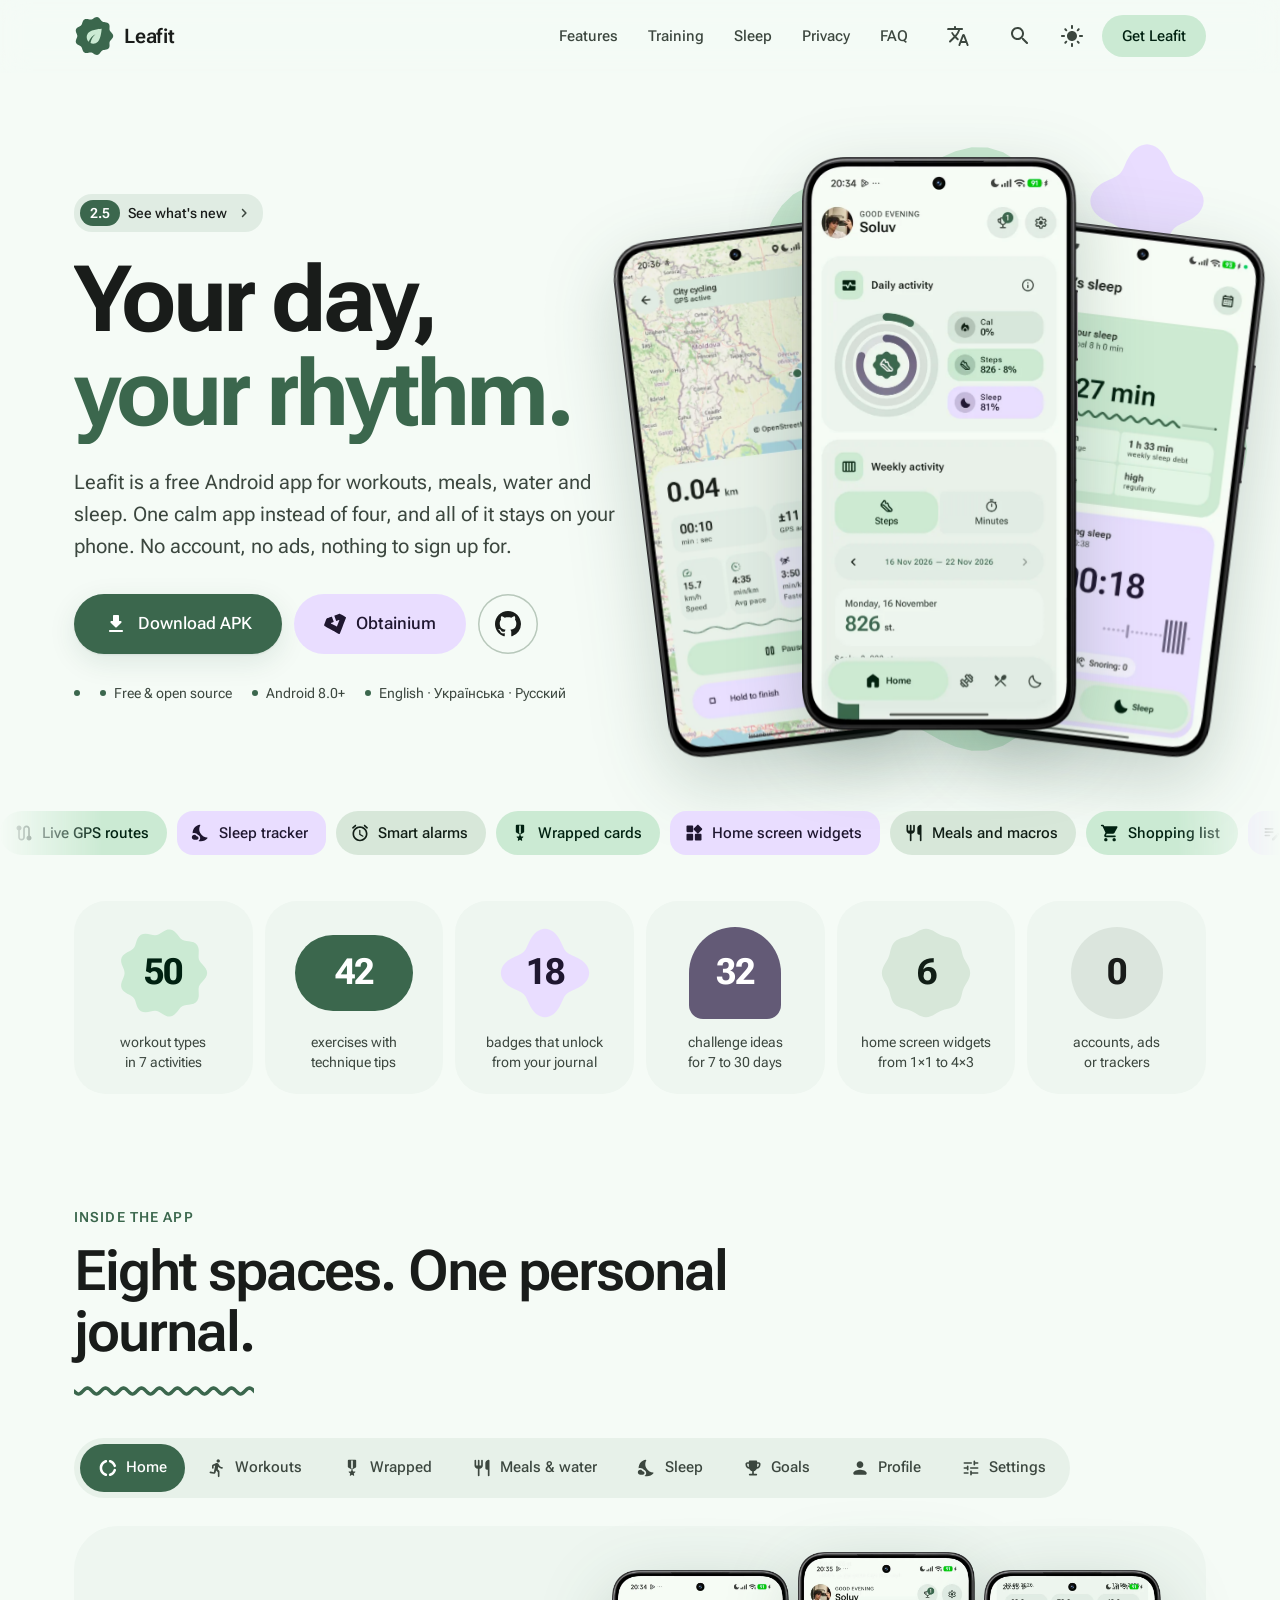
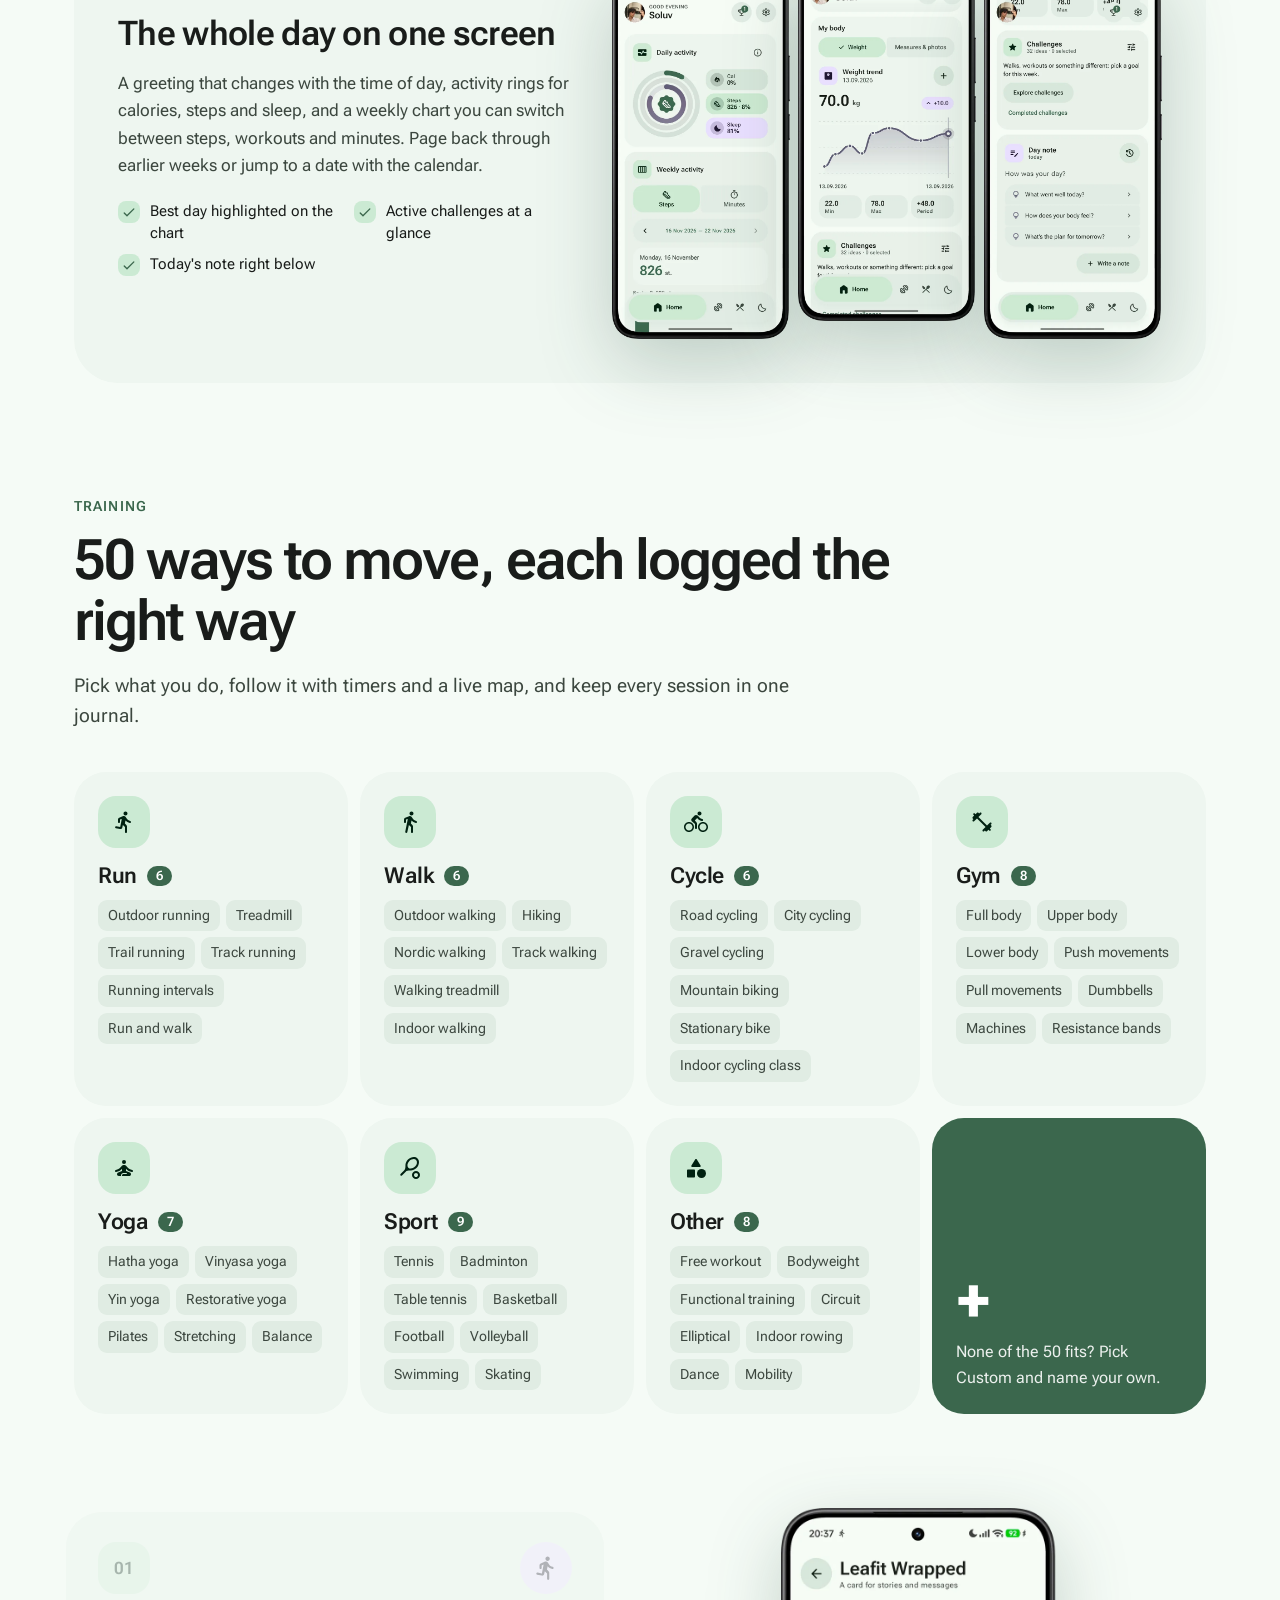
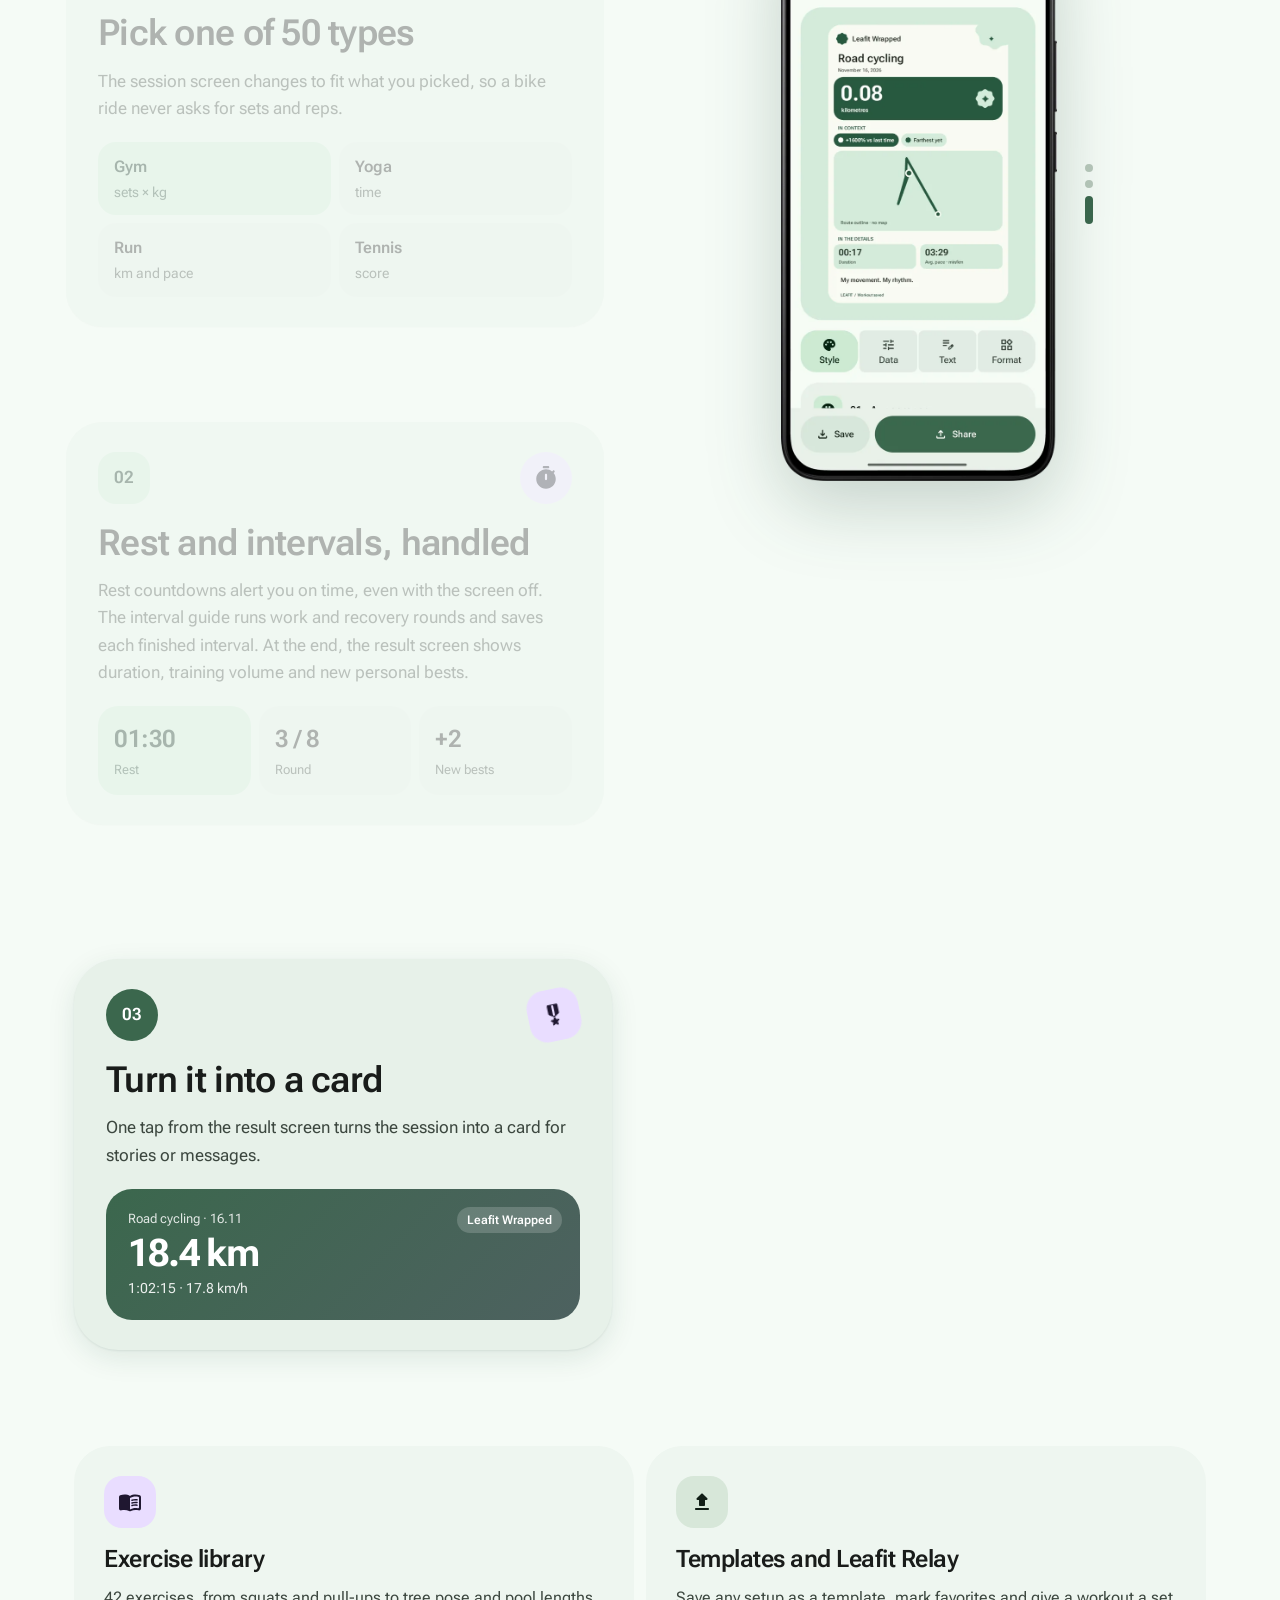
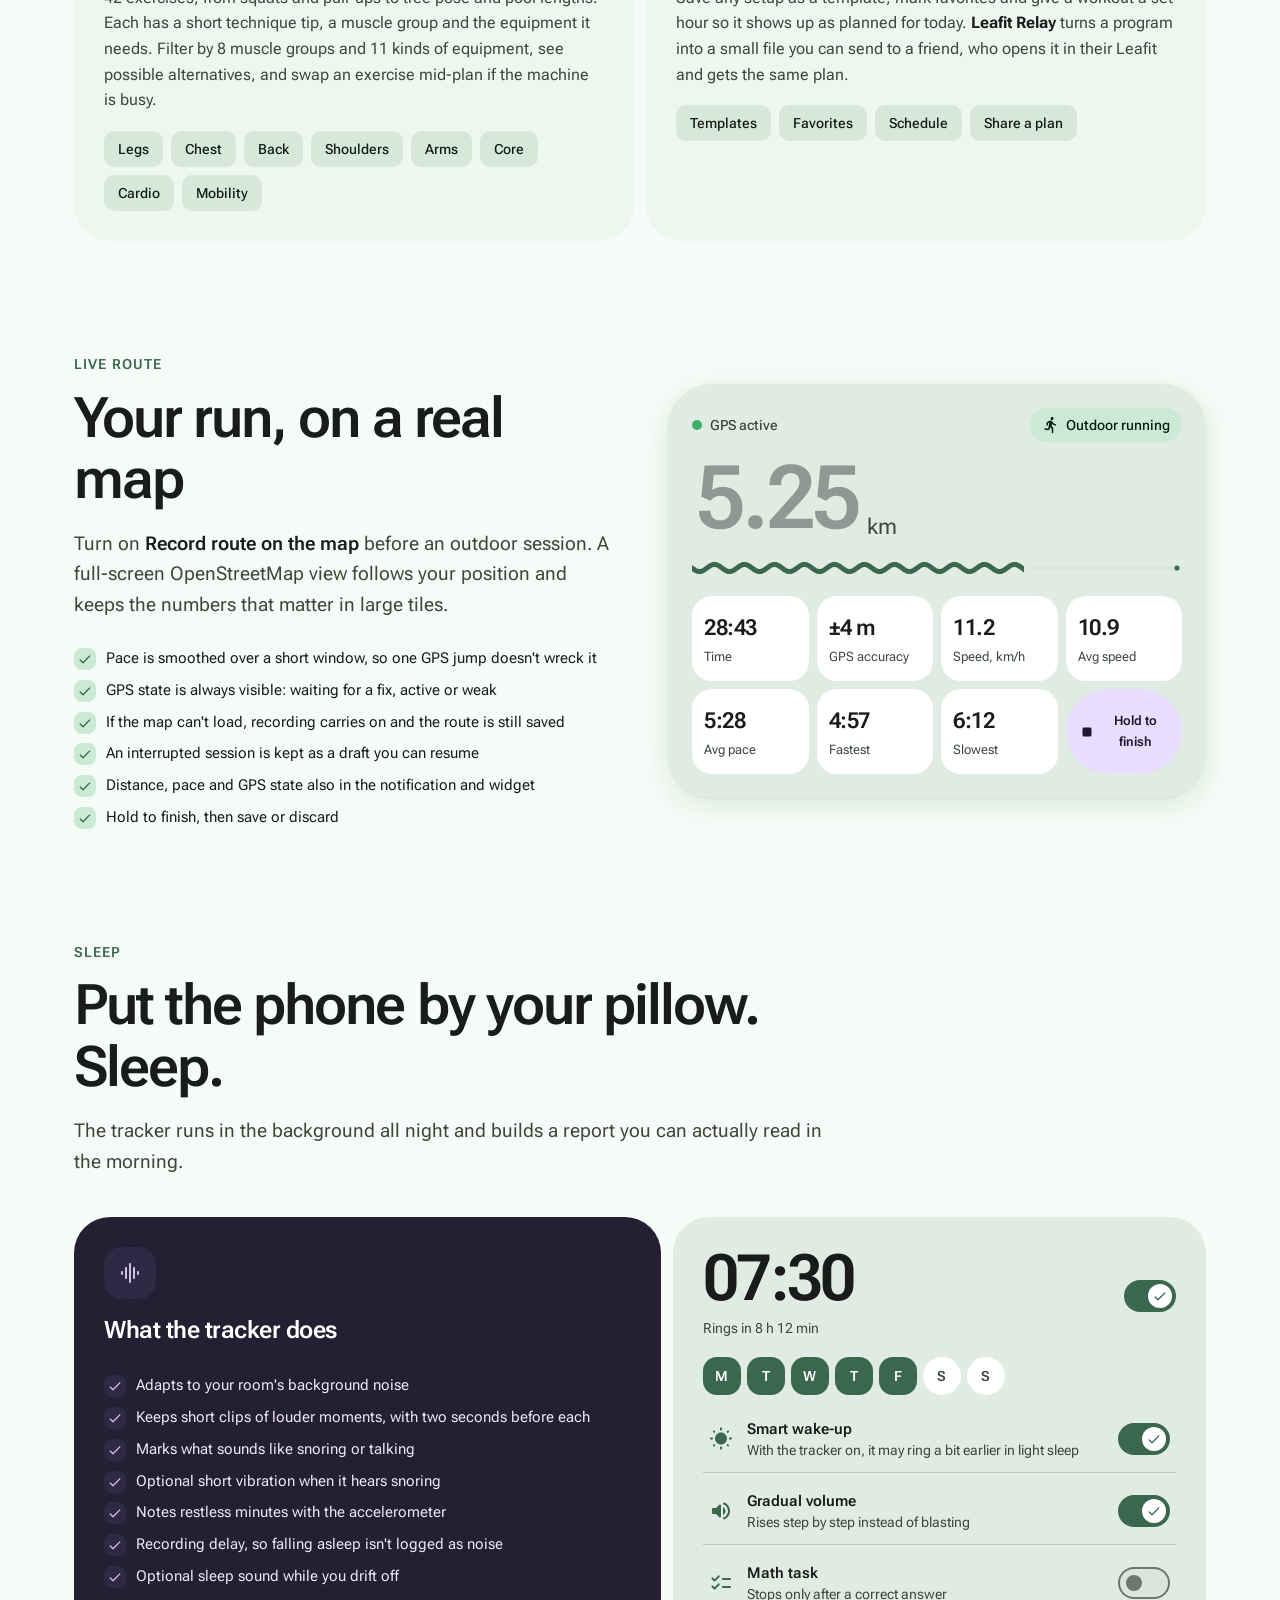
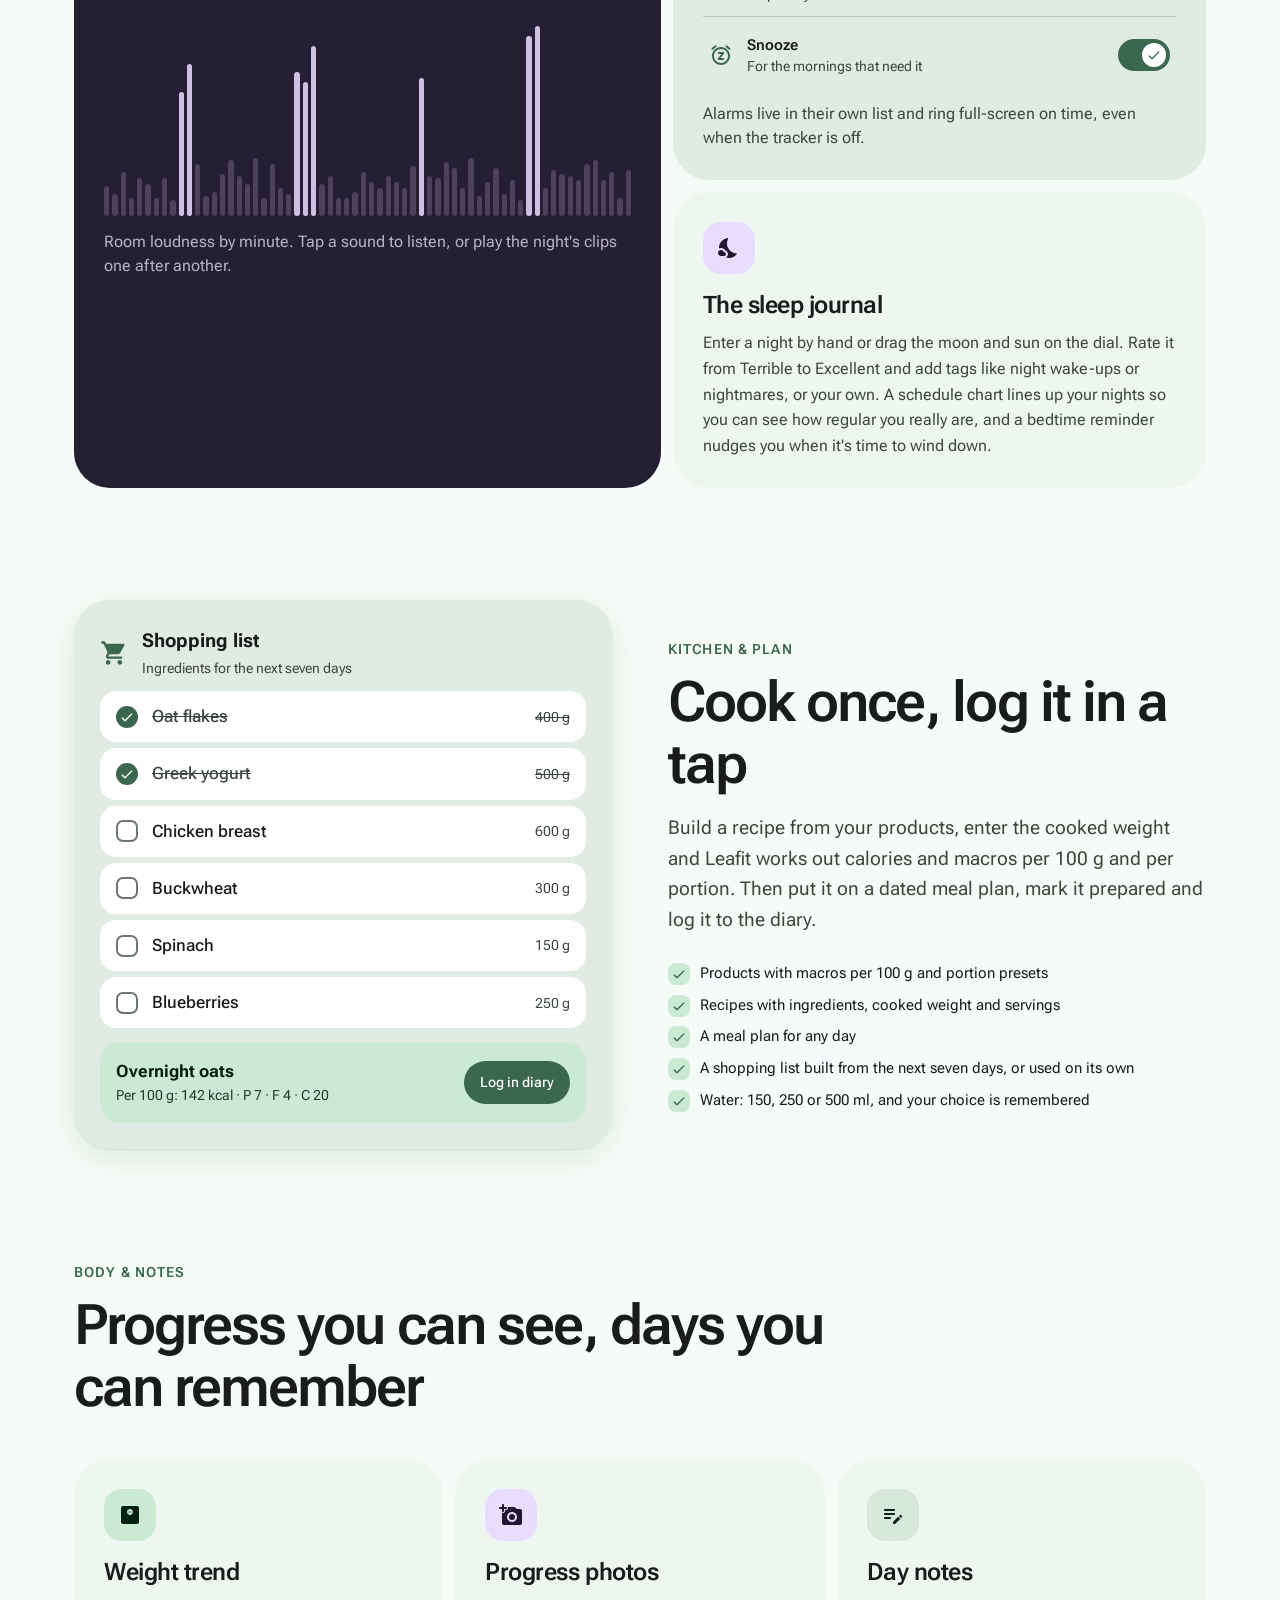
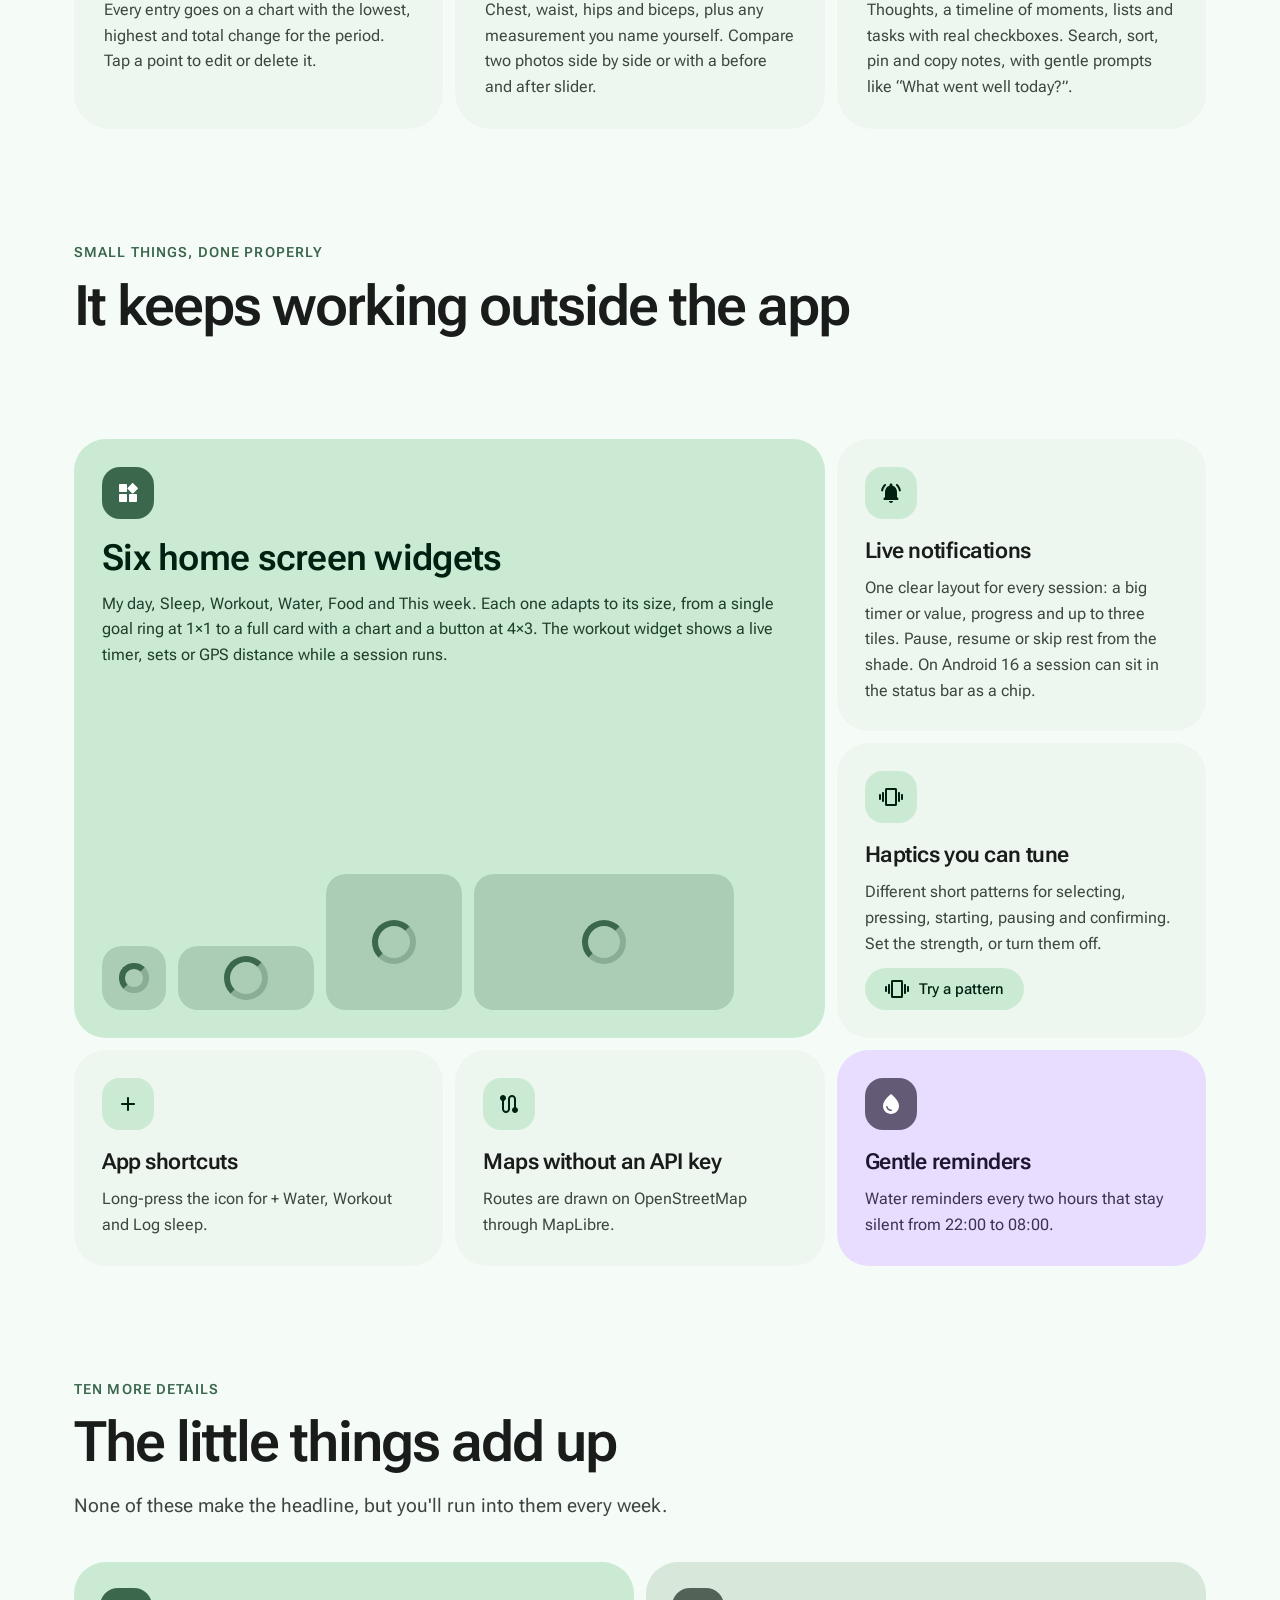
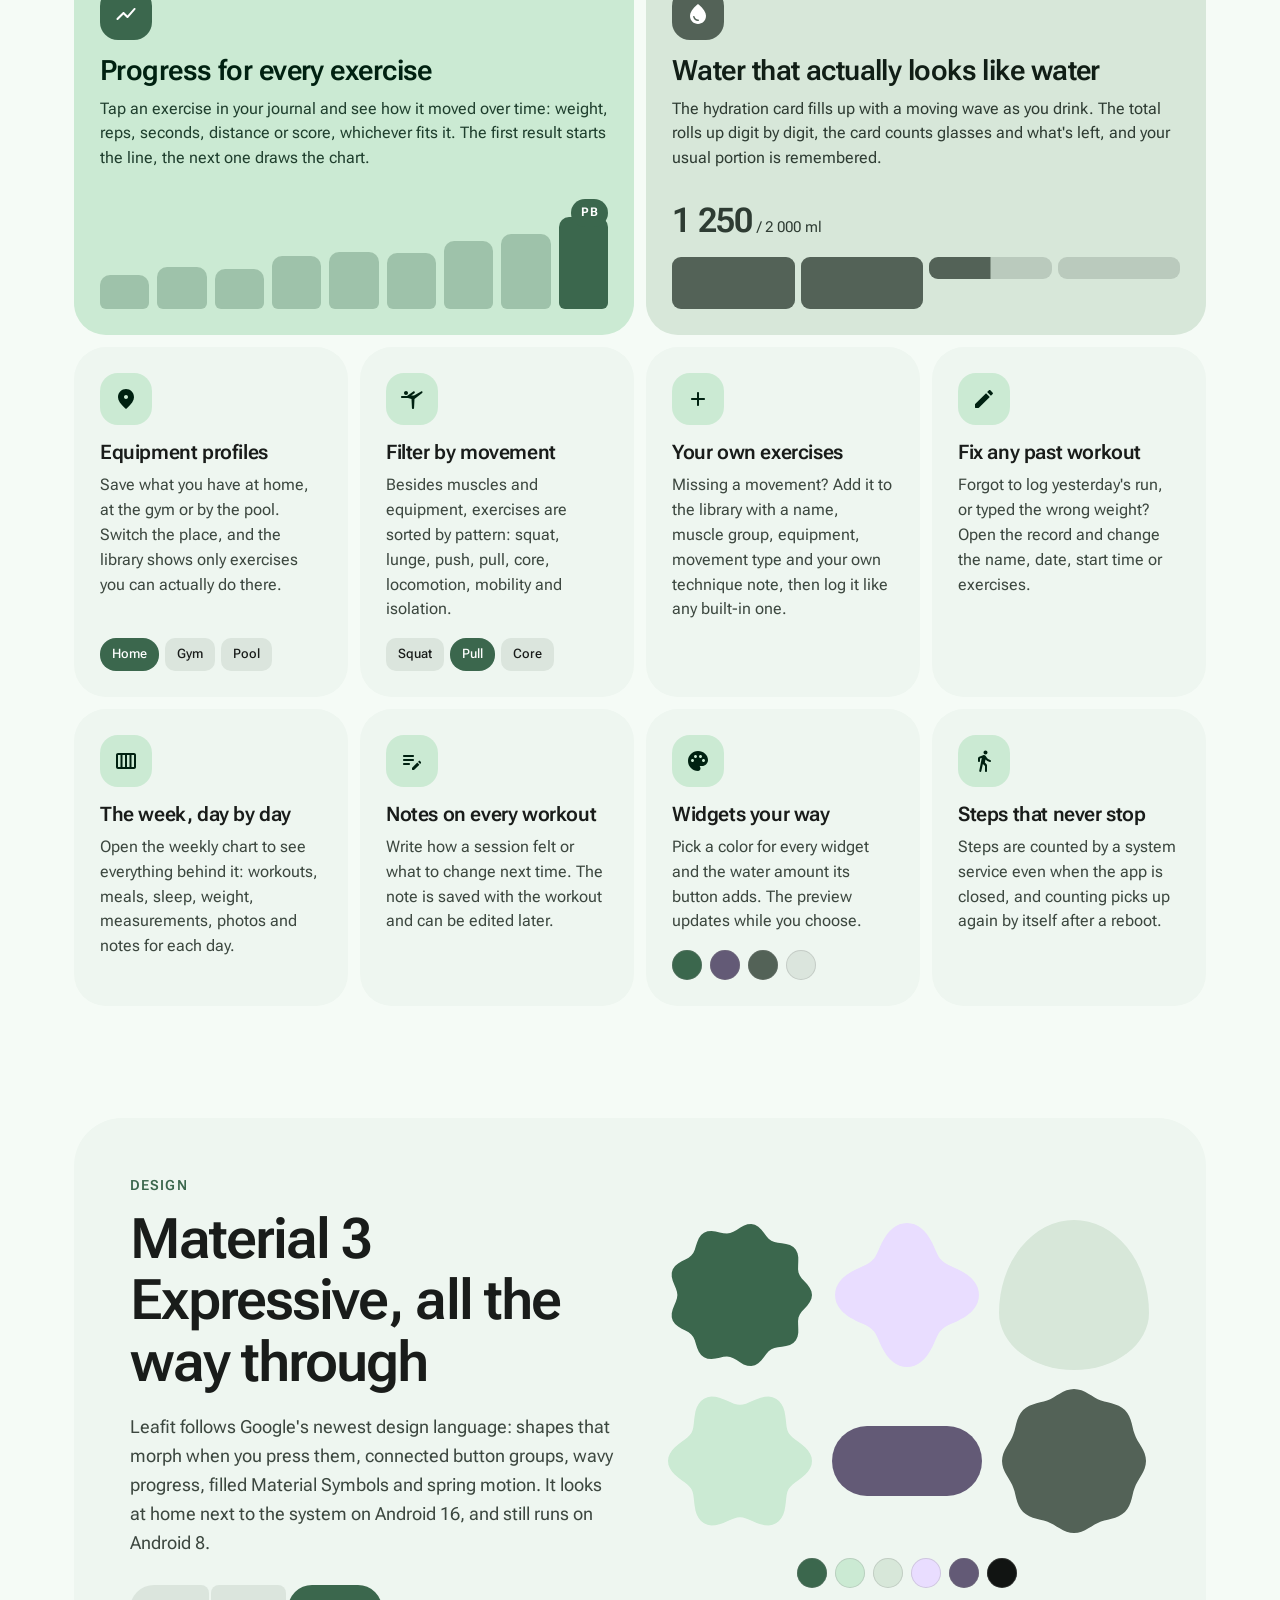
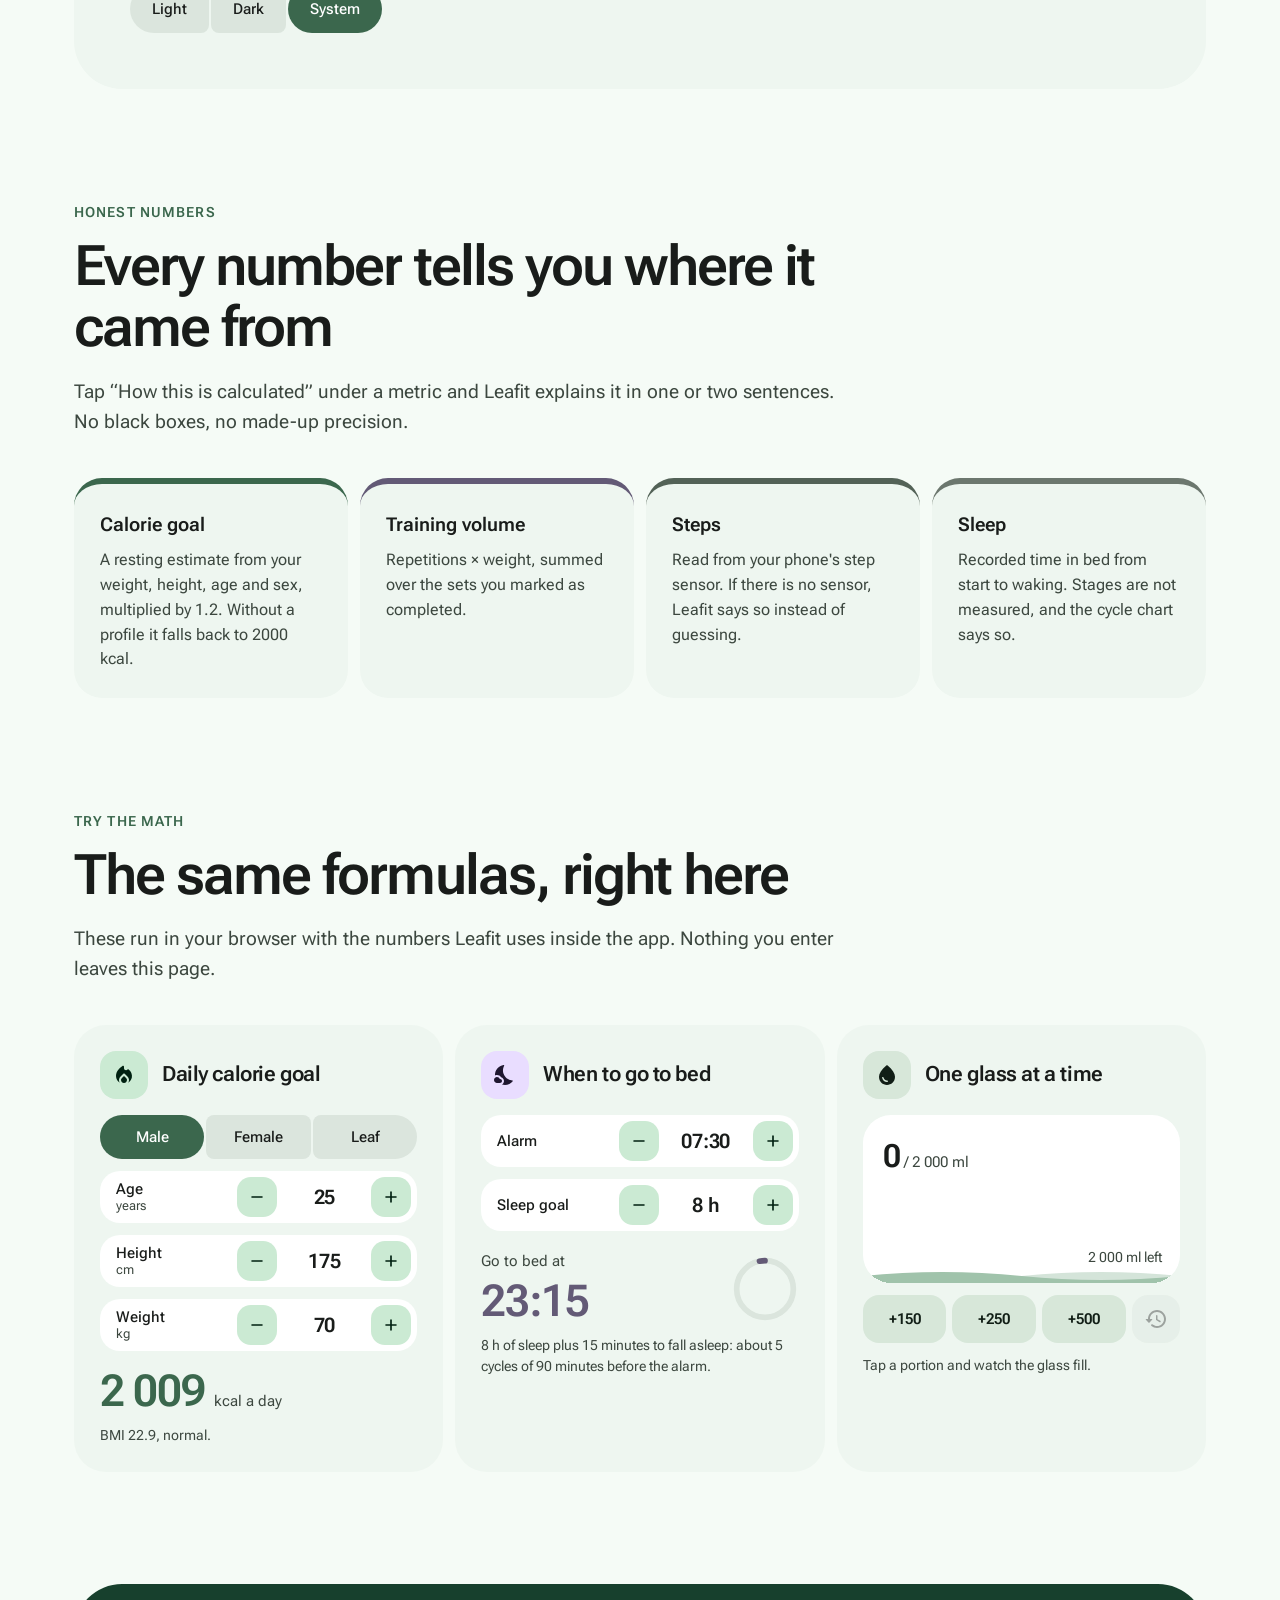
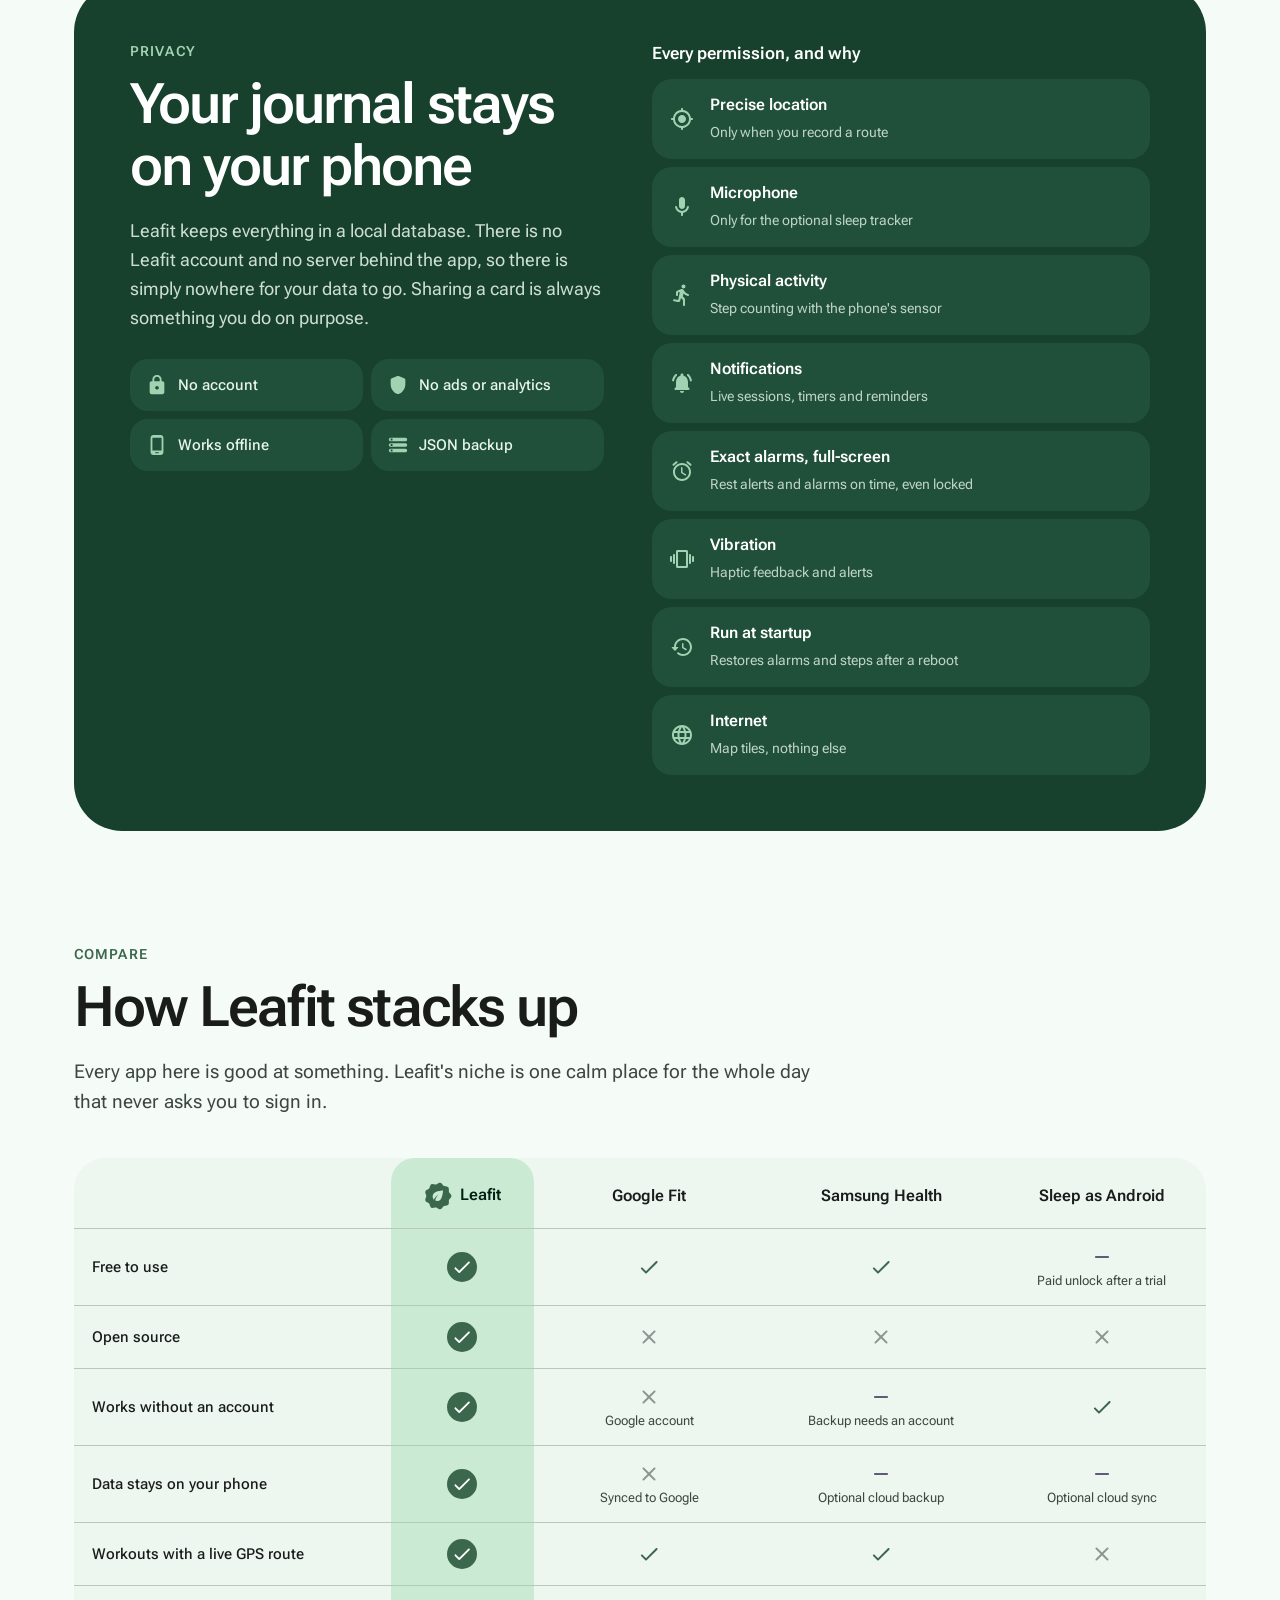
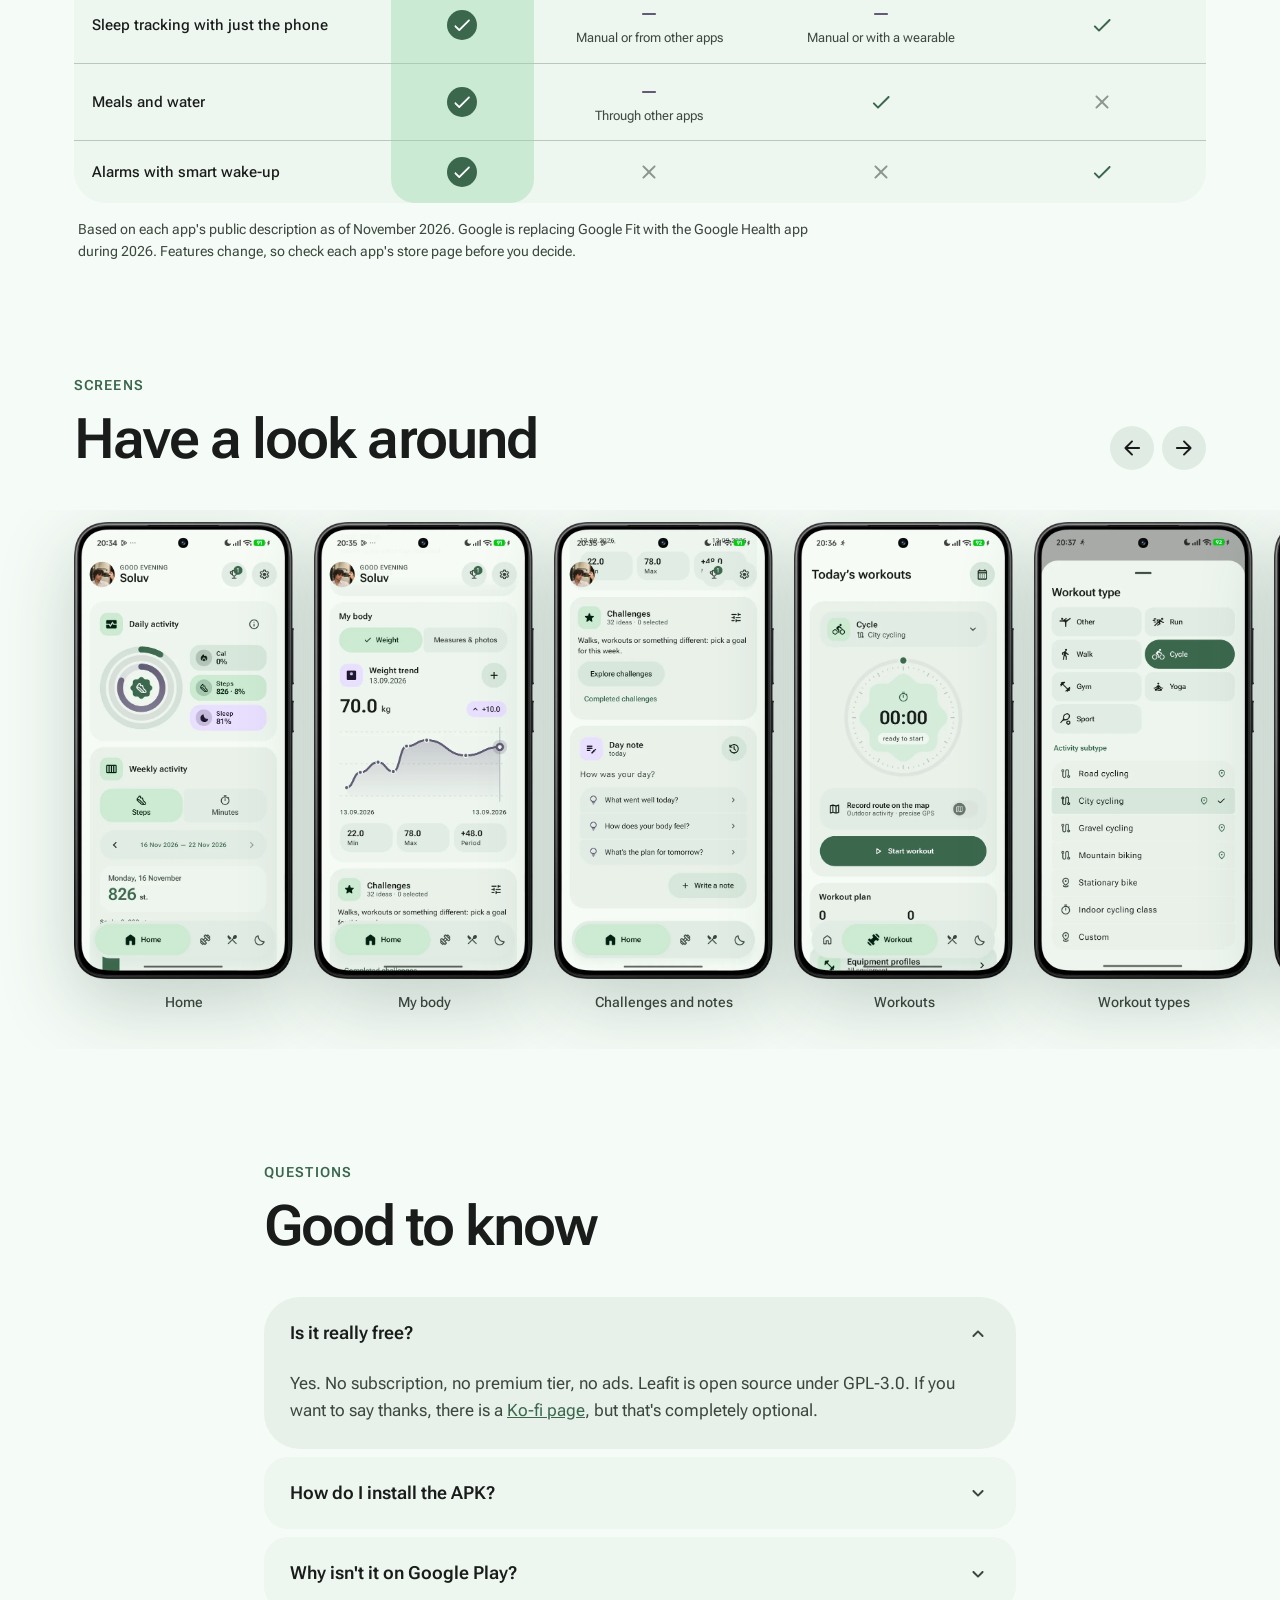
<file: index.html>
<!doctype html>
<html lang="en">
<head>
<meta charset="utf-8">
<meta name="viewport" content="width=device-width, initial-scale=1, viewport-fit=cover">
<title>Leafit: free workout, sleep and meal tracker for Android</title>
<meta name="description" content="Leafit is a free, open-source Android app for workouts with live GPS, sleep tracking with alarms, meals and water. No account, no ads, works offline.">
<meta name="theme-color" content="#F5FBF6" media="(prefers-color-scheme: light)">
<meta name="theme-color" content="#111412" media="(prefers-color-scheme: dark)">
<meta name="robots" content="index, follow, max-image-preview:large, max-snippet:-1">
<meta name="author" content="Soluv">
<link rel="canonical" href="https://leafitapp.github.io/">
<link rel="alternate" hreflang="en" href="https://leafitapp.github.io/">
<link rel="alternate" hreflang="uk" href="https://leafitapp.github.io/uk/">
<link rel="alternate" hreflang="ru" href="https://leafitapp.github.io/ru/">
<link rel="alternate" hreflang="x-default" href="https://leafitapp.github.io/">
<link rel="sitemap" type="application/xml" href="sitemap.xml">
<link rel="icon" type="image/svg+xml" href="assets/favicon.svg">
<link rel="apple-touch-icon" href="assets/icons/icon-180.png">
<link rel="manifest" href="manifest.webmanifest">
<meta property="og:type" content="website">
<meta property="og:site_name" content="Leafit">
<meta property="og:locale" content="en_US">
<meta property="og:title" content="Leafit: free workout, sleep and meal tracker for Android">
<meta property="og:description" content="Workouts, meals, water, sleep and notes in one calm Android app. No account, no ads, open source.">
<meta property="og:url" content="https://leafitapp.github.io/">
<meta property="og:image" content="https://leafitapp.github.io/assets/og.jpg">
<meta property="og:image:width" content="1280">
<meta property="og:image:height" content="640">
<meta property="og:image:alt" content="Leafit app screens: home, live GPS workout and sleep tracker">
<meta name="twitter:card" content="summary_large_image">
<meta name="twitter:title" content="Leafit: free workout, sleep and meal tracker for Android">
<meta name="twitter:description" content="Workouts with live GPS, a sleep tracker with alarms, meals and water in one calm app. No account, no ads, open source.">
<meta name="twitter:image" content="https://leafitapp.github.io/assets/og.jpg">
<script type="application/ld+json">[{"@context":"https://schema.org","@type":"SoftwareApplication","name":"Leafit","alternateName":"Leafit Android","description":"Free open-source Android app for workouts with live GPS routes, sleep tracking with alarms, meals and macros, water reminders, challenges and day notes. No account, no ads, works offline.","applicationCategory":"HealthApplication","applicationSubCategory":"Fitness tracker","operatingSystem":"Android 8.0+","softwareVersion":"2.5.0","downloadUrl":"https://github.com/So1uv/Leafit/releases/latest/download/Leafit.apk","installUrl":"https://github.com/So1uv/Leafit/releases/latest","codeRepository":"https://github.com/So1uv/Leafit","license":"https://www.gnu.org/licenses/gpl-3.0.html","isAccessibleForFree":true,"inLanguage":["en","uk","ru"],"url":"https://leafitapp.github.io/","image":"https://leafitapp.github.io/assets/og.jpg","screenshot":["https://leafitapp.github.io/screenshots/home.webp","https://leafitapp.github.io/screenshots/gps-live.webp","https://leafitapp.github.io/screenshots/sleep-tracker.webp","https://leafitapp.github.io/screenshots/wrapped.webp","https://leafitapp.github.io/screenshots/meals.webp"],"offers":{"@type":"Offer","price":"0","priceCurrency":"USD"},"author":{"@type":"Person","name":"Soluv","url":"https://github.com/So1uv"}},{"@context":"https://schema.org","@type":"WebSite","name":"Leafit","url":"https://leafitapp.github.io/"},{"@context":"https://schema.org","@type":"FAQPage","mainEntity":[{"@type":"Question","name":"Is it really free?","acceptedAnswer":{"@type":"Answer","text":"Yes. No subscription, no premium tier, no ads. Leafit is open source under GPL-3.0."}},{"@type":"Question","name":"How do I install the APK?","acceptedAnswer":{"@type":"Answer","text":"Download Leafit.apk on your phone and open it. Android will ask you once to allow installs from your browser or file manager."}},{"@type":"Question","name":"Which Android versions does Leafit support?","acceptedAnswer":{"@type":"Answer","text":"Android 8.0 and newer. It is tested on Samsung Galaxy S10, Xiaomi 15 and Pixel 7."}},{"@type":"Question","name":"Does the sleep tracker record audio?","acceptedAnswer":{"@type":"Answer","text":"Only if you turn the tracker on. Audio is analyzed on the device and only short clips of louder moments are kept, stored locally."}}]}]</script>
<link rel="preload" href="assets/fonts/roboto-flex-400.woff2" as="font" type="font/woff2" crossorigin>
<link rel="preload" href="assets/fonts/roboto-flex-600.woff2" as="font" type="font/woff2" crossorigin>
<link rel="stylesheet" href="assets/style.css?v=202611192120">
<script>try{var t=localStorage.getItem("leafit-theme");if(t)document.documentElement.dataset.theme=t}catch(e){}</script>
</head>
<body>
<svg width="0" height="0" style="position:absolute" aria-hidden="true"><symbol id="i-Share" viewBox="0 0 24 24"><path d="M18 16.08c-.76 0-1.44.3-1.96.77L8.91 12.7c.05-.23.09-.46.09-.7s-.04-.47-.09-.7l7.05-4.11c.54.5 1.25.81 2.04.81 1.66 0 3-1.34 3-3s-1.34-3-3-3-3 1.34-3 3c0 .24.04.47.09.7L8.04 9.81C7.5 9.31 6.79 9 6 9c-1.66 0-3 1.34-3 3s1.34 3 3 3c.79 0 1.5-.31 2.04-.81l7.12 4.16c-.05.21-.08.43-.08.65 0 1.61 1.31 2.92 2.92 2.92s2.92-1.31 2.92-2.92-1.31-2.92-2.92-2.92z"/></symbol><symbol id="i-QrCode" viewBox="0 0 24 24"><path d="M3 11h8V3H3v8zm2-6h4v4H5V5zM3 21h8v-8H3v8zm2-6h4v4H5v-4zM13 3v8h8V3h-8zm6 6h-4V5h4v4zM13 13h2v2h-2zM15 15h2v2h-2zM13 17h2v2h-2zM17 17h2v2h-2zM19 19h2v2h-2zM15 19h2v2h-2zM17 13h2v2h-2zM19 15h2v2h-2z"/></symbol><symbol id="i-Eco" viewBox="0 0 24 24"><path d="M6.05 8.05c-2.73 2.73-2.73 7.15-.02 9.88 1.47-3.4 4.09-6.24 7.36-7.93-2.77 2.34-4.71 5.61-5.39 9.32 2.6 1.23 5.8.78 7.95-1.37C19.43 14.47 20 4 20 4S9.53 4.57 6.05 8.05z"/></symbol><symbol id="i-Add" viewBox="0 0 24 24"><path d="M18,13h-5v5c0,0.55 -0.45,1 -1,1s-1,-0.45 -1,-1v-5H6c-0.55,0 -1,-0.45 -1,-1s0.45,-1 1,-1h5V6c0,-0.55 0.45,-1 1,-1s1,0.45 1,1v5h5c0.55,0 1,0.45 1,1s-0.45,1 -1,1z"/></symbol><symbol id="i-AddAPhoto" viewBox="0 0 24 24"><path d="M3,8c0,0.55 0.45,1 1,1s1,-0.45 1,-1V6h2c0.55,0 1,-0.45 1,-1s-0.45,-1 -1,-1H5V2c0,-0.55 -0.45,-1 -1,-1s-1,0.45 -1,1v2H1c-0.55,0 -1,0.45 -1,1s0.45,1 1,1h2v2z"/><path d="M13,14m-3,0a3,3 0,1 1,6 0a3,3 0,1 1,-6 0"/><path d="M21,6h-3.17l-1.24,-1.35c-0.37,-0.41 -0.91,-0.65 -1.47,-0.65h-6.4c0.17,0.3 0.28,0.63 0.28,1 0,1.1 -0.9,2 -2,2L6,7v1c0,1.1 -0.9,2 -2,2 -0.37,0 -0.7,-0.11 -1,-0.28L3,20c0,1.1 0.9,2 2,2h16c1.1,0 2,-0.9 2,-2L23,8c0,-1.1 -0.9,-2 -2,-2zM13,19c-2.76,0 -5,-2.24 -5,-5s2.24,-5 5,-5 5,2.24 5,5 -2.24,5 -5,5z"/></symbol><symbol id="i-Alarm" viewBox="0 0 24 24"><path d="M15.87,15.25l-3.37,-2L12.5,8.72c0,-0.4 -0.32,-0.72 -0.72,-0.72h-0.06c-0.4,0 -0.72,0.32 -0.72,0.72v4.72c0,0.35 0.18,0.68 0.49,0.86l3.65,2.19c0.34,0.2 0.78,0.1 0.98,-0.24 0.21,-0.35 0.1,-0.8 -0.25,-1zM21.18,5.01L18.1,2.45c-0.42,-0.35 -1.05,-0.3 -1.41,0.13 -0.35,0.42 -0.29,1.05 0.13,1.41l3.07,2.56c0.42,0.35 1.05,0.3 1.41,-0.13 0.36,-0.42 0.3,-1.05 -0.12,-1.41zM4.1,6.55l3.07,-2.56c0.43,-0.36 0.49,-0.99 0.13,-1.41 -0.35,-0.43 -0.98,-0.48 -1.4,-0.13L2.82,5.01c-0.42,0.36 -0.48,0.99 -0.12,1.41 0.35,0.43 0.98,0.48 1.4,0.13zM12,4c-4.97,0 -9,4.03 -9,9s4.03,9 9,9 9,-4.03 9,-9 -4.03,-9 -9,-9zM12,20c-3.86,0 -7,-3.14 -7,-7s3.14,-7 7,-7 7,3.14 7,7 -3.14,7 -7,7z"/></symbol><symbol id="i-ArrowBack" viewBox="0 0 24 24"><path d="M19,11H7.83l4.88,-4.88c0.39,-0.39 0.39,-1.03 0,-1.42 -0.39,-0.39 -1.02,-0.39 -1.41,0l-6.59,6.59c-0.39,0.39 -0.39,1.02 0,1.41l6.59,6.59c0.39,0.39 1.02,0.39 1.41,0 0.39,-0.39 0.39,-1.02 0,-1.41L7.83,13H19c0.55,0 1,-0.45 1,-1s-0.45,-1 -1,-1z"/></symbol><symbol id="i-ArrowForward" viewBox="0 0 24 24"><path d="M5,13h11.17l-4.88,4.88c-0.39,0.39 -0.39,1.03 0,1.42 0.39,0.39 1.02,0.39 1.41,0l6.59,-6.59c0.39,-0.39 0.39,-1.02 0,-1.41l-6.58,-6.6c-0.39,-0.39 -1.02,-0.39 -1.41,0 -0.39,0.39 -0.39,1.02 0,1.41L16.17,11H5c-0.55,0 -1,0.45 -1,1s0.45,1 1,1z"/></symbol><symbol id="i-AwardStar" viewBox="0 0 24 24"><path d="M17,10.43V3c0,-0.55 -0.45,-1 -1,-1H8C7.45,2 7,2.45 7,3v7.43c0,0.35 0.18,0.68 0.49,0.86l4.18,2.51l-0.99,2.34l-2.22,0.19C8,16.37 7.82,16.92 8.16,17.21l1.69,1.46l-0.51,2.18c-0.1,0.43 0.37,0.77 0.75,0.54L12,20.23l1.91,1.15c0.38,0.23 0.85,-0.11 0.75,-0.54l-0.51,-2.18l1.69,-1.46c0.33,-0.29 0.16,-0.84 -0.29,-0.88l-2.22,-0.19l-0.99,-2.34l4.18,-2.51C16.82,11.11 17,10.79 17,10.43zM13,12.23l-1,0.6l-1,-0.6V3h2V12.23z"/></symbol><symbol id="i-Category" viewBox="0 0 24 24"><path d="M11.15,3.4L7.43,9.48c-0.41,0.66 0.07,1.52 0.85,1.52h7.43c0.78,0 1.26,-0.86 0.85,-1.52L12.85,3.4c-0.39,-0.64 -1.31,-0.64 -1.7,0z"/><path d="M17.5,17.5m-4.5,0a4.5,4.5 0,1 1,9 0a4.5,4.5 0,1 1,-9 0"/><path d="M4,21.5h6c0.55,0 1,-0.45 1,-1v-6c0,-0.55 -0.45,-1 -1,-1H4c-0.55,0 -1,0.45 -1,1v6c0,0.55 0.45,1 1,1z"/></symbol><symbol id="i-Checklist" viewBox="0 0 24 24"><path d="M22,8c0,-0.55 -0.45,-1 -1,-1h-7c-0.55,0 -1,0.45 -1,1s0.45,1 1,1h7C21.55,9 22,8.55 22,8zM13,16c0,0.55 0.45,1 1,1h7c0.55,0 1,-0.45 1,-1c0,-0.55 -0.45,-1 -1,-1h-7C13.45,15 13,15.45 13,16zM10.47,4.63c0.39,0.39 0.39,1.02 0,1.41l-4.23,4.25c-0.39,0.39 -1.02,0.39 -1.42,0L2.7,8.16c-0.39,-0.39 -0.39,-1.02 0,-1.41c0.39,-0.39 1.02,-0.39 1.41,0l1.42,1.42l3.54,-3.54C9.45,4.25 10.09,4.25 10.47,4.63zM10.48,12.64c0.39,0.39 0.39,1.02 0,1.41l-4.23,4.25c-0.39,0.39 -1.02,0.39 -1.42,0L2.7,16.16c-0.39,-0.39 -0.39,-1.02 0,-1.41s1.02,-0.39 1.41,0l1.42,1.42l3.54,-3.54C9.45,12.25 10.09,12.25 10.48,12.64L10.48,12.64z"/></symbol><symbol id="i-ChevronRight" viewBox="0 0 24 24"><path d="M9.29,6.71c-0.39,0.39 -0.39,1.02 0,1.41L13.17,12l-3.88,3.88c-0.39,0.39 -0.39,1.02 0,1.41 0.39,0.39 1.02,0.39 1.41,0l4.59,-4.59c0.39,-0.39 0.39,-1.02 0,-1.41L10.7,6.7c-0.38,-0.38 -1.02,-0.38 -1.41,0.01z"/></symbol><symbol id="i-Close" viewBox="0 0 24 24"><path d="M18.3,5.71c-0.39,-0.39 -1.02,-0.39 -1.41,0L12,10.59 7.11,5.7c-0.39,-0.39 -1.02,-0.39 -1.41,0 -0.39,0.39 -0.39,1.02 0,1.41L10.59,12 5.7,16.89c-0.39,0.39 -0.39,1.02 0,1.41 0.39,0.39 1.02,0.39 1.41,0L12,13.41l4.89,4.89c0.39,0.39 1.02,0.39 1.41,0 0.39,-0.39 0.39,-1.02 0,-1.41L13.41,12l4.89,-4.89c0.38,-0.38 0.38,-1.02 0,-1.4z"/></symbol><symbol id="i-DarkMode" viewBox="0 0 24 24"><path d="M11.01,3.05C6.51,3.54 3,7.36 3,12c0,4.97 4.03,9 9,9c4.63,0 8.45,-3.5 8.95,-8c0.09,-0.79 -0.78,-1.42 -1.54,-0.95c-0.84,0.54 -1.84,0.85 -2.91,0.85c-2.98,0 -5.4,-2.42 -5.4,-5.4c0,-1.06 0.31,-2.06 0.84,-2.89C12.39,3.94 11.9,2.98 11.01,3.05z"/></symbol><symbol id="i-Database" viewBox="0 0 24 24"><path d="M4,20h16c1.1,0 2,-0.9 2,-2s-0.9,-2 -2,-2L4,16c-1.1,0 -2,0.9 -2,2s0.9,2 2,2zM4,17h2v2L4,19v-2zM2,6c0,1.1 0.9,2 2,2h16c1.1,0 2,-0.9 2,-2s-0.9,-2 -2,-2L4,4c-1.1,0 -2,0.9 -2,2zM6,7L4,7L4,5h2v2zM4,14h16c1.1,0 2,-0.9 2,-2s-0.9,-2 -2,-2L4,10c-1.1,0 -2,0.9 -2,2s0.9,2 2,2zM4,11h2v2L4,13v-2z"/></symbol><symbol id="i-DirectionsBike" viewBox="0 0 24 24"><path d="M15.5,5.5c1.1,0 2,-0.9 2,-2s-0.9,-2 -2,-2 -2,0.9 -2,2 0.9,2 2,2zM5,12c-2.8,0 -5,2.2 -5,5s2.2,5 5,5 5,-2.2 5,-5 -2.2,-5 -5,-5zM5,20.5c-1.9,0 -3.5,-1.6 -3.5,-3.5s1.6,-3.5 3.5,-3.5 3.5,1.6 3.5,3.5 -1.6,3.5 -3.5,3.5zM10.8,10.5l2.4,-2.4 0.8,0.8c1.06,1.06 2.38,1.78 3.96,2.02 0.6,0.09 1.14,-0.39 1.14,-1 0,-0.49 -0.37,-0.91 -0.85,-0.99 -1.11,-0.18 -2.02,-0.71 -2.75,-1.43l-1.9,-1.9c-0.5,-0.4 -1,-0.6 -1.6,-0.6s-1.1,0.2 -1.4,0.6L7.8,8.4c-0.4,0.4 -0.6,0.9 -0.6,1.4 0,0.6 0.2,1.1 0.6,1.4L11,14v4c0,0.55 0.45,1 1,1s1,-0.45 1,-1v-4.4c0,-0.52 -0.2,-1.01 -0.55,-1.38L10.8,10.5zM19,12c-2.8,0 -5,2.2 -5,5s2.2,5 5,5 5,-2.2 5,-5 -2.2,-5 -5,-5zM19,20.5c-1.9,0 -3.5,-1.6 -3.5,-3.5s1.6,-3.5 3.5,-3.5 3.5,1.6 3.5,3.5 -1.6,3.5 -3.5,3.5z"/></symbol><symbol id="i-DirectionsRun" viewBox="0 0 24 24"><path d="M13.49,5.48c1.1,0 2,-0.9 2,-2s-0.9,-2 -2,-2 -2,0.9 -2,2 0.9,2 2,2zM10.32,17.48l0.57,-2.5 2.1,2v5c0,0.55 0.45,1 1,1s1,-0.45 1,-1v-5.64c0,-0.55 -0.22,-1.07 -0.62,-1.45l-1.48,-1.41 0.6,-3c1.07,1.24 2.62,2.13 4.36,2.41 0.6,0.09 1.14,-0.39 1.14,-1 0,-0.49 -0.36,-0.9 -0.85,-0.98 -1.52,-0.25 -2.78,-1.15 -3.45,-2.33l-1,-1.6c-0.4,-0.6 -1,-1 -1.7,-1 -0.3,0 -0.5,0.1 -0.8,0.1L7.21,7.76c-0.74,0.32 -1.22,1.04 -1.22,1.85v2.37c0,0.55 0.45,1 1,1s1,-0.45 1,-1v-2.4l1.8,-0.7 -1.6,8.1 -3.92,-0.8c-0.54,-0.11 -1.07,0.24 -1.18,0.78L3.09,17c-0.11,0.54 0.24,1.07 0.78,1.18l4.11,0.82c1.06,0.21 2.1,-0.46 2.34,-1.52z"/></symbol><symbol id="i-DirectionsWalk" viewBox="0 0 24 24"><path d="M13.5,5.5c1.1,0 2,-0.9 2,-2s-0.9,-2 -2,-2 -2,0.9 -2,2 0.9,2 2,2zM9.8,8.9L7.24,21.81c-0.13,0.61 0.35,1.19 0.98,1.19h0.08c0.47,0 0.87,-0.32 0.98,-0.78L10.9,15l2.1,2v5c0,0.55 0.45,1 1,1s1,-0.45 1,-1v-5.64c0,-0.55 -0.22,-1.07 -0.62,-1.45L12.9,13.5l0.6,-3c1.07,1.24 2.62,2.13 4.36,2.41 0.6,0.09 1.14,-0.39 1.14,-1 0,-0.49 -0.36,-0.9 -0.85,-0.98 -1.52,-0.25 -2.78,-1.15 -3.45,-2.33l-1,-1.6c-0.56,-0.89 -1.68,-1.25 -2.65,-0.84L7.22,7.78C6.48,8.1 6,8.82 6,9.63V12c0,0.55 0.45,1 1,1s1,-0.45 1,-1V9.6l1.8,-0.7"/></symbol><symbol id="i-DonutLarge" viewBox="0 0 24 24"><path d="M14.07,5.32C16.26,6 18,7.74 18.68,9.93c0.19,0.63 0.76,1.07 1.41,1.07h0.04c1,0 1.72,-0.96 1.43,-1.91 -0.97,-3.18 -3.48,-5.69 -6.66,-6.66 -0.94,-0.29 -1.9,0.43 -1.9,1.43v0.04c0,0.66 0.44,1.23 1.07,1.42zM18.68,14.07c-0.68,2.2 -2.42,3.93 -4.61,4.61 -0.63,0.19 -1.07,0.76 -1.07,1.41v0.04c0,1 0.96,1.72 1.91,1.43 3.18,-0.97 5.69,-3.48 6.66,-6.66 0.29,-0.95 -0.43,-1.91 -1.42,-1.91h-0.05c-0.66,0.01 -1.23,0.45 -1.42,1.08zM11,20.11c0,-0.67 -0.45,-1.24 -1.09,-1.44C7.07,17.78 5,15.13 5,12s2.07,-5.78 4.91,-6.67c0.64,-0.2 1.09,-0.77 1.09,-1.44v-0.01c0,-1 -0.97,-1.74 -1.93,-1.44C4.98,3.69 2,7.5 2,12c0,4.5 2.98,8.31 7.07,9.56 0.96,0.3 1.93,-0.44 1.93,-1.45z"/></symbol><symbol id="i-EditNote" viewBox="0 0 24 24"><path d="M14,11c0,0.55 -0.45,1 -1,1H4c-0.55,0 -1,-0.45 -1,-1s0.45,-1 1,-1h9C13.55,10 14,10.45 14,11zM3,7c0,0.55 0.45,1 1,1h9c0.55,0 1,-0.45 1,-1s-0.45,-1 -1,-1H4C3.45,6 3,6.45 3,7zM10,15c0,-0.55 -0.45,-1 -1,-1H4c-0.55,0 -1,0.45 -1,1s0.45,1 1,1h5C9.55,16 10,15.55 10,15zM18.01,12.87l0.71,-0.71c0.39,-0.39 1.02,-0.39 1.41,0l0.71,0.71c0.39,0.39 0.39,1.02 0,1.41l-0.71,0.71L18.01,12.87zM17.3,13.58l-5.16,5.16C12.05,18.83 12,18.95 12,19.09v1.41c0,0.28 0.22,0.5 0.5,0.5h1.41c0.13,0 0.26,-0.05 0.35,-0.15l5.16,-5.16L17.3,13.58z"/></symbol><symbol id="i-EmojiEvents" viewBox="0 0 24 24"><path d="M19,5h-2V4c0,-0.55 -0.45,-1 -1,-1H8C7.45,3 7,3.45 7,4v1H5C3.9,5 3,5.9 3,7v1c0,2.55 1.92,4.63 4.39,4.94c0.63,1.5 1.98,2.63 3.61,2.96V19H8c-0.55,0 -1,0.45 -1,1v0c0,0.55 0.45,1 1,1h8c0.55,0 1,-0.45 1,-1v0c0,-0.55 -0.45,-1 -1,-1h-3v-3.1c1.63,-0.33 2.98,-1.46 3.61,-2.96C19.08,12.63 21,10.55 21,8V7C21,5.9 20.1,5 19,5zM5,8V7h2v3.82C5.84,10.4 5,9.3 5,8zM19,8c0,1.3 -0.84,2.4 -2,2.82V7h2V8z"/></symbol><symbol id="i-ExpandMore" viewBox="0 0 24 24"><path d="M15.88,9.29L12,13.17 8.12,9.29c-0.39,-0.39 -1.02,-0.39 -1.41,0 -0.39,0.39 -0.39,1.02 0,1.41l4.59,4.59c0.39,0.39 1.02,0.39 1.41,0l4.59,-4.59c0.39,-0.39 0.39,-1.02 0,-1.41 -0.39,-0.38 -1.03,-0.39 -1.42,0z"/></symbol><symbol id="i-FileDownload" viewBox="0 0 24 24"><path d="M16.59,9H15V4c0,-0.55 -0.45,-1 -1,-1h-4C9.45,3 9,3.45 9,4v5H7.41c-0.89,0 -1.34,1.08 -0.71,1.71l4.59,4.59c0.39,0.39 1.02,0.39 1.41,0l4.59,-4.59C17.92,10.08 17.48,9 16.59,9zM5,19c0,0.55 0.45,1 1,1h12c0.55,0 1,-0.45 1,-1s-0.45,-1 -1,-1H6C5.45,18 5,18.45 5,19z"/></symbol><symbol id="i-FitnessCenter" viewBox="0 0 24 24"><path d="M20.57,14.86l0.72,-0.72c0.39,-0.39 0.39,-1.02 0,-1.41l-0.02,-0.02c-0.39,-0.39 -1.02,-0.39 -1.41,0L17,15.57 8.43,7l2.86,-2.86c0.39,-0.39 0.39,-1.02 0,-1.41l-0.02,-0.02c-0.39,-0.39 -1.02,-0.39 -1.41,0l-0.72,0.72 -0.72,-0.72c-0.39,-0.39 -1.03,-0.39 -1.42,0L5.57,4.14l-0.72,-0.72c-0.39,-0.39 -1.04,-0.39 -1.43,0 -0.39,0.39 -0.39,1.04 0,1.43l0.72,0.72L2.71,7c-0.39,0.39 -0.39,1.02 0,1.41l0.72,0.72 -0.72,0.73c-0.39,0.39 -0.39,1.02 0,1.41l0.02,0.02c0.39,0.39 1.02,0.39 1.41,0L7,8.43 15.57,17l-2.86,2.86c-0.39,0.39 -0.39,1.02 0,1.41l0.02,0.02c0.39,0.39 1.02,0.39 1.41,0l0.72,-0.72 0.72,0.72c0.39,0.39 1.02,0.39 1.41,0l1.43,-1.43 0.72,0.72c0.39,0.39 1.04,0.39 1.43,0 0.39,-0.39 0.39,-1.04 0,-1.43l-0.72,-0.72L21.29,17c0.39,-0.39 0.39,-1.02 0,-1.41l-0.72,-0.73z"/></symbol><symbol id="i-GraphicEq" viewBox="0 0 24 24"><path d="M8,18c0.55,0 1,-0.45 1,-1L9,7c0,-0.55 -0.45,-1 -1,-1s-1,0.45 -1,1v10c0,0.55 0.45,1 1,1zM12,22c0.55,0 1,-0.45 1,-1L13,3c0,-0.55 -0.45,-1 -1,-1s-1,0.45 -1,1v18c0,0.55 0.45,1 1,1zM4,14c0.55,0 1,-0.45 1,-1v-2c0,-0.55 -0.45,-1 -1,-1s-1,0.45 -1,1v2c0,0.55 0.45,1 1,1zM16,18c0.55,0 1,-0.45 1,-1L17,7c0,-0.55 -0.45,-1 -1,-1s-1,0.45 -1,1v10c0,0.55 0.45,1 1,1zM19,11v2c0,0.55 0.45,1 1,1s1,-0.45 1,-1v-2c0,-0.55 -0.45,-1 -1,-1s-1,0.45 -1,1z"/></symbol><symbol id="i-Grocery" viewBox="0 0 24 24"><path d="M7,18c-1.1,0 -1.99,0.9 -1.99,2S5.9,22 7,22s2,-0.9 2,-2 -0.9,-2 -2,-2zM2,4h1l3.6,7.59 -1.35,2.44C4.52,15.37 5.48,17 7,17h11c0.55,0 1,-0.45 1,-1s-0.45,-1 -1,-1L7,15l1.1,-2h7.45c0.75,0 1.41,-0.41 1.75,-1.03l3.58,-6.49c0.37,-0.66 -0.11,-1.48 -0.87,-1.48L5.21,4l-0.67,-1.43c-0.16,-0.35 -0.52,-0.57 -0.9,-0.57L2,2c-0.55,0 -1,0.45 -1,1s0.45,1 1,1zM17,18c-1.1,0 -1.99,0.9 -1.99,2s0.89,2 1.99,2 2,-0.9 2,-2 -0.9,-2 -2,-2z"/></symbol><symbol id="i-Info" viewBox="0 0 24 24"><path d="M12,2C6.48,2 2,6.48 2,12s4.48,10 10,10 10,-4.48 10,-10S17.52,2 12,2zM12,17c-0.55,0 -1,-0.45 -1,-1v-4c0,-0.55 0.45,-1 1,-1s1,0.45 1,1v4c0,0.55 -0.45,1 -1,1zM13,9h-2L11,7h2v2z"/></symbol><symbol id="i-Language" viewBox="0 0 24 24"><path d="M11.99,2C6.47,2 2,6.48 2,12s4.47,10 9.99,10C17.52,22 22,17.52 22,12S17.52,2 11.99,2zM18.92,8h-2.95c-0.32,-1.25 -0.78,-2.45 -1.38,-3.56 1.84,0.63 3.37,1.91 4.33,3.56zM12,4.04c0.83,1.2 1.48,2.53 1.91,3.96h-3.82c0.43,-1.43 1.08,-2.76 1.91,-3.96zM4.26,14C4.1,13.36 4,12.69 4,12s0.1,-1.36 0.26,-2h3.38c-0.08,0.66 -0.14,1.32 -0.14,2s0.06,1.34 0.14,2L4.26,14zM5.08,16h2.95c0.32,1.25 0.78,2.45 1.38,3.56 -1.84,-0.63 -3.37,-1.9 -4.33,-3.56zM8.03,8L5.08,8c0.96,-1.66 2.49,-2.93 4.33,-3.56C8.81,5.55 8.35,6.75 8.03,8zM12,19.96c-0.83,-1.2 -1.48,-2.53 -1.91,-3.96h3.82c-0.43,1.43 -1.08,2.76 -1.91,3.96zM14.34,14L9.66,14c-0.09,-0.66 -0.16,-1.32 -0.16,-2s0.07,-1.35 0.16,-2h4.68c0.09,0.65 0.16,1.32 0.16,2s-0.07,1.34 -0.16,2zM14.59,19.56c0.6,-1.11 1.06,-2.31 1.38,-3.56h2.95c-0.96,1.65 -2.49,2.93 -4.33,3.56zM16.36,14c0.08,-0.66 0.14,-1.32 0.14,-2s-0.06,-1.34 -0.14,-2h3.38c0.16,0.64 0.26,1.31 0.26,2s-0.1,1.36 -0.26,2h-3.38z"/></symbol><symbol id="i-LightMode" viewBox="0 0 24 24"><path d="M12,7c-2.76,0 -5,2.24 -5,5s2.24,5 5,5s5,-2.24 5,-5S14.76,7 12,7L12,7zM2,13l2,0c0.55,0 1,-0.45 1,-1s-0.45,-1 -1,-1l-2,0c-0.55,0 -1,0.45 -1,1S1.45,13 2,13zM20,13l2,0c0.55,0 1,-0.45 1,-1s-0.45,-1 -1,-1l-2,0c-0.55,0 -1,0.45 -1,1S19.45,13 20,13zM11,2v2c0,0.55 0.45,1 1,1s1,-0.45 1,-1V2c0,-0.55 -0.45,-1 -1,-1S11,1.45 11,2zM11,20v2c0,0.55 0.45,1 1,1s1,-0.45 1,-1v-2c0,-0.55 -0.45,-1 -1,-1C11.45,19 11,19.45 11,20zM5.99,4.58c-0.39,-0.39 -1.03,-0.39 -1.41,0c-0.39,0.39 -0.39,1.03 0,1.41l1.06,1.06c0.39,0.39 1.03,0.39 1.41,0s0.39,-1.03 0,-1.41L5.99,4.58zM18.36,16.95c-0.39,-0.39 -1.03,-0.39 -1.41,0c-0.39,0.39 -0.39,1.03 0,1.41l1.06,1.06c0.39,0.39 1.03,0.39 1.41,0c0.39,-0.39 0.39,-1.03 0,-1.41L18.36,16.95zM19.42,5.99c0.39,-0.39 0.39,-1.03 0,-1.41c-0.39,-0.39 -1.03,-0.39 -1.41,0l-1.06,1.06c-0.39,0.39 -0.39,1.03 0,1.41s1.03,0.39 1.41,0L19.42,5.99zM7.05,18.36c0.39,-0.39 0.39,-1.03 0,-1.41c-0.39,-0.39 -1.03,-0.39 -1.41,0l-1.06,1.06c-0.39,0.39 -0.39,1.03 0,1.41s1.03,0.39 1.41,0L7.05,18.36z"/></symbol><symbol id="i-Lock" viewBox="0 0 24 24"><path d="M18,8h-1L17,6c0,-2.76 -2.24,-5 -5,-5S7,3.24 7,6v2L6,8c-1.1,0 -2,0.9 -2,2v10c0,1.1 0.9,2 2,2h12c1.1,0 2,-0.9 2,-2L20,10c0,-1.1 -0.9,-2 -2,-2zM12,17c-1.1,0 -2,-0.9 -2,-2s0.9,-2 2,-2 2,0.9 2,2 -0.9,2 -2,2zM9,8L9,6c0,-1.66 1.34,-3 3,-3s3,1.34 3,3v2L9,8z"/></symbol><symbol id="i-MenuBook" viewBox="0 0 24 24"><path d="M17.5,4.5c-1.95,0 -4.05,0.4 -5.5,1.5c-1.45,-1.1 -3.55,-1.5 -5.5,-1.5c-1.45,0 -2.99,0.22 -4.28,0.79C1.49,5.62 1,6.33 1,7.14l0,11.28c0,1.3 1.22,2.26 2.48,1.94C4.46,20.11 5.5,20 6.5,20c1.56,0 3.22,0.26 4.56,0.92c0.6,0.3 1.28,0.3 1.87,0c1.34,-0.67 3,-0.92 4.56,-0.92c1,0 2.04,0.11 3.02,0.36c1.26,0.33 2.48,-0.63 2.48,-1.94l0,-11.28c0,-0.81 -0.49,-1.52 -1.22,-1.85C20.49,4.72 18.95,4.5 17.5,4.5zM21,17.23c0,0.63 -0.58,1.09 -1.2,0.98c-0.75,-0.14 -1.53,-0.2 -2.3,-0.2c-1.7,0 -4.15,0.65 -5.5,1.5V8c1.35,-0.85 3.8,-1.5 5.5,-1.5c0.92,0 1.83,0.09 2.7,0.28c0.46,0.1 0.8,0.51 0.8,0.98V17.23z"/><path d="M13.98,11.01c-0.32,0 -0.61,-0.2 -0.71,-0.52c-0.13,-0.39 0.09,-0.82 0.48,-0.94c1.54,-0.5 3.53,-0.66 5.36,-0.45c0.41,0.05 0.71,0.42 0.66,0.83c-0.05,0.41 -0.42,0.71 -0.83,0.66c-1.62,-0.19 -3.39,-0.04 -4.73,0.39C14.13,10.99 14.05,11.01 13.98,11.01z"/><path d="M13.98,13.67c-0.32,0 -0.61,-0.2 -0.71,-0.52c-0.13,-0.39 0.09,-0.82 0.48,-0.94c1.53,-0.5 3.53,-0.66 5.36,-0.45c0.41,0.05 0.71,0.42 0.66,0.83c-0.05,0.41 -0.42,0.71 -0.83,0.66c-1.62,-0.19 -3.39,-0.04 -4.73,0.39C14.13,13.66 14.05,13.67 13.98,13.67z"/><path d="M13.98,16.33c-0.32,0 -0.61,-0.2 -0.71,-0.52c-0.13,-0.39 0.09,-0.82 0.48,-0.94c1.53,-0.5 3.53,-0.66 5.36,-0.45c0.41,0.05 0.71,0.42 0.66,0.83c-0.05,0.41 -0.42,0.7 -0.83,0.66c-1.62,-0.19 -3.39,-0.04 -4.73,0.39C14.13,16.32 14.05,16.33 13.98,16.33z"/></symbol><symbol id="i-Mic" viewBox="0 0 24 24"><path d="M12,14c1.66,0 3,-1.34 3,-3L15,5c0,-1.66 -1.34,-3 -3,-3S9,3.34 9,5v6c0,1.66 1.34,3 3,3zM17.91,11c-0.49,0 -0.9,0.36 -0.98,0.85C16.52,14.2 14.47,16 12,16s-4.52,-1.8 -4.93,-4.15c-0.08,-0.49 -0.49,-0.85 -0.98,-0.85 -0.61,0 -1.09,0.54 -1,1.14 0.49,3 2.89,5.35 5.91,5.78L11,20c0,0.55 0.45,1 1,1s1,-0.45 1,-1v-2.08c3.02,-0.43 5.42,-2.78 5.91,-5.78 0.1,-0.6 -0.39,-1.14 -1,-1.14z"/></symbol><symbol id="i-MobileVibrate" viewBox="0 0 24 24"><path d="M1,15c0.55,0 1,-0.45 1,-1v-4c0,-0.55 -0.45,-1 -1,-1s-1,0.45 -1,1v4c0,0.55 0.45,1 1,1zM4,17c0.55,0 1,-0.45 1,-1L5,8c0,-0.55 -0.45,-1 -1,-1s-1,0.45 -1,1v8c0,0.55 0.45,1 1,1zM22,10v4c0,0.55 0.45,1 1,1s1,-0.45 1,-1v-4c0,-0.55 -0.45,-1 -1,-1s-1,0.45 -1,1zM20,17c0.55,0 1,-0.45 1,-1L21,8c0,-0.55 -0.45,-1 -1,-1s-1,0.45 -1,1v8c0,0.55 0.45,1 1,1zM16.5,3h-9C6.67,3 6,3.67 6,4.5v15c0,0.83 0.67,1.5 1.5,1.5h9c0.83,0 1.5,-0.67 1.5,-1.5v-15c0,-0.83 -0.67,-1.5 -1.5,-1.5zM16,19L8,19L8,5h8v14z"/></symbol><symbol id="i-MonitorWeight" viewBox="0 0 24 24"><path d="M19,3H5C3.9,3 3,3.9 3,5v14c0,1.1 0.9,2 2,2h14c1.1,0 2,-0.9 2,-2V5C21,3.9 20.1,3 19,3zM12,12c-1.66,0 -3,-1.34 -3,-3s1.34,-3 3,-3s3,1.34 3,3S13.66,12 12,12z"/><path d="M10.5,9m-0.5,0a0.5,0.5 0,1 1,1 0a0.5,0.5 0,1 1,-1 0"/><path d="M13.5,9m-0.5,0a0.5,0.5 0,1 1,1 0a0.5,0.5 0,1 1,-1 0"/><path d="M12,9m-0.5,0a0.5,0.5 0,1 1,1 0a0.5,0.5 0,1 1,-1 0"/></symbol><symbol id="i-MoonStars" viewBox="0 0 24 24"><path d="M11.1,12.08c-2,-3.88 -0.92,-7.36 0.07,-9.27c0.19,-0.36 -0.12,-0.77 -0.53,-0.72C5.62,2.77 1.78,7.16 1.99,12.41c0.01,0 0.01,0 0.01,0.01C2.62,12.15 3.29,12 4,12c1.66,0 3.18,0.83 4.1,2.15C9.77,14.63 11,16.17 11,18c0,1.52 -0.87,2.83 -2.12,3.51c0.98,0.32 2.03,0.5 3.11,0.5c3.13,0 5.92,-1.44 7.76,-3.69c0.26,-0.32 0.04,-0.79 -0.37,-0.82C16.89,17.37 13.1,15.97 11.1,12.08z"/><path d="M7,16l-0.18,0C6.4,14.84 5.3,14 4,14c-1.66,0 -3,1.34 -3,3s1.34,3 3,3c0.62,0 2.49,0 3,0c1.1,0 2,-0.9 2,-2C9,16.9 8.1,16 7,16z"/></symbol><symbol id="i-MyLocation" viewBox="0 0 24 24"><path d="M12,8c-2.21,0 -4,1.79 -4,4s1.79,4 4,4 4,-1.79 4,-4 -1.79,-4 -4,-4zM20.94,11c-0.46,-4.17 -3.77,-7.48 -7.94,-7.94L13,2c0,-0.55 -0.45,-1 -1,-1s-1,0.45 -1,1v1.06C6.83,3.52 3.52,6.83 3.06,11L2,11c-0.55,0 -1,0.45 -1,1s0.45,1 1,1h1.06c0.46,4.17 3.77,7.48 7.94,7.94L11,22c0,0.55 0.45,1 1,1s1,-0.45 1,-1v-1.06c4.17,-0.46 7.48,-3.77 7.94,-7.94L22,13c0.55,0 1,-0.45 1,-1s-0.45,-1 -1,-1h-1.06zM12,19c-3.87,0 -7,-3.13 -7,-7s3.13,-7 7,-7 7,3.13 7,7 -3.13,7 -7,7z"/></symbol><symbol id="i-NightsStay" viewBox="0 0 24 24"><path d="M11.1,12.08c-2,-3.88 -0.92,-7.36 0.07,-9.27c0.19,-0.36 -0.12,-0.77 -0.53,-0.72C5.62,2.77 1.78,7.16 1.99,12.41c0.01,0 0.01,0 0.01,0.01C2.62,12.15 3.29,12 4,12c1.66,0 3.18,0.83 4.1,2.15C9.77,14.63 11,16.17 11,18c0,1.52 -0.87,2.83 -2.12,3.51c0.98,0.32 2.03,0.5 3.11,0.5c3.13,0 5.92,-1.44 7.76,-3.69c0.26,-0.32 0.04,-0.79 -0.37,-0.82C16.89,17.37 13.1,15.97 11.1,12.08z"/><path d="M7,16l-0.18,0C6.4,14.84 5.3,14 4,14c-1.66,0 -3,1.34 -3,3s1.34,3 3,3c0.62,0 2.49,0 3,0c1.1,0 2,-0.9 2,-2C9,16.9 8.1,16 7,16z"/></symbol><symbol id="i-NotificationsActive" viewBox="0 0 24 24"><path d="M18,16v-5c0,-3.07 -1.64,-5.64 -4.5,-6.32L13.5,4c0,-0.83 -0.68,-1.5 -1.51,-1.5S10.5,3.17 10.5,4v0.68C7.63,5.36 6,7.92 6,11v5l-1.3,1.29c-0.63,0.63 -0.19,1.71 0.7,1.71h13.17c0.89,0 1.34,-1.08 0.71,-1.71L18,16zM11.99,22c1.1,0 2,-0.9 2,-2h-4c0,1.1 0.89,2 2,2zM6.77,4.73c0.42,-0.38 0.43,-1.03 0.03,-1.43 -0.38,-0.38 -1,-0.39 -1.39,-0.02C3.7,4.84 2.52,6.96 2.14,9.34c-0.09,0.61 0.38,1.16 1,1.16 0.48,0 0.9,-0.35 0.98,-0.83 0.3,-1.94 1.26,-3.67 2.65,-4.94zM18.6,3.28c-0.4,-0.37 -1.02,-0.36 -1.4,0.02 -0.4,0.4 -0.38,1.04 0.03,1.42 1.38,1.27 2.35,3 2.65,4.94 0.07,0.48 0.49,0.83 0.98,0.83 0.61,0 1.09,-0.55 0.99,-1.16 -0.38,-2.37 -1.55,-4.48 -3.25,-6.05z"/></symbol><symbol id="i-Person" viewBox="0 0 24 24"><path d="M12,12c2.21,0 4,-1.79 4,-4s-1.79,-4 -4,-4 -4,1.79 -4,4 1.79,4 4,4zM12,14c-2.67,0 -8,1.34 -8,4v1c0,0.55 0.45,1 1,1h14c0.55,0 1,-0.45 1,-1v-1c0,-2.66 -5.33,-4 -8,-4z"/></symbol><symbol id="i-PhoneAndroid" viewBox="0 0 24 24"><path d="M16,1L8,1C6.34,1 5,2.34 5,4v16c0,1.66 1.34,3 3,3h8c1.66,0 3,-1.34 3,-3L19,4c0,-1.66 -1.34,-3 -3,-3zM13.5,21h-3c-0.28,0 -0.5,-0.22 -0.5,-0.5s0.22,-0.5 0.5,-0.5h3c0.28,0 0.5,0.22 0.5,0.5s-0.22,0.5 -0.5,0.5zM17,18L7,18L7,4h10v14z"/></symbol><symbol id="i-Restaurant" viewBox="0 0 24 24"><path d="M16,6v6c0,1.1 0.9,2 2,2h1v7c0,0.55 0.45,1 1,1s1,-0.45 1,-1L21,3.13c0,-0.65 -0.61,-1.13 -1.24,-0.98C17.6,2.68 16,4.51 16,6zM11,9L9,9L9,3c0,-0.55 -0.45,-1 -1,-1s-1,0.45 -1,1v6L5,9L5,3c0,-0.55 -0.45,-1 -1,-1s-1,0.45 -1,1v6c0,2.21 1.79,4 4,4v8c0,0.55 0.45,1 1,1s1,-0.45 1,-1v-8c2.21,0 4,-1.79 4,-4L13,3c0,-0.55 -0.45,-1 -1,-1s-1,0.45 -1,1v6z"/></symbol><symbol id="i-Restore" viewBox="0 0 24 24"><path d="M13.25,3c-5.09,-0.14 -9.26,3.94 -9.26,9L2.2,12c-0.45,0 -0.67,0.54 -0.35,0.85l2.79,2.8c0.2,0.2 0.51,0.2 0.71,0l2.79,-2.8c0.32,-0.31 0.09,-0.85 -0.35,-0.85h-1.8c0,-3.9 3.18,-7.05 7.1,-7 3.72,0.05 6.85,3.18 6.9,6.9 0.05,3.91 -3.1,7.1 -7,7.1 -1.61,0 -3.1,-0.55 -4.28,-1.48 -0.4,-0.31 -0.96,-0.28 -1.32,0.08 -0.42,0.43 -0.39,1.13 0.08,1.5 1.52,1.19 3.44,1.9 5.52,1.9 5.05,0 9.14,-4.17 9,-9.26 -0.13,-4.69 -4.05,-8.61 -8.74,-8.74zM12.74,8c-0.41,0 -0.75,0.34 -0.75,0.75v3.68c0,0.35 0.19,0.68 0.49,0.86l3.12,1.85c0.36,0.21 0.82,0.09 1.03,-0.26 0.21,-0.36 0.09,-0.82 -0.26,-1.03l-2.88,-1.71v-3.4c0,-0.4 -0.33,-0.74 -0.75,-0.74z"/></symbol><symbol id="i-Route" viewBox="0 0 24 24"><path d="M19,15.18V7c0,-2.21 -1.79,-4 -4,-4s-4,1.79 -4,4v10c0,1.1 -0.9,2 -2,2s-2,-0.9 -2,-2V8.82C8.16,8.4 9,7.3 9,6c0,-1.66 -1.34,-3 -3,-3S3,4.34 3,6c0,1.3 0.84,2.4 2,2.82V17c0,2.21 1.79,4 4,4s4,-1.79 4,-4V7c0,-1.1 0.9,-2 2,-2s2,0.9 2,2v8.18c-1.16,0.41 -2,1.51 -2,2.82c0,1.66 1.34,3 3,3s3,-1.34 3,-3C21,16.7 20.16,15.6 19,15.18z"/></symbol><symbol id="i-SelfImprovement" viewBox="0 0 24 24"><path d="M12,6m-2,0a2,2 0,1 1,4 0a2,2 0,1 1,-4 0"/><path d="M21,14.94L21,14.94c0,-0.5 -0.36,-0.93 -0.85,-0.98c-1.88,-0.21 -3.49,-1.13 -4.75,-2.63l-1.34,-1.6C13.68,9.26 13.12,9 12.53,9h-1.05c-0.59,0 -1.15,0.26 -1.53,0.72l-1.34,1.6c-1.25,1.5 -2.87,2.42 -4.75,2.63C3.36,14.01 3,14.44 3,14.94v0c0,0.6 0.53,1.07 1.13,1c2.3,-0.27 4.32,-1.39 5.87,-3.19V15l-3.76,1.5c-0.65,0.26 -1.16,0.83 -1.23,1.53C4.91,19.1 5.74,20 6.79,20H9v-0.5c0,-1.38 1.12,-2.5 2.5,-2.5h3c0.28,0 0.5,0.22 0.5,0.5S14.78,18 14.5,18h-3c-0.83,0 -1.5,0.67 -1.5,1.5V20l7.1,0c0.85,0 1.65,-0.54 1.85,-1.37c0.21,-0.89 -0.27,-1.76 -1.08,-2.08L14,15v-2.25c1.56,1.8 3.57,2.91 5.87,3.19C20.47,16 21,15.54 21,14.94z"/></symbol><symbol id="i-Shield" viewBox="0 0 24 24"><path d="M11.3,2.26l-6,2.25C4.52,4.81 4,5.55 4,6.39v4.7c0,4.83 3.13,9.37 7.43,10.75c0.37,0.12 0.77,0.12 1.14,0c4.3,-1.38 7.43,-5.91 7.43,-10.75v-4.7c0,-0.83 -0.52,-1.58 -1.3,-1.87l-6,-2.25C12.25,2.09 11.75,2.09 11.3,2.26z"/></symbol><symbol id="i-Snooze" viewBox="0 0 24 24"><path d="M10,11h2.63l-3.72,4.35C8.36,16 8.82,17 9.67,17L14,17c0.55,0 1,-0.45 1,-1s-0.45,-1 -1,-1h-2.63l3.72,-4.35c0.55,-0.65 0.09,-1.65 -0.76,-1.65L10,9c-0.55,0 -1,0.45 -1,1s0.45,1 1,1zM21.3,6.42c-0.35,0.42 -0.98,0.48 -1.41,0.13l-3.07,-2.56c-0.42,-0.36 -0.48,-0.99 -0.12,-1.41 0.35,-0.42 0.98,-0.48 1.41,-0.13l3.07,2.56c0.42,0.36 0.48,0.99 0.12,1.41zM2.7,6.42c0.35,0.43 0.98,0.48 1.4,0.13l3.07,-2.56c0.43,-0.36 0.49,-0.99 0.13,-1.41 -0.35,-0.43 -0.98,-0.48 -1.4,-0.13L2.82,5.01c-0.42,0.36 -0.48,0.99 -0.12,1.41zM12,6c3.86,0 7,3.14 7,7s-3.14,7 -7,7 -7,-3.14 -7,-7 3.14,-7 7,-7m0,-2c-4.97,0 -9,4.03 -9,9s4.03,9 9,9 9,-4.03 9,-9 -4.03,-9 -9,-9z"/></symbol><symbol id="i-SportsTennis" viewBox="0 0 24 24"><path d="M19.52,2.49c-2.34,-2.34 -6.62,-1.87 -9.55,1.06c-1.6,1.6 -2.52,3.87 -2.54,5.46c-0.02,1.58 0.26,3.89 -1.35,5.5l-3.54,3.53c-0.39,0.39 -0.39,1.02 0,1.42l0,0c0.39,0.39 1.02,0.39 1.42,0l3.53,-3.54c1.61,-1.61 3.92,-1.33 5.5,-1.35s3.86,-0.94 5.46,-2.54C21.38,9.11 21.86,4.83 19.52,2.49zM10.32,11.68c-1.53,-1.53 -1.05,-4.61 1.06,-6.72s5.18,-2.59 6.72,-1.06c1.53,1.53 1.05,4.61 -1.06,6.72S11.86,13.21 10.32,11.68z"/><path d="M18,17c0.53,0 1.04,0.21 1.41,0.59c0.78,0.78 0.78,2.05 0,2.83C19.04,20.79 18.53,21 18,21s-1.04,-0.21 -1.41,-0.59c-0.78,-0.78 -0.78,-2.05 0,-2.83C16.96,17.21 17.47,17 18,17M18,15c-1.02,0 -2.05,0.39 -2.83,1.17c-1.56,1.56 -1.56,4.09 0,5.66C15.95,22.61 16.98,23 18,23s2.05,-0.39 2.83,-1.17c1.56,-1.56 1.56,-4.09 0,-5.66C20.05,15.39 19.02,15 18,15L18,15z"/></symbol><symbol id="i-Sprint" viewBox="0 0 24 24"><path d="M13.49,5.48c1.1,0 2,-0.9 2,-2s-0.9,-2 -2,-2 -2,0.9 -2,2 0.9,2 2,2zM10.32,17.48l0.57,-2.5 2.1,2v5c0,0.55 0.45,1 1,1s1,-0.45 1,-1v-5.64c0,-0.55 -0.22,-1.07 -0.62,-1.45l-1.48,-1.41 0.6,-3c1.07,1.24 2.62,2.13 4.36,2.41 0.6,0.09 1.14,-0.39 1.14,-1 0,-0.49 -0.36,-0.9 -0.85,-0.98 -1.52,-0.25 -2.78,-1.15 -3.45,-2.33l-1,-1.6c-0.4,-0.6 -1,-1 -1.7,-1 -0.3,0 -0.5,0.1 -0.8,0.1L7.21,7.76c-0.74,0.32 -1.22,1.04 -1.22,1.85v2.37c0,0.55 0.45,1 1,1s1,-0.45 1,-1v-2.4l1.8,-0.7 -1.6,8.1 -3.92,-0.8c-0.54,-0.11 -1.07,0.24 -1.18,0.78L3.09,17c-0.11,0.54 0.24,1.07 0.78,1.18l4.11,0.82c1.06,0.21 2.1,-0.46 2.34,-1.52z"/></symbol><symbol id="i-Stop" viewBox="0 0 24 24"><path d="M8,6h8c1.1,0 2,0.9 2,2v8c0,1.1 -0.9,2 -2,2H8c-1.1,0 -2,-0.9 -2,-2V8c0,-1.1 0.9,-2 2,-2z"/></symbol><symbol id="i-Timer" viewBox="0 0 24 24"><path d="M10,3h4c0.55,0 1,-0.45 1,-1c0,-0.55 -0.45,-1 -1,-1h-4C9.45,1 9,1.45 9,2C9,2.55 9.45,3 10,3z"/><path d="M19.03,7.39l0.75,-0.75c0.38,-0.38 0.39,-1.01 0,-1.4c0,0 -0.01,-0.01 -0.01,-0.01c-0.39,-0.39 -1.01,-0.38 -1.4,0l-0.75,0.75C16.07,4.74 14.12,4 12,4c-4.8,0 -8.88,3.96 -9,8.76C2.87,17.84 6.94,22 12,22c4.98,0 9,-4.03 9,-9C21,10.88 20.26,8.93 19.03,7.39zM13,13c0,0.55 -0.45,1 -1,1s-1,-0.45 -1,-1V9c0,-0.55 0.45,-1 1,-1s1,0.45 1,1V13z"/></symbol><symbol id="i-Translate" viewBox="0 0 24 24"><path d="M12.65,15.67c0.14,-0.36 0.05,-0.77 -0.23,-1.05l-2.09,-2.06 0.03,-0.03c1.74,-1.94 2.98,-4.17 3.71,-6.53h1.94c0.54,0 0.99,-0.45 0.99,-0.99v-0.02c0,-0.54 -0.45,-0.99 -0.99,-0.99L10,4L10,3c0,-0.55 -0.45,-1 -1,-1s-1,0.45 -1,1v1L1.99,4c-0.54,0 -0.99,0.45 -0.99,0.99 0,0.55 0.45,0.99 0.99,0.99h10.18C11.5,7.92 10.44,9.75 9,11.35c-0.81,-0.89 -1.49,-1.86 -2.06,-2.88 -0.16,-0.29 -0.45,-0.47 -0.78,-0.47 -0.69,0 -1.13,0.75 -0.79,1.35 0.63,1.13 1.4,2.21 2.3,3.21L3.3,16.87c-0.4,0.39 -0.4,1.03 0,1.42 0.39,0.39 1.02,0.39 1.42,0L9,14l2.02,2.02c0.51,0.51 1.38,0.32 1.63,-0.35zM17.5,10c-0.6,0 -1.14,0.37 -1.35,0.94l-3.67,9.8c-0.24,0.61 0.22,1.26 0.87,1.26 0.39,0 0.74,-0.24 0.88,-0.61l0.89,-2.39h4.75l0.9,2.39c0.14,0.36 0.49,0.61 0.88,0.61 0.65,0 1.11,-0.65 0.88,-1.26l-3.67,-9.8c-0.22,-0.57 -0.76,-0.94 -1.36,-0.94zM15.88,17l1.62,-4.33L19.12,17h-3.24z"/></symbol><symbol id="i-Tune" viewBox="0 0 24 24"><path d="M3,18c0,0.55 0.45,1 1,1h5v-2L4,17c-0.55,0 -1,0.45 -1,1zM3,6c0,0.55 0.45,1 1,1h9L13,5L4,5c-0.55,0 -1,0.45 -1,1zM13,20v-1h7c0.55,0 1,-0.45 1,-1s-0.45,-1 -1,-1h-7v-1c0,-0.55 -0.45,-1 -1,-1s-1,0.45 -1,1v4c0,0.55 0.45,1 1,1s1,-0.45 1,-1zM7,10v1L4,11c-0.55,0 -1,0.45 -1,1s0.45,1 1,1h3v1c0,0.55 0.45,1 1,1s1,-0.45 1,-1v-4c0,-0.55 -0.45,-1 -1,-1s-1,0.45 -1,1zM21,12c0,-0.55 -0.45,-1 -1,-1h-9v2h9c0.55,0 1,-0.45 1,-1zM16,9c0.55,0 1,-0.45 1,-1L17,7h3c0.55,0 1,-0.45 1,-1s-0.45,-1 -1,-1h-3L17,4c0,-0.55 -0.45,-1 -1,-1s-1,0.45 -1,1v4c0,0.55 0.45,1 1,1z"/></symbol><symbol id="i-Upload" viewBox="0 0 24 24"><path d="M10,16h4c0.55,0 1,-0.45 1,-1v-5h1.59c0.89,0 1.34,-1.08 0.71,-1.71L12.71,3.7c-0.39,-0.39 -1.02,-0.39 -1.41,0L6.71,8.29c-0.63,0.63 -0.19,1.71 0.7,1.71L9,10v5c0,0.55 0.45,1 1,1zM6,18h12c0.55,0 1,0.45 1,1s-0.45,1 -1,1L6,20c-0.55,0 -1,-0.45 -1,-1s0.45,-1 1,-1z"/></symbol><symbol id="i-VolumeUp" viewBox="0 0 24 24"><path d="M3,10v4c0,0.55 0.45,1 1,1h3l3.29,3.29c0.63,0.63 1.71,0.18 1.71,-0.71L12,6.41c0,-0.89 -1.08,-1.34 -1.71,-0.71L7,9L4,9c-0.55,0 -1,0.45 -1,1zM16.5,12c0,-1.77 -1.02,-3.29 -2.5,-4.03v8.05c1.48,-0.73 2.5,-2.25 2.5,-4.02zM14,4.45v0.2c0,0.38 0.25,0.71 0.6,0.85C17.18,6.53 19,9.06 19,12s-1.82,5.47 -4.4,6.5c-0.36,0.14 -0.6,0.47 -0.6,0.85v0.2c0,0.63 0.63,1.07 1.21,0.85C18.6,19.11 21,15.84 21,12s-2.4,-7.11 -5.79,-8.4c-0.58,-0.23 -1.21,0.22 -1.21,0.85z"/></symbol><symbol id="i-WbSunny" viewBox="0 0 24 24"><path d="M6.05,4.14l-0.39,-0.39c-0.39,-0.39 -1.02,-0.38 -1.4,0l-0.01,0.01c-0.39,0.39 -0.39,1.02 0,1.4l0.39,0.39c0.39,0.39 1.01,0.39 1.4,0l0.01,-0.01c0.39,-0.38 0.39,-1.02 0,-1.4zM3.01,10.5L1.99,10.5c-0.55,0 -0.99,0.44 -0.99,0.99v0.01c0,0.55 0.44,0.99 0.99,0.99L3,12.49c0.56,0.01 1,-0.43 1,-0.98v-0.01c0,-0.56 -0.44,-1 -0.99,-1zM12.01,0.55L12,0.55c-0.56,0 -1,0.44 -1,0.99v0.96c0,0.55 0.44,0.99 0.99,0.99L12,3.49c0.56,0.01 1,-0.43 1,-0.98v-0.97c0,-0.55 -0.44,-0.99 -0.99,-0.99zM19.75,3.76c-0.39,-0.39 -1.02,-0.39 -1.41,-0.01l-0.39,0.39c-0.39,0.39 -0.39,1.02 0,1.4l0.01,0.01c0.39,0.39 1.02,0.39 1.4,0l0.39,-0.39c0.39,-0.39 0.39,-1.01 0,-1.4zM17.94,18.86l0.39,0.39c0.39,0.39 1.02,0.39 1.41,0 0.39,-0.39 0.39,-1.02 0,-1.41l-0.39,-0.39c-0.39,-0.39 -1.02,-0.38 -1.4,0 -0.4,0.4 -0.4,1.02 -0.01,1.41zM20,11.49v0.01c0,0.55 0.44,0.99 0.99,0.99L22,12.49c0.55,0 0.99,-0.44 0.99,-0.99v-0.01c0,-0.55 -0.44,-0.99 -0.99,-0.99h-1.01c-0.55,0 -0.99,0.44 -0.99,0.99zM12,5.5c-3.31,0 -6,2.69 -6,6s2.69,6 6,6 6,-2.69 6,-6 -2.69,-6 -6,-6zM11.99,22.45L12,22.45c0.55,0 0.99,-0.44 0.99,-0.99v-0.96c0,-0.55 -0.44,-0.99 -0.99,-0.99h-0.01c-0.55,0 -0.99,0.44 -0.99,0.99v0.96c0,0.55 0.44,0.99 0.99,0.99zM4.25,19.24c0.39,0.39 1.02,0.39 1.41,0l0.39,-0.39c0.39,-0.39 0.38,-1.02 0,-1.4l-0.01,-0.01c-0.39,-0.39 -1.02,-0.39 -1.41,0l-0.39,0.39c-0.38,0.4 -0.38,1.02 0.01,1.41z"/></symbol><symbol id="i-Widgets" viewBox="0 0 24 24"><path d="M13,14v6c0,0.55 0.45,1 1,1h6c0.55,0 1,-0.45 1,-1v-6c0,-0.55 -0.45,-1 -1,-1h-6c-0.55,0 -1,0.45 -1,1zM4,21h6c0.55,0 1,-0.45 1,-1v-6c0,-0.55 -0.45,-1 -1,-1L4,13c-0.55,0 -1,0.45 -1,1v6c0,0.55 0.45,1 1,1zM3,4v6c0,0.55 0.45,1 1,1h6c0.55,0 1,-0.45 1,-1L11,4c0,-0.55 -0.45,-1 -1,-1L4,3c-0.55,0 -1,0.45 -1,1zM15.95,2.4L11.7,6.64c-0.39,0.39 -0.39,1.02 0,1.41l4.25,4.25c0.39,0.39 1.02,0.39 1.41,0l4.25,-4.25c0.39,-0.39 0.39,-1.02 0,-1.41L17.37,2.4c-0.39,-0.39 -1.03,-0.39 -1.42,0z"/></symbol><symbol id="s-cookie" viewBox="-100 -100 200 200"><path d="M96.0,0.0 L95.2,5.0 L92.9,9.8 L89.6,14.2 L85.9,18.3 L82.4,22.1 L79.7,25.9 L78.0,30.0 L77.4,34.5 L77.5,39.5 L77.7,44.9 L77.7,50.4 L76.7,55.7 L74.5,60.4 L71.1,64.0 L66.6,66.6 L61.4,68.1 L55.9,69.0 L50.6,69.7 L45.9,70.6 L41.8,72.3 L38.2,75.0 L35.0,78.6 L31.8,82.9 L28.3,87.2 L24.4,91.0 L19.9,93.6 L15.0,94.7 L9.9,94.3 L4.8,92.5 L0.0,89.8 L-4.5,86.8 L-8.9,84.2 L-13.1,82.6 L-17.4,82.0 L-22.1,82.4 L-27.1,83.5 L-32.5,84.7 L-38.0,85.4 L-43.3,84.9 L-48.0,83.1 L-51.9,79.9 L-54.9,75.6 L-57.1,70.5 L-58.8,65.3 L-60.3,60.3 L-62.3,56.1 L-65.0,52.6 L-68.5,49.8 L-72.9,47.3 L-77.7,44.9 L-82.5,42.0 L-86.6,38.6 L-89.6,34.4 L-91.0,29.6 L-91.0,24.4 L-89.7,19.1 L-87.7,13.9 L-85.6,9.0 L-84.1,4.4 L-83.5,0.0 L-84.1,-4.4 L-85.6,-9.0 L-87.7,-13.9 L-89.7,-19.1 L-91.0,-24.4 L-91.0,-29.6 L-89.6,-34.4 L-86.6,-38.6 L-82.5,-42.0 L-77.7,-44.9 L-72.9,-47.3 L-68.5,-49.8 L-65.0,-52.6 L-62.3,-56.1 L-60.3,-60.3 L-58.8,-65.3 L-57.1,-70.5 L-54.9,-75.6 L-51.9,-79.9 L-48.0,-83.1 L-43.3,-84.9 L-38.0,-85.4 L-32.5,-84.7 L-27.1,-83.5 L-22.1,-82.4 L-17.4,-82.0 L-13.1,-82.6 L-8.9,-84.2 L-4.5,-86.8 L-0.0,-89.8 L4.8,-92.5 L9.9,-94.3 L15.0,-94.7 L19.9,-93.6 L24.4,-91.0 L28.3,-87.2 L31.8,-82.9 L35.0,-78.6 L38.2,-75.0 L41.8,-72.3 L45.9,-70.6 L50.6,-69.7 L55.9,-69.0 L61.4,-68.1 L66.6,-66.6 L71.1,-64.0 L74.5,-60.4 L76.7,-55.7 L77.7,-50.4 L77.7,-44.9 L77.5,-39.5 L77.4,-34.5 L78.0,-30.0 L79.7,-25.9 L82.4,-22.1 L85.9,-18.3 L89.6,-14.2 L92.9,-9.8 L95.2,-5.0Z"/></symbol><symbol id="s-clover" viewBox="-100 -100 200 200"><path d="M96.0,0.0 L95.5,5.0 L94.2,9.9 L91.9,14.6 L88.9,18.9 L85.3,22.9 L81.2,26.4 L76.8,29.5 L72.2,32.1 L67.6,34.5 L63.2,36.5 L59.0,38.3 L55.2,40.1 L51.8,41.9 L48.8,43.9 L46.2,46.2 L43.9,48.8 L41.9,51.8 L40.1,55.2 L38.3,59.0 L36.5,63.2 L34.5,67.6 L32.1,72.2 L29.5,76.8 L26.4,81.2 L22.9,85.3 L18.9,88.9 L14.6,91.9 L9.9,94.2 L5.0,95.5 L0.0,96.0 L-5.0,95.5 L-9.9,94.2 L-14.6,91.9 L-18.9,88.9 L-22.9,85.3 L-26.4,81.2 L-29.5,76.8 L-32.1,72.2 L-34.5,67.6 L-36.5,63.2 L-38.3,59.0 L-40.1,55.2 L-41.9,51.8 L-43.9,48.8 L-46.2,46.2 L-48.8,43.9 L-51.8,41.9 L-55.2,40.1 L-59.0,38.3 L-63.2,36.5 L-67.6,34.5 L-72.2,32.1 L-76.8,29.5 L-81.2,26.4 L-85.3,22.9 L-88.9,18.9 L-91.9,14.6 L-94.2,9.9 L-95.5,5.0 L-96.0,0.0 L-95.5,-5.0 L-94.2,-9.9 L-91.9,-14.6 L-88.9,-18.9 L-85.3,-22.9 L-81.2,-26.4 L-76.8,-29.5 L-72.2,-32.1 L-67.6,-34.5 L-63.2,-36.5 L-59.0,-38.3 L-55.2,-40.1 L-51.8,-41.9 L-48.8,-43.9 L-46.2,-46.2 L-43.9,-48.8 L-41.9,-51.8 L-40.1,-55.2 L-38.3,-59.0 L-36.5,-63.2 L-34.5,-67.6 L-32.1,-72.2 L-29.5,-76.8 L-26.4,-81.2 L-22.9,-85.3 L-18.9,-88.9 L-14.6,-91.9 L-9.9,-94.2 L-5.0,-95.5 L-0.0,-96.0 L5.0,-95.5 L9.9,-94.2 L14.6,-91.9 L18.9,-88.9 L22.9,-85.3 L26.4,-81.2 L29.5,-76.8 L32.1,-72.2 L34.5,-67.6 L36.5,-63.2 L38.3,-59.0 L40.1,-55.2 L41.9,-51.8 L43.9,-48.8 L46.2,-46.2 L48.8,-43.9 L51.8,-41.9 L55.2,-40.1 L59.0,-38.3 L63.2,-36.5 L67.6,-34.5 L72.2,-32.1 L76.8,-29.5 L81.2,-26.4 L85.3,-22.9 L88.9,-18.9 L91.9,-14.6 L94.2,-9.9 L95.5,-5.0Z"/></symbol><symbol id="s-sunny" viewBox="-100 -100 200 200"><path d="M96.0,0.0 L95.5,5.0 L94.2,9.9 L92.2,14.6 L89.8,19.1 L87.2,23.4 L84.7,27.5 L82.5,31.7 L80.8,36.0 L79.3,40.4 L78.2,45.1 L77.0,50.0 L75.5,54.9 L73.6,59.6 L71.1,64.0 L67.9,67.9 L64.0,71.1 L59.6,73.6 L54.9,75.5 L50.0,77.0 L45.1,78.2 L40.4,79.3 L36.0,80.8 L31.7,82.5 L27.5,84.7 L23.4,87.2 L19.1,89.8 L14.6,92.2 L9.9,94.2 L5.0,95.5 L0.0,96.0 L-5.0,95.5 L-9.9,94.2 L-14.6,92.2 L-19.1,89.8 L-23.4,87.2 L-27.5,84.7 L-31.7,82.5 L-36.0,80.8 L-40.4,79.3 L-45.1,78.2 L-50.0,77.0 L-54.9,75.5 L-59.6,73.6 L-64.0,71.1 L-67.9,67.9 L-71.1,64.0 L-73.6,59.6 L-75.5,54.9 L-77.0,50.0 L-78.2,45.1 L-79.3,40.4 L-80.8,36.0 L-82.5,31.7 L-84.7,27.5 L-87.2,23.4 L-89.8,19.1 L-92.2,14.6 L-94.2,9.9 L-95.5,5.0 L-96.0,0.0 L-95.5,-5.0 L-94.2,-9.9 L-92.2,-14.6 L-89.8,-19.1 L-87.2,-23.4 L-84.7,-27.5 L-82.5,-31.7 L-80.8,-36.0 L-79.3,-40.4 L-78.2,-45.1 L-77.0,-50.0 L-75.5,-54.9 L-73.6,-59.6 L-71.1,-64.0 L-67.9,-67.9 L-64.0,-71.1 L-59.6,-73.6 L-54.9,-75.5 L-50.0,-77.0 L-45.1,-78.2 L-40.4,-79.3 L-36.0,-80.8 L-31.7,-82.5 L-27.5,-84.7 L-23.4,-87.2 L-19.1,-89.8 L-14.6,-92.2 L-9.9,-94.2 L-5.0,-95.5 L-0.0,-96.0 L5.0,-95.5 L9.9,-94.2 L14.6,-92.2 L19.1,-89.8 L23.4,-87.2 L27.5,-84.7 L31.7,-82.5 L36.0,-80.8 L40.4,-79.3 L45.1,-78.2 L50.0,-77.0 L54.9,-75.5 L59.6,-73.6 L64.0,-71.1 L67.9,-67.9 L71.1,-64.0 L73.6,-59.6 L75.5,-54.9 L77.0,-50.0 L78.2,-45.1 L79.3,-40.4 L80.8,-36.0 L82.5,-31.7 L84.7,-27.5 L87.2,-23.4 L89.8,-19.1 L92.2,-14.6 L94.2,-9.9 L95.5,-5.0Z"/></symbol><symbol id="s-flower" viewBox="-100 -100 200 200"><path d="M96.0,0.0 L95.4,5.0 L93.5,9.8 L90.5,14.3 L86.8,18.4 L82.5,22.1 L78.2,25.4 L74.0,28.4 L70.2,31.3 L67.2,34.2 L64.8,37.4 L63.2,41.1 L62.2,45.2 L61.6,49.9 L61.1,55.0 L60.4,60.4 L59.4,65.9 L57.7,71.2 L55.2,76.0 L52.0,80.1 L48.0,83.1 L43.3,85.1 L38.2,85.9 L32.8,85.6 L27.4,84.4 L22.1,82.5 L17.1,80.4 L12.4,78.3 L8.0,76.5 L3.9,75.3 L0.0,74.9 L-3.9,75.3 L-8.0,76.5 L-12.4,78.3 L-17.1,80.4 L-22.1,82.5 L-27.4,84.4 L-32.8,85.6 L-38.2,85.9 L-43.3,85.1 L-48.0,83.1 L-52.0,80.1 L-55.2,76.0 L-57.7,71.2 L-59.4,65.9 L-60.4,60.4 L-61.1,55.0 L-61.6,49.9 L-62.2,45.2 L-63.2,41.1 L-64.8,37.4 L-67.2,34.2 L-70.2,31.3 L-74.0,28.4 L-78.2,25.4 L-82.5,22.1 L-86.8,18.4 L-90.5,14.3 L-93.5,9.8 L-95.4,5.0 L-96.0,0.0 L-95.4,-5.0 L-93.5,-9.8 L-90.5,-14.3 L-86.8,-18.4 L-82.5,-22.1 L-78.2,-25.4 L-74.0,-28.4 L-70.2,-31.3 L-67.2,-34.2 L-64.8,-37.4 L-63.2,-41.1 L-62.2,-45.2 L-61.6,-49.9 L-61.1,-55.0 L-60.4,-60.4 L-59.4,-65.9 L-57.7,-71.2 L-55.2,-76.0 L-52.0,-80.1 L-48.0,-83.1 L-43.3,-85.1 L-38.2,-85.9 L-32.8,-85.6 L-27.4,-84.4 L-22.1,-82.5 L-17.1,-80.4 L-12.4,-78.3 L-8.0,-76.5 L-3.9,-75.3 L-0.0,-74.9 L3.9,-75.3 L8.0,-76.5 L12.4,-78.3 L17.1,-80.4 L22.1,-82.5 L27.4,-84.4 L32.8,-85.6 L38.2,-85.9 L43.3,-85.1 L48.0,-83.1 L52.0,-80.1 L55.2,-76.0 L57.7,-71.2 L59.4,-65.9 L60.4,-60.4 L61.1,-55.0 L61.6,-49.9 L62.2,-45.2 L63.2,-41.1 L64.8,-37.4 L67.2,-34.2 L70.2,-31.3 L74.0,-28.4 L78.2,-25.4 L82.5,-22.1 L86.8,-18.4 L90.5,-14.3 L93.5,-9.8 L95.4,-5.0Z"/></symbol><symbol id="s-gem" viewBox="-100 -100 200 200"><path d="M96.0,0.0 L95.6,5.0 L94.3,9.9 L92.3,14.6 L89.7,19.1 L86.5,23.2 L83.1,27.0 L79.5,30.5 L75.9,33.8 L72.4,36.9 L69.2,39.9 L66.3,43.0 L63.7,46.3 L61.4,49.7 L59.4,53.4 L57.5,57.5 L55.6,61.7 L53.6,66.2 L51.3,70.7 L48.8,75.1 L45.8,79.4 L42.4,83.3 L38.6,86.6 L34.3,89.3 L29.7,91.3 L24.8,92.4 L19.7,92.8 L14.6,92.3 L9.6,91.2 L4.7,89.5 L0.0,87.4 L-4.5,85.0 L-8.7,82.6 L-12.7,80.3 L-16.6,78.1 L-20.5,76.3 L-24.3,74.9 L-28.3,73.8 L-32.5,73.0 L-36.9,72.4 L-41.5,71.9 L-46.4,71.4 L-51.3,70.7 L-56.4,69.6 L-61.3,68.1 L-66.1,66.1 L-70.5,63.5 L-74.4,60.2 L-77.7,56.4 L-80.3,52.1 L-82.1,47.4 L-83.3,42.4 L-83.8,37.3 L-83.6,32.1 L-83.1,27.0 L-82.2,22.0 L-81.2,17.3 L-80.3,12.7 L-79.4,8.3 L-78.9,4.1 L-78.7,0.0 L-78.9,-4.1 L-79.4,-8.3 L-80.3,-12.7 L-81.2,-17.3 L-82.2,-22.0 L-83.1,-27.0 L-83.6,-32.1 L-83.8,-37.3 L-83.3,-42.4 L-82.1,-47.4 L-80.3,-52.1 L-77.7,-56.4 L-74.4,-60.2 L-70.5,-63.5 L-66.1,-66.1 L-61.3,-68.1 L-56.4,-69.6 L-51.3,-70.7 L-46.4,-71.4 L-41.5,-71.9 L-36.9,-72.4 L-32.5,-73.0 L-28.3,-73.8 L-24.3,-74.9 L-20.5,-76.3 L-16.6,-78.1 L-12.7,-80.3 L-8.7,-82.6 L-4.5,-85.0 L-0.0,-87.4 L4.7,-89.5 L9.6,-91.2 L14.6,-92.3 L19.7,-92.8 L24.8,-92.4 L29.7,-91.3 L34.3,-89.3 L38.6,-86.6 L42.4,-83.3 L45.8,-79.4 L48.8,-75.1 L51.3,-70.7 L53.6,-66.2 L55.6,-61.7 L57.5,-57.5 L59.4,-53.4 L61.4,-49.7 L63.7,-46.3 L66.3,-43.0 L69.2,-39.9 L72.4,-36.9 L75.9,-33.8 L79.5,-30.5 L83.1,-27.0 L86.5,-23.2 L89.7,-19.1 L92.3,-14.6 L94.3,-9.9 L95.6,-5.0Z"/></symbol><symbol id="i-ShowChart" viewBox="0 0 24 24"><path d="M4.2,17.78l5.3,-5.3 3.25,3.25c0.41,0.41 1.07,0.39 1.45,-0.04l7.17,-8.07c0.35,-0.39 0.33,-0.99 -0.04,-1.37 -0.4,-0.4 -1.07,-0.39 -1.45,0.04l-6.39,7.18 -3.29,-3.29c-0.39,-0.39 -1.02,-0.39 -1.41,0l-6.09,6.1c-0.39,0.39 -0.39,1.02 0,1.41l0.09,0.09c0.39,0.39 1.03,0.39 1.41,0z"/></symbol><symbol id="i-WaterDrop" viewBox="0 0 24 24"><path d="M12.66,2.58c-0.38,-0.33 -0.95,-0.33 -1.33,0C6.45,6.88 4,10.62 4,13.8c0,4.98 3.8,8.2 8,8.2s8,-3.22 8,-8.2C20,10.62 17.55,6.88 12.66,2.58zM7.83,14c0.37,0 0.67,0.26 0.74,0.62c0.41,2.22 2.28,2.98 3.64,2.87c0.43,-0.02 0.79,0.32 0.79,0.75c0,0.4 -0.32,0.73 -0.72,0.75c-2.13,0.13 -4.62,-1.09 -5.19,-4.12C7.01,14.42 7.37,14 7.83,14z"/></symbol><symbol id="i-Edit" viewBox="0 0 24 24"><path d="M3,17.46v3.04c0,0.28 0.22,0.5 0.5,0.5h3.04c0.13,0 0.26,-0.05 0.35,-0.15L17.81,9.94l-3.75,-3.75L3.15,17.1c-0.1,0.1 -0.15,0.22 -0.15,0.36zM20.71,7.04c0.39,-0.39 0.39,-1.02 0,-1.41l-2.34,-2.34c-0.39,-0.39 -1.02,-0.39 -1.41,0l-1.83,1.83 3.75,3.75 1.83,-1.83z"/></symbol><symbol id="i-CalendarViewWeek" viewBox="0 0 24 24"><path d="M20,4H4C2.9,4 2,4.9 2,6v12c0,1.1 0.9,2 2,2h16c1.1,0 2,-0.9 2,-2V6C22,4.9 21.1,4 20,4zM13,6h2.5v12H13V6zM11,18H8.5V6H11V18zM4,6h2.5v12H4V6zM20,18h-2.5V6H20V18z"/></symbol><symbol id="i-Star" viewBox="0 0 24 24"><path d="M12,17.27l4.15,2.51c0.76,0.46 1.69,-0.22 1.49,-1.08l-1.1,-4.72l3.67,-3.18c0.67,-0.58 0.31,-1.68 -0.57,-1.75l-4.83,-0.41l-1.89,-4.46c-0.34,-0.81 -1.5,-0.81 -1.84,0L9.19,8.63L4.36,9.04c-0.88,0.07 -1.24,1.17 -0.57,1.75l3.67,3.18l-1.1,4.72c-0.2,0.86 0.73,1.54 1.49,1.08L12,17.27z"/></symbol><symbol id="i-Palette" viewBox="0 0 24 24"><path d="M12,2C6.49,2 2,6.49 2,12s4.49,10 10,10c1.38,0 2.5,-1.12 2.5,-2.5c0,-0.61 -0.23,-1.2 -0.64,-1.67c-0.08,-0.1 -0.13,-0.21 -0.13,-0.33c0,-0.28 0.22,-0.5 0.5,-0.5H16c3.31,0 6,-2.69 6,-6C22,6.04 17.51,2 12,2zM17.5,13c-0.83,0 -1.5,-0.67 -1.5,-1.5c0,-0.83 0.67,-1.5 1.5,-1.5s1.5,0.67 1.5,1.5C19,12.33 18.33,13 17.5,13zM14.5,9C13.67,9 13,8.33 13,7.5C13,6.67 13.67,6 14.5,6S16,6.67 16,7.5C16,8.33 15.33,9 14.5,9zM5,11.5C5,10.67 5.67,10 6.5,10S8,10.67 8,11.5C8,12.33 7.33,13 6.5,13S5,12.33 5,11.5zM11,7.5C11,8.33 10.33,9 9.5,9S8,8.33 8,7.5C8,6.67 8.67,6 9.5,6S11,6.67 11,7.5z"/></symbol><symbol id="i-LocationOn" viewBox="0 0 24 24"><path d="M12,2c-4.2,0 -8,3.22 -8,8.2c0,3.18 2.45,6.92 7.34,11.23c0.38,0.33 0.95,0.33 1.33,0C17.55,17.12 20,13.38 20,10.2C20,5.22 16.2,2 12,2zM12,12c-1.1,0 -2,-0.9 -2,-2c0,-1.1 0.9,-2 2,-2c1.1,0 2,0.9 2,2C14,11.1 13.1,12 12,12z"/></symbol><symbol id="i-SportsGymnastics" viewBox="0 0 24 24"><path d="M4,6c0,-1.1 0.9,-2 2,-2s2,0.9 2,2S7.1,8 6,8S4,7.1 4,6zM13,22c-0.56,0 -1.02,-0.44 -1.05,-1l-0.45,-9L8,11H2c-0.55,0 -1,-0.45 -1,-1s0.45,-1 1,-1h5l6.26,-4.47c0.42,-0.3 1,-0.23 1.34,0.16c0.38,0.45 0.3,1.12 -0.18,1.46L11.14,8.5H14l7.09,-4.09c0.41,-0.24 0.93,-0.15 1.24,0.21c0.36,0.43 0.3,1.07 -0.14,1.41L14.5,12l-0.45,9C14.02,21.56 13.56,22 13,22z"/></symbol><symbol id="i-Search" viewBox="0 0 24 24"><path d="M15.5,14h-0.79l-0.28,-0.27c1.2,-1.4 1.82,-3.31 1.48,-5.34 -0.47,-2.78 -2.79,-5 -5.59,-5.34 -4.23,-0.52 -7.79,3.04 -7.27,7.27 0.34,2.8 2.56,5.12 5.34,5.59 2.03,0.34 3.94,-0.28 5.34,-1.48l0.27,0.28v0.79l4.25,4.25c0.41,0.41 1.08,0.41 1.49,0 0.41,-0.41 0.41,-1.08 0,-1.49L15.5,14zM9.5,14C7.01,14 5,11.99 5,9.5S7.01,5 9.5,5 14,7.01 14,9.5 11.99,14 9.5,14z"/></symbol><symbol id="i-LocalFireDepartment" viewBox="0 0 24 24"><path d="M12,12.9l-2.03,2c-0.46,0.46 -0.82,1.03 -0.93,1.67C8.74,18.41 10.18,20 12,20s3.26,-1.59 2.96,-3.42c-0.11,-0.64 -0.46,-1.22 -0.93,-1.67L12,12.9z"/><path d="M15.56,6.55L15.56,6.55C14.38,8.02 12,7.19 12,5.3V3.77c0,-0.8 -0.89,-1.28 -1.55,-0.84C8.12,4.49 4,7.97 4,13c0,2.92 1.56,5.47 3.89,6.86c-0.71,-1.02 -1.06,-2.31 -0.81,-3.68c0.19,-1.04 0.75,-1.98 1.51,-2.72l2.71,-2.67c0.39,-0.38 1.01,-0.38 1.4,0l2.73,2.69c0.74,0.73 1.3,1.65 1.48,2.68c0.25,1.36 -0.07,2.64 -0.77,3.66c1.89,-1.15 3.29,-3.06 3.71,-5.3c0.61,-3.27 -0.81,-6.37 -3.22,-8.1C16.3,6.17 15.83,6.22 15.56,6.55z"/></symbol><symbol id="i-KeyboardArrowUp" viewBox="0 0 24 24"><path d="M8.12,14.71L12,10.83l3.88,3.88c0.39,0.39 1.02,0.39 1.41,0 0.39,-0.39 0.39,-1.02 0,-1.41L12.7,8.71c-0.39,-0.39 -1.02,-0.39 -1.41,0L6.7,13.3c-0.39,0.39 -0.39,1.02 0,1.41 0.39,0.38 1.03,0.39 1.42,0z"/></symbol><symbol id="i-Remove" viewBox="0 0 24 24"><path d="M18,13H6c-0.55,0 -1,-0.45 -1,-1s0.45,-1 1,-1h12c0.55,0 1,0.45 1,1s-0.45,1 -1,1z"/></symbol><symbol id="i-Keyboard" viewBox="0 0 24 24"><path d="M20,5L4,5c-1.1,0 -1.99,0.9 -1.99,2L2,17c0,1.1 0.9,2 2,2h16c1.1,0 2,-0.9 2,-2L22,7c0,-1.1 -0.9,-2 -2,-2zM11,8h2v2h-2L11,8zM11,11h2v2h-2v-2zM8,8h2v2L8,10L8,8zM8,11h2v2L8,13v-2zM7,13L5,13v-2h2v2zM7,10L5,10L5,8h2v2zM15,17L9,17c-0.55,0 -1,-0.45 -1,-1s0.45,-1 1,-1h6c0.55,0 1,0.45 1,1s-0.45,1 -1,1zM16,13h-2v-2h2v2zM16,10h-2L14,8h2v2zM19,13h-2v-2h2v2zM19,10h-2L17,8h2v2z"/></symbol><symbol id="i-ContentCopy" viewBox="0 0 24 24"><path d="M15,20H5V7c0,-0.55 -0.45,-1 -1,-1h0C3.45,6 3,6.45 3,7v13c0,1.1 0.9,2 2,2h10c0.55,0 1,-0.45 1,-1v0C16,20.45 15.55,20 15,20zM20,16V4c0,-1.1 -0.9,-2 -2,-2H9C7.9,2 7,2.9 7,4v12c0,1.1 0.9,2 2,2h9C19.1,18 20,17.1 20,16zM18,16H9V4h9V16z"/></symbol><symbol id="i-Schedule" viewBox="0 0 24 24"><path d="M11.99,2C6.47,2 2,6.48 2,12s4.47,10 9.99,10C17.52,22 22,17.52 22,12S17.52,2 11.99,2zM12,20c-4.42,0 -8,-3.58 -8,-8s3.58,-8 8,-8 8,3.58 8,8 -3.58,8 -8,8zM11.78,7h-0.06c-0.4,0 -0.72,0.32 -0.72,0.72v4.72c0,0.35 0.18,0.68 0.49,0.86l4.15,2.49c0.34,0.2 0.78,0.1 0.98,-0.24 0.21,-0.34 0.1,-0.79 -0.25,-0.99l-3.87,-2.3L12.5,7.72c0,-0.4 -0.32,-0.72 -0.72,-0.72z"/></symbol><symbol id="i-Check" viewBox="0 0 24 24"><path d="M9,16.17L5.53,12.7c-0.39,-0.39 -1.02,-0.39 -1.41,0 -0.39,0.39 -0.39,1.02 0,1.41l4.18,4.18c0.39,0.39 1.02,0.39 1.41,0L20.29,7.71c0.39,-0.39 0.39,-1.02 0,-1.41 -0.39,-0.39 -1.02,-0.39 -1.41,0L9,16.17z"/></symbol><symbol id="i-PlayArrow" viewBox="0 0 24 24"><path d="M8,6.82v10.36c0,0.79 0.87,1.27 1.54,0.84l8.14,-5.18c0.62,-0.39 0.62,-1.29 0,-1.69L9.54,5.98C8.87,5.55 8,6.03 8,6.82z"/></symbol><symbol id="i-Pause" viewBox="0 0 24 24"><path d="M8,19c1.1,0 2,-0.9 2,-2L10,7c0,-1.1 -0.9,-2 -2,-2s-2,0.9 -2,2v10c0,1.1 0.9,2 2,2zM14,7v10c0,1.1 0.9,2 2,2s2,-0.9 2,-2L18,7c0,-1.1 -0.9,-2 -2,-2s-2,0.9 -2,2z"/></symbol><symbol id="i-Settings" viewBox="0 0 24 24"><path d="M19.5,12c0,-0.23 -0.01,-0.45 -0.03,-0.68l1.86,-1.41c0.4,-0.3 0.51,-0.86 0.26,-1.3l-1.87,-3.23c-0.25,-0.44 -0.79,-0.62 -1.25,-0.42l-2.15,0.91c-0.37,-0.26 -0.76,-0.49 -1.17,-0.68l-0.29,-2.31C14.8,2.38 14.37,2 13.87,2h-3.73C9.63,2 9.2,2.38 9.14,2.88L8.85,5.19c-0.41,0.19 -0.8,0.42 -1.17,0.68L5.53,4.96c-0.46,-0.2 -1,-0.02 -1.25,0.42L2.41,8.62c-0.25,0.44 -0.14,0.99 0.26,1.3l1.86,1.41C4.51,11.55 4.5,11.77 4.5,12s0.01,0.45 0.03,0.68l-1.86,1.41c-0.4,0.3 -0.51,0.86 -0.26,1.3l1.87,3.23c0.25,0.44 0.79,0.62 1.25,0.42l2.15,-0.91c0.37,0.26 0.76,0.49 1.17,0.68l0.29,2.31C9.2,21.62 9.63,22 10.13,22h3.73c0.5,0 0.93,-0.38 0.99,-0.88l0.29,-2.31c0.41,-0.19 0.8,-0.42 1.17,-0.68l2.15,0.91c0.46,0.2 1,0.02 1.25,-0.42l1.87,-3.23c0.25,-0.44 0.14,-0.99 -0.26,-1.3l-1.86,-1.41C19.49,12.45 19.5,12.23 19.5,12zM12.04,15.5c-1.93,0 -3.5,-1.57 -3.5,-3.5s1.57,-3.5 3.5,-3.5s3.5,1.57 3.5,3.5S13.97,15.5 12.04,15.5z"/></symbol><symbol id="i-VitalSigns" viewBox="0 0 24 24"><path d="M15.11,12.45L14,10.24l-3.11,6.21C10.73,16.79 10.38,17 10,17s-0.73,-0.21 -0.89,-0.55L7.38,13H2v5c0,1.1 0.9,2 2,2h16c1.1,0 2,-0.9 2,-2v-5h-6C15.62,13 15.27,12.79 15.11,12.45z"/><path d="M20,4H4C2.9,4 2,4.9 2,6v5h6c0.38,0 0.73,0.21 0.89,0.55L10,13.76l3.11,-6.21c0.34,-0.68 1.45,-0.68 1.79,0L16.62,11H22V6C22,4.9 21.1,4 20,4z"/></symbol><symbol id="i-SentimentVeryDissatisfied" viewBox="0 0 24 24"><path d="M12,13.5c-2.03,0 -3.8,1.11 -4.75,2.75 -0.19,0.33 0.06,0.75 0.44,0.75h8.62c0.38,0 0.63,-0.42 0.44,-0.75 -0.95,-1.64 -2.72,-2.75 -4.75,-2.75zM8.35,11.47l0.53,-0.53 0.53,0.53c0.29,0.29 0.77,0.29 1.06,0 0.29,-0.29 0.29,-0.77 0,-1.06l-0.53,-0.53 0.53,-0.53c0.29,-0.29 0.29,-0.77 0,-1.06 -0.29,-0.29 -0.77,-0.29 -1.06,0l-0.53,0.53 -0.53,-0.53c-0.29,-0.29 -0.77,-0.29 -1.06,0 -0.29,0.29 -0.29,0.77 0,1.06l0.53,0.53 -0.53,0.53c-0.29,0.29 -0.29,0.77 0,1.06 0.29,0.29 0.77,0.29 1.06,0zM11.99,2C6.47,2 2,6.47 2,12s4.47,10 9.99,10S22,17.53 22,12 17.52,2 11.99,2zM12,20c-4.42,0 -8,-3.58 -8,-8s3.58,-8 8,-8 8,3.58 8,8 -3.58,8 -8,8zM15.65,8.29l-0.53,0.53 -0.53,-0.53c-0.29,-0.29 -0.77,-0.29 -1.06,0 -0.29,0.29 -0.29,0.77 0,1.06l0.53,0.53 -0.53,0.53c-0.29,0.29 -0.29,0.77 0,1.06 0.29,0.29 0.77,0.29 1.06,0l0.53,-0.53 0.53,0.53c0.29,0.29 0.77,0.29 1.06,0 0.29,-0.29 0.29,-0.77 0,-1.06l-0.53,-0.53 0.53,-0.53c0.29,-0.29 0.29,-0.77 0,-1.06 -0.29,-0.29 -0.77,-0.29 -1.06,0z"/></symbol><symbol id="i-SentimentDissatisfied" viewBox="0 0 24 24"><path d="M15.5,9.5m-1.5,0a1.5,1.5 0,1 1,3 0a1.5,1.5 0,1 1,-3 0"/><path d="M8.5,9.5m-1.5,0a1.5,1.5 0,1 1,3 0a1.5,1.5 0,1 1,-3 0"/><path d="M11.99,2C6.47,2 2,6.48 2,12s4.47,10 9.99,10C17.52,22 22,17.52 22,12S17.52,2 11.99,2zM12,20c-4.42,0 -8,-3.58 -8,-8s3.58,-8 8,-8 8,3.58 8,8 -3.58,8 -8,8zM12,14c-1.9,0 -3.63,0.97 -4.65,2.58 -0.22,0.35 -0.11,0.81 0.24,1.03 0.35,0.22 0.81,0.11 1.03,-0.24 0.74,-1.18 2,-1.88 3.38,-1.88s2.64,0.7 3.38,1.88c0.14,0.23 0.39,0.35 0.64,0.35 0.14,0 0.27,-0.04 0.4,-0.11 0.35,-0.22 0.46,-0.68 0.24,-1.03C15.63,14.96 13.9,14 12,14z"/></symbol><symbol id="i-SentimentNeutral" viewBox="0 0 24 24"><path d="M9.75,15.5h4.5c0.41,0 0.75,-0.34 0.75,-0.75s-0.34,-0.75 -0.75,-0.75h-4.5c-0.41,0 -0.75,0.34 -0.75,0.75s0.34,0.75 0.75,0.75z"/><path d="M15.5,9.5m-1.5,0a1.5,1.5 0,1 1,3 0a1.5,1.5 0,1 1,-3 0"/><path d="M8.5,9.5m-1.5,0a1.5,1.5 0,1 1,3 0a1.5,1.5 0,1 1,-3 0"/><path d="M11.99,2C6.47,2 2,6.48 2,12s4.47,10 9.99,10C17.52,22 22,17.52 22,12S17.52,2 11.99,2zM12,20c-4.42,0 -8,-3.58 -8,-8s3.58,-8 8,-8 8,3.58 8,8 -3.58,8 -8,8z"/></symbol><symbol id="i-SentimentSatisfied" viewBox="0 0 24 24"><path d="M15.5,9.5m-1.5,0a1.5,1.5 0,1 1,3 0a1.5,1.5 0,1 1,-3 0"/><path d="M8.5,9.5m-1.5,0a1.5,1.5 0,1 1,3 0a1.5,1.5 0,1 1,-3 0"/><path d="M11.99,2C6.47,2 2,6.48 2,12s4.47,10 9.99,10C17.52,22 22,17.52 22,12S17.52,2 11.99,2zM12,20c-4.42,0 -8,-3.58 -8,-8s3.58,-8 8,-8 8,3.58 8,8 -3.58,8 -8,8zM16.41,13.89c-0.35,-0.22 -0.82,-0.11 -1.03,0.24 -0.74,1.17 -2,1.87 -3.38,1.87s-2.64,-0.7 -3.38,-1.88c-0.22,-0.35 -0.68,-0.46 -1.03,-0.24 -0.35,0.22 -0.46,0.68 -0.24,1.03C8.37,16.54 10.1,17.5 12,17.5s3.63,-0.97 4.65,-2.58c0.22,-0.35 0.11,-0.81 -0.24,-1.03z"/></symbol><symbol id="i-SentimentVerySatisfied" viewBox="0 0 24 24"><path d="M8.88,9.94l0.53,0.53c0.29,0.29 0.77,0.29 1.06,0 0.29,-0.29 0.29,-0.77 0,-1.06l-0.88,-0.88c-0.39,-0.39 -1.02,-0.39 -1.41,0l-0.89,0.88c-0.29,0.29 -0.29,0.77 0,1.06 0.29,0.29 0.77,0.29 1.06,0l0.53,-0.53zM12,17.5c2.03,0 3.8,-1.11 4.75,-2.75 0.19,-0.33 -0.05,-0.75 -0.44,-0.75L7.69,14c-0.38,0 -0.63,0.42 -0.44,0.75 0.95,1.64 2.72,2.75 4.75,2.75zM13.53,10.47c0.29,0.29 0.77,0.29 1.06,0l0.53,-0.53 0.53,0.53c0.29,0.29 0.77,0.29 1.06,0 0.29,-0.29 0.29,-0.77 0,-1.06l-0.88,-0.88c-0.39,-0.39 -1.02,-0.39 -1.41,0l-0.88,0.88c-0.3,0.29 -0.3,0.77 -0.01,1.06zM11.99,2C6.47,2 2,6.47 2,12s4.47,10 9.99,10S22,17.53 22,12 17.52,2 11.99,2zM12,20c-4.42,0 -8,-3.58 -8,-8s3.58,-8 8,-8 8,3.58 8,8 -3.58,8 -8,8z"/></symbol><symbol id="i-Coffee" viewBox="0 0 24 24"><path d="M18.5,3H6C4.9,3 4,3.9 4,5v5.71c0,3.83 2.95,7.18 6.78,7.29c3.96,0.12 7.22,-3.06 7.22,-7v-1h0.5c1.93,0 3.5,-1.57 3.5,-3.5S20.43,3 18.5,3zM16,5v3H6V5H16zM18.5,8H18V5h0.5C19.33,5 20,5.67 20,6.5S19.33,8 18.5,8zM5,19h14c0.55,0 1,0.45 1,1v0c0,0.55 -0.45,1 -1,1H5c-0.55,0 -1,-0.45 -1,-1v0C4,19.45 4.45,19 5,19z"/></symbol><symbol id="i-LunchDining" viewBox="0 0 24 24"><path d="M3.37,14.28c0.79,-0.29 1.17,-0.78 1.99,-0.78c1.19,0 1.42,1 3.33,1c1.95,0 2.09,-1 3.33,-1c1.19,0 1.42,1 3.33,1c1.95,0 2.09,-1 3.33,-1c0.81,0 1.17,0.46 1.93,0.76c0.67,0.26 1.39,-0.25 1.39,-0.96c0,-0.43 -0.28,-0.81 -0.69,-0.96c-0.97,-0.35 -1.22,-0.83 -2.65,-0.83c-1.95,0 -2.09,1 -3.33,1c-1.19,0 -1.42,-1 -3.33,-1c-1.95,0 -2.09,1 -3.33,1c-1.19,0 -1.42,-1 -3.33,-1c-1.55,0 -1.96,0.63 -2.68,0.89c-0.39,0.14 -0.65,0.52 -0.65,0.94C2.01,14.03 2.71,14.52 3.37,14.28z"/><path d="M2,19c0,1.1 0.9,2 2,2h16c1.1,0 2,-0.9 2,-2v-1c0,-1.1 -0.9,-2 -2,-2H4c-1.1,0 -2,0.9 -2,2V19z"/><path d="M22,9c0.02,-4 -4.28,-6 -10,-6C6.29,3 2,5 2,9v0c0,0.55 0.45,1 1,1h18C21.55,10 22,9.55 22,9L22,9L22,9z"/></symbol><symbol id="i-Map" viewBox="0 0 24 24"><path d="M14.65,4.98l-5,-1.75c-0.42,-0.15 -0.88,-0.15 -1.3,-0.01L4.36,4.56C3.55,4.84 3,5.6 3,6.46v11.85c0,1.41 1.41,2.37 2.72,1.86l2.93,-1.14c0.22,-0.09 0.47,-0.09 0.69,-0.01l5,1.75c0.42,0.15 0.88,0.15 1.3,0.01l3.99,-1.34c0.81,-0.27 1.36,-1.04 1.36,-1.9V5.69c0,-1.41 -1.41,-2.37 -2.72,-1.86l-2.93,1.14c-0.22,0.08 -0.46,0.09 -0.69,0.01zM15,18.89l-6,-2.11V5.11l6,2.11v11.67z"/></symbol><symbol id="i-Home" viewBox="0 0 24 24"><path d="M10 19v-5h4v5c0 .55.45 1 1 1h3c.55 0 1-.45 1-1v-7h1.7c.46 0 .68-.57.33-.87L12.67 3.6c-.38-.34-.96-.34-1.34 0l-8.36 7.53c-.34.3-.13.87.33.87H5v7c0 .55.45 1 1 1h3c.55 0 1-.45 1-1z"/></symbol><symbol id="i-Obtainium" viewBox="70.34 98.12 57.88 57.88"><path d="m 109.8808,153.22596 c -0.73146,-0.38777 -5.00657,-2.75679 -25.032416,-13.87149 -5.57273,-3.09297 -10.93823,-6.06723 -11.92332,-6.60948 -2.23728,-1.23152 -2.58105,-1.53456 -2.58105,-2.27528 0,-0.3879 0.89293,-2.87231 2.98561,-8.30689 1.64209,-4.2644 3.09426,-8.0014 3.22705,-8.30444 0.3024,-0.69008 0.78972,-1.27621 1.26573,-1.52236 0.44558,-0.23042 11.58052,-4.29685 12.14814,-4.43644 0.61355,-0.1509 1.1428,0.13977 1.45487,0.79901 0.14976,0.31638 0.77213,1.94934 1.38303,3.6288 0.6109,1.67945 1.52036,4.16275 2.02104,5.51844 1.14709,3.10604 1.18992,3.54589 0.3912,4.01771 -0.2117,0.12505 -1.58874,0.66539 -3.06009,1.20075 -1.47136,0.53536 -2.87533,1.08982 -3.11993,1.23213 -0.56422,0.32826 -0.64913,0.83523 -0.20815,1.24273 0.17523,0.16193 3.00434,1.77571 6.28691,3.58618 9.174936,5.06035 8.665596,4.83136 9.277626,4.17097 0.29987,-0.32356 5.78141,-14.266 6.09596,-15.50521 0.1344,-0.5295 0.11969,-0.60308 -0.16695,-0.83519 -0.39165,-0.31714 -0.335,-0.33071 -3.93797,0.9431 -3.56937,1.26192 -3.90926,1.28864 -4.38744,0.34488 -0.25108,-0.49556 -4.095796,-11.05481 -4.334456,-11.90432 -0.15438,-0.5495 0.0344,-1.0717 0.49701,-1.37482 0.19228,-0.12598 2.990116,-1.19935 6.217406,-2.38526 4.78924,-1.75986 6.0081,-2.15842 6.63117,-2.16837 0.8037,-0.0128 0.90917,0.0424 15.64514,8.19599 1.02104,0.56495 1.56579,1.15961 1.56579,1.70925 0,0.21814 -3.6538,9.91011 -8.11957,21.53771 -6.2982,16.39877 -8.19916,21.21114 -8.4744,21.45338 -0.46789,0.41179 -0.8512,0.39392 -1.74794,-0.0815 z"/></symbol></svg>

<header class="bar" id="top">
  <div class="progress" aria-hidden="true"><svg class="wv" data-mode="progress"></svg></div>
  <div class="wrap bar-in">
    <a class="brand" href="#top"><span class="mark"><svg class="mark-shape" viewBox="-100 -100 200 200" aria-hidden="true"><path d="M96.0,0.0 L95.2,5.0 L92.9,9.8 L89.6,14.2 L85.9,18.3 L82.4,22.1 L79.7,25.9 L78.0,30.0 L77.4,34.5 L77.5,39.5 L77.7,44.9 L77.7,50.4 L76.7,55.7 L74.5,60.4 L71.1,64.0 L66.6,66.6 L61.4,68.1 L55.9,69.0 L50.6,69.7 L45.9,70.6 L41.8,72.3 L38.2,75.0 L35.0,78.6 L31.8,82.9 L28.3,87.2 L24.4,91.0 L19.9,93.6 L15.0,94.7 L9.9,94.3 L4.8,92.5 L0.0,89.8 L-4.5,86.8 L-8.9,84.2 L-13.1,82.6 L-17.4,82.0 L-22.1,82.4 L-27.1,83.5 L-32.5,84.7 L-38.0,85.4 L-43.3,84.9 L-48.0,83.1 L-51.9,79.9 L-54.9,75.6 L-57.1,70.5 L-58.8,65.3 L-60.3,60.3 L-62.3,56.1 L-65.0,52.6 L-68.5,49.8 L-72.9,47.3 L-77.7,44.9 L-82.5,42.0 L-86.6,38.6 L-89.6,34.4 L-91.0,29.6 L-91.0,24.4 L-89.7,19.1 L-87.7,13.9 L-85.6,9.0 L-84.1,4.4 L-83.5,0.0 L-84.1,-4.4 L-85.6,-9.0 L-87.7,-13.9 L-89.7,-19.1 L-91.0,-24.4 L-91.0,-29.6 L-89.6,-34.4 L-86.6,-38.6 L-82.5,-42.0 L-77.7,-44.9 L-72.9,-47.3 L-68.5,-49.8 L-65.0,-52.6 L-62.3,-56.1 L-60.3,-60.3 L-58.8,-65.3 L-57.1,-70.5 L-54.9,-75.6 L-51.9,-79.9 L-48.0,-83.1 L-43.3,-84.9 L-38.0,-85.4 L-32.5,-84.7 L-27.1,-83.5 L-22.1,-82.4 L-17.4,-82.0 L-13.1,-82.6 L-8.9,-84.2 L-4.5,-86.8 L-0.0,-89.8 L4.8,-92.5 L9.9,-94.3 L15.0,-94.7 L19.9,-93.6 L24.4,-91.0 L28.3,-87.2 L31.8,-82.9 L35.0,-78.6 L38.2,-75.0 L41.8,-72.3 L45.9,-70.6 L50.6,-69.7 L55.9,-69.0 L61.4,-68.1 L66.6,-66.6 L71.1,-64.0 L74.5,-60.4 L76.7,-55.7 L77.7,-50.4 L77.7,-44.9 L77.5,-39.5 L77.4,-34.5 L78.0,-30.0 L79.7,-25.9 L82.4,-22.1 L85.9,-18.3 L89.6,-14.2 L92.9,-9.8 L95.2,-5.0Z"></path></svg><svg class="mark-ic" aria-hidden="true"><use href="#i-Eco"/></svg></span><span>Leafit</span></a>
    <nav class="nav" aria-label="Sections">
      <a href="#spaces" data-spy="spaces">Features</a>
      <a href="#training" data-spy="training">Training</a>
      <a href="#sleep" data-spy="sleep">Sleep</a>
      <a href="#privacy" data-spy="privacy">Privacy</a>
      <a href="#faq" data-spy="faq">FAQ</a>
    </nav>
    <div class="bar-end">
      <details class="langs">
        <summary class="icon-btn" aria-label="Language"><svg class="ic"><use href="#i-Translate"/></svg></summary>
        <ul><li><a href="/" hreflang="en" lang="en" aria-current="true">English</a></li><li><a href="/uk/" hreflang="uk" lang="uk">Українська</a></li><li><a href="/ru/" hreflang="ru" lang="ru">Русский</a></li></ul>
      </details>
      <button class="icon-btn" id="find" type="button" aria-label="Search this page" aria-keyshortcuts="Control+K /"><svg class="ic"><use href="#i-Search"/></svg></button>
      <button class="icon-btn" id="theme" type="button" aria-label="Switch theme"><svg class="ic sun"><use href="#i-LightMode"/></svg><svg class="ic moon"><use href="#i-DarkMode"/></svg></button>
      <a class="btn btn-tonal btn-sm" href="#get">Get Leafit</a>
    </div>
  </div>
</header>

<main>
<section class="hero">
  <div class="wrap hero-in">
    <div class="hero-copy">
      <a class="chip chip-new" href="https://github.com/So1uv/Leafit/releases/latest"><b data-gh="short">2.5</b><span data-gh="date">See what's new</span><svg class="ic"><use href="#i-ChevronRight"/></svg></a>
      <h1><span class="line"><span>Your day,</span></span><span class="line"><span class="accent">your rhythm.</span></span></h1>
      <p class="lead">Leafit is a free Android app for workouts, meals, water and sleep. One calm app instead of four, and all of it stays on your phone. No account, no ads, nothing to sign up for.</p>
      <div class="cta">
        <a class="btn btn-filled btn-lg" href="https://github.com/So1uv/Leafit/releases/latest/download/Leafit.apk" data-gh="apk"><svg class="ic"><use href="#i-FileDownload"/></svg>Download APK</a>
        <a class="btn btn-obt btn-lg" href="https://apps.obtainium.imranr.dev/redirect?r=obtainium://app/%7B%22id%22%3A%22com.example.fitnesstracker%22%2C%22url%22%3A%22https%3A%2F%2Fgithub.com%2FSo1uv%2FLeafit%22%2C%22author%22%3A%22Soluv%22%2C%22name%22%3A%22Leafit%22%7D" rel="noopener"><svg class="ic"><use href="#i-Obtainium"/></svg>Obtainium</a>
        <a class="btn btn-outline btn-lg btn-ico" href="https://github.com/So1uv/Leafit" title="Source code"><svg class="ic gh" viewBox="0 0 16 16"><path d="M8 0C3.58 0 0 3.58 0 8c0 3.54 2.29 6.53 5.47 7.59.4.07.55-.17.55-.38 0-.19-.01-.82-.01-1.49-2.01.37-2.53-.49-2.69-.94-.09-.23-.48-.94-.82-1.13-.28-.15-.68-.52-.01-.53.63-.01 1.08.58 1.23.82.72 1.21 1.87.87 2.33.66.07-.52.28-.87.51-1.07-1.78-.2-3.64-.89-3.64-3.95 0-.87.31-1.59.82-2.15-.08-.2-.36-1.02.08-2.12 0 0 .67-.21 2.2.82.64-.18 1.32-.27 2-.27.68 0 1.36.09 2 .27 1.53-1.04 2.2-.82 2.2-.82.44 1.1.16 1.92.08 2.12.51.56.82 1.27.82 2.15 0 3.07-1.87 3.75-3.65 3.95.29.25.54.73.54 1.48 0 1.07-.01 1.93-.01 2.2 0 .21.15.46.55.38A8.013 8.013 0 0 0 16 8c0-4.42-3.58-8-8-8z"/></svg><span class="vh">Source code</span></a>
      </div>
      <ul class="meta">
        <li data-gh="downloads" hidden></li>
        <li>Free &amp; open source</li>
        <li>Android 8.0+</li>
        <li>English · Українська · Русский</li>
      </ul>
      <p class="ios-note" hidden><svg class="ic"><use href="#i-Info"/></svg>Leafit is an Android app. Send this page to an Android phone to install it.</p>
    </div>
    <div class="stage">
      <svg class="blob" viewBox="-100 -100 200 200" aria-hidden="true"><path d="M96.0,0.0 L95.2,5.0 L92.9,9.8 L89.6,14.2 L85.9,18.3 L82.4,22.1 L79.7,25.9 L78.0,30.0 L77.4,34.5 L77.5,39.5 L77.7,44.9 L77.7,50.4 L76.7,55.7 L74.5,60.4 L71.1,64.0 L66.6,66.6 L61.4,68.1 L55.9,69.0 L50.6,69.7 L45.9,70.6 L41.8,72.3 L38.2,75.0 L35.0,78.6 L31.8,82.9 L28.3,87.2 L24.4,91.0 L19.9,93.6 L15.0,94.7 L9.9,94.3 L4.8,92.5 L0.0,89.8 L-4.5,86.8 L-8.9,84.2 L-13.1,82.6 L-17.4,82.0 L-22.1,82.4 L-27.1,83.5 L-32.5,84.7 L-38.0,85.4 L-43.3,84.9 L-48.0,83.1 L-51.9,79.9 L-54.9,75.6 L-57.1,70.5 L-58.8,65.3 L-60.3,60.3 L-62.3,56.1 L-65.0,52.6 L-68.5,49.8 L-72.9,47.3 L-77.7,44.9 L-82.5,42.0 L-86.6,38.6 L-89.6,34.4 L-91.0,29.6 L-91.0,24.4 L-89.7,19.1 L-87.7,13.9 L-85.6,9.0 L-84.1,4.4 L-83.5,0.0 L-84.1,-4.4 L-85.6,-9.0 L-87.7,-13.9 L-89.7,-19.1 L-91.0,-24.4 L-91.0,-29.6 L-89.6,-34.4 L-86.6,-38.6 L-82.5,-42.0 L-77.7,-44.9 L-72.9,-47.3 L-68.5,-49.8 L-65.0,-52.6 L-62.3,-56.1 L-60.3,-60.3 L-58.8,-65.3 L-57.1,-70.5 L-54.9,-75.6 L-51.9,-79.9 L-48.0,-83.1 L-43.3,-84.9 L-38.0,-85.4 L-32.5,-84.7 L-27.1,-83.5 L-22.1,-82.4 L-17.4,-82.0 L-13.1,-82.6 L-8.9,-84.2 L-4.5,-86.8 L-0.0,-89.8 L4.8,-92.5 L9.9,-94.3 L15.0,-94.7 L19.9,-93.6 L24.4,-91.0 L28.3,-87.2 L31.8,-82.9 L35.0,-78.6 L38.2,-75.0 L41.8,-72.3 L45.9,-70.6 L50.6,-69.7 L55.9,-69.0 L61.4,-68.1 L66.6,-66.6 L71.1,-64.0 L74.5,-60.4 L76.7,-55.7 L77.7,-50.4 L77.7,-44.9 L77.5,-39.5 L77.4,-34.5 L78.0,-30.0 L79.7,-25.9 L82.4,-22.1 L85.9,-18.3 L89.6,-14.2 L92.9,-9.8 L95.2,-5.0Z"><animate attributeName="d" dur="24s" repeatCount="indefinite" calcMode="spline" keyTimes="0;0.25;0.5;0.75;1" keySplines="0.4 0 0.2 1;0.4 0 0.2 1;0.4 0 0.2 1;0.4 0 0.2 1" values="M96.0,0.0 L95.2,5.0 L92.9,9.8 L89.6,14.2 L85.9,18.3 L82.4,22.1 L79.7,25.9 L78.0,30.0 L77.4,34.5 L77.5,39.5 L77.7,44.9 L77.7,50.4 L76.7,55.7 L74.5,60.4 L71.1,64.0 L66.6,66.6 L61.4,68.1 L55.9,69.0 L50.6,69.7 L45.9,70.6 L41.8,72.3 L38.2,75.0 L35.0,78.6 L31.8,82.9 L28.3,87.2 L24.4,91.0 L19.9,93.6 L15.0,94.7 L9.9,94.3 L4.8,92.5 L0.0,89.8 L-4.5,86.8 L-8.9,84.2 L-13.1,82.6 L-17.4,82.0 L-22.1,82.4 L-27.1,83.5 L-32.5,84.7 L-38.0,85.4 L-43.3,84.9 L-48.0,83.1 L-51.9,79.9 L-54.9,75.6 L-57.1,70.5 L-58.8,65.3 L-60.3,60.3 L-62.3,56.1 L-65.0,52.6 L-68.5,49.8 L-72.9,47.3 L-77.7,44.9 L-82.5,42.0 L-86.6,38.6 L-89.6,34.4 L-91.0,29.6 L-91.0,24.4 L-89.7,19.1 L-87.7,13.9 L-85.6,9.0 L-84.1,4.4 L-83.5,0.0 L-84.1,-4.4 L-85.6,-9.0 L-87.7,-13.9 L-89.7,-19.1 L-91.0,-24.4 L-91.0,-29.6 L-89.6,-34.4 L-86.6,-38.6 L-82.5,-42.0 L-77.7,-44.9 L-72.9,-47.3 L-68.5,-49.8 L-65.0,-52.6 L-62.3,-56.1 L-60.3,-60.3 L-58.8,-65.3 L-57.1,-70.5 L-54.9,-75.6 L-51.9,-79.9 L-48.0,-83.1 L-43.3,-84.9 L-38.0,-85.4 L-32.5,-84.7 L-27.1,-83.5 L-22.1,-82.4 L-17.4,-82.0 L-13.1,-82.6 L-8.9,-84.2 L-4.5,-86.8 L-0.0,-89.8 L4.8,-92.5 L9.9,-94.3 L15.0,-94.7 L19.9,-93.6 L24.4,-91.0 L28.3,-87.2 L31.8,-82.9 L35.0,-78.6 L38.2,-75.0 L41.8,-72.3 L45.9,-70.6 L50.6,-69.7 L55.9,-69.0 L61.4,-68.1 L66.6,-66.6 L71.1,-64.0 L74.5,-60.4 L76.7,-55.7 L77.7,-50.4 L77.7,-44.9 L77.5,-39.5 L77.4,-34.5 L78.0,-30.0 L79.7,-25.9 L82.4,-22.1 L85.9,-18.3 L89.6,-14.2 L92.9,-9.8 L95.2,-5.0Z;M96.0,0.0 L95.5,5.0 L94.2,9.9 L91.9,14.6 L88.9,18.9 L85.3,22.9 L81.2,26.4 L76.8,29.5 L72.2,32.1 L67.6,34.5 L63.2,36.5 L59.0,38.3 L55.2,40.1 L51.8,41.9 L48.8,43.9 L46.2,46.2 L43.9,48.8 L41.9,51.8 L40.1,55.2 L38.3,59.0 L36.5,63.2 L34.5,67.6 L32.1,72.2 L29.5,76.8 L26.4,81.2 L22.9,85.3 L18.9,88.9 L14.6,91.9 L9.9,94.2 L5.0,95.5 L0.0,96.0 L-5.0,95.5 L-9.9,94.2 L-14.6,91.9 L-18.9,88.9 L-22.9,85.3 L-26.4,81.2 L-29.5,76.8 L-32.1,72.2 L-34.5,67.6 L-36.5,63.2 L-38.3,59.0 L-40.1,55.2 L-41.9,51.8 L-43.9,48.8 L-46.2,46.2 L-48.8,43.9 L-51.8,41.9 L-55.2,40.1 L-59.0,38.3 L-63.2,36.5 L-67.6,34.5 L-72.2,32.1 L-76.8,29.5 L-81.2,26.4 L-85.3,22.9 L-88.9,18.9 L-91.9,14.6 L-94.2,9.9 L-95.5,5.0 L-96.0,0.0 L-95.5,-5.0 L-94.2,-9.9 L-91.9,-14.6 L-88.9,-18.9 L-85.3,-22.9 L-81.2,-26.4 L-76.8,-29.5 L-72.2,-32.1 L-67.6,-34.5 L-63.2,-36.5 L-59.0,-38.3 L-55.2,-40.1 L-51.8,-41.9 L-48.8,-43.9 L-46.2,-46.2 L-43.9,-48.8 L-41.9,-51.8 L-40.1,-55.2 L-38.3,-59.0 L-36.5,-63.2 L-34.5,-67.6 L-32.1,-72.2 L-29.5,-76.8 L-26.4,-81.2 L-22.9,-85.3 L-18.9,-88.9 L-14.6,-91.9 L-9.9,-94.2 L-5.0,-95.5 L-0.0,-96.0 L5.0,-95.5 L9.9,-94.2 L14.6,-91.9 L18.9,-88.9 L22.9,-85.3 L26.4,-81.2 L29.5,-76.8 L32.1,-72.2 L34.5,-67.6 L36.5,-63.2 L38.3,-59.0 L40.1,-55.2 L41.9,-51.8 L43.9,-48.8 L46.2,-46.2 L48.8,-43.9 L51.8,-41.9 L55.2,-40.1 L59.0,-38.3 L63.2,-36.5 L67.6,-34.5 L72.2,-32.1 L76.8,-29.5 L81.2,-26.4 L85.3,-22.9 L88.9,-18.9 L91.9,-14.6 L94.2,-9.9 L95.5,-5.0Z;M96.0,0.0 L95.4,5.0 L93.5,9.8 L90.5,14.3 L86.8,18.4 L82.5,22.1 L78.2,25.4 L74.0,28.4 L70.2,31.3 L67.2,34.2 L64.8,37.4 L63.2,41.1 L62.2,45.2 L61.6,49.9 L61.1,55.0 L60.4,60.4 L59.4,65.9 L57.7,71.2 L55.2,76.0 L52.0,80.1 L48.0,83.1 L43.3,85.1 L38.2,85.9 L32.8,85.6 L27.4,84.4 L22.1,82.5 L17.1,80.4 L12.4,78.3 L8.0,76.5 L3.9,75.3 L0.0,74.9 L-3.9,75.3 L-8.0,76.5 L-12.4,78.3 L-17.1,80.4 L-22.1,82.5 L-27.4,84.4 L-32.8,85.6 L-38.2,85.9 L-43.3,85.1 L-48.0,83.1 L-52.0,80.1 L-55.2,76.0 L-57.7,71.2 L-59.4,65.9 L-60.4,60.4 L-61.1,55.0 L-61.6,49.9 L-62.2,45.2 L-63.2,41.1 L-64.8,37.4 L-67.2,34.2 L-70.2,31.3 L-74.0,28.4 L-78.2,25.4 L-82.5,22.1 L-86.8,18.4 L-90.5,14.3 L-93.5,9.8 L-95.4,5.0 L-96.0,0.0 L-95.4,-5.0 L-93.5,-9.8 L-90.5,-14.3 L-86.8,-18.4 L-82.5,-22.1 L-78.2,-25.4 L-74.0,-28.4 L-70.2,-31.3 L-67.2,-34.2 L-64.8,-37.4 L-63.2,-41.1 L-62.2,-45.2 L-61.6,-49.9 L-61.1,-55.0 L-60.4,-60.4 L-59.4,-65.9 L-57.7,-71.2 L-55.2,-76.0 L-52.0,-80.1 L-48.0,-83.1 L-43.3,-85.1 L-38.2,-85.9 L-32.8,-85.6 L-27.4,-84.4 L-22.1,-82.5 L-17.1,-80.4 L-12.4,-78.3 L-8.0,-76.5 L-3.9,-75.3 L-0.0,-74.9 L3.9,-75.3 L8.0,-76.5 L12.4,-78.3 L17.1,-80.4 L22.1,-82.5 L27.4,-84.4 L32.8,-85.6 L38.2,-85.9 L43.3,-85.1 L48.0,-83.1 L52.0,-80.1 L55.2,-76.0 L57.7,-71.2 L59.4,-65.9 L60.4,-60.4 L61.1,-55.0 L61.6,-49.9 L62.2,-45.2 L63.2,-41.1 L64.8,-37.4 L67.2,-34.2 L70.2,-31.3 L74.0,-28.4 L78.2,-25.4 L82.5,-22.1 L86.8,-18.4 L90.5,-14.3 L93.5,-9.8 L95.4,-5.0Z;M96.0,0.0 L95.5,5.0 L94.2,9.9 L92.2,14.6 L89.8,19.1 L87.2,23.4 L84.7,27.5 L82.5,31.7 L80.8,36.0 L79.3,40.4 L78.2,45.1 L77.0,50.0 L75.5,54.9 L73.6,59.6 L71.1,64.0 L67.9,67.9 L64.0,71.1 L59.6,73.6 L54.9,75.5 L50.0,77.0 L45.1,78.2 L40.4,79.3 L36.0,80.8 L31.7,82.5 L27.5,84.7 L23.4,87.2 L19.1,89.8 L14.6,92.2 L9.9,94.2 L5.0,95.5 L0.0,96.0 L-5.0,95.5 L-9.9,94.2 L-14.6,92.2 L-19.1,89.8 L-23.4,87.2 L-27.5,84.7 L-31.7,82.5 L-36.0,80.8 L-40.4,79.3 L-45.1,78.2 L-50.0,77.0 L-54.9,75.5 L-59.6,73.6 L-64.0,71.1 L-67.9,67.9 L-71.1,64.0 L-73.6,59.6 L-75.5,54.9 L-77.0,50.0 L-78.2,45.1 L-79.3,40.4 L-80.8,36.0 L-82.5,31.7 L-84.7,27.5 L-87.2,23.4 L-89.8,19.1 L-92.2,14.6 L-94.2,9.9 L-95.5,5.0 L-96.0,0.0 L-95.5,-5.0 L-94.2,-9.9 L-92.2,-14.6 L-89.8,-19.1 L-87.2,-23.4 L-84.7,-27.5 L-82.5,-31.7 L-80.8,-36.0 L-79.3,-40.4 L-78.2,-45.1 L-77.0,-50.0 L-75.5,-54.9 L-73.6,-59.6 L-71.1,-64.0 L-67.9,-67.9 L-64.0,-71.1 L-59.6,-73.6 L-54.9,-75.5 L-50.0,-77.0 L-45.1,-78.2 L-40.4,-79.3 L-36.0,-80.8 L-31.7,-82.5 L-27.5,-84.7 L-23.4,-87.2 L-19.1,-89.8 L-14.6,-92.2 L-9.9,-94.2 L-5.0,-95.5 L-0.0,-96.0 L5.0,-95.5 L9.9,-94.2 L14.6,-92.2 L19.1,-89.8 L23.4,-87.2 L27.5,-84.7 L31.7,-82.5 L36.0,-80.8 L40.4,-79.3 L45.1,-78.2 L50.0,-77.0 L54.9,-75.5 L59.6,-73.6 L64.0,-71.1 L67.9,-67.9 L71.1,-64.0 L73.6,-59.6 L75.5,-54.9 L77.0,-50.0 L78.2,-45.1 L79.3,-40.4 L80.8,-36.0 L82.5,-31.7 L84.7,-27.5 L87.2,-23.4 L89.8,-19.1 L92.2,-14.6 L94.2,-9.9 L95.5,-5.0Z;M96.0,0.0 L95.2,5.0 L92.9,9.8 L89.6,14.2 L85.9,18.3 L82.4,22.1 L79.7,25.9 L78.0,30.0 L77.4,34.5 L77.5,39.5 L77.7,44.9 L77.7,50.4 L76.7,55.7 L74.5,60.4 L71.1,64.0 L66.6,66.6 L61.4,68.1 L55.9,69.0 L50.6,69.7 L45.9,70.6 L41.8,72.3 L38.2,75.0 L35.0,78.6 L31.8,82.9 L28.3,87.2 L24.4,91.0 L19.9,93.6 L15.0,94.7 L9.9,94.3 L4.8,92.5 L0.0,89.8 L-4.5,86.8 L-8.9,84.2 L-13.1,82.6 L-17.4,82.0 L-22.1,82.4 L-27.1,83.5 L-32.5,84.7 L-38.0,85.4 L-43.3,84.9 L-48.0,83.1 L-51.9,79.9 L-54.9,75.6 L-57.1,70.5 L-58.8,65.3 L-60.3,60.3 L-62.3,56.1 L-65.0,52.6 L-68.5,49.8 L-72.9,47.3 L-77.7,44.9 L-82.5,42.0 L-86.6,38.6 L-89.6,34.4 L-91.0,29.6 L-91.0,24.4 L-89.7,19.1 L-87.7,13.9 L-85.6,9.0 L-84.1,4.4 L-83.5,0.0 L-84.1,-4.4 L-85.6,-9.0 L-87.7,-13.9 L-89.7,-19.1 L-91.0,-24.4 L-91.0,-29.6 L-89.6,-34.4 L-86.6,-38.6 L-82.5,-42.0 L-77.7,-44.9 L-72.9,-47.3 L-68.5,-49.8 L-65.0,-52.6 L-62.3,-56.1 L-60.3,-60.3 L-58.8,-65.3 L-57.1,-70.5 L-54.9,-75.6 L-51.9,-79.9 L-48.0,-83.1 L-43.3,-84.9 L-38.0,-85.4 L-32.5,-84.7 L-27.1,-83.5 L-22.1,-82.4 L-17.4,-82.0 L-13.1,-82.6 L-8.9,-84.2 L-4.5,-86.8 L-0.0,-89.8 L4.8,-92.5 L9.9,-94.3 L15.0,-94.7 L19.9,-93.6 L24.4,-91.0 L28.3,-87.2 L31.8,-82.9 L35.0,-78.6 L38.2,-75.0 L41.8,-72.3 L45.9,-70.6 L50.6,-69.7 L55.9,-69.0 L61.4,-68.1 L66.6,-66.6 L71.1,-64.0 L74.5,-60.4 L76.7,-55.7 L77.7,-50.4 L77.7,-44.9 L77.5,-39.5 L77.4,-34.5 L78.0,-30.0 L79.7,-25.9 L82.4,-22.1 L85.9,-18.3 L89.6,-14.2 L92.9,-9.8 L95.2,-5.0Z"/></path></svg>
      <svg class="clover" aria-hidden="true"><use href="#s-clover"/></svg>
      <svg class="gem" aria-hidden="true"><use href="#s-gem"/></svg>
      <div class="phone p1" aria-hidden="true"><img src="assets/shots/gps-live.webp" width="640" height="1329" alt=""></div>
      <div class="phone p2" aria-hidden="true"><img src="assets/shots/home.webp" width="640" height="1329" alt=""></div>
      <div class="phone p3" aria-hidden="true"><img src="assets/shots/sleep-tracker.webp" width="640" height="1329" alt=""></div>
    </div>
  </div>
</section>

<div class="marquee" aria-hidden="true"><div class="mq-track"><span class="mq"><svg class="ic"><use href="#i-Route"/></svg>Live GPS routes</span><span class="mq t2"><svg class="ic"><use href="#i-NightsStay"/></svg>Sleep tracker</span><span class="mq t3"><svg class="ic"><use href="#i-Alarm"/></svg>Smart alarms</span><span class="mq"><svg class="ic"><use href="#i-AwardStar"/></svg>Wrapped cards</span><span class="mq t2"><svg class="ic"><use href="#i-Widgets"/></svg>Home screen widgets</span><span class="mq t3"><svg class="ic"><use href="#i-Restaurant"/></svg>Meals and macros</span><span class="mq"><svg class="ic"><use href="#i-Grocery"/></svg>Shopping list</span><span class="mq t2"><svg class="ic"><use href="#i-EditNote"/></svg>Day notes</span><span class="mq t3"><svg class="ic"><use href="#i-EmojiEvents"/></svg>Challenges</span><span class="mq"><svg class="ic"><use href="#i-Lock"/></svg>No account</span><span class="mq t2"><svg class="ic"><use href="#i-AddAPhoto"/></svg>Progress photos</span><span class="mq t3"><svg class="ic"><use href="#i-MobileVibrate"/></svg>Tunable haptics</span><span class="mq"><svg class="ic"><use href="#i-Route"/></svg>Live GPS routes</span><span class="mq t2"><svg class="ic"><use href="#i-NightsStay"/></svg>Sleep tracker</span><span class="mq t3"><svg class="ic"><use href="#i-Alarm"/></svg>Smart alarms</span><span class="mq"><svg class="ic"><use href="#i-AwardStar"/></svg>Wrapped cards</span><span class="mq t2"><svg class="ic"><use href="#i-Widgets"/></svg>Home screen widgets</span><span class="mq t3"><svg class="ic"><use href="#i-Restaurant"/></svg>Meals and macros</span><span class="mq"><svg class="ic"><use href="#i-Grocery"/></svg>Shopping list</span><span class="mq t2"><svg class="ic"><use href="#i-EditNote"/></svg>Day notes</span><span class="mq t3"><svg class="ic"><use href="#i-EmojiEvents"/></svg>Challenges</span><span class="mq"><svg class="ic"><use href="#i-Lock"/></svg>No account</span><span class="mq t2"><svg class="ic"><use href="#i-AddAPhoto"/></svg>Progress photos</span><span class="mq t3"><svg class="ic"><use href="#i-MobileVibrate"/></svg>Tunable haptics</span></div></div>

<section class="numbers" aria-label="Leafit in numbers">
  <div class="wrap nums">
    <div class="num"><span class="shape sh-cookie"><svg viewBox="-100 -100 200 200" aria-hidden="true"><path d="M96.0,0.0 L95.2,5.0 L92.9,9.8 L89.6,14.2 L85.9,18.3 L82.4,22.1 L79.7,25.9 L78.0,30.0 L77.4,34.5 L77.5,39.5 L77.7,44.9 L77.7,50.4 L76.7,55.7 L74.5,60.4 L71.1,64.0 L66.6,66.6 L61.4,68.1 L55.9,69.0 L50.6,69.7 L45.9,70.6 L41.8,72.3 L38.2,75.0 L35.0,78.6 L31.8,82.9 L28.3,87.2 L24.4,91.0 L19.9,93.6 L15.0,94.7 L9.9,94.3 L4.8,92.5 L0.0,89.8 L-4.5,86.8 L-8.9,84.2 L-13.1,82.6 L-17.4,82.0 L-22.1,82.4 L-27.1,83.5 L-32.5,84.7 L-38.0,85.4 L-43.3,84.9 L-48.0,83.1 L-51.9,79.9 L-54.9,75.6 L-57.1,70.5 L-58.8,65.3 L-60.3,60.3 L-62.3,56.1 L-65.0,52.6 L-68.5,49.8 L-72.9,47.3 L-77.7,44.9 L-82.5,42.0 L-86.6,38.6 L-89.6,34.4 L-91.0,29.6 L-91.0,24.4 L-89.7,19.1 L-87.7,13.9 L-85.6,9.0 L-84.1,4.4 L-83.5,0.0 L-84.1,-4.4 L-85.6,-9.0 L-87.7,-13.9 L-89.7,-19.1 L-91.0,-24.4 L-91.0,-29.6 L-89.6,-34.4 L-86.6,-38.6 L-82.5,-42.0 L-77.7,-44.9 L-72.9,-47.3 L-68.5,-49.8 L-65.0,-52.6 L-62.3,-56.1 L-60.3,-60.3 L-58.8,-65.3 L-57.1,-70.5 L-54.9,-75.6 L-51.9,-79.9 L-48.0,-83.1 L-43.3,-84.9 L-38.0,-85.4 L-32.5,-84.7 L-27.1,-83.5 L-22.1,-82.4 L-17.4,-82.0 L-13.1,-82.6 L-8.9,-84.2 L-4.5,-86.8 L-0.0,-89.8 L4.8,-92.5 L9.9,-94.3 L15.0,-94.7 L19.9,-93.6 L24.4,-91.0 L28.3,-87.2 L31.8,-82.9 L35.0,-78.6 L38.2,-75.0 L41.8,-72.3 L45.9,-70.6 L50.6,-69.7 L55.9,-69.0 L61.4,-68.1 L66.6,-66.6 L71.1,-64.0 L74.5,-60.4 L76.7,-55.7 L77.7,-50.4 L77.7,-44.9 L77.5,-39.5 L77.4,-34.5 L78.0,-30.0 L79.7,-25.9 L82.4,-22.1 L85.9,-18.3 L89.6,-14.2 L92.9,-9.8 L95.2,-5.0Z"><animate class="m-in" attributeName="d" begin="indefinite" dur="0.7s" fill="freeze" calcMode="spline" keyTimes="0;1" keySplines="0.2 0.8 0.2 1" values="M96.0,0.0 L95.2,5.0 L92.9,9.8 L89.6,14.2 L85.9,18.3 L82.4,22.1 L79.7,25.9 L78.0,30.0 L77.4,34.5 L77.5,39.5 L77.7,44.9 L77.7,50.4 L76.7,55.7 L74.5,60.4 L71.1,64.0 L66.6,66.6 L61.4,68.1 L55.9,69.0 L50.6,69.7 L45.9,70.6 L41.8,72.3 L38.2,75.0 L35.0,78.6 L31.8,82.9 L28.3,87.2 L24.4,91.0 L19.9,93.6 L15.0,94.7 L9.9,94.3 L4.8,92.5 L0.0,89.8 L-4.5,86.8 L-8.9,84.2 L-13.1,82.6 L-17.4,82.0 L-22.1,82.4 L-27.1,83.5 L-32.5,84.7 L-38.0,85.4 L-43.3,84.9 L-48.0,83.1 L-51.9,79.9 L-54.9,75.6 L-57.1,70.5 L-58.8,65.3 L-60.3,60.3 L-62.3,56.1 L-65.0,52.6 L-68.5,49.8 L-72.9,47.3 L-77.7,44.9 L-82.5,42.0 L-86.6,38.6 L-89.6,34.4 L-91.0,29.6 L-91.0,24.4 L-89.7,19.1 L-87.7,13.9 L-85.6,9.0 L-84.1,4.4 L-83.5,0.0 L-84.1,-4.4 L-85.6,-9.0 L-87.7,-13.9 L-89.7,-19.1 L-91.0,-24.4 L-91.0,-29.6 L-89.6,-34.4 L-86.6,-38.6 L-82.5,-42.0 L-77.7,-44.9 L-72.9,-47.3 L-68.5,-49.8 L-65.0,-52.6 L-62.3,-56.1 L-60.3,-60.3 L-58.8,-65.3 L-57.1,-70.5 L-54.9,-75.6 L-51.9,-79.9 L-48.0,-83.1 L-43.3,-84.9 L-38.0,-85.4 L-32.5,-84.7 L-27.1,-83.5 L-22.1,-82.4 L-17.4,-82.0 L-13.1,-82.6 L-8.9,-84.2 L-4.5,-86.8 L-0.0,-89.8 L4.8,-92.5 L9.9,-94.3 L15.0,-94.7 L19.9,-93.6 L24.4,-91.0 L28.3,-87.2 L31.8,-82.9 L35.0,-78.6 L38.2,-75.0 L41.8,-72.3 L45.9,-70.6 L50.6,-69.7 L55.9,-69.0 L61.4,-68.1 L66.6,-66.6 L71.1,-64.0 L74.5,-60.4 L76.7,-55.7 L77.7,-50.4 L77.7,-44.9 L77.5,-39.5 L77.4,-34.5 L78.0,-30.0 L79.7,-25.9 L82.4,-22.1 L85.9,-18.3 L89.6,-14.2 L92.9,-9.8 L95.2,-5.0Z;M96.0,0.0 L95.4,5.0 L93.5,9.8 L90.5,14.3 L86.8,18.4 L82.5,22.1 L78.2,25.4 L74.0,28.4 L70.2,31.3 L67.2,34.2 L64.8,37.4 L63.2,41.1 L62.2,45.2 L61.6,49.9 L61.1,55.0 L60.4,60.4 L59.4,65.9 L57.7,71.2 L55.2,76.0 L52.0,80.1 L48.0,83.1 L43.3,85.1 L38.2,85.9 L32.8,85.6 L27.4,84.4 L22.1,82.5 L17.1,80.4 L12.4,78.3 L8.0,76.5 L3.9,75.3 L0.0,74.9 L-3.9,75.3 L-8.0,76.5 L-12.4,78.3 L-17.1,80.4 L-22.1,82.5 L-27.4,84.4 L-32.8,85.6 L-38.2,85.9 L-43.3,85.1 L-48.0,83.1 L-52.0,80.1 L-55.2,76.0 L-57.7,71.2 L-59.4,65.9 L-60.4,60.4 L-61.1,55.0 L-61.6,49.9 L-62.2,45.2 L-63.2,41.1 L-64.8,37.4 L-67.2,34.2 L-70.2,31.3 L-74.0,28.4 L-78.2,25.4 L-82.5,22.1 L-86.8,18.4 L-90.5,14.3 L-93.5,9.8 L-95.4,5.0 L-96.0,0.0 L-95.4,-5.0 L-93.5,-9.8 L-90.5,-14.3 L-86.8,-18.4 L-82.5,-22.1 L-78.2,-25.4 L-74.0,-28.4 L-70.2,-31.3 L-67.2,-34.2 L-64.8,-37.4 L-63.2,-41.1 L-62.2,-45.2 L-61.6,-49.9 L-61.1,-55.0 L-60.4,-60.4 L-59.4,-65.9 L-57.7,-71.2 L-55.2,-76.0 L-52.0,-80.1 L-48.0,-83.1 L-43.3,-85.1 L-38.2,-85.9 L-32.8,-85.6 L-27.4,-84.4 L-22.1,-82.5 L-17.1,-80.4 L-12.4,-78.3 L-8.0,-76.5 L-3.9,-75.3 L-0.0,-74.9 L3.9,-75.3 L8.0,-76.5 L12.4,-78.3 L17.1,-80.4 L22.1,-82.5 L27.4,-84.4 L32.8,-85.6 L38.2,-85.9 L43.3,-85.1 L48.0,-83.1 L52.0,-80.1 L55.2,-76.0 L57.7,-71.2 L59.4,-65.9 L60.4,-60.4 L61.1,-55.0 L61.6,-49.9 L62.2,-45.2 L63.2,-41.1 L64.8,-37.4 L67.2,-34.2 L70.2,-31.3 L74.0,-28.4 L78.2,-25.4 L82.5,-22.1 L86.8,-18.4 L90.5,-14.3 L93.5,-9.8 L95.4,-5.0Z"/><animate class="m-out" attributeName="d" begin="indefinite" dur="0.7s" fill="freeze" calcMode="spline" keyTimes="0;1" keySplines="0.2 0.8 0.2 1" values="M96.0,0.0 L95.4,5.0 L93.5,9.8 L90.5,14.3 L86.8,18.4 L82.5,22.1 L78.2,25.4 L74.0,28.4 L70.2,31.3 L67.2,34.2 L64.8,37.4 L63.2,41.1 L62.2,45.2 L61.6,49.9 L61.1,55.0 L60.4,60.4 L59.4,65.9 L57.7,71.2 L55.2,76.0 L52.0,80.1 L48.0,83.1 L43.3,85.1 L38.2,85.9 L32.8,85.6 L27.4,84.4 L22.1,82.5 L17.1,80.4 L12.4,78.3 L8.0,76.5 L3.9,75.3 L0.0,74.9 L-3.9,75.3 L-8.0,76.5 L-12.4,78.3 L-17.1,80.4 L-22.1,82.5 L-27.4,84.4 L-32.8,85.6 L-38.2,85.9 L-43.3,85.1 L-48.0,83.1 L-52.0,80.1 L-55.2,76.0 L-57.7,71.2 L-59.4,65.9 L-60.4,60.4 L-61.1,55.0 L-61.6,49.9 L-62.2,45.2 L-63.2,41.1 L-64.8,37.4 L-67.2,34.2 L-70.2,31.3 L-74.0,28.4 L-78.2,25.4 L-82.5,22.1 L-86.8,18.4 L-90.5,14.3 L-93.5,9.8 L-95.4,5.0 L-96.0,0.0 L-95.4,-5.0 L-93.5,-9.8 L-90.5,-14.3 L-86.8,-18.4 L-82.5,-22.1 L-78.2,-25.4 L-74.0,-28.4 L-70.2,-31.3 L-67.2,-34.2 L-64.8,-37.4 L-63.2,-41.1 L-62.2,-45.2 L-61.6,-49.9 L-61.1,-55.0 L-60.4,-60.4 L-59.4,-65.9 L-57.7,-71.2 L-55.2,-76.0 L-52.0,-80.1 L-48.0,-83.1 L-43.3,-85.1 L-38.2,-85.9 L-32.8,-85.6 L-27.4,-84.4 L-22.1,-82.5 L-17.1,-80.4 L-12.4,-78.3 L-8.0,-76.5 L-3.9,-75.3 L-0.0,-74.9 L3.9,-75.3 L8.0,-76.5 L12.4,-78.3 L17.1,-80.4 L22.1,-82.5 L27.4,-84.4 L32.8,-85.6 L38.2,-85.9 L43.3,-85.1 L48.0,-83.1 L52.0,-80.1 L55.2,-76.0 L57.7,-71.2 L59.4,-65.9 L60.4,-60.4 L61.1,-55.0 L61.6,-49.9 L62.2,-45.2 L63.2,-41.1 L64.8,-37.4 L67.2,-34.2 L70.2,-31.3 L74.0,-28.4 L78.2,-25.4 L82.5,-22.1 L86.8,-18.4 L90.5,-14.3 L93.5,-9.8 L95.4,-5.0Z;M96.0,0.0 L95.2,5.0 L92.9,9.8 L89.6,14.2 L85.9,18.3 L82.4,22.1 L79.7,25.9 L78.0,30.0 L77.4,34.5 L77.5,39.5 L77.7,44.9 L77.7,50.4 L76.7,55.7 L74.5,60.4 L71.1,64.0 L66.6,66.6 L61.4,68.1 L55.9,69.0 L50.6,69.7 L45.9,70.6 L41.8,72.3 L38.2,75.0 L35.0,78.6 L31.8,82.9 L28.3,87.2 L24.4,91.0 L19.9,93.6 L15.0,94.7 L9.9,94.3 L4.8,92.5 L0.0,89.8 L-4.5,86.8 L-8.9,84.2 L-13.1,82.6 L-17.4,82.0 L-22.1,82.4 L-27.1,83.5 L-32.5,84.7 L-38.0,85.4 L-43.3,84.9 L-48.0,83.1 L-51.9,79.9 L-54.9,75.6 L-57.1,70.5 L-58.8,65.3 L-60.3,60.3 L-62.3,56.1 L-65.0,52.6 L-68.5,49.8 L-72.9,47.3 L-77.7,44.9 L-82.5,42.0 L-86.6,38.6 L-89.6,34.4 L-91.0,29.6 L-91.0,24.4 L-89.7,19.1 L-87.7,13.9 L-85.6,9.0 L-84.1,4.4 L-83.5,0.0 L-84.1,-4.4 L-85.6,-9.0 L-87.7,-13.9 L-89.7,-19.1 L-91.0,-24.4 L-91.0,-29.6 L-89.6,-34.4 L-86.6,-38.6 L-82.5,-42.0 L-77.7,-44.9 L-72.9,-47.3 L-68.5,-49.8 L-65.0,-52.6 L-62.3,-56.1 L-60.3,-60.3 L-58.8,-65.3 L-57.1,-70.5 L-54.9,-75.6 L-51.9,-79.9 L-48.0,-83.1 L-43.3,-84.9 L-38.0,-85.4 L-32.5,-84.7 L-27.1,-83.5 L-22.1,-82.4 L-17.4,-82.0 L-13.1,-82.6 L-8.9,-84.2 L-4.5,-86.8 L-0.0,-89.8 L4.8,-92.5 L9.9,-94.3 L15.0,-94.7 L19.9,-93.6 L24.4,-91.0 L28.3,-87.2 L31.8,-82.9 L35.0,-78.6 L38.2,-75.0 L41.8,-72.3 L45.9,-70.6 L50.6,-69.7 L55.9,-69.0 L61.4,-68.1 L66.6,-66.6 L71.1,-64.0 L74.5,-60.4 L76.7,-55.7 L77.7,-50.4 L77.7,-44.9 L77.5,-39.5 L77.4,-34.5 L78.0,-30.0 L79.7,-25.9 L82.4,-22.1 L85.9,-18.3 L89.6,-14.2 L92.9,-9.8 L95.2,-5.0Z"/></path></svg><b data-count="50">50</b></span><span>workout types <br>in 7 activities</span></div>
    <div class="num"><span class="shape sh-pill"><b data-count="42">42</b></span><span>exercises with <br>technique tips</span></div>
    <div class="num"><span class="shape sh-clover"><svg viewBox="-100 -100 200 200" aria-hidden="true"><path d="M96.0,0.0 L95.5,5.0 L94.2,9.9 L91.9,14.6 L88.9,18.9 L85.3,22.9 L81.2,26.4 L76.8,29.5 L72.2,32.1 L67.6,34.5 L63.2,36.5 L59.0,38.3 L55.2,40.1 L51.8,41.9 L48.8,43.9 L46.2,46.2 L43.9,48.8 L41.9,51.8 L40.1,55.2 L38.3,59.0 L36.5,63.2 L34.5,67.6 L32.1,72.2 L29.5,76.8 L26.4,81.2 L22.9,85.3 L18.9,88.9 L14.6,91.9 L9.9,94.2 L5.0,95.5 L0.0,96.0 L-5.0,95.5 L-9.9,94.2 L-14.6,91.9 L-18.9,88.9 L-22.9,85.3 L-26.4,81.2 L-29.5,76.8 L-32.1,72.2 L-34.5,67.6 L-36.5,63.2 L-38.3,59.0 L-40.1,55.2 L-41.9,51.8 L-43.9,48.8 L-46.2,46.2 L-48.8,43.9 L-51.8,41.9 L-55.2,40.1 L-59.0,38.3 L-63.2,36.5 L-67.6,34.5 L-72.2,32.1 L-76.8,29.5 L-81.2,26.4 L-85.3,22.9 L-88.9,18.9 L-91.9,14.6 L-94.2,9.9 L-95.5,5.0 L-96.0,0.0 L-95.5,-5.0 L-94.2,-9.9 L-91.9,-14.6 L-88.9,-18.9 L-85.3,-22.9 L-81.2,-26.4 L-76.8,-29.5 L-72.2,-32.1 L-67.6,-34.5 L-63.2,-36.5 L-59.0,-38.3 L-55.2,-40.1 L-51.8,-41.9 L-48.8,-43.9 L-46.2,-46.2 L-43.9,-48.8 L-41.9,-51.8 L-40.1,-55.2 L-38.3,-59.0 L-36.5,-63.2 L-34.5,-67.6 L-32.1,-72.2 L-29.5,-76.8 L-26.4,-81.2 L-22.9,-85.3 L-18.9,-88.9 L-14.6,-91.9 L-9.9,-94.2 L-5.0,-95.5 L-0.0,-96.0 L5.0,-95.5 L9.9,-94.2 L14.6,-91.9 L18.9,-88.9 L22.9,-85.3 L26.4,-81.2 L29.5,-76.8 L32.1,-72.2 L34.5,-67.6 L36.5,-63.2 L38.3,-59.0 L40.1,-55.2 L41.9,-51.8 L43.9,-48.8 L46.2,-46.2 L48.8,-43.9 L51.8,-41.9 L55.2,-40.1 L59.0,-38.3 L63.2,-36.5 L67.6,-34.5 L72.2,-32.1 L76.8,-29.5 L81.2,-26.4 L85.3,-22.9 L88.9,-18.9 L91.9,-14.6 L94.2,-9.9 L95.5,-5.0Z"><animate class="m-in" attributeName="d" begin="indefinite" dur="0.7s" fill="freeze" calcMode="spline" keyTimes="0;1" keySplines="0.2 0.8 0.2 1" values="M96.0,0.0 L95.5,5.0 L94.2,9.9 L91.9,14.6 L88.9,18.9 L85.3,22.9 L81.2,26.4 L76.8,29.5 L72.2,32.1 L67.6,34.5 L63.2,36.5 L59.0,38.3 L55.2,40.1 L51.8,41.9 L48.8,43.9 L46.2,46.2 L43.9,48.8 L41.9,51.8 L40.1,55.2 L38.3,59.0 L36.5,63.2 L34.5,67.6 L32.1,72.2 L29.5,76.8 L26.4,81.2 L22.9,85.3 L18.9,88.9 L14.6,91.9 L9.9,94.2 L5.0,95.5 L0.0,96.0 L-5.0,95.5 L-9.9,94.2 L-14.6,91.9 L-18.9,88.9 L-22.9,85.3 L-26.4,81.2 L-29.5,76.8 L-32.1,72.2 L-34.5,67.6 L-36.5,63.2 L-38.3,59.0 L-40.1,55.2 L-41.9,51.8 L-43.9,48.8 L-46.2,46.2 L-48.8,43.9 L-51.8,41.9 L-55.2,40.1 L-59.0,38.3 L-63.2,36.5 L-67.6,34.5 L-72.2,32.1 L-76.8,29.5 L-81.2,26.4 L-85.3,22.9 L-88.9,18.9 L-91.9,14.6 L-94.2,9.9 L-95.5,5.0 L-96.0,0.0 L-95.5,-5.0 L-94.2,-9.9 L-91.9,-14.6 L-88.9,-18.9 L-85.3,-22.9 L-81.2,-26.4 L-76.8,-29.5 L-72.2,-32.1 L-67.6,-34.5 L-63.2,-36.5 L-59.0,-38.3 L-55.2,-40.1 L-51.8,-41.9 L-48.8,-43.9 L-46.2,-46.2 L-43.9,-48.8 L-41.9,-51.8 L-40.1,-55.2 L-38.3,-59.0 L-36.5,-63.2 L-34.5,-67.6 L-32.1,-72.2 L-29.5,-76.8 L-26.4,-81.2 L-22.9,-85.3 L-18.9,-88.9 L-14.6,-91.9 L-9.9,-94.2 L-5.0,-95.5 L-0.0,-96.0 L5.0,-95.5 L9.9,-94.2 L14.6,-91.9 L18.9,-88.9 L22.9,-85.3 L26.4,-81.2 L29.5,-76.8 L32.1,-72.2 L34.5,-67.6 L36.5,-63.2 L38.3,-59.0 L40.1,-55.2 L41.9,-51.8 L43.9,-48.8 L46.2,-46.2 L48.8,-43.9 L51.8,-41.9 L55.2,-40.1 L59.0,-38.3 L63.2,-36.5 L67.6,-34.5 L72.2,-32.1 L76.8,-29.5 L81.2,-26.4 L85.3,-22.9 L88.9,-18.9 L91.9,-14.6 L94.2,-9.9 L95.5,-5.0Z;M96.0,0.0 L95.5,5.0 L94.2,9.9 L92.2,14.6 L89.8,19.1 L87.2,23.4 L84.7,27.5 L82.5,31.7 L80.8,36.0 L79.3,40.4 L78.2,45.1 L77.0,50.0 L75.5,54.9 L73.6,59.6 L71.1,64.0 L67.9,67.9 L64.0,71.1 L59.6,73.6 L54.9,75.5 L50.0,77.0 L45.1,78.2 L40.4,79.3 L36.0,80.8 L31.7,82.5 L27.5,84.7 L23.4,87.2 L19.1,89.8 L14.6,92.2 L9.9,94.2 L5.0,95.5 L0.0,96.0 L-5.0,95.5 L-9.9,94.2 L-14.6,92.2 L-19.1,89.8 L-23.4,87.2 L-27.5,84.7 L-31.7,82.5 L-36.0,80.8 L-40.4,79.3 L-45.1,78.2 L-50.0,77.0 L-54.9,75.5 L-59.6,73.6 L-64.0,71.1 L-67.9,67.9 L-71.1,64.0 L-73.6,59.6 L-75.5,54.9 L-77.0,50.0 L-78.2,45.1 L-79.3,40.4 L-80.8,36.0 L-82.5,31.7 L-84.7,27.5 L-87.2,23.4 L-89.8,19.1 L-92.2,14.6 L-94.2,9.9 L-95.5,5.0 L-96.0,0.0 L-95.5,-5.0 L-94.2,-9.9 L-92.2,-14.6 L-89.8,-19.1 L-87.2,-23.4 L-84.7,-27.5 L-82.5,-31.7 L-80.8,-36.0 L-79.3,-40.4 L-78.2,-45.1 L-77.0,-50.0 L-75.5,-54.9 L-73.6,-59.6 L-71.1,-64.0 L-67.9,-67.9 L-64.0,-71.1 L-59.6,-73.6 L-54.9,-75.5 L-50.0,-77.0 L-45.1,-78.2 L-40.4,-79.3 L-36.0,-80.8 L-31.7,-82.5 L-27.5,-84.7 L-23.4,-87.2 L-19.1,-89.8 L-14.6,-92.2 L-9.9,-94.2 L-5.0,-95.5 L-0.0,-96.0 L5.0,-95.5 L9.9,-94.2 L14.6,-92.2 L19.1,-89.8 L23.4,-87.2 L27.5,-84.7 L31.7,-82.5 L36.0,-80.8 L40.4,-79.3 L45.1,-78.2 L50.0,-77.0 L54.9,-75.5 L59.6,-73.6 L64.0,-71.1 L67.9,-67.9 L71.1,-64.0 L73.6,-59.6 L75.5,-54.9 L77.0,-50.0 L78.2,-45.1 L79.3,-40.4 L80.8,-36.0 L82.5,-31.7 L84.7,-27.5 L87.2,-23.4 L89.8,-19.1 L92.2,-14.6 L94.2,-9.9 L95.5,-5.0Z"/><animate class="m-out" attributeName="d" begin="indefinite" dur="0.7s" fill="freeze" calcMode="spline" keyTimes="0;1" keySplines="0.2 0.8 0.2 1" values="M96.0,0.0 L95.5,5.0 L94.2,9.9 L92.2,14.6 L89.8,19.1 L87.2,23.4 L84.7,27.5 L82.5,31.7 L80.8,36.0 L79.3,40.4 L78.2,45.1 L77.0,50.0 L75.5,54.9 L73.6,59.6 L71.1,64.0 L67.9,67.9 L64.0,71.1 L59.6,73.6 L54.9,75.5 L50.0,77.0 L45.1,78.2 L40.4,79.3 L36.0,80.8 L31.7,82.5 L27.5,84.7 L23.4,87.2 L19.1,89.8 L14.6,92.2 L9.9,94.2 L5.0,95.5 L0.0,96.0 L-5.0,95.5 L-9.9,94.2 L-14.6,92.2 L-19.1,89.8 L-23.4,87.2 L-27.5,84.7 L-31.7,82.5 L-36.0,80.8 L-40.4,79.3 L-45.1,78.2 L-50.0,77.0 L-54.9,75.5 L-59.6,73.6 L-64.0,71.1 L-67.9,67.9 L-71.1,64.0 L-73.6,59.6 L-75.5,54.9 L-77.0,50.0 L-78.2,45.1 L-79.3,40.4 L-80.8,36.0 L-82.5,31.7 L-84.7,27.5 L-87.2,23.4 L-89.8,19.1 L-92.2,14.6 L-94.2,9.9 L-95.5,5.0 L-96.0,0.0 L-95.5,-5.0 L-94.2,-9.9 L-92.2,-14.6 L-89.8,-19.1 L-87.2,-23.4 L-84.7,-27.5 L-82.5,-31.7 L-80.8,-36.0 L-79.3,-40.4 L-78.2,-45.1 L-77.0,-50.0 L-75.5,-54.9 L-73.6,-59.6 L-71.1,-64.0 L-67.9,-67.9 L-64.0,-71.1 L-59.6,-73.6 L-54.9,-75.5 L-50.0,-77.0 L-45.1,-78.2 L-40.4,-79.3 L-36.0,-80.8 L-31.7,-82.5 L-27.5,-84.7 L-23.4,-87.2 L-19.1,-89.8 L-14.6,-92.2 L-9.9,-94.2 L-5.0,-95.5 L-0.0,-96.0 L5.0,-95.5 L9.9,-94.2 L14.6,-92.2 L19.1,-89.8 L23.4,-87.2 L27.5,-84.7 L31.7,-82.5 L36.0,-80.8 L40.4,-79.3 L45.1,-78.2 L50.0,-77.0 L54.9,-75.5 L59.6,-73.6 L64.0,-71.1 L67.9,-67.9 L71.1,-64.0 L73.6,-59.6 L75.5,-54.9 L77.0,-50.0 L78.2,-45.1 L79.3,-40.4 L80.8,-36.0 L82.5,-31.7 L84.7,-27.5 L87.2,-23.4 L89.8,-19.1 L92.2,-14.6 L94.2,-9.9 L95.5,-5.0Z;M96.0,0.0 L95.5,5.0 L94.2,9.9 L91.9,14.6 L88.9,18.9 L85.3,22.9 L81.2,26.4 L76.8,29.5 L72.2,32.1 L67.6,34.5 L63.2,36.5 L59.0,38.3 L55.2,40.1 L51.8,41.9 L48.8,43.9 L46.2,46.2 L43.9,48.8 L41.9,51.8 L40.1,55.2 L38.3,59.0 L36.5,63.2 L34.5,67.6 L32.1,72.2 L29.5,76.8 L26.4,81.2 L22.9,85.3 L18.9,88.9 L14.6,91.9 L9.9,94.2 L5.0,95.5 L0.0,96.0 L-5.0,95.5 L-9.9,94.2 L-14.6,91.9 L-18.9,88.9 L-22.9,85.3 L-26.4,81.2 L-29.5,76.8 L-32.1,72.2 L-34.5,67.6 L-36.5,63.2 L-38.3,59.0 L-40.1,55.2 L-41.9,51.8 L-43.9,48.8 L-46.2,46.2 L-48.8,43.9 L-51.8,41.9 L-55.2,40.1 L-59.0,38.3 L-63.2,36.5 L-67.6,34.5 L-72.2,32.1 L-76.8,29.5 L-81.2,26.4 L-85.3,22.9 L-88.9,18.9 L-91.9,14.6 L-94.2,9.9 L-95.5,5.0 L-96.0,0.0 L-95.5,-5.0 L-94.2,-9.9 L-91.9,-14.6 L-88.9,-18.9 L-85.3,-22.9 L-81.2,-26.4 L-76.8,-29.5 L-72.2,-32.1 L-67.6,-34.5 L-63.2,-36.5 L-59.0,-38.3 L-55.2,-40.1 L-51.8,-41.9 L-48.8,-43.9 L-46.2,-46.2 L-43.9,-48.8 L-41.9,-51.8 L-40.1,-55.2 L-38.3,-59.0 L-36.5,-63.2 L-34.5,-67.6 L-32.1,-72.2 L-29.5,-76.8 L-26.4,-81.2 L-22.9,-85.3 L-18.9,-88.9 L-14.6,-91.9 L-9.9,-94.2 L-5.0,-95.5 L-0.0,-96.0 L5.0,-95.5 L9.9,-94.2 L14.6,-91.9 L18.9,-88.9 L22.9,-85.3 L26.4,-81.2 L29.5,-76.8 L32.1,-72.2 L34.5,-67.6 L36.5,-63.2 L38.3,-59.0 L40.1,-55.2 L41.9,-51.8 L43.9,-48.8 L46.2,-46.2 L48.8,-43.9 L51.8,-41.9 L55.2,-40.1 L59.0,-38.3 L63.2,-36.5 L67.6,-34.5 L72.2,-32.1 L76.8,-29.5 L81.2,-26.4 L85.3,-22.9 L88.9,-18.9 L91.9,-14.6 L94.2,-9.9 L95.5,-5.0Z"/></path></svg><b data-count="18">18</b></span><span>badges that unlock <br>from your journal</span></div>
    <div class="num"><span class="shape sh-arch"><b data-count="32">32</b></span><span>challenge ideas <br>for 7 to 30 days</span></div>
    <div class="num"><span class="shape sh-sunny"><svg viewBox="-100 -100 200 200" aria-hidden="true"><path d="M96.0,0.0 L95.5,5.0 L94.2,9.9 L92.2,14.6 L89.8,19.1 L87.2,23.4 L84.7,27.5 L82.5,31.7 L80.8,36.0 L79.3,40.4 L78.2,45.1 L77.0,50.0 L75.5,54.9 L73.6,59.6 L71.1,64.0 L67.9,67.9 L64.0,71.1 L59.6,73.6 L54.9,75.5 L50.0,77.0 L45.1,78.2 L40.4,79.3 L36.0,80.8 L31.7,82.5 L27.5,84.7 L23.4,87.2 L19.1,89.8 L14.6,92.2 L9.9,94.2 L5.0,95.5 L0.0,96.0 L-5.0,95.5 L-9.9,94.2 L-14.6,92.2 L-19.1,89.8 L-23.4,87.2 L-27.5,84.7 L-31.7,82.5 L-36.0,80.8 L-40.4,79.3 L-45.1,78.2 L-50.0,77.0 L-54.9,75.5 L-59.6,73.6 L-64.0,71.1 L-67.9,67.9 L-71.1,64.0 L-73.6,59.6 L-75.5,54.9 L-77.0,50.0 L-78.2,45.1 L-79.3,40.4 L-80.8,36.0 L-82.5,31.7 L-84.7,27.5 L-87.2,23.4 L-89.8,19.1 L-92.2,14.6 L-94.2,9.9 L-95.5,5.0 L-96.0,0.0 L-95.5,-5.0 L-94.2,-9.9 L-92.2,-14.6 L-89.8,-19.1 L-87.2,-23.4 L-84.7,-27.5 L-82.5,-31.7 L-80.8,-36.0 L-79.3,-40.4 L-78.2,-45.1 L-77.0,-50.0 L-75.5,-54.9 L-73.6,-59.6 L-71.1,-64.0 L-67.9,-67.9 L-64.0,-71.1 L-59.6,-73.6 L-54.9,-75.5 L-50.0,-77.0 L-45.1,-78.2 L-40.4,-79.3 L-36.0,-80.8 L-31.7,-82.5 L-27.5,-84.7 L-23.4,-87.2 L-19.1,-89.8 L-14.6,-92.2 L-9.9,-94.2 L-5.0,-95.5 L-0.0,-96.0 L5.0,-95.5 L9.9,-94.2 L14.6,-92.2 L19.1,-89.8 L23.4,-87.2 L27.5,-84.7 L31.7,-82.5 L36.0,-80.8 L40.4,-79.3 L45.1,-78.2 L50.0,-77.0 L54.9,-75.5 L59.6,-73.6 L64.0,-71.1 L67.9,-67.9 L71.1,-64.0 L73.6,-59.6 L75.5,-54.9 L77.0,-50.0 L78.2,-45.1 L79.3,-40.4 L80.8,-36.0 L82.5,-31.7 L84.7,-27.5 L87.2,-23.4 L89.8,-19.1 L92.2,-14.6 L94.2,-9.9 L95.5,-5.0Z"><animate class="m-in" attributeName="d" begin="indefinite" dur="0.7s" fill="freeze" calcMode="spline" keyTimes="0;1" keySplines="0.2 0.8 0.2 1" values="M96.0,0.0 L95.5,5.0 L94.2,9.9 L92.2,14.6 L89.8,19.1 L87.2,23.4 L84.7,27.5 L82.5,31.7 L80.8,36.0 L79.3,40.4 L78.2,45.1 L77.0,50.0 L75.5,54.9 L73.6,59.6 L71.1,64.0 L67.9,67.9 L64.0,71.1 L59.6,73.6 L54.9,75.5 L50.0,77.0 L45.1,78.2 L40.4,79.3 L36.0,80.8 L31.7,82.5 L27.5,84.7 L23.4,87.2 L19.1,89.8 L14.6,92.2 L9.9,94.2 L5.0,95.5 L0.0,96.0 L-5.0,95.5 L-9.9,94.2 L-14.6,92.2 L-19.1,89.8 L-23.4,87.2 L-27.5,84.7 L-31.7,82.5 L-36.0,80.8 L-40.4,79.3 L-45.1,78.2 L-50.0,77.0 L-54.9,75.5 L-59.6,73.6 L-64.0,71.1 L-67.9,67.9 L-71.1,64.0 L-73.6,59.6 L-75.5,54.9 L-77.0,50.0 L-78.2,45.1 L-79.3,40.4 L-80.8,36.0 L-82.5,31.7 L-84.7,27.5 L-87.2,23.4 L-89.8,19.1 L-92.2,14.6 L-94.2,9.9 L-95.5,5.0 L-96.0,0.0 L-95.5,-5.0 L-94.2,-9.9 L-92.2,-14.6 L-89.8,-19.1 L-87.2,-23.4 L-84.7,-27.5 L-82.5,-31.7 L-80.8,-36.0 L-79.3,-40.4 L-78.2,-45.1 L-77.0,-50.0 L-75.5,-54.9 L-73.6,-59.6 L-71.1,-64.0 L-67.9,-67.9 L-64.0,-71.1 L-59.6,-73.6 L-54.9,-75.5 L-50.0,-77.0 L-45.1,-78.2 L-40.4,-79.3 L-36.0,-80.8 L-31.7,-82.5 L-27.5,-84.7 L-23.4,-87.2 L-19.1,-89.8 L-14.6,-92.2 L-9.9,-94.2 L-5.0,-95.5 L-0.0,-96.0 L5.0,-95.5 L9.9,-94.2 L14.6,-92.2 L19.1,-89.8 L23.4,-87.2 L27.5,-84.7 L31.7,-82.5 L36.0,-80.8 L40.4,-79.3 L45.1,-78.2 L50.0,-77.0 L54.9,-75.5 L59.6,-73.6 L64.0,-71.1 L67.9,-67.9 L71.1,-64.0 L73.6,-59.6 L75.5,-54.9 L77.0,-50.0 L78.2,-45.1 L79.3,-40.4 L80.8,-36.0 L82.5,-31.7 L84.7,-27.5 L87.2,-23.4 L89.8,-19.1 L92.2,-14.6 L94.2,-9.9 L95.5,-5.0Z;M96.0,0.0 L95.2,5.0 L92.9,9.8 L89.6,14.2 L85.9,18.3 L82.4,22.1 L79.7,25.9 L78.0,30.0 L77.4,34.5 L77.5,39.5 L77.7,44.9 L77.7,50.4 L76.7,55.7 L74.5,60.4 L71.1,64.0 L66.6,66.6 L61.4,68.1 L55.9,69.0 L50.6,69.7 L45.9,70.6 L41.8,72.3 L38.2,75.0 L35.0,78.6 L31.8,82.9 L28.3,87.2 L24.4,91.0 L19.9,93.6 L15.0,94.7 L9.9,94.3 L4.8,92.5 L0.0,89.8 L-4.5,86.8 L-8.9,84.2 L-13.1,82.6 L-17.4,82.0 L-22.1,82.4 L-27.1,83.5 L-32.5,84.7 L-38.0,85.4 L-43.3,84.9 L-48.0,83.1 L-51.9,79.9 L-54.9,75.6 L-57.1,70.5 L-58.8,65.3 L-60.3,60.3 L-62.3,56.1 L-65.0,52.6 L-68.5,49.8 L-72.9,47.3 L-77.7,44.9 L-82.5,42.0 L-86.6,38.6 L-89.6,34.4 L-91.0,29.6 L-91.0,24.4 L-89.7,19.1 L-87.7,13.9 L-85.6,9.0 L-84.1,4.4 L-83.5,0.0 L-84.1,-4.4 L-85.6,-9.0 L-87.7,-13.9 L-89.7,-19.1 L-91.0,-24.4 L-91.0,-29.6 L-89.6,-34.4 L-86.6,-38.6 L-82.5,-42.0 L-77.7,-44.9 L-72.9,-47.3 L-68.5,-49.8 L-65.0,-52.6 L-62.3,-56.1 L-60.3,-60.3 L-58.8,-65.3 L-57.1,-70.5 L-54.9,-75.6 L-51.9,-79.9 L-48.0,-83.1 L-43.3,-84.9 L-38.0,-85.4 L-32.5,-84.7 L-27.1,-83.5 L-22.1,-82.4 L-17.4,-82.0 L-13.1,-82.6 L-8.9,-84.2 L-4.5,-86.8 L-0.0,-89.8 L4.8,-92.5 L9.9,-94.3 L15.0,-94.7 L19.9,-93.6 L24.4,-91.0 L28.3,-87.2 L31.8,-82.9 L35.0,-78.6 L38.2,-75.0 L41.8,-72.3 L45.9,-70.6 L50.6,-69.7 L55.9,-69.0 L61.4,-68.1 L66.6,-66.6 L71.1,-64.0 L74.5,-60.4 L76.7,-55.7 L77.7,-50.4 L77.7,-44.9 L77.5,-39.5 L77.4,-34.5 L78.0,-30.0 L79.7,-25.9 L82.4,-22.1 L85.9,-18.3 L89.6,-14.2 L92.9,-9.8 L95.2,-5.0Z"/><animate class="m-out" attributeName="d" begin="indefinite" dur="0.7s" fill="freeze" calcMode="spline" keyTimes="0;1" keySplines="0.2 0.8 0.2 1" values="M96.0,0.0 L95.2,5.0 L92.9,9.8 L89.6,14.2 L85.9,18.3 L82.4,22.1 L79.7,25.9 L78.0,30.0 L77.4,34.5 L77.5,39.5 L77.7,44.9 L77.7,50.4 L76.7,55.7 L74.5,60.4 L71.1,64.0 L66.6,66.6 L61.4,68.1 L55.9,69.0 L50.6,69.7 L45.9,70.6 L41.8,72.3 L38.2,75.0 L35.0,78.6 L31.8,82.9 L28.3,87.2 L24.4,91.0 L19.9,93.6 L15.0,94.7 L9.9,94.3 L4.8,92.5 L0.0,89.8 L-4.5,86.8 L-8.9,84.2 L-13.1,82.6 L-17.4,82.0 L-22.1,82.4 L-27.1,83.5 L-32.5,84.7 L-38.0,85.4 L-43.3,84.9 L-48.0,83.1 L-51.9,79.9 L-54.9,75.6 L-57.1,70.5 L-58.8,65.3 L-60.3,60.3 L-62.3,56.1 L-65.0,52.6 L-68.5,49.8 L-72.9,47.3 L-77.7,44.9 L-82.5,42.0 L-86.6,38.6 L-89.6,34.4 L-91.0,29.6 L-91.0,24.4 L-89.7,19.1 L-87.7,13.9 L-85.6,9.0 L-84.1,4.4 L-83.5,0.0 L-84.1,-4.4 L-85.6,-9.0 L-87.7,-13.9 L-89.7,-19.1 L-91.0,-24.4 L-91.0,-29.6 L-89.6,-34.4 L-86.6,-38.6 L-82.5,-42.0 L-77.7,-44.9 L-72.9,-47.3 L-68.5,-49.8 L-65.0,-52.6 L-62.3,-56.1 L-60.3,-60.3 L-58.8,-65.3 L-57.1,-70.5 L-54.9,-75.6 L-51.9,-79.9 L-48.0,-83.1 L-43.3,-84.9 L-38.0,-85.4 L-32.5,-84.7 L-27.1,-83.5 L-22.1,-82.4 L-17.4,-82.0 L-13.1,-82.6 L-8.9,-84.2 L-4.5,-86.8 L-0.0,-89.8 L4.8,-92.5 L9.9,-94.3 L15.0,-94.7 L19.9,-93.6 L24.4,-91.0 L28.3,-87.2 L31.8,-82.9 L35.0,-78.6 L38.2,-75.0 L41.8,-72.3 L45.9,-70.6 L50.6,-69.7 L55.9,-69.0 L61.4,-68.1 L66.6,-66.6 L71.1,-64.0 L74.5,-60.4 L76.7,-55.7 L77.7,-50.4 L77.7,-44.9 L77.5,-39.5 L77.4,-34.5 L78.0,-30.0 L79.7,-25.9 L82.4,-22.1 L85.9,-18.3 L89.6,-14.2 L92.9,-9.8 L95.2,-5.0Z;M96.0,0.0 L95.5,5.0 L94.2,9.9 L92.2,14.6 L89.8,19.1 L87.2,23.4 L84.7,27.5 L82.5,31.7 L80.8,36.0 L79.3,40.4 L78.2,45.1 L77.0,50.0 L75.5,54.9 L73.6,59.6 L71.1,64.0 L67.9,67.9 L64.0,71.1 L59.6,73.6 L54.9,75.5 L50.0,77.0 L45.1,78.2 L40.4,79.3 L36.0,80.8 L31.7,82.5 L27.5,84.7 L23.4,87.2 L19.1,89.8 L14.6,92.2 L9.9,94.2 L5.0,95.5 L0.0,96.0 L-5.0,95.5 L-9.9,94.2 L-14.6,92.2 L-19.1,89.8 L-23.4,87.2 L-27.5,84.7 L-31.7,82.5 L-36.0,80.8 L-40.4,79.3 L-45.1,78.2 L-50.0,77.0 L-54.9,75.5 L-59.6,73.6 L-64.0,71.1 L-67.9,67.9 L-71.1,64.0 L-73.6,59.6 L-75.5,54.9 L-77.0,50.0 L-78.2,45.1 L-79.3,40.4 L-80.8,36.0 L-82.5,31.7 L-84.7,27.5 L-87.2,23.4 L-89.8,19.1 L-92.2,14.6 L-94.2,9.9 L-95.5,5.0 L-96.0,0.0 L-95.5,-5.0 L-94.2,-9.9 L-92.2,-14.6 L-89.8,-19.1 L-87.2,-23.4 L-84.7,-27.5 L-82.5,-31.7 L-80.8,-36.0 L-79.3,-40.4 L-78.2,-45.1 L-77.0,-50.0 L-75.5,-54.9 L-73.6,-59.6 L-71.1,-64.0 L-67.9,-67.9 L-64.0,-71.1 L-59.6,-73.6 L-54.9,-75.5 L-50.0,-77.0 L-45.1,-78.2 L-40.4,-79.3 L-36.0,-80.8 L-31.7,-82.5 L-27.5,-84.7 L-23.4,-87.2 L-19.1,-89.8 L-14.6,-92.2 L-9.9,-94.2 L-5.0,-95.5 L-0.0,-96.0 L5.0,-95.5 L9.9,-94.2 L14.6,-92.2 L19.1,-89.8 L23.4,-87.2 L27.5,-84.7 L31.7,-82.5 L36.0,-80.8 L40.4,-79.3 L45.1,-78.2 L50.0,-77.0 L54.9,-75.5 L59.6,-73.6 L64.0,-71.1 L67.9,-67.9 L71.1,-64.0 L73.6,-59.6 L75.5,-54.9 L77.0,-50.0 L78.2,-45.1 L79.3,-40.4 L80.8,-36.0 L82.5,-31.7 L84.7,-27.5 L87.2,-23.4 L89.8,-19.1 L92.2,-14.6 L94.2,-9.9 L95.5,-5.0Z"/></path></svg><b data-count="6">6</b></span><span>home screen widgets <br>from 1×1 to 4×3</span></div>
    <div class="num"><span class="shape sh-circle"><b>0</b></span><span>accounts, ads <br>or trackers</span></div>
  </div>
</section>

<section class="section" id="spaces">
  <div class="wrap">
    <div class="head">
      <p class="kicker">Inside the app</p>
      <h2>Eight spaces. One personal journal.</h2>
      <svg class="wv wave" data-value="1" data-draw="1" aria-hidden="true"></svg>
    </div>

    <div class="tabs" role="tablist" aria-label="App spaces">
      <span class="ind" aria-hidden="true"></span>
      <button role="tab" id="t-home" aria-controls="p-home" aria-selected="true"><svg class="ic"><use href="#i-DonutLarge"/></svg>Home</button>
      <button role="tab" id="t-workouts" aria-controls="p-workouts" aria-selected="false" tabindex="-1"><svg class="ic"><use href="#i-DirectionsRun"/></svg>Workouts</button>
      <button role="tab" id="t-wrapped" aria-controls="p-wrapped" aria-selected="false" tabindex="-1"><svg class="ic"><use href="#i-AwardStar"/></svg>Wrapped</button>
      <button role="tab" id="t-meals" aria-controls="p-meals" aria-selected="false" tabindex="-1"><svg class="ic"><use href="#i-Restaurant"/></svg>Meals &amp; water</button>
      <button role="tab" id="t-sleep" aria-controls="p-sleep" aria-selected="false" tabindex="-1"><svg class="ic"><use href="#i-NightsStay"/></svg>Sleep</button>
      <button role="tab" id="t-goals" aria-controls="p-goals" aria-selected="false" tabindex="-1"><svg class="ic"><use href="#i-EmojiEvents"/></svg>Goals</button>
      <button role="tab" id="t-profile" aria-controls="p-profile" aria-selected="false" tabindex="-1"><svg class="ic"><use href="#i-Person"/></svg>Profile</button>
      <button role="tab" id="t-settings" aria-controls="p-settings" aria-selected="false" tabindex="-1"><svg class="ic"><use href="#i-Tune"/></svg>Settings</button>
    </div>

    <div class="panel" role="tabpanel" id="p-home" aria-labelledby="t-home">
      <div class="panel-copy">
        <h3>The whole day on one screen</h3>
        <p>A greeting that changes with the time of day, activity rings for calories, steps and sleep, and a weekly chart you can switch between steps, workouts and minutes. Page back through earlier weeks or jump to a date with the calendar.</p>
        <ul class="checks">
          <li>Best day highlighted on the chart</li>
          <li>Active challenges at a glance</li>
          <li>Today's note right below</li>
        </ul>
      </div>
      <div class="trio">
        <img src="assets/shots/home.webp" data-full="screenshots/home.webp" width="640" height="1329" loading="lazy" alt="Home screen with daily activity rings and the weekly chart">
        <img src="assets/shots/my-body.webp" data-full="screenshots/my-body.webp" width="640" height="1329" loading="lazy" alt="My body with the weight trend">
        <img src="assets/shots/challenges-notes.webp" data-full="screenshots/challenges-notes.webp" width="640" height="1329" loading="lazy" alt="Challenges and the day note on the home screen">
      </div>
    </div>

    <div class="panel" role="tabpanel" id="p-workouts" aria-labelledby="t-workouts" hidden>
      <div class="panel-copy">
        <h3>From a short walk to a full gym day</h3>
        <p>Pick one of seven activities and one of 50 subtypes, from trail running and Nordic walking to Vinyasa yoga and table tennis. Outdoors, switch on route recording and follow the session live on OpenStreetMap.</p>
        <a class="more-link" href="#training">More about training<svg class="ic"><use href="#i-ExpandMore"/></svg></a>
      </div>
      <div class="trio">
        <img src="assets/shots/workouts.webp" data-full="screenshots/workouts.webp" width="640" height="1329" loading="lazy" alt="Today's workouts with the start button">
        <img src="assets/shots/workout-type.webp" data-full="screenshots/workout-type.webp" width="640" height="1329" loading="lazy" alt="Choosing a workout type and subtype">
        <img src="assets/shots/gps-live.webp" data-full="screenshots/gps-live.webp" width="640" height="1329" loading="lazy" alt="Live GPS route on the map with pace and speed">
      </div>
    </div>

    <div class="panel" role="tabpanel" id="p-wrapped" aria-labelledby="t-wrapped" hidden>
      <div class="panel-copy">
        <h3>Leafit Wrapped: a card worth posting</h3>
        <p>Turn a saved workout or a finished challenge into a clean card. Leafit picks the headline number and adds context such as “Farthest yet”, “New personal best!” or how you did compared to last time.</p>
        <p>Show the route on a map, as a plain outline, or hide it completely. Then save it to Pictures/Leafit or send it through the share sheet. Nothing is ever posted for you.</p>
        <ul class="checks">
          <li>Poster, Journal and Result focus layouts</li>
          <li>Mint, Sunrise and Lavender palettes</li>
          <li>Card, 9:16, 4:5, 1:1, sticker PNG</li>
          <li>Custom title and caption</li>
          <li>Choose which numbers to show</li>
        </ul>
      </div>
      <div class="trio">
        <img src="assets/shots/wrapped.webp" data-full="screenshots/wrapped.webp" width="640" height="1329" loading="lazy" alt="Leafit Wrapped card editor">
        <img src="assets/shots/wrapped-data.webp" data-full="screenshots/wrapped-data.webp" width="640" height="1329" loading="lazy" alt="Choosing which data appears on the card">
        <img src="assets/shots/wrapped-format.webp" data-full="screenshots/wrapped-format.webp" width="640" height="1329" loading="lazy" alt="Card format options">
      </div>
    </div>

    <div class="panel" role="tabpanel" id="p-meals" aria-labelledby="t-meals" hidden>
      <div class="panel-copy">
        <h3>Meals and water without the spreadsheet feel</h3>
        <p>Calories against your goal and the protein, fat and carbs split for the day. Breakfast, lunch, snack and dinner each have their own group. Add a dish from your products by grams, type it in once, or reuse a saved meal.</p>
        <a class="more-link" href="#kitchen">More about meals<svg class="ic"><use href="#i-ExpandMore"/></svg></a>
      </div>
      <div class="trio">
        <img src="assets/shots/meals.webp" data-full="screenshots/meals.webp" width="640" height="1329" loading="lazy" alt="Meals screen with daily energy and macros">
        <img src="assets/shots/water.webp" data-full="screenshots/water.webp" width="640" height="1329" loading="lazy" alt="Water journal with quick portions">
        <img src="assets/shots/meal-groups.webp" data-full="screenshots/meal-groups.webp" width="640" height="1329" loading="lazy" alt="Meal groups from breakfast to dinner">
      </div>
    </div>

    <div class="panel" role="tabpanel" id="p-sleep" aria-labelledby="t-sleep" hidden>
      <div class="panel-copy">
        <h3>A sleep tracker that listens, and alarms that just work</h3>
        <p><b>Your sleep</b> shows last night, a 7-night average, weekly sleep debt, your usual bedtime and how regular you are. It even suggests when to go to bed to feel rested for your next alarm.</p>
        <p class="note"><svg class="ic"><use href="#i-Info"/></svg>Sound labels are estimates, not medical advice.</p>
        <a class="more-link" href="#sleep">More about sleep<svg class="ic"><use href="#i-ExpandMore"/></svg></a>
      </div>
      <div class="trio">
        <img src="assets/shots/sleep-tracker.webp" data-full="screenshots/sleep-tracker.webp" width="640" height="1329" loading="lazy" alt="Your sleep summary and the tracker">
        <img src="assets/shots/sleep-record.webp" data-full="screenshots/sleep-record.webp" width="640" height="1329" loading="lazy" alt="Adding a sleep record with quality and tags">
        <img src="assets/shots/sleep-alarms.webp" data-full="screenshots/sleep-alarms.webp" width="640" height="1329" loading="lazy" alt="Alarm list and manual entry">
      </div>
    </div>

    <div class="panel" role="tabpanel" id="p-goals" aria-labelledby="t-goals" hidden>
      <div class="panel-copy">
        <h3>Goals that count what you already do</h3>
        <p><b>18 badges</b> unlock from your own journal, from “First workout” to “Dream journal”. A ring shows how far you are, the closest badge is always on top, and filters split earned from still ahead.</p>
        <p><b>32 challenge ideas</b> in five categories, or a goal of your own with a name, metric, daily threshold and color. Up to three at once, for 7, 14 or 30 days.</p>
        <ul class="checks">
          <li>No streak shaming</li>
          <li>Counted automatically</li>
          <li>Hide the block if you want</li>
        </ul>
      </div>
      <div class="trio">
        <img src="assets/shots/achievements.webp" data-full="screenshots/achievements.webp" width="640" height="1329" loading="lazy" alt="Achievements overview with a progress ring">
        <img src="assets/shots/achievements-earned.webp" data-full="screenshots/achievements-earned.webp" width="640" height="1329" loading="lazy" alt="Earned badges">
        <img src="assets/shots/achievements-ahead.webp" data-full="screenshots/achievements-ahead.webp" width="640" height="1329" loading="lazy" alt="Badges still ahead">
      </div>
    </div>

    <div class="panel" role="tabpanel" id="p-profile" aria-labelledby="t-profile" hidden>
      <div class="panel-copy">
        <h3>Set up in a minute, then forget about it</h3>
        <p>First launch takes three short steps: name, photo and language, then age, height and weight with big − and + buttons. BMI and a daily calorie goal show up right away, and body measurements are optional. Moving from another phone? Restore a backup from the very first screen.</p>
        <p>The profile keeps your goals for steps, water and sleep, and an activity map of the last 49 days.</p>
        <ul class="checks">
          <li>Neutral “Leaf” gender option</li>
          <li>Photo crop with pinch to zoom</li>
          <li>Goals you adjust with − / +</li>
        </ul>
      </div>
      <div class="trio">
        <img src="assets/shots/profile.webp" data-full="screenshots/profile.webp" width="640" height="1329" loading="lazy" alt="Profile with goals">
        <img src="assets/shots/activity-map.webp" data-full="screenshots/activity-map.webp" width="640" height="1329" loading="lazy" alt="Activity map with the current streak">
        <img src="assets/shots/edit-profile.webp" data-full="screenshots/edit-profile.webp" width="640" height="1329" loading="lazy" alt="Edit profile sheet">
      </div>
    </div>

    <div class="panel" role="tabpanel" id="p-settings" aria-labelledby="t-settings" hidden>
      <div class="panel-copy">
        <h3>Settings you can actually find</h3>
        <p>Search any option by name. Light, dark or system theme, wallpaper colors on Android 12 and newer, and three languages you can switch without restarting your phone.</p>
        <p>The activity section explains in plain words what runs in the background and why, and tells you when the system is restricting Leafit. Export, import and a full reset sit together under Data.</p>
        <ul class="checks">
          <li>Widgets in one tap</li>
          <li>Shortcuts to notification and exact alarm settings</li>
        </ul>
      </div>
      <div class="trio">
        <img src="assets/shots/settings.webp" data-full="screenshots/settings.webp" width="640" height="1329" loading="lazy" alt="Settings with search">
        <img src="assets/shots/settings-activity.webp" data-full="screenshots/settings-activity.webp" width="640" height="1329" loading="lazy" alt="Activity and background settings">
        <img src="assets/shots/settings-data.webp" data-full="screenshots/settings-data.webp" width="640" height="1329" loading="lazy" alt="Data export and import">
      </div>
    </div>
  </div>
</section>

<section class="section tone" id="training">
  <div class="wrap">
    <div class="head">
      <p class="kicker">Training</p>
      <h2>50 ways to move, each logged the right way</h2>
      <p class="sub">Pick what you do, follow it with timers and a live map, and keep every session in one journal.</p>
    </div>
    <div class="acts">
      <article class="act"><span class="badge"><svg class="ic"><use href="#i-DirectionsRun"/></svg></span><h3>Run <small>6</small></h3><ul><li>Outdoor running</li><li>Treadmill</li><li>Trail running</li><li>Track running</li><li>Running intervals</li><li>Run and walk</li></ul></article>
      <article class="act"><span class="badge"><svg class="ic"><use href="#i-DirectionsWalk"/></svg></span><h3>Walk <small>6</small></h3><ul><li>Outdoor walking</li><li>Hiking</li><li>Nordic walking</li><li>Track walking</li><li>Walking treadmill</li><li>Indoor walking</li></ul></article>
      <article class="act"><span class="badge"><svg class="ic"><use href="#i-DirectionsBike"/></svg></span><h3>Cycle <small>6</small></h3><ul><li>Road cycling</li><li>City cycling</li><li>Gravel cycling</li><li>Mountain biking</li><li>Stationary bike</li><li>Indoor cycling class</li></ul></article>
      <article class="act"><span class="badge"><svg class="ic"><use href="#i-FitnessCenter"/></svg></span><h3>Gym <small>8</small></h3><ul><li>Full body</li><li>Upper body</li><li>Lower body</li><li>Push movements</li><li>Pull movements</li><li>Dumbbells</li><li>Machines</li><li>Resistance bands</li></ul></article>
      <article class="act"><span class="badge"><svg class="ic"><use href="#i-SelfImprovement"/></svg></span><h3>Yoga <small>7</small></h3><ul><li>Hatha yoga</li><li>Vinyasa yoga</li><li>Yin yoga</li><li>Restorative yoga</li><li>Pilates</li><li>Stretching</li><li>Balance</li></ul></article>
      <article class="act"><span class="badge"><svg class="ic"><use href="#i-SportsTennis"/></svg></span><h3>Sport <small>9</small></h3><ul><li>Tennis</li><li>Badminton</li><li>Table tennis</li><li>Basketball</li><li>Football</li><li>Volleyball</li><li>Swimming</li><li>Skating</li></ul></article>
      <article class="act"><span class="badge"><svg class="ic"><use href="#i-Category"/></svg></span><h3>Other <small>8</small></h3><ul><li>Free workout</li><li>Bodyweight</li><li>Functional training</li><li>Circuit</li><li>Elliptical</li><li>Indoor rowing</li><li>Dance</li><li>Mobility</li></ul></article>
      <article class="act act-sum"><b>+</b><span>None of the 50 fits? Pick Custom and name your own.</span></article>
    </div>

    <div class="scrolly">
      <div class="sc-steps"><article class="sc-step on" data-i="0"><div class="sc-card"><div class="sc-top"><span class="sc-n">01</span><span class="sc-ic"><svg class="ic"><use href="#i-DirectionsRun"/></svg></span></div><h3>Pick one of 50 types</h3><p>The session screen changes to fit what you picked, so a bike ride never asks for sets and reps.</p><ul class="sc-map"><li><b>Gym</b><span>sets × kg</span></li><li><b>Yoga</b><span>time</span></li><li><b>Run</b><span>km and pace</span></li><li><b>Tennis</b><span>score</span></li></ul></div></article><article class="sc-step" data-i="1"><div class="sc-card"><div class="sc-top"><span class="sc-n">02</span><span class="sc-ic"><svg class="ic"><use href="#i-Timer"/></svg></span></div><h3>Rest and intervals, handled</h3><p>Rest countdowns alert you on time, even with the screen off. The interval guide runs work and recovery rounds and saves each finished interval. At the end, the result screen shows duration, training volume and new personal bests.</p><div class="sc-tiles"><div><b>01:30</b><span>Rest</span></div><div><b>3 / 8</b><span>Round</span></div><div><b>+2</b><span>New bests</span></div></div></div></article><article class="sc-step" data-i="2"><div class="sc-card"><div class="sc-top"><span class="sc-n">03</span><span class="sc-ic"><svg class="ic"><use href="#i-AwardStar"/></svg></span></div><h3>Turn it into a card</h3><p>One tap from the result screen turns the session into a card for stories or messages.</p><div class="sc-wrapped" aria-hidden="true"><small>Road cycling · 16.11</small><b>18.4 km</b><span>1:02:15 · 17.8 km/h</span><i>Leafit Wrapped</i></div></div></article></div>
      <div class="sc-stage"><div class="sc-phone"><img class="on" src="assets/shots/workout-type.webp" width="640" height="1329" alt="Choosing a workout type in Leafit" loading="lazy" decoding="async"><img src="assets/shots/workouts.webp" width="640" height="1329" alt="Today's workouts in Leafit" loading="lazy" decoding="async"><img src="assets/shots/wrapped.webp" width="640" height="1329" alt="Leafit Wrapped card" loading="lazy" decoding="async"></div><div class="sc-dots" aria-hidden="true"><i class="on"></i><i></i><i></i></div></div>
    </div>

    <div class="trip">
      <article class="card">
        <span class="badge tone-t"><svg class="ic"><use href="#i-MenuBook"/></svg></span>
        <h3>Exercise library</h3>
        <p>42 exercises, from squats and pull-ups to tree pose and pool lengths. Each has a short technique tip, a muscle group and the equipment it needs. Filter by 8 muscle groups and 11 kinds of equipment, see possible alternatives, and swap an exercise mid-plan if the machine is busy.</p>
        <ul class="chips"><li>Legs</li><li>Chest</li><li>Back</li><li>Shoulders</li><li>Arms</li><li>Core</li><li>Cardio</li><li>Mobility</li></ul>
      </article>
      <article class="card">
        <span class="badge tone-s"><svg class="ic"><use href="#i-Upload"/></svg></span>
        <h3>Templates and Leafit Relay</h3>
        <p>Save any setup as a template, mark favorites and give a workout a set hour so it shows up as planned for today. <b>Leafit Relay</b> turns a program into a small file you can send to a friend, who opens it in their Leafit and gets the same plan.</p>
        <ul class="chips"><li>Templates</li><li>Favorites</li><li>Schedule</li><li>Share a plan</li></ul>
      </article>
    </div>
  </div>
</section>

<section class="section" id="route">
  <div class="wrap split">
    <div class="split-copy">
      <p class="kicker">Live route</p>
      <h2>Your run, on a real map</h2>
      <p class="sub">Turn on <b>Record route on the map</b> before an outdoor session. A full-screen OpenStreetMap view follows your position and keeps the numbers that matter in large tiles.</p>
      <ul class="checks">
        <li>Pace is smoothed over a short window, so one GPS jump doesn't wreck it</li>
        <li>GPS state is always visible: waiting for a fix, active or weak</li>
        <li>If the map can't load, recording carries on and the route is still saved</li>
        <li>An interrupted session is kept as a draft you can resume</li>
        <li>Distance, pace and GPS state also in the notification and widget</li>
        <li>Hold to finish, then save or discard</li>
      </ul>
    </div>
    <div class="live" aria-label="Example of live workout numbers">
      <div class="live-top"><span class="dot"></span>GPS active<span class="live-type"><svg class="ic"><use href="#i-DirectionsRun"/></svg>Outdoor running</span></div>
      <div class="live-big"><b data-live="km">5.24</b><span>km</span></div>
      <svg class="wv wavy" data-value="0.68" data-draw="1" data-track="1" aria-hidden="true"></svg>
      <div class="tiles">
        <div><b data-live="time">28:41</b><span>Time</span></div>
        <div><b>±4 m</b><span>GPS accuracy</span></div>
        <div><b>11.2</b><span>Speed, km/h</span></div>
        <div><b>10.9</b><span>Avg speed</span></div>
        <div><b>5:28</b><span>Avg pace</span></div>
        <div><b>4:57</b><span>Fastest</span></div>
        <div><b>6:12</b><span>Slowest</span></div>
        <div class="hold"><svg class="ic"><use href="#i-Stop"/></svg>Hold to finish</div>
      </div>
    </div>
  </div>
</section>

<section class="section" id="sleep">
  <div class="wrap">
    <div class="head">
      <p class="kicker">Sleep</p>
      <h2>Put the phone by your pillow. Sleep.</h2>
      <p class="sub">The tracker runs in the background all night and builds a report you can actually read in the morning.</p>
    </div>
    <div class="sleep-grid">
      <article class="card night">
        <span class="badge"><svg class="ic"><use href="#i-GraphicEq"/></svg></span>
        <h3>What the tracker does</h3>
        <ul class="checks light">
          <li>Adapts to your room's background noise</li>
          <li>Keeps short clips of louder moments, with two seconds before each</li>
          <li>Marks what sounds like snoring or talking</li>
          <li>Optional short vibration when it hears snoring</li>
          <li>Notes restless minutes with the accelerometer</li>
          <li>Recording delay, so falling asleep isn't logged as noise</li>
          <li>Optional sleep sound while you drift off</li>
        </ul>
        <div class="bars" aria-hidden="true"><i style="height:15%"></i><i style="height:11%"></i><i style="height:22%"></i><i style="height:9%"></i><i style="height:19%"></i><i style="height:16%"></i><i style="height:9%"></i><i style="height:19%"></i><i style="height:8%"></i><i class="hi" style="height:62%"></i><i class="hi" style="height:76%"></i><i style="height:26%"></i><i style="height:10%"></i><i style="height:12%"></i><i style="height:21%"></i><i style="height:28%"></i><i style="height:20%"></i><i style="height:16%"></i><i style="height:29%"></i><i style="height:9%"></i><i style="height:26%"></i><i style="height:14%"></i><i style="height:11%"></i><i class="hi" style="height:72%"></i><i class="hi" style="height:67%"></i><i class="hi" style="height:85%"></i><i style="height:16%"></i><i style="height:20%"></i><i style="height:9%"></i><i style="height:9%"></i><i style="height:12%"></i><i style="height:22%"></i><i style="height:17%"></i><i style="height:14%"></i><i style="height:20%"></i><i style="height:17%"></i><i style="height:14%"></i><i style="height:25%"></i><i class="hi" style="height:69%"></i><i style="height:20%"></i><i style="height:19%"></i><i style="height:27%"></i><i style="height:24%"></i><i style="height:14%"></i><i style="height:29%"></i><i style="height:10%"></i><i style="height:17%"></i><i style="height:24%"></i><i style="height:11%"></i><i style="height:18%"></i><i style="height:8%"></i><i class="hi" style="height:90%"></i><i class="hi" style="height:95%"></i><i style="height:14%"></i><i style="height:23%"></i><i style="height:21%"></i><i style="height:20%"></i><i style="height:18%"></i><i style="height:26%"></i><i style="height:28%"></i><i style="height:18%"></i><i style="height:22%"></i><i style="height:9%"></i><i style="height:23%"></i></div>
        <p class="fine">Room loudness by minute. Tap a sound to listen, or play the night's clips one after another.</p>
      </article>
      <article class="card alarm">
        <div class="alarm-head">
          <div><b class="alarm-time">07:30</b><span>Rings in 8 h 12 min</span></div>
          <span class="switch on" role="switch" aria-checked="true" aria-label="Alarm" tabindex="0"><i></i></span>
        </div>
        <div class="days" aria-hidden="true"><i class="on">M</i><i class="on">T</i><i class="on">W</i><i class="on">T</i><i class="on">F</i><i>S</i><i>S</i></div>
        <ul class="opts">
          <li><svg class="ic"><use href="#i-WbSunny"/></svg><div><b>Smart wake-up</b><span>With the tracker on, it may ring a bit earlier in light sleep</span></div><span class="switch on" role="switch" aria-checked="true" tabindex="0"><i></i></span></li>
          <li><svg class="ic"><use href="#i-VolumeUp"/></svg><div><b>Gradual volume</b><span>Rises step by step instead of blasting</span></div><span class="switch on" role="switch" aria-checked="true" tabindex="0"><i></i></span></li>
          <li><svg class="ic"><use href="#i-Checklist"/></svg><div><b>Math task</b><span>Stops only after a correct answer</span></div><span class="switch" role="switch" aria-checked="false" tabindex="0"><i></i></span></li>
          <li><svg class="ic"><use href="#i-Snooze"/></svg><div><b>Snooze</b><span>For the mornings that need it</span></div><span class="switch on" role="switch" aria-checked="true" tabindex="0"><i></i></span></li>
        </ul>
        <p class="fine">Alarms live in their own list and ring full-screen on time, even when the tracker is off.</p>
      </article>
      <article class="card">
        <span class="badge tone-t"><svg class="ic"><use href="#i-MoonStars"/></svg></span>
        <h3>The sleep journal</h3>
        <p>Enter a night by hand or drag the moon and sun on the dial. Rate it from Terrible to Excellent and add tags like night wake-ups or nightmares, or your own. A schedule chart lines up your nights so you can see how regular you really are, and a bedtime reminder nudges you when it's time to wind down.</p>
        
      </article>
    </div>
  </div>
</section>

<section class="section" id="kitchen">
  <div class="wrap split rev">
    <div class="split-copy">
      <p class="kicker">Kitchen &amp; plan</p>
      <h2>Cook once, log it in a tap</h2>
      <p class="sub">Build a recipe from your products, enter the cooked weight and Leafit works out calories and macros per 100 g and per portion. Then put it on a dated meal plan, mark it prepared and log it to the diary.</p>
      <ul class="checks">
        <li>Products with macros per 100 g and portion presets</li>
        <li>Recipes with ingredients, cooked weight and servings</li>
        <li>A meal plan for any day</li>
        <li>A shopping list built from the next seven days, or used on its own</li>
        <li>Water: 150, 250 or 500 ml, and your choice is remembered</li>
      </ul>
    </div>
    <div class="card list-mock" aria-label="Example shopping list">
      <div class="lm-head"><svg class="ic"><use href="#i-Grocery"/></svg><div><b>Shopping list</b><span>Ingredients for the next seven days</span></div></div>
      <ul>
        <li class="done"><i></i>Oat flakes<span>400 g</span></li>
        <li class="done"><i></i>Greek yogurt<span>500 g</span></li>
        <li><i></i>Chicken breast<span>600 g</span></li>
        <li><i></i>Buckwheat<span>300 g</span></li>
        <li><i></i>Spinach<span>150 g</span></li>
        <li><i></i>Blueberries<span>250 g</span></li>
      </ul>
      <div class="macro">
        <div><b>Overnight oats</b><span>Per 100 g: 142 kcal · P 7 · F 4 · C 20</span></div>
        <span class="pill-btn">Log in diary</span>
      </div>
    </div>
  </div>
</section>

<section class="section" id="body">
  <div class="wrap">
    <div class="head">
      <p class="kicker">Body &amp; notes</p>
      <h2>Progress you can see, days you can remember</h2>
    </div>
    <div class="trip">
      <article class="card">
        <span class="badge"><svg class="ic"><use href="#i-MonitorWeight"/></svg></span>
        <h3>Weight trend</h3>
        <p>Every entry goes on a chart with the lowest, highest and total change for the period. Tap a point to edit or delete it.</p>
      </article>
      <article class="card">
        <span class="badge tone-t"><svg class="ic"><use href="#i-AddAPhoto"/></svg></span>
        <h3>Progress photos</h3>
        <p>Chest, waist, hips and biceps, plus any measurement you name yourself. Compare two photos side by side or with a before and after slider.</p>
      </article>
      <article class="card">
        <span class="badge tone-s"><svg class="ic"><use href="#i-EditNote"/></svg></span>
        <h3>Day notes</h3>
        <p>Thoughts, a timeline of moments, lists and tasks with real checkboxes. Search, sort, pin and copy notes, with gentle prompts like “What went well today?”.</p>
      </article>
    </div>
  </div>
</section>

<section class="section" id="more">
  <div class="wrap">
    <div class="head">
      <p class="kicker">Small things, done properly</p>
      <h2>It keeps working outside the app</h2>
    </div>
    <div class="bento">
      <article class="tile t-wide t-primary">
        <span class="badge"><svg class="ic"><use href="#i-Widgets"/></svg></span>
        <h3>Six home screen widgets</h3>
        <p>My day, Sleep, Workout, Water, Food and This week. Each one adapts to its size, from a single goal ring at 1×1 to a full card with a chart and a button at 4×3. The workout widget shows a live timer, sets or GPS distance while a session runs.</p>
        <div class="sizes" aria-hidden="true"><i class="s1"></i><i class="s2"></i><i class="s3"></i><i class="s4"></i></div>
      </article>
      <article class="tile">
        <span class="badge"><svg class="ic"><use href="#i-NotificationsActive"/></svg></span>
        <h3>Live notifications</h3>
        <p>One clear layout for every session: a big timer or value, progress and up to three tiles. Pause, resume or skip rest from the shade. On Android 16 a session can sit in the status bar as a chip.</p>
      </article>
      <article class="tile">
        <span class="badge"><svg class="ic"><use href="#i-MobileVibrate"/></svg></span>
        <h3>Haptics you can tune</h3>
        <p>Different short patterns for selecting, pressing, starting, pausing and confirming. Set the strength, or turn them off.</p>
        <button class="btn btn-tonal btn-sm try" type="button" id="buzz"><svg class="ic"><use href="#i-MobileVibrate"/></svg>Try a pattern</button>
      </article>
      <article class="tile">
        <span class="badge"><svg class="ic"><use href="#i-Add"/></svg></span>
        <h3>App shortcuts</h3>
        <p>Long-press the icon for + Water, Workout and Log sleep.</p>
      </article>
      <article class="tile">
        <span class="badge"><svg class="ic"><use href="#i-Route"/></svg></span>
        <h3>Maps without an API key</h3>
        <p>Routes are drawn on OpenStreetMap through MapLibre.</p>
      </article>
      <article class="tile t-tertiary">
        <span class="badge"><svg class="ic"><use href="#i-WaterDrop"/></svg></span>
        <h3>Gentle reminders</h3>
        <p>Water reminders every two hours that stay silent from 22:00 to 08:00.</p>
      </article>
    </div>
  </div>
</section>

<section class="section" id="details">
  <div class="wrap">
    <div class="head">
      <p class="kicker">Ten more details</p>
      <h2>The little things add up</h2>
      <p class="sub">None of these make the headline, but you'll run into them every week.</p>
    </div>
    <div class="grid10">
      <article class="tile f f-wide f-chart">
        <span class="badge"><svg class="ic"><use href="#i-ShowChart"/></svg></span>
        <h3>Progress for every exercise</h3>
        <p>Tap an exercise in your journal and see how it moved over time: weight, reps, seconds, distance or score, whichever fits it. The first result starts the line, the next one draws the chart.</p>
        <div class="spark" aria-hidden="true"><i style="--h:38%;--d:0ms"></i><i style="--h:46%;--d:60ms"></i><i style="--h:44%;--d:120ms"></i><i style="--h:58%;--d:180ms"></i><i style="--h:63%;--d:240ms"></i><i style="--h:61%;--d:300ms"></i><i style="--h:74%;--d:360ms"></i><i style="--h:82%;--d:420ms"></i><i style="--h:100%;--d:480ms" class="pb"></i><b>PB</b></div>
      </article>
      <article class="tile f f-wide f-water">
        <span class="badge"><svg class="ic"><use href="#i-WaterDrop"/></svg></span>
        <h3>Water that actually looks like water</h3>
        <p>The hydration card fills up with a moving wave as you drink. The total rolls up digit by digit, the card counts glasses and what's left, and your usual portion is remembered.</p>
        <div class="gseg" aria-hidden="true"><p><b>1 250</b> / 2 000 ml</p><div><i class="f"></i><i class="f"></i><i class="h"></i><i></i></div></div>
      </article>
      <article class="tile f">
        <span class="badge"><svg class="ic"><use href="#i-LocationOn"/></svg></span>
        <h3>Equipment profiles</h3>
        <p>Save what you have at home, at the gym or by the pool. Switch the place, and the library shows only exercises you can actually do there.</p>
        <ul class="minichips" aria-hidden="true"><li class="on">Home</li><li>Gym</li><li>Pool</li></ul>
      </article>
      <article class="tile f">
        <span class="badge"><svg class="ic"><use href="#i-SportsGymnastics"/></svg></span>
        <h3>Filter by movement</h3>
        <p>Besides muscles and equipment, exercises are sorted by pattern: squat, lunge, push, pull, core, locomotion, mobility and isolation.</p>
        <ul class="minichips" aria-hidden="true"><li>Squat</li><li class="on">Pull</li><li>Core</li></ul>
      </article>
      <article class="tile f">
        <span class="badge"><svg class="ic"><use href="#i-Add"/></svg></span>
        <h3>Your own exercises</h3>
        <p>Missing a movement? Add it to the library with a name, muscle group, equipment, movement type and your own technique note, then log it like any built-in one.</p>
      </article>
      <article class="tile f">
        <span class="badge"><svg class="ic"><use href="#i-Edit"/></svg></span>
        <h3>Fix any past workout</h3>
        <p>Forgot to log yesterday's run, or typed the wrong weight? Open the record and change the name, date, start time or exercises.</p>
      </article>
      <article class="tile f">
        <span class="badge"><svg class="ic"><use href="#i-CalendarViewWeek"/></svg></span>
        <h3>The week, day by day</h3>
        <p>Open the weekly chart to see everything behind it: workouts, meals, sleep, weight, measurements, photos and notes for each day.</p>
      </article>
      <article class="tile f">
        <span class="badge"><svg class="ic"><use href="#i-EditNote"/></svg></span>
        <h3>Notes on every workout</h3>
        <p>Write how a session felt or what to change next time. The note is saved with the workout and can be edited later.</p>
      </article>
      <article class="tile f">
        <span class="badge"><svg class="ic"><use href="#i-Palette"/></svg></span>
        <h3>Widgets your way</h3>
        <p>Pick a color for every widget and the water amount its button adds. The preview updates while you choose.</p>
        <div class="swatches" aria-hidden="true"><i></i><i></i><i></i><i></i></div>
      </article>
      <article class="tile f">
        <span class="badge"><svg class="ic"><use href="#i-DirectionsWalk"/></svg></span>
        <h3>Steps that never stop</h3>
        <p>Steps are counted by a system service even when the app is closed, and counting picks up again by itself after a reboot.</p>
      </article>
    </div>
  </div>
</section>

<section class="section" id="design">
  <div class="wrap">
    <div class="design">
      <div class="design-copy">
        <p class="kicker">Design</p>
        <h2>Material 3 Expressive, all the way through</h2>
        <p>Leafit follows Google's newest design language: shapes that morph when you press them, connected button groups, wavy progress, filled Material Symbols and spring motion. It looks at home next to the system on Android 16, and still runs on Android 8.</p>
        <div class="seg" role="group" aria-label="Theme preview">
          <button type="button" data-set="light">Light</button><button type="button" data-set="dark">Dark</button><button type="button" data-set="system">System</button>
        </div>
      </div>
      <div class="specimens" aria-hidden="true">
        <div class="spec sp1"><svg><use href="#s-cookie"/></svg></div>
        <div class="spec sp2"><svg><use href="#s-clover"/></svg></div>
        <div class="spec sp3"></div>
        <div class="spec sp4"><svg><use href="#s-flower"/></svg></div>
        <div class="spec sp5"></div>
        <div class="spec sp6"><svg><use href="#s-sunny"/></svg></div>
        <div class="swatches"><i style="background:#3B674D"></i><i style="background:#CBEAD3"></i><i style="background:#D7E7D9"></i><i style="background:#E9DDFF"></i><i style="background:#635A76"></i><i style="background:#111412"></i></div>
      </div>
    </div>
  </div>
</section>

<section class="section tone" id="honest">
  <div class="wrap">
    <div class="head">
      <p class="kicker">Honest numbers</p>
      <h2>Every number tells you where it came from</h2>
      <p class="sub">Tap “How this is calculated” under a metric and Leafit explains it in one or two sentences. No black boxes, no made-up precision.</p>
    </div>
    <div class="facts4">
      <div class="formula"><b>Calorie goal</b><p>A resting estimate from your weight, height, age and sex, multiplied by 1.2. Without a profile it falls back to 2000 kcal.</p></div>
      <div class="formula"><b>Training volume</b><p>Repetitions × weight, summed over the sets you marked as completed.</p></div>
      <div class="formula"><b>Steps</b><p>Read from your phone's step sensor. If there is no sensor, Leafit says so instead of guessing.</p></div>
      <div class="formula"><b>Sleep</b><p>Recorded time in bed from start to waking. Stages are not measured, and the cycle chart says so.</p></div>
    </div>
  </div>
</section>

<section class="section" id="try">
  <div class="wrap">
    <div class="head">
      <p class="kicker">Try the math</p>
      <h2>The same formulas, right here</h2>
      <p class="sub">These run in your browser with the numbers Leafit uses inside the app. Nothing you enter leaves this page.</p>
    </div>
    <div class="play">
      <article class="calc" id="calc-kcal">
        <div class="calc-h"><span class="badge"><svg class="ic"><use href="#i-LocalFireDepartment"/></svg></span><h3>Daily calorie goal</h3></div>
        <div class="pick" role="group" aria-label="Sex"><button type="button" data-g="male" aria-pressed="true">Male</button><button type="button" data-g="female" aria-pressed="false">Female</button><button type="button" data-g="leaf" aria-pressed="false">Leaf</button></div>
        <div class="step" data-key="age" data-v="25" data-min="5" data-max="100" data-step="1"><span class="step-l">Age<small>years</small></span><button type="button" class="sb" data-d="-1" aria-label="Less age"><svg class="ic"><use href="#i-Remove"/></svg></button><output aria-live="polite">25</output><button type="button" class="sb" data-d="1" aria-label="More age"><svg class="ic"><use href="#i-Add"/></svg></button></div>
        <div class="step" data-key="height" data-v="175" data-min="100" data-max="220" data-step="1"><span class="step-l">Height<small>cm</small></span><button type="button" class="sb" data-d="-1" aria-label="Less height"><svg class="ic"><use href="#i-Remove"/></svg></button><output aria-live="polite">175</output><button type="button" class="sb" data-d="1" aria-label="More height"><svg class="ic"><use href="#i-Add"/></svg></button></div>
        <div class="step" data-key="weight" data-v="70" data-min="20" data-max="645" data-step="1"><span class="step-l">Weight<small>kg</small></span><button type="button" class="sb" data-d="-1" aria-label="Less weight"><svg class="ic"><use href="#i-Remove"/></svg></button><output aria-live="polite">70</output><button type="button" class="sb" data-d="1" aria-label="More weight"><svg class="ic"><use href="#i-Add"/></svg></button></div>
        <div class="res"><b data-out="kcal">0</b><span>kcal a day</span></div>
        <p class="calc-note" data-out="bmi"></p>
      </article>
      <article class="calc" id="calc-bed">
        <div class="calc-h"><span class="badge"><svg class="ic"><use href="#i-NightsStay"/></svg></span><h3>When to go to bed</h3></div>
        <div class="step" data-key="alarm" data-v="450" data-min="0" data-max="1425" data-step="15" data-fmt="time" data-wrap="1"><span class="step-l">Alarm</span><button type="button" class="sb" data-d="-1" aria-label="Less alarm"><svg class="ic"><use href="#i-Remove"/></svg></button><output aria-live="polite">450</output><button type="button" class="sb" data-d="1" aria-label="More alarm"><svg class="ic"><use href="#i-Add"/></svg></button></div>
        <div class="step" data-key="goal" data-v="480" data-min="300" data-max="720" data-step="30" data-fmt="dur"><span class="step-l">Sleep goal</span><button type="button" class="sb" data-d="-1" aria-label="Less sleep goal"><svg class="ic"><use href="#i-Remove"/></svg></button><output aria-live="polite">480</output><button type="button" class="sb" data-d="1" aria-label="More sleep goal"><svg class="ic"><use href="#i-Add"/></svg></button></div>
        <div class="res"><span>Go to bed at</span><b data-out="bed">00:00</b><div class="dial" aria-hidden="true"><svg viewBox="0 0 120 120"><circle class="dial-t" cx="60" cy="60" r="50"/><circle class="dial-p" cx="60" cy="60" r="50" pathLength="1440"/></svg><svg class="ic moon"><use href='#i-NightsStay'/></svg></div></div>
        <p class="calc-note" data-out="cycles"></p>
      </article>
      <article class="calc" id="calc-water">
        <div class="calc-h"><span class="badge"><svg class="ic"><use href="#i-WaterDrop"/></svg></span><h3>One glass at a time</h3></div>
        <div class="jar" aria-hidden="true"><div class="jar-fill"><svg class="wave-a" viewBox="0 0 400 20" preserveAspectRatio="none"><path d="M0 10Q50 0 100 10T200 10T300 10T400 10V20H0Z"/></svg><svg class="wave-b" viewBox="0 0 400 20" preserveAspectRatio="none"><path d="M0 10Q50 20 100 10T200 10T300 10T400 10V20H0Z"/></svg></div><span class="jar-n"><b data-out="ml">0</b> / 2 000 ml</span><span class="jar-left" data-out="left">2 000 ml left</span></div>
        <div class="pour"><button type="button" data-ml="150">+150</button><button type="button" data-ml="250">+250</button><button type="button" data-ml="500">+500</button><button type="button" class="undo" data-undo aria-label="Undo last glass" disabled><svg class="ic"><use href="#i-Restore"/></svg></button></div>
        <p class="calc-note">Tap a portion and watch the glass fill.</p>
      </article>
    </div>
  </div>
</section>

<section class="section" id="privacy">
  <div class="wrap">
    <div class="private">
      <div class="private-copy">
        <p class="kicker">Privacy</p>
        <h2>Your journal stays on your phone</h2>
        <p>Leafit keeps everything in a local database. There is no Leafit account and no server behind the app, so there is simply nowhere for your data to go. Sharing a card is always something you do on purpose.</p>
        <ul class="facts-mini">
          <li><svg class="ic"><use href="#i-Lock"/></svg>No account</li>
          <li><svg class="ic"><use href="#i-Shield"/></svg>No ads or analytics</li>
          <li><svg class="ic"><use href="#i-PhoneAndroid"/></svg>Works offline</li>
          <li><svg class="ic"><use href="#i-Database"/></svg>JSON backup</li>
        </ul>
      </div>
      <div class="perm-wrap">
        <p class="perm-title">Every permission, and why</p>
        <ul class="perm">
          <li><svg class="ic"><use href="#i-MyLocation"/></svg><div><b>Precise location</b><span>Only when you record a route</span></div></li>
          <li><svg class="ic"><use href="#i-Mic"/></svg><div><b>Microphone</b><span>Only for the optional sleep tracker</span></div></li>
          <li><svg class="ic"><use href="#i-Sprint"/></svg><div><b>Physical activity</b><span>Step counting with the phone's sensor</span></div></li>
          <li><svg class="ic"><use href="#i-NotificationsActive"/></svg><div><b>Notifications</b><span>Live sessions, timers and reminders</span></div></li>
          <li><svg class="ic"><use href="#i-Alarm"/></svg><div><b>Exact alarms, full-screen</b><span>Rest alerts and alarms on time, even locked</span></div></li>
          <li><svg class="ic"><use href="#i-MobileVibrate"/></svg><div><b>Vibration</b><span>Haptic feedback and alerts</span></div></li>
          <li><svg class="ic"><use href="#i-Restore"/></svg><div><b>Run at startup</b><span>Restores alarms and steps after a reboot</span></div></li>
          <li><svg class="ic"><use href="#i-Language"/></svg><div><b>Internet</b><span>Map tiles, nothing else</span></div></li>
        </ul>
      </div>
    </div>
  </div>
</section>

<section class="section" id="compare">
  <div class="wrap">
    <div class="head">
      <p class="kicker">Compare</p>
      <h2>How Leafit stacks up</h2>
      <p class="sub">Every app here is good at something. Leafit's niche is one calm place for the whole day that never asks you to sign in.</p>
    </div>
    <div class="cmp-wrap" tabindex="0" role="region" aria-label="Comparison table">
      <table class="cmp">
        <thead><tr><td></td><th scope="col" class="me"><span class="mark mark-sm" aria-hidden="true"><svg class="mark-shape"><use href="#s-cookie"/></svg><svg class="mark-ic"><use href="#i-Eco"/></svg></span>Leafit</th><th scope="col">Google Fit</th><th scope="col">Samsung Health</th><th scope="col">Sleep as Android</th></tr></thead>
        <tbody><tr><th scope="row">Free to use</th><td class="y"><svg class="ic"><use href="#i-Check"/></svg><span class="vh">Yes</span></td><td class="y"><svg class="ic"><use href="#i-Check"/></svg><span class="vh">Yes</span></td><td class="y"><svg class="ic"><use href="#i-Check"/></svg><span class="vh">Yes</span></td><td class="p"><svg class="ic"><use href="#i-Remove"/></svg><span>Paid unlock after a trial</span></td></tr><tr><th scope="row">Open source</th><td class="y"><svg class="ic"><use href="#i-Check"/></svg><span class="vh">Yes</span></td><td class="n"><svg class="ic"><use href="#i-Close"/></svg><span class="vh">No</span></td><td class="n"><svg class="ic"><use href="#i-Close"/></svg><span class="vh">No</span></td><td class="n"><svg class="ic"><use href="#i-Close"/></svg><span class="vh">No</span></td></tr><tr><th scope="row">Works without an account</th><td class="y"><svg class="ic"><use href="#i-Check"/></svg><span class="vh">Yes</span></td><td class="n"><svg class="ic"><use href="#i-Close"/></svg><span>Google account</span></td><td class="p"><svg class="ic"><use href="#i-Remove"/></svg><span>Backup needs an account</span></td><td class="y"><svg class="ic"><use href="#i-Check"/></svg><span class="vh">Yes</span></td></tr><tr><th scope="row">Data stays on your phone</th><td class="y"><svg class="ic"><use href="#i-Check"/></svg><span class="vh">Yes</span></td><td class="n"><svg class="ic"><use href="#i-Close"/></svg><span>Synced to Google</span></td><td class="p"><svg class="ic"><use href="#i-Remove"/></svg><span>Optional cloud backup</span></td><td class="p"><svg class="ic"><use href="#i-Remove"/></svg><span>Optional cloud sync</span></td></tr><tr><th scope="row">Workouts with a live GPS route</th><td class="y"><svg class="ic"><use href="#i-Check"/></svg><span class="vh">Yes</span></td><td class="y"><svg class="ic"><use href="#i-Check"/></svg><span class="vh">Yes</span></td><td class="y"><svg class="ic"><use href="#i-Check"/></svg><span class="vh">Yes</span></td><td class="n"><svg class="ic"><use href="#i-Close"/></svg><span class="vh">No</span></td></tr><tr><th scope="row">Sleep tracking with just the phone</th><td class="y"><svg class="ic"><use href="#i-Check"/></svg><span class="vh">Yes</span></td><td class="p"><svg class="ic"><use href="#i-Remove"/></svg><span>Manual or from other apps</span></td><td class="p"><svg class="ic"><use href="#i-Remove"/></svg><span>Manual or with a wearable</span></td><td class="y"><svg class="ic"><use href="#i-Check"/></svg><span class="vh">Yes</span></td></tr><tr><th scope="row">Meals and water</th><td class="y"><svg class="ic"><use href="#i-Check"/></svg><span class="vh">Yes</span></td><td class="p"><svg class="ic"><use href="#i-Remove"/></svg><span>Through other apps</span></td><td class="y"><svg class="ic"><use href="#i-Check"/></svg><span class="vh">Yes</span></td><td class="n"><svg class="ic"><use href="#i-Close"/></svg><span class="vh">No</span></td></tr><tr><th scope="row">Alarms with smart wake-up</th><td class="y"><svg class="ic"><use href="#i-Check"/></svg><span class="vh">Yes</span></td><td class="n"><svg class="ic"><use href="#i-Close"/></svg><span class="vh">No</span></td><td class="n"><svg class="ic"><use href="#i-Close"/></svg><span class="vh">No</span></td><td class="y"><svg class="ic"><use href="#i-Check"/></svg><span class="vh">Yes</span></td></tr></tbody>
      </table>
    </div>
    <p class="cmp-note">Based on each app's public description as of November 2026. Google is replacing Google Fit with the Google Health app during 2026. Features change, so check each app's store page before you decide.</p>
  </div>
</section>

<section class="section" id="gallery">
  <div class="wrap">
    <div class="head head-row">
      <div>
        <p class="kicker">Screens</p>
        <h2>Have a look around</h2>
      </div>
      <div class="scroll-btns">
        <button class="icon-btn tonal" type="button" data-dir="-1" aria-label="Scroll back"><svg class="ic"><use href="#i-ArrowBack"/></svg></button>
        <button class="icon-btn tonal" type="button" data-dir="1" aria-label="Scroll forward"><svg class="ic"><use href="#i-ArrowForward"/></svg></button>
      </div>
    </div>
  </div>
  <div class="reel" tabindex="0" aria-label="Screenshots"><figure><button type="button"><img src="assets/shots/home.webp" data-full="screenshots/home.webp" width="640" height="1329" loading="lazy" alt="Home"></button><figcaption>Home</figcaption></figure><figure><button type="button"><img src="assets/shots/my-body.webp" data-full="screenshots/my-body.webp" width="640" height="1329" loading="lazy" alt="My body"></button><figcaption>My body</figcaption></figure><figure><button type="button"><img src="assets/shots/challenges-notes.webp" data-full="screenshots/challenges-notes.webp" width="640" height="1329" loading="lazy" alt="Challenges and notes"></button><figcaption>Challenges and notes</figcaption></figure><figure><button type="button"><img src="assets/shots/workouts.webp" data-full="screenshots/workouts.webp" width="640" height="1329" loading="lazy" alt="Workouts"></button><figcaption>Workouts</figcaption></figure><figure><button type="button"><img src="assets/shots/workout-type.webp" data-full="screenshots/workout-type.webp" width="640" height="1329" loading="lazy" alt="Workout types"></button><figcaption>Workout types</figcaption></figure><figure><button type="button"><img src="assets/shots/gps-live.webp" data-full="screenshots/gps-live.webp" width="640" height="1329" loading="lazy" alt="Live GPS route"></button><figcaption>Live GPS route</figcaption></figure><figure><button type="button"><img src="assets/shots/wrapped.webp" data-full="screenshots/wrapped.webp" width="640" height="1329" loading="lazy" alt="Leafit Wrapped"></button><figcaption>Leafit Wrapped</figcaption></figure><figure><button type="button"><img src="assets/shots/wrapped-data.webp" data-full="screenshots/wrapped-data.webp" width="640" height="1329" loading="lazy" alt="Card data"></button><figcaption>Card data</figcaption></figure><figure><button type="button"><img src="assets/shots/wrapped-format.webp" data-full="screenshots/wrapped-format.webp" width="640" height="1329" loading="lazy" alt="Card formats"></button><figcaption>Card formats</figcaption></figure><figure><button type="button"><img src="assets/shots/meals.webp" data-full="screenshots/meals.webp" width="640" height="1329" loading="lazy" alt="Meals"></button><figcaption>Meals</figcaption></figure><figure><button type="button"><img src="assets/shots/water.webp" data-full="screenshots/water.webp" width="640" height="1329" loading="lazy" alt="Water"></button><figcaption>Water</figcaption></figure><figure><button type="button"><img src="assets/shots/meal-groups.webp" data-full="screenshots/meal-groups.webp" width="640" height="1329" loading="lazy" alt="Meal groups"></button><figcaption>Meal groups</figcaption></figure><figure><button type="button"><img src="assets/shots/sleep-tracker.webp" data-full="screenshots/sleep-tracker.webp" width="640" height="1329" loading="lazy" alt="Your sleep"></button><figcaption>Your sleep</figcaption></figure><figure><button type="button"><img src="assets/shots/sleep-record.webp" data-full="screenshots/sleep-record.webp" width="640" height="1329" loading="lazy" alt="Sleep record"></button><figcaption>Sleep record</figcaption></figure><figure><button type="button"><img src="assets/shots/sleep-alarms.webp" data-full="screenshots/sleep-alarms.webp" width="640" height="1329" loading="lazy" alt="Alarms"></button><figcaption>Alarms</figcaption></figure><figure><button type="button"><img src="assets/shots/achievements.webp" data-full="screenshots/achievements.webp" width="640" height="1329" loading="lazy" alt="Achievements"></button><figcaption>Achievements</figcaption></figure><figure><button type="button"><img src="assets/shots/achievements-earned.webp" data-full="screenshots/achievements-earned.webp" width="640" height="1329" loading="lazy" alt="Earned badges"></button><figcaption>Earned badges</figcaption></figure><figure><button type="button"><img src="assets/shots/achievements-ahead.webp" data-full="screenshots/achievements-ahead.webp" width="640" height="1329" loading="lazy" alt="Badges ahead"></button><figcaption>Badges ahead</figcaption></figure><figure><button type="button"><img src="assets/shots/profile.webp" data-full="screenshots/profile.webp" width="640" height="1329" loading="lazy" alt="Profile"></button><figcaption>Profile</figcaption></figure><figure><button type="button"><img src="assets/shots/activity-map.webp" data-full="screenshots/activity-map.webp" width="640" height="1329" loading="lazy" alt="Activity map"></button><figcaption>Activity map</figcaption></figure><figure><button type="button"><img src="assets/shots/edit-profile.webp" data-full="screenshots/edit-profile.webp" width="640" height="1329" loading="lazy" alt="Edit profile"></button><figcaption>Edit profile</figcaption></figure><figure><button type="button"><img src="assets/shots/onboarding-1.webp" data-full="screenshots/onboarding-1.webp" width="640" height="1329" loading="lazy" alt="Welcome"></button><figcaption>Welcome</figcaption></figure><figure><button type="button"><img src="assets/shots/onboarding-2.webp" data-full="screenshots/onboarding-2.webp" width="640" height="1329" loading="lazy" alt="Your body"></button><figcaption>Your body</figcaption></figure><figure><button type="button"><img src="assets/shots/onboarding-3.webp" data-full="screenshots/onboarding-3.webp" width="640" height="1329" loading="lazy" alt="Your goals"></button><figcaption>Your goals</figcaption></figure><figure><button type="button"><img src="assets/shots/settings.webp" data-full="screenshots/settings.webp" width="640" height="1329" loading="lazy" alt="Settings"></button><figcaption>Settings</figcaption></figure><figure><button type="button"><img src="assets/shots/settings-activity.webp" data-full="screenshots/settings-activity.webp" width="640" height="1329" loading="lazy" alt="Activity settings"></button><figcaption>Activity settings</figcaption></figure><figure><button type="button"><img src="assets/shots/settings-data.webp" data-full="screenshots/settings-data.webp" width="640" height="1329" loading="lazy" alt="Your data"></button><figcaption>Your data</figcaption></figure></div>
</section>

<section class="section" id="faq">
  <div class="wrap narrow">
    <div class="head">
      <p class="kicker">Questions</p>
      <h2>Good to know</h2>
    </div>
    <details open>
      <summary>Is it really free?<svg class="ic"><use href="#i-ExpandMore"/></svg></summary>
      <p>Yes. No subscription, no premium tier, no ads. Leafit is open source under GPL-3.0. If you want to say thanks, there is a <a href="https://ko-fi.com/soluv">Ko-fi page</a>, but that's completely optional.</p>
    </details>
    <details>
      <summary>How do I install the APK?<svg class="ic"><use href="#i-ExpandMore"/></svg></summary>
      <p>Download Leafit.apk on your phone and open it. Android will ask you once to allow installs from your browser or file manager. After that it installs like any other app.</p>
    </details>
    <details>
      <summary>Why isn't it on Google Play?<svg class="ic"><use href="#i-ExpandMore"/></svg></summary>
      <p>Not yet. For now the signed APK is published on GitHub Releases, and every release is built from the public source code.</p>
    </details>
    <details>
      <summary>I have version 2.0. How do I update?<svg class="ic"><use href="#i-ExpandMore"/></svg></summary>
      <p>Version 2.5 is signed with a new key, so Android won't install it over 2.0. Export your data in Settings → Data, uninstall the old version, install 2.5 and import the file. This is a one-time step, future updates install normally.</p>
    </details>
    <details>
      <summary>Will the sleep tracker drain my battery?<svg class="ic"><use href="#i-ExpandMore"/></svg></summary>
      <p>It runs all night, so plug the phone in, as the app suggests. Some phones stop background apps at night; Leafit tells you how to remove the battery restriction if that happens.</p>
    </details>
    <details>
      <summary>Which Android versions does Leafit support?<svg class="ic"><use href="#i-ExpandMore"/></svg></summary>
      <p>Anything with Android 8.0 or newer. It's tested on a Samsung Galaxy S10 (Android 12), Xiaomi 15 (HyperOS, Android 15 and 16) and Pixel 7 (Android 16 and 17). GPS routes need Google Play services; step counting needs a step sensor.</p>
    </details>
    <details>
      <summary>Does the sleep tracker record audio?<svg class="ic"><use href="#i-ExpandMore"/></svg></summary>
      <p>Only if you turn the tracker on. Audio is analyzed on the device and only short clips of louder moments are kept, stored locally.</p>
    </details>
    <details>
      <summary>Does Leafit read health data from other apps?<svg class="ic"><use href="#i-ExpandMore"/></svg></summary>
      <p>No. It counts steps with the phone's own sensor and everything else comes from what you log. There is no Health Connect sync at the moment.</p>
    </details>
    <details>
      <summary>Found a bug or have an idea?<svg class="ic"><use href="#i-ExpandMore"/></svg></summary>
      <p>Open an issue on <a href="https://github.com/So1uv/Leafit/issues">GitHub</a> with your phone model, Android version and steps to reproduce. Translations and pull requests are welcome too.</p>
    </details>
  </div>
</section>

<section class="section" id="get">
  <div class="wrap">
    <div class="get">
      <svg class="get-shape" aria-hidden="true"><use href="#s-flower"/></svg>
      <span class="mark mark-xl" role="img" aria-label="Leafit"><svg class="mark-shape" viewBox="-100 -100 200 200" aria-hidden="true"><path d="M96.0,0.0 L95.2,5.0 L92.9,9.8 L89.6,14.2 L85.9,18.3 L82.4,22.1 L79.7,25.9 L78.0,30.0 L77.4,34.5 L77.5,39.5 L77.7,44.9 L77.7,50.4 L76.7,55.7 L74.5,60.4 L71.1,64.0 L66.6,66.6 L61.4,68.1 L55.9,69.0 L50.6,69.7 L45.9,70.6 L41.8,72.3 L38.2,75.0 L35.0,78.6 L31.8,82.9 L28.3,87.2 L24.4,91.0 L19.9,93.6 L15.0,94.7 L9.9,94.3 L4.8,92.5 L0.0,89.8 L-4.5,86.8 L-8.9,84.2 L-13.1,82.6 L-17.4,82.0 L-22.1,82.4 L-27.1,83.5 L-32.5,84.7 L-38.0,85.4 L-43.3,84.9 L-48.0,83.1 L-51.9,79.9 L-54.9,75.6 L-57.1,70.5 L-58.8,65.3 L-60.3,60.3 L-62.3,56.1 L-65.0,52.6 L-68.5,49.8 L-72.9,47.3 L-77.7,44.9 L-82.5,42.0 L-86.6,38.6 L-89.6,34.4 L-91.0,29.6 L-91.0,24.4 L-89.7,19.1 L-87.7,13.9 L-85.6,9.0 L-84.1,4.4 L-83.5,0.0 L-84.1,-4.4 L-85.6,-9.0 L-87.7,-13.9 L-89.7,-19.1 L-91.0,-24.4 L-91.0,-29.6 L-89.6,-34.4 L-86.6,-38.6 L-82.5,-42.0 L-77.7,-44.9 L-72.9,-47.3 L-68.5,-49.8 L-65.0,-52.6 L-62.3,-56.1 L-60.3,-60.3 L-58.8,-65.3 L-57.1,-70.5 L-54.9,-75.6 L-51.9,-79.9 L-48.0,-83.1 L-43.3,-84.9 L-38.0,-85.4 L-32.5,-84.7 L-27.1,-83.5 L-22.1,-82.4 L-17.4,-82.0 L-13.1,-82.6 L-8.9,-84.2 L-4.5,-86.8 L-0.0,-89.8 L4.8,-92.5 L9.9,-94.3 L15.0,-94.7 L19.9,-93.6 L24.4,-91.0 L28.3,-87.2 L31.8,-82.9 L35.0,-78.6 L38.2,-75.0 L41.8,-72.3 L45.9,-70.6 L50.6,-69.7 L55.9,-69.0 L61.4,-68.1 L66.6,-66.6 L71.1,-64.0 L74.5,-60.4 L76.7,-55.7 L77.7,-50.4 L77.7,-44.9 L77.5,-39.5 L77.4,-34.5 L78.0,-30.0 L79.7,-25.9 L82.4,-22.1 L85.9,-18.3 L89.6,-14.2 L92.9,-9.8 L95.2,-5.0Z"></path></svg><svg class="mark-ic" aria-hidden="true"><use href="#i-Eco"/></svg></span>
      <h2>Give your day some rhythm</h2>
      <p><span data-gh="name">Leafit 2.5.0</span><span data-gh="size"> · 61 MB</span> · Android 8.0+</p>
      <div class="cta center">
        <a class="btn btn-filled btn-lg" href="https://github.com/So1uv/Leafit/releases/latest/download/Leafit.apk" data-gh="apk"><svg class="ic"><use href="#i-FileDownload"/></svg>Download APK</a>
        <a class="btn btn-obt btn-lg" href="https://apps.obtainium.imranr.dev/redirect?r=obtainium://app/%7B%22id%22%3A%22com.example.fitnesstracker%22%2C%22url%22%3A%22https%3A%2F%2Fgithub.com%2FSo1uv%2FLeafit%22%2C%22author%22%3A%22Soluv%22%2C%22name%22%3A%22Leafit%22%7D" rel="noopener"><svg class="ic"><use href="#i-Obtainium"/></svg>Obtainium</a>
        <button class="btn btn-tonal btn-lg" type="button" id="share"><svg class="ic"><use href="#i-Share"/></svg>Share</button>
      </div>
      <p class="links-row"><a href="https://github.com/So1uv/Leafit/releases">All releases</a><span aria-hidden="true">·</span><a href="https://github.com/So1uv/Leafit">Source code</a></p>
      <ul class="ghstats" hidden>
        <li><svg class="ic"><use href="#i-Star"/></svg><b data-stat="stars">0</b><span>stars</span></li>
        <li><svg class="ic"><use href="#i-Category"/></svg><b data-stat="forks">0</b><span>forks</span></li>
        <li><svg class="ic"><use href="#i-Info"/></svg><b data-stat="issues">0</b><span>open issues</span></li>
        <li><svg class="ic"><use href="#i-Schedule"/></svg><b data-stat="pushed">today</b><span>last update</span></li>
      </ul>
      <p class="obt-note">Obtainium installs Leafit from GitHub Releases and keeps it updated for you.</p>
      <div class="qr"><svg class="qr-code" viewBox="-1 -1 35 35" role="img" aria-label="QR code to the latest Leafit release"><path class="qd" d="M8.5 0.08a.42.42 0 1 0 .001 0M10.5 0.08a.42.42 0 1 0 .001 0M11.5 0.08a.42.42 0 1 0 .001 0M12.5 0.08a.42.42 0 1 0 .001 0M16.5 0.08a.42.42 0 1 0 .001 0M19.5 0.08a.42.42 0 1 0 .001 0M21.5 0.08a.42.42 0 1 0 .001 0M23.5 0.08a.42.42 0 1 0 .001 0M8.5 1.08a.42.42 0 1 0 .001 0M9.5 1.08a.42.42 0 1 0 .001 0M11.5 1.08a.42.42 0 1 0 .001 0M14.5 1.08a.42.42 0 1 0 .001 0M17.5 1.08a.42.42 0 1 0 .001 0M22.5 1.08a.42.42 0 1 0 .001 0M23.5 1.08a.42.42 0 1 0 .001 0M24.5 1.08a.42.42 0 1 0 .001 0M9.5 2.08a.42.42 0 1 0 .001 0M10.5 2.08a.42.42 0 1 0 .001 0M11.5 2.08a.42.42 0 1 0 .001 0M12.5 2.08a.42.42 0 1 0 .001 0M13.5 2.08a.42.42 0 1 0 .001 0M14.5 2.08a.42.42 0 1 0 .001 0M15.5 2.08a.42.42 0 1 0 .001 0M18.5 2.08a.42.42 0 1 0 .001 0M20.5 2.08a.42.42 0 1 0 .001 0M24.5 2.08a.42.42 0 1 0 .001 0M8.5 3.08a.42.42 0 1 0 .001 0M11.5 3.08a.42.42 0 1 0 .001 0M12.5 3.08a.42.42 0 1 0 .001 0M15.5 3.08a.42.42 0 1 0 .001 0M18.5 3.08a.42.42 0 1 0 .001 0M19.5 3.08a.42.42 0 1 0 .001 0M22.5 3.08a.42.42 0 1 0 .001 0M24.5 3.08a.42.42 0 1 0 .001 0M10.5 4.08a.42.42 0 1 0 .001 0M13.5 4.08a.42.42 0 1 0 .001 0M16.5 4.08a.42.42 0 1 0 .001 0M17.5 4.08a.42.42 0 1 0 .001 0M18.5 4.08a.42.42 0 1 0 .001 0M22.5 4.08a.42.42 0 1 0 .001 0M24.5 4.08a.42.42 0 1 0 .001 0M9.5 5.08a.42.42 0 1 0 .001 0M10.5 5.08a.42.42 0 1 0 .001 0M11.5 5.08a.42.42 0 1 0 .001 0M13.5 5.08a.42.42 0 1 0 .001 0M15.5 5.08a.42.42 0 1 0 .001 0M16.5 5.08a.42.42 0 1 0 .001 0M21.5 5.08a.42.42 0 1 0 .001 0M22.5 5.08a.42.42 0 1 0 .001 0M8.5 6.08a.42.42 0 1 0 .001 0M10.5 6.08a.42.42 0 1 0 .001 0M12.5 6.08a.42.42 0 1 0 .001 0M14.5 6.08a.42.42 0 1 0 .001 0M16.5 6.08a.42.42 0 1 0 .001 0M18.5 6.08a.42.42 0 1 0 .001 0M20.5 6.08a.42.42 0 1 0 .001 0M22.5 6.08a.42.42 0 1 0 .001 0M24.5 6.08a.42.42 0 1 0 .001 0M8.5 7.08a.42.42 0 1 0 .001 0M12.5 7.08a.42.42 0 1 0 .001 0M15.5 7.08a.42.42 0 1 0 .001 0M16.5 7.08a.42.42 0 1 0 .001 0M17.5 7.08a.42.42 0 1 0 .001 0M18.5 7.08a.42.42 0 1 0 .001 0M19.5 7.08a.42.42 0 1 0 .001 0M23.5 7.08a.42.42 0 1 0 .001 0M24.5 7.08a.42.42 0 1 0 .001 0M0.5 8.08a.42.42 0 1 0 .001 0M2.5 8.08a.42.42 0 1 0 .001 0M3.5 8.08a.42.42 0 1 0 .001 0M5.5 8.08a.42.42 0 1 0 .001 0M6.5 8.08a.42.42 0 1 0 .001 0M7.5 8.08a.42.42 0 1 0 .001 0M10.5 8.08a.42.42 0 1 0 .001 0M14.5 8.08a.42.42 0 1 0 .001 0M15.5 8.08a.42.42 0 1 0 .001 0M16.5 8.08a.42.42 0 1 0 .001 0M17.5 8.08a.42.42 0 1 0 .001 0M18.5 8.08a.42.42 0 1 0 .001 0M21.5 8.08a.42.42 0 1 0 .001 0M22.5 8.08a.42.42 0 1 0 .001 0M24.5 8.08a.42.42 0 1 0 .001 0M26.5 8.08a.42.42 0 1 0 .001 0M29.5 8.08a.42.42 0 1 0 .001 0M31.5 8.08a.42.42 0 1 0 .001 0M32.5 8.08a.42.42 0 1 0 .001 0M2.5 9.08a.42.42 0 1 0 .001 0M8.5 9.08a.42.42 0 1 0 .001 0M9.5 9.08a.42.42 0 1 0 .001 0M10.5 9.08a.42.42 0 1 0 .001 0M11.5 9.08a.42.42 0 1 0 .001 0M12.5 9.08a.42.42 0 1 0 .001 0M13.5 9.08a.42.42 0 1 0 .001 0M14.5 9.08a.42.42 0 1 0 .001 0M16.5 9.08a.42.42 0 1 0 .001 0M17.5 9.08a.42.42 0 1 0 .001 0M19.5 9.08a.42.42 0 1 0 .001 0M20.5 9.08a.42.42 0 1 0 .001 0M21.5 9.08a.42.42 0 1 0 .001 0M23.5 9.08a.42.42 0 1 0 .001 0M26.5 9.08a.42.42 0 1 0 .001 0M27.5 9.08a.42.42 0 1 0 .001 0M29.5 9.08a.42.42 0 1 0 .001 0M30.5 9.08a.42.42 0 1 0 .001 0M32.5 9.08a.42.42 0 1 0 .001 0M5.5 10.08a.42.42 0 1 0 .001 0M6.5 10.08a.42.42 0 1 0 .001 0M12.5 10.08a.42.42 0 1 0 .001 0M13.5 10.08a.42.42 0 1 0 .001 0M16.5 10.08a.42.42 0 1 0 .001 0M18.5 10.08a.42.42 0 1 0 .001 0M21.5 10.08a.42.42 0 1 0 .001 0M23.5 10.08a.42.42 0 1 0 .001 0M25.5 10.08a.42.42 0 1 0 .001 0M26.5 10.08a.42.42 0 1 0 .001 0M27.5 10.08a.42.42 0 1 0 .001 0M28.5 10.08a.42.42 0 1 0 .001 0M29.5 10.08a.42.42 0 1 0 .001 0M31.5 10.08a.42.42 0 1 0 .001 0M32.5 10.08a.42.42 0 1 0 .001 0M5.5 11.08a.42.42 0 1 0 .001 0M7.5 11.08a.42.42 0 1 0 .001 0M8.5 11.08a.42.42 0 1 0 .001 0M10.5 11.08a.42.42 0 1 0 .001 0M12.5 11.08a.42.42 0 1 0 .001 0M16.5 11.08a.42.42 0 1 0 .001 0M17.5 11.08a.42.42 0 1 0 .001 0M27.5 11.08a.42.42 0 1 0 .001 0M29.5 11.08a.42.42 0 1 0 .001 0M31.5 11.08a.42.42 0 1 0 .001 0M32.5 11.08a.42.42 0 1 0 .001 0M0.5 12.08a.42.42 0 1 0 .001 0M3.5 12.08a.42.42 0 1 0 .001 0M5.5 12.08a.42.42 0 1 0 .001 0M6.5 12.08a.42.42 0 1 0 .001 0M8.5 12.08a.42.42 0 1 0 .001 0M10.5 12.08a.42.42 0 1 0 .001 0M11.5 12.08a.42.42 0 1 0 .001 0M14.5 12.08a.42.42 0 1 0 .001 0M15.5 12.08a.42.42 0 1 0 .001 0M16.5 12.08a.42.42 0 1 0 .001 0M20.5 12.08a.42.42 0 1 0 .001 0M22.5 12.08a.42.42 0 1 0 .001 0M23.5 12.08a.42.42 0 1 0 .001 0M25.5 12.08a.42.42 0 1 0 .001 0M27.5 12.08a.42.42 0 1 0 .001 0M28.5 12.08a.42.42 0 1 0 .001 0M29.5 12.08a.42.42 0 1 0 .001 0M1.5 13.08a.42.42 0 1 0 .001 0M8.5 13.08a.42.42 0 1 0 .001 0M14.5 13.08a.42.42 0 1 0 .001 0M17.5 13.08a.42.42 0 1 0 .001 0M20.5 13.08a.42.42 0 1 0 .001 0M21.5 13.08a.42.42 0 1 0 .001 0M22.5 13.08a.42.42 0 1 0 .001 0M24.5 13.08a.42.42 0 1 0 .001 0M25.5 13.08a.42.42 0 1 0 .001 0M27.5 13.08a.42.42 0 1 0 .001 0M31.5 13.08a.42.42 0 1 0 .001 0M4.5 14.08a.42.42 0 1 0 .001 0M5.5 14.08a.42.42 0 1 0 .001 0M6.5 14.08a.42.42 0 1 0 .001 0M7.5 14.08a.42.42 0 1 0 .001 0M9.5 14.08a.42.42 0 1 0 .001 0M11.5 14.08a.42.42 0 1 0 .001 0M18.5 14.08a.42.42 0 1 0 .001 0M19.5 14.08a.42.42 0 1 0 .001 0M20.5 14.08a.42.42 0 1 0 .001 0M21.5 14.08a.42.42 0 1 0 .001 0M24.5 14.08a.42.42 0 1 0 .001 0M26.5 14.08a.42.42 0 1 0 .001 0M27.5 14.08a.42.42 0 1 0 .001 0M29.5 14.08a.42.42 0 1 0 .001 0M3.5 15.08a.42.42 0 1 0 .001 0M5.5 15.08a.42.42 0 1 0 .001 0M7.5 15.08a.42.42 0 1 0 .001 0M8.5 15.08a.42.42 0 1 0 .001 0M9.5 15.08a.42.42 0 1 0 .001 0M10.5 15.08a.42.42 0 1 0 .001 0M11.5 15.08a.42.42 0 1 0 .001 0M12.5 15.08a.42.42 0 1 0 .001 0M13.5 15.08a.42.42 0 1 0 .001 0M14.5 15.08a.42.42 0 1 0 .001 0M15.5 15.08a.42.42 0 1 0 .001 0M21.5 15.08a.42.42 0 1 0 .001 0M24.5 15.08a.42.42 0 1 0 .001 0M25.5 15.08a.42.42 0 1 0 .001 0M26.5 15.08a.42.42 0 1 0 .001 0M27.5 15.08a.42.42 0 1 0 .001 0M29.5 15.08a.42.42 0 1 0 .001 0M30.5 15.08a.42.42 0 1 0 .001 0M0.5 16.08a.42.42 0 1 0 .001 0M1.5 16.08a.42.42 0 1 0 .001 0M3.5 16.08a.42.42 0 1 0 .001 0M6.5 16.08a.42.42 0 1 0 .001 0M18.5 16.08a.42.42 0 1 0 .001 0M21.5 16.08a.42.42 0 1 0 .001 0M22.5 16.08a.42.42 0 1 0 .001 0M23.5 16.08a.42.42 0 1 0 .001 0M25.5 16.08a.42.42 0 1 0 .001 0M26.5 16.08a.42.42 0 1 0 .001 0M28.5 16.08a.42.42 0 1 0 .001 0M29.5 16.08a.42.42 0 1 0 .001 0M30.5 16.08a.42.42 0 1 0 .001 0M0.5 17.08a.42.42 0 1 0 .001 0M4.5 17.08a.42.42 0 1 0 .001 0M5.5 17.08a.42.42 0 1 0 .001 0M7.5 17.08a.42.42 0 1 0 .001 0M12.5 17.08a.42.42 0 1 0 .001 0M15.5 17.08a.42.42 0 1 0 .001 0M18.5 17.08a.42.42 0 1 0 .001 0M19.5 17.08a.42.42 0 1 0 .001 0M20.5 17.08a.42.42 0 1 0 .001 0M22.5 17.08a.42.42 0 1 0 .001 0M23.5 17.08a.42.42 0 1 0 .001 0M24.5 17.08a.42.42 0 1 0 .001 0M25.5 17.08a.42.42 0 1 0 .001 0M26.5 17.08a.42.42 0 1 0 .001 0M28.5 17.08a.42.42 0 1 0 .001 0M29.5 17.08a.42.42 0 1 0 .001 0M32.5 17.08a.42.42 0 1 0 .001 0M0.5 18.08a.42.42 0 1 0 .001 0M5.5 18.08a.42.42 0 1 0 .001 0M6.5 18.08a.42.42 0 1 0 .001 0M8.5 18.08a.42.42 0 1 0 .001 0M9.5 18.08a.42.42 0 1 0 .001 0M11.5 18.08a.42.42 0 1 0 .001 0M15.5 18.08a.42.42 0 1 0 .001 0M16.5 18.08a.42.42 0 1 0 .001 0M18.5 18.08a.42.42 0 1 0 .001 0M20.5 18.08a.42.42 0 1 0 .001 0M21.5 18.08a.42.42 0 1 0 .001 0M22.5 18.08a.42.42 0 1 0 .001 0M24.5 18.08a.42.42 0 1 0 .001 0M27.5 18.08a.42.42 0 1 0 .001 0M28.5 18.08a.42.42 0 1 0 .001 0M30.5 18.08a.42.42 0 1 0 .001 0M31.5 18.08a.42.42 0 1 0 .001 0M1.5 19.08a.42.42 0 1 0 .001 0M5.5 19.08a.42.42 0 1 0 .001 0M7.5 19.08a.42.42 0 1 0 .001 0M9.5 19.08a.42.42 0 1 0 .001 0M10.5 19.08a.42.42 0 1 0 .001 0M14.5 19.08a.42.42 0 1 0 .001 0M16.5 19.08a.42.42 0 1 0 .001 0M17.5 19.08a.42.42 0 1 0 .001 0M18.5 19.08a.42.42 0 1 0 .001 0M19.5 19.08a.42.42 0 1 0 .001 0M23.5 19.08a.42.42 0 1 0 .001 0M24.5 19.08a.42.42 0 1 0 .001 0M25.5 19.08a.42.42 0 1 0 .001 0M28.5 19.08a.42.42 0 1 0 .001 0M31.5 19.08a.42.42 0 1 0 .001 0M0.5 20.08a.42.42 0 1 0 .001 0M3.5 20.08a.42.42 0 1 0 .001 0M4.5 20.08a.42.42 0 1 0 .001 0M5.5 20.08a.42.42 0 1 0 .001 0M6.5 20.08a.42.42 0 1 0 .001 0M8.5 20.08a.42.42 0 1 0 .001 0M9.5 20.08a.42.42 0 1 0 .001 0M11.5 20.08a.42.42 0 1 0 .001 0M12.5 20.08a.42.42 0 1 0 .001 0M14.5 20.08a.42.42 0 1 0 .001 0M16.5 20.08a.42.42 0 1 0 .001 0M22.5 20.08a.42.42 0 1 0 .001 0M25.5 20.08a.42.42 0 1 0 .001 0M27.5 20.08a.42.42 0 1 0 .001 0M29.5 20.08a.42.42 0 1 0 .001 0M30.5 20.08a.42.42 0 1 0 .001 0M32.5 20.08a.42.42 0 1 0 .001 0M0.5 21.08a.42.42 0 1 0 .001 0M1.5 21.08a.42.42 0 1 0 .001 0M3.5 21.08a.42.42 0 1 0 .001 0M5.5 21.08a.42.42 0 1 0 .001 0M7.5 21.08a.42.42 0 1 0 .001 0M9.5 21.08a.42.42 0 1 0 .001 0M10.5 21.08a.42.42 0 1 0 .001 0M11.5 21.08a.42.42 0 1 0 .001 0M12.5 21.08a.42.42 0 1 0 .001 0M13.5 21.08a.42.42 0 1 0 .001 0M15.5 21.08a.42.42 0 1 0 .001 0M16.5 21.08a.42.42 0 1 0 .001 0M20.5 21.08a.42.42 0 1 0 .001 0M21.5 21.08a.42.42 0 1 0 .001 0M23.5 21.08a.42.42 0 1 0 .001 0M26.5 21.08a.42.42 0 1 0 .001 0M29.5 21.08a.42.42 0 1 0 .001 0M32.5 21.08a.42.42 0 1 0 .001 0M4.5 22.08a.42.42 0 1 0 .001 0M5.5 22.08a.42.42 0 1 0 .001 0M6.5 22.08a.42.42 0 1 0 .001 0M8.5 22.08a.42.42 0 1 0 .001 0M13.5 22.08a.42.42 0 1 0 .001 0M15.5 22.08a.42.42 0 1 0 .001 0M18.5 22.08a.42.42 0 1 0 .001 0M19.5 22.08a.42.42 0 1 0 .001 0M20.5 22.08a.42.42 0 1 0 .001 0M21.5 22.08a.42.42 0 1 0 .001 0M23.5 22.08a.42.42 0 1 0 .001 0M25.5 22.08a.42.42 0 1 0 .001 0M26.5 22.08a.42.42 0 1 0 .001 0M27.5 22.08a.42.42 0 1 0 .001 0M29.5 22.08a.42.42 0 1 0 .001 0M31.5 22.08a.42.42 0 1 0 .001 0M32.5 22.08a.42.42 0 1 0 .001 0M1.5 23.08a.42.42 0 1 0 .001 0M2.5 23.08a.42.42 0 1 0 .001 0M5.5 23.08a.42.42 0 1 0 .001 0M8.5 23.08a.42.42 0 1 0 .001 0M9.5 23.08a.42.42 0 1 0 .001 0M10.5 23.08a.42.42 0 1 0 .001 0M11.5 23.08a.42.42 0 1 0 .001 0M13.5 23.08a.42.42 0 1 0 .001 0M14.5 23.08a.42.42 0 1 0 .001 0M15.5 23.08a.42.42 0 1 0 .001 0M20.5 23.08a.42.42 0 1 0 .001 0M24.5 23.08a.42.42 0 1 0 .001 0M26.5 23.08a.42.42 0 1 0 .001 0M28.5 23.08a.42.42 0 1 0 .001 0M29.5 23.08a.42.42 0 1 0 .001 0M32.5 23.08a.42.42 0 1 0 .001 0M0.5 24.08a.42.42 0 1 0 .001 0M3.5 24.08a.42.42 0 1 0 .001 0M4.5 24.08a.42.42 0 1 0 .001 0M5.5 24.08a.42.42 0 1 0 .001 0M6.5 24.08a.42.42 0 1 0 .001 0M11.5 24.08a.42.42 0 1 0 .001 0M12.5 24.08a.42.42 0 1 0 .001 0M17.5 24.08a.42.42 0 1 0 .001 0M18.5 24.08a.42.42 0 1 0 .001 0M19.5 24.08a.42.42 0 1 0 .001 0M22.5 24.08a.42.42 0 1 0 .001 0M23.5 24.08a.42.42 0 1 0 .001 0M24.5 24.08a.42.42 0 1 0 .001 0M25.5 24.08a.42.42 0 1 0 .001 0M26.5 24.08a.42.42 0 1 0 .001 0M27.5 24.08a.42.42 0 1 0 .001 0M28.5 24.08a.42.42 0 1 0 .001 0M31.5 24.08a.42.42 0 1 0 .001 0M32.5 24.08a.42.42 0 1 0 .001 0M8.5 25.08a.42.42 0 1 0 .001 0M9.5 25.08a.42.42 0 1 0 .001 0M11.5 25.08a.42.42 0 1 0 .001 0M12.5 25.08a.42.42 0 1 0 .001 0M15.5 25.08a.42.42 0 1 0 .001 0M16.5 25.08a.42.42 0 1 0 .001 0M19.5 25.08a.42.42 0 1 0 .001 0M20.5 25.08a.42.42 0 1 0 .001 0M21.5 25.08a.42.42 0 1 0 .001 0M24.5 25.08a.42.42 0 1 0 .001 0M28.5 25.08a.42.42 0 1 0 .001 0M29.5 25.08a.42.42 0 1 0 .001 0M8.5 26.08a.42.42 0 1 0 .001 0M11.5 26.08a.42.42 0 1 0 .001 0M12.5 26.08a.42.42 0 1 0 .001 0M13.5 26.08a.42.42 0 1 0 .001 0M16.5 26.08a.42.42 0 1 0 .001 0M17.5 26.08a.42.42 0 1 0 .001 0M18.5 26.08a.42.42 0 1 0 .001 0M19.5 26.08a.42.42 0 1 0 .001 0M20.5 26.08a.42.42 0 1 0 .001 0M21.5 26.08a.42.42 0 1 0 .001 0M23.5 26.08a.42.42 0 1 0 .001 0M24.5 26.08a.42.42 0 1 0 .001 0M26.5 26.08a.42.42 0 1 0 .001 0M28.5 26.08a.42.42 0 1 0 .001 0M31.5 26.08a.42.42 0 1 0 .001 0M8.5 27.08a.42.42 0 1 0 .001 0M9.5 27.08a.42.42 0 1 0 .001 0M10.5 27.08a.42.42 0 1 0 .001 0M11.5 27.08a.42.42 0 1 0 .001 0M14.5 27.08a.42.42 0 1 0 .001 0M15.5 27.08a.42.42 0 1 0 .001 0M16.5 27.08a.42.42 0 1 0 .001 0M17.5 27.08a.42.42 0 1 0 .001 0M18.5 27.08a.42.42 0 1 0 .001 0M20.5 27.08a.42.42 0 1 0 .001 0M23.5 27.08a.42.42 0 1 0 .001 0M24.5 27.08a.42.42 0 1 0 .001 0M28.5 27.08a.42.42 0 1 0 .001 0M29.5 27.08a.42.42 0 1 0 .001 0M30.5 27.08a.42.42 0 1 0 .001 0M11.5 28.08a.42.42 0 1 0 .001 0M12.5 28.08a.42.42 0 1 0 .001 0M13.5 28.08a.42.42 0 1 0 .001 0M15.5 28.08a.42.42 0 1 0 .001 0M16.5 28.08a.42.42 0 1 0 .001 0M17.5 28.08a.42.42 0 1 0 .001 0M18.5 28.08a.42.42 0 1 0 .001 0M19.5 28.08a.42.42 0 1 0 .001 0M22.5 28.08a.42.42 0 1 0 .001 0M23.5 28.08a.42.42 0 1 0 .001 0M24.5 28.08a.42.42 0 1 0 .001 0M25.5 28.08a.42.42 0 1 0 .001 0M26.5 28.08a.42.42 0 1 0 .001 0M27.5 28.08a.42.42 0 1 0 .001 0M28.5 28.08a.42.42 0 1 0 .001 0M30.5 28.08a.42.42 0 1 0 .001 0M31.5 28.08a.42.42 0 1 0 .001 0M32.5 28.08a.42.42 0 1 0 .001 0M8.5 29.08a.42.42 0 1 0 .001 0M10.5 29.08a.42.42 0 1 0 .001 0M11.5 29.08a.42.42 0 1 0 .001 0M12.5 29.08a.42.42 0 1 0 .001 0M13.5 29.08a.42.42 0 1 0 .001 0M14.5 29.08a.42.42 0 1 0 .001 0M16.5 29.08a.42.42 0 1 0 .001 0M17.5 29.08a.42.42 0 1 0 .001 0M19.5 29.08a.42.42 0 1 0 .001 0M21.5 29.08a.42.42 0 1 0 .001 0M22.5 29.08a.42.42 0 1 0 .001 0M23.5 29.08a.42.42 0 1 0 .001 0M27.5 29.08a.42.42 0 1 0 .001 0M29.5 29.08a.42.42 0 1 0 .001 0M31.5 29.08a.42.42 0 1 0 .001 0M32.5 29.08a.42.42 0 1 0 .001 0M8.5 30.08a.42.42 0 1 0 .001 0M10.5 30.08a.42.42 0 1 0 .001 0M11.5 30.08a.42.42 0 1 0 .001 0M12.5 30.08a.42.42 0 1 0 .001 0M13.5 30.08a.42.42 0 1 0 .001 0M15.5 30.08a.42.42 0 1 0 .001 0M16.5 30.08a.42.42 0 1 0 .001 0M17.5 30.08a.42.42 0 1 0 .001 0M20.5 30.08a.42.42 0 1 0 .001 0M22.5 30.08a.42.42 0 1 0 .001 0M26.5 30.08a.42.42 0 1 0 .001 0M27.5 30.08a.42.42 0 1 0 .001 0M29.5 30.08a.42.42 0 1 0 .001 0M30.5 30.08a.42.42 0 1 0 .001 0M9.5 31.08a.42.42 0 1 0 .001 0M13.5 31.08a.42.42 0 1 0 .001 0M14.5 31.08a.42.42 0 1 0 .001 0M17.5 31.08a.42.42 0 1 0 .001 0M18.5 31.08a.42.42 0 1 0 .001 0M20.5 31.08a.42.42 0 1 0 .001 0M22.5 31.08a.42.42 0 1 0 .001 0M23.5 31.08a.42.42 0 1 0 .001 0M24.5 31.08a.42.42 0 1 0 .001 0M25.5 31.08a.42.42 0 1 0 .001 0M27.5 31.08a.42.42 0 1 0 .001 0M28.5 31.08a.42.42 0 1 0 .001 0M32.5 31.08a.42.42 0 1 0 .001 0M8.5 32.08a.42.42 0 1 0 .001 0M13.5 32.08a.42.42 0 1 0 .001 0M14.5 32.08a.42.42 0 1 0 .001 0M16.5 32.08a.42.42 0 1 0 .001 0M18.5 32.08a.42.42 0 1 0 .001 0M19.5 32.08a.42.42 0 1 0 .001 0M21.5 32.08a.42.42 0 1 0 .001 0M23.5 32.08a.42.42 0 1 0 .001 0M26.5 32.08a.42.42 0 1 0 .001 0M28.5 32.08a.42.42 0 1 0 .001 0M30.5 32.08a.42.42 0 1 0 .001 0"/><rect x="0.5" y="0.5" width="6" height="6" rx="2" class="qe"/><rect x="2" y="2" width="3" height="3" rx="1" class="qi"/><rect x="26.5" y="0.5" width="6" height="6" rx="2" class="qe"/><rect x="28" y="2" width="3" height="3" rx="1" class="qi"/><rect x="0.5" y="26.5" width="6" height="6" rx="2" class="qe"/><rect x="2" y="28" width="3" height="3" rx="1" class="qi"/></svg><div><b>On a computer?</b><span>Scan with your Android phone to open the latest release and install Leafit there.</span></div></div>
      <p class="small">Prefer to build it yourself? Clone the repo, open it in Android Studio and press Run. No API keys needed.</p>
    </div>
  </div>
</section>
</main>

<footer class="foot">
  <div class="wrap">
    <div class="foot-in">
      <a class="brand" href="#top"><span class="mark"><svg class="mark-shape" viewBox="-100 -100 200 200" aria-hidden="true"><path d="M96.0,0.0 L95.2,5.0 L92.9,9.8 L89.6,14.2 L85.9,18.3 L82.4,22.1 L79.7,25.9 L78.0,30.0 L77.4,34.5 L77.5,39.5 L77.7,44.9 L77.7,50.4 L76.7,55.7 L74.5,60.4 L71.1,64.0 L66.6,66.6 L61.4,68.1 L55.9,69.0 L50.6,69.7 L45.9,70.6 L41.8,72.3 L38.2,75.0 L35.0,78.6 L31.8,82.9 L28.3,87.2 L24.4,91.0 L19.9,93.6 L15.0,94.7 L9.9,94.3 L4.8,92.5 L0.0,89.8 L-4.5,86.8 L-8.9,84.2 L-13.1,82.6 L-17.4,82.0 L-22.1,82.4 L-27.1,83.5 L-32.5,84.7 L-38.0,85.4 L-43.3,84.9 L-48.0,83.1 L-51.9,79.9 L-54.9,75.6 L-57.1,70.5 L-58.8,65.3 L-60.3,60.3 L-62.3,56.1 L-65.0,52.6 L-68.5,49.8 L-72.9,47.3 L-77.7,44.9 L-82.5,42.0 L-86.6,38.6 L-89.6,34.4 L-91.0,29.6 L-91.0,24.4 L-89.7,19.1 L-87.7,13.9 L-85.6,9.0 L-84.1,4.4 L-83.5,0.0 L-84.1,-4.4 L-85.6,-9.0 L-87.7,-13.9 L-89.7,-19.1 L-91.0,-24.4 L-91.0,-29.6 L-89.6,-34.4 L-86.6,-38.6 L-82.5,-42.0 L-77.7,-44.9 L-72.9,-47.3 L-68.5,-49.8 L-65.0,-52.6 L-62.3,-56.1 L-60.3,-60.3 L-58.8,-65.3 L-57.1,-70.5 L-54.9,-75.6 L-51.9,-79.9 L-48.0,-83.1 L-43.3,-84.9 L-38.0,-85.4 L-32.5,-84.7 L-27.1,-83.5 L-22.1,-82.4 L-17.4,-82.0 L-13.1,-82.6 L-8.9,-84.2 L-4.5,-86.8 L-0.0,-89.8 L4.8,-92.5 L9.9,-94.3 L15.0,-94.7 L19.9,-93.6 L24.4,-91.0 L28.3,-87.2 L31.8,-82.9 L35.0,-78.6 L38.2,-75.0 L41.8,-72.3 L45.9,-70.6 L50.6,-69.7 L55.9,-69.0 L61.4,-68.1 L66.6,-66.6 L71.1,-64.0 L74.5,-60.4 L76.7,-55.7 L77.7,-50.4 L77.7,-44.9 L77.5,-39.5 L77.4,-34.5 L78.0,-30.0 L79.7,-25.9 L82.4,-22.1 L85.9,-18.3 L89.6,-14.2 L92.9,-9.8 L95.2,-5.0Z"></path></svg><svg class="mark-ic" aria-hidden="true"><use href="#i-Eco"/></svg></span><span>Leafit</span></a>
      <nav aria-label="Links">
        <a href="https://github.com/So1uv/Leafit">GitHub</a>
        <a href="changelog/">Changelog</a>
        <a href="https://xdaforums.com/t/app-8-0-foss-leafit-2-5-calm-all-in-one-journal-for-workouts-meals-water-sleep-no-account-no-ads.4809134/">XDA thread</a>
        <a href="https://ko-fi.com/soluv">Ko-fi</a>
      </nav>
      <p>Made by Soluv · GPL-3.0 · This site has no cookies and no analytics.</p>
    </div>
  </div>
</footer>

<nav class="dock" aria-label="Quick navigation">
  <a href="#spaces" data-spy="spaces"><svg class="ic"><use href="#i-DonutLarge"/></svg><span>Features</span></a>
  <a href="#training" data-spy="training"><svg class="ic"><use href="#i-DirectionsRun"/></svg><span>Training</span></a>
  <a href="#sleep" data-spy="sleep"><svg class="ic"><use href="#i-NightsStay"/></svg><span>Sleep</span></a>
  <a href="#privacy" data-spy="privacy"><svg class="ic"><use href="#i-Lock"/></svg><span>Privacy</span></a>
  <a class="dock-fab" href="#get" data-spy="get" aria-label="Get Leafit"><svg class="ic"><use href="#i-FileDownload"/></svg></a>
</nav>

<div class="snack" role="status" aria-live="polite"></div>

<dialog class="sheet pal" id="pal" aria-label="Search this page">
  <div class="sheet-in">
    <label class="pal-in"><svg class="ic"><use href="#i-Search"/></svg><input type="text" placeholder="Search sections, questions and actions" autocomplete="off" spellcheck="false" role="combobox" aria-expanded="true" aria-controls="pal-list" aria-autocomplete="list"><kbd>Esc</kbd></label>
    <ul class="pal-list" id="pal-list" role="listbox"></ul>
    <p class="pal-foot"><span><kbd>↑</kbd><kbd>↓</kbd> move</span><span><kbd>Enter</kbd> open</span><span><kbd>?</kbd> shortcuts</span></p>
  </div>
</dialog>

<dialog class="sheet" id="news" aria-labelledby="news-t">
  <div class="sheet-in">
    <span class="grab" aria-hidden="true"></span>
    <div class="sheet-h"><div><p class="kicker">What's new</p><h3 id="news-t" data-gh="name">Leafit 2.5.0</h3><p class="sheet-sub" data-news="date"></p></div><button class="icon-btn" type="button" data-close aria-label="Close"><svg class="ic"><use href="#i-Close"/></svg></button></div>
    <div class="sheet-body md" data-news="body"><p class="md-wait">Loading release notes…</p></div>
    <div class="sheet-f"><a class="btn btn-filled" href="https://github.com/So1uv/Leafit/releases/latest/download/Leafit.apk" data-gh="apk"><svg class="ic"><use href="#i-FileDownload"/></svg>Download APK</a><a class="btn btn-tonal" href="changelog/">All releases</a></div>
  </div>
</dialog>

<dialog class="sheet" id="keys" aria-labelledby="keys-t">
  <div class="sheet-in">
    <span class="grab" aria-hidden="true"></span>
    <div class="sheet-h"><div><p class="kicker">Keyboard</p><h3 id="keys-t">Shortcuts</h3></div><button class="icon-btn" type="button" data-close aria-label="Close"><svg class="ic"><use href="#i-Close"/></svg></button></div>
    <ul class="keys">
      <li><span><kbd>Ctrl</kbd><kbd>K</kbd> or <kbd>/</kbd></span>Search this page</li>
      <li><span><kbd>T</kbd></span>Switch light and dark</li>
      <li><span><kbd>D</kbd></span>Download the APK</li>
      <li><span><kbd>N</kbd></span>What's new</li>
      <li><span><kbd>S</kbd></span>Screenshots</li>
      <li><span><kbd>Q</kbd></span>Questions</li>
      <li><span><kbd>U</kbd></span>Back to top</li>
      <li><span><kbd>?</kbd></span>This list</li>
    </ul>
  </div>
</dialog>

<button class="totop" type="button" aria-label="Back to top"><svg class="ring" viewBox="0 0 56 56" aria-hidden="true"><circle class="ring-t" cx="28" cy="28" r="25"/><circle class="ring-p" cx="28" cy="28" r="25" pathLength="100"/></svg><svg class="ic"><use href="#i-KeyboardArrowUp"/></svg></button>

<dialog class="lightbox" id="lightbox" aria-label="Screenshot">
  <button class="icon-btn lb-close" type="button" aria-label="Close"><svg class="ic"><use href="#i-Close"/></svg></button>
  <button class="icon-btn lb-nav lb-prev" type="button" aria-label="Previous"><svg class="ic"><use href="#i-ArrowBack"/></svg></button>
  <img alt="">
  <button class="icon-btn lb-nav lb-next" type="button" aria-label="Next"><svg class="ic"><use href="#i-ArrowForward"/></svg></button>
  <p class="lb-cap"></p>
</dialog>

<script src="assets/app.js?v=202611192120" defer></script>
</body>
</html>
</file>
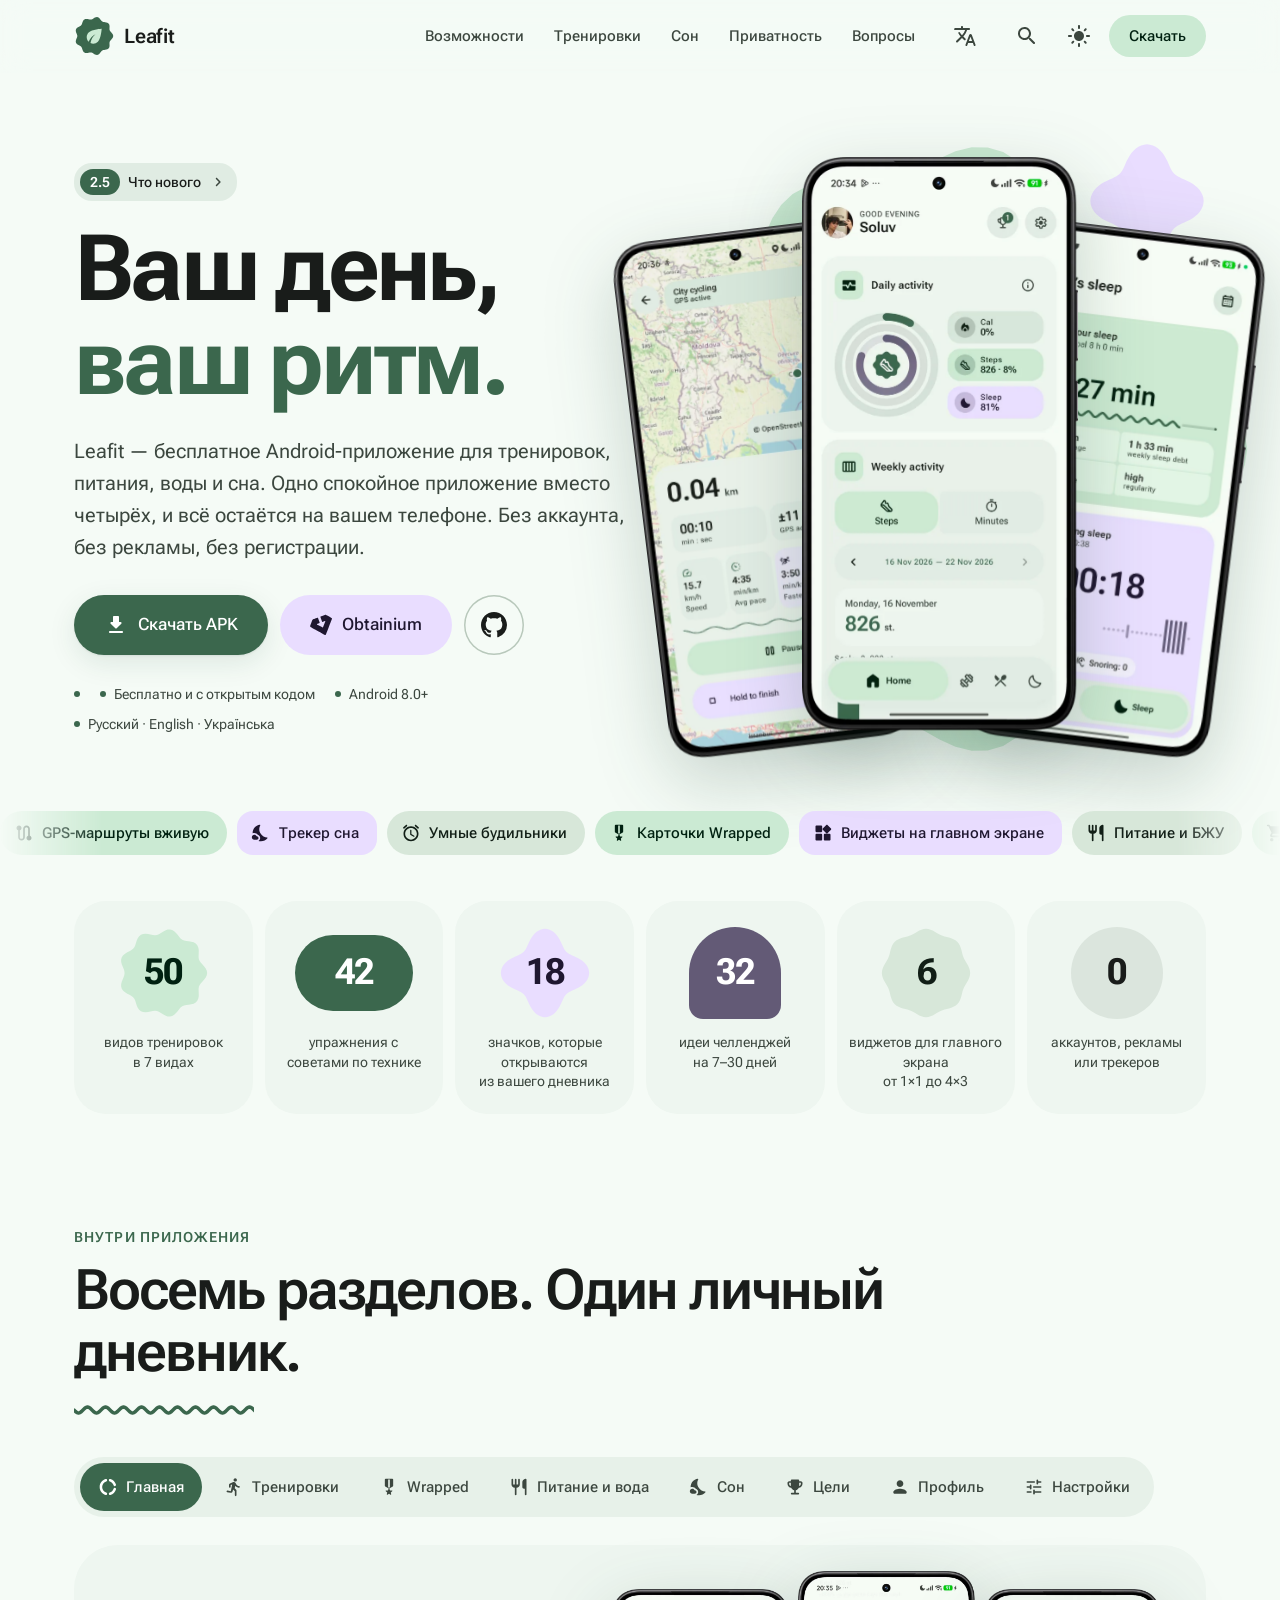
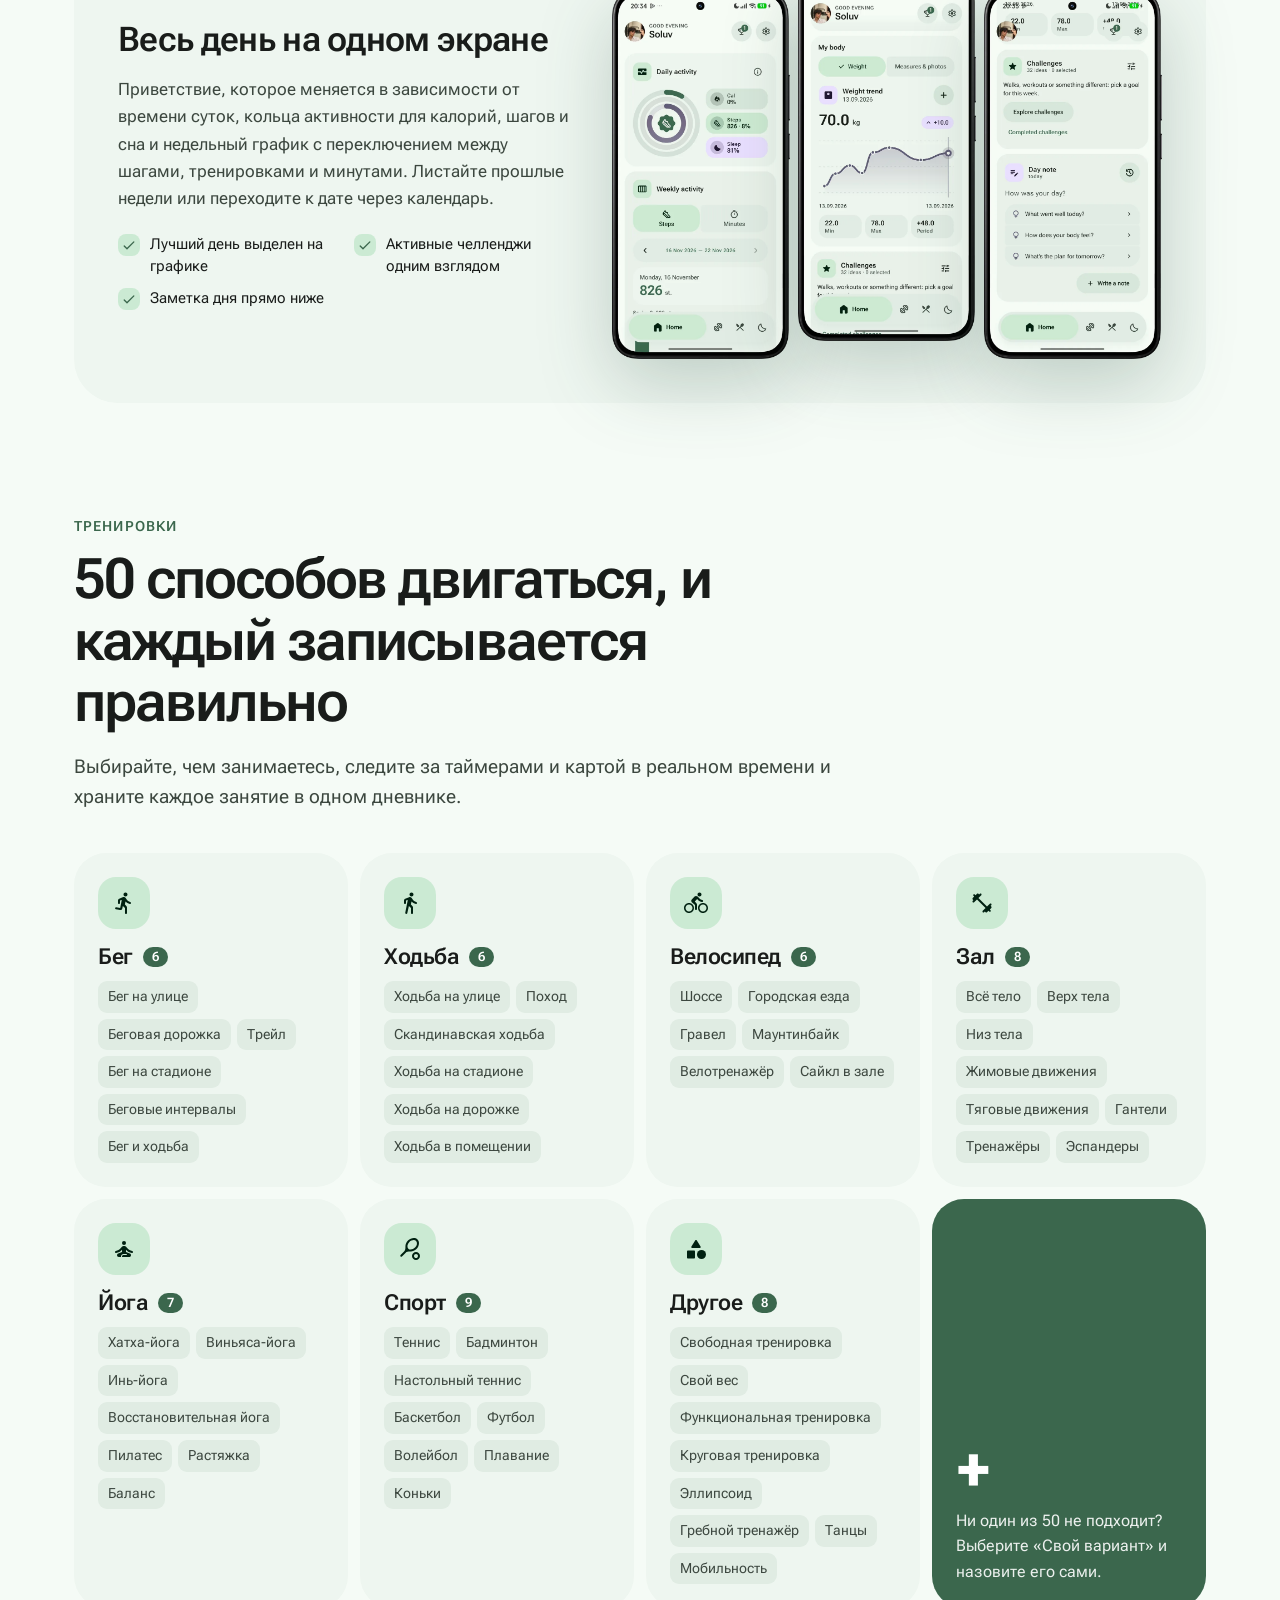
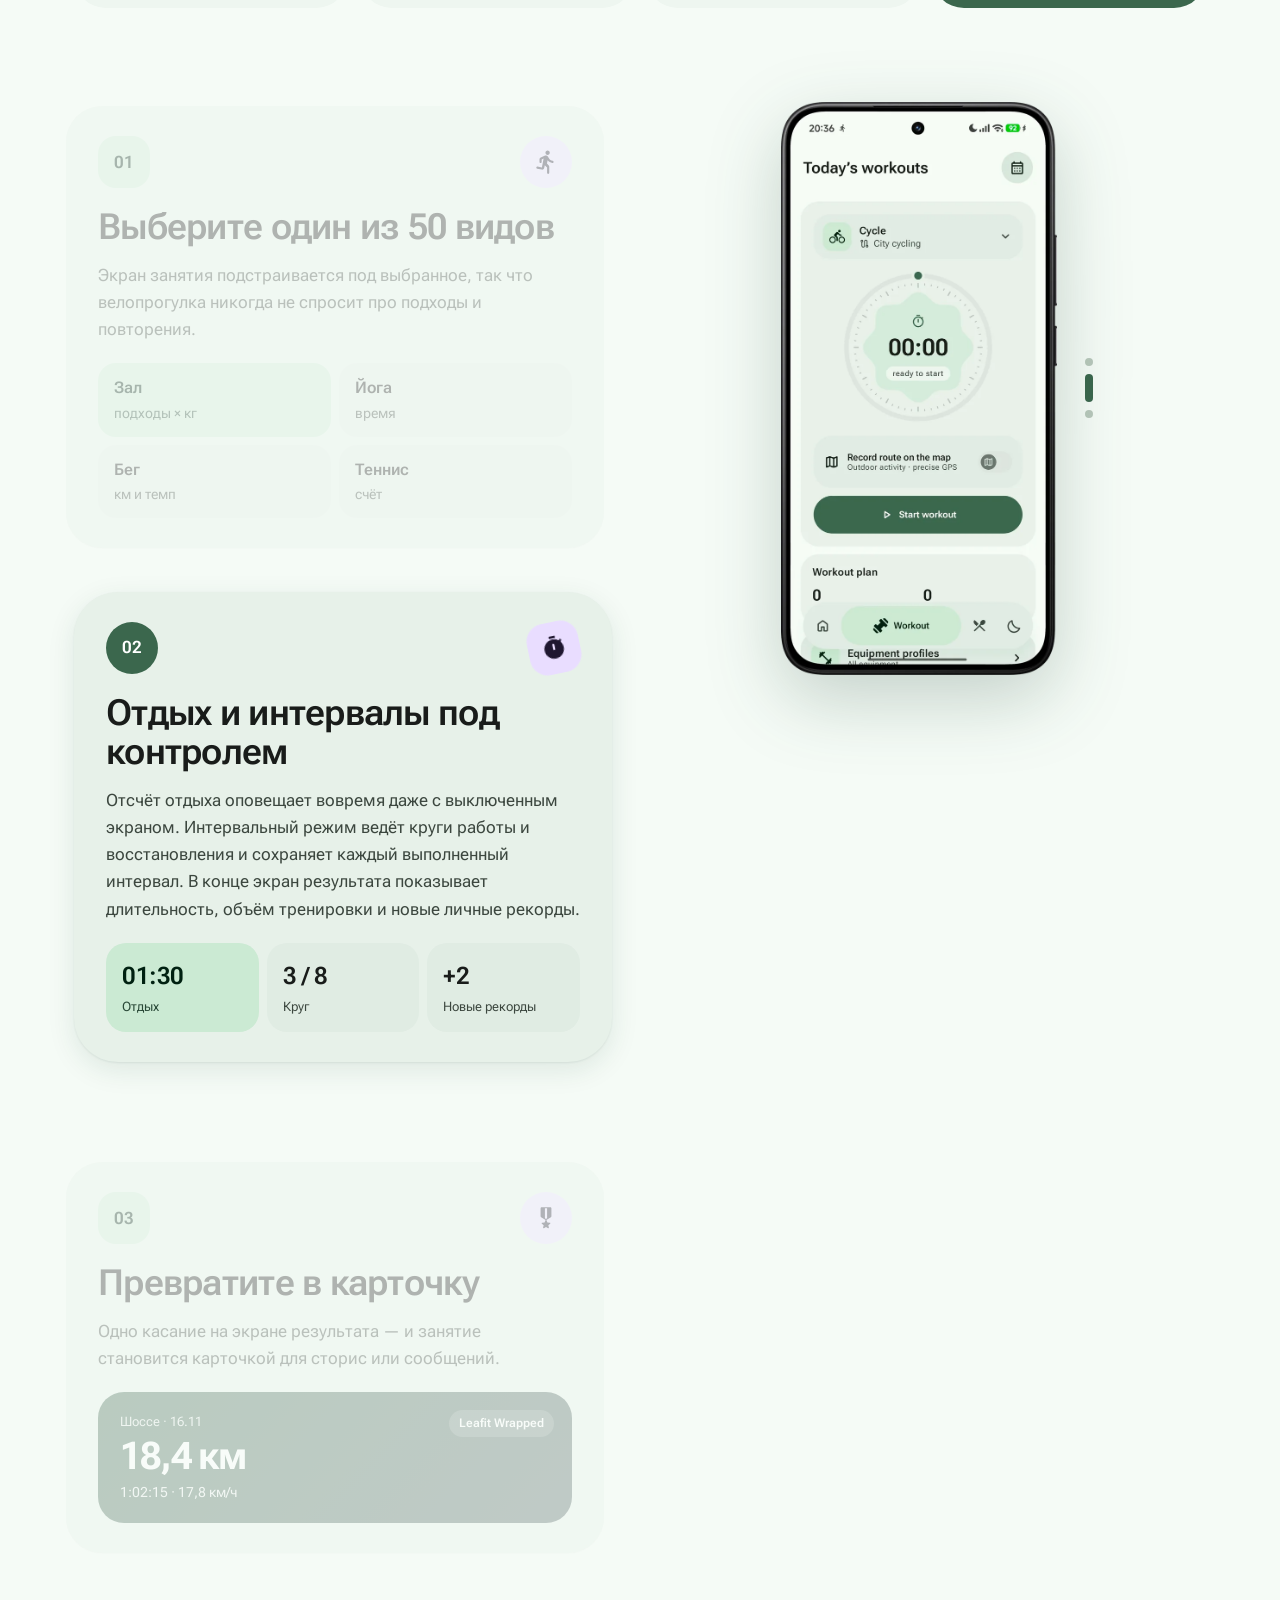
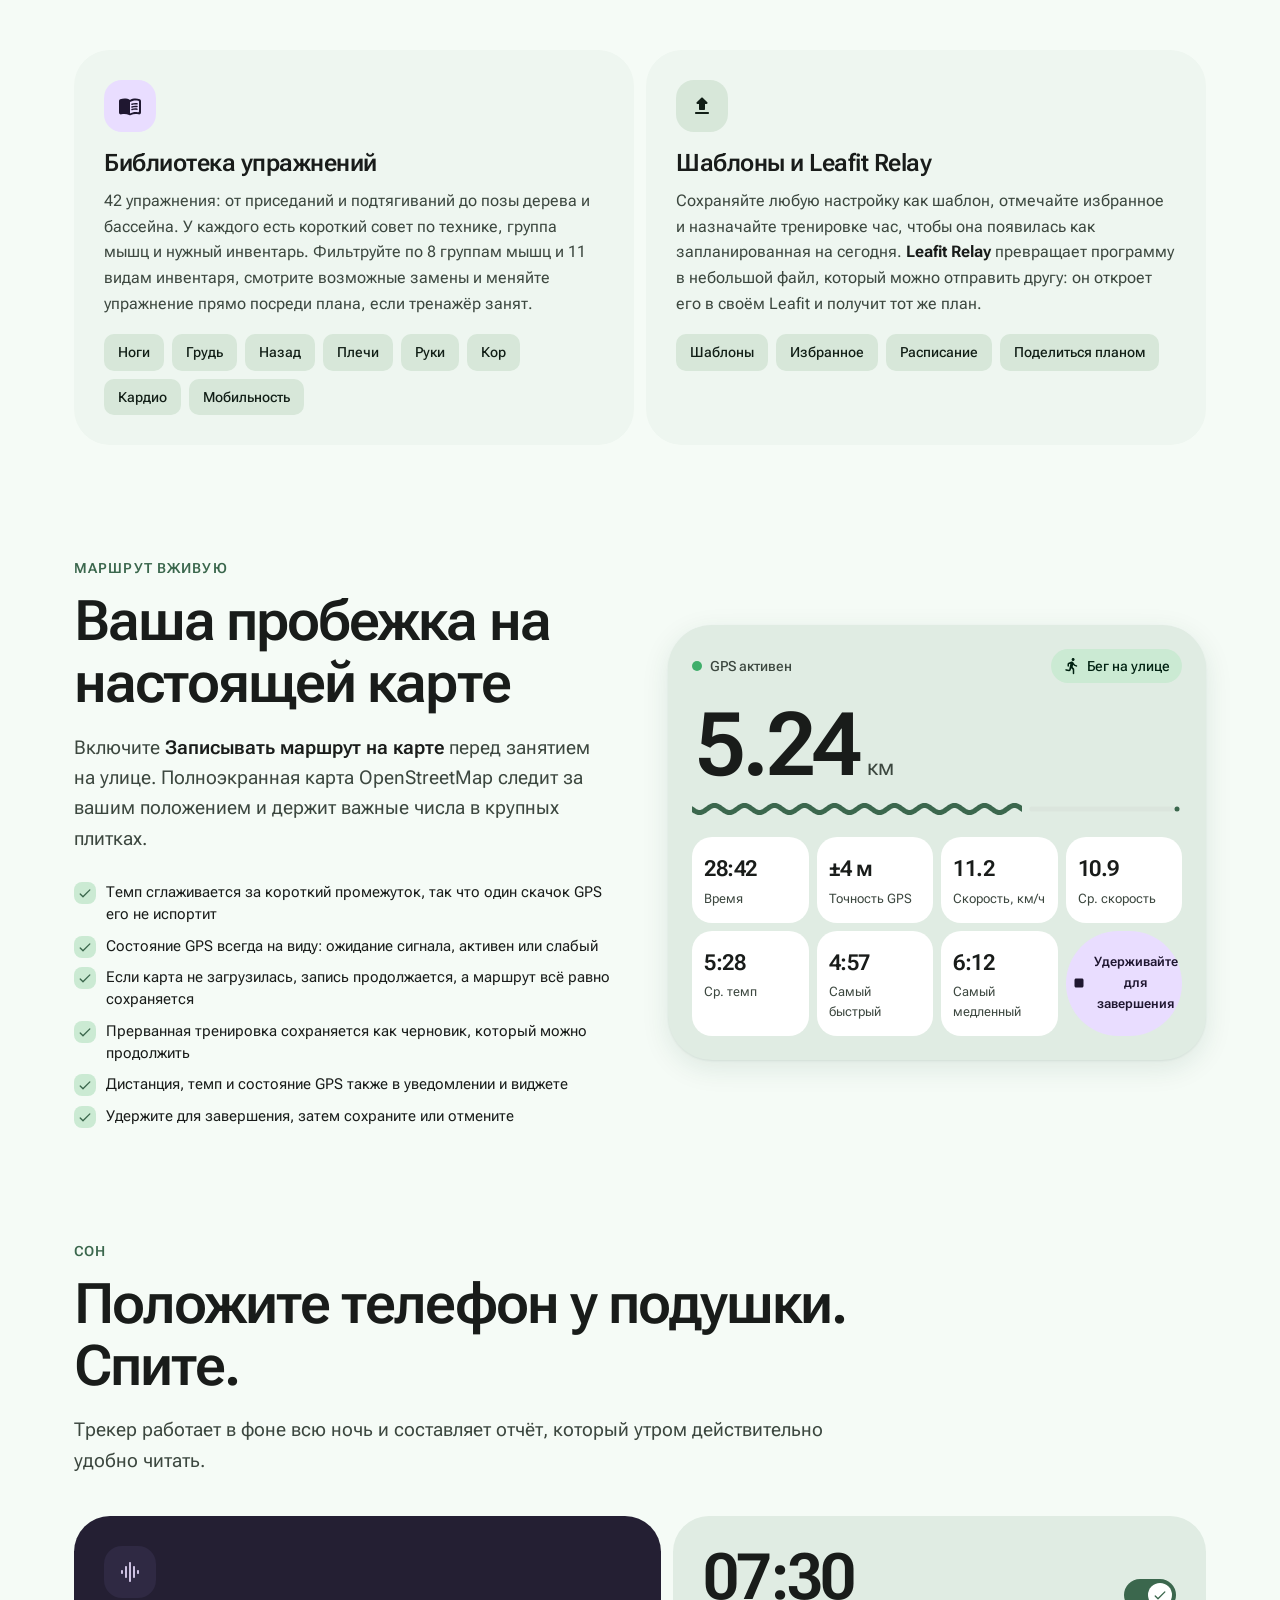
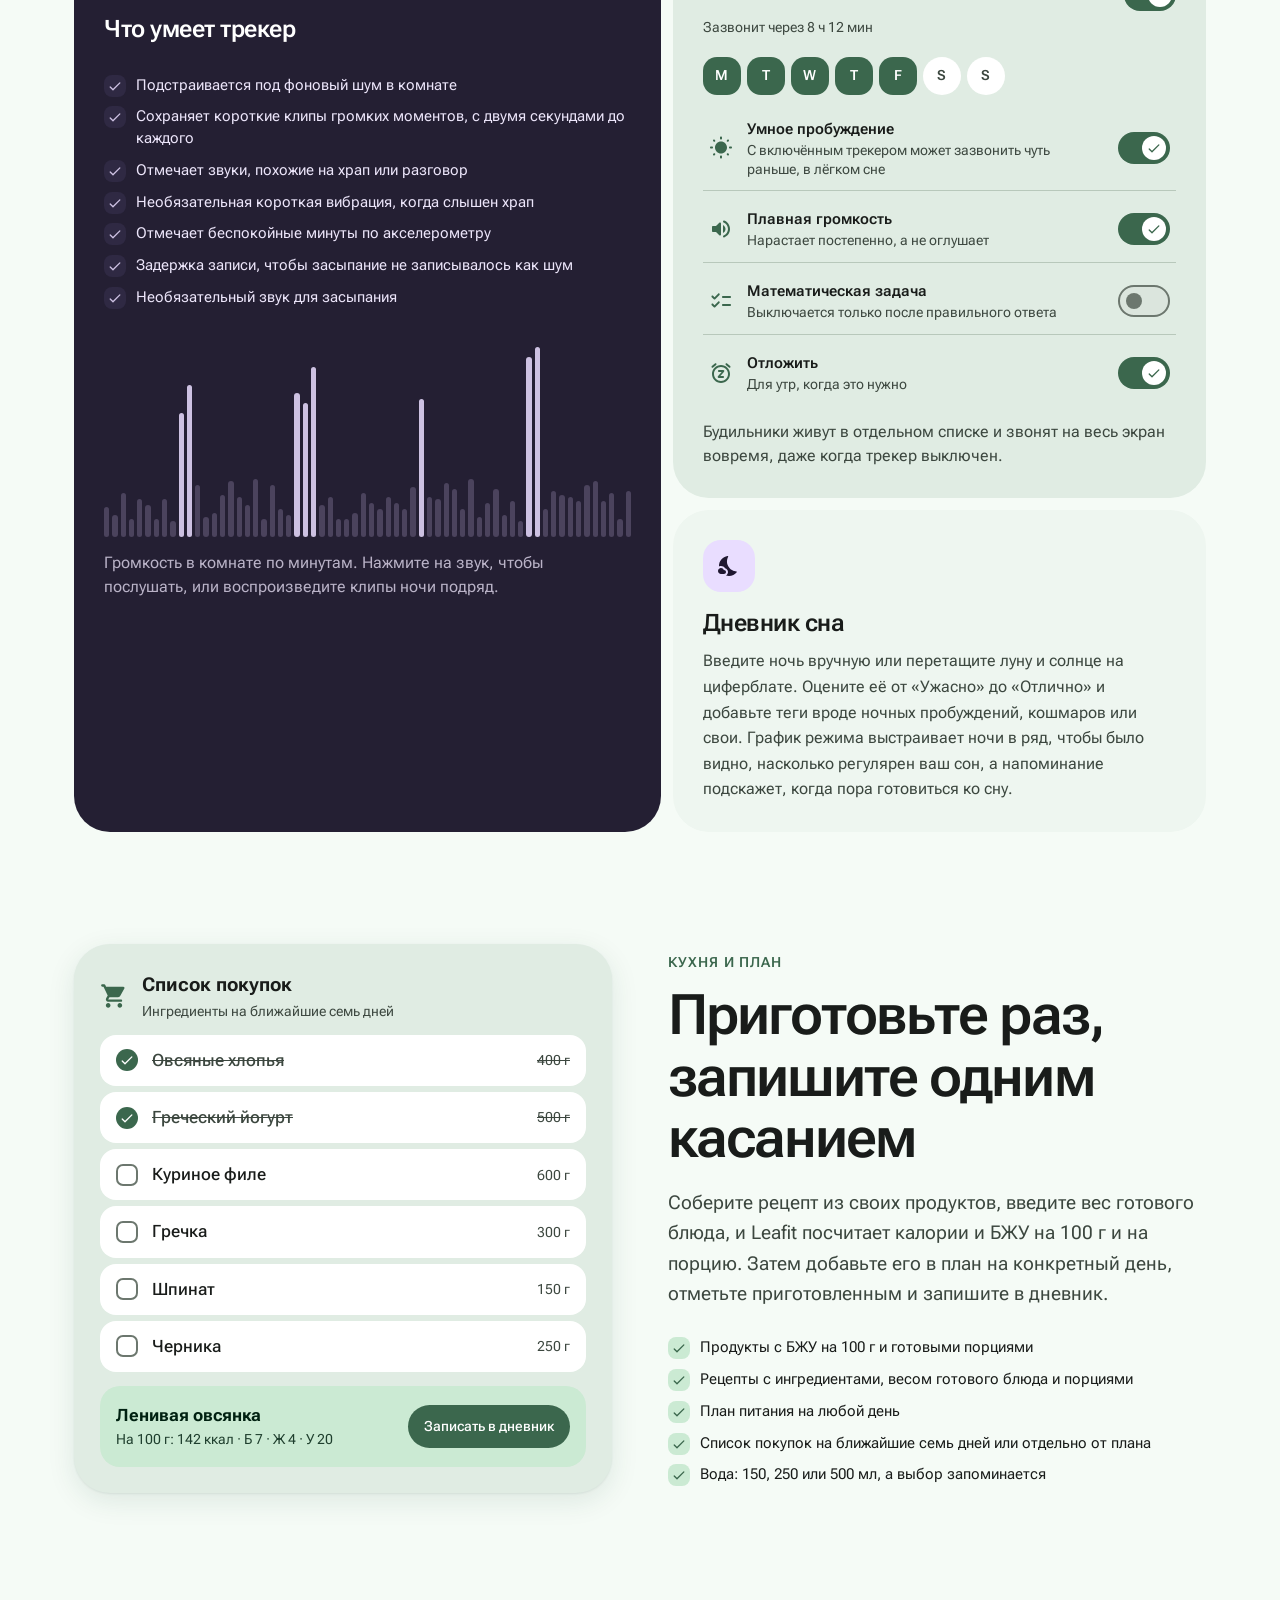
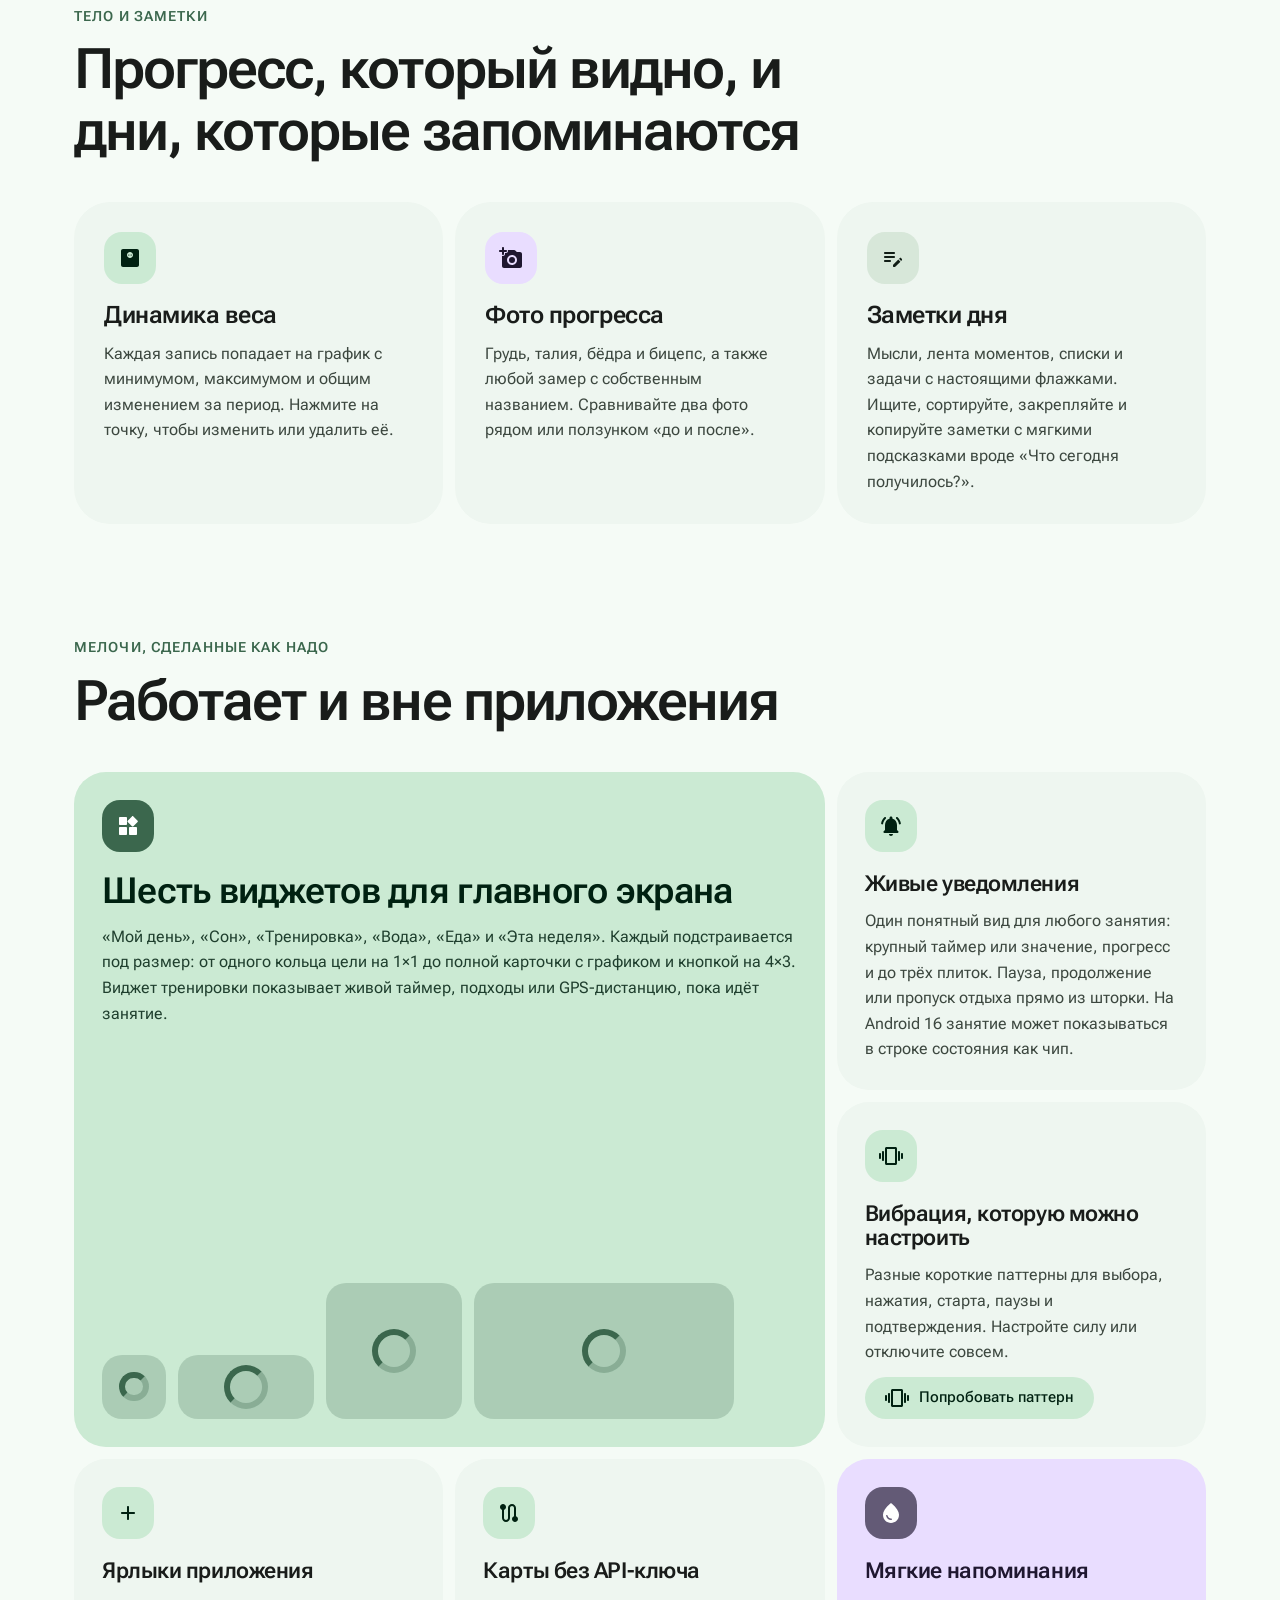
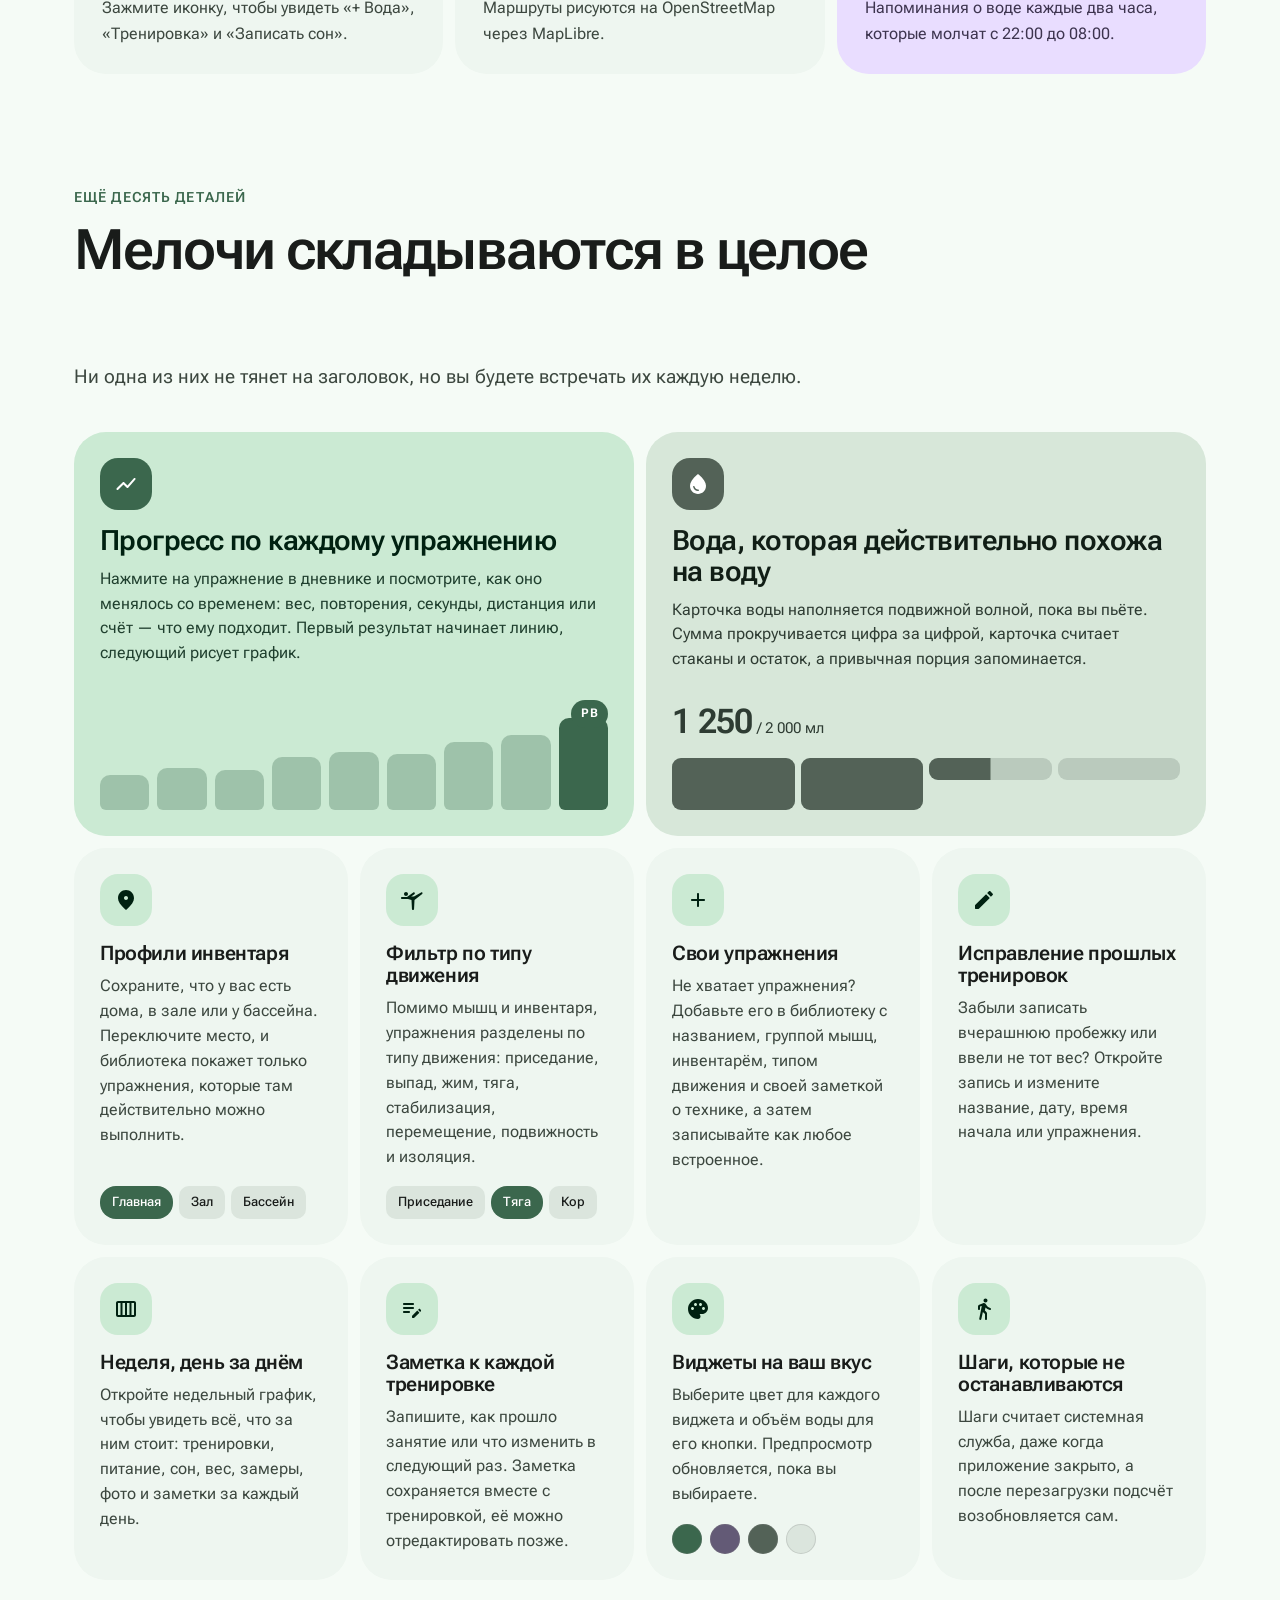
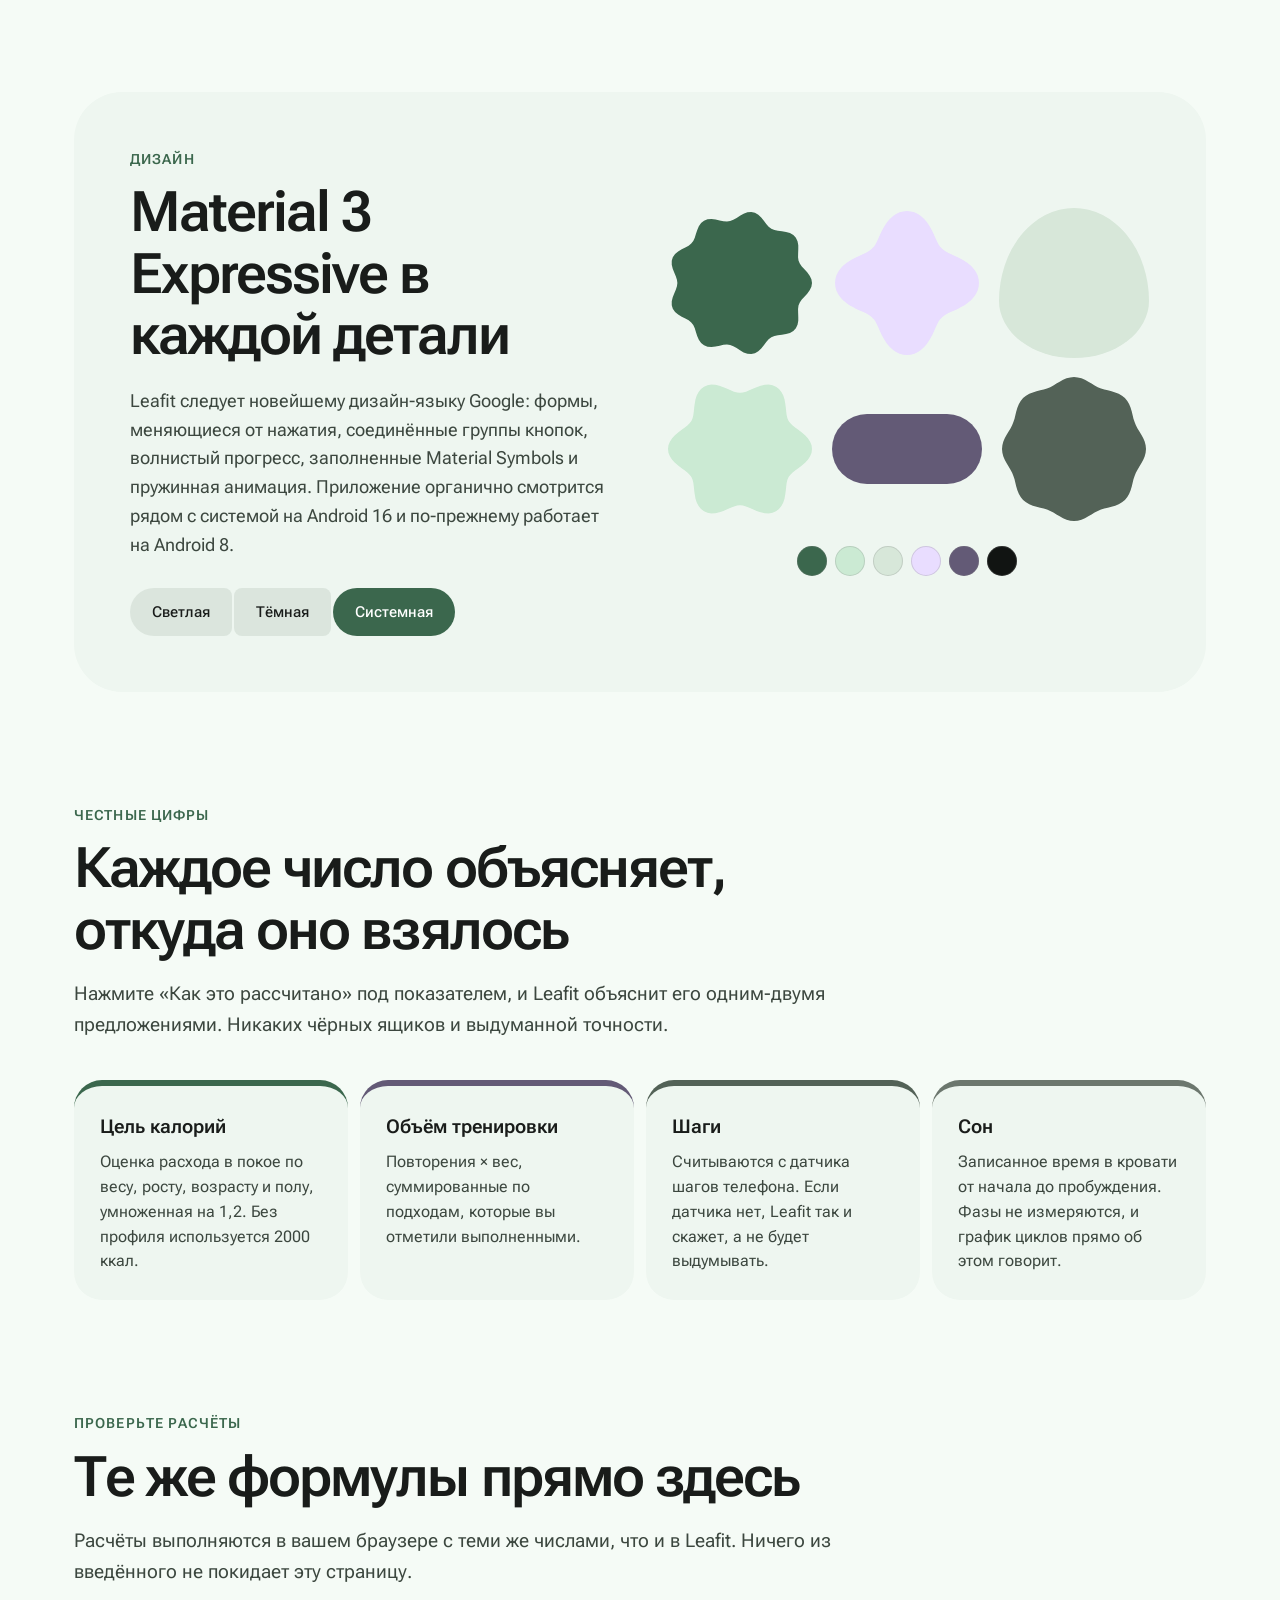
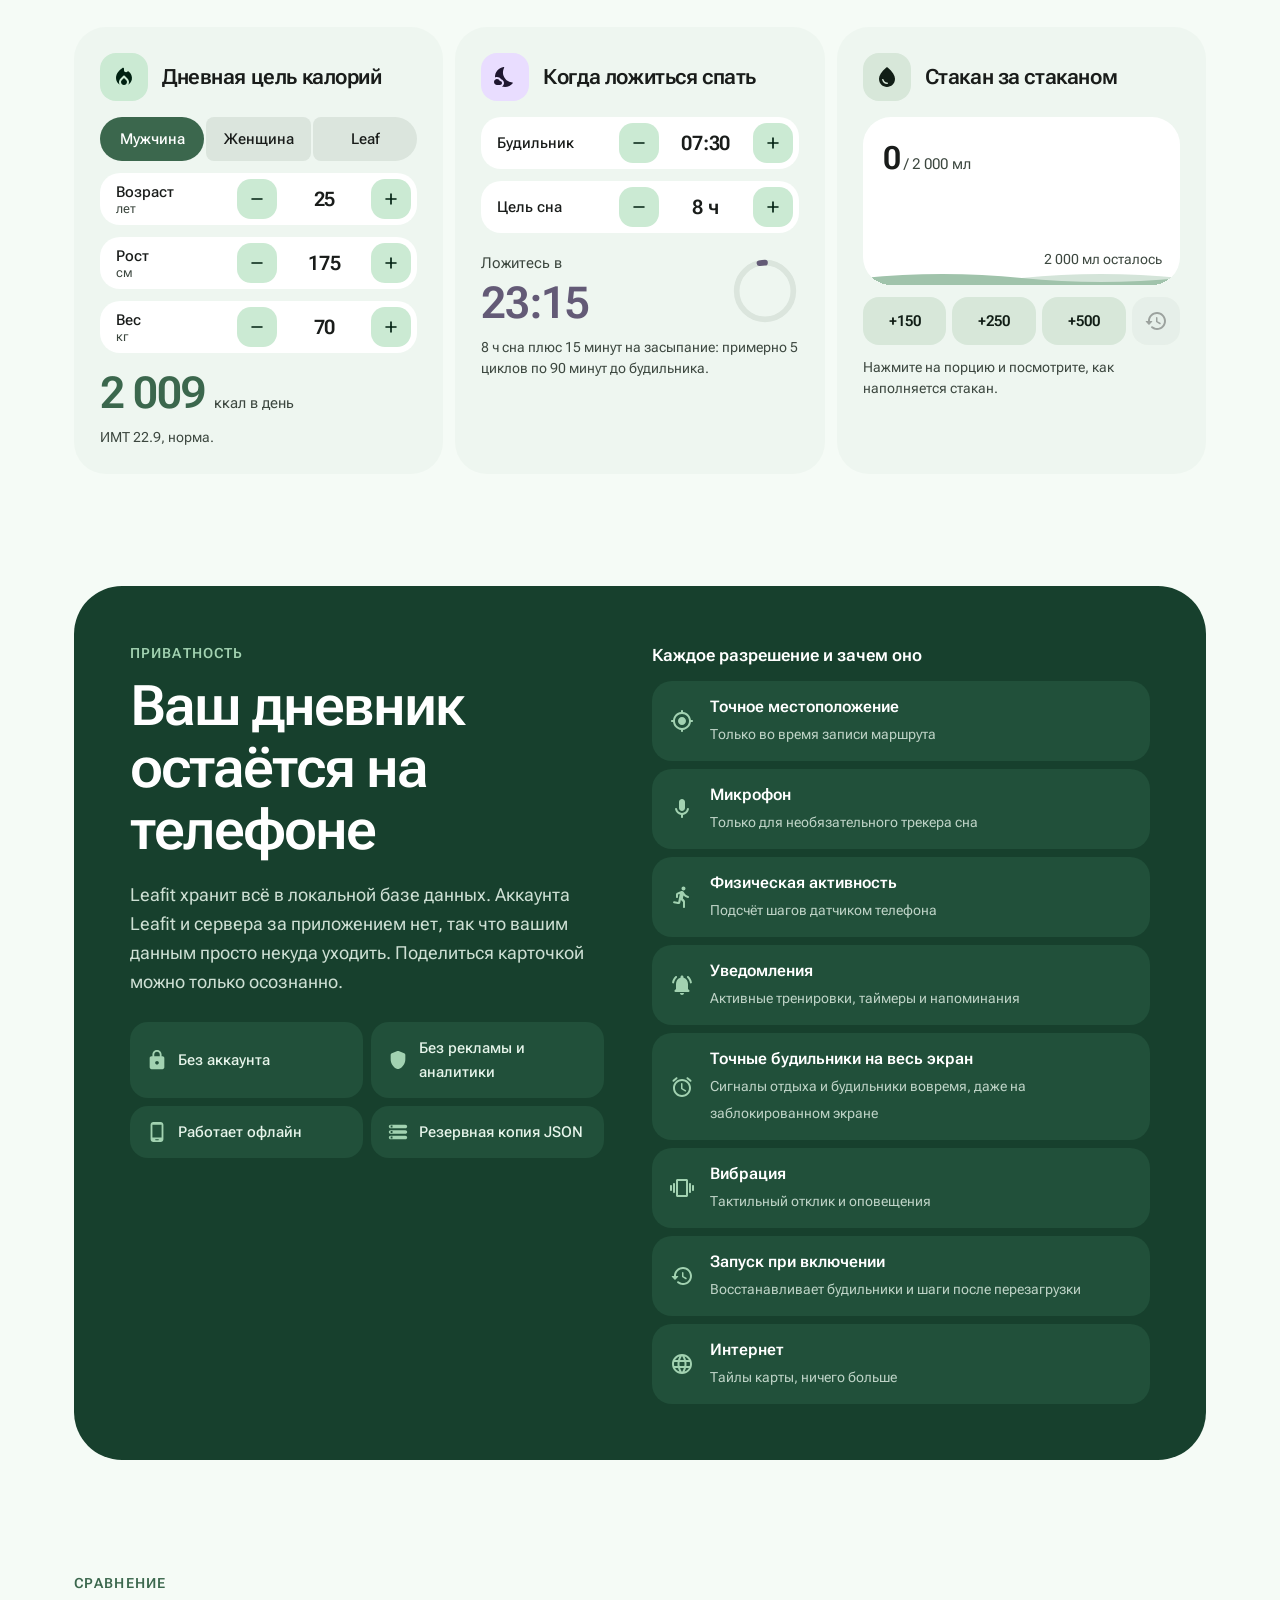
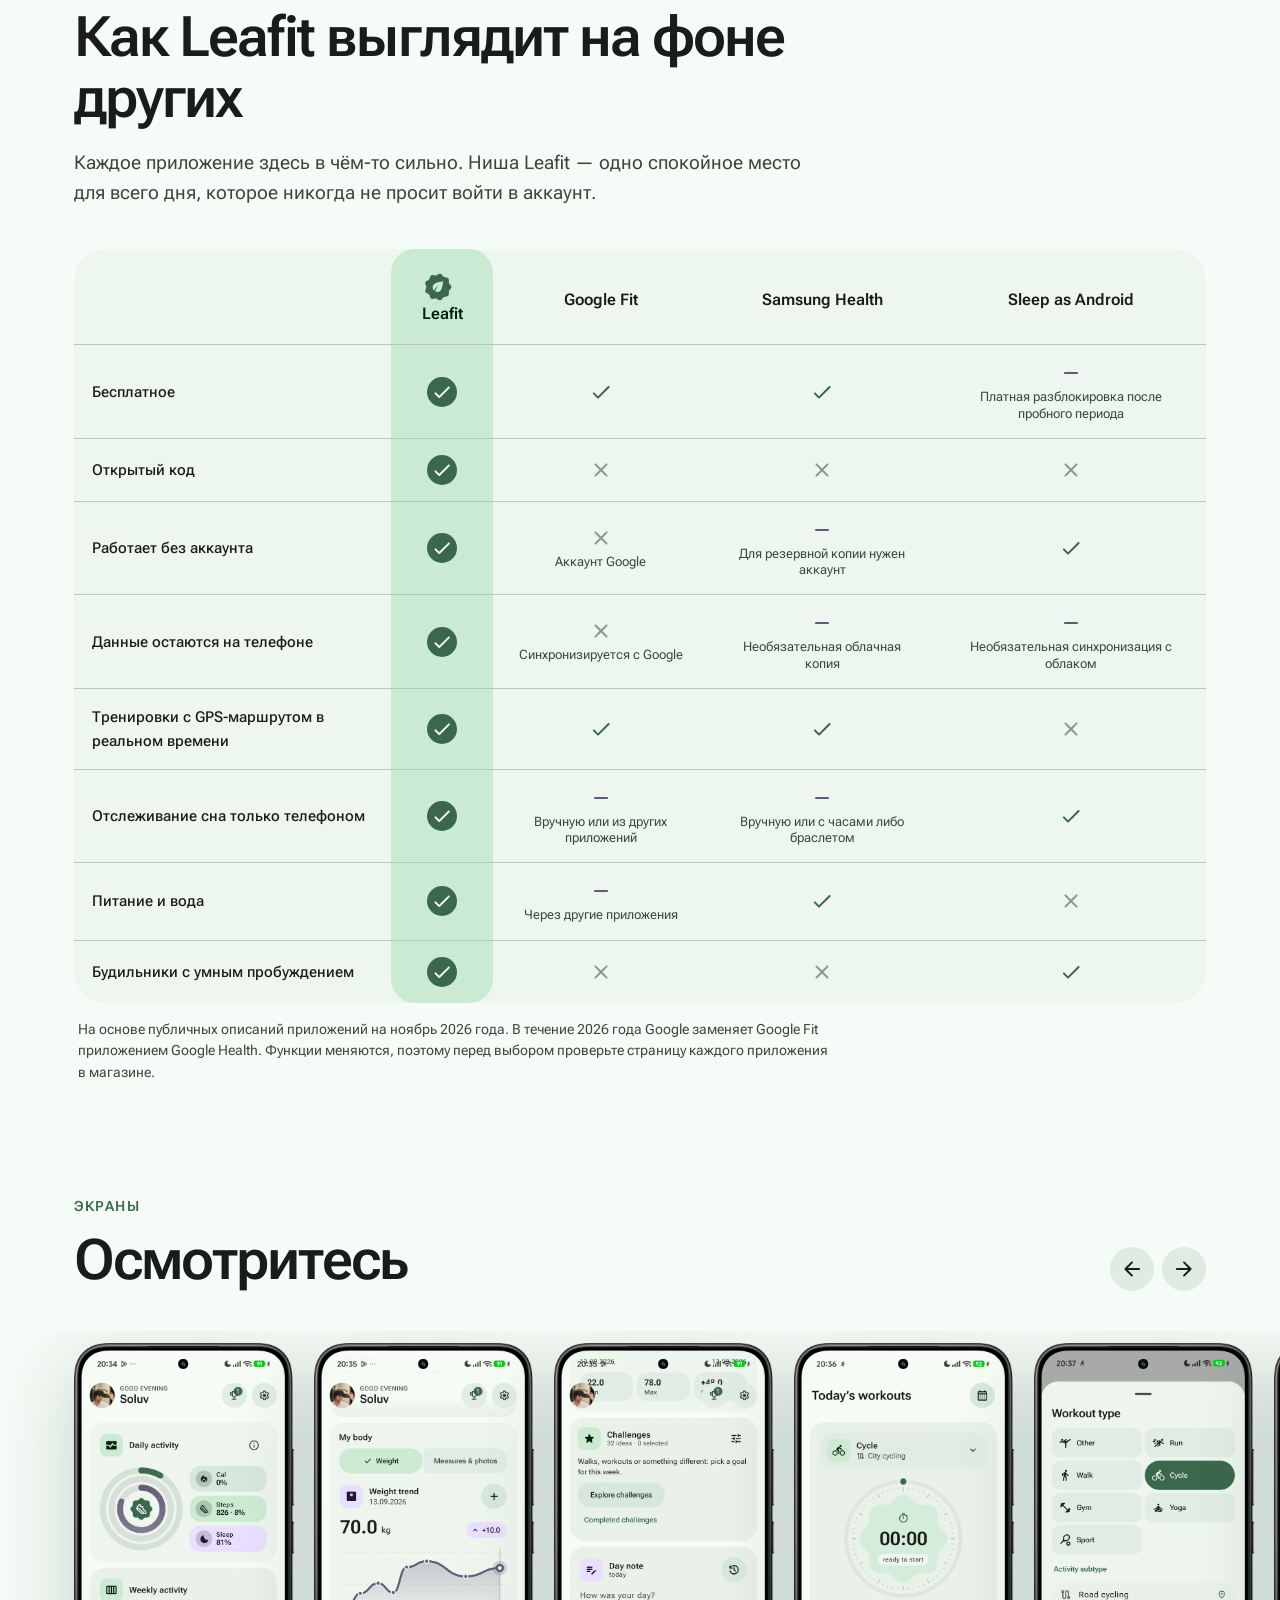
<file: ru/index.html>
<!doctype html>
<html lang="ru">
<head>
<meta charset="utf-8">
<meta name="viewport" content="width=device-width, initial-scale=1, viewport-fit=cover">
<title>Leafit: бесплатный трекер тренировок, сна и питания для Android</title>
<meta name="description" content="Leafit — бесплатное Android-приложение с открытым кодом для тренировок с GPS в реальном времени, трекера сна с будильниками, питания и воды. Без аккаунта, без рекламы, работает офлайн.">
<meta name="theme-color" content="#F5FBF6" media="(prefers-color-scheme: light)">
<meta name="theme-color" content="#111412" media="(prefers-color-scheme: dark)">
<meta name="robots" content="index, follow, max-image-preview:large, max-snippet:-1">
<meta name="author" content="Soluv">
<link rel="canonical" href="https://leafitapp.github.io/ru/">
<link rel="alternate" hreflang="en" href="https://leafitapp.github.io/">
<link rel="alternate" hreflang="uk" href="https://leafitapp.github.io/uk/">
<link rel="alternate" hreflang="ru" href="https://leafitapp.github.io/ru/">
<link rel="alternate" hreflang="x-default" href="https://leafitapp.github.io/">
<link rel="sitemap" type="application/xml" href="../sitemap.xml">
<link rel="icon" type="image/svg+xml" href="../assets/favicon.svg">
<link rel="apple-touch-icon" href="../assets/icons/icon-180.png">
<link rel="manifest" href="../manifest.webmanifest">
<meta property="og:type" content="website">
<meta property="og:site_name" content="Leafit">
<meta property="og:locale" content="ru_RU">
<meta property="og:title" content="Leafit: бесплатный трекер тренировок, сна и питания для Android">
<meta property="og:description" content="Тренировки, питание, вода, сон и заметки в одном спокойном Android-приложении. Без аккаунта, без рекламы, открытый код.">
<meta property="og:url" content="https://leafitapp.github.io/ru/">
<meta property="og:image" content="https://leafitapp.github.io/assets/og.jpg">
<meta property="og:image:width" content="1280">
<meta property="og:image:height" content="640">
<meta property="og:image:alt" content="Экраны Leafit: главная, тренировка с GPS в реальном времени и трекер сна">
<meta name="twitter:card" content="summary_large_image">
<meta name="twitter:title" content="Leafit: бесплатный трекер тренировок, сна и питания для Android">
<meta name="twitter:description" content="Тренировки с GPS в реальном времени, трекер сна с будильниками, питание и вода в одном спокойном приложении. Без аккаунта, без рекламы, открытый код.">
<meta name="twitter:image" content="https://leafitapp.github.io/assets/og.jpg">
<script type="application/ld+json">[{"@context":"https://schema.org","@type":"SoftwareApplication","name":"Leafit","alternateName":"Leafit для Android","description":"Бесплатное Android-приложение с открытым кодом для тренировок с GPS-маршрутами в реальном времени, трекера сна с будильниками, питания с БЖУ, напоминаний о воде, челленджей и заметок дня. Без аккаунта, без рекламы, работает офлайн.","applicationCategory":"HealthApplication","applicationSubCategory":"Fitness tracker","operatingSystem":"Android 8.0+","softwareVersion":"2.5.0","downloadUrl":"https://github.com/So1uv/Leafit/releases/latest/download/Leafit.apk","installUrl":"https://github.com/So1uv/Leafit/releases/latest","codeRepository":"https://github.com/So1uv/Leafit","license":"https://www.gnu.org/licenses/gpl-3.0.html","isAccessibleForFree":true,"inLanguage":["en","uk","ru"],"url":"https://leafitapp.github.io/","image":"https://leafitapp.github.io/assets/og.jpg","screenshot":["https://leafitapp.github.io/screenshots/home.webp","https://leafitapp.github.io/screenshots/gps-live.webp","https://leafitapp.github.io/screenshots/sleep-tracker.webp","https://leafitapp.github.io/screenshots/wrapped.webp","https://leafitapp.github.io/screenshots/meals.webp"],"offers":{"@type":"Offer","price":"0","priceCurrency":"USD"},"author":{"@type":"Person","name":"Soluv","url":"https://github.com/So1uv"}},{"@context":"https://schema.org","@type":"WebSite","name":"Leafit","url":"https://leafitapp.github.io/"},{"@context":"https://schema.org","@type":"FAQPage","mainEntity":[{"@type":"Question","name":"Это правда бесплатно?","acceptedAnswer":{"@type":"Answer","text":"Да. Без подписки, без премиум-версии, без рекламы. У Leafit открытый код под лицензией GPL-3.0."}},{"@type":"Question","name":"Как установить APK?","acceptedAnswer":{"@type":"Answer","text":"Скачайте Leafit.apk на телефон и откройте его. Android один раз попросит разрешить установку из браузера или файлового менеджера."}},{"@type":"Question","name":"Какие версии Android поддерживает Leafit?","acceptedAnswer":{"@type":"Answer","text":"Android 8.0 и новее. Проверено на Samsung Galaxy S10, Xiaomi 15 и Pixel 7."}},{"@type":"Question","name":"Записывает ли трекер сна звук?","acceptedAnswer":{"@type":"Answer","text":"Только если вы включите трекер. Звук анализируется на устройстве, и сохраняются только короткие клипы громких моментов — локально."}}]}]</script>
<link rel="preload" href="../assets/fonts/roboto-flex-400.woff2" as="font" type="font/woff2" crossorigin>
<link rel="preload" href="../assets/fonts/roboto-flex-600.woff2" as="font" type="font/woff2" crossorigin>
<link rel="stylesheet" href="../assets/style.css?v=202611192120">
<script>try{var t=localStorage.getItem("leafit-theme");if(t)document.documentElement.dataset.theme=t}catch(e){}</script>
</head>
<body>
<svg width="0" height="0" style="position:absolute" aria-hidden="true"><symbol id="i-Share" viewBox="0 0 24 24"><path d="M18 16.08c-.76 0-1.44.3-1.96.77L8.91 12.7c.05-.23.09-.46.09-.7s-.04-.47-.09-.7l7.05-4.11c.54.5 1.25.81 2.04.81 1.66 0 3-1.34 3-3s-1.34-3-3-3-3 1.34-3 3c0 .24.04.47.09.7L8.04 9.81C7.5 9.31 6.79 9 6 9c-1.66 0-3 1.34-3 3s1.34 3 3 3c.79 0 1.5-.31 2.04-.81l7.12 4.16c-.05.21-.08.43-.08.65 0 1.61 1.31 2.92 2.92 2.92s2.92-1.31 2.92-2.92-1.31-2.92-2.92-2.92z"/></symbol><symbol id="i-QrCode" viewBox="0 0 24 24"><path d="M3 11h8V3H3v8zm2-6h4v4H5V5zM3 21h8v-8H3v8zm2-6h4v4H5v-4zM13 3v8h8V3h-8zm6 6h-4V5h4v4zM13 13h2v2h-2zM15 15h2v2h-2zM13 17h2v2h-2zM17 17h2v2h-2zM19 19h2v2h-2zM15 19h2v2h-2zM17 13h2v2h-2zM19 15h2v2h-2z"/></symbol><symbol id="i-Eco" viewBox="0 0 24 24"><path d="M6.05 8.05c-2.73 2.73-2.73 7.15-.02 9.88 1.47-3.4 4.09-6.24 7.36-7.93-2.77 2.34-4.71 5.61-5.39 9.32 2.6 1.23 5.8.78 7.95-1.37C19.43 14.47 20 4 20 4S9.53 4.57 6.05 8.05z"/></symbol><symbol id="i-Add" viewBox="0 0 24 24"><path d="M18,13h-5v5c0,0.55 -0.45,1 -1,1s-1,-0.45 -1,-1v-5H6c-0.55,0 -1,-0.45 -1,-1s0.45,-1 1,-1h5V6c0,-0.55 0.45,-1 1,-1s1,0.45 1,1v5h5c0.55,0 1,0.45 1,1s-0.45,1 -1,1z"/></symbol><symbol id="i-AddAPhoto" viewBox="0 0 24 24"><path d="M3,8c0,0.55 0.45,1 1,1s1,-0.45 1,-1V6h2c0.55,0 1,-0.45 1,-1s-0.45,-1 -1,-1H5V2c0,-0.55 -0.45,-1 -1,-1s-1,0.45 -1,1v2H1c-0.55,0 -1,0.45 -1,1s0.45,1 1,1h2v2z"/><path d="M13,14m-3,0a3,3 0,1 1,6 0a3,3 0,1 1,-6 0"/><path d="M21,6h-3.17l-1.24,-1.35c-0.37,-0.41 -0.91,-0.65 -1.47,-0.65h-6.4c0.17,0.3 0.28,0.63 0.28,1 0,1.1 -0.9,2 -2,2L6,7v1c0,1.1 -0.9,2 -2,2 -0.37,0 -0.7,-0.11 -1,-0.28L3,20c0,1.1 0.9,2 2,2h16c1.1,0 2,-0.9 2,-2L23,8c0,-1.1 -0.9,-2 -2,-2zM13,19c-2.76,0 -5,-2.24 -5,-5s2.24,-5 5,-5 5,2.24 5,5 -2.24,5 -5,5z"/></symbol><symbol id="i-Alarm" viewBox="0 0 24 24"><path d="M15.87,15.25l-3.37,-2L12.5,8.72c0,-0.4 -0.32,-0.72 -0.72,-0.72h-0.06c-0.4,0 -0.72,0.32 -0.72,0.72v4.72c0,0.35 0.18,0.68 0.49,0.86l3.65,2.19c0.34,0.2 0.78,0.1 0.98,-0.24 0.21,-0.35 0.1,-0.8 -0.25,-1zM21.18,5.01L18.1,2.45c-0.42,-0.35 -1.05,-0.3 -1.41,0.13 -0.35,0.42 -0.29,1.05 0.13,1.41l3.07,2.56c0.42,0.35 1.05,0.3 1.41,-0.13 0.36,-0.42 0.3,-1.05 -0.12,-1.41zM4.1,6.55l3.07,-2.56c0.43,-0.36 0.49,-0.99 0.13,-1.41 -0.35,-0.43 -0.98,-0.48 -1.4,-0.13L2.82,5.01c-0.42,0.36 -0.48,0.99 -0.12,1.41 0.35,0.43 0.98,0.48 1.4,0.13zM12,4c-4.97,0 -9,4.03 -9,9s4.03,9 9,9 9,-4.03 9,-9 -4.03,-9 -9,-9zM12,20c-3.86,0 -7,-3.14 -7,-7s3.14,-7 7,-7 7,3.14 7,7 -3.14,7 -7,7z"/></symbol><symbol id="i-ArrowBack" viewBox="0 0 24 24"><path d="M19,11H7.83l4.88,-4.88c0.39,-0.39 0.39,-1.03 0,-1.42 -0.39,-0.39 -1.02,-0.39 -1.41,0l-6.59,6.59c-0.39,0.39 -0.39,1.02 0,1.41l6.59,6.59c0.39,0.39 1.02,0.39 1.41,0 0.39,-0.39 0.39,-1.02 0,-1.41L7.83,13H19c0.55,0 1,-0.45 1,-1s-0.45,-1 -1,-1z"/></symbol><symbol id="i-ArrowForward" viewBox="0 0 24 24"><path d="M5,13h11.17l-4.88,4.88c-0.39,0.39 -0.39,1.03 0,1.42 0.39,0.39 1.02,0.39 1.41,0l6.59,-6.59c0.39,-0.39 0.39,-1.02 0,-1.41l-6.58,-6.6c-0.39,-0.39 -1.02,-0.39 -1.41,0 -0.39,0.39 -0.39,1.02 0,1.41L16.17,11H5c-0.55,0 -1,0.45 -1,1s0.45,1 1,1z"/></symbol><symbol id="i-AwardStar" viewBox="0 0 24 24"><path d="M17,10.43V3c0,-0.55 -0.45,-1 -1,-1H8C7.45,2 7,2.45 7,3v7.43c0,0.35 0.18,0.68 0.49,0.86l4.18,2.51l-0.99,2.34l-2.22,0.19C8,16.37 7.82,16.92 8.16,17.21l1.69,1.46l-0.51,2.18c-0.1,0.43 0.37,0.77 0.75,0.54L12,20.23l1.91,1.15c0.38,0.23 0.85,-0.11 0.75,-0.54l-0.51,-2.18l1.69,-1.46c0.33,-0.29 0.16,-0.84 -0.29,-0.88l-2.22,-0.19l-0.99,-2.34l4.18,-2.51C16.82,11.11 17,10.79 17,10.43zM13,12.23l-1,0.6l-1,-0.6V3h2V12.23z"/></symbol><symbol id="i-Category" viewBox="0 0 24 24"><path d="M11.15,3.4L7.43,9.48c-0.41,0.66 0.07,1.52 0.85,1.52h7.43c0.78,0 1.26,-0.86 0.85,-1.52L12.85,3.4c-0.39,-0.64 -1.31,-0.64 -1.7,0z"/><path d="M17.5,17.5m-4.5,0a4.5,4.5 0,1 1,9 0a4.5,4.5 0,1 1,-9 0"/><path d="M4,21.5h6c0.55,0 1,-0.45 1,-1v-6c0,-0.55 -0.45,-1 -1,-1H4c-0.55,0 -1,0.45 -1,1v6c0,0.55 0.45,1 1,1z"/></symbol><symbol id="i-Checklist" viewBox="0 0 24 24"><path d="M22,8c0,-0.55 -0.45,-1 -1,-1h-7c-0.55,0 -1,0.45 -1,1s0.45,1 1,1h7C21.55,9 22,8.55 22,8zM13,16c0,0.55 0.45,1 1,1h7c0.55,0 1,-0.45 1,-1c0,-0.55 -0.45,-1 -1,-1h-7C13.45,15 13,15.45 13,16zM10.47,4.63c0.39,0.39 0.39,1.02 0,1.41l-4.23,4.25c-0.39,0.39 -1.02,0.39 -1.42,0L2.7,8.16c-0.39,-0.39 -0.39,-1.02 0,-1.41c0.39,-0.39 1.02,-0.39 1.41,0l1.42,1.42l3.54,-3.54C9.45,4.25 10.09,4.25 10.47,4.63zM10.48,12.64c0.39,0.39 0.39,1.02 0,1.41l-4.23,4.25c-0.39,0.39 -1.02,0.39 -1.42,0L2.7,16.16c-0.39,-0.39 -0.39,-1.02 0,-1.41s1.02,-0.39 1.41,0l1.42,1.42l3.54,-3.54C9.45,12.25 10.09,12.25 10.48,12.64L10.48,12.64z"/></symbol><symbol id="i-ChevronRight" viewBox="0 0 24 24"><path d="M9.29,6.71c-0.39,0.39 -0.39,1.02 0,1.41L13.17,12l-3.88,3.88c-0.39,0.39 -0.39,1.02 0,1.41 0.39,0.39 1.02,0.39 1.41,0l4.59,-4.59c0.39,-0.39 0.39,-1.02 0,-1.41L10.7,6.7c-0.38,-0.38 -1.02,-0.38 -1.41,0.01z"/></symbol><symbol id="i-Close" viewBox="0 0 24 24"><path d="M18.3,5.71c-0.39,-0.39 -1.02,-0.39 -1.41,0L12,10.59 7.11,5.7c-0.39,-0.39 -1.02,-0.39 -1.41,0 -0.39,0.39 -0.39,1.02 0,1.41L10.59,12 5.7,16.89c-0.39,0.39 -0.39,1.02 0,1.41 0.39,0.39 1.02,0.39 1.41,0L12,13.41l4.89,4.89c0.39,0.39 1.02,0.39 1.41,0 0.39,-0.39 0.39,-1.02 0,-1.41L13.41,12l4.89,-4.89c0.38,-0.38 0.38,-1.02 0,-1.4z"/></symbol><symbol id="i-DarkMode" viewBox="0 0 24 24"><path d="M11.01,3.05C6.51,3.54 3,7.36 3,12c0,4.97 4.03,9 9,9c4.63,0 8.45,-3.5 8.95,-8c0.09,-0.79 -0.78,-1.42 -1.54,-0.95c-0.84,0.54 -1.84,0.85 -2.91,0.85c-2.98,0 -5.4,-2.42 -5.4,-5.4c0,-1.06 0.31,-2.06 0.84,-2.89C12.39,3.94 11.9,2.98 11.01,3.05z"/></symbol><symbol id="i-Database" viewBox="0 0 24 24"><path d="M4,20h16c1.1,0 2,-0.9 2,-2s-0.9,-2 -2,-2L4,16c-1.1,0 -2,0.9 -2,2s0.9,2 2,2zM4,17h2v2L4,19v-2zM2,6c0,1.1 0.9,2 2,2h16c1.1,0 2,-0.9 2,-2s-0.9,-2 -2,-2L4,4c-1.1,0 -2,0.9 -2,2zM6,7L4,7L4,5h2v2zM4,14h16c1.1,0 2,-0.9 2,-2s-0.9,-2 -2,-2L4,10c-1.1,0 -2,0.9 -2,2s0.9,2 2,2zM4,11h2v2L4,13v-2z"/></symbol><symbol id="i-DirectionsBike" viewBox="0 0 24 24"><path d="M15.5,5.5c1.1,0 2,-0.9 2,-2s-0.9,-2 -2,-2 -2,0.9 -2,2 0.9,2 2,2zM5,12c-2.8,0 -5,2.2 -5,5s2.2,5 5,5 5,-2.2 5,-5 -2.2,-5 -5,-5zM5,20.5c-1.9,0 -3.5,-1.6 -3.5,-3.5s1.6,-3.5 3.5,-3.5 3.5,1.6 3.5,3.5 -1.6,3.5 -3.5,3.5zM10.8,10.5l2.4,-2.4 0.8,0.8c1.06,1.06 2.38,1.78 3.96,2.02 0.6,0.09 1.14,-0.39 1.14,-1 0,-0.49 -0.37,-0.91 -0.85,-0.99 -1.11,-0.18 -2.02,-0.71 -2.75,-1.43l-1.9,-1.9c-0.5,-0.4 -1,-0.6 -1.6,-0.6s-1.1,0.2 -1.4,0.6L7.8,8.4c-0.4,0.4 -0.6,0.9 -0.6,1.4 0,0.6 0.2,1.1 0.6,1.4L11,14v4c0,0.55 0.45,1 1,1s1,-0.45 1,-1v-4.4c0,-0.52 -0.2,-1.01 -0.55,-1.38L10.8,10.5zM19,12c-2.8,0 -5,2.2 -5,5s2.2,5 5,5 5,-2.2 5,-5 -2.2,-5 -5,-5zM19,20.5c-1.9,0 -3.5,-1.6 -3.5,-3.5s1.6,-3.5 3.5,-3.5 3.5,1.6 3.5,3.5 -1.6,3.5 -3.5,3.5z"/></symbol><symbol id="i-DirectionsRun" viewBox="0 0 24 24"><path d="M13.49,5.48c1.1,0 2,-0.9 2,-2s-0.9,-2 -2,-2 -2,0.9 -2,2 0.9,2 2,2zM10.32,17.48l0.57,-2.5 2.1,2v5c0,0.55 0.45,1 1,1s1,-0.45 1,-1v-5.64c0,-0.55 -0.22,-1.07 -0.62,-1.45l-1.48,-1.41 0.6,-3c1.07,1.24 2.62,2.13 4.36,2.41 0.6,0.09 1.14,-0.39 1.14,-1 0,-0.49 -0.36,-0.9 -0.85,-0.98 -1.52,-0.25 -2.78,-1.15 -3.45,-2.33l-1,-1.6c-0.4,-0.6 -1,-1 -1.7,-1 -0.3,0 -0.5,0.1 -0.8,0.1L7.21,7.76c-0.74,0.32 -1.22,1.04 -1.22,1.85v2.37c0,0.55 0.45,1 1,1s1,-0.45 1,-1v-2.4l1.8,-0.7 -1.6,8.1 -3.92,-0.8c-0.54,-0.11 -1.07,0.24 -1.18,0.78L3.09,17c-0.11,0.54 0.24,1.07 0.78,1.18l4.11,0.82c1.06,0.21 2.1,-0.46 2.34,-1.52z"/></symbol><symbol id="i-DirectionsWalk" viewBox="0 0 24 24"><path d="M13.5,5.5c1.1,0 2,-0.9 2,-2s-0.9,-2 -2,-2 -2,0.9 -2,2 0.9,2 2,2zM9.8,8.9L7.24,21.81c-0.13,0.61 0.35,1.19 0.98,1.19h0.08c0.47,0 0.87,-0.32 0.98,-0.78L10.9,15l2.1,2v5c0,0.55 0.45,1 1,1s1,-0.45 1,-1v-5.64c0,-0.55 -0.22,-1.07 -0.62,-1.45L12.9,13.5l0.6,-3c1.07,1.24 2.62,2.13 4.36,2.41 0.6,0.09 1.14,-0.39 1.14,-1 0,-0.49 -0.36,-0.9 -0.85,-0.98 -1.52,-0.25 -2.78,-1.15 -3.45,-2.33l-1,-1.6c-0.56,-0.89 -1.68,-1.25 -2.65,-0.84L7.22,7.78C6.48,8.1 6,8.82 6,9.63V12c0,0.55 0.45,1 1,1s1,-0.45 1,-1V9.6l1.8,-0.7"/></symbol><symbol id="i-DonutLarge" viewBox="0 0 24 24"><path d="M14.07,5.32C16.26,6 18,7.74 18.68,9.93c0.19,0.63 0.76,1.07 1.41,1.07h0.04c1,0 1.72,-0.96 1.43,-1.91 -0.97,-3.18 -3.48,-5.69 -6.66,-6.66 -0.94,-0.29 -1.9,0.43 -1.9,1.43v0.04c0,0.66 0.44,1.23 1.07,1.42zM18.68,14.07c-0.68,2.2 -2.42,3.93 -4.61,4.61 -0.63,0.19 -1.07,0.76 -1.07,1.41v0.04c0,1 0.96,1.72 1.91,1.43 3.18,-0.97 5.69,-3.48 6.66,-6.66 0.29,-0.95 -0.43,-1.91 -1.42,-1.91h-0.05c-0.66,0.01 -1.23,0.45 -1.42,1.08zM11,20.11c0,-0.67 -0.45,-1.24 -1.09,-1.44C7.07,17.78 5,15.13 5,12s2.07,-5.78 4.91,-6.67c0.64,-0.2 1.09,-0.77 1.09,-1.44v-0.01c0,-1 -0.97,-1.74 -1.93,-1.44C4.98,3.69 2,7.5 2,12c0,4.5 2.98,8.31 7.07,9.56 0.96,0.3 1.93,-0.44 1.93,-1.45z"/></symbol><symbol id="i-EditNote" viewBox="0 0 24 24"><path d="M14,11c0,0.55 -0.45,1 -1,1H4c-0.55,0 -1,-0.45 -1,-1s0.45,-1 1,-1h9C13.55,10 14,10.45 14,11zM3,7c0,0.55 0.45,1 1,1h9c0.55,0 1,-0.45 1,-1s-0.45,-1 -1,-1H4C3.45,6 3,6.45 3,7zM10,15c0,-0.55 -0.45,-1 -1,-1H4c-0.55,0 -1,0.45 -1,1s0.45,1 1,1h5C9.55,16 10,15.55 10,15zM18.01,12.87l0.71,-0.71c0.39,-0.39 1.02,-0.39 1.41,0l0.71,0.71c0.39,0.39 0.39,1.02 0,1.41l-0.71,0.71L18.01,12.87zM17.3,13.58l-5.16,5.16C12.05,18.83 12,18.95 12,19.09v1.41c0,0.28 0.22,0.5 0.5,0.5h1.41c0.13,0 0.26,-0.05 0.35,-0.15l5.16,-5.16L17.3,13.58z"/></symbol><symbol id="i-EmojiEvents" viewBox="0 0 24 24"><path d="M19,5h-2V4c0,-0.55 -0.45,-1 -1,-1H8C7.45,3 7,3.45 7,4v1H5C3.9,5 3,5.9 3,7v1c0,2.55 1.92,4.63 4.39,4.94c0.63,1.5 1.98,2.63 3.61,2.96V19H8c-0.55,0 -1,0.45 -1,1v0c0,0.55 0.45,1 1,1h8c0.55,0 1,-0.45 1,-1v0c0,-0.55 -0.45,-1 -1,-1h-3v-3.1c1.63,-0.33 2.98,-1.46 3.61,-2.96C19.08,12.63 21,10.55 21,8V7C21,5.9 20.1,5 19,5zM5,8V7h2v3.82C5.84,10.4 5,9.3 5,8zM19,8c0,1.3 -0.84,2.4 -2,2.82V7h2V8z"/></symbol><symbol id="i-ExpandMore" viewBox="0 0 24 24"><path d="M15.88,9.29L12,13.17 8.12,9.29c-0.39,-0.39 -1.02,-0.39 -1.41,0 -0.39,0.39 -0.39,1.02 0,1.41l4.59,4.59c0.39,0.39 1.02,0.39 1.41,0l4.59,-4.59c0.39,-0.39 0.39,-1.02 0,-1.41 -0.39,-0.38 -1.03,-0.39 -1.42,0z"/></symbol><symbol id="i-FileDownload" viewBox="0 0 24 24"><path d="M16.59,9H15V4c0,-0.55 -0.45,-1 -1,-1h-4C9.45,3 9,3.45 9,4v5H7.41c-0.89,0 -1.34,1.08 -0.71,1.71l4.59,4.59c0.39,0.39 1.02,0.39 1.41,0l4.59,-4.59C17.92,10.08 17.48,9 16.59,9zM5,19c0,0.55 0.45,1 1,1h12c0.55,0 1,-0.45 1,-1s-0.45,-1 -1,-1H6C5.45,18 5,18.45 5,19z"/></symbol><symbol id="i-FitnessCenter" viewBox="0 0 24 24"><path d="M20.57,14.86l0.72,-0.72c0.39,-0.39 0.39,-1.02 0,-1.41l-0.02,-0.02c-0.39,-0.39 -1.02,-0.39 -1.41,0L17,15.57 8.43,7l2.86,-2.86c0.39,-0.39 0.39,-1.02 0,-1.41l-0.02,-0.02c-0.39,-0.39 -1.02,-0.39 -1.41,0l-0.72,0.72 -0.72,-0.72c-0.39,-0.39 -1.03,-0.39 -1.42,0L5.57,4.14l-0.72,-0.72c-0.39,-0.39 -1.04,-0.39 -1.43,0 -0.39,0.39 -0.39,1.04 0,1.43l0.72,0.72L2.71,7c-0.39,0.39 -0.39,1.02 0,1.41l0.72,0.72 -0.72,0.73c-0.39,0.39 -0.39,1.02 0,1.41l0.02,0.02c0.39,0.39 1.02,0.39 1.41,0L7,8.43 15.57,17l-2.86,2.86c-0.39,0.39 -0.39,1.02 0,1.41l0.02,0.02c0.39,0.39 1.02,0.39 1.41,0l0.72,-0.72 0.72,0.72c0.39,0.39 1.02,0.39 1.41,0l1.43,-1.43 0.72,0.72c0.39,0.39 1.04,0.39 1.43,0 0.39,-0.39 0.39,-1.04 0,-1.43l-0.72,-0.72L21.29,17c0.39,-0.39 0.39,-1.02 0,-1.41l-0.72,-0.73z"/></symbol><symbol id="i-GraphicEq" viewBox="0 0 24 24"><path d="M8,18c0.55,0 1,-0.45 1,-1L9,7c0,-0.55 -0.45,-1 -1,-1s-1,0.45 -1,1v10c0,0.55 0.45,1 1,1zM12,22c0.55,0 1,-0.45 1,-1L13,3c0,-0.55 -0.45,-1 -1,-1s-1,0.45 -1,1v18c0,0.55 0.45,1 1,1zM4,14c0.55,0 1,-0.45 1,-1v-2c0,-0.55 -0.45,-1 -1,-1s-1,0.45 -1,1v2c0,0.55 0.45,1 1,1zM16,18c0.55,0 1,-0.45 1,-1L17,7c0,-0.55 -0.45,-1 -1,-1s-1,0.45 -1,1v10c0,0.55 0.45,1 1,1zM19,11v2c0,0.55 0.45,1 1,1s1,-0.45 1,-1v-2c0,-0.55 -0.45,-1 -1,-1s-1,0.45 -1,1z"/></symbol><symbol id="i-Grocery" viewBox="0 0 24 24"><path d="M7,18c-1.1,0 -1.99,0.9 -1.99,2S5.9,22 7,22s2,-0.9 2,-2 -0.9,-2 -2,-2zM2,4h1l3.6,7.59 -1.35,2.44C4.52,15.37 5.48,17 7,17h11c0.55,0 1,-0.45 1,-1s-0.45,-1 -1,-1L7,15l1.1,-2h7.45c0.75,0 1.41,-0.41 1.75,-1.03l3.58,-6.49c0.37,-0.66 -0.11,-1.48 -0.87,-1.48L5.21,4l-0.67,-1.43c-0.16,-0.35 -0.52,-0.57 -0.9,-0.57L2,2c-0.55,0 -1,0.45 -1,1s0.45,1 1,1zM17,18c-1.1,0 -1.99,0.9 -1.99,2s0.89,2 1.99,2 2,-0.9 2,-2 -0.9,-2 -2,-2z"/></symbol><symbol id="i-Info" viewBox="0 0 24 24"><path d="M12,2C6.48,2 2,6.48 2,12s4.48,10 10,10 10,-4.48 10,-10S17.52,2 12,2zM12,17c-0.55,0 -1,-0.45 -1,-1v-4c0,-0.55 0.45,-1 1,-1s1,0.45 1,1v4c0,0.55 -0.45,1 -1,1zM13,9h-2L11,7h2v2z"/></symbol><symbol id="i-Language" viewBox="0 0 24 24"><path d="M11.99,2C6.47,2 2,6.48 2,12s4.47,10 9.99,10C17.52,22 22,17.52 22,12S17.52,2 11.99,2zM18.92,8h-2.95c-0.32,-1.25 -0.78,-2.45 -1.38,-3.56 1.84,0.63 3.37,1.91 4.33,3.56zM12,4.04c0.83,1.2 1.48,2.53 1.91,3.96h-3.82c0.43,-1.43 1.08,-2.76 1.91,-3.96zM4.26,14C4.1,13.36 4,12.69 4,12s0.1,-1.36 0.26,-2h3.38c-0.08,0.66 -0.14,1.32 -0.14,2s0.06,1.34 0.14,2L4.26,14zM5.08,16h2.95c0.32,1.25 0.78,2.45 1.38,3.56 -1.84,-0.63 -3.37,-1.9 -4.33,-3.56zM8.03,8L5.08,8c0.96,-1.66 2.49,-2.93 4.33,-3.56C8.81,5.55 8.35,6.75 8.03,8zM12,19.96c-0.83,-1.2 -1.48,-2.53 -1.91,-3.96h3.82c-0.43,1.43 -1.08,2.76 -1.91,3.96zM14.34,14L9.66,14c-0.09,-0.66 -0.16,-1.32 -0.16,-2s0.07,-1.35 0.16,-2h4.68c0.09,0.65 0.16,1.32 0.16,2s-0.07,1.34 -0.16,2zM14.59,19.56c0.6,-1.11 1.06,-2.31 1.38,-3.56h2.95c-0.96,1.65 -2.49,2.93 -4.33,3.56zM16.36,14c0.08,-0.66 0.14,-1.32 0.14,-2s-0.06,-1.34 -0.14,-2h3.38c0.16,0.64 0.26,1.31 0.26,2s-0.1,1.36 -0.26,2h-3.38z"/></symbol><symbol id="i-LightMode" viewBox="0 0 24 24"><path d="M12,7c-2.76,0 -5,2.24 -5,5s2.24,5 5,5s5,-2.24 5,-5S14.76,7 12,7L12,7zM2,13l2,0c0.55,0 1,-0.45 1,-1s-0.45,-1 -1,-1l-2,0c-0.55,0 -1,0.45 -1,1S1.45,13 2,13zM20,13l2,0c0.55,0 1,-0.45 1,-1s-0.45,-1 -1,-1l-2,0c-0.55,0 -1,0.45 -1,1S19.45,13 20,13zM11,2v2c0,0.55 0.45,1 1,1s1,-0.45 1,-1V2c0,-0.55 -0.45,-1 -1,-1S11,1.45 11,2zM11,20v2c0,0.55 0.45,1 1,1s1,-0.45 1,-1v-2c0,-0.55 -0.45,-1 -1,-1C11.45,19 11,19.45 11,20zM5.99,4.58c-0.39,-0.39 -1.03,-0.39 -1.41,0c-0.39,0.39 -0.39,1.03 0,1.41l1.06,1.06c0.39,0.39 1.03,0.39 1.41,0s0.39,-1.03 0,-1.41L5.99,4.58zM18.36,16.95c-0.39,-0.39 -1.03,-0.39 -1.41,0c-0.39,0.39 -0.39,1.03 0,1.41l1.06,1.06c0.39,0.39 1.03,0.39 1.41,0c0.39,-0.39 0.39,-1.03 0,-1.41L18.36,16.95zM19.42,5.99c0.39,-0.39 0.39,-1.03 0,-1.41c-0.39,-0.39 -1.03,-0.39 -1.41,0l-1.06,1.06c-0.39,0.39 -0.39,1.03 0,1.41s1.03,0.39 1.41,0L19.42,5.99zM7.05,18.36c0.39,-0.39 0.39,-1.03 0,-1.41c-0.39,-0.39 -1.03,-0.39 -1.41,0l-1.06,1.06c-0.39,0.39 -0.39,1.03 0,1.41s1.03,0.39 1.41,0L7.05,18.36z"/></symbol><symbol id="i-Lock" viewBox="0 0 24 24"><path d="M18,8h-1L17,6c0,-2.76 -2.24,-5 -5,-5S7,3.24 7,6v2L6,8c-1.1,0 -2,0.9 -2,2v10c0,1.1 0.9,2 2,2h12c1.1,0 2,-0.9 2,-2L20,10c0,-1.1 -0.9,-2 -2,-2zM12,17c-1.1,0 -2,-0.9 -2,-2s0.9,-2 2,-2 2,0.9 2,2 -0.9,2 -2,2zM9,8L9,6c0,-1.66 1.34,-3 3,-3s3,1.34 3,3v2L9,8z"/></symbol><symbol id="i-MenuBook" viewBox="0 0 24 24"><path d="M17.5,4.5c-1.95,0 -4.05,0.4 -5.5,1.5c-1.45,-1.1 -3.55,-1.5 -5.5,-1.5c-1.45,0 -2.99,0.22 -4.28,0.79C1.49,5.62 1,6.33 1,7.14l0,11.28c0,1.3 1.22,2.26 2.48,1.94C4.46,20.11 5.5,20 6.5,20c1.56,0 3.22,0.26 4.56,0.92c0.6,0.3 1.28,0.3 1.87,0c1.34,-0.67 3,-0.92 4.56,-0.92c1,0 2.04,0.11 3.02,0.36c1.26,0.33 2.48,-0.63 2.48,-1.94l0,-11.28c0,-0.81 -0.49,-1.52 -1.22,-1.85C20.49,4.72 18.95,4.5 17.5,4.5zM21,17.23c0,0.63 -0.58,1.09 -1.2,0.98c-0.75,-0.14 -1.53,-0.2 -2.3,-0.2c-1.7,0 -4.15,0.65 -5.5,1.5V8c1.35,-0.85 3.8,-1.5 5.5,-1.5c0.92,0 1.83,0.09 2.7,0.28c0.46,0.1 0.8,0.51 0.8,0.98V17.23z"/><path d="M13.98,11.01c-0.32,0 -0.61,-0.2 -0.71,-0.52c-0.13,-0.39 0.09,-0.82 0.48,-0.94c1.54,-0.5 3.53,-0.66 5.36,-0.45c0.41,0.05 0.71,0.42 0.66,0.83c-0.05,0.41 -0.42,0.71 -0.83,0.66c-1.62,-0.19 -3.39,-0.04 -4.73,0.39C14.13,10.99 14.05,11.01 13.98,11.01z"/><path d="M13.98,13.67c-0.32,0 -0.61,-0.2 -0.71,-0.52c-0.13,-0.39 0.09,-0.82 0.48,-0.94c1.53,-0.5 3.53,-0.66 5.36,-0.45c0.41,0.05 0.71,0.42 0.66,0.83c-0.05,0.41 -0.42,0.71 -0.83,0.66c-1.62,-0.19 -3.39,-0.04 -4.73,0.39C14.13,13.66 14.05,13.67 13.98,13.67z"/><path d="M13.98,16.33c-0.32,0 -0.61,-0.2 -0.71,-0.52c-0.13,-0.39 0.09,-0.82 0.48,-0.94c1.53,-0.5 3.53,-0.66 5.36,-0.45c0.41,0.05 0.71,0.42 0.66,0.83c-0.05,0.41 -0.42,0.7 -0.83,0.66c-1.62,-0.19 -3.39,-0.04 -4.73,0.39C14.13,16.32 14.05,16.33 13.98,16.33z"/></symbol><symbol id="i-Mic" viewBox="0 0 24 24"><path d="M12,14c1.66,0 3,-1.34 3,-3L15,5c0,-1.66 -1.34,-3 -3,-3S9,3.34 9,5v6c0,1.66 1.34,3 3,3zM17.91,11c-0.49,0 -0.9,0.36 -0.98,0.85C16.52,14.2 14.47,16 12,16s-4.52,-1.8 -4.93,-4.15c-0.08,-0.49 -0.49,-0.85 -0.98,-0.85 -0.61,0 -1.09,0.54 -1,1.14 0.49,3 2.89,5.35 5.91,5.78L11,20c0,0.55 0.45,1 1,1s1,-0.45 1,-1v-2.08c3.02,-0.43 5.42,-2.78 5.91,-5.78 0.1,-0.6 -0.39,-1.14 -1,-1.14z"/></symbol><symbol id="i-MobileVibrate" viewBox="0 0 24 24"><path d="M1,15c0.55,0 1,-0.45 1,-1v-4c0,-0.55 -0.45,-1 -1,-1s-1,0.45 -1,1v4c0,0.55 0.45,1 1,1zM4,17c0.55,0 1,-0.45 1,-1L5,8c0,-0.55 -0.45,-1 -1,-1s-1,0.45 -1,1v8c0,0.55 0.45,1 1,1zM22,10v4c0,0.55 0.45,1 1,1s1,-0.45 1,-1v-4c0,-0.55 -0.45,-1 -1,-1s-1,0.45 -1,1zM20,17c0.55,0 1,-0.45 1,-1L21,8c0,-0.55 -0.45,-1 -1,-1s-1,0.45 -1,1v8c0,0.55 0.45,1 1,1zM16.5,3h-9C6.67,3 6,3.67 6,4.5v15c0,0.83 0.67,1.5 1.5,1.5h9c0.83,0 1.5,-0.67 1.5,-1.5v-15c0,-0.83 -0.67,-1.5 -1.5,-1.5zM16,19L8,19L8,5h8v14z"/></symbol><symbol id="i-MonitorWeight" viewBox="0 0 24 24"><path d="M19,3H5C3.9,3 3,3.9 3,5v14c0,1.1 0.9,2 2,2h14c1.1,0 2,-0.9 2,-2V5C21,3.9 20.1,3 19,3zM12,12c-1.66,0 -3,-1.34 -3,-3s1.34,-3 3,-3s3,1.34 3,3S13.66,12 12,12z"/><path d="M10.5,9m-0.5,0a0.5,0.5 0,1 1,1 0a0.5,0.5 0,1 1,-1 0"/><path d="M13.5,9m-0.5,0a0.5,0.5 0,1 1,1 0a0.5,0.5 0,1 1,-1 0"/><path d="M12,9m-0.5,0a0.5,0.5 0,1 1,1 0a0.5,0.5 0,1 1,-1 0"/></symbol><symbol id="i-MoonStars" viewBox="0 0 24 24"><path d="M11.1,12.08c-2,-3.88 -0.92,-7.36 0.07,-9.27c0.19,-0.36 -0.12,-0.77 -0.53,-0.72C5.62,2.77 1.78,7.16 1.99,12.41c0.01,0 0.01,0 0.01,0.01C2.62,12.15 3.29,12 4,12c1.66,0 3.18,0.83 4.1,2.15C9.77,14.63 11,16.17 11,18c0,1.52 -0.87,2.83 -2.12,3.51c0.98,0.32 2.03,0.5 3.11,0.5c3.13,0 5.92,-1.44 7.76,-3.69c0.26,-0.32 0.04,-0.79 -0.37,-0.82C16.89,17.37 13.1,15.97 11.1,12.08z"/><path d="M7,16l-0.18,0C6.4,14.84 5.3,14 4,14c-1.66,0 -3,1.34 -3,3s1.34,3 3,3c0.62,0 2.49,0 3,0c1.1,0 2,-0.9 2,-2C9,16.9 8.1,16 7,16z"/></symbol><symbol id="i-MyLocation" viewBox="0 0 24 24"><path d="M12,8c-2.21,0 -4,1.79 -4,4s1.79,4 4,4 4,-1.79 4,-4 -1.79,-4 -4,-4zM20.94,11c-0.46,-4.17 -3.77,-7.48 -7.94,-7.94L13,2c0,-0.55 -0.45,-1 -1,-1s-1,0.45 -1,1v1.06C6.83,3.52 3.52,6.83 3.06,11L2,11c-0.55,0 -1,0.45 -1,1s0.45,1 1,1h1.06c0.46,4.17 3.77,7.48 7.94,7.94L11,22c0,0.55 0.45,1 1,1s1,-0.45 1,-1v-1.06c4.17,-0.46 7.48,-3.77 7.94,-7.94L22,13c0.55,0 1,-0.45 1,-1s-0.45,-1 -1,-1h-1.06zM12,19c-3.87,0 -7,-3.13 -7,-7s3.13,-7 7,-7 7,3.13 7,7 -3.13,7 -7,7z"/></symbol><symbol id="i-NightsStay" viewBox="0 0 24 24"><path d="M11.1,12.08c-2,-3.88 -0.92,-7.36 0.07,-9.27c0.19,-0.36 -0.12,-0.77 -0.53,-0.72C5.62,2.77 1.78,7.16 1.99,12.41c0.01,0 0.01,0 0.01,0.01C2.62,12.15 3.29,12 4,12c1.66,0 3.18,0.83 4.1,2.15C9.77,14.63 11,16.17 11,18c0,1.52 -0.87,2.83 -2.12,3.51c0.98,0.32 2.03,0.5 3.11,0.5c3.13,0 5.92,-1.44 7.76,-3.69c0.26,-0.32 0.04,-0.79 -0.37,-0.82C16.89,17.37 13.1,15.97 11.1,12.08z"/><path d="M7,16l-0.18,0C6.4,14.84 5.3,14 4,14c-1.66,0 -3,1.34 -3,3s1.34,3 3,3c0.62,0 2.49,0 3,0c1.1,0 2,-0.9 2,-2C9,16.9 8.1,16 7,16z"/></symbol><symbol id="i-NotificationsActive" viewBox="0 0 24 24"><path d="M18,16v-5c0,-3.07 -1.64,-5.64 -4.5,-6.32L13.5,4c0,-0.83 -0.68,-1.5 -1.51,-1.5S10.5,3.17 10.5,4v0.68C7.63,5.36 6,7.92 6,11v5l-1.3,1.29c-0.63,0.63 -0.19,1.71 0.7,1.71h13.17c0.89,0 1.34,-1.08 0.71,-1.71L18,16zM11.99,22c1.1,0 2,-0.9 2,-2h-4c0,1.1 0.89,2 2,2zM6.77,4.73c0.42,-0.38 0.43,-1.03 0.03,-1.43 -0.38,-0.38 -1,-0.39 -1.39,-0.02C3.7,4.84 2.52,6.96 2.14,9.34c-0.09,0.61 0.38,1.16 1,1.16 0.48,0 0.9,-0.35 0.98,-0.83 0.3,-1.94 1.26,-3.67 2.65,-4.94zM18.6,3.28c-0.4,-0.37 -1.02,-0.36 -1.4,0.02 -0.4,0.4 -0.38,1.04 0.03,1.42 1.38,1.27 2.35,3 2.65,4.94 0.07,0.48 0.49,0.83 0.98,0.83 0.61,0 1.09,-0.55 0.99,-1.16 -0.38,-2.37 -1.55,-4.48 -3.25,-6.05z"/></symbol><symbol id="i-Person" viewBox="0 0 24 24"><path d="M12,12c2.21,0 4,-1.79 4,-4s-1.79,-4 -4,-4 -4,1.79 -4,4 1.79,4 4,4zM12,14c-2.67,0 -8,1.34 -8,4v1c0,0.55 0.45,1 1,1h14c0.55,0 1,-0.45 1,-1v-1c0,-2.66 -5.33,-4 -8,-4z"/></symbol><symbol id="i-PhoneAndroid" viewBox="0 0 24 24"><path d="M16,1L8,1C6.34,1 5,2.34 5,4v16c0,1.66 1.34,3 3,3h8c1.66,0 3,-1.34 3,-3L19,4c0,-1.66 -1.34,-3 -3,-3zM13.5,21h-3c-0.28,0 -0.5,-0.22 -0.5,-0.5s0.22,-0.5 0.5,-0.5h3c0.28,0 0.5,0.22 0.5,0.5s-0.22,0.5 -0.5,0.5zM17,18L7,18L7,4h10v14z"/></symbol><symbol id="i-Restaurant" viewBox="0 0 24 24"><path d="M16,6v6c0,1.1 0.9,2 2,2h1v7c0,0.55 0.45,1 1,1s1,-0.45 1,-1L21,3.13c0,-0.65 -0.61,-1.13 -1.24,-0.98C17.6,2.68 16,4.51 16,6zM11,9L9,9L9,3c0,-0.55 -0.45,-1 -1,-1s-1,0.45 -1,1v6L5,9L5,3c0,-0.55 -0.45,-1 -1,-1s-1,0.45 -1,1v6c0,2.21 1.79,4 4,4v8c0,0.55 0.45,1 1,1s1,-0.45 1,-1v-8c2.21,0 4,-1.79 4,-4L13,3c0,-0.55 -0.45,-1 -1,-1s-1,0.45 -1,1v6z"/></symbol><symbol id="i-Restore" viewBox="0 0 24 24"><path d="M13.25,3c-5.09,-0.14 -9.26,3.94 -9.26,9L2.2,12c-0.45,0 -0.67,0.54 -0.35,0.85l2.79,2.8c0.2,0.2 0.51,0.2 0.71,0l2.79,-2.8c0.32,-0.31 0.09,-0.85 -0.35,-0.85h-1.8c0,-3.9 3.18,-7.05 7.1,-7 3.72,0.05 6.85,3.18 6.9,6.9 0.05,3.91 -3.1,7.1 -7,7.1 -1.61,0 -3.1,-0.55 -4.28,-1.48 -0.4,-0.31 -0.96,-0.28 -1.32,0.08 -0.42,0.43 -0.39,1.13 0.08,1.5 1.52,1.19 3.44,1.9 5.52,1.9 5.05,0 9.14,-4.17 9,-9.26 -0.13,-4.69 -4.05,-8.61 -8.74,-8.74zM12.74,8c-0.41,0 -0.75,0.34 -0.75,0.75v3.68c0,0.35 0.19,0.68 0.49,0.86l3.12,1.85c0.36,0.21 0.82,0.09 1.03,-0.26 0.21,-0.36 0.09,-0.82 -0.26,-1.03l-2.88,-1.71v-3.4c0,-0.4 -0.33,-0.74 -0.75,-0.74z"/></symbol><symbol id="i-Route" viewBox="0 0 24 24"><path d="M19,15.18V7c0,-2.21 -1.79,-4 -4,-4s-4,1.79 -4,4v10c0,1.1 -0.9,2 -2,2s-2,-0.9 -2,-2V8.82C8.16,8.4 9,7.3 9,6c0,-1.66 -1.34,-3 -3,-3S3,4.34 3,6c0,1.3 0.84,2.4 2,2.82V17c0,2.21 1.79,4 4,4s4,-1.79 4,-4V7c0,-1.1 0.9,-2 2,-2s2,0.9 2,2v8.18c-1.16,0.41 -2,1.51 -2,2.82c0,1.66 1.34,3 3,3s3,-1.34 3,-3C21,16.7 20.16,15.6 19,15.18z"/></symbol><symbol id="i-SelfImprovement" viewBox="0 0 24 24"><path d="M12,6m-2,0a2,2 0,1 1,4 0a2,2 0,1 1,-4 0"/><path d="M21,14.94L21,14.94c0,-0.5 -0.36,-0.93 -0.85,-0.98c-1.88,-0.21 -3.49,-1.13 -4.75,-2.63l-1.34,-1.6C13.68,9.26 13.12,9 12.53,9h-1.05c-0.59,0 -1.15,0.26 -1.53,0.72l-1.34,1.6c-1.25,1.5 -2.87,2.42 -4.75,2.63C3.36,14.01 3,14.44 3,14.94v0c0,0.6 0.53,1.07 1.13,1c2.3,-0.27 4.32,-1.39 5.87,-3.19V15l-3.76,1.5c-0.65,0.26 -1.16,0.83 -1.23,1.53C4.91,19.1 5.74,20 6.79,20H9v-0.5c0,-1.38 1.12,-2.5 2.5,-2.5h3c0.28,0 0.5,0.22 0.5,0.5S14.78,18 14.5,18h-3c-0.83,0 -1.5,0.67 -1.5,1.5V20l7.1,0c0.85,0 1.65,-0.54 1.85,-1.37c0.21,-0.89 -0.27,-1.76 -1.08,-2.08L14,15v-2.25c1.56,1.8 3.57,2.91 5.87,3.19C20.47,16 21,15.54 21,14.94z"/></symbol><symbol id="i-Shield" viewBox="0 0 24 24"><path d="M11.3,2.26l-6,2.25C4.52,4.81 4,5.55 4,6.39v4.7c0,4.83 3.13,9.37 7.43,10.75c0.37,0.12 0.77,0.12 1.14,0c4.3,-1.38 7.43,-5.91 7.43,-10.75v-4.7c0,-0.83 -0.52,-1.58 -1.3,-1.87l-6,-2.25C12.25,2.09 11.75,2.09 11.3,2.26z"/></symbol><symbol id="i-Snooze" viewBox="0 0 24 24"><path d="M10,11h2.63l-3.72,4.35C8.36,16 8.82,17 9.67,17L14,17c0.55,0 1,-0.45 1,-1s-0.45,-1 -1,-1h-2.63l3.72,-4.35c0.55,-0.65 0.09,-1.65 -0.76,-1.65L10,9c-0.55,0 -1,0.45 -1,1s0.45,1 1,1zM21.3,6.42c-0.35,0.42 -0.98,0.48 -1.41,0.13l-3.07,-2.56c-0.42,-0.36 -0.48,-0.99 -0.12,-1.41 0.35,-0.42 0.98,-0.48 1.41,-0.13l3.07,2.56c0.42,0.36 0.48,0.99 0.12,1.41zM2.7,6.42c0.35,0.43 0.98,0.48 1.4,0.13l3.07,-2.56c0.43,-0.36 0.49,-0.99 0.13,-1.41 -0.35,-0.43 -0.98,-0.48 -1.4,-0.13L2.82,5.01c-0.42,0.36 -0.48,0.99 -0.12,1.41zM12,6c3.86,0 7,3.14 7,7s-3.14,7 -7,7 -7,-3.14 -7,-7 3.14,-7 7,-7m0,-2c-4.97,0 -9,4.03 -9,9s4.03,9 9,9 9,-4.03 9,-9 -4.03,-9 -9,-9z"/></symbol><symbol id="i-SportsTennis" viewBox="0 0 24 24"><path d="M19.52,2.49c-2.34,-2.34 -6.62,-1.87 -9.55,1.06c-1.6,1.6 -2.52,3.87 -2.54,5.46c-0.02,1.58 0.26,3.89 -1.35,5.5l-3.54,3.53c-0.39,0.39 -0.39,1.02 0,1.42l0,0c0.39,0.39 1.02,0.39 1.42,0l3.53,-3.54c1.61,-1.61 3.92,-1.33 5.5,-1.35s3.86,-0.94 5.46,-2.54C21.38,9.11 21.86,4.83 19.52,2.49zM10.32,11.68c-1.53,-1.53 -1.05,-4.61 1.06,-6.72s5.18,-2.59 6.72,-1.06c1.53,1.53 1.05,4.61 -1.06,6.72S11.86,13.21 10.32,11.68z"/><path d="M18,17c0.53,0 1.04,0.21 1.41,0.59c0.78,0.78 0.78,2.05 0,2.83C19.04,20.79 18.53,21 18,21s-1.04,-0.21 -1.41,-0.59c-0.78,-0.78 -0.78,-2.05 0,-2.83C16.96,17.21 17.47,17 18,17M18,15c-1.02,0 -2.05,0.39 -2.83,1.17c-1.56,1.56 -1.56,4.09 0,5.66C15.95,22.61 16.98,23 18,23s2.05,-0.39 2.83,-1.17c1.56,-1.56 1.56,-4.09 0,-5.66C20.05,15.39 19.02,15 18,15L18,15z"/></symbol><symbol id="i-Sprint" viewBox="0 0 24 24"><path d="M13.49,5.48c1.1,0 2,-0.9 2,-2s-0.9,-2 -2,-2 -2,0.9 -2,2 0.9,2 2,2zM10.32,17.48l0.57,-2.5 2.1,2v5c0,0.55 0.45,1 1,1s1,-0.45 1,-1v-5.64c0,-0.55 -0.22,-1.07 -0.62,-1.45l-1.48,-1.41 0.6,-3c1.07,1.24 2.62,2.13 4.36,2.41 0.6,0.09 1.14,-0.39 1.14,-1 0,-0.49 -0.36,-0.9 -0.85,-0.98 -1.52,-0.25 -2.78,-1.15 -3.45,-2.33l-1,-1.6c-0.4,-0.6 -1,-1 -1.7,-1 -0.3,0 -0.5,0.1 -0.8,0.1L7.21,7.76c-0.74,0.32 -1.22,1.04 -1.22,1.85v2.37c0,0.55 0.45,1 1,1s1,-0.45 1,-1v-2.4l1.8,-0.7 -1.6,8.1 -3.92,-0.8c-0.54,-0.11 -1.07,0.24 -1.18,0.78L3.09,17c-0.11,0.54 0.24,1.07 0.78,1.18l4.11,0.82c1.06,0.21 2.1,-0.46 2.34,-1.52z"/></symbol><symbol id="i-Stop" viewBox="0 0 24 24"><path d="M8,6h8c1.1,0 2,0.9 2,2v8c0,1.1 -0.9,2 -2,2H8c-1.1,0 -2,-0.9 -2,-2V8c0,-1.1 0.9,-2 2,-2z"/></symbol><symbol id="i-Timer" viewBox="0 0 24 24"><path d="M10,3h4c0.55,0 1,-0.45 1,-1c0,-0.55 -0.45,-1 -1,-1h-4C9.45,1 9,1.45 9,2C9,2.55 9.45,3 10,3z"/><path d="M19.03,7.39l0.75,-0.75c0.38,-0.38 0.39,-1.01 0,-1.4c0,0 -0.01,-0.01 -0.01,-0.01c-0.39,-0.39 -1.01,-0.38 -1.4,0l-0.75,0.75C16.07,4.74 14.12,4 12,4c-4.8,0 -8.88,3.96 -9,8.76C2.87,17.84 6.94,22 12,22c4.98,0 9,-4.03 9,-9C21,10.88 20.26,8.93 19.03,7.39zM13,13c0,0.55 -0.45,1 -1,1s-1,-0.45 -1,-1V9c0,-0.55 0.45,-1 1,-1s1,0.45 1,1V13z"/></symbol><symbol id="i-Translate" viewBox="0 0 24 24"><path d="M12.65,15.67c0.14,-0.36 0.05,-0.77 -0.23,-1.05l-2.09,-2.06 0.03,-0.03c1.74,-1.94 2.98,-4.17 3.71,-6.53h1.94c0.54,0 0.99,-0.45 0.99,-0.99v-0.02c0,-0.54 -0.45,-0.99 -0.99,-0.99L10,4L10,3c0,-0.55 -0.45,-1 -1,-1s-1,0.45 -1,1v1L1.99,4c-0.54,0 -0.99,0.45 -0.99,0.99 0,0.55 0.45,0.99 0.99,0.99h10.18C11.5,7.92 10.44,9.75 9,11.35c-0.81,-0.89 -1.49,-1.86 -2.06,-2.88 -0.16,-0.29 -0.45,-0.47 -0.78,-0.47 -0.69,0 -1.13,0.75 -0.79,1.35 0.63,1.13 1.4,2.21 2.3,3.21L3.3,16.87c-0.4,0.39 -0.4,1.03 0,1.42 0.39,0.39 1.02,0.39 1.42,0L9,14l2.02,2.02c0.51,0.51 1.38,0.32 1.63,-0.35zM17.5,10c-0.6,0 -1.14,0.37 -1.35,0.94l-3.67,9.8c-0.24,0.61 0.22,1.26 0.87,1.26 0.39,0 0.74,-0.24 0.88,-0.61l0.89,-2.39h4.75l0.9,2.39c0.14,0.36 0.49,0.61 0.88,0.61 0.65,0 1.11,-0.65 0.88,-1.26l-3.67,-9.8c-0.22,-0.57 -0.76,-0.94 -1.36,-0.94zM15.88,17l1.62,-4.33L19.12,17h-3.24z"/></symbol><symbol id="i-Tune" viewBox="0 0 24 24"><path d="M3,18c0,0.55 0.45,1 1,1h5v-2L4,17c-0.55,0 -1,0.45 -1,1zM3,6c0,0.55 0.45,1 1,1h9L13,5L4,5c-0.55,0 -1,0.45 -1,1zM13,20v-1h7c0.55,0 1,-0.45 1,-1s-0.45,-1 -1,-1h-7v-1c0,-0.55 -0.45,-1 -1,-1s-1,0.45 -1,1v4c0,0.55 0.45,1 1,1s1,-0.45 1,-1zM7,10v1L4,11c-0.55,0 -1,0.45 -1,1s0.45,1 1,1h3v1c0,0.55 0.45,1 1,1s1,-0.45 1,-1v-4c0,-0.55 -0.45,-1 -1,-1s-1,0.45 -1,1zM21,12c0,-0.55 -0.45,-1 -1,-1h-9v2h9c0.55,0 1,-0.45 1,-1zM16,9c0.55,0 1,-0.45 1,-1L17,7h3c0.55,0 1,-0.45 1,-1s-0.45,-1 -1,-1h-3L17,4c0,-0.55 -0.45,-1 -1,-1s-1,0.45 -1,1v4c0,0.55 0.45,1 1,1z"/></symbol><symbol id="i-Upload" viewBox="0 0 24 24"><path d="M10,16h4c0.55,0 1,-0.45 1,-1v-5h1.59c0.89,0 1.34,-1.08 0.71,-1.71L12.71,3.7c-0.39,-0.39 -1.02,-0.39 -1.41,0L6.71,8.29c-0.63,0.63 -0.19,1.71 0.7,1.71L9,10v5c0,0.55 0.45,1 1,1zM6,18h12c0.55,0 1,0.45 1,1s-0.45,1 -1,1L6,20c-0.55,0 -1,-0.45 -1,-1s0.45,-1 1,-1z"/></symbol><symbol id="i-VolumeUp" viewBox="0 0 24 24"><path d="M3,10v4c0,0.55 0.45,1 1,1h3l3.29,3.29c0.63,0.63 1.71,0.18 1.71,-0.71L12,6.41c0,-0.89 -1.08,-1.34 -1.71,-0.71L7,9L4,9c-0.55,0 -1,0.45 -1,1zM16.5,12c0,-1.77 -1.02,-3.29 -2.5,-4.03v8.05c1.48,-0.73 2.5,-2.25 2.5,-4.02zM14,4.45v0.2c0,0.38 0.25,0.71 0.6,0.85C17.18,6.53 19,9.06 19,12s-1.82,5.47 -4.4,6.5c-0.36,0.14 -0.6,0.47 -0.6,0.85v0.2c0,0.63 0.63,1.07 1.21,0.85C18.6,19.11 21,15.84 21,12s-2.4,-7.11 -5.79,-8.4c-0.58,-0.23 -1.21,0.22 -1.21,0.85z"/></symbol><symbol id="i-WbSunny" viewBox="0 0 24 24"><path d="M6.05,4.14l-0.39,-0.39c-0.39,-0.39 -1.02,-0.38 -1.4,0l-0.01,0.01c-0.39,0.39 -0.39,1.02 0,1.4l0.39,0.39c0.39,0.39 1.01,0.39 1.4,0l0.01,-0.01c0.39,-0.38 0.39,-1.02 0,-1.4zM3.01,10.5L1.99,10.5c-0.55,0 -0.99,0.44 -0.99,0.99v0.01c0,0.55 0.44,0.99 0.99,0.99L3,12.49c0.56,0.01 1,-0.43 1,-0.98v-0.01c0,-0.56 -0.44,-1 -0.99,-1zM12.01,0.55L12,0.55c-0.56,0 -1,0.44 -1,0.99v0.96c0,0.55 0.44,0.99 0.99,0.99L12,3.49c0.56,0.01 1,-0.43 1,-0.98v-0.97c0,-0.55 -0.44,-0.99 -0.99,-0.99zM19.75,3.76c-0.39,-0.39 -1.02,-0.39 -1.41,-0.01l-0.39,0.39c-0.39,0.39 -0.39,1.02 0,1.4l0.01,0.01c0.39,0.39 1.02,0.39 1.4,0l0.39,-0.39c0.39,-0.39 0.39,-1.01 0,-1.4zM17.94,18.86l0.39,0.39c0.39,0.39 1.02,0.39 1.41,0 0.39,-0.39 0.39,-1.02 0,-1.41l-0.39,-0.39c-0.39,-0.39 -1.02,-0.38 -1.4,0 -0.4,0.4 -0.4,1.02 -0.01,1.41zM20,11.49v0.01c0,0.55 0.44,0.99 0.99,0.99L22,12.49c0.55,0 0.99,-0.44 0.99,-0.99v-0.01c0,-0.55 -0.44,-0.99 -0.99,-0.99h-1.01c-0.55,0 -0.99,0.44 -0.99,0.99zM12,5.5c-3.31,0 -6,2.69 -6,6s2.69,6 6,6 6,-2.69 6,-6 -2.69,-6 -6,-6zM11.99,22.45L12,22.45c0.55,0 0.99,-0.44 0.99,-0.99v-0.96c0,-0.55 -0.44,-0.99 -0.99,-0.99h-0.01c-0.55,0 -0.99,0.44 -0.99,0.99v0.96c0,0.55 0.44,0.99 0.99,0.99zM4.25,19.24c0.39,0.39 1.02,0.39 1.41,0l0.39,-0.39c0.39,-0.39 0.38,-1.02 0,-1.4l-0.01,-0.01c-0.39,-0.39 -1.02,-0.39 -1.41,0l-0.39,0.39c-0.38,0.4 -0.38,1.02 0.01,1.41z"/></symbol><symbol id="i-Widgets" viewBox="0 0 24 24"><path d="M13,14v6c0,0.55 0.45,1 1,1h6c0.55,0 1,-0.45 1,-1v-6c0,-0.55 -0.45,-1 -1,-1h-6c-0.55,0 -1,0.45 -1,1zM4,21h6c0.55,0 1,-0.45 1,-1v-6c0,-0.55 -0.45,-1 -1,-1L4,13c-0.55,0 -1,0.45 -1,1v6c0,0.55 0.45,1 1,1zM3,4v6c0,0.55 0.45,1 1,1h6c0.55,0 1,-0.45 1,-1L11,4c0,-0.55 -0.45,-1 -1,-1L4,3c-0.55,0 -1,0.45 -1,1zM15.95,2.4L11.7,6.64c-0.39,0.39 -0.39,1.02 0,1.41l4.25,4.25c0.39,0.39 1.02,0.39 1.41,0l4.25,-4.25c0.39,-0.39 0.39,-1.02 0,-1.41L17.37,2.4c-0.39,-0.39 -1.03,-0.39 -1.42,0z"/></symbol><symbol id="s-cookie" viewBox="-100 -100 200 200"><path d="M96.0,0.0 L95.2,5.0 L92.9,9.8 L89.6,14.2 L85.9,18.3 L82.4,22.1 L79.7,25.9 L78.0,30.0 L77.4,34.5 L77.5,39.5 L77.7,44.9 L77.7,50.4 L76.7,55.7 L74.5,60.4 L71.1,64.0 L66.6,66.6 L61.4,68.1 L55.9,69.0 L50.6,69.7 L45.9,70.6 L41.8,72.3 L38.2,75.0 L35.0,78.6 L31.8,82.9 L28.3,87.2 L24.4,91.0 L19.9,93.6 L15.0,94.7 L9.9,94.3 L4.8,92.5 L0.0,89.8 L-4.5,86.8 L-8.9,84.2 L-13.1,82.6 L-17.4,82.0 L-22.1,82.4 L-27.1,83.5 L-32.5,84.7 L-38.0,85.4 L-43.3,84.9 L-48.0,83.1 L-51.9,79.9 L-54.9,75.6 L-57.1,70.5 L-58.8,65.3 L-60.3,60.3 L-62.3,56.1 L-65.0,52.6 L-68.5,49.8 L-72.9,47.3 L-77.7,44.9 L-82.5,42.0 L-86.6,38.6 L-89.6,34.4 L-91.0,29.6 L-91.0,24.4 L-89.7,19.1 L-87.7,13.9 L-85.6,9.0 L-84.1,4.4 L-83.5,0.0 L-84.1,-4.4 L-85.6,-9.0 L-87.7,-13.9 L-89.7,-19.1 L-91.0,-24.4 L-91.0,-29.6 L-89.6,-34.4 L-86.6,-38.6 L-82.5,-42.0 L-77.7,-44.9 L-72.9,-47.3 L-68.5,-49.8 L-65.0,-52.6 L-62.3,-56.1 L-60.3,-60.3 L-58.8,-65.3 L-57.1,-70.5 L-54.9,-75.6 L-51.9,-79.9 L-48.0,-83.1 L-43.3,-84.9 L-38.0,-85.4 L-32.5,-84.7 L-27.1,-83.5 L-22.1,-82.4 L-17.4,-82.0 L-13.1,-82.6 L-8.9,-84.2 L-4.5,-86.8 L-0.0,-89.8 L4.8,-92.5 L9.9,-94.3 L15.0,-94.7 L19.9,-93.6 L24.4,-91.0 L28.3,-87.2 L31.8,-82.9 L35.0,-78.6 L38.2,-75.0 L41.8,-72.3 L45.9,-70.6 L50.6,-69.7 L55.9,-69.0 L61.4,-68.1 L66.6,-66.6 L71.1,-64.0 L74.5,-60.4 L76.7,-55.7 L77.7,-50.4 L77.7,-44.9 L77.5,-39.5 L77.4,-34.5 L78.0,-30.0 L79.7,-25.9 L82.4,-22.1 L85.9,-18.3 L89.6,-14.2 L92.9,-9.8 L95.2,-5.0Z"/></symbol><symbol id="s-clover" viewBox="-100 -100 200 200"><path d="M96.0,0.0 L95.5,5.0 L94.2,9.9 L91.9,14.6 L88.9,18.9 L85.3,22.9 L81.2,26.4 L76.8,29.5 L72.2,32.1 L67.6,34.5 L63.2,36.5 L59.0,38.3 L55.2,40.1 L51.8,41.9 L48.8,43.9 L46.2,46.2 L43.9,48.8 L41.9,51.8 L40.1,55.2 L38.3,59.0 L36.5,63.2 L34.5,67.6 L32.1,72.2 L29.5,76.8 L26.4,81.2 L22.9,85.3 L18.9,88.9 L14.6,91.9 L9.9,94.2 L5.0,95.5 L0.0,96.0 L-5.0,95.5 L-9.9,94.2 L-14.6,91.9 L-18.9,88.9 L-22.9,85.3 L-26.4,81.2 L-29.5,76.8 L-32.1,72.2 L-34.5,67.6 L-36.5,63.2 L-38.3,59.0 L-40.1,55.2 L-41.9,51.8 L-43.9,48.8 L-46.2,46.2 L-48.8,43.9 L-51.8,41.9 L-55.2,40.1 L-59.0,38.3 L-63.2,36.5 L-67.6,34.5 L-72.2,32.1 L-76.8,29.5 L-81.2,26.4 L-85.3,22.9 L-88.9,18.9 L-91.9,14.6 L-94.2,9.9 L-95.5,5.0 L-96.0,0.0 L-95.5,-5.0 L-94.2,-9.9 L-91.9,-14.6 L-88.9,-18.9 L-85.3,-22.9 L-81.2,-26.4 L-76.8,-29.5 L-72.2,-32.1 L-67.6,-34.5 L-63.2,-36.5 L-59.0,-38.3 L-55.2,-40.1 L-51.8,-41.9 L-48.8,-43.9 L-46.2,-46.2 L-43.9,-48.8 L-41.9,-51.8 L-40.1,-55.2 L-38.3,-59.0 L-36.5,-63.2 L-34.5,-67.6 L-32.1,-72.2 L-29.5,-76.8 L-26.4,-81.2 L-22.9,-85.3 L-18.9,-88.9 L-14.6,-91.9 L-9.9,-94.2 L-5.0,-95.5 L-0.0,-96.0 L5.0,-95.5 L9.9,-94.2 L14.6,-91.9 L18.9,-88.9 L22.9,-85.3 L26.4,-81.2 L29.5,-76.8 L32.1,-72.2 L34.5,-67.6 L36.5,-63.2 L38.3,-59.0 L40.1,-55.2 L41.9,-51.8 L43.9,-48.8 L46.2,-46.2 L48.8,-43.9 L51.8,-41.9 L55.2,-40.1 L59.0,-38.3 L63.2,-36.5 L67.6,-34.5 L72.2,-32.1 L76.8,-29.5 L81.2,-26.4 L85.3,-22.9 L88.9,-18.9 L91.9,-14.6 L94.2,-9.9 L95.5,-5.0Z"/></symbol><symbol id="s-sunny" viewBox="-100 -100 200 200"><path d="M96.0,0.0 L95.5,5.0 L94.2,9.9 L92.2,14.6 L89.8,19.1 L87.2,23.4 L84.7,27.5 L82.5,31.7 L80.8,36.0 L79.3,40.4 L78.2,45.1 L77.0,50.0 L75.5,54.9 L73.6,59.6 L71.1,64.0 L67.9,67.9 L64.0,71.1 L59.6,73.6 L54.9,75.5 L50.0,77.0 L45.1,78.2 L40.4,79.3 L36.0,80.8 L31.7,82.5 L27.5,84.7 L23.4,87.2 L19.1,89.8 L14.6,92.2 L9.9,94.2 L5.0,95.5 L0.0,96.0 L-5.0,95.5 L-9.9,94.2 L-14.6,92.2 L-19.1,89.8 L-23.4,87.2 L-27.5,84.7 L-31.7,82.5 L-36.0,80.8 L-40.4,79.3 L-45.1,78.2 L-50.0,77.0 L-54.9,75.5 L-59.6,73.6 L-64.0,71.1 L-67.9,67.9 L-71.1,64.0 L-73.6,59.6 L-75.5,54.9 L-77.0,50.0 L-78.2,45.1 L-79.3,40.4 L-80.8,36.0 L-82.5,31.7 L-84.7,27.5 L-87.2,23.4 L-89.8,19.1 L-92.2,14.6 L-94.2,9.9 L-95.5,5.0 L-96.0,0.0 L-95.5,-5.0 L-94.2,-9.9 L-92.2,-14.6 L-89.8,-19.1 L-87.2,-23.4 L-84.7,-27.5 L-82.5,-31.7 L-80.8,-36.0 L-79.3,-40.4 L-78.2,-45.1 L-77.0,-50.0 L-75.5,-54.9 L-73.6,-59.6 L-71.1,-64.0 L-67.9,-67.9 L-64.0,-71.1 L-59.6,-73.6 L-54.9,-75.5 L-50.0,-77.0 L-45.1,-78.2 L-40.4,-79.3 L-36.0,-80.8 L-31.7,-82.5 L-27.5,-84.7 L-23.4,-87.2 L-19.1,-89.8 L-14.6,-92.2 L-9.9,-94.2 L-5.0,-95.5 L-0.0,-96.0 L5.0,-95.5 L9.9,-94.2 L14.6,-92.2 L19.1,-89.8 L23.4,-87.2 L27.5,-84.7 L31.7,-82.5 L36.0,-80.8 L40.4,-79.3 L45.1,-78.2 L50.0,-77.0 L54.9,-75.5 L59.6,-73.6 L64.0,-71.1 L67.9,-67.9 L71.1,-64.0 L73.6,-59.6 L75.5,-54.9 L77.0,-50.0 L78.2,-45.1 L79.3,-40.4 L80.8,-36.0 L82.5,-31.7 L84.7,-27.5 L87.2,-23.4 L89.8,-19.1 L92.2,-14.6 L94.2,-9.9 L95.5,-5.0Z"/></symbol><symbol id="s-flower" viewBox="-100 -100 200 200"><path d="M96.0,0.0 L95.4,5.0 L93.5,9.8 L90.5,14.3 L86.8,18.4 L82.5,22.1 L78.2,25.4 L74.0,28.4 L70.2,31.3 L67.2,34.2 L64.8,37.4 L63.2,41.1 L62.2,45.2 L61.6,49.9 L61.1,55.0 L60.4,60.4 L59.4,65.9 L57.7,71.2 L55.2,76.0 L52.0,80.1 L48.0,83.1 L43.3,85.1 L38.2,85.9 L32.8,85.6 L27.4,84.4 L22.1,82.5 L17.1,80.4 L12.4,78.3 L8.0,76.5 L3.9,75.3 L0.0,74.9 L-3.9,75.3 L-8.0,76.5 L-12.4,78.3 L-17.1,80.4 L-22.1,82.5 L-27.4,84.4 L-32.8,85.6 L-38.2,85.9 L-43.3,85.1 L-48.0,83.1 L-52.0,80.1 L-55.2,76.0 L-57.7,71.2 L-59.4,65.9 L-60.4,60.4 L-61.1,55.0 L-61.6,49.9 L-62.2,45.2 L-63.2,41.1 L-64.8,37.4 L-67.2,34.2 L-70.2,31.3 L-74.0,28.4 L-78.2,25.4 L-82.5,22.1 L-86.8,18.4 L-90.5,14.3 L-93.5,9.8 L-95.4,5.0 L-96.0,0.0 L-95.4,-5.0 L-93.5,-9.8 L-90.5,-14.3 L-86.8,-18.4 L-82.5,-22.1 L-78.2,-25.4 L-74.0,-28.4 L-70.2,-31.3 L-67.2,-34.2 L-64.8,-37.4 L-63.2,-41.1 L-62.2,-45.2 L-61.6,-49.9 L-61.1,-55.0 L-60.4,-60.4 L-59.4,-65.9 L-57.7,-71.2 L-55.2,-76.0 L-52.0,-80.1 L-48.0,-83.1 L-43.3,-85.1 L-38.2,-85.9 L-32.8,-85.6 L-27.4,-84.4 L-22.1,-82.5 L-17.1,-80.4 L-12.4,-78.3 L-8.0,-76.5 L-3.9,-75.3 L-0.0,-74.9 L3.9,-75.3 L8.0,-76.5 L12.4,-78.3 L17.1,-80.4 L22.1,-82.5 L27.4,-84.4 L32.8,-85.6 L38.2,-85.9 L43.3,-85.1 L48.0,-83.1 L52.0,-80.1 L55.2,-76.0 L57.7,-71.2 L59.4,-65.9 L60.4,-60.4 L61.1,-55.0 L61.6,-49.9 L62.2,-45.2 L63.2,-41.1 L64.8,-37.4 L67.2,-34.2 L70.2,-31.3 L74.0,-28.4 L78.2,-25.4 L82.5,-22.1 L86.8,-18.4 L90.5,-14.3 L93.5,-9.8 L95.4,-5.0Z"/></symbol><symbol id="s-gem" viewBox="-100 -100 200 200"><path d="M96.0,0.0 L95.6,5.0 L94.3,9.9 L92.3,14.6 L89.7,19.1 L86.5,23.2 L83.1,27.0 L79.5,30.5 L75.9,33.8 L72.4,36.9 L69.2,39.9 L66.3,43.0 L63.7,46.3 L61.4,49.7 L59.4,53.4 L57.5,57.5 L55.6,61.7 L53.6,66.2 L51.3,70.7 L48.8,75.1 L45.8,79.4 L42.4,83.3 L38.6,86.6 L34.3,89.3 L29.7,91.3 L24.8,92.4 L19.7,92.8 L14.6,92.3 L9.6,91.2 L4.7,89.5 L0.0,87.4 L-4.5,85.0 L-8.7,82.6 L-12.7,80.3 L-16.6,78.1 L-20.5,76.3 L-24.3,74.9 L-28.3,73.8 L-32.5,73.0 L-36.9,72.4 L-41.5,71.9 L-46.4,71.4 L-51.3,70.7 L-56.4,69.6 L-61.3,68.1 L-66.1,66.1 L-70.5,63.5 L-74.4,60.2 L-77.7,56.4 L-80.3,52.1 L-82.1,47.4 L-83.3,42.4 L-83.8,37.3 L-83.6,32.1 L-83.1,27.0 L-82.2,22.0 L-81.2,17.3 L-80.3,12.7 L-79.4,8.3 L-78.9,4.1 L-78.7,0.0 L-78.9,-4.1 L-79.4,-8.3 L-80.3,-12.7 L-81.2,-17.3 L-82.2,-22.0 L-83.1,-27.0 L-83.6,-32.1 L-83.8,-37.3 L-83.3,-42.4 L-82.1,-47.4 L-80.3,-52.1 L-77.7,-56.4 L-74.4,-60.2 L-70.5,-63.5 L-66.1,-66.1 L-61.3,-68.1 L-56.4,-69.6 L-51.3,-70.7 L-46.4,-71.4 L-41.5,-71.9 L-36.9,-72.4 L-32.5,-73.0 L-28.3,-73.8 L-24.3,-74.9 L-20.5,-76.3 L-16.6,-78.1 L-12.7,-80.3 L-8.7,-82.6 L-4.5,-85.0 L-0.0,-87.4 L4.7,-89.5 L9.6,-91.2 L14.6,-92.3 L19.7,-92.8 L24.8,-92.4 L29.7,-91.3 L34.3,-89.3 L38.6,-86.6 L42.4,-83.3 L45.8,-79.4 L48.8,-75.1 L51.3,-70.7 L53.6,-66.2 L55.6,-61.7 L57.5,-57.5 L59.4,-53.4 L61.4,-49.7 L63.7,-46.3 L66.3,-43.0 L69.2,-39.9 L72.4,-36.9 L75.9,-33.8 L79.5,-30.5 L83.1,-27.0 L86.5,-23.2 L89.7,-19.1 L92.3,-14.6 L94.3,-9.9 L95.6,-5.0Z"/></symbol><symbol id="i-ShowChart" viewBox="0 0 24 24"><path d="M4.2,17.78l5.3,-5.3 3.25,3.25c0.41,0.41 1.07,0.39 1.45,-0.04l7.17,-8.07c0.35,-0.39 0.33,-0.99 -0.04,-1.37 -0.4,-0.4 -1.07,-0.39 -1.45,0.04l-6.39,7.18 -3.29,-3.29c-0.39,-0.39 -1.02,-0.39 -1.41,0l-6.09,6.1c-0.39,0.39 -0.39,1.02 0,1.41l0.09,0.09c0.39,0.39 1.03,0.39 1.41,0z"/></symbol><symbol id="i-WaterDrop" viewBox="0 0 24 24"><path d="M12.66,2.58c-0.38,-0.33 -0.95,-0.33 -1.33,0C6.45,6.88 4,10.62 4,13.8c0,4.98 3.8,8.2 8,8.2s8,-3.22 8,-8.2C20,10.62 17.55,6.88 12.66,2.58zM7.83,14c0.37,0 0.67,0.26 0.74,0.62c0.41,2.22 2.28,2.98 3.64,2.87c0.43,-0.02 0.79,0.32 0.79,0.75c0,0.4 -0.32,0.73 -0.72,0.75c-2.13,0.13 -4.62,-1.09 -5.19,-4.12C7.01,14.42 7.37,14 7.83,14z"/></symbol><symbol id="i-Edit" viewBox="0 0 24 24"><path d="M3,17.46v3.04c0,0.28 0.22,0.5 0.5,0.5h3.04c0.13,0 0.26,-0.05 0.35,-0.15L17.81,9.94l-3.75,-3.75L3.15,17.1c-0.1,0.1 -0.15,0.22 -0.15,0.36zM20.71,7.04c0.39,-0.39 0.39,-1.02 0,-1.41l-2.34,-2.34c-0.39,-0.39 -1.02,-0.39 -1.41,0l-1.83,1.83 3.75,3.75 1.83,-1.83z"/></symbol><symbol id="i-CalendarViewWeek" viewBox="0 0 24 24"><path d="M20,4H4C2.9,4 2,4.9 2,6v12c0,1.1 0.9,2 2,2h16c1.1,0 2,-0.9 2,-2V6C22,4.9 21.1,4 20,4zM13,6h2.5v12H13V6zM11,18H8.5V6H11V18zM4,6h2.5v12H4V6zM20,18h-2.5V6H20V18z"/></symbol><symbol id="i-Star" viewBox="0 0 24 24"><path d="M12,17.27l4.15,2.51c0.76,0.46 1.69,-0.22 1.49,-1.08l-1.1,-4.72l3.67,-3.18c0.67,-0.58 0.31,-1.68 -0.57,-1.75l-4.83,-0.41l-1.89,-4.46c-0.34,-0.81 -1.5,-0.81 -1.84,0L9.19,8.63L4.36,9.04c-0.88,0.07 -1.24,1.17 -0.57,1.75l3.67,3.18l-1.1,4.72c-0.2,0.86 0.73,1.54 1.49,1.08L12,17.27z"/></symbol><symbol id="i-Palette" viewBox="0 0 24 24"><path d="M12,2C6.49,2 2,6.49 2,12s4.49,10 10,10c1.38,0 2.5,-1.12 2.5,-2.5c0,-0.61 -0.23,-1.2 -0.64,-1.67c-0.08,-0.1 -0.13,-0.21 -0.13,-0.33c0,-0.28 0.22,-0.5 0.5,-0.5H16c3.31,0 6,-2.69 6,-6C22,6.04 17.51,2 12,2zM17.5,13c-0.83,0 -1.5,-0.67 -1.5,-1.5c0,-0.83 0.67,-1.5 1.5,-1.5s1.5,0.67 1.5,1.5C19,12.33 18.33,13 17.5,13zM14.5,9C13.67,9 13,8.33 13,7.5C13,6.67 13.67,6 14.5,6S16,6.67 16,7.5C16,8.33 15.33,9 14.5,9zM5,11.5C5,10.67 5.67,10 6.5,10S8,10.67 8,11.5C8,12.33 7.33,13 6.5,13S5,12.33 5,11.5zM11,7.5C11,8.33 10.33,9 9.5,9S8,8.33 8,7.5C8,6.67 8.67,6 9.5,6S11,6.67 11,7.5z"/></symbol><symbol id="i-LocationOn" viewBox="0 0 24 24"><path d="M12,2c-4.2,0 -8,3.22 -8,8.2c0,3.18 2.45,6.92 7.34,11.23c0.38,0.33 0.95,0.33 1.33,0C17.55,17.12 20,13.38 20,10.2C20,5.22 16.2,2 12,2zM12,12c-1.1,0 -2,-0.9 -2,-2c0,-1.1 0.9,-2 2,-2c1.1,0 2,0.9 2,2C14,11.1 13.1,12 12,12z"/></symbol><symbol id="i-SportsGymnastics" viewBox="0 0 24 24"><path d="M4,6c0,-1.1 0.9,-2 2,-2s2,0.9 2,2S7.1,8 6,8S4,7.1 4,6zM13,22c-0.56,0 -1.02,-0.44 -1.05,-1l-0.45,-9L8,11H2c-0.55,0 -1,-0.45 -1,-1s0.45,-1 1,-1h5l6.26,-4.47c0.42,-0.3 1,-0.23 1.34,0.16c0.38,0.45 0.3,1.12 -0.18,1.46L11.14,8.5H14l7.09,-4.09c0.41,-0.24 0.93,-0.15 1.24,0.21c0.36,0.43 0.3,1.07 -0.14,1.41L14.5,12l-0.45,9C14.02,21.56 13.56,22 13,22z"/></symbol><symbol id="i-Search" viewBox="0 0 24 24"><path d="M15.5,14h-0.79l-0.28,-0.27c1.2,-1.4 1.82,-3.31 1.48,-5.34 -0.47,-2.78 -2.79,-5 -5.59,-5.34 -4.23,-0.52 -7.79,3.04 -7.27,7.27 0.34,2.8 2.56,5.12 5.34,5.59 2.03,0.34 3.94,-0.28 5.34,-1.48l0.27,0.28v0.79l4.25,4.25c0.41,0.41 1.08,0.41 1.49,0 0.41,-0.41 0.41,-1.08 0,-1.49L15.5,14zM9.5,14C7.01,14 5,11.99 5,9.5S7.01,5 9.5,5 14,7.01 14,9.5 11.99,14 9.5,14z"/></symbol><symbol id="i-LocalFireDepartment" viewBox="0 0 24 24"><path d="M12,12.9l-2.03,2c-0.46,0.46 -0.82,1.03 -0.93,1.67C8.74,18.41 10.18,20 12,20s3.26,-1.59 2.96,-3.42c-0.11,-0.64 -0.46,-1.22 -0.93,-1.67L12,12.9z"/><path d="M15.56,6.55L15.56,6.55C14.38,8.02 12,7.19 12,5.3V3.77c0,-0.8 -0.89,-1.28 -1.55,-0.84C8.12,4.49 4,7.97 4,13c0,2.92 1.56,5.47 3.89,6.86c-0.71,-1.02 -1.06,-2.31 -0.81,-3.68c0.19,-1.04 0.75,-1.98 1.51,-2.72l2.71,-2.67c0.39,-0.38 1.01,-0.38 1.4,0l2.73,2.69c0.74,0.73 1.3,1.65 1.48,2.68c0.25,1.36 -0.07,2.64 -0.77,3.66c1.89,-1.15 3.29,-3.06 3.71,-5.3c0.61,-3.27 -0.81,-6.37 -3.22,-8.1C16.3,6.17 15.83,6.22 15.56,6.55z"/></symbol><symbol id="i-KeyboardArrowUp" viewBox="0 0 24 24"><path d="M8.12,14.71L12,10.83l3.88,3.88c0.39,0.39 1.02,0.39 1.41,0 0.39,-0.39 0.39,-1.02 0,-1.41L12.7,8.71c-0.39,-0.39 -1.02,-0.39 -1.41,0L6.7,13.3c-0.39,0.39 -0.39,1.02 0,1.41 0.39,0.38 1.03,0.39 1.42,0z"/></symbol><symbol id="i-Remove" viewBox="0 0 24 24"><path d="M18,13H6c-0.55,0 -1,-0.45 -1,-1s0.45,-1 1,-1h12c0.55,0 1,0.45 1,1s-0.45,1 -1,1z"/></symbol><symbol id="i-Keyboard" viewBox="0 0 24 24"><path d="M20,5L4,5c-1.1,0 -1.99,0.9 -1.99,2L2,17c0,1.1 0.9,2 2,2h16c1.1,0 2,-0.9 2,-2L22,7c0,-1.1 -0.9,-2 -2,-2zM11,8h2v2h-2L11,8zM11,11h2v2h-2v-2zM8,8h2v2L8,10L8,8zM8,11h2v2L8,13v-2zM7,13L5,13v-2h2v2zM7,10L5,10L5,8h2v2zM15,17L9,17c-0.55,0 -1,-0.45 -1,-1s0.45,-1 1,-1h6c0.55,0 1,0.45 1,1s-0.45,1 -1,1zM16,13h-2v-2h2v2zM16,10h-2L14,8h2v2zM19,13h-2v-2h2v2zM19,10h-2L17,8h2v2z"/></symbol><symbol id="i-ContentCopy" viewBox="0 0 24 24"><path d="M15,20H5V7c0,-0.55 -0.45,-1 -1,-1h0C3.45,6 3,6.45 3,7v13c0,1.1 0.9,2 2,2h10c0.55,0 1,-0.45 1,-1v0C16,20.45 15.55,20 15,20zM20,16V4c0,-1.1 -0.9,-2 -2,-2H9C7.9,2 7,2.9 7,4v12c0,1.1 0.9,2 2,2h9C19.1,18 20,17.1 20,16zM18,16H9V4h9V16z"/></symbol><symbol id="i-Schedule" viewBox="0 0 24 24"><path d="M11.99,2C6.47,2 2,6.48 2,12s4.47,10 9.99,10C17.52,22 22,17.52 22,12S17.52,2 11.99,2zM12,20c-4.42,0 -8,-3.58 -8,-8s3.58,-8 8,-8 8,3.58 8,8 -3.58,8 -8,8zM11.78,7h-0.06c-0.4,0 -0.72,0.32 -0.72,0.72v4.72c0,0.35 0.18,0.68 0.49,0.86l4.15,2.49c0.34,0.2 0.78,0.1 0.98,-0.24 0.21,-0.34 0.1,-0.79 -0.25,-0.99l-3.87,-2.3L12.5,7.72c0,-0.4 -0.32,-0.72 -0.72,-0.72z"/></symbol><symbol id="i-Check" viewBox="0 0 24 24"><path d="M9,16.17L5.53,12.7c-0.39,-0.39 -1.02,-0.39 -1.41,0 -0.39,0.39 -0.39,1.02 0,1.41l4.18,4.18c0.39,0.39 1.02,0.39 1.41,0L20.29,7.71c0.39,-0.39 0.39,-1.02 0,-1.41 -0.39,-0.39 -1.02,-0.39 -1.41,0L9,16.17z"/></symbol><symbol id="i-PlayArrow" viewBox="0 0 24 24"><path d="M8,6.82v10.36c0,0.79 0.87,1.27 1.54,0.84l8.14,-5.18c0.62,-0.39 0.62,-1.29 0,-1.69L9.54,5.98C8.87,5.55 8,6.03 8,6.82z"/></symbol><symbol id="i-Pause" viewBox="0 0 24 24"><path d="M8,19c1.1,0 2,-0.9 2,-2L10,7c0,-1.1 -0.9,-2 -2,-2s-2,0.9 -2,2v10c0,1.1 0.9,2 2,2zM14,7v10c0,1.1 0.9,2 2,2s2,-0.9 2,-2L18,7c0,-1.1 -0.9,-2 -2,-2s-2,0.9 -2,2z"/></symbol><symbol id="i-Settings" viewBox="0 0 24 24"><path d="M19.5,12c0,-0.23 -0.01,-0.45 -0.03,-0.68l1.86,-1.41c0.4,-0.3 0.51,-0.86 0.26,-1.3l-1.87,-3.23c-0.25,-0.44 -0.79,-0.62 -1.25,-0.42l-2.15,0.91c-0.37,-0.26 -0.76,-0.49 -1.17,-0.68l-0.29,-2.31C14.8,2.38 14.37,2 13.87,2h-3.73C9.63,2 9.2,2.38 9.14,2.88L8.85,5.19c-0.41,0.19 -0.8,0.42 -1.17,0.68L5.53,4.96c-0.46,-0.2 -1,-0.02 -1.25,0.42L2.41,8.62c-0.25,0.44 -0.14,0.99 0.26,1.3l1.86,1.41C4.51,11.55 4.5,11.77 4.5,12s0.01,0.45 0.03,0.68l-1.86,1.41c-0.4,0.3 -0.51,0.86 -0.26,1.3l1.87,3.23c0.25,0.44 0.79,0.62 1.25,0.42l2.15,-0.91c0.37,0.26 0.76,0.49 1.17,0.68l0.29,2.31C9.2,21.62 9.63,22 10.13,22h3.73c0.5,0 0.93,-0.38 0.99,-0.88l0.29,-2.31c0.41,-0.19 0.8,-0.42 1.17,-0.68l2.15,0.91c0.46,0.2 1,0.02 1.25,-0.42l1.87,-3.23c0.25,-0.44 0.14,-0.99 -0.26,-1.3l-1.86,-1.41C19.49,12.45 19.5,12.23 19.5,12zM12.04,15.5c-1.93,0 -3.5,-1.57 -3.5,-3.5s1.57,-3.5 3.5,-3.5s3.5,1.57 3.5,3.5S13.97,15.5 12.04,15.5z"/></symbol><symbol id="i-VitalSigns" viewBox="0 0 24 24"><path d="M15.11,12.45L14,10.24l-3.11,6.21C10.73,16.79 10.38,17 10,17s-0.73,-0.21 -0.89,-0.55L7.38,13H2v5c0,1.1 0.9,2 2,2h16c1.1,0 2,-0.9 2,-2v-5h-6C15.62,13 15.27,12.79 15.11,12.45z"/><path d="M20,4H4C2.9,4 2,4.9 2,6v5h6c0.38,0 0.73,0.21 0.89,0.55L10,13.76l3.11,-6.21c0.34,-0.68 1.45,-0.68 1.79,0L16.62,11H22V6C22,4.9 21.1,4 20,4z"/></symbol><symbol id="i-SentimentVeryDissatisfied" viewBox="0 0 24 24"><path d="M12,13.5c-2.03,0 -3.8,1.11 -4.75,2.75 -0.19,0.33 0.06,0.75 0.44,0.75h8.62c0.38,0 0.63,-0.42 0.44,-0.75 -0.95,-1.64 -2.72,-2.75 -4.75,-2.75zM8.35,11.47l0.53,-0.53 0.53,0.53c0.29,0.29 0.77,0.29 1.06,0 0.29,-0.29 0.29,-0.77 0,-1.06l-0.53,-0.53 0.53,-0.53c0.29,-0.29 0.29,-0.77 0,-1.06 -0.29,-0.29 -0.77,-0.29 -1.06,0l-0.53,0.53 -0.53,-0.53c-0.29,-0.29 -0.77,-0.29 -1.06,0 -0.29,0.29 -0.29,0.77 0,1.06l0.53,0.53 -0.53,0.53c-0.29,0.29 -0.29,0.77 0,1.06 0.29,0.29 0.77,0.29 1.06,0zM11.99,2C6.47,2 2,6.47 2,12s4.47,10 9.99,10S22,17.53 22,12 17.52,2 11.99,2zM12,20c-4.42,0 -8,-3.58 -8,-8s3.58,-8 8,-8 8,3.58 8,8 -3.58,8 -8,8zM15.65,8.29l-0.53,0.53 -0.53,-0.53c-0.29,-0.29 -0.77,-0.29 -1.06,0 -0.29,0.29 -0.29,0.77 0,1.06l0.53,0.53 -0.53,0.53c-0.29,0.29 -0.29,0.77 0,1.06 0.29,0.29 0.77,0.29 1.06,0l0.53,-0.53 0.53,0.53c0.29,0.29 0.77,0.29 1.06,0 0.29,-0.29 0.29,-0.77 0,-1.06l-0.53,-0.53 0.53,-0.53c0.29,-0.29 0.29,-0.77 0,-1.06 -0.29,-0.29 -0.77,-0.29 -1.06,0z"/></symbol><symbol id="i-SentimentDissatisfied" viewBox="0 0 24 24"><path d="M15.5,9.5m-1.5,0a1.5,1.5 0,1 1,3 0a1.5,1.5 0,1 1,-3 0"/><path d="M8.5,9.5m-1.5,0a1.5,1.5 0,1 1,3 0a1.5,1.5 0,1 1,-3 0"/><path d="M11.99,2C6.47,2 2,6.48 2,12s4.47,10 9.99,10C17.52,22 22,17.52 22,12S17.52,2 11.99,2zM12,20c-4.42,0 -8,-3.58 -8,-8s3.58,-8 8,-8 8,3.58 8,8 -3.58,8 -8,8zM12,14c-1.9,0 -3.63,0.97 -4.65,2.58 -0.22,0.35 -0.11,0.81 0.24,1.03 0.35,0.22 0.81,0.11 1.03,-0.24 0.74,-1.18 2,-1.88 3.38,-1.88s2.64,0.7 3.38,1.88c0.14,0.23 0.39,0.35 0.64,0.35 0.14,0 0.27,-0.04 0.4,-0.11 0.35,-0.22 0.46,-0.68 0.24,-1.03C15.63,14.96 13.9,14 12,14z"/></symbol><symbol id="i-SentimentNeutral" viewBox="0 0 24 24"><path d="M9.75,15.5h4.5c0.41,0 0.75,-0.34 0.75,-0.75s-0.34,-0.75 -0.75,-0.75h-4.5c-0.41,0 -0.75,0.34 -0.75,0.75s0.34,0.75 0.75,0.75z"/><path d="M15.5,9.5m-1.5,0a1.5,1.5 0,1 1,3 0a1.5,1.5 0,1 1,-3 0"/><path d="M8.5,9.5m-1.5,0a1.5,1.5 0,1 1,3 0a1.5,1.5 0,1 1,-3 0"/><path d="M11.99,2C6.47,2 2,6.48 2,12s4.47,10 9.99,10C17.52,22 22,17.52 22,12S17.52,2 11.99,2zM12,20c-4.42,0 -8,-3.58 -8,-8s3.58,-8 8,-8 8,3.58 8,8 -3.58,8 -8,8z"/></symbol><symbol id="i-SentimentSatisfied" viewBox="0 0 24 24"><path d="M15.5,9.5m-1.5,0a1.5,1.5 0,1 1,3 0a1.5,1.5 0,1 1,-3 0"/><path d="M8.5,9.5m-1.5,0a1.5,1.5 0,1 1,3 0a1.5,1.5 0,1 1,-3 0"/><path d="M11.99,2C6.47,2 2,6.48 2,12s4.47,10 9.99,10C17.52,22 22,17.52 22,12S17.52,2 11.99,2zM12,20c-4.42,0 -8,-3.58 -8,-8s3.58,-8 8,-8 8,3.58 8,8 -3.58,8 -8,8zM16.41,13.89c-0.35,-0.22 -0.82,-0.11 -1.03,0.24 -0.74,1.17 -2,1.87 -3.38,1.87s-2.64,-0.7 -3.38,-1.88c-0.22,-0.35 -0.68,-0.46 -1.03,-0.24 -0.35,0.22 -0.46,0.68 -0.24,1.03C8.37,16.54 10.1,17.5 12,17.5s3.63,-0.97 4.65,-2.58c0.22,-0.35 0.11,-0.81 -0.24,-1.03z"/></symbol><symbol id="i-SentimentVerySatisfied" viewBox="0 0 24 24"><path d="M8.88,9.94l0.53,0.53c0.29,0.29 0.77,0.29 1.06,0 0.29,-0.29 0.29,-0.77 0,-1.06l-0.88,-0.88c-0.39,-0.39 -1.02,-0.39 -1.41,0l-0.89,0.88c-0.29,0.29 -0.29,0.77 0,1.06 0.29,0.29 0.77,0.29 1.06,0l0.53,-0.53zM12,17.5c2.03,0 3.8,-1.11 4.75,-2.75 0.19,-0.33 -0.05,-0.75 -0.44,-0.75L7.69,14c-0.38,0 -0.63,0.42 -0.44,0.75 0.95,1.64 2.72,2.75 4.75,2.75zM13.53,10.47c0.29,0.29 0.77,0.29 1.06,0l0.53,-0.53 0.53,0.53c0.29,0.29 0.77,0.29 1.06,0 0.29,-0.29 0.29,-0.77 0,-1.06l-0.88,-0.88c-0.39,-0.39 -1.02,-0.39 -1.41,0l-0.88,0.88c-0.3,0.29 -0.3,0.77 -0.01,1.06zM11.99,2C6.47,2 2,6.47 2,12s4.47,10 9.99,10S22,17.53 22,12 17.52,2 11.99,2zM12,20c-4.42,0 -8,-3.58 -8,-8s3.58,-8 8,-8 8,3.58 8,8 -3.58,8 -8,8z"/></symbol><symbol id="i-Coffee" viewBox="0 0 24 24"><path d="M18.5,3H6C4.9,3 4,3.9 4,5v5.71c0,3.83 2.95,7.18 6.78,7.29c3.96,0.12 7.22,-3.06 7.22,-7v-1h0.5c1.93,0 3.5,-1.57 3.5,-3.5S20.43,3 18.5,3zM16,5v3H6V5H16zM18.5,8H18V5h0.5C19.33,5 20,5.67 20,6.5S19.33,8 18.5,8zM5,19h14c0.55,0 1,0.45 1,1v0c0,0.55 -0.45,1 -1,1H5c-0.55,0 -1,-0.45 -1,-1v0C4,19.45 4.45,19 5,19z"/></symbol><symbol id="i-LunchDining" viewBox="0 0 24 24"><path d="M3.37,14.28c0.79,-0.29 1.17,-0.78 1.99,-0.78c1.19,0 1.42,1 3.33,1c1.95,0 2.09,-1 3.33,-1c1.19,0 1.42,1 3.33,1c1.95,0 2.09,-1 3.33,-1c0.81,0 1.17,0.46 1.93,0.76c0.67,0.26 1.39,-0.25 1.39,-0.96c0,-0.43 -0.28,-0.81 -0.69,-0.96c-0.97,-0.35 -1.22,-0.83 -2.65,-0.83c-1.95,0 -2.09,1 -3.33,1c-1.19,0 -1.42,-1 -3.33,-1c-1.95,0 -2.09,1 -3.33,1c-1.19,0 -1.42,-1 -3.33,-1c-1.55,0 -1.96,0.63 -2.68,0.89c-0.39,0.14 -0.65,0.52 -0.65,0.94C2.01,14.03 2.71,14.52 3.37,14.28z"/><path d="M2,19c0,1.1 0.9,2 2,2h16c1.1,0 2,-0.9 2,-2v-1c0,-1.1 -0.9,-2 -2,-2H4c-1.1,0 -2,0.9 -2,2V19z"/><path d="M22,9c0.02,-4 -4.28,-6 -10,-6C6.29,3 2,5 2,9v0c0,0.55 0.45,1 1,1h18C21.55,10 22,9.55 22,9L22,9L22,9z"/></symbol><symbol id="i-Map" viewBox="0 0 24 24"><path d="M14.65,4.98l-5,-1.75c-0.42,-0.15 -0.88,-0.15 -1.3,-0.01L4.36,4.56C3.55,4.84 3,5.6 3,6.46v11.85c0,1.41 1.41,2.37 2.72,1.86l2.93,-1.14c0.22,-0.09 0.47,-0.09 0.69,-0.01l5,1.75c0.42,0.15 0.88,0.15 1.3,0.01l3.99,-1.34c0.81,-0.27 1.36,-1.04 1.36,-1.9V5.69c0,-1.41 -1.41,-2.37 -2.72,-1.86l-2.93,1.14c-0.22,0.08 -0.46,0.09 -0.69,0.01zM15,18.89l-6,-2.11V5.11l6,2.11v11.67z"/></symbol><symbol id="i-Home" viewBox="0 0 24 24"><path d="M10 19v-5h4v5c0 .55.45 1 1 1h3c.55 0 1-.45 1-1v-7h1.7c.46 0 .68-.57.33-.87L12.67 3.6c-.38-.34-.96-.34-1.34 0l-8.36 7.53c-.34.3-.13.87.33.87H5v7c0 .55.45 1 1 1h3c.55 0 1-.45 1-1z"/></symbol><symbol id="i-Obtainium" viewBox="70.34 98.12 57.88 57.88"><path d="m 109.8808,153.22596 c -0.73146,-0.38777 -5.00657,-2.75679 -25.032416,-13.87149 -5.57273,-3.09297 -10.93823,-6.06723 -11.92332,-6.60948 -2.23728,-1.23152 -2.58105,-1.53456 -2.58105,-2.27528 0,-0.3879 0.89293,-2.87231 2.98561,-8.30689 1.64209,-4.2644 3.09426,-8.0014 3.22705,-8.30444 0.3024,-0.69008 0.78972,-1.27621 1.26573,-1.52236 0.44558,-0.23042 11.58052,-4.29685 12.14814,-4.43644 0.61355,-0.1509 1.1428,0.13977 1.45487,0.79901 0.14976,0.31638 0.77213,1.94934 1.38303,3.6288 0.6109,1.67945 1.52036,4.16275 2.02104,5.51844 1.14709,3.10604 1.18992,3.54589 0.3912,4.01771 -0.2117,0.12505 -1.58874,0.66539 -3.06009,1.20075 -1.47136,0.53536 -2.87533,1.08982 -3.11993,1.23213 -0.56422,0.32826 -0.64913,0.83523 -0.20815,1.24273 0.17523,0.16193 3.00434,1.77571 6.28691,3.58618 9.174936,5.06035 8.665596,4.83136 9.277626,4.17097 0.29987,-0.32356 5.78141,-14.266 6.09596,-15.50521 0.1344,-0.5295 0.11969,-0.60308 -0.16695,-0.83519 -0.39165,-0.31714 -0.335,-0.33071 -3.93797,0.9431 -3.56937,1.26192 -3.90926,1.28864 -4.38744,0.34488 -0.25108,-0.49556 -4.095796,-11.05481 -4.334456,-11.90432 -0.15438,-0.5495 0.0344,-1.0717 0.49701,-1.37482 0.19228,-0.12598 2.990116,-1.19935 6.217406,-2.38526 4.78924,-1.75986 6.0081,-2.15842 6.63117,-2.16837 0.8037,-0.0128 0.90917,0.0424 15.64514,8.19599 1.02104,0.56495 1.56579,1.15961 1.56579,1.70925 0,0.21814 -3.6538,9.91011 -8.11957,21.53771 -6.2982,16.39877 -8.19916,21.21114 -8.4744,21.45338 -0.46789,0.41179 -0.8512,0.39392 -1.74794,-0.0815 z"/></symbol></svg>

<header class="bar" id="top">
  <div class="progress" aria-hidden="true"><svg class="wv" data-mode="progress"></svg></div>
  <div class="wrap bar-in">
    <a class="brand" href="#top"><span class="mark"><svg class="mark-shape" viewBox="-100 -100 200 200" aria-hidden="true"><path d="M96.0,0.0 L95.2,5.0 L92.9,9.8 L89.6,14.2 L85.9,18.3 L82.4,22.1 L79.7,25.9 L78.0,30.0 L77.4,34.5 L77.5,39.5 L77.7,44.9 L77.7,50.4 L76.7,55.7 L74.5,60.4 L71.1,64.0 L66.6,66.6 L61.4,68.1 L55.9,69.0 L50.6,69.7 L45.9,70.6 L41.8,72.3 L38.2,75.0 L35.0,78.6 L31.8,82.9 L28.3,87.2 L24.4,91.0 L19.9,93.6 L15.0,94.7 L9.9,94.3 L4.8,92.5 L0.0,89.8 L-4.5,86.8 L-8.9,84.2 L-13.1,82.6 L-17.4,82.0 L-22.1,82.4 L-27.1,83.5 L-32.5,84.7 L-38.0,85.4 L-43.3,84.9 L-48.0,83.1 L-51.9,79.9 L-54.9,75.6 L-57.1,70.5 L-58.8,65.3 L-60.3,60.3 L-62.3,56.1 L-65.0,52.6 L-68.5,49.8 L-72.9,47.3 L-77.7,44.9 L-82.5,42.0 L-86.6,38.6 L-89.6,34.4 L-91.0,29.6 L-91.0,24.4 L-89.7,19.1 L-87.7,13.9 L-85.6,9.0 L-84.1,4.4 L-83.5,0.0 L-84.1,-4.4 L-85.6,-9.0 L-87.7,-13.9 L-89.7,-19.1 L-91.0,-24.4 L-91.0,-29.6 L-89.6,-34.4 L-86.6,-38.6 L-82.5,-42.0 L-77.7,-44.9 L-72.9,-47.3 L-68.5,-49.8 L-65.0,-52.6 L-62.3,-56.1 L-60.3,-60.3 L-58.8,-65.3 L-57.1,-70.5 L-54.9,-75.6 L-51.9,-79.9 L-48.0,-83.1 L-43.3,-84.9 L-38.0,-85.4 L-32.5,-84.7 L-27.1,-83.5 L-22.1,-82.4 L-17.4,-82.0 L-13.1,-82.6 L-8.9,-84.2 L-4.5,-86.8 L-0.0,-89.8 L4.8,-92.5 L9.9,-94.3 L15.0,-94.7 L19.9,-93.6 L24.4,-91.0 L28.3,-87.2 L31.8,-82.9 L35.0,-78.6 L38.2,-75.0 L41.8,-72.3 L45.9,-70.6 L50.6,-69.7 L55.9,-69.0 L61.4,-68.1 L66.6,-66.6 L71.1,-64.0 L74.5,-60.4 L76.7,-55.7 L77.7,-50.4 L77.7,-44.9 L77.5,-39.5 L77.4,-34.5 L78.0,-30.0 L79.7,-25.9 L82.4,-22.1 L85.9,-18.3 L89.6,-14.2 L92.9,-9.8 L95.2,-5.0Z"></path></svg><svg class="mark-ic" aria-hidden="true"><use href="#i-Eco"/></svg></span><span>Leafit</span></a>
    <nav class="nav" aria-label="Разделы">
      <a href="#spaces" data-spy="spaces">Возможности</a>
      <a href="#training" data-spy="training">Тренировки</a>
      <a href="#sleep" data-spy="sleep">Сон</a>
      <a href="#privacy" data-spy="privacy">Приватность</a>
      <a href="#faq" data-spy="faq">Вопросы</a>
    </nav>
    <div class="bar-end">
      <details class="langs">
        <summary class="icon-btn" aria-label="Язык"><svg class="ic"><use href="#i-Translate"/></svg></summary>
        <ul><li><a href="/" hreflang="en" lang="en">English</a></li><li><a href="/uk/" hreflang="uk" lang="uk">Українська</a></li><li><a href="/ru/" hreflang="ru" lang="ru" aria-current="true">Русский</a></li></ul>
      </details>
      <button class="icon-btn" id="find" type="button" aria-label="Поиск по странице" aria-keyshortcuts="Control+K /"><svg class="ic"><use href="#i-Search"/></svg></button>
      <button class="icon-btn" id="theme" type="button" aria-label="Сменить тему"><svg class="ic sun"><use href="#i-LightMode"/></svg><svg class="ic moon"><use href="#i-DarkMode"/></svg></button>
      <a class="btn btn-tonal btn-sm" href="#get">Скачать</a>
    </div>
  </div>
</header>

<main>
<section class="hero">
  <div class="wrap hero-in">
    <div class="hero-copy">
      <a class="chip chip-new" href="https://github.com/So1uv/Leafit/releases/latest"><b data-gh="short">2.5</b><span data-gh="date">Что нового</span><svg class="ic"><use href="#i-ChevronRight"/></svg></a>
      <h1><span class="line"><span>Ваш день,</span></span><span class="line"><span class="accent">ваш ритм.</span></span></h1>
      <p class="lead">Leafit — бесплатное Android-приложение для тренировок, питания, воды и сна. Одно спокойное приложение вместо четырёх, и всё остаётся на вашем телефоне. Без аккаунта, без рекламы, без регистрации.</p>
      <div class="cta">
        <a class="btn btn-filled btn-lg" href="https://github.com/So1uv/Leafit/releases/latest/download/Leafit.apk" data-gh="apk"><svg class="ic"><use href="#i-FileDownload"/></svg>Скачать APK</a>
        <a class="btn btn-obt btn-lg" href="https://apps.obtainium.imranr.dev/redirect?r=obtainium://app/%7B%22id%22%3A%22com.example.fitnesstracker%22%2C%22url%22%3A%22https%3A%2F%2Fgithub.com%2FSo1uv%2FLeafit%22%2C%22author%22%3A%22Soluv%22%2C%22name%22%3A%22Leafit%22%7D" rel="noopener"><svg class="ic"><use href="#i-Obtainium"/></svg>Obtainium</a>
        <a class="btn btn-outline btn-lg btn-ico" href="https://github.com/So1uv/Leafit" title="Исходный код"><svg class="ic gh" viewBox="0 0 16 16"><path d="M8 0C3.58 0 0 3.58 0 8c0 3.54 2.29 6.53 5.47 7.59.4.07.55-.17.55-.38 0-.19-.01-.82-.01-1.49-2.01.37-2.53-.49-2.69-.94-.09-.23-.48-.94-.82-1.13-.28-.15-.68-.52-.01-.53.63-.01 1.08.58 1.23.82.72 1.21 1.87.87 2.33.66.07-.52.28-.87.51-1.07-1.78-.2-3.64-.89-3.64-3.95 0-.87.31-1.59.82-2.15-.08-.2-.36-1.02.08-2.12 0 0 .67-.21 2.2.82.64-.18 1.32-.27 2-.27.68 0 1.36.09 2 .27 1.53-1.04 2.2-.82 2.2-.82.44 1.1.16 1.92.08 2.12.51.56.82 1.27.82 2.15 0 3.07-1.87 3.75-3.65 3.95.29.25.54.73.54 1.48 0 1.07-.01 1.93-.01 2.2 0 .21.15.46.55.38A8.013 8.013 0 0 0 16 8c0-4.42-3.58-8-8-8z"/></svg><span class="vh">Исходный код</span></a>
      </div>
      <ul class="meta">
        <li data-gh="downloads" hidden></li>
        <li>Бесплатно и с открытым кодом</li>
        <li>Android 8.0+</li>
        <li>Русский · English · Українська</li>
      </ul>
      <p class="ios-note" hidden><svg class="ic"><use href="#i-Info"/></svg>Leafit — приложение для Android. Отправьте эту страницу на Android-телефон, чтобы установить его.</p>
    </div>
    <div class="stage">
      <svg class="blob" viewBox="-100 -100 200 200" aria-hidden="true"><path d="M96.0,0.0 L95.2,5.0 L92.9,9.8 L89.6,14.2 L85.9,18.3 L82.4,22.1 L79.7,25.9 L78.0,30.0 L77.4,34.5 L77.5,39.5 L77.7,44.9 L77.7,50.4 L76.7,55.7 L74.5,60.4 L71.1,64.0 L66.6,66.6 L61.4,68.1 L55.9,69.0 L50.6,69.7 L45.9,70.6 L41.8,72.3 L38.2,75.0 L35.0,78.6 L31.8,82.9 L28.3,87.2 L24.4,91.0 L19.9,93.6 L15.0,94.7 L9.9,94.3 L4.8,92.5 L0.0,89.8 L-4.5,86.8 L-8.9,84.2 L-13.1,82.6 L-17.4,82.0 L-22.1,82.4 L-27.1,83.5 L-32.5,84.7 L-38.0,85.4 L-43.3,84.9 L-48.0,83.1 L-51.9,79.9 L-54.9,75.6 L-57.1,70.5 L-58.8,65.3 L-60.3,60.3 L-62.3,56.1 L-65.0,52.6 L-68.5,49.8 L-72.9,47.3 L-77.7,44.9 L-82.5,42.0 L-86.6,38.6 L-89.6,34.4 L-91.0,29.6 L-91.0,24.4 L-89.7,19.1 L-87.7,13.9 L-85.6,9.0 L-84.1,4.4 L-83.5,0.0 L-84.1,-4.4 L-85.6,-9.0 L-87.7,-13.9 L-89.7,-19.1 L-91.0,-24.4 L-91.0,-29.6 L-89.6,-34.4 L-86.6,-38.6 L-82.5,-42.0 L-77.7,-44.9 L-72.9,-47.3 L-68.5,-49.8 L-65.0,-52.6 L-62.3,-56.1 L-60.3,-60.3 L-58.8,-65.3 L-57.1,-70.5 L-54.9,-75.6 L-51.9,-79.9 L-48.0,-83.1 L-43.3,-84.9 L-38.0,-85.4 L-32.5,-84.7 L-27.1,-83.5 L-22.1,-82.4 L-17.4,-82.0 L-13.1,-82.6 L-8.9,-84.2 L-4.5,-86.8 L-0.0,-89.8 L4.8,-92.5 L9.9,-94.3 L15.0,-94.7 L19.9,-93.6 L24.4,-91.0 L28.3,-87.2 L31.8,-82.9 L35.0,-78.6 L38.2,-75.0 L41.8,-72.3 L45.9,-70.6 L50.6,-69.7 L55.9,-69.0 L61.4,-68.1 L66.6,-66.6 L71.1,-64.0 L74.5,-60.4 L76.7,-55.7 L77.7,-50.4 L77.7,-44.9 L77.5,-39.5 L77.4,-34.5 L78.0,-30.0 L79.7,-25.9 L82.4,-22.1 L85.9,-18.3 L89.6,-14.2 L92.9,-9.8 L95.2,-5.0Z"><animate attributeName="d" dur="24s" repeatCount="indefinite" calcMode="spline" keyTimes="0;0.25;0.5;0.75;1" keySplines="0.4 0 0.2 1;0.4 0 0.2 1;0.4 0 0.2 1;0.4 0 0.2 1" values="M96.0,0.0 L95.2,5.0 L92.9,9.8 L89.6,14.2 L85.9,18.3 L82.4,22.1 L79.7,25.9 L78.0,30.0 L77.4,34.5 L77.5,39.5 L77.7,44.9 L77.7,50.4 L76.7,55.7 L74.5,60.4 L71.1,64.0 L66.6,66.6 L61.4,68.1 L55.9,69.0 L50.6,69.7 L45.9,70.6 L41.8,72.3 L38.2,75.0 L35.0,78.6 L31.8,82.9 L28.3,87.2 L24.4,91.0 L19.9,93.6 L15.0,94.7 L9.9,94.3 L4.8,92.5 L0.0,89.8 L-4.5,86.8 L-8.9,84.2 L-13.1,82.6 L-17.4,82.0 L-22.1,82.4 L-27.1,83.5 L-32.5,84.7 L-38.0,85.4 L-43.3,84.9 L-48.0,83.1 L-51.9,79.9 L-54.9,75.6 L-57.1,70.5 L-58.8,65.3 L-60.3,60.3 L-62.3,56.1 L-65.0,52.6 L-68.5,49.8 L-72.9,47.3 L-77.7,44.9 L-82.5,42.0 L-86.6,38.6 L-89.6,34.4 L-91.0,29.6 L-91.0,24.4 L-89.7,19.1 L-87.7,13.9 L-85.6,9.0 L-84.1,4.4 L-83.5,0.0 L-84.1,-4.4 L-85.6,-9.0 L-87.7,-13.9 L-89.7,-19.1 L-91.0,-24.4 L-91.0,-29.6 L-89.6,-34.4 L-86.6,-38.6 L-82.5,-42.0 L-77.7,-44.9 L-72.9,-47.3 L-68.5,-49.8 L-65.0,-52.6 L-62.3,-56.1 L-60.3,-60.3 L-58.8,-65.3 L-57.1,-70.5 L-54.9,-75.6 L-51.9,-79.9 L-48.0,-83.1 L-43.3,-84.9 L-38.0,-85.4 L-32.5,-84.7 L-27.1,-83.5 L-22.1,-82.4 L-17.4,-82.0 L-13.1,-82.6 L-8.9,-84.2 L-4.5,-86.8 L-0.0,-89.8 L4.8,-92.5 L9.9,-94.3 L15.0,-94.7 L19.9,-93.6 L24.4,-91.0 L28.3,-87.2 L31.8,-82.9 L35.0,-78.6 L38.2,-75.0 L41.8,-72.3 L45.9,-70.6 L50.6,-69.7 L55.9,-69.0 L61.4,-68.1 L66.6,-66.6 L71.1,-64.0 L74.5,-60.4 L76.7,-55.7 L77.7,-50.4 L77.7,-44.9 L77.5,-39.5 L77.4,-34.5 L78.0,-30.0 L79.7,-25.9 L82.4,-22.1 L85.9,-18.3 L89.6,-14.2 L92.9,-9.8 L95.2,-5.0Z;M96.0,0.0 L95.5,5.0 L94.2,9.9 L91.9,14.6 L88.9,18.9 L85.3,22.9 L81.2,26.4 L76.8,29.5 L72.2,32.1 L67.6,34.5 L63.2,36.5 L59.0,38.3 L55.2,40.1 L51.8,41.9 L48.8,43.9 L46.2,46.2 L43.9,48.8 L41.9,51.8 L40.1,55.2 L38.3,59.0 L36.5,63.2 L34.5,67.6 L32.1,72.2 L29.5,76.8 L26.4,81.2 L22.9,85.3 L18.9,88.9 L14.6,91.9 L9.9,94.2 L5.0,95.5 L0.0,96.0 L-5.0,95.5 L-9.9,94.2 L-14.6,91.9 L-18.9,88.9 L-22.9,85.3 L-26.4,81.2 L-29.5,76.8 L-32.1,72.2 L-34.5,67.6 L-36.5,63.2 L-38.3,59.0 L-40.1,55.2 L-41.9,51.8 L-43.9,48.8 L-46.2,46.2 L-48.8,43.9 L-51.8,41.9 L-55.2,40.1 L-59.0,38.3 L-63.2,36.5 L-67.6,34.5 L-72.2,32.1 L-76.8,29.5 L-81.2,26.4 L-85.3,22.9 L-88.9,18.9 L-91.9,14.6 L-94.2,9.9 L-95.5,5.0 L-96.0,0.0 L-95.5,-5.0 L-94.2,-9.9 L-91.9,-14.6 L-88.9,-18.9 L-85.3,-22.9 L-81.2,-26.4 L-76.8,-29.5 L-72.2,-32.1 L-67.6,-34.5 L-63.2,-36.5 L-59.0,-38.3 L-55.2,-40.1 L-51.8,-41.9 L-48.8,-43.9 L-46.2,-46.2 L-43.9,-48.8 L-41.9,-51.8 L-40.1,-55.2 L-38.3,-59.0 L-36.5,-63.2 L-34.5,-67.6 L-32.1,-72.2 L-29.5,-76.8 L-26.4,-81.2 L-22.9,-85.3 L-18.9,-88.9 L-14.6,-91.9 L-9.9,-94.2 L-5.0,-95.5 L-0.0,-96.0 L5.0,-95.5 L9.9,-94.2 L14.6,-91.9 L18.9,-88.9 L22.9,-85.3 L26.4,-81.2 L29.5,-76.8 L32.1,-72.2 L34.5,-67.6 L36.5,-63.2 L38.3,-59.0 L40.1,-55.2 L41.9,-51.8 L43.9,-48.8 L46.2,-46.2 L48.8,-43.9 L51.8,-41.9 L55.2,-40.1 L59.0,-38.3 L63.2,-36.5 L67.6,-34.5 L72.2,-32.1 L76.8,-29.5 L81.2,-26.4 L85.3,-22.9 L88.9,-18.9 L91.9,-14.6 L94.2,-9.9 L95.5,-5.0Z;M96.0,0.0 L95.4,5.0 L93.5,9.8 L90.5,14.3 L86.8,18.4 L82.5,22.1 L78.2,25.4 L74.0,28.4 L70.2,31.3 L67.2,34.2 L64.8,37.4 L63.2,41.1 L62.2,45.2 L61.6,49.9 L61.1,55.0 L60.4,60.4 L59.4,65.9 L57.7,71.2 L55.2,76.0 L52.0,80.1 L48.0,83.1 L43.3,85.1 L38.2,85.9 L32.8,85.6 L27.4,84.4 L22.1,82.5 L17.1,80.4 L12.4,78.3 L8.0,76.5 L3.9,75.3 L0.0,74.9 L-3.9,75.3 L-8.0,76.5 L-12.4,78.3 L-17.1,80.4 L-22.1,82.5 L-27.4,84.4 L-32.8,85.6 L-38.2,85.9 L-43.3,85.1 L-48.0,83.1 L-52.0,80.1 L-55.2,76.0 L-57.7,71.2 L-59.4,65.9 L-60.4,60.4 L-61.1,55.0 L-61.6,49.9 L-62.2,45.2 L-63.2,41.1 L-64.8,37.4 L-67.2,34.2 L-70.2,31.3 L-74.0,28.4 L-78.2,25.4 L-82.5,22.1 L-86.8,18.4 L-90.5,14.3 L-93.5,9.8 L-95.4,5.0 L-96.0,0.0 L-95.4,-5.0 L-93.5,-9.8 L-90.5,-14.3 L-86.8,-18.4 L-82.5,-22.1 L-78.2,-25.4 L-74.0,-28.4 L-70.2,-31.3 L-67.2,-34.2 L-64.8,-37.4 L-63.2,-41.1 L-62.2,-45.2 L-61.6,-49.9 L-61.1,-55.0 L-60.4,-60.4 L-59.4,-65.9 L-57.7,-71.2 L-55.2,-76.0 L-52.0,-80.1 L-48.0,-83.1 L-43.3,-85.1 L-38.2,-85.9 L-32.8,-85.6 L-27.4,-84.4 L-22.1,-82.5 L-17.1,-80.4 L-12.4,-78.3 L-8.0,-76.5 L-3.9,-75.3 L-0.0,-74.9 L3.9,-75.3 L8.0,-76.5 L12.4,-78.3 L17.1,-80.4 L22.1,-82.5 L27.4,-84.4 L32.8,-85.6 L38.2,-85.9 L43.3,-85.1 L48.0,-83.1 L52.0,-80.1 L55.2,-76.0 L57.7,-71.2 L59.4,-65.9 L60.4,-60.4 L61.1,-55.0 L61.6,-49.9 L62.2,-45.2 L63.2,-41.1 L64.8,-37.4 L67.2,-34.2 L70.2,-31.3 L74.0,-28.4 L78.2,-25.4 L82.5,-22.1 L86.8,-18.4 L90.5,-14.3 L93.5,-9.8 L95.4,-5.0Z;M96.0,0.0 L95.5,5.0 L94.2,9.9 L92.2,14.6 L89.8,19.1 L87.2,23.4 L84.7,27.5 L82.5,31.7 L80.8,36.0 L79.3,40.4 L78.2,45.1 L77.0,50.0 L75.5,54.9 L73.6,59.6 L71.1,64.0 L67.9,67.9 L64.0,71.1 L59.6,73.6 L54.9,75.5 L50.0,77.0 L45.1,78.2 L40.4,79.3 L36.0,80.8 L31.7,82.5 L27.5,84.7 L23.4,87.2 L19.1,89.8 L14.6,92.2 L9.9,94.2 L5.0,95.5 L0.0,96.0 L-5.0,95.5 L-9.9,94.2 L-14.6,92.2 L-19.1,89.8 L-23.4,87.2 L-27.5,84.7 L-31.7,82.5 L-36.0,80.8 L-40.4,79.3 L-45.1,78.2 L-50.0,77.0 L-54.9,75.5 L-59.6,73.6 L-64.0,71.1 L-67.9,67.9 L-71.1,64.0 L-73.6,59.6 L-75.5,54.9 L-77.0,50.0 L-78.2,45.1 L-79.3,40.4 L-80.8,36.0 L-82.5,31.7 L-84.7,27.5 L-87.2,23.4 L-89.8,19.1 L-92.2,14.6 L-94.2,9.9 L-95.5,5.0 L-96.0,0.0 L-95.5,-5.0 L-94.2,-9.9 L-92.2,-14.6 L-89.8,-19.1 L-87.2,-23.4 L-84.7,-27.5 L-82.5,-31.7 L-80.8,-36.0 L-79.3,-40.4 L-78.2,-45.1 L-77.0,-50.0 L-75.5,-54.9 L-73.6,-59.6 L-71.1,-64.0 L-67.9,-67.9 L-64.0,-71.1 L-59.6,-73.6 L-54.9,-75.5 L-50.0,-77.0 L-45.1,-78.2 L-40.4,-79.3 L-36.0,-80.8 L-31.7,-82.5 L-27.5,-84.7 L-23.4,-87.2 L-19.1,-89.8 L-14.6,-92.2 L-9.9,-94.2 L-5.0,-95.5 L-0.0,-96.0 L5.0,-95.5 L9.9,-94.2 L14.6,-92.2 L19.1,-89.8 L23.4,-87.2 L27.5,-84.7 L31.7,-82.5 L36.0,-80.8 L40.4,-79.3 L45.1,-78.2 L50.0,-77.0 L54.9,-75.5 L59.6,-73.6 L64.0,-71.1 L67.9,-67.9 L71.1,-64.0 L73.6,-59.6 L75.5,-54.9 L77.0,-50.0 L78.2,-45.1 L79.3,-40.4 L80.8,-36.0 L82.5,-31.7 L84.7,-27.5 L87.2,-23.4 L89.8,-19.1 L92.2,-14.6 L94.2,-9.9 L95.5,-5.0Z;M96.0,0.0 L95.2,5.0 L92.9,9.8 L89.6,14.2 L85.9,18.3 L82.4,22.1 L79.7,25.9 L78.0,30.0 L77.4,34.5 L77.5,39.5 L77.7,44.9 L77.7,50.4 L76.7,55.7 L74.5,60.4 L71.1,64.0 L66.6,66.6 L61.4,68.1 L55.9,69.0 L50.6,69.7 L45.9,70.6 L41.8,72.3 L38.2,75.0 L35.0,78.6 L31.8,82.9 L28.3,87.2 L24.4,91.0 L19.9,93.6 L15.0,94.7 L9.9,94.3 L4.8,92.5 L0.0,89.8 L-4.5,86.8 L-8.9,84.2 L-13.1,82.6 L-17.4,82.0 L-22.1,82.4 L-27.1,83.5 L-32.5,84.7 L-38.0,85.4 L-43.3,84.9 L-48.0,83.1 L-51.9,79.9 L-54.9,75.6 L-57.1,70.5 L-58.8,65.3 L-60.3,60.3 L-62.3,56.1 L-65.0,52.6 L-68.5,49.8 L-72.9,47.3 L-77.7,44.9 L-82.5,42.0 L-86.6,38.6 L-89.6,34.4 L-91.0,29.6 L-91.0,24.4 L-89.7,19.1 L-87.7,13.9 L-85.6,9.0 L-84.1,4.4 L-83.5,0.0 L-84.1,-4.4 L-85.6,-9.0 L-87.7,-13.9 L-89.7,-19.1 L-91.0,-24.4 L-91.0,-29.6 L-89.6,-34.4 L-86.6,-38.6 L-82.5,-42.0 L-77.7,-44.9 L-72.9,-47.3 L-68.5,-49.8 L-65.0,-52.6 L-62.3,-56.1 L-60.3,-60.3 L-58.8,-65.3 L-57.1,-70.5 L-54.9,-75.6 L-51.9,-79.9 L-48.0,-83.1 L-43.3,-84.9 L-38.0,-85.4 L-32.5,-84.7 L-27.1,-83.5 L-22.1,-82.4 L-17.4,-82.0 L-13.1,-82.6 L-8.9,-84.2 L-4.5,-86.8 L-0.0,-89.8 L4.8,-92.5 L9.9,-94.3 L15.0,-94.7 L19.9,-93.6 L24.4,-91.0 L28.3,-87.2 L31.8,-82.9 L35.0,-78.6 L38.2,-75.0 L41.8,-72.3 L45.9,-70.6 L50.6,-69.7 L55.9,-69.0 L61.4,-68.1 L66.6,-66.6 L71.1,-64.0 L74.5,-60.4 L76.7,-55.7 L77.7,-50.4 L77.7,-44.9 L77.5,-39.5 L77.4,-34.5 L78.0,-30.0 L79.7,-25.9 L82.4,-22.1 L85.9,-18.3 L89.6,-14.2 L92.9,-9.8 L95.2,-5.0Z"/></path></svg>
      <svg class="clover" aria-hidden="true"><use href="#s-clover"/></svg>
      <svg class="gem" aria-hidden="true"><use href="#s-gem"/></svg>
      <div class="phone p1" aria-hidden="true"><img src="../assets/shots/gps-live.webp" width="640" height="1329" alt=""></div>
      <div class="phone p2" aria-hidden="true"><img src="../assets/shots/home.webp" width="640" height="1329" alt=""></div>
      <div class="phone p3" aria-hidden="true"><img src="../assets/shots/sleep-tracker.webp" width="640" height="1329" alt=""></div>
    </div>
  </div>
</section>

<div class="marquee" aria-hidden="true"><div class="mq-track"><span class="mq"><svg class="ic"><use href="#i-Route"/></svg>GPS-маршруты вживую</span><span class="mq t2"><svg class="ic"><use href="#i-NightsStay"/></svg>Трекер сна</span><span class="mq t3"><svg class="ic"><use href="#i-Alarm"/></svg>Умные будильники</span><span class="mq"><svg class="ic"><use href="#i-AwardStar"/></svg>Карточки Wrapped</span><span class="mq t2"><svg class="ic"><use href="#i-Widgets"/></svg>Виджеты на главном экране</span><span class="mq t3"><svg class="ic"><use href="#i-Restaurant"/></svg>Питание и БЖУ</span><span class="mq"><svg class="ic"><use href="#i-Grocery"/></svg>Список покупок</span><span class="mq t2"><svg class="ic"><use href="#i-EditNote"/></svg>Заметки дня</span><span class="mq t3"><svg class="ic"><use href="#i-EmojiEvents"/></svg>Челленджи</span><span class="mq"><svg class="ic"><use href="#i-Lock"/></svg>Без аккаунта</span><span class="mq t2"><svg class="ic"><use href="#i-AddAPhoto"/></svg>Фото прогресса</span><span class="mq t3"><svg class="ic"><use href="#i-MobileVibrate"/></svg>Настраиваемая вибрация</span><span class="mq"><svg class="ic"><use href="#i-Route"/></svg>GPS-маршруты вживую</span><span class="mq t2"><svg class="ic"><use href="#i-NightsStay"/></svg>Трекер сна</span><span class="mq t3"><svg class="ic"><use href="#i-Alarm"/></svg>Умные будильники</span><span class="mq"><svg class="ic"><use href="#i-AwardStar"/></svg>Карточки Wrapped</span><span class="mq t2"><svg class="ic"><use href="#i-Widgets"/></svg>Виджеты на главном экране</span><span class="mq t3"><svg class="ic"><use href="#i-Restaurant"/></svg>Питание и БЖУ</span><span class="mq"><svg class="ic"><use href="#i-Grocery"/></svg>Список покупок</span><span class="mq t2"><svg class="ic"><use href="#i-EditNote"/></svg>Заметки дня</span><span class="mq t3"><svg class="ic"><use href="#i-EmojiEvents"/></svg>Челленджи</span><span class="mq"><svg class="ic"><use href="#i-Lock"/></svg>Без аккаунта</span><span class="mq t2"><svg class="ic"><use href="#i-AddAPhoto"/></svg>Фото прогресса</span><span class="mq t3"><svg class="ic"><use href="#i-MobileVibrate"/></svg>Настраиваемая вибрация</span></div></div>

<section class="numbers" aria-label="Leafit в цифрах">
  <div class="wrap nums">
    <div class="num"><span class="shape sh-cookie"><svg viewBox="-100 -100 200 200" aria-hidden="true"><path d="M96.0,0.0 L95.2,5.0 L92.9,9.8 L89.6,14.2 L85.9,18.3 L82.4,22.1 L79.7,25.9 L78.0,30.0 L77.4,34.5 L77.5,39.5 L77.7,44.9 L77.7,50.4 L76.7,55.7 L74.5,60.4 L71.1,64.0 L66.6,66.6 L61.4,68.1 L55.9,69.0 L50.6,69.7 L45.9,70.6 L41.8,72.3 L38.2,75.0 L35.0,78.6 L31.8,82.9 L28.3,87.2 L24.4,91.0 L19.9,93.6 L15.0,94.7 L9.9,94.3 L4.8,92.5 L0.0,89.8 L-4.5,86.8 L-8.9,84.2 L-13.1,82.6 L-17.4,82.0 L-22.1,82.4 L-27.1,83.5 L-32.5,84.7 L-38.0,85.4 L-43.3,84.9 L-48.0,83.1 L-51.9,79.9 L-54.9,75.6 L-57.1,70.5 L-58.8,65.3 L-60.3,60.3 L-62.3,56.1 L-65.0,52.6 L-68.5,49.8 L-72.9,47.3 L-77.7,44.9 L-82.5,42.0 L-86.6,38.6 L-89.6,34.4 L-91.0,29.6 L-91.0,24.4 L-89.7,19.1 L-87.7,13.9 L-85.6,9.0 L-84.1,4.4 L-83.5,0.0 L-84.1,-4.4 L-85.6,-9.0 L-87.7,-13.9 L-89.7,-19.1 L-91.0,-24.4 L-91.0,-29.6 L-89.6,-34.4 L-86.6,-38.6 L-82.5,-42.0 L-77.7,-44.9 L-72.9,-47.3 L-68.5,-49.8 L-65.0,-52.6 L-62.3,-56.1 L-60.3,-60.3 L-58.8,-65.3 L-57.1,-70.5 L-54.9,-75.6 L-51.9,-79.9 L-48.0,-83.1 L-43.3,-84.9 L-38.0,-85.4 L-32.5,-84.7 L-27.1,-83.5 L-22.1,-82.4 L-17.4,-82.0 L-13.1,-82.6 L-8.9,-84.2 L-4.5,-86.8 L-0.0,-89.8 L4.8,-92.5 L9.9,-94.3 L15.0,-94.7 L19.9,-93.6 L24.4,-91.0 L28.3,-87.2 L31.8,-82.9 L35.0,-78.6 L38.2,-75.0 L41.8,-72.3 L45.9,-70.6 L50.6,-69.7 L55.9,-69.0 L61.4,-68.1 L66.6,-66.6 L71.1,-64.0 L74.5,-60.4 L76.7,-55.7 L77.7,-50.4 L77.7,-44.9 L77.5,-39.5 L77.4,-34.5 L78.0,-30.0 L79.7,-25.9 L82.4,-22.1 L85.9,-18.3 L89.6,-14.2 L92.9,-9.8 L95.2,-5.0Z"><animate class="m-in" attributeName="d" begin="indefinite" dur="0.7s" fill="freeze" calcMode="spline" keyTimes="0;1" keySplines="0.2 0.8 0.2 1" values="M96.0,0.0 L95.2,5.0 L92.9,9.8 L89.6,14.2 L85.9,18.3 L82.4,22.1 L79.7,25.9 L78.0,30.0 L77.4,34.5 L77.5,39.5 L77.7,44.9 L77.7,50.4 L76.7,55.7 L74.5,60.4 L71.1,64.0 L66.6,66.6 L61.4,68.1 L55.9,69.0 L50.6,69.7 L45.9,70.6 L41.8,72.3 L38.2,75.0 L35.0,78.6 L31.8,82.9 L28.3,87.2 L24.4,91.0 L19.9,93.6 L15.0,94.7 L9.9,94.3 L4.8,92.5 L0.0,89.8 L-4.5,86.8 L-8.9,84.2 L-13.1,82.6 L-17.4,82.0 L-22.1,82.4 L-27.1,83.5 L-32.5,84.7 L-38.0,85.4 L-43.3,84.9 L-48.0,83.1 L-51.9,79.9 L-54.9,75.6 L-57.1,70.5 L-58.8,65.3 L-60.3,60.3 L-62.3,56.1 L-65.0,52.6 L-68.5,49.8 L-72.9,47.3 L-77.7,44.9 L-82.5,42.0 L-86.6,38.6 L-89.6,34.4 L-91.0,29.6 L-91.0,24.4 L-89.7,19.1 L-87.7,13.9 L-85.6,9.0 L-84.1,4.4 L-83.5,0.0 L-84.1,-4.4 L-85.6,-9.0 L-87.7,-13.9 L-89.7,-19.1 L-91.0,-24.4 L-91.0,-29.6 L-89.6,-34.4 L-86.6,-38.6 L-82.5,-42.0 L-77.7,-44.9 L-72.9,-47.3 L-68.5,-49.8 L-65.0,-52.6 L-62.3,-56.1 L-60.3,-60.3 L-58.8,-65.3 L-57.1,-70.5 L-54.9,-75.6 L-51.9,-79.9 L-48.0,-83.1 L-43.3,-84.9 L-38.0,-85.4 L-32.5,-84.7 L-27.1,-83.5 L-22.1,-82.4 L-17.4,-82.0 L-13.1,-82.6 L-8.9,-84.2 L-4.5,-86.8 L-0.0,-89.8 L4.8,-92.5 L9.9,-94.3 L15.0,-94.7 L19.9,-93.6 L24.4,-91.0 L28.3,-87.2 L31.8,-82.9 L35.0,-78.6 L38.2,-75.0 L41.8,-72.3 L45.9,-70.6 L50.6,-69.7 L55.9,-69.0 L61.4,-68.1 L66.6,-66.6 L71.1,-64.0 L74.5,-60.4 L76.7,-55.7 L77.7,-50.4 L77.7,-44.9 L77.5,-39.5 L77.4,-34.5 L78.0,-30.0 L79.7,-25.9 L82.4,-22.1 L85.9,-18.3 L89.6,-14.2 L92.9,-9.8 L95.2,-5.0Z;M96.0,0.0 L95.4,5.0 L93.5,9.8 L90.5,14.3 L86.8,18.4 L82.5,22.1 L78.2,25.4 L74.0,28.4 L70.2,31.3 L67.2,34.2 L64.8,37.4 L63.2,41.1 L62.2,45.2 L61.6,49.9 L61.1,55.0 L60.4,60.4 L59.4,65.9 L57.7,71.2 L55.2,76.0 L52.0,80.1 L48.0,83.1 L43.3,85.1 L38.2,85.9 L32.8,85.6 L27.4,84.4 L22.1,82.5 L17.1,80.4 L12.4,78.3 L8.0,76.5 L3.9,75.3 L0.0,74.9 L-3.9,75.3 L-8.0,76.5 L-12.4,78.3 L-17.1,80.4 L-22.1,82.5 L-27.4,84.4 L-32.8,85.6 L-38.2,85.9 L-43.3,85.1 L-48.0,83.1 L-52.0,80.1 L-55.2,76.0 L-57.7,71.2 L-59.4,65.9 L-60.4,60.4 L-61.1,55.0 L-61.6,49.9 L-62.2,45.2 L-63.2,41.1 L-64.8,37.4 L-67.2,34.2 L-70.2,31.3 L-74.0,28.4 L-78.2,25.4 L-82.5,22.1 L-86.8,18.4 L-90.5,14.3 L-93.5,9.8 L-95.4,5.0 L-96.0,0.0 L-95.4,-5.0 L-93.5,-9.8 L-90.5,-14.3 L-86.8,-18.4 L-82.5,-22.1 L-78.2,-25.4 L-74.0,-28.4 L-70.2,-31.3 L-67.2,-34.2 L-64.8,-37.4 L-63.2,-41.1 L-62.2,-45.2 L-61.6,-49.9 L-61.1,-55.0 L-60.4,-60.4 L-59.4,-65.9 L-57.7,-71.2 L-55.2,-76.0 L-52.0,-80.1 L-48.0,-83.1 L-43.3,-85.1 L-38.2,-85.9 L-32.8,-85.6 L-27.4,-84.4 L-22.1,-82.5 L-17.1,-80.4 L-12.4,-78.3 L-8.0,-76.5 L-3.9,-75.3 L-0.0,-74.9 L3.9,-75.3 L8.0,-76.5 L12.4,-78.3 L17.1,-80.4 L22.1,-82.5 L27.4,-84.4 L32.8,-85.6 L38.2,-85.9 L43.3,-85.1 L48.0,-83.1 L52.0,-80.1 L55.2,-76.0 L57.7,-71.2 L59.4,-65.9 L60.4,-60.4 L61.1,-55.0 L61.6,-49.9 L62.2,-45.2 L63.2,-41.1 L64.8,-37.4 L67.2,-34.2 L70.2,-31.3 L74.0,-28.4 L78.2,-25.4 L82.5,-22.1 L86.8,-18.4 L90.5,-14.3 L93.5,-9.8 L95.4,-5.0Z"/><animate class="m-out" attributeName="d" begin="indefinite" dur="0.7s" fill="freeze" calcMode="spline" keyTimes="0;1" keySplines="0.2 0.8 0.2 1" values="M96.0,0.0 L95.4,5.0 L93.5,9.8 L90.5,14.3 L86.8,18.4 L82.5,22.1 L78.2,25.4 L74.0,28.4 L70.2,31.3 L67.2,34.2 L64.8,37.4 L63.2,41.1 L62.2,45.2 L61.6,49.9 L61.1,55.0 L60.4,60.4 L59.4,65.9 L57.7,71.2 L55.2,76.0 L52.0,80.1 L48.0,83.1 L43.3,85.1 L38.2,85.9 L32.8,85.6 L27.4,84.4 L22.1,82.5 L17.1,80.4 L12.4,78.3 L8.0,76.5 L3.9,75.3 L0.0,74.9 L-3.9,75.3 L-8.0,76.5 L-12.4,78.3 L-17.1,80.4 L-22.1,82.5 L-27.4,84.4 L-32.8,85.6 L-38.2,85.9 L-43.3,85.1 L-48.0,83.1 L-52.0,80.1 L-55.2,76.0 L-57.7,71.2 L-59.4,65.9 L-60.4,60.4 L-61.1,55.0 L-61.6,49.9 L-62.2,45.2 L-63.2,41.1 L-64.8,37.4 L-67.2,34.2 L-70.2,31.3 L-74.0,28.4 L-78.2,25.4 L-82.5,22.1 L-86.8,18.4 L-90.5,14.3 L-93.5,9.8 L-95.4,5.0 L-96.0,0.0 L-95.4,-5.0 L-93.5,-9.8 L-90.5,-14.3 L-86.8,-18.4 L-82.5,-22.1 L-78.2,-25.4 L-74.0,-28.4 L-70.2,-31.3 L-67.2,-34.2 L-64.8,-37.4 L-63.2,-41.1 L-62.2,-45.2 L-61.6,-49.9 L-61.1,-55.0 L-60.4,-60.4 L-59.4,-65.9 L-57.7,-71.2 L-55.2,-76.0 L-52.0,-80.1 L-48.0,-83.1 L-43.3,-85.1 L-38.2,-85.9 L-32.8,-85.6 L-27.4,-84.4 L-22.1,-82.5 L-17.1,-80.4 L-12.4,-78.3 L-8.0,-76.5 L-3.9,-75.3 L-0.0,-74.9 L3.9,-75.3 L8.0,-76.5 L12.4,-78.3 L17.1,-80.4 L22.1,-82.5 L27.4,-84.4 L32.8,-85.6 L38.2,-85.9 L43.3,-85.1 L48.0,-83.1 L52.0,-80.1 L55.2,-76.0 L57.7,-71.2 L59.4,-65.9 L60.4,-60.4 L61.1,-55.0 L61.6,-49.9 L62.2,-45.2 L63.2,-41.1 L64.8,-37.4 L67.2,-34.2 L70.2,-31.3 L74.0,-28.4 L78.2,-25.4 L82.5,-22.1 L86.8,-18.4 L90.5,-14.3 L93.5,-9.8 L95.4,-5.0Z;M96.0,0.0 L95.2,5.0 L92.9,9.8 L89.6,14.2 L85.9,18.3 L82.4,22.1 L79.7,25.9 L78.0,30.0 L77.4,34.5 L77.5,39.5 L77.7,44.9 L77.7,50.4 L76.7,55.7 L74.5,60.4 L71.1,64.0 L66.6,66.6 L61.4,68.1 L55.9,69.0 L50.6,69.7 L45.9,70.6 L41.8,72.3 L38.2,75.0 L35.0,78.6 L31.8,82.9 L28.3,87.2 L24.4,91.0 L19.9,93.6 L15.0,94.7 L9.9,94.3 L4.8,92.5 L0.0,89.8 L-4.5,86.8 L-8.9,84.2 L-13.1,82.6 L-17.4,82.0 L-22.1,82.4 L-27.1,83.5 L-32.5,84.7 L-38.0,85.4 L-43.3,84.9 L-48.0,83.1 L-51.9,79.9 L-54.9,75.6 L-57.1,70.5 L-58.8,65.3 L-60.3,60.3 L-62.3,56.1 L-65.0,52.6 L-68.5,49.8 L-72.9,47.3 L-77.7,44.9 L-82.5,42.0 L-86.6,38.6 L-89.6,34.4 L-91.0,29.6 L-91.0,24.4 L-89.7,19.1 L-87.7,13.9 L-85.6,9.0 L-84.1,4.4 L-83.5,0.0 L-84.1,-4.4 L-85.6,-9.0 L-87.7,-13.9 L-89.7,-19.1 L-91.0,-24.4 L-91.0,-29.6 L-89.6,-34.4 L-86.6,-38.6 L-82.5,-42.0 L-77.7,-44.9 L-72.9,-47.3 L-68.5,-49.8 L-65.0,-52.6 L-62.3,-56.1 L-60.3,-60.3 L-58.8,-65.3 L-57.1,-70.5 L-54.9,-75.6 L-51.9,-79.9 L-48.0,-83.1 L-43.3,-84.9 L-38.0,-85.4 L-32.5,-84.7 L-27.1,-83.5 L-22.1,-82.4 L-17.4,-82.0 L-13.1,-82.6 L-8.9,-84.2 L-4.5,-86.8 L-0.0,-89.8 L4.8,-92.5 L9.9,-94.3 L15.0,-94.7 L19.9,-93.6 L24.4,-91.0 L28.3,-87.2 L31.8,-82.9 L35.0,-78.6 L38.2,-75.0 L41.8,-72.3 L45.9,-70.6 L50.6,-69.7 L55.9,-69.0 L61.4,-68.1 L66.6,-66.6 L71.1,-64.0 L74.5,-60.4 L76.7,-55.7 L77.7,-50.4 L77.7,-44.9 L77.5,-39.5 L77.4,-34.5 L78.0,-30.0 L79.7,-25.9 L82.4,-22.1 L85.9,-18.3 L89.6,-14.2 L92.9,-9.8 L95.2,-5.0Z"/></path></svg><b data-count="50">50</b></span><span>видов тренировок <br>в 7 видах</span></div>
    <div class="num"><span class="shape sh-pill"><b data-count="42">42</b></span><span>упражнения с <br>советами по технике</span></div>
    <div class="num"><span class="shape sh-clover"><svg viewBox="-100 -100 200 200" aria-hidden="true"><path d="M96.0,0.0 L95.5,5.0 L94.2,9.9 L91.9,14.6 L88.9,18.9 L85.3,22.9 L81.2,26.4 L76.8,29.5 L72.2,32.1 L67.6,34.5 L63.2,36.5 L59.0,38.3 L55.2,40.1 L51.8,41.9 L48.8,43.9 L46.2,46.2 L43.9,48.8 L41.9,51.8 L40.1,55.2 L38.3,59.0 L36.5,63.2 L34.5,67.6 L32.1,72.2 L29.5,76.8 L26.4,81.2 L22.9,85.3 L18.9,88.9 L14.6,91.9 L9.9,94.2 L5.0,95.5 L0.0,96.0 L-5.0,95.5 L-9.9,94.2 L-14.6,91.9 L-18.9,88.9 L-22.9,85.3 L-26.4,81.2 L-29.5,76.8 L-32.1,72.2 L-34.5,67.6 L-36.5,63.2 L-38.3,59.0 L-40.1,55.2 L-41.9,51.8 L-43.9,48.8 L-46.2,46.2 L-48.8,43.9 L-51.8,41.9 L-55.2,40.1 L-59.0,38.3 L-63.2,36.5 L-67.6,34.5 L-72.2,32.1 L-76.8,29.5 L-81.2,26.4 L-85.3,22.9 L-88.9,18.9 L-91.9,14.6 L-94.2,9.9 L-95.5,5.0 L-96.0,0.0 L-95.5,-5.0 L-94.2,-9.9 L-91.9,-14.6 L-88.9,-18.9 L-85.3,-22.9 L-81.2,-26.4 L-76.8,-29.5 L-72.2,-32.1 L-67.6,-34.5 L-63.2,-36.5 L-59.0,-38.3 L-55.2,-40.1 L-51.8,-41.9 L-48.8,-43.9 L-46.2,-46.2 L-43.9,-48.8 L-41.9,-51.8 L-40.1,-55.2 L-38.3,-59.0 L-36.5,-63.2 L-34.5,-67.6 L-32.1,-72.2 L-29.5,-76.8 L-26.4,-81.2 L-22.9,-85.3 L-18.9,-88.9 L-14.6,-91.9 L-9.9,-94.2 L-5.0,-95.5 L-0.0,-96.0 L5.0,-95.5 L9.9,-94.2 L14.6,-91.9 L18.9,-88.9 L22.9,-85.3 L26.4,-81.2 L29.5,-76.8 L32.1,-72.2 L34.5,-67.6 L36.5,-63.2 L38.3,-59.0 L40.1,-55.2 L41.9,-51.8 L43.9,-48.8 L46.2,-46.2 L48.8,-43.9 L51.8,-41.9 L55.2,-40.1 L59.0,-38.3 L63.2,-36.5 L67.6,-34.5 L72.2,-32.1 L76.8,-29.5 L81.2,-26.4 L85.3,-22.9 L88.9,-18.9 L91.9,-14.6 L94.2,-9.9 L95.5,-5.0Z"><animate class="m-in" attributeName="d" begin="indefinite" dur="0.7s" fill="freeze" calcMode="spline" keyTimes="0;1" keySplines="0.2 0.8 0.2 1" values="M96.0,0.0 L95.5,5.0 L94.2,9.9 L91.9,14.6 L88.9,18.9 L85.3,22.9 L81.2,26.4 L76.8,29.5 L72.2,32.1 L67.6,34.5 L63.2,36.5 L59.0,38.3 L55.2,40.1 L51.8,41.9 L48.8,43.9 L46.2,46.2 L43.9,48.8 L41.9,51.8 L40.1,55.2 L38.3,59.0 L36.5,63.2 L34.5,67.6 L32.1,72.2 L29.5,76.8 L26.4,81.2 L22.9,85.3 L18.9,88.9 L14.6,91.9 L9.9,94.2 L5.0,95.5 L0.0,96.0 L-5.0,95.5 L-9.9,94.2 L-14.6,91.9 L-18.9,88.9 L-22.9,85.3 L-26.4,81.2 L-29.5,76.8 L-32.1,72.2 L-34.5,67.6 L-36.5,63.2 L-38.3,59.0 L-40.1,55.2 L-41.9,51.8 L-43.9,48.8 L-46.2,46.2 L-48.8,43.9 L-51.8,41.9 L-55.2,40.1 L-59.0,38.3 L-63.2,36.5 L-67.6,34.5 L-72.2,32.1 L-76.8,29.5 L-81.2,26.4 L-85.3,22.9 L-88.9,18.9 L-91.9,14.6 L-94.2,9.9 L-95.5,5.0 L-96.0,0.0 L-95.5,-5.0 L-94.2,-9.9 L-91.9,-14.6 L-88.9,-18.9 L-85.3,-22.9 L-81.2,-26.4 L-76.8,-29.5 L-72.2,-32.1 L-67.6,-34.5 L-63.2,-36.5 L-59.0,-38.3 L-55.2,-40.1 L-51.8,-41.9 L-48.8,-43.9 L-46.2,-46.2 L-43.9,-48.8 L-41.9,-51.8 L-40.1,-55.2 L-38.3,-59.0 L-36.5,-63.2 L-34.5,-67.6 L-32.1,-72.2 L-29.5,-76.8 L-26.4,-81.2 L-22.9,-85.3 L-18.9,-88.9 L-14.6,-91.9 L-9.9,-94.2 L-5.0,-95.5 L-0.0,-96.0 L5.0,-95.5 L9.9,-94.2 L14.6,-91.9 L18.9,-88.9 L22.9,-85.3 L26.4,-81.2 L29.5,-76.8 L32.1,-72.2 L34.5,-67.6 L36.5,-63.2 L38.3,-59.0 L40.1,-55.2 L41.9,-51.8 L43.9,-48.8 L46.2,-46.2 L48.8,-43.9 L51.8,-41.9 L55.2,-40.1 L59.0,-38.3 L63.2,-36.5 L67.6,-34.5 L72.2,-32.1 L76.8,-29.5 L81.2,-26.4 L85.3,-22.9 L88.9,-18.9 L91.9,-14.6 L94.2,-9.9 L95.5,-5.0Z;M96.0,0.0 L95.5,5.0 L94.2,9.9 L92.2,14.6 L89.8,19.1 L87.2,23.4 L84.7,27.5 L82.5,31.7 L80.8,36.0 L79.3,40.4 L78.2,45.1 L77.0,50.0 L75.5,54.9 L73.6,59.6 L71.1,64.0 L67.9,67.9 L64.0,71.1 L59.6,73.6 L54.9,75.5 L50.0,77.0 L45.1,78.2 L40.4,79.3 L36.0,80.8 L31.7,82.5 L27.5,84.7 L23.4,87.2 L19.1,89.8 L14.6,92.2 L9.9,94.2 L5.0,95.5 L0.0,96.0 L-5.0,95.5 L-9.9,94.2 L-14.6,92.2 L-19.1,89.8 L-23.4,87.2 L-27.5,84.7 L-31.7,82.5 L-36.0,80.8 L-40.4,79.3 L-45.1,78.2 L-50.0,77.0 L-54.9,75.5 L-59.6,73.6 L-64.0,71.1 L-67.9,67.9 L-71.1,64.0 L-73.6,59.6 L-75.5,54.9 L-77.0,50.0 L-78.2,45.1 L-79.3,40.4 L-80.8,36.0 L-82.5,31.7 L-84.7,27.5 L-87.2,23.4 L-89.8,19.1 L-92.2,14.6 L-94.2,9.9 L-95.5,5.0 L-96.0,0.0 L-95.5,-5.0 L-94.2,-9.9 L-92.2,-14.6 L-89.8,-19.1 L-87.2,-23.4 L-84.7,-27.5 L-82.5,-31.7 L-80.8,-36.0 L-79.3,-40.4 L-78.2,-45.1 L-77.0,-50.0 L-75.5,-54.9 L-73.6,-59.6 L-71.1,-64.0 L-67.9,-67.9 L-64.0,-71.1 L-59.6,-73.6 L-54.9,-75.5 L-50.0,-77.0 L-45.1,-78.2 L-40.4,-79.3 L-36.0,-80.8 L-31.7,-82.5 L-27.5,-84.7 L-23.4,-87.2 L-19.1,-89.8 L-14.6,-92.2 L-9.9,-94.2 L-5.0,-95.5 L-0.0,-96.0 L5.0,-95.5 L9.9,-94.2 L14.6,-92.2 L19.1,-89.8 L23.4,-87.2 L27.5,-84.7 L31.7,-82.5 L36.0,-80.8 L40.4,-79.3 L45.1,-78.2 L50.0,-77.0 L54.9,-75.5 L59.6,-73.6 L64.0,-71.1 L67.9,-67.9 L71.1,-64.0 L73.6,-59.6 L75.5,-54.9 L77.0,-50.0 L78.2,-45.1 L79.3,-40.4 L80.8,-36.0 L82.5,-31.7 L84.7,-27.5 L87.2,-23.4 L89.8,-19.1 L92.2,-14.6 L94.2,-9.9 L95.5,-5.0Z"/><animate class="m-out" attributeName="d" begin="indefinite" dur="0.7s" fill="freeze" calcMode="spline" keyTimes="0;1" keySplines="0.2 0.8 0.2 1" values="M96.0,0.0 L95.5,5.0 L94.2,9.9 L92.2,14.6 L89.8,19.1 L87.2,23.4 L84.7,27.5 L82.5,31.7 L80.8,36.0 L79.3,40.4 L78.2,45.1 L77.0,50.0 L75.5,54.9 L73.6,59.6 L71.1,64.0 L67.9,67.9 L64.0,71.1 L59.6,73.6 L54.9,75.5 L50.0,77.0 L45.1,78.2 L40.4,79.3 L36.0,80.8 L31.7,82.5 L27.5,84.7 L23.4,87.2 L19.1,89.8 L14.6,92.2 L9.9,94.2 L5.0,95.5 L0.0,96.0 L-5.0,95.5 L-9.9,94.2 L-14.6,92.2 L-19.1,89.8 L-23.4,87.2 L-27.5,84.7 L-31.7,82.5 L-36.0,80.8 L-40.4,79.3 L-45.1,78.2 L-50.0,77.0 L-54.9,75.5 L-59.6,73.6 L-64.0,71.1 L-67.9,67.9 L-71.1,64.0 L-73.6,59.6 L-75.5,54.9 L-77.0,50.0 L-78.2,45.1 L-79.3,40.4 L-80.8,36.0 L-82.5,31.7 L-84.7,27.5 L-87.2,23.4 L-89.8,19.1 L-92.2,14.6 L-94.2,9.9 L-95.5,5.0 L-96.0,0.0 L-95.5,-5.0 L-94.2,-9.9 L-92.2,-14.6 L-89.8,-19.1 L-87.2,-23.4 L-84.7,-27.5 L-82.5,-31.7 L-80.8,-36.0 L-79.3,-40.4 L-78.2,-45.1 L-77.0,-50.0 L-75.5,-54.9 L-73.6,-59.6 L-71.1,-64.0 L-67.9,-67.9 L-64.0,-71.1 L-59.6,-73.6 L-54.9,-75.5 L-50.0,-77.0 L-45.1,-78.2 L-40.4,-79.3 L-36.0,-80.8 L-31.7,-82.5 L-27.5,-84.7 L-23.4,-87.2 L-19.1,-89.8 L-14.6,-92.2 L-9.9,-94.2 L-5.0,-95.5 L-0.0,-96.0 L5.0,-95.5 L9.9,-94.2 L14.6,-92.2 L19.1,-89.8 L23.4,-87.2 L27.5,-84.7 L31.7,-82.5 L36.0,-80.8 L40.4,-79.3 L45.1,-78.2 L50.0,-77.0 L54.9,-75.5 L59.6,-73.6 L64.0,-71.1 L67.9,-67.9 L71.1,-64.0 L73.6,-59.6 L75.5,-54.9 L77.0,-50.0 L78.2,-45.1 L79.3,-40.4 L80.8,-36.0 L82.5,-31.7 L84.7,-27.5 L87.2,-23.4 L89.8,-19.1 L92.2,-14.6 L94.2,-9.9 L95.5,-5.0Z;M96.0,0.0 L95.5,5.0 L94.2,9.9 L91.9,14.6 L88.9,18.9 L85.3,22.9 L81.2,26.4 L76.8,29.5 L72.2,32.1 L67.6,34.5 L63.2,36.5 L59.0,38.3 L55.2,40.1 L51.8,41.9 L48.8,43.9 L46.2,46.2 L43.9,48.8 L41.9,51.8 L40.1,55.2 L38.3,59.0 L36.5,63.2 L34.5,67.6 L32.1,72.2 L29.5,76.8 L26.4,81.2 L22.9,85.3 L18.9,88.9 L14.6,91.9 L9.9,94.2 L5.0,95.5 L0.0,96.0 L-5.0,95.5 L-9.9,94.2 L-14.6,91.9 L-18.9,88.9 L-22.9,85.3 L-26.4,81.2 L-29.5,76.8 L-32.1,72.2 L-34.5,67.6 L-36.5,63.2 L-38.3,59.0 L-40.1,55.2 L-41.9,51.8 L-43.9,48.8 L-46.2,46.2 L-48.8,43.9 L-51.8,41.9 L-55.2,40.1 L-59.0,38.3 L-63.2,36.5 L-67.6,34.5 L-72.2,32.1 L-76.8,29.5 L-81.2,26.4 L-85.3,22.9 L-88.9,18.9 L-91.9,14.6 L-94.2,9.9 L-95.5,5.0 L-96.0,0.0 L-95.5,-5.0 L-94.2,-9.9 L-91.9,-14.6 L-88.9,-18.9 L-85.3,-22.9 L-81.2,-26.4 L-76.8,-29.5 L-72.2,-32.1 L-67.6,-34.5 L-63.2,-36.5 L-59.0,-38.3 L-55.2,-40.1 L-51.8,-41.9 L-48.8,-43.9 L-46.2,-46.2 L-43.9,-48.8 L-41.9,-51.8 L-40.1,-55.2 L-38.3,-59.0 L-36.5,-63.2 L-34.5,-67.6 L-32.1,-72.2 L-29.5,-76.8 L-26.4,-81.2 L-22.9,-85.3 L-18.9,-88.9 L-14.6,-91.9 L-9.9,-94.2 L-5.0,-95.5 L-0.0,-96.0 L5.0,-95.5 L9.9,-94.2 L14.6,-91.9 L18.9,-88.9 L22.9,-85.3 L26.4,-81.2 L29.5,-76.8 L32.1,-72.2 L34.5,-67.6 L36.5,-63.2 L38.3,-59.0 L40.1,-55.2 L41.9,-51.8 L43.9,-48.8 L46.2,-46.2 L48.8,-43.9 L51.8,-41.9 L55.2,-40.1 L59.0,-38.3 L63.2,-36.5 L67.6,-34.5 L72.2,-32.1 L76.8,-29.5 L81.2,-26.4 L85.3,-22.9 L88.9,-18.9 L91.9,-14.6 L94.2,-9.9 L95.5,-5.0Z"/></path></svg><b data-count="18">18</b></span><span>значков, которые открываются <br>из вашего дневника</span></div>
    <div class="num"><span class="shape sh-arch"><b data-count="32">32</b></span><span>идеи челленджей <br>на 7–30 дней</span></div>
    <div class="num"><span class="shape sh-sunny"><svg viewBox="-100 -100 200 200" aria-hidden="true"><path d="M96.0,0.0 L95.5,5.0 L94.2,9.9 L92.2,14.6 L89.8,19.1 L87.2,23.4 L84.7,27.5 L82.5,31.7 L80.8,36.0 L79.3,40.4 L78.2,45.1 L77.0,50.0 L75.5,54.9 L73.6,59.6 L71.1,64.0 L67.9,67.9 L64.0,71.1 L59.6,73.6 L54.9,75.5 L50.0,77.0 L45.1,78.2 L40.4,79.3 L36.0,80.8 L31.7,82.5 L27.5,84.7 L23.4,87.2 L19.1,89.8 L14.6,92.2 L9.9,94.2 L5.0,95.5 L0.0,96.0 L-5.0,95.5 L-9.9,94.2 L-14.6,92.2 L-19.1,89.8 L-23.4,87.2 L-27.5,84.7 L-31.7,82.5 L-36.0,80.8 L-40.4,79.3 L-45.1,78.2 L-50.0,77.0 L-54.9,75.5 L-59.6,73.6 L-64.0,71.1 L-67.9,67.9 L-71.1,64.0 L-73.6,59.6 L-75.5,54.9 L-77.0,50.0 L-78.2,45.1 L-79.3,40.4 L-80.8,36.0 L-82.5,31.7 L-84.7,27.5 L-87.2,23.4 L-89.8,19.1 L-92.2,14.6 L-94.2,9.9 L-95.5,5.0 L-96.0,0.0 L-95.5,-5.0 L-94.2,-9.9 L-92.2,-14.6 L-89.8,-19.1 L-87.2,-23.4 L-84.7,-27.5 L-82.5,-31.7 L-80.8,-36.0 L-79.3,-40.4 L-78.2,-45.1 L-77.0,-50.0 L-75.5,-54.9 L-73.6,-59.6 L-71.1,-64.0 L-67.9,-67.9 L-64.0,-71.1 L-59.6,-73.6 L-54.9,-75.5 L-50.0,-77.0 L-45.1,-78.2 L-40.4,-79.3 L-36.0,-80.8 L-31.7,-82.5 L-27.5,-84.7 L-23.4,-87.2 L-19.1,-89.8 L-14.6,-92.2 L-9.9,-94.2 L-5.0,-95.5 L-0.0,-96.0 L5.0,-95.5 L9.9,-94.2 L14.6,-92.2 L19.1,-89.8 L23.4,-87.2 L27.5,-84.7 L31.7,-82.5 L36.0,-80.8 L40.4,-79.3 L45.1,-78.2 L50.0,-77.0 L54.9,-75.5 L59.6,-73.6 L64.0,-71.1 L67.9,-67.9 L71.1,-64.0 L73.6,-59.6 L75.5,-54.9 L77.0,-50.0 L78.2,-45.1 L79.3,-40.4 L80.8,-36.0 L82.5,-31.7 L84.7,-27.5 L87.2,-23.4 L89.8,-19.1 L92.2,-14.6 L94.2,-9.9 L95.5,-5.0Z"><animate class="m-in" attributeName="d" begin="indefinite" dur="0.7s" fill="freeze" calcMode="spline" keyTimes="0;1" keySplines="0.2 0.8 0.2 1" values="M96.0,0.0 L95.5,5.0 L94.2,9.9 L92.2,14.6 L89.8,19.1 L87.2,23.4 L84.7,27.5 L82.5,31.7 L80.8,36.0 L79.3,40.4 L78.2,45.1 L77.0,50.0 L75.5,54.9 L73.6,59.6 L71.1,64.0 L67.9,67.9 L64.0,71.1 L59.6,73.6 L54.9,75.5 L50.0,77.0 L45.1,78.2 L40.4,79.3 L36.0,80.8 L31.7,82.5 L27.5,84.7 L23.4,87.2 L19.1,89.8 L14.6,92.2 L9.9,94.2 L5.0,95.5 L0.0,96.0 L-5.0,95.5 L-9.9,94.2 L-14.6,92.2 L-19.1,89.8 L-23.4,87.2 L-27.5,84.7 L-31.7,82.5 L-36.0,80.8 L-40.4,79.3 L-45.1,78.2 L-50.0,77.0 L-54.9,75.5 L-59.6,73.6 L-64.0,71.1 L-67.9,67.9 L-71.1,64.0 L-73.6,59.6 L-75.5,54.9 L-77.0,50.0 L-78.2,45.1 L-79.3,40.4 L-80.8,36.0 L-82.5,31.7 L-84.7,27.5 L-87.2,23.4 L-89.8,19.1 L-92.2,14.6 L-94.2,9.9 L-95.5,5.0 L-96.0,0.0 L-95.5,-5.0 L-94.2,-9.9 L-92.2,-14.6 L-89.8,-19.1 L-87.2,-23.4 L-84.7,-27.5 L-82.5,-31.7 L-80.8,-36.0 L-79.3,-40.4 L-78.2,-45.1 L-77.0,-50.0 L-75.5,-54.9 L-73.6,-59.6 L-71.1,-64.0 L-67.9,-67.9 L-64.0,-71.1 L-59.6,-73.6 L-54.9,-75.5 L-50.0,-77.0 L-45.1,-78.2 L-40.4,-79.3 L-36.0,-80.8 L-31.7,-82.5 L-27.5,-84.7 L-23.4,-87.2 L-19.1,-89.8 L-14.6,-92.2 L-9.9,-94.2 L-5.0,-95.5 L-0.0,-96.0 L5.0,-95.5 L9.9,-94.2 L14.6,-92.2 L19.1,-89.8 L23.4,-87.2 L27.5,-84.7 L31.7,-82.5 L36.0,-80.8 L40.4,-79.3 L45.1,-78.2 L50.0,-77.0 L54.9,-75.5 L59.6,-73.6 L64.0,-71.1 L67.9,-67.9 L71.1,-64.0 L73.6,-59.6 L75.5,-54.9 L77.0,-50.0 L78.2,-45.1 L79.3,-40.4 L80.8,-36.0 L82.5,-31.7 L84.7,-27.5 L87.2,-23.4 L89.8,-19.1 L92.2,-14.6 L94.2,-9.9 L95.5,-5.0Z;M96.0,0.0 L95.2,5.0 L92.9,9.8 L89.6,14.2 L85.9,18.3 L82.4,22.1 L79.7,25.9 L78.0,30.0 L77.4,34.5 L77.5,39.5 L77.7,44.9 L77.7,50.4 L76.7,55.7 L74.5,60.4 L71.1,64.0 L66.6,66.6 L61.4,68.1 L55.9,69.0 L50.6,69.7 L45.9,70.6 L41.8,72.3 L38.2,75.0 L35.0,78.6 L31.8,82.9 L28.3,87.2 L24.4,91.0 L19.9,93.6 L15.0,94.7 L9.9,94.3 L4.8,92.5 L0.0,89.8 L-4.5,86.8 L-8.9,84.2 L-13.1,82.6 L-17.4,82.0 L-22.1,82.4 L-27.1,83.5 L-32.5,84.7 L-38.0,85.4 L-43.3,84.9 L-48.0,83.1 L-51.9,79.9 L-54.9,75.6 L-57.1,70.5 L-58.8,65.3 L-60.3,60.3 L-62.3,56.1 L-65.0,52.6 L-68.5,49.8 L-72.9,47.3 L-77.7,44.9 L-82.5,42.0 L-86.6,38.6 L-89.6,34.4 L-91.0,29.6 L-91.0,24.4 L-89.7,19.1 L-87.7,13.9 L-85.6,9.0 L-84.1,4.4 L-83.5,0.0 L-84.1,-4.4 L-85.6,-9.0 L-87.7,-13.9 L-89.7,-19.1 L-91.0,-24.4 L-91.0,-29.6 L-89.6,-34.4 L-86.6,-38.6 L-82.5,-42.0 L-77.7,-44.9 L-72.9,-47.3 L-68.5,-49.8 L-65.0,-52.6 L-62.3,-56.1 L-60.3,-60.3 L-58.8,-65.3 L-57.1,-70.5 L-54.9,-75.6 L-51.9,-79.9 L-48.0,-83.1 L-43.3,-84.9 L-38.0,-85.4 L-32.5,-84.7 L-27.1,-83.5 L-22.1,-82.4 L-17.4,-82.0 L-13.1,-82.6 L-8.9,-84.2 L-4.5,-86.8 L-0.0,-89.8 L4.8,-92.5 L9.9,-94.3 L15.0,-94.7 L19.9,-93.6 L24.4,-91.0 L28.3,-87.2 L31.8,-82.9 L35.0,-78.6 L38.2,-75.0 L41.8,-72.3 L45.9,-70.6 L50.6,-69.7 L55.9,-69.0 L61.4,-68.1 L66.6,-66.6 L71.1,-64.0 L74.5,-60.4 L76.7,-55.7 L77.7,-50.4 L77.7,-44.9 L77.5,-39.5 L77.4,-34.5 L78.0,-30.0 L79.7,-25.9 L82.4,-22.1 L85.9,-18.3 L89.6,-14.2 L92.9,-9.8 L95.2,-5.0Z"/><animate class="m-out" attributeName="d" begin="indefinite" dur="0.7s" fill="freeze" calcMode="spline" keyTimes="0;1" keySplines="0.2 0.8 0.2 1" values="M96.0,0.0 L95.2,5.0 L92.9,9.8 L89.6,14.2 L85.9,18.3 L82.4,22.1 L79.7,25.9 L78.0,30.0 L77.4,34.5 L77.5,39.5 L77.7,44.9 L77.7,50.4 L76.7,55.7 L74.5,60.4 L71.1,64.0 L66.6,66.6 L61.4,68.1 L55.9,69.0 L50.6,69.7 L45.9,70.6 L41.8,72.3 L38.2,75.0 L35.0,78.6 L31.8,82.9 L28.3,87.2 L24.4,91.0 L19.9,93.6 L15.0,94.7 L9.9,94.3 L4.8,92.5 L0.0,89.8 L-4.5,86.8 L-8.9,84.2 L-13.1,82.6 L-17.4,82.0 L-22.1,82.4 L-27.1,83.5 L-32.5,84.7 L-38.0,85.4 L-43.3,84.9 L-48.0,83.1 L-51.9,79.9 L-54.9,75.6 L-57.1,70.5 L-58.8,65.3 L-60.3,60.3 L-62.3,56.1 L-65.0,52.6 L-68.5,49.8 L-72.9,47.3 L-77.7,44.9 L-82.5,42.0 L-86.6,38.6 L-89.6,34.4 L-91.0,29.6 L-91.0,24.4 L-89.7,19.1 L-87.7,13.9 L-85.6,9.0 L-84.1,4.4 L-83.5,0.0 L-84.1,-4.4 L-85.6,-9.0 L-87.7,-13.9 L-89.7,-19.1 L-91.0,-24.4 L-91.0,-29.6 L-89.6,-34.4 L-86.6,-38.6 L-82.5,-42.0 L-77.7,-44.9 L-72.9,-47.3 L-68.5,-49.8 L-65.0,-52.6 L-62.3,-56.1 L-60.3,-60.3 L-58.8,-65.3 L-57.1,-70.5 L-54.9,-75.6 L-51.9,-79.9 L-48.0,-83.1 L-43.3,-84.9 L-38.0,-85.4 L-32.5,-84.7 L-27.1,-83.5 L-22.1,-82.4 L-17.4,-82.0 L-13.1,-82.6 L-8.9,-84.2 L-4.5,-86.8 L-0.0,-89.8 L4.8,-92.5 L9.9,-94.3 L15.0,-94.7 L19.9,-93.6 L24.4,-91.0 L28.3,-87.2 L31.8,-82.9 L35.0,-78.6 L38.2,-75.0 L41.8,-72.3 L45.9,-70.6 L50.6,-69.7 L55.9,-69.0 L61.4,-68.1 L66.6,-66.6 L71.1,-64.0 L74.5,-60.4 L76.7,-55.7 L77.7,-50.4 L77.7,-44.9 L77.5,-39.5 L77.4,-34.5 L78.0,-30.0 L79.7,-25.9 L82.4,-22.1 L85.9,-18.3 L89.6,-14.2 L92.9,-9.8 L95.2,-5.0Z;M96.0,0.0 L95.5,5.0 L94.2,9.9 L92.2,14.6 L89.8,19.1 L87.2,23.4 L84.7,27.5 L82.5,31.7 L80.8,36.0 L79.3,40.4 L78.2,45.1 L77.0,50.0 L75.5,54.9 L73.6,59.6 L71.1,64.0 L67.9,67.9 L64.0,71.1 L59.6,73.6 L54.9,75.5 L50.0,77.0 L45.1,78.2 L40.4,79.3 L36.0,80.8 L31.7,82.5 L27.5,84.7 L23.4,87.2 L19.1,89.8 L14.6,92.2 L9.9,94.2 L5.0,95.5 L0.0,96.0 L-5.0,95.5 L-9.9,94.2 L-14.6,92.2 L-19.1,89.8 L-23.4,87.2 L-27.5,84.7 L-31.7,82.5 L-36.0,80.8 L-40.4,79.3 L-45.1,78.2 L-50.0,77.0 L-54.9,75.5 L-59.6,73.6 L-64.0,71.1 L-67.9,67.9 L-71.1,64.0 L-73.6,59.6 L-75.5,54.9 L-77.0,50.0 L-78.2,45.1 L-79.3,40.4 L-80.8,36.0 L-82.5,31.7 L-84.7,27.5 L-87.2,23.4 L-89.8,19.1 L-92.2,14.6 L-94.2,9.9 L-95.5,5.0 L-96.0,0.0 L-95.5,-5.0 L-94.2,-9.9 L-92.2,-14.6 L-89.8,-19.1 L-87.2,-23.4 L-84.7,-27.5 L-82.5,-31.7 L-80.8,-36.0 L-79.3,-40.4 L-78.2,-45.1 L-77.0,-50.0 L-75.5,-54.9 L-73.6,-59.6 L-71.1,-64.0 L-67.9,-67.9 L-64.0,-71.1 L-59.6,-73.6 L-54.9,-75.5 L-50.0,-77.0 L-45.1,-78.2 L-40.4,-79.3 L-36.0,-80.8 L-31.7,-82.5 L-27.5,-84.7 L-23.4,-87.2 L-19.1,-89.8 L-14.6,-92.2 L-9.9,-94.2 L-5.0,-95.5 L-0.0,-96.0 L5.0,-95.5 L9.9,-94.2 L14.6,-92.2 L19.1,-89.8 L23.4,-87.2 L27.5,-84.7 L31.7,-82.5 L36.0,-80.8 L40.4,-79.3 L45.1,-78.2 L50.0,-77.0 L54.9,-75.5 L59.6,-73.6 L64.0,-71.1 L67.9,-67.9 L71.1,-64.0 L73.6,-59.6 L75.5,-54.9 L77.0,-50.0 L78.2,-45.1 L79.3,-40.4 L80.8,-36.0 L82.5,-31.7 L84.7,-27.5 L87.2,-23.4 L89.8,-19.1 L92.2,-14.6 L94.2,-9.9 L95.5,-5.0Z"/></path></svg><b data-count="6">6</b></span><span>виджетов для главного экрана <br>от 1×1 до 4×3</span></div>
    <div class="num"><span class="shape sh-circle"><b>0</b></span><span>аккаунтов, рекламы <br>или трекеров</span></div>
  </div>
</section>

<section class="section" id="spaces">
  <div class="wrap">
    <div class="head">
      <p class="kicker">Внутри приложения</p>
      <h2>Восемь разделов. Один личный дневник.</h2>
      <svg class="wv wave" data-value="1" data-draw="1" aria-hidden="true"></svg>
    </div>

    <div class="tabs" role="tablist" aria-label="Разделы приложения">
      <span class="ind" aria-hidden="true"></span>
      <button role="tab" id="t-home" aria-controls="p-home" aria-selected="true"><svg class="ic"><use href="#i-DonutLarge"/></svg>Главная</button>
      <button role="tab" id="t-workouts" aria-controls="p-workouts" aria-selected="false" tabindex="-1"><svg class="ic"><use href="#i-DirectionsRun"/></svg>Тренировки</button>
      <button role="tab" id="t-wrapped" aria-controls="p-wrapped" aria-selected="false" tabindex="-1"><svg class="ic"><use href="#i-AwardStar"/></svg>Wrapped</button>
      <button role="tab" id="t-meals" aria-controls="p-meals" aria-selected="false" tabindex="-1"><svg class="ic"><use href="#i-Restaurant"/></svg>Питание и вода</button>
      <button role="tab" id="t-sleep" aria-controls="p-sleep" aria-selected="false" tabindex="-1"><svg class="ic"><use href="#i-NightsStay"/></svg>Сон</button>
      <button role="tab" id="t-goals" aria-controls="p-goals" aria-selected="false" tabindex="-1"><svg class="ic"><use href="#i-EmojiEvents"/></svg>Цели</button>
      <button role="tab" id="t-profile" aria-controls="p-profile" aria-selected="false" tabindex="-1"><svg class="ic"><use href="#i-Person"/></svg>Профиль</button>
      <button role="tab" id="t-settings" aria-controls="p-settings" aria-selected="false" tabindex="-1"><svg class="ic"><use href="#i-Tune"/></svg>Настройки</button>
    </div>

    <div class="panel" role="tabpanel" id="p-home" aria-labelledby="t-home">
      <div class="panel-copy">
        <h3>Весь день на одном экране</h3>
        <p>Приветствие, которое меняется в зависимости от времени суток, кольца активности для калорий, шагов и сна и недельный график с переключением между шагами, тренировками и минутами. Листайте прошлые недели или переходите к дате через календарь.</p>
        <ul class="checks">
          <li>Лучший день выделен на графике</li>
          <li>Активные челленджи одним взглядом</li>
          <li>Заметка дня прямо ниже</li>
        </ul>
      </div>
      <div class="trio">
        <img src="../assets/shots/home.webp" data-full="screenshots/home.webp" width="640" height="1329" loading="lazy" alt="Главный экран с кольцами активности и недельным графиком">
        <img src="../assets/shots/my-body.webp" data-full="screenshots/my-body.webp" width="640" height="1329" loading="lazy" alt="«Моё тело» с динамикой веса">
        <img src="../assets/shots/challenges-notes.webp" data-full="screenshots/challenges-notes.webp" width="640" height="1329" loading="lazy" alt="Челленджи и заметка дня на главном экране">
      </div>
    </div>

    <div class="panel" role="tabpanel" id="p-workouts" aria-labelledby="t-workouts" hidden>
      <div class="panel-copy">
        <h3>От короткой прогулки до полного дня в зале</h3>
        <p>Выберите один из семи видов и один из 50 подтипов: от трейла и скандинавской ходьбы до виньяса-йоги и настольного тенниса. На улице включите запись маршрута и следите за занятием в реальном времени на OpenStreetMap.</p>
        <a class="more-link" href="#training">Подробнее о тренировках<svg class="ic"><use href="#i-ExpandMore"/></svg></a>
      </div>
      <div class="trio">
        <img src="../assets/shots/workouts.webp" data-full="screenshots/workouts.webp" width="640" height="1329" loading="lazy" alt="Тренировки за сегодня с кнопкой старта">
        <img src="../assets/shots/workout-type.webp" data-full="screenshots/workout-type.webp" width="640" height="1329" loading="lazy" alt="Выбор вида и подтипа тренировки">
        <img src="../assets/shots/gps-live.webp" data-full="screenshots/gps-live.webp" width="640" height="1329" loading="lazy" alt="GPS-маршрут на карте с темпом и скоростью">
      </div>
    </div>

    <div class="panel" role="tabpanel" id="p-wrapped" aria-labelledby="t-wrapped" hidden>
      <div class="panel-copy">
        <h3>Leafit Wrapped: карточка, которой хочется поделиться</h3>
        <p>Превратите сохранённую тренировку или завершённый челлендж в аккуратную карточку. Leafit выбирает главное число и добавляет контекст вроде «Дальше всего», «Новый личный рекорд!» или сравнения с прошлым разом.</p>
        <p>Покажите маршрут на карте, простым контуром или скройте совсем. Затем сохраните карточку в Pictures/Leafit или отправьте через меню «Поделиться». Ничего не публикуется за вас.</p>
        <ul class="checks">
          <li>Макеты Poster, Journal и Result</li>
          <li>Палитры Mint, Sunrise и Lavender</li>
          <li>Карточка, 9:16, 4:5, 1:1, стикер PNG</li>
          <li>Свой заголовок и подпись</li>
          <li>Выбор показателей на карточке</li>
        </ul>
      </div>
      <div class="trio">
        <img src="../assets/shots/wrapped.webp" data-full="screenshots/wrapped.webp" width="640" height="1329" loading="lazy" alt="Редактор карточки Leafit Wrapped">
        <img src="../assets/shots/wrapped-data.webp" data-full="screenshots/wrapped-data.webp" width="640" height="1329" loading="lazy" alt="Выбор данных для карточки">
        <img src="../assets/shots/wrapped-format.webp" data-full="screenshots/wrapped-format.webp" width="640" height="1329" loading="lazy" alt="Варианты формата карточки">
      </div>
    </div>

    <div class="panel" role="tabpanel" id="p-meals" aria-labelledby="t-meals" hidden>
      <div class="panel-copy">
        <h3>Питание и вода без ощущения таблицы</h3>
        <p>Калории относительно цели и распределение белков, жиров и углеводов за день. У завтрака, обеда, перекуса и ужина свои группы. Добавьте блюдо из своих продуктов в граммах, введите его один раз или используйте сохранённое.</p>
        <a class="more-link" href="#kitchen">Подробнее о питании<svg class="ic"><use href="#i-ExpandMore"/></svg></a>
      </div>
      <div class="trio">
        <img src="../assets/shots/meals.webp" data-full="screenshots/meals.webp" width="640" height="1329" loading="lazy" alt="Экран питания с калориями и БЖУ за день">
        <img src="../assets/shots/water.webp" data-full="screenshots/water.webp" width="640" height="1329" loading="lazy" alt="Дневник воды с быстрыми порциями">
        <img src="../assets/shots/meal-groups.webp" data-full="screenshots/meal-groups.webp" width="640" height="1329" loading="lazy" alt="Группы приёмов пищи от завтрака до ужина">
      </div>
    </div>

    <div class="panel" role="tabpanel" id="p-sleep" aria-labelledby="t-sleep" hidden>
      <div class="panel-copy">
        <h3>Трекер сна, который слушает, и будильники, которые просто работают</h3>
        <p><b>Ваш сон</b> показывает прошлую ночь, среднее за 7 ночей, недосып за неделю, привычное время отхода ко сну и регулярность режима. Он даже подскажет, когда лечь, чтобы выспаться к следующему будильнику.</p>
        <p class="note"><svg class="ic"><use href="#i-Info"/></svg>Метки звуков — оценки, а не медицинский совет.</p>
        <a class="more-link" href="#sleep">Подробнее о сне<svg class="ic"><use href="#i-ExpandMore"/></svg></a>
      </div>
      <div class="trio">
        <img src="../assets/shots/sleep-tracker.webp" data-full="screenshots/sleep-tracker.webp" width="640" height="1329" loading="lazy" alt="Итоги сна и трекер">
        <img src="../assets/shots/sleep-record.webp" data-full="screenshots/sleep-record.webp" width="640" height="1329" loading="lazy" alt="Добавление записи сна с оценкой и тегами">
        <img src="../assets/shots/sleep-alarms.webp" data-full="screenshots/sleep-alarms.webp" width="640" height="1329" loading="lazy" alt="Список будильников и ручная запись">
      </div>
    </div>

    <div class="panel" role="tabpanel" id="p-goals" aria-labelledby="t-goals" hidden>
      <div class="panel-copy">
        <h3>Цели, которые считают то, что вы уже делаете</h3>
        <p><b>18 значков</b> открываются из вашего собственного дневника: от «Первой тренировки» до «Дневника снов». Кольцо показывает прогресс, ближайший значок всегда сверху, а фильтры отделяют полученные от тех, что впереди.</p>
        <p><b>32 идеи челленджей</b> в пяти категориях или своя цель с названием, показателем, дневным порогом и цветом. До трёх одновременно, на 7, 14 или 30 дней.</p>
        <ul class="checks">
          <li>Без упрёков за пропуски</li>
          <li>Считается автоматически</li>
          <li>Блок можно скрыть</li>
        </ul>
      </div>
      <div class="trio">
        <img src="../assets/shots/achievements.webp" data-full="screenshots/achievements.webp" width="640" height="1329" loading="lazy" alt="Обзор достижений с кольцом прогресса">
        <img src="../assets/shots/achievements-earned.webp" data-full="screenshots/achievements-earned.webp" width="640" height="1329" loading="lazy" alt="Полученные значки">
        <img src="../assets/shots/achievements-ahead.webp" data-full="screenshots/achievements-ahead.webp" width="640" height="1329" loading="lazy" alt="Значки, которые ещё впереди">
      </div>
    </div>

    <div class="panel" role="tabpanel" id="p-profile" aria-labelledby="t-profile" hidden>
      <div class="panel-copy">
        <h3>Настройте за минуту и забудьте</h3>
        <p>Первый запуск — это три коротких шага: имя, фото и язык, затем возраст, рост и вес с крупными кнопками − и +. ИМТ и дневная цель калорий появляются сразу, а замеры тела необязательны. Переезжаете с другого телефона? Восстановите резервную копию прямо с первого экрана.</p>
        <p>В профиле хранятся цели для шагов, воды и сна и карта активности за последние 49 дней.</p>
        <ul class="checks">
          <li>Нейтральный вариант пола «Leaf»</li>
          <li>Обрезка фото с масштабированием пальцами</li>
          <li>Цели, которые меняются кнопками − / +</li>
        </ul>
      </div>
      <div class="trio">
        <img src="../assets/shots/profile.webp" data-full="screenshots/profile.webp" width="640" height="1329" loading="lazy" alt="Профиль с целями">
        <img src="../assets/shots/activity-map.webp" data-full="screenshots/activity-map.webp" width="640" height="1329" loading="lazy" alt="Карта активности с текущей серией">
        <img src="../assets/shots/edit-profile.webp" data-full="screenshots/edit-profile.webp" width="640" height="1329" loading="lazy" alt="Панель редактирования профиля">
      </div>
    </div>

    <div class="panel" role="tabpanel" id="p-settings" aria-labelledby="t-settings" hidden>
      <div class="panel-copy">
        <h3>Настройки, которые реально найти</h3>
        <p>Ищите любую настройку по названию. Светлая, тёмная или системная тема, цвета обоев на Android 12 и новее и три языка, которые переключаются без перезагрузки телефона.</p>
        <p>Раздел активности простыми словами объясняет, что работает в фоне и зачем, и сообщает, когда система ограничивает Leafit. Экспорт, импорт и полный сброс собраны вместе в разделе «Данные».</p>
        <ul class="checks">
          <li>Виджеты одним касанием</li>
          <li>Быстрый переход к настройкам уведомлений и точных будильников</li>
        </ul>
      </div>
      <div class="trio">
        <img src="../assets/shots/settings.webp" data-full="screenshots/settings.webp" width="640" height="1329" loading="lazy" alt="Настройки с поиском">
        <img src="../assets/shots/settings-activity.webp" data-full="screenshots/settings-activity.webp" width="640" height="1329" loading="lazy" alt="Настройки активности и фоновой работы">
        <img src="../assets/shots/settings-data.webp" data-full="screenshots/settings-data.webp" width="640" height="1329" loading="lazy" alt="Экспорт и импорт данных">
      </div>
    </div>
  </div>
</section>

<section class="section tone" id="training">
  <div class="wrap">
    <div class="head">
      <p class="kicker">Тренировки</p>
      <h2>50 способов двигаться, и каждый записывается правильно</h2>
      <p class="sub">Выбирайте, чем занимаетесь, следите за таймерами и картой в реальном времени и храните каждое занятие в одном дневнике.</p>
    </div>
    <div class="acts">
      <article class="act"><span class="badge"><svg class="ic"><use href="#i-DirectionsRun"/></svg></span><h3>Бег <small>6</small></h3><ul><li>Бег на улице</li><li>Беговая дорожка</li><li>Трейл</li><li>Бег на стадионе</li><li>Беговые интервалы</li><li>Бег и ходьба</li></ul></article>
      <article class="act"><span class="badge"><svg class="ic"><use href="#i-DirectionsWalk"/></svg></span><h3>Ходьба <small>6</small></h3><ul><li>Ходьба на улице</li><li>Поход</li><li>Скандинавская ходьба</li><li>Ходьба на стадионе</li><li>Ходьба на дорожке</li><li>Ходьба в помещении</li></ul></article>
      <article class="act"><span class="badge"><svg class="ic"><use href="#i-DirectionsBike"/></svg></span><h3>Велосипед <small>6</small></h3><ul><li>Шоссе</li><li>Городская езда</li><li>Гравел</li><li>Маунтинбайк</li><li>Велотренажёр</li><li>Сайкл в зале</li></ul></article>
      <article class="act"><span class="badge"><svg class="ic"><use href="#i-FitnessCenter"/></svg></span><h3>Зал <small>8</small></h3><ul><li>Всё тело</li><li>Верх тела</li><li>Низ тела</li><li>Жимовые движения</li><li>Тяговые движения</li><li>Гантели</li><li>Тренажёры</li><li>Эспандеры</li></ul></article>
      <article class="act"><span class="badge"><svg class="ic"><use href="#i-SelfImprovement"/></svg></span><h3>Йога <small>7</small></h3><ul><li>Хатха-йога</li><li>Виньяса-йога</li><li>Инь-йога</li><li>Восстановительная йога</li><li>Пилатес</li><li>Растяжка</li><li>Баланс</li></ul></article>
      <article class="act"><span class="badge"><svg class="ic"><use href="#i-SportsTennis"/></svg></span><h3>Спорт <small>9</small></h3><ul><li>Теннис</li><li>Бадминтон</li><li>Настольный теннис</li><li>Баскетбол</li><li>Футбол</li><li>Волейбол</li><li>Плавание</li><li>Коньки</li></ul></article>
      <article class="act"><span class="badge"><svg class="ic"><use href="#i-Category"/></svg></span><h3>Другое <small>8</small></h3><ul><li>Свободная тренировка</li><li>Свой вес</li><li>Функциональная тренировка</li><li>Круговая тренировка</li><li>Эллипсоид</li><li>Гребной тренажёр</li><li>Танцы</li><li>Мобильность</li></ul></article>
      <article class="act act-sum"><b>+</b><span>Ни один из 50 не подходит? Выберите «Свой вариант» и назовите его сами.</span></article>
    </div>

    <div class="scrolly">
      <div class="sc-steps"><article class="sc-step on" data-i="0"><div class="sc-card"><div class="sc-top"><span class="sc-n">01</span><span class="sc-ic"><svg class="ic"><use href="#i-DirectionsRun"/></svg></span></div><h3>Выберите один из 50 видов</h3><p>Экран занятия подстраивается под выбранное, так что велопрогулка никогда не спросит про подходы и повторения.</p><ul class="sc-map"><li><b>Зал</b><span>подходы × кг</span></li><li><b>Йога</b><span>время</span></li><li><b>Бег</b><span>км и темп</span></li><li><b>Теннис</b><span>счёт</span></li></ul></div></article><article class="sc-step" data-i="1"><div class="sc-card"><div class="sc-top"><span class="sc-n">02</span><span class="sc-ic"><svg class="ic"><use href="#i-Timer"/></svg></span></div><h3>Отдых и интервалы под контролем</h3><p>Отсчёт отдыха оповещает вовремя даже с выключенным экраном. Интервальный режим ведёт круги работы и восстановления и сохраняет каждый выполненный интервал. В конце экран результата показывает длительность, объём тренировки и новые личные рекорды.</p><div class="sc-tiles"><div><b>01:30</b><span>Отдых</span></div><div><b>3 / 8</b><span>Круг</span></div><div><b>+2</b><span>Новые рекорды</span></div></div></div></article><article class="sc-step" data-i="2"><div class="sc-card"><div class="sc-top"><span class="sc-n">03</span><span class="sc-ic"><svg class="ic"><use href="#i-AwardStar"/></svg></span></div><h3>Превратите в карточку</h3><p>Одно касание на экране результата — и занятие становится карточкой для сторис или сообщений.</p><div class="sc-wrapped" aria-hidden="true"><small>Шоссе · 16.11</small><b>18,4 км</b><span>1:02:15 · 17,8 км/ч</span><i>Leafit Wrapped</i></div></div></article></div>
      <div class="sc-stage"><div class="sc-phone"><img class="on" src="../assets/shots/workout-type.webp" width="640" height="1329" alt="Выбор вида тренировки в Leafit" loading="lazy" decoding="async"><img src="../assets/shots/workouts.webp" width="640" height="1329" alt="Тренировки за сегодня в Leafit" loading="lazy" decoding="async"><img src="../assets/shots/wrapped.webp" width="640" height="1329" alt="Карточка Leafit Wrapped" loading="lazy" decoding="async"></div><div class="sc-dots" aria-hidden="true"><i class="on"></i><i></i><i></i></div></div>
    </div>

    <div class="trip">
      <article class="card">
        <span class="badge tone-t"><svg class="ic"><use href="#i-MenuBook"/></svg></span>
        <h3>Библиотека упражнений</h3>
        <p>42 упражнения: от приседаний и подтягиваний до позы дерева и бассейна. У каждого есть короткий совет по технике, группа мышц и нужный инвентарь. Фильтруйте по 8 группам мышц и 11 видам инвентаря, смотрите возможные замены и меняйте упражнение прямо посреди плана, если тренажёр занят.</p>
        <ul class="chips"><li>Ноги</li><li>Грудь</li><li>Назад</li><li>Плечи</li><li>Руки</li><li>Кор</li><li>Кардио</li><li>Мобильность</li></ul>
      </article>
      <article class="card">
        <span class="badge tone-s"><svg class="ic"><use href="#i-Upload"/></svg></span>
        <h3>Шаблоны и Leafit Relay</h3>
        <p>Сохраняйте любую настройку как шаблон, отмечайте избранное и назначайте тренировке час, чтобы она появилась как запланированная на сегодня. <b>Leafit Relay</b> превращает программу в небольшой файл, который можно отправить другу: он откроет его в своём Leafit и получит тот же план.</p>
        <ul class="chips"><li>Шаблоны</li><li>Избранное</li><li>Расписание</li><li>Поделиться планом</li></ul>
      </article>
    </div>
  </div>
</section>

<section class="section" id="route">
  <div class="wrap split">
    <div class="split-copy">
      <p class="kicker">Маршрут вживую</p>
      <h2>Ваша пробежка на настоящей карте</h2>
      <p class="sub">Включите <b>Записывать маршрут на карте</b> перед занятием на улице. Полноэкранная карта OpenStreetMap следит за вашим положением и держит важные числа в крупных плитках.</p>
      <ul class="checks">
        <li>Темп сглаживается за короткий промежуток, так что один скачок GPS его не испортит</li>
        <li>Состояние GPS всегда на виду: ожидание сигнала, активен или слабый</li>
        <li>Если карта не загрузилась, запись продолжается, а маршрут всё равно сохраняется</li>
        <li>Прерванная тренировка сохраняется как черновик, который можно продолжить</li>
        <li>Дистанция, темп и состояние GPS также в уведомлении и виджете</li>
        <li>Удержите для завершения, затем сохраните или отмените</li>
      </ul>
    </div>
    <div class="live" aria-label="Пример показателей тренировки в реальном времени">
      <div class="live-top"><span class="dot"></span>GPS активен<span class="live-type"><svg class="ic"><use href="#i-DirectionsRun"/></svg>Бег на улице</span></div>
      <div class="live-big"><b data-live="km">5.24</b><span>км</span></div>
      <svg class="wv wavy" data-value="0.68" data-draw="1" data-track="1" aria-hidden="true"></svg>
      <div class="tiles">
        <div><b data-live="time">28:41</b><span>Время</span></div>
        <div><b>±4 м</b><span>Точность GPS</span></div>
        <div><b>11.2</b><span>Скорость, км/ч</span></div>
        <div><b>10.9</b><span>Ср. скорость</span></div>
        <div><b>5:28</b><span>Ср. темп</span></div>
        <div><b>4:57</b><span>Самый быстрый</span></div>
        <div><b>6:12</b><span>Самый медленный</span></div>
        <div class="hold"><svg class="ic"><use href="#i-Stop"/></svg>Удерживайте для завершения</div>
      </div>
    </div>
  </div>
</section>

<section class="section" id="sleep">
  <div class="wrap">
    <div class="head">
      <p class="kicker">Сон</p>
      <h2>Положите телефон у подушки. Спите.</h2>
      <p class="sub">Трекер работает в фоне всю ночь и составляет отчёт, который утром действительно удобно читать.</p>
    </div>
    <div class="sleep-grid">
      <article class="card night">
        <span class="badge"><svg class="ic"><use href="#i-GraphicEq"/></svg></span>
        <h3>Что умеет трекер</h3>
        <ul class="checks light">
          <li>Подстраивается под фоновый шум в комнате</li>
          <li>Сохраняет короткие клипы громких моментов, с двумя секундами до каждого</li>
          <li>Отмечает звуки, похожие на храп или разговор</li>
          <li>Необязательная короткая вибрация, когда слышен храп</li>
          <li>Отмечает беспокойные минуты по акселерометру</li>
          <li>Задержка записи, чтобы засыпание не записывалось как шум</li>
          <li>Необязательный звук для засыпания</li>
        </ul>
        <div class="bars" aria-hidden="true"><i style="height:15%"></i><i style="height:11%"></i><i style="height:22%"></i><i style="height:9%"></i><i style="height:19%"></i><i style="height:16%"></i><i style="height:9%"></i><i style="height:19%"></i><i style="height:8%"></i><i class="hi" style="height:62%"></i><i class="hi" style="height:76%"></i><i style="height:26%"></i><i style="height:10%"></i><i style="height:12%"></i><i style="height:21%"></i><i style="height:28%"></i><i style="height:20%"></i><i style="height:16%"></i><i style="height:29%"></i><i style="height:9%"></i><i style="height:26%"></i><i style="height:14%"></i><i style="height:11%"></i><i class="hi" style="height:72%"></i><i class="hi" style="height:67%"></i><i class="hi" style="height:85%"></i><i style="height:16%"></i><i style="height:20%"></i><i style="height:9%"></i><i style="height:9%"></i><i style="height:12%"></i><i style="height:22%"></i><i style="height:17%"></i><i style="height:14%"></i><i style="height:20%"></i><i style="height:17%"></i><i style="height:14%"></i><i style="height:25%"></i><i class="hi" style="height:69%"></i><i style="height:20%"></i><i style="height:19%"></i><i style="height:27%"></i><i style="height:24%"></i><i style="height:14%"></i><i style="height:29%"></i><i style="height:10%"></i><i style="height:17%"></i><i style="height:24%"></i><i style="height:11%"></i><i style="height:18%"></i><i style="height:8%"></i><i class="hi" style="height:90%"></i><i class="hi" style="height:95%"></i><i style="height:14%"></i><i style="height:23%"></i><i style="height:21%"></i><i style="height:20%"></i><i style="height:18%"></i><i style="height:26%"></i><i style="height:28%"></i><i style="height:18%"></i><i style="height:22%"></i><i style="height:9%"></i><i style="height:23%"></i></div>
        <p class="fine">Громкость в комнате по минутам. Нажмите на звук, чтобы послушать, или воспроизведите клипы ночи подряд.</p>
      </article>
      <article class="card alarm">
        <div class="alarm-head">
          <div><b class="alarm-time">07:30</b><span>Зазвонит через 8 ч 12 мин</span></div>
          <span class="switch on" role="switch" aria-checked="true" aria-label="Будильник" tabindex="0"><i></i></span>
        </div>
        <div class="days" aria-hidden="true"><i class="on">M</i><i class="on">T</i><i class="on">W</i><i class="on">T</i><i class="on">F</i><i>S</i><i>S</i></div>
        <ul class="opts">
          <li><svg class="ic"><use href="#i-WbSunny"/></svg><div><b>Умное пробуждение</b><span>С включённым трекером может зазвонить чуть раньше, в лёгком сне</span></div><span class="switch on" role="switch" aria-checked="true" tabindex="0"><i></i></span></li>
          <li><svg class="ic"><use href="#i-VolumeUp"/></svg><div><b>Плавная громкость</b><span>Нарастает постепенно, а не оглушает</span></div><span class="switch on" role="switch" aria-checked="true" tabindex="0"><i></i></span></li>
          <li><svg class="ic"><use href="#i-Checklist"/></svg><div><b>Математическая задача</b><span>Выключается только после правильного ответа</span></div><span class="switch" role="switch" aria-checked="false" tabindex="0"><i></i></span></li>
          <li><svg class="ic"><use href="#i-Snooze"/></svg><div><b>Отложить</b><span>Для утр, когда это нужно</span></div><span class="switch on" role="switch" aria-checked="true" tabindex="0"><i></i></span></li>
        </ul>
        <p class="fine">Будильники живут в отдельном списке и звонят на весь экран вовремя, даже когда трекер выключен.</p>
      </article>
      <article class="card">
        <span class="badge tone-t"><svg class="ic"><use href="#i-MoonStars"/></svg></span>
        <h3>Дневник сна</h3>
        <p>Введите ночь вручную или перетащите луну и солнце на циферблате. Оцените её от «Ужасно» до «Отлично» и добавьте теги вроде ночных пробуждений, кошмаров или свои. График режима выстраивает ночи в ряд, чтобы было видно, насколько регулярен ваш сон, а напоминание подскажет, когда пора готовиться ко сну.</p>
        
      </article>
    </div>
  </div>
</section>

<section class="section" id="kitchen">
  <div class="wrap split rev">
    <div class="split-copy">
      <p class="kicker">Кухня и план</p>
      <h2>Приготовьте раз, запишите одним касанием</h2>
      <p class="sub">Соберите рецепт из своих продуктов, введите вес готового блюда, и Leafit посчитает калории и БЖУ на 100 г и на порцию. Затем добавьте его в план на конкретный день, отметьте приготовленным и запишите в дневник.</p>
      <ul class="checks">
        <li>Продукты с БЖУ на 100 г и готовыми порциями</li>
        <li>Рецепты с ингредиентами, весом готового блюда и порциями</li>
        <li>План питания на любой день</li>
        <li>Список покупок на ближайшие семь дней или отдельно от плана</li>
        <li>Вода: 150, 250 или 500 мл, а выбор запоминается</li>
      </ul>
    </div>
    <div class="card list-mock" aria-label="Пример списка покупок">
      <div class="lm-head"><svg class="ic"><use href="#i-Grocery"/></svg><div><b>Список покупок</b><span>Ингредиенты на ближайшие семь дней</span></div></div>
      <ul>
        <li class="done"><i></i>Овсяные хлопья<span>400 г</span></li>
        <li class="done"><i></i>Греческий йогурт<span>500 г</span></li>
        <li><i></i>Куриное филе<span>600 г</span></li>
        <li><i></i>Гречка<span>300 г</span></li>
        <li><i></i>Шпинат<span>150 г</span></li>
        <li><i></i>Черника<span>250 г</span></li>
      </ul>
      <div class="macro">
        <div><b>Ленивая овсянка</b><span>На 100 г: 142 ккал · Б 7 · Ж 4 · У 20</span></div>
        <span class="pill-btn">Записать в дневник</span>
      </div>
    </div>
  </div>
</section>

<section class="section" id="body">
  <div class="wrap">
    <div class="head">
      <p class="kicker">Тело и заметки</p>
      <h2>Прогресс, который видно, и дни, которые запоминаются</h2>
    </div>
    <div class="trip">
      <article class="card">
        <span class="badge"><svg class="ic"><use href="#i-MonitorWeight"/></svg></span>
        <h3>Динамика веса</h3>
        <p>Каждая запись попадает на график с минимумом, максимумом и общим изменением за период. Нажмите на точку, чтобы изменить или удалить её.</p>
      </article>
      <article class="card">
        <span class="badge tone-t"><svg class="ic"><use href="#i-AddAPhoto"/></svg></span>
        <h3>Фото прогресса</h3>
        <p>Грудь, талия, бёдра и бицепс, а также любой замер с собственным названием. Сравнивайте два фото рядом или ползунком «до и после».</p>
      </article>
      <article class="card">
        <span class="badge tone-s"><svg class="ic"><use href="#i-EditNote"/></svg></span>
        <h3>Заметки дня</h3>
        <p>Мысли, лента моментов, списки и задачи с настоящими флажками. Ищите, сортируйте, закрепляйте и копируйте заметки с мягкими подсказками вроде «Что сегодня получилось?».</p>
      </article>
    </div>
  </div>
</section>

<section class="section" id="more">
  <div class="wrap">
    <div class="head">
      <p class="kicker">Мелочи, сделанные как надо</p>
      <h2>Работает и вне приложения</h2>
    </div>
    <div class="bento">
      <article class="tile t-wide t-primary">
        <span class="badge"><svg class="ic"><use href="#i-Widgets"/></svg></span>
        <h3>Шесть виджетов для главного экрана</h3>
        <p>«Мой день», «Сон», «Тренировка», «Вода», «Еда» и «Эта неделя». Каждый подстраивается под размер: от одного кольца цели на 1×1 до полной карточки с графиком и кнопкой на 4×3. Виджет тренировки показывает живой таймер, подходы или GPS-дистанцию, пока идёт занятие.</p>
        <div class="sizes" aria-hidden="true"><i class="s1"></i><i class="s2"></i><i class="s3"></i><i class="s4"></i></div>
      </article>
      <article class="tile">
        <span class="badge"><svg class="ic"><use href="#i-NotificationsActive"/></svg></span>
        <h3>Живые уведомления</h3>
        <p>Один понятный вид для любого занятия: крупный таймер или значение, прогресс и до трёх плиток. Пауза, продолжение или пропуск отдыха прямо из шторки. На Android 16 занятие может показываться в строке состояния как чип.</p>
      </article>
      <article class="tile">
        <span class="badge"><svg class="ic"><use href="#i-MobileVibrate"/></svg></span>
        <h3>Вибрация, которую можно настроить</h3>
        <p>Разные короткие паттерны для выбора, нажатия, старта, паузы и подтверждения. Настройте силу или отключите совсем.</p>
        <button class="btn btn-tonal btn-sm try" type="button" id="buzz"><svg class="ic"><use href="#i-MobileVibrate"/></svg>Попробовать паттерн</button>
      </article>
      <article class="tile">
        <span class="badge"><svg class="ic"><use href="#i-Add"/></svg></span>
        <h3>Ярлыки приложения</h3>
        <p>Зажмите иконку, чтобы увидеть «+ Вода», «Тренировка» и «Записать сон».</p>
      </article>
      <article class="tile">
        <span class="badge"><svg class="ic"><use href="#i-Route"/></svg></span>
        <h3>Карты без API-ключа</h3>
        <p>Маршруты рисуются на OpenStreetMap через MapLibre.</p>
      </article>
      <article class="tile t-tertiary">
        <span class="badge"><svg class="ic"><use href="#i-WaterDrop"/></svg></span>
        <h3>Мягкие напоминания</h3>
        <p>Напоминания о воде каждые два часа, которые молчат с 22:00 до 08:00.</p>
      </article>
    </div>
  </div>
</section>

<section class="section" id="details">
  <div class="wrap">
    <div class="head">
      <p class="kicker">Ещё десять деталей</p>
      <h2>Мелочи складываются в целое</h2>
      <p class="sub">Ни одна из них не тянет на заголовок, но вы будете встречать их каждую неделю.</p>
    </div>
    <div class="grid10">
      <article class="tile f f-wide f-chart">
        <span class="badge"><svg class="ic"><use href="#i-ShowChart"/></svg></span>
        <h3>Прогресс по каждому упражнению</h3>
        <p>Нажмите на упражнение в дневнике и посмотрите, как оно менялось со временем: вес, повторения, секунды, дистанция или счёт — что ему подходит. Первый результат начинает линию, следующий рисует график.</p>
        <div class="spark" aria-hidden="true"><i style="--h:38%;--d:0ms"></i><i style="--h:46%;--d:60ms"></i><i style="--h:44%;--d:120ms"></i><i style="--h:58%;--d:180ms"></i><i style="--h:63%;--d:240ms"></i><i style="--h:61%;--d:300ms"></i><i style="--h:74%;--d:360ms"></i><i style="--h:82%;--d:420ms"></i><i style="--h:100%;--d:480ms" class="pb"></i><b>PB</b></div>
      </article>
      <article class="tile f f-wide f-water">
        <span class="badge"><svg class="ic"><use href="#i-WaterDrop"/></svg></span>
        <h3>Вода, которая действительно похожа на воду</h3>
        <p>Карточка воды наполняется подвижной волной, пока вы пьёте. Сумма прокручивается цифра за цифрой, карточка считает стаканы и остаток, а привычная порция запоминается.</p>
        <div class="gseg" aria-hidden="true"><p><b>1 250</b> / 2 000 мл</p><div><i class="f"></i><i class="f"></i><i class="h"></i><i></i></div></div>
      </article>
      <article class="tile f">
        <span class="badge"><svg class="ic"><use href="#i-LocationOn"/></svg></span>
        <h3>Профили инвентаря</h3>
        <p>Сохраните, что у вас есть дома, в зале или у бассейна. Переключите место, и библиотека покажет только упражнения, которые там действительно можно выполнить.</p>
        <ul class="minichips" aria-hidden="true"><li class="on">Главная</li><li>Зал</li><li>Бассейн</li></ul>
      </article>
      <article class="tile f">
        <span class="badge"><svg class="ic"><use href="#i-SportsGymnastics"/></svg></span>
        <h3>Фильтр по типу движения</h3>
        <p>Помимо мышц и инвентаря, упражнения разделены по типу движения: приседание, выпад, жим, тяга, стабилизация, перемещение, подвижность и изоляция.</p>
        <ul class="minichips" aria-hidden="true"><li>Приседание</li><li class="on">Тяга</li><li>Кор</li></ul>
      </article>
      <article class="tile f">
        <span class="badge"><svg class="ic"><use href="#i-Add"/></svg></span>
        <h3>Свои упражнения</h3>
        <p>Не хватает упражнения? Добавьте его в библиотеку с названием, группой мышц, инвентарём, типом движения и своей заметкой о технике, а затем записывайте как любое встроенное.</p>
      </article>
      <article class="tile f">
        <span class="badge"><svg class="ic"><use href="#i-Edit"/></svg></span>
        <h3>Исправление прошлых тренировок</h3>
        <p>Забыли записать вчерашнюю пробежку или ввели не тот вес? Откройте запись и измените название, дату, время начала или упражнения.</p>
      </article>
      <article class="tile f">
        <span class="badge"><svg class="ic"><use href="#i-CalendarViewWeek"/></svg></span>
        <h3>Неделя, день за днём</h3>
        <p>Откройте недельный график, чтобы увидеть всё, что за ним стоит: тренировки, питание, сон, вес, замеры, фото и заметки за каждый день.</p>
      </article>
      <article class="tile f">
        <span class="badge"><svg class="ic"><use href="#i-EditNote"/></svg></span>
        <h3>Заметка к каждой тренировке</h3>
        <p>Запишите, как прошло занятие или что изменить в следующий раз. Заметка сохраняется вместе с тренировкой, её можно отредактировать позже.</p>
      </article>
      <article class="tile f">
        <span class="badge"><svg class="ic"><use href="#i-Palette"/></svg></span>
        <h3>Виджеты на ваш вкус</h3>
        <p>Выберите цвет для каждого виджета и объём воды для его кнопки. Предпросмотр обновляется, пока вы выбираете.</p>
        <div class="swatches" aria-hidden="true"><i></i><i></i><i></i><i></i></div>
      </article>
      <article class="tile f">
        <span class="badge"><svg class="ic"><use href="#i-DirectionsWalk"/></svg></span>
        <h3>Шаги, которые не останавливаются</h3>
        <p>Шаги считает системная служба, даже когда приложение закрыто, а после перезагрузки подсчёт возобновляется сам.</p>
      </article>
    </div>
  </div>
</section>

<section class="section" id="design">
  <div class="wrap">
    <div class="design">
      <div class="design-copy">
        <p class="kicker">Дизайн</p>
        <h2>Material 3 Expressive в каждой детали</h2>
        <p>Leafit следует новейшему дизайн-языку Google: формы, меняющиеся от нажатия, соединённые группы кнопок, волнистый прогресс, заполненные Material Symbols и пружинная анимация. Приложение органично смотрится рядом с системой на Android 16 и по-прежнему работает на Android 8.</p>
        <div class="seg" role="group" aria-label="Предпросмотр темы">
          <button type="button" data-set="light">Светлая</button><button type="button" data-set="dark">Тёмная</button><button type="button" data-set="system">Системная</button>
        </div>
      </div>
      <div class="specimens" aria-hidden="true">
        <div class="spec sp1"><svg><use href="#s-cookie"/></svg></div>
        <div class="spec sp2"><svg><use href="#s-clover"/></svg></div>
        <div class="spec sp3"></div>
        <div class="spec sp4"><svg><use href="#s-flower"/></svg></div>
        <div class="spec sp5"></div>
        <div class="spec sp6"><svg><use href="#s-sunny"/></svg></div>
        <div class="swatches"><i style="background:#3B674D"></i><i style="background:#CBEAD3"></i><i style="background:#D7E7D9"></i><i style="background:#E9DDFF"></i><i style="background:#635A76"></i><i style="background:#111412"></i></div>
      </div>
    </div>
  </div>
</section>

<section class="section tone" id="honest">
  <div class="wrap">
    <div class="head">
      <p class="kicker">Честные цифры</p>
      <h2>Каждое число объясняет, откуда оно взялось</h2>
      <p class="sub">Нажмите «Как это рассчитано» под показателем, и Leafit объяснит его одним-двумя предложениями. Никаких чёрных ящиков и выдуманной точности.</p>
    </div>
    <div class="facts4">
      <div class="formula"><b>Цель калорий</b><p>Оценка расхода в покое по весу, росту, возрасту и полу, умноженная на 1,2. Без профиля используется 2000 ккал.</p></div>
      <div class="formula"><b>Объём тренировки</b><p>Повторения × вес, суммированные по подходам, которые вы отметили выполненными.</p></div>
      <div class="formula"><b>Шаги</b><p>Считываются с датчика шагов телефона. Если датчика нет, Leafit так и скажет, а не будет выдумывать.</p></div>
      <div class="formula"><b>Сон</b><p>Записанное время в кровати от начала до пробуждения. Фазы не измеряются, и график циклов прямо об этом говорит.</p></div>
    </div>
  </div>
</section>

<section class="section" id="try">
  <div class="wrap">
    <div class="head">
      <p class="kicker">Проверьте расчёты</p>
      <h2>Те же формулы прямо здесь</h2>
      <p class="sub">Расчёты выполняются в вашем браузере с теми же числами, что и в Leafit. Ничего из введённого не покидает эту страницу.</p>
    </div>
    <div class="play">
      <article class="calc" id="calc-kcal">
        <div class="calc-h"><span class="badge"><svg class="ic"><use href="#i-LocalFireDepartment"/></svg></span><h3>Дневная цель калорий</h3></div>
        <div class="pick" role="group" aria-label="Пол"><button type="button" data-g="male" aria-pressed="true">Мужчина</button><button type="button" data-g="female" aria-pressed="false">Женщина</button><button type="button" data-g="leaf" aria-pressed="false">Leaf</button></div>
        <div class="step" data-key="age" data-v="25" data-min="5" data-max="100" data-step="1"><span class="step-l">Возраст<small>лет</small></span><button type="button" class="sb" data-d="-1" aria-label="Меньше возраст"><svg class="ic"><use href="#i-Remove"/></svg></button><output aria-live="polite">25</output><button type="button" class="sb" data-d="1" aria-label="Больше возраст"><svg class="ic"><use href="#i-Add"/></svg></button></div>
        <div class="step" data-key="height" data-v="175" data-min="100" data-max="220" data-step="1"><span class="step-l">Рост<small>см</small></span><button type="button" class="sb" data-d="-1" aria-label="Меньше рост"><svg class="ic"><use href="#i-Remove"/></svg></button><output aria-live="polite">175</output><button type="button" class="sb" data-d="1" aria-label="Больше рост"><svg class="ic"><use href="#i-Add"/></svg></button></div>
        <div class="step" data-key="weight" data-v="70" data-min="20" data-max="645" data-step="1"><span class="step-l">Вес<small>кг</small></span><button type="button" class="sb" data-d="-1" aria-label="Меньше вес"><svg class="ic"><use href="#i-Remove"/></svg></button><output aria-live="polite">70</output><button type="button" class="sb" data-d="1" aria-label="Больше вес"><svg class="ic"><use href="#i-Add"/></svg></button></div>
        <div class="res"><b data-out="kcal">0</b><span>ккал в день</span></div>
        <p class="calc-note" data-out="bmi"></p>
      </article>
      <article class="calc" id="calc-bed">
        <div class="calc-h"><span class="badge"><svg class="ic"><use href="#i-NightsStay"/></svg></span><h3>Когда ложиться спать</h3></div>
        <div class="step" data-key="alarm" data-v="450" data-min="0" data-max="1425" data-step="15" data-fmt="time" data-wrap="1"><span class="step-l">Будильник</span><button type="button" class="sb" data-d="-1" aria-label="Будильник раньше"><svg class="ic"><use href="#i-Remove"/></svg></button><output aria-live="polite">450</output><button type="button" class="sb" data-d="1" aria-label="Будильник позже"><svg class="ic"><use href="#i-Add"/></svg></button></div>
        <div class="step" data-key="goal" data-v="480" data-min="300" data-max="720" data-step="30" data-fmt="dur"><span class="step-l">Цель сна</span><button type="button" class="sb" data-d="-1" aria-label="Меньше цель сна"><svg class="ic"><use href="#i-Remove"/></svg></button><output aria-live="polite">480</output><button type="button" class="sb" data-d="1" aria-label="Больше цель сна"><svg class="ic"><use href="#i-Add"/></svg></button></div>
        <div class="res"><span>Ложитесь в</span><b data-out="bed">00:00</b><div class="dial" aria-hidden="true"><svg viewBox="0 0 120 120"><circle class="dial-t" cx="60" cy="60" r="50"/><circle class="dial-p" cx="60" cy="60" r="50" pathLength="1440"/></svg><svg class="ic moon"><use href='#i-NightsStay'/></svg></div></div>
        <p class="calc-note" data-out="cycles"></p>
      </article>
      <article class="calc" id="calc-water">
        <div class="calc-h"><span class="badge"><svg class="ic"><use href="#i-WaterDrop"/></svg></span><h3>Стакан за стаканом</h3></div>
        <div class="jar" aria-hidden="true"><div class="jar-fill"><svg class="wave-a" viewBox="0 0 400 20" preserveAspectRatio="none"><path d="M0 10Q50 0 100 10T200 10T300 10T400 10V20H0Z"/></svg><svg class="wave-b" viewBox="0 0 400 20" preserveAspectRatio="none"><path d="M0 10Q50 20 100 10T200 10T300 10T400 10V20H0Z"/></svg></div><span class="jar-n"><b data-out="ml">0</b> / 2 000 мл</span><span class="jar-left" data-out="left">Осталось 2 000 мл</span></div>
        <div class="pour"><button type="button" data-ml="150">+150</button><button type="button" data-ml="250">+250</button><button type="button" data-ml="500">+500</button><button type="button" class="undo" data-undo aria-label="Отменить последний стакан" disabled><svg class="ic"><use href="#i-Restore"/></svg></button></div>
        <p class="calc-note">Нажмите на порцию и посмотрите, как наполняется стакан.</p>
      </article>
    </div>
  </div>
</section>

<section class="section" id="privacy">
  <div class="wrap">
    <div class="private">
      <div class="private-copy">
        <p class="kicker">Приватность</p>
        <h2>Ваш дневник остаётся на телефоне</h2>
        <p>Leafit хранит всё в локальной базе данных. Аккаунта Leafit и сервера за приложением нет, так что вашим данным просто некуда уходить. Поделиться карточкой можно только осознанно.</p>
        <ul class="facts-mini">
          <li><svg class="ic"><use href="#i-Lock"/></svg>Без аккаунта</li>
          <li><svg class="ic"><use href="#i-Shield"/></svg>Без рекламы и аналитики</li>
          <li><svg class="ic"><use href="#i-PhoneAndroid"/></svg>Работает офлайн</li>
          <li><svg class="ic"><use href="#i-Database"/></svg>Резервная копия JSON</li>
        </ul>
      </div>
      <div class="perm-wrap">
        <p class="perm-title">Каждое разрешение и зачем оно</p>
        <ul class="perm">
          <li><svg class="ic"><use href="#i-MyLocation"/></svg><div><b>Точное местоположение</b><span>Только во время записи маршрута</span></div></li>
          <li><svg class="ic"><use href="#i-Mic"/></svg><div><b>Микрофон</b><span>Только для необязательного трекера сна</span></div></li>
          <li><svg class="ic"><use href="#i-Sprint"/></svg><div><b>Физическая активность</b><span>Подсчёт шагов датчиком телефона</span></div></li>
          <li><svg class="ic"><use href="#i-NotificationsActive"/></svg><div><b>Уведомления</b><span>Активные тренировки, таймеры и напоминания</span></div></li>
          <li><svg class="ic"><use href="#i-Alarm"/></svg><div><b>Точные будильники на весь экран</b><span>Сигналы отдыха и будильники вовремя, даже на заблокированном экране</span></div></li>
          <li><svg class="ic"><use href="#i-MobileVibrate"/></svg><div><b>Вибрация</b><span>Тактильный отклик и оповещения</span></div></li>
          <li><svg class="ic"><use href="#i-Restore"/></svg><div><b>Запуск при включении</b><span>Восстанавливает будильники и шаги после перезагрузки</span></div></li>
          <li><svg class="ic"><use href="#i-Language"/></svg><div><b>Интернет</b><span>Тайлы карты, ничего больше</span></div></li>
        </ul>
      </div>
    </div>
  </div>
</section>

<section class="section" id="compare">
  <div class="wrap">
    <div class="head">
      <p class="kicker">Сравнение</p>
      <h2>Как Leafit выглядит на фоне других</h2>
      <p class="sub">Каждое приложение здесь в чём-то сильно. Ниша Leafit — одно спокойное место для всего дня, которое никогда не просит войти в аккаунт.</p>
    </div>
    <div class="cmp-wrap" tabindex="0" role="region" aria-label="Таблица сравнения">
      <table class="cmp">
        <thead><tr><td></td><th scope="col" class="me"><span class="mark mark-sm" aria-hidden="true"><svg class="mark-shape"><use href="#s-cookie"/></svg><svg class="mark-ic"><use href="#i-Eco"/></svg></span>Leafit</th><th scope="col">Google Fit</th><th scope="col">Samsung Health</th><th scope="col">Sleep as Android</th></tr></thead>
        <tbody><tr><th scope="row">Бесплатное</th><td class="y"><svg class="ic"><use href="#i-Check"/></svg><span class="vh">Да</span></td><td class="y"><svg class="ic"><use href="#i-Check"/></svg><span class="vh">Да</span></td><td class="y"><svg class="ic"><use href="#i-Check"/></svg><span class="vh">Да</span></td><td class="p"><svg class="ic"><use href="#i-Remove"/></svg><span>Платная разблокировка после пробного периода</span></td></tr><tr><th scope="row">Открытый код</th><td class="y"><svg class="ic"><use href="#i-Check"/></svg><span class="vh">Да</span></td><td class="n"><svg class="ic"><use href="#i-Close"/></svg><span class="vh">Нет</span></td><td class="n"><svg class="ic"><use href="#i-Close"/></svg><span class="vh">Нет</span></td><td class="n"><svg class="ic"><use href="#i-Close"/></svg><span class="vh">Нет</span></td></tr><tr><th scope="row">Работает без аккаунта</th><td class="y"><svg class="ic"><use href="#i-Check"/></svg><span class="vh">Да</span></td><td class="n"><svg class="ic"><use href="#i-Close"/></svg><span>Аккаунт Google</span></td><td class="p"><svg class="ic"><use href="#i-Remove"/></svg><span>Для резервной копии нужен аккаунт</span></td><td class="y"><svg class="ic"><use href="#i-Check"/></svg><span class="vh">Да</span></td></tr><tr><th scope="row">Данные остаются на телефоне</th><td class="y"><svg class="ic"><use href="#i-Check"/></svg><span class="vh">Да</span></td><td class="n"><svg class="ic"><use href="#i-Close"/></svg><span>Синхронизируется с Google</span></td><td class="p"><svg class="ic"><use href="#i-Remove"/></svg><span>Необязательная облачная копия</span></td><td class="p"><svg class="ic"><use href="#i-Remove"/></svg><span>Необязательная синхронизация с облаком</span></td></tr><tr><th scope="row">Тренировки с GPS-маршрутом в реальном времени</th><td class="y"><svg class="ic"><use href="#i-Check"/></svg><span class="vh">Да</span></td><td class="y"><svg class="ic"><use href="#i-Check"/></svg><span class="vh">Да</span></td><td class="y"><svg class="ic"><use href="#i-Check"/></svg><span class="vh">Да</span></td><td class="n"><svg class="ic"><use href="#i-Close"/></svg><span class="vh">Нет</span></td></tr><tr><th scope="row">Отслеживание сна только телефоном</th><td class="y"><svg class="ic"><use href="#i-Check"/></svg><span class="vh">Да</span></td><td class="p"><svg class="ic"><use href="#i-Remove"/></svg><span>Вручную или из других приложений</span></td><td class="p"><svg class="ic"><use href="#i-Remove"/></svg><span>Вручную или с часами либо браслетом</span></td><td class="y"><svg class="ic"><use href="#i-Check"/></svg><span class="vh">Да</span></td></tr><tr><th scope="row">Питание и вода</th><td class="y"><svg class="ic"><use href="#i-Check"/></svg><span class="vh">Да</span></td><td class="p"><svg class="ic"><use href="#i-Remove"/></svg><span>Через другие приложения</span></td><td class="y"><svg class="ic"><use href="#i-Check"/></svg><span class="vh">Да</span></td><td class="n"><svg class="ic"><use href="#i-Close"/></svg><span class="vh">Нет</span></td></tr><tr><th scope="row">Будильники с умным пробуждением</th><td class="y"><svg class="ic"><use href="#i-Check"/></svg><span class="vh">Да</span></td><td class="n"><svg class="ic"><use href="#i-Close"/></svg><span class="vh">Нет</span></td><td class="n"><svg class="ic"><use href="#i-Close"/></svg><span class="vh">Нет</span></td><td class="y"><svg class="ic"><use href="#i-Check"/></svg><span class="vh">Да</span></td></tr></tbody>
      </table>
    </div>
    <p class="cmp-note">На основе публичных описаний приложений на ноябрь 2026 года. В течение 2026 года Google заменяет Google Fit приложением Google Health. Функции меняются, поэтому перед выбором проверьте страницу каждого приложения в магазине.</p>
  </div>
</section>

<section class="section" id="gallery">
  <div class="wrap">
    <div class="head head-row">
      <div>
        <p class="kicker">Экраны</p>
        <h2>Осмотритесь</h2>
      </div>
      <div class="scroll-btns">
        <button class="icon-btn tonal" type="button" data-dir="-1" aria-label="Прокрутить назад"><svg class="ic"><use href="#i-ArrowBack"/></svg></button>
        <button class="icon-btn tonal" type="button" data-dir="1" aria-label="Прокрутить вперёд"><svg class="ic"><use href="#i-ArrowForward"/></svg></button>
      </div>
    </div>
  </div>
  <div class="reel" tabindex="0" aria-label="Скриншоты"><figure><button type="button"><img src="../assets/shots/home.webp" data-full="screenshots/home.webp" width="640" height="1329" loading="lazy" alt="Главная"></button><figcaption>Главная</figcaption></figure><figure><button type="button"><img src="../assets/shots/my-body.webp" data-full="screenshots/my-body.webp" width="640" height="1329" loading="lazy" alt="Моё тело"></button><figcaption>Моё тело</figcaption></figure><figure><button type="button"><img src="../assets/shots/challenges-notes.webp" data-full="screenshots/challenges-notes.webp" width="640" height="1329" loading="lazy" alt="Челленджи и заметки"></button><figcaption>Челленджи и заметки</figcaption></figure><figure><button type="button"><img src="../assets/shots/workouts.webp" data-full="screenshots/workouts.webp" width="640" height="1329" loading="lazy" alt="Тренировки"></button><figcaption>Тренировки</figcaption></figure><figure><button type="button"><img src="../assets/shots/workout-type.webp" data-full="screenshots/workout-type.webp" width="640" height="1329" loading="lazy" alt="Виды тренировок"></button><figcaption>Виды тренировок</figcaption></figure><figure><button type="button"><img src="../assets/shots/gps-live.webp" data-full="screenshots/gps-live.webp" width="640" height="1329" loading="lazy" alt="GPS-маршрут в реальном времени"></button><figcaption>GPS-маршрут в реальном времени</figcaption></figure><figure><button type="button"><img src="../assets/shots/wrapped.webp" data-full="screenshots/wrapped.webp" width="640" height="1329" loading="lazy" alt="Leafit Wrapped"></button><figcaption>Leafit Wrapped</figcaption></figure><figure><button type="button"><img src="../assets/shots/wrapped-data.webp" data-full="screenshots/wrapped-data.webp" width="640" height="1329" loading="lazy" alt="Данные карточки"></button><figcaption>Данные карточки</figcaption></figure><figure><button type="button"><img src="../assets/shots/wrapped-format.webp" data-full="screenshots/wrapped-format.webp" width="640" height="1329" loading="lazy" alt="Форматы карточки"></button><figcaption>Форматы карточки</figcaption></figure><figure><button type="button"><img src="../assets/shots/meals.webp" data-full="screenshots/meals.webp" width="640" height="1329" loading="lazy" alt="Питание"></button><figcaption>Питание</figcaption></figure><figure><button type="button"><img src="../assets/shots/water.webp" data-full="screenshots/water.webp" width="640" height="1329" loading="lazy" alt="Вода"></button><figcaption>Вода</figcaption></figure><figure><button type="button"><img src="../assets/shots/meal-groups.webp" data-full="screenshots/meal-groups.webp" width="640" height="1329" loading="lazy" alt="Группы приёмов пищи"></button><figcaption>Группы приёмов пищи</figcaption></figure><figure><button type="button"><img src="../assets/shots/sleep-tracker.webp" data-full="screenshots/sleep-tracker.webp" width="640" height="1329" loading="lazy" alt="Ваш сон"></button><figcaption>Ваш сон</figcaption></figure><figure><button type="button"><img src="../assets/shots/sleep-record.webp" data-full="screenshots/sleep-record.webp" width="640" height="1329" loading="lazy" alt="Запись сна"></button><figcaption>Запись сна</figcaption></figure><figure><button type="button"><img src="../assets/shots/sleep-alarms.webp" data-full="screenshots/sleep-alarms.webp" width="640" height="1329" loading="lazy" alt="Будильники"></button><figcaption>Будильники</figcaption></figure><figure><button type="button"><img src="../assets/shots/achievements.webp" data-full="screenshots/achievements.webp" width="640" height="1329" loading="lazy" alt="Достижения"></button><figcaption>Достижения</figcaption></figure><figure><button type="button"><img src="../assets/shots/achievements-earned.webp" data-full="screenshots/achievements-earned.webp" width="640" height="1329" loading="lazy" alt="Полученные значки"></button><figcaption>Полученные значки</figcaption></figure><figure><button type="button"><img src="../assets/shots/achievements-ahead.webp" data-full="screenshots/achievements-ahead.webp" width="640" height="1329" loading="lazy" alt="Впереди"></button><figcaption>Впереди</figcaption></figure><figure><button type="button"><img src="../assets/shots/profile.webp" data-full="screenshots/profile.webp" width="640" height="1329" loading="lazy" alt="Профиль"></button><figcaption>Профиль</figcaption></figure><figure><button type="button"><img src="../assets/shots/activity-map.webp" data-full="screenshots/activity-map.webp" width="640" height="1329" loading="lazy" alt="Карта активности"></button><figcaption>Карта активности</figcaption></figure><figure><button type="button"><img src="../assets/shots/edit-profile.webp" data-full="screenshots/edit-profile.webp" width="640" height="1329" loading="lazy" alt="Редактирование профиля"></button><figcaption>Редактирование профиля</figcaption></figure><figure><button type="button"><img src="../assets/shots/onboarding-1.webp" data-full="screenshots/onboarding-1.webp" width="640" height="1329" loading="lazy" alt="Приветствие"></button><figcaption>Приветствие</figcaption></figure><figure><button type="button"><img src="../assets/shots/onboarding-2.webp" data-full="screenshots/onboarding-2.webp" width="640" height="1329" loading="lazy" alt="Ваше тело"></button><figcaption>Ваше тело</figcaption></figure><figure><button type="button"><img src="../assets/shots/onboarding-3.webp" data-full="screenshots/onboarding-3.webp" width="640" height="1329" loading="lazy" alt="Ваши цели"></button><figcaption>Ваши цели</figcaption></figure><figure><button type="button"><img src="../assets/shots/settings.webp" data-full="screenshots/settings.webp" width="640" height="1329" loading="lazy" alt="Настройки"></button><figcaption>Настройки</figcaption></figure><figure><button type="button"><img src="../assets/shots/settings-activity.webp" data-full="screenshots/settings-activity.webp" width="640" height="1329" loading="lazy" alt="Настройки активности"></button><figcaption>Настройки активности</figcaption></figure><figure><button type="button"><img src="../assets/shots/settings-data.webp" data-full="screenshots/settings-data.webp" width="640" height="1329" loading="lazy" alt="Ваши данные"></button><figcaption>Ваши данные</figcaption></figure></div>
</section>

<section class="section" id="faq">
  <div class="wrap narrow">
    <div class="head">
      <p class="kicker">Вопросы</p>
      <h2>Полезно знать</h2>
    </div>
    <details open>
      <summary>Это правда бесплатно?<svg class="ic"><use href="#i-ExpandMore"/></svg></summary>
      <p>Да. Без подписки, без премиум-версии, без рекламы. У Leafit открытый код под лицензией GPL-3.0. Если захотите поблагодарить, есть <a href="https://ko-fi.com/soluv">страница Ko-fi</a>, но это совершенно необязательно.</p>
    </details>
    <details>
      <summary>Как установить APK?<svg class="ic"><use href="#i-ExpandMore"/></svg></summary>
      <p>Скачайте Leafit.apk на телефон и откройте его. Android один раз попросит разрешить установку из браузера или файлового менеджера. Дальше приложение установится как любое другое.</p>
    </details>
    <details>
      <summary>Почему его нет в Google Play?<svg class="ic"><use href="#i-ExpandMore"/></svg></summary>
      <p>Пока нет. Сейчас подписанный APK публикуется на GitHub Releases, и каждый релиз собирается из открытого исходного кода.</p>
    </details>
    <details>
      <summary>У меня версия 2.0. Как обновиться?<svg class="ic"><use href="#i-ExpandMore"/></svg></summary>
      <p>Версия 2.5 подписана новым ключом, поэтому Android не установит её поверх 2.0. Экспортируйте данные в Настройки → Данные, удалите старую версию, установите 2.5 и импортируйте файл. Это нужно сделать один раз, следующие обновления будут устанавливаться обычно.</p>
    </details>
    <details>
      <summary>Разрядит ли трекер сна батарею?<svg class="ic"><use href="#i-ExpandMore"/></svg></summary>
      <p>Он работает всю ночь, поэтому поставьте телефон на зарядку, как советует приложение. Некоторые телефоны ночью останавливают фоновые приложения; если так случится, Leafit подскажет, как снять ограничение батареи.</p>
    </details>
    <details>
      <summary>Какие версии Android поддерживает Leafit?<svg class="ic"><use href="#i-ExpandMore"/></svg></summary>
      <p>Любое устройство с Android 8.0 или новее. Проверено на Samsung Galaxy S10 (Android 12), Xiaomi 15 (HyperOS, Android 15 и 16) и Pixel 7 (Android 16 и 17). Для GPS-маршрутов нужны сервисы Google Play, для подсчёта шагов — датчик шагов.</p>
    </details>
    <details>
      <summary>Записывает ли трекер сна звук?<svg class="ic"><use href="#i-ExpandMore"/></svg></summary>
      <p>Только если вы включите трекер. Звук анализируется на устройстве, и сохраняются только короткие клипы громких моментов — локально.</p>
    </details>
    <details>
      <summary>Читает ли Leafit данные о здоровье из других приложений?<svg class="ic"><use href="#i-ExpandMore"/></svg></summary>
      <p>Нет. Шаги считаются собственным датчиком телефона, а всё остальное берётся из ваших записей. Синхронизации с Health Connect пока нет.</p>
    </details>
    <details>
      <summary>Нашли ошибку или есть идея?<svg class="ic"><use href="#i-ExpandMore"/></svg></summary>
      <p>Создайте issue на <a href="https://github.com/So1uv/Leafit/issues">GitHub</a> с моделью телефона, версией Android и шагами для воспроизведения. Переводы и pull request тоже приветствуются.</p>
    </details>
  </div>
</section>

<section class="section" id="get">
  <div class="wrap">
    <div class="get">
      <svg class="get-shape" aria-hidden="true"><use href="#s-flower"/></svg>
      <span class="mark mark-xl" role="img" aria-label="Leafit"><svg class="mark-shape" viewBox="-100 -100 200 200" aria-hidden="true"><path d="M96.0,0.0 L95.2,5.0 L92.9,9.8 L89.6,14.2 L85.9,18.3 L82.4,22.1 L79.7,25.9 L78.0,30.0 L77.4,34.5 L77.5,39.5 L77.7,44.9 L77.7,50.4 L76.7,55.7 L74.5,60.4 L71.1,64.0 L66.6,66.6 L61.4,68.1 L55.9,69.0 L50.6,69.7 L45.9,70.6 L41.8,72.3 L38.2,75.0 L35.0,78.6 L31.8,82.9 L28.3,87.2 L24.4,91.0 L19.9,93.6 L15.0,94.7 L9.9,94.3 L4.8,92.5 L0.0,89.8 L-4.5,86.8 L-8.9,84.2 L-13.1,82.6 L-17.4,82.0 L-22.1,82.4 L-27.1,83.5 L-32.5,84.7 L-38.0,85.4 L-43.3,84.9 L-48.0,83.1 L-51.9,79.9 L-54.9,75.6 L-57.1,70.5 L-58.8,65.3 L-60.3,60.3 L-62.3,56.1 L-65.0,52.6 L-68.5,49.8 L-72.9,47.3 L-77.7,44.9 L-82.5,42.0 L-86.6,38.6 L-89.6,34.4 L-91.0,29.6 L-91.0,24.4 L-89.7,19.1 L-87.7,13.9 L-85.6,9.0 L-84.1,4.4 L-83.5,0.0 L-84.1,-4.4 L-85.6,-9.0 L-87.7,-13.9 L-89.7,-19.1 L-91.0,-24.4 L-91.0,-29.6 L-89.6,-34.4 L-86.6,-38.6 L-82.5,-42.0 L-77.7,-44.9 L-72.9,-47.3 L-68.5,-49.8 L-65.0,-52.6 L-62.3,-56.1 L-60.3,-60.3 L-58.8,-65.3 L-57.1,-70.5 L-54.9,-75.6 L-51.9,-79.9 L-48.0,-83.1 L-43.3,-84.9 L-38.0,-85.4 L-32.5,-84.7 L-27.1,-83.5 L-22.1,-82.4 L-17.4,-82.0 L-13.1,-82.6 L-8.9,-84.2 L-4.5,-86.8 L-0.0,-89.8 L4.8,-92.5 L9.9,-94.3 L15.0,-94.7 L19.9,-93.6 L24.4,-91.0 L28.3,-87.2 L31.8,-82.9 L35.0,-78.6 L38.2,-75.0 L41.8,-72.3 L45.9,-70.6 L50.6,-69.7 L55.9,-69.0 L61.4,-68.1 L66.6,-66.6 L71.1,-64.0 L74.5,-60.4 L76.7,-55.7 L77.7,-50.4 L77.7,-44.9 L77.5,-39.5 L77.4,-34.5 L78.0,-30.0 L79.7,-25.9 L82.4,-22.1 L85.9,-18.3 L89.6,-14.2 L92.9,-9.8 L95.2,-5.0Z"></path></svg><svg class="mark-ic" aria-hidden="true"><use href="#i-Eco"/></svg></span>
      <h2>Добавьте своему дню ритма</h2>
      <p><span data-gh="name">Leafit 2.5.0</span><span data-gh="size"> · 61 МБ</span> · Android 8.0+</p>
      <div class="cta center">
        <a class="btn btn-filled btn-lg" href="https://github.com/So1uv/Leafit/releases/latest/download/Leafit.apk" data-gh="apk"><svg class="ic"><use href="#i-FileDownload"/></svg>Скачать APK</a>
        <a class="btn btn-obt btn-lg" href="https://apps.obtainium.imranr.dev/redirect?r=obtainium://app/%7B%22id%22%3A%22com.example.fitnesstracker%22%2C%22url%22%3A%22https%3A%2F%2Fgithub.com%2FSo1uv%2FLeafit%22%2C%22author%22%3A%22Soluv%22%2C%22name%22%3A%22Leafit%22%7D" rel="noopener"><svg class="ic"><use href="#i-Obtainium"/></svg>Obtainium</a>
        <button class="btn btn-tonal btn-lg" type="button" id="share"><svg class="ic"><use href="#i-Share"/></svg>Поделиться</button>
      </div>
      <p class="links-row"><a href="https://github.com/So1uv/Leafit/releases">Все релизы</a><span aria-hidden="true">·</span><a href="https://github.com/So1uv/Leafit">Исходный код</a></p>
      <ul class="ghstats" hidden>
        <li><svg class="ic"><use href="#i-Star"/></svg><b data-stat="stars">0</b><span>звёзд</span></li>
        <li><svg class="ic"><use href="#i-Category"/></svg><b data-stat="forks">0</b><span>форков</span></li>
        <li><svg class="ic"><use href="#i-Info"/></svg><b data-stat="issues">0</b><span>открытых issue</span></li>
        <li><svg class="ic"><use href="#i-Schedule"/></svg><b data-stat="pushed">сегодня</b><span>последнее обновление</span></li>
      </ul>
      <p class="obt-note">Obtainium устанавливает Leafit из GitHub Releases и сам обновляет его.</p>
      <div class="qr"><svg class="qr-code" viewBox="-1 -1 35 35" role="img" aria-label="QR-код последнего релиза Leafit"><path class="qd" d="M8.5 0.08a.42.42 0 1 0 .001 0M10.5 0.08a.42.42 0 1 0 .001 0M11.5 0.08a.42.42 0 1 0 .001 0M12.5 0.08a.42.42 0 1 0 .001 0M16.5 0.08a.42.42 0 1 0 .001 0M19.5 0.08a.42.42 0 1 0 .001 0M21.5 0.08a.42.42 0 1 0 .001 0M23.5 0.08a.42.42 0 1 0 .001 0M8.5 1.08a.42.42 0 1 0 .001 0M9.5 1.08a.42.42 0 1 0 .001 0M11.5 1.08a.42.42 0 1 0 .001 0M14.5 1.08a.42.42 0 1 0 .001 0M17.5 1.08a.42.42 0 1 0 .001 0M22.5 1.08a.42.42 0 1 0 .001 0M23.5 1.08a.42.42 0 1 0 .001 0M24.5 1.08a.42.42 0 1 0 .001 0M9.5 2.08a.42.42 0 1 0 .001 0M10.5 2.08a.42.42 0 1 0 .001 0M11.5 2.08a.42.42 0 1 0 .001 0M12.5 2.08a.42.42 0 1 0 .001 0M13.5 2.08a.42.42 0 1 0 .001 0M14.5 2.08a.42.42 0 1 0 .001 0M15.5 2.08a.42.42 0 1 0 .001 0M18.5 2.08a.42.42 0 1 0 .001 0M20.5 2.08a.42.42 0 1 0 .001 0M24.5 2.08a.42.42 0 1 0 .001 0M8.5 3.08a.42.42 0 1 0 .001 0M11.5 3.08a.42.42 0 1 0 .001 0M12.5 3.08a.42.42 0 1 0 .001 0M15.5 3.08a.42.42 0 1 0 .001 0M18.5 3.08a.42.42 0 1 0 .001 0M19.5 3.08a.42.42 0 1 0 .001 0M22.5 3.08a.42.42 0 1 0 .001 0M24.5 3.08a.42.42 0 1 0 .001 0M10.5 4.08a.42.42 0 1 0 .001 0M13.5 4.08a.42.42 0 1 0 .001 0M16.5 4.08a.42.42 0 1 0 .001 0M17.5 4.08a.42.42 0 1 0 .001 0M18.5 4.08a.42.42 0 1 0 .001 0M22.5 4.08a.42.42 0 1 0 .001 0M24.5 4.08a.42.42 0 1 0 .001 0M9.5 5.08a.42.42 0 1 0 .001 0M10.5 5.08a.42.42 0 1 0 .001 0M11.5 5.08a.42.42 0 1 0 .001 0M13.5 5.08a.42.42 0 1 0 .001 0M15.5 5.08a.42.42 0 1 0 .001 0M16.5 5.08a.42.42 0 1 0 .001 0M21.5 5.08a.42.42 0 1 0 .001 0M22.5 5.08a.42.42 0 1 0 .001 0M8.5 6.08a.42.42 0 1 0 .001 0M10.5 6.08a.42.42 0 1 0 .001 0M12.5 6.08a.42.42 0 1 0 .001 0M14.5 6.08a.42.42 0 1 0 .001 0M16.5 6.08a.42.42 0 1 0 .001 0M18.5 6.08a.42.42 0 1 0 .001 0M20.5 6.08a.42.42 0 1 0 .001 0M22.5 6.08a.42.42 0 1 0 .001 0M24.5 6.08a.42.42 0 1 0 .001 0M8.5 7.08a.42.42 0 1 0 .001 0M12.5 7.08a.42.42 0 1 0 .001 0M15.5 7.08a.42.42 0 1 0 .001 0M16.5 7.08a.42.42 0 1 0 .001 0M17.5 7.08a.42.42 0 1 0 .001 0M18.5 7.08a.42.42 0 1 0 .001 0M19.5 7.08a.42.42 0 1 0 .001 0M23.5 7.08a.42.42 0 1 0 .001 0M24.5 7.08a.42.42 0 1 0 .001 0M0.5 8.08a.42.42 0 1 0 .001 0M2.5 8.08a.42.42 0 1 0 .001 0M3.5 8.08a.42.42 0 1 0 .001 0M5.5 8.08a.42.42 0 1 0 .001 0M6.5 8.08a.42.42 0 1 0 .001 0M7.5 8.08a.42.42 0 1 0 .001 0M10.5 8.08a.42.42 0 1 0 .001 0M14.5 8.08a.42.42 0 1 0 .001 0M15.5 8.08a.42.42 0 1 0 .001 0M16.5 8.08a.42.42 0 1 0 .001 0M17.5 8.08a.42.42 0 1 0 .001 0M18.5 8.08a.42.42 0 1 0 .001 0M21.5 8.08a.42.42 0 1 0 .001 0M22.5 8.08a.42.42 0 1 0 .001 0M24.5 8.08a.42.42 0 1 0 .001 0M26.5 8.08a.42.42 0 1 0 .001 0M29.5 8.08a.42.42 0 1 0 .001 0M31.5 8.08a.42.42 0 1 0 .001 0M32.5 8.08a.42.42 0 1 0 .001 0M2.5 9.08a.42.42 0 1 0 .001 0M8.5 9.08a.42.42 0 1 0 .001 0M9.5 9.08a.42.42 0 1 0 .001 0M10.5 9.08a.42.42 0 1 0 .001 0M11.5 9.08a.42.42 0 1 0 .001 0M12.5 9.08a.42.42 0 1 0 .001 0M13.5 9.08a.42.42 0 1 0 .001 0M14.5 9.08a.42.42 0 1 0 .001 0M16.5 9.08a.42.42 0 1 0 .001 0M17.5 9.08a.42.42 0 1 0 .001 0M19.5 9.08a.42.42 0 1 0 .001 0M20.5 9.08a.42.42 0 1 0 .001 0M21.5 9.08a.42.42 0 1 0 .001 0M23.5 9.08a.42.42 0 1 0 .001 0M26.5 9.08a.42.42 0 1 0 .001 0M27.5 9.08a.42.42 0 1 0 .001 0M29.5 9.08a.42.42 0 1 0 .001 0M30.5 9.08a.42.42 0 1 0 .001 0M32.5 9.08a.42.42 0 1 0 .001 0M5.5 10.08a.42.42 0 1 0 .001 0M6.5 10.08a.42.42 0 1 0 .001 0M12.5 10.08a.42.42 0 1 0 .001 0M13.5 10.08a.42.42 0 1 0 .001 0M16.5 10.08a.42.42 0 1 0 .001 0M18.5 10.08a.42.42 0 1 0 .001 0M21.5 10.08a.42.42 0 1 0 .001 0M23.5 10.08a.42.42 0 1 0 .001 0M25.5 10.08a.42.42 0 1 0 .001 0M26.5 10.08a.42.42 0 1 0 .001 0M27.5 10.08a.42.42 0 1 0 .001 0M28.5 10.08a.42.42 0 1 0 .001 0M29.5 10.08a.42.42 0 1 0 .001 0M31.5 10.08a.42.42 0 1 0 .001 0M32.5 10.08a.42.42 0 1 0 .001 0M5.5 11.08a.42.42 0 1 0 .001 0M7.5 11.08a.42.42 0 1 0 .001 0M8.5 11.08a.42.42 0 1 0 .001 0M10.5 11.08a.42.42 0 1 0 .001 0M12.5 11.08a.42.42 0 1 0 .001 0M16.5 11.08a.42.42 0 1 0 .001 0M17.5 11.08a.42.42 0 1 0 .001 0M27.5 11.08a.42.42 0 1 0 .001 0M29.5 11.08a.42.42 0 1 0 .001 0M31.5 11.08a.42.42 0 1 0 .001 0M32.5 11.08a.42.42 0 1 0 .001 0M0.5 12.08a.42.42 0 1 0 .001 0M3.5 12.08a.42.42 0 1 0 .001 0M5.5 12.08a.42.42 0 1 0 .001 0M6.5 12.08a.42.42 0 1 0 .001 0M8.5 12.08a.42.42 0 1 0 .001 0M10.5 12.08a.42.42 0 1 0 .001 0M11.5 12.08a.42.42 0 1 0 .001 0M14.5 12.08a.42.42 0 1 0 .001 0M15.5 12.08a.42.42 0 1 0 .001 0M16.5 12.08a.42.42 0 1 0 .001 0M20.5 12.08a.42.42 0 1 0 .001 0M22.5 12.08a.42.42 0 1 0 .001 0M23.5 12.08a.42.42 0 1 0 .001 0M25.5 12.08a.42.42 0 1 0 .001 0M27.5 12.08a.42.42 0 1 0 .001 0M28.5 12.08a.42.42 0 1 0 .001 0M29.5 12.08a.42.42 0 1 0 .001 0M1.5 13.08a.42.42 0 1 0 .001 0M8.5 13.08a.42.42 0 1 0 .001 0M14.5 13.08a.42.42 0 1 0 .001 0M17.5 13.08a.42.42 0 1 0 .001 0M20.5 13.08a.42.42 0 1 0 .001 0M21.5 13.08a.42.42 0 1 0 .001 0M22.5 13.08a.42.42 0 1 0 .001 0M24.5 13.08a.42.42 0 1 0 .001 0M25.5 13.08a.42.42 0 1 0 .001 0M27.5 13.08a.42.42 0 1 0 .001 0M31.5 13.08a.42.42 0 1 0 .001 0M4.5 14.08a.42.42 0 1 0 .001 0M5.5 14.08a.42.42 0 1 0 .001 0M6.5 14.08a.42.42 0 1 0 .001 0M7.5 14.08a.42.42 0 1 0 .001 0M9.5 14.08a.42.42 0 1 0 .001 0M11.5 14.08a.42.42 0 1 0 .001 0M18.5 14.08a.42.42 0 1 0 .001 0M19.5 14.08a.42.42 0 1 0 .001 0M20.5 14.08a.42.42 0 1 0 .001 0M21.5 14.08a.42.42 0 1 0 .001 0M24.5 14.08a.42.42 0 1 0 .001 0M26.5 14.08a.42.42 0 1 0 .001 0M27.5 14.08a.42.42 0 1 0 .001 0M29.5 14.08a.42.42 0 1 0 .001 0M3.5 15.08a.42.42 0 1 0 .001 0M5.5 15.08a.42.42 0 1 0 .001 0M7.5 15.08a.42.42 0 1 0 .001 0M8.5 15.08a.42.42 0 1 0 .001 0M9.5 15.08a.42.42 0 1 0 .001 0M10.5 15.08a.42.42 0 1 0 .001 0M11.5 15.08a.42.42 0 1 0 .001 0M12.5 15.08a.42.42 0 1 0 .001 0M13.5 15.08a.42.42 0 1 0 .001 0M14.5 15.08a.42.42 0 1 0 .001 0M15.5 15.08a.42.42 0 1 0 .001 0M21.5 15.08a.42.42 0 1 0 .001 0M24.5 15.08a.42.42 0 1 0 .001 0M25.5 15.08a.42.42 0 1 0 .001 0M26.5 15.08a.42.42 0 1 0 .001 0M27.5 15.08a.42.42 0 1 0 .001 0M29.5 15.08a.42.42 0 1 0 .001 0M30.5 15.08a.42.42 0 1 0 .001 0M0.5 16.08a.42.42 0 1 0 .001 0M1.5 16.08a.42.42 0 1 0 .001 0M3.5 16.08a.42.42 0 1 0 .001 0M6.5 16.08a.42.42 0 1 0 .001 0M18.5 16.08a.42.42 0 1 0 .001 0M21.5 16.08a.42.42 0 1 0 .001 0M22.5 16.08a.42.42 0 1 0 .001 0M23.5 16.08a.42.42 0 1 0 .001 0M25.5 16.08a.42.42 0 1 0 .001 0M26.5 16.08a.42.42 0 1 0 .001 0M28.5 16.08a.42.42 0 1 0 .001 0M29.5 16.08a.42.42 0 1 0 .001 0M30.5 16.08a.42.42 0 1 0 .001 0M0.5 17.08a.42.42 0 1 0 .001 0M4.5 17.08a.42.42 0 1 0 .001 0M5.5 17.08a.42.42 0 1 0 .001 0M7.5 17.08a.42.42 0 1 0 .001 0M12.5 17.08a.42.42 0 1 0 .001 0M15.5 17.08a.42.42 0 1 0 .001 0M18.5 17.08a.42.42 0 1 0 .001 0M19.5 17.08a.42.42 0 1 0 .001 0M20.5 17.08a.42.42 0 1 0 .001 0M22.5 17.08a.42.42 0 1 0 .001 0M23.5 17.08a.42.42 0 1 0 .001 0M24.5 17.08a.42.42 0 1 0 .001 0M25.5 17.08a.42.42 0 1 0 .001 0M26.5 17.08a.42.42 0 1 0 .001 0M28.5 17.08a.42.42 0 1 0 .001 0M29.5 17.08a.42.42 0 1 0 .001 0M32.5 17.08a.42.42 0 1 0 .001 0M0.5 18.08a.42.42 0 1 0 .001 0M5.5 18.08a.42.42 0 1 0 .001 0M6.5 18.08a.42.42 0 1 0 .001 0M8.5 18.08a.42.42 0 1 0 .001 0M9.5 18.08a.42.42 0 1 0 .001 0M11.5 18.08a.42.42 0 1 0 .001 0M15.5 18.08a.42.42 0 1 0 .001 0M16.5 18.08a.42.42 0 1 0 .001 0M18.5 18.08a.42.42 0 1 0 .001 0M20.5 18.08a.42.42 0 1 0 .001 0M21.5 18.08a.42.42 0 1 0 .001 0M22.5 18.08a.42.42 0 1 0 .001 0M24.5 18.08a.42.42 0 1 0 .001 0M27.5 18.08a.42.42 0 1 0 .001 0M28.5 18.08a.42.42 0 1 0 .001 0M30.5 18.08a.42.42 0 1 0 .001 0M31.5 18.08a.42.42 0 1 0 .001 0M1.5 19.08a.42.42 0 1 0 .001 0M5.5 19.08a.42.42 0 1 0 .001 0M7.5 19.08a.42.42 0 1 0 .001 0M9.5 19.08a.42.42 0 1 0 .001 0M10.5 19.08a.42.42 0 1 0 .001 0M14.5 19.08a.42.42 0 1 0 .001 0M16.5 19.08a.42.42 0 1 0 .001 0M17.5 19.08a.42.42 0 1 0 .001 0M18.5 19.08a.42.42 0 1 0 .001 0M19.5 19.08a.42.42 0 1 0 .001 0M23.5 19.08a.42.42 0 1 0 .001 0M24.5 19.08a.42.42 0 1 0 .001 0M25.5 19.08a.42.42 0 1 0 .001 0M28.5 19.08a.42.42 0 1 0 .001 0M31.5 19.08a.42.42 0 1 0 .001 0M0.5 20.08a.42.42 0 1 0 .001 0M3.5 20.08a.42.42 0 1 0 .001 0M4.5 20.08a.42.42 0 1 0 .001 0M5.5 20.08a.42.42 0 1 0 .001 0M6.5 20.08a.42.42 0 1 0 .001 0M8.5 20.08a.42.42 0 1 0 .001 0M9.5 20.08a.42.42 0 1 0 .001 0M11.5 20.08a.42.42 0 1 0 .001 0M12.5 20.08a.42.42 0 1 0 .001 0M14.5 20.08a.42.42 0 1 0 .001 0M16.5 20.08a.42.42 0 1 0 .001 0M22.5 20.08a.42.42 0 1 0 .001 0M25.5 20.08a.42.42 0 1 0 .001 0M27.5 20.08a.42.42 0 1 0 .001 0M29.5 20.08a.42.42 0 1 0 .001 0M30.5 20.08a.42.42 0 1 0 .001 0M32.5 20.08a.42.42 0 1 0 .001 0M0.5 21.08a.42.42 0 1 0 .001 0M1.5 21.08a.42.42 0 1 0 .001 0M3.5 21.08a.42.42 0 1 0 .001 0M5.5 21.08a.42.42 0 1 0 .001 0M7.5 21.08a.42.42 0 1 0 .001 0M9.5 21.08a.42.42 0 1 0 .001 0M10.5 21.08a.42.42 0 1 0 .001 0M11.5 21.08a.42.42 0 1 0 .001 0M12.5 21.08a.42.42 0 1 0 .001 0M13.5 21.08a.42.42 0 1 0 .001 0M15.5 21.08a.42.42 0 1 0 .001 0M16.5 21.08a.42.42 0 1 0 .001 0M20.5 21.08a.42.42 0 1 0 .001 0M21.5 21.08a.42.42 0 1 0 .001 0M23.5 21.08a.42.42 0 1 0 .001 0M26.5 21.08a.42.42 0 1 0 .001 0M29.5 21.08a.42.42 0 1 0 .001 0M32.5 21.08a.42.42 0 1 0 .001 0M4.5 22.08a.42.42 0 1 0 .001 0M5.5 22.08a.42.42 0 1 0 .001 0M6.5 22.08a.42.42 0 1 0 .001 0M8.5 22.08a.42.42 0 1 0 .001 0M13.5 22.08a.42.42 0 1 0 .001 0M15.5 22.08a.42.42 0 1 0 .001 0M18.5 22.08a.42.42 0 1 0 .001 0M19.5 22.08a.42.42 0 1 0 .001 0M20.5 22.08a.42.42 0 1 0 .001 0M21.5 22.08a.42.42 0 1 0 .001 0M23.5 22.08a.42.42 0 1 0 .001 0M25.5 22.08a.42.42 0 1 0 .001 0M26.5 22.08a.42.42 0 1 0 .001 0M27.5 22.08a.42.42 0 1 0 .001 0M29.5 22.08a.42.42 0 1 0 .001 0M31.5 22.08a.42.42 0 1 0 .001 0M32.5 22.08a.42.42 0 1 0 .001 0M1.5 23.08a.42.42 0 1 0 .001 0M2.5 23.08a.42.42 0 1 0 .001 0M5.5 23.08a.42.42 0 1 0 .001 0M8.5 23.08a.42.42 0 1 0 .001 0M9.5 23.08a.42.42 0 1 0 .001 0M10.5 23.08a.42.42 0 1 0 .001 0M11.5 23.08a.42.42 0 1 0 .001 0M13.5 23.08a.42.42 0 1 0 .001 0M14.5 23.08a.42.42 0 1 0 .001 0M15.5 23.08a.42.42 0 1 0 .001 0M20.5 23.08a.42.42 0 1 0 .001 0M24.5 23.08a.42.42 0 1 0 .001 0M26.5 23.08a.42.42 0 1 0 .001 0M28.5 23.08a.42.42 0 1 0 .001 0M29.5 23.08a.42.42 0 1 0 .001 0M32.5 23.08a.42.42 0 1 0 .001 0M0.5 24.08a.42.42 0 1 0 .001 0M3.5 24.08a.42.42 0 1 0 .001 0M4.5 24.08a.42.42 0 1 0 .001 0M5.5 24.08a.42.42 0 1 0 .001 0M6.5 24.08a.42.42 0 1 0 .001 0M11.5 24.08a.42.42 0 1 0 .001 0M12.5 24.08a.42.42 0 1 0 .001 0M17.5 24.08a.42.42 0 1 0 .001 0M18.5 24.08a.42.42 0 1 0 .001 0M19.5 24.08a.42.42 0 1 0 .001 0M22.5 24.08a.42.42 0 1 0 .001 0M23.5 24.08a.42.42 0 1 0 .001 0M24.5 24.08a.42.42 0 1 0 .001 0M25.5 24.08a.42.42 0 1 0 .001 0M26.5 24.08a.42.42 0 1 0 .001 0M27.5 24.08a.42.42 0 1 0 .001 0M28.5 24.08a.42.42 0 1 0 .001 0M31.5 24.08a.42.42 0 1 0 .001 0M32.5 24.08a.42.42 0 1 0 .001 0M8.5 25.08a.42.42 0 1 0 .001 0M9.5 25.08a.42.42 0 1 0 .001 0M11.5 25.08a.42.42 0 1 0 .001 0M12.5 25.08a.42.42 0 1 0 .001 0M15.5 25.08a.42.42 0 1 0 .001 0M16.5 25.08a.42.42 0 1 0 .001 0M19.5 25.08a.42.42 0 1 0 .001 0M20.5 25.08a.42.42 0 1 0 .001 0M21.5 25.08a.42.42 0 1 0 .001 0M24.5 25.08a.42.42 0 1 0 .001 0M28.5 25.08a.42.42 0 1 0 .001 0M29.5 25.08a.42.42 0 1 0 .001 0M8.5 26.08a.42.42 0 1 0 .001 0M11.5 26.08a.42.42 0 1 0 .001 0M12.5 26.08a.42.42 0 1 0 .001 0M13.5 26.08a.42.42 0 1 0 .001 0M16.5 26.08a.42.42 0 1 0 .001 0M17.5 26.08a.42.42 0 1 0 .001 0M18.5 26.08a.42.42 0 1 0 .001 0M19.5 26.08a.42.42 0 1 0 .001 0M20.5 26.08a.42.42 0 1 0 .001 0M21.5 26.08a.42.42 0 1 0 .001 0M23.5 26.08a.42.42 0 1 0 .001 0M24.5 26.08a.42.42 0 1 0 .001 0M26.5 26.08a.42.42 0 1 0 .001 0M28.5 26.08a.42.42 0 1 0 .001 0M31.5 26.08a.42.42 0 1 0 .001 0M8.5 27.08a.42.42 0 1 0 .001 0M9.5 27.08a.42.42 0 1 0 .001 0M10.5 27.08a.42.42 0 1 0 .001 0M11.5 27.08a.42.42 0 1 0 .001 0M14.5 27.08a.42.42 0 1 0 .001 0M15.5 27.08a.42.42 0 1 0 .001 0M16.5 27.08a.42.42 0 1 0 .001 0M17.5 27.08a.42.42 0 1 0 .001 0M18.5 27.08a.42.42 0 1 0 .001 0M20.5 27.08a.42.42 0 1 0 .001 0M23.5 27.08a.42.42 0 1 0 .001 0M24.5 27.08a.42.42 0 1 0 .001 0M28.5 27.08a.42.42 0 1 0 .001 0M29.5 27.08a.42.42 0 1 0 .001 0M30.5 27.08a.42.42 0 1 0 .001 0M11.5 28.08a.42.42 0 1 0 .001 0M12.5 28.08a.42.42 0 1 0 .001 0M13.5 28.08a.42.42 0 1 0 .001 0M15.5 28.08a.42.42 0 1 0 .001 0M16.5 28.08a.42.42 0 1 0 .001 0M17.5 28.08a.42.42 0 1 0 .001 0M18.5 28.08a.42.42 0 1 0 .001 0M19.5 28.08a.42.42 0 1 0 .001 0M22.5 28.08a.42.42 0 1 0 .001 0M23.5 28.08a.42.42 0 1 0 .001 0M24.5 28.08a.42.42 0 1 0 .001 0M25.5 28.08a.42.42 0 1 0 .001 0M26.5 28.08a.42.42 0 1 0 .001 0M27.5 28.08a.42.42 0 1 0 .001 0M28.5 28.08a.42.42 0 1 0 .001 0M30.5 28.08a.42.42 0 1 0 .001 0M31.5 28.08a.42.42 0 1 0 .001 0M32.5 28.08a.42.42 0 1 0 .001 0M8.5 29.08a.42.42 0 1 0 .001 0M10.5 29.08a.42.42 0 1 0 .001 0M11.5 29.08a.42.42 0 1 0 .001 0M12.5 29.08a.42.42 0 1 0 .001 0M13.5 29.08a.42.42 0 1 0 .001 0M14.5 29.08a.42.42 0 1 0 .001 0M16.5 29.08a.42.42 0 1 0 .001 0M17.5 29.08a.42.42 0 1 0 .001 0M19.5 29.08a.42.42 0 1 0 .001 0M21.5 29.08a.42.42 0 1 0 .001 0M22.5 29.08a.42.42 0 1 0 .001 0M23.5 29.08a.42.42 0 1 0 .001 0M27.5 29.08a.42.42 0 1 0 .001 0M29.5 29.08a.42.42 0 1 0 .001 0M31.5 29.08a.42.42 0 1 0 .001 0M32.5 29.08a.42.42 0 1 0 .001 0M8.5 30.08a.42.42 0 1 0 .001 0M10.5 30.08a.42.42 0 1 0 .001 0M11.5 30.08a.42.42 0 1 0 .001 0M12.5 30.08a.42.42 0 1 0 .001 0M13.5 30.08a.42.42 0 1 0 .001 0M15.5 30.08a.42.42 0 1 0 .001 0M16.5 30.08a.42.42 0 1 0 .001 0M17.5 30.08a.42.42 0 1 0 .001 0M20.5 30.08a.42.42 0 1 0 .001 0M22.5 30.08a.42.42 0 1 0 .001 0M26.5 30.08a.42.42 0 1 0 .001 0M27.5 30.08a.42.42 0 1 0 .001 0M29.5 30.08a.42.42 0 1 0 .001 0M30.5 30.08a.42.42 0 1 0 .001 0M9.5 31.08a.42.42 0 1 0 .001 0M13.5 31.08a.42.42 0 1 0 .001 0M14.5 31.08a.42.42 0 1 0 .001 0M17.5 31.08a.42.42 0 1 0 .001 0M18.5 31.08a.42.42 0 1 0 .001 0M20.5 31.08a.42.42 0 1 0 .001 0M22.5 31.08a.42.42 0 1 0 .001 0M23.5 31.08a.42.42 0 1 0 .001 0M24.5 31.08a.42.42 0 1 0 .001 0M25.5 31.08a.42.42 0 1 0 .001 0M27.5 31.08a.42.42 0 1 0 .001 0M28.5 31.08a.42.42 0 1 0 .001 0M32.5 31.08a.42.42 0 1 0 .001 0M8.5 32.08a.42.42 0 1 0 .001 0M13.5 32.08a.42.42 0 1 0 .001 0M14.5 32.08a.42.42 0 1 0 .001 0M16.5 32.08a.42.42 0 1 0 .001 0M18.5 32.08a.42.42 0 1 0 .001 0M19.5 32.08a.42.42 0 1 0 .001 0M21.5 32.08a.42.42 0 1 0 .001 0M23.5 32.08a.42.42 0 1 0 .001 0M26.5 32.08a.42.42 0 1 0 .001 0M28.5 32.08a.42.42 0 1 0 .001 0M30.5 32.08a.42.42 0 1 0 .001 0"/><rect x="0.5" y="0.5" width="6" height="6" rx="2" class="qe"/><rect x="2" y="2" width="3" height="3" rx="1" class="qi"/><rect x="26.5" y="0.5" width="6" height="6" rx="2" class="qe"/><rect x="28" y="2" width="3" height="3" rx="1" class="qi"/><rect x="0.5" y="26.5" width="6" height="6" rx="2" class="qe"/><rect x="2" y="28" width="3" height="3" rx="1" class="qi"/></svg><div><b>Вы за компьютером?</b><span>Отсканируйте Android-телефоном, чтобы открыть последний релиз и установить Leafit.</span></div></div>
      <p class="small">Хотите собрать сами? Клонируйте репозиторий, откройте его в Android Studio и нажмите Run. API-ключи не нужны.</p>
    </div>
  </div>
</section>
</main>

<footer class="foot">
  <div class="wrap">
    <div class="foot-in">
      <a class="brand" href="#top"><span class="mark"><svg class="mark-shape" viewBox="-100 -100 200 200" aria-hidden="true"><path d="M96.0,0.0 L95.2,5.0 L92.9,9.8 L89.6,14.2 L85.9,18.3 L82.4,22.1 L79.7,25.9 L78.0,30.0 L77.4,34.5 L77.5,39.5 L77.7,44.9 L77.7,50.4 L76.7,55.7 L74.5,60.4 L71.1,64.0 L66.6,66.6 L61.4,68.1 L55.9,69.0 L50.6,69.7 L45.9,70.6 L41.8,72.3 L38.2,75.0 L35.0,78.6 L31.8,82.9 L28.3,87.2 L24.4,91.0 L19.9,93.6 L15.0,94.7 L9.9,94.3 L4.8,92.5 L0.0,89.8 L-4.5,86.8 L-8.9,84.2 L-13.1,82.6 L-17.4,82.0 L-22.1,82.4 L-27.1,83.5 L-32.5,84.7 L-38.0,85.4 L-43.3,84.9 L-48.0,83.1 L-51.9,79.9 L-54.9,75.6 L-57.1,70.5 L-58.8,65.3 L-60.3,60.3 L-62.3,56.1 L-65.0,52.6 L-68.5,49.8 L-72.9,47.3 L-77.7,44.9 L-82.5,42.0 L-86.6,38.6 L-89.6,34.4 L-91.0,29.6 L-91.0,24.4 L-89.7,19.1 L-87.7,13.9 L-85.6,9.0 L-84.1,4.4 L-83.5,0.0 L-84.1,-4.4 L-85.6,-9.0 L-87.7,-13.9 L-89.7,-19.1 L-91.0,-24.4 L-91.0,-29.6 L-89.6,-34.4 L-86.6,-38.6 L-82.5,-42.0 L-77.7,-44.9 L-72.9,-47.3 L-68.5,-49.8 L-65.0,-52.6 L-62.3,-56.1 L-60.3,-60.3 L-58.8,-65.3 L-57.1,-70.5 L-54.9,-75.6 L-51.9,-79.9 L-48.0,-83.1 L-43.3,-84.9 L-38.0,-85.4 L-32.5,-84.7 L-27.1,-83.5 L-22.1,-82.4 L-17.4,-82.0 L-13.1,-82.6 L-8.9,-84.2 L-4.5,-86.8 L-0.0,-89.8 L4.8,-92.5 L9.9,-94.3 L15.0,-94.7 L19.9,-93.6 L24.4,-91.0 L28.3,-87.2 L31.8,-82.9 L35.0,-78.6 L38.2,-75.0 L41.8,-72.3 L45.9,-70.6 L50.6,-69.7 L55.9,-69.0 L61.4,-68.1 L66.6,-66.6 L71.1,-64.0 L74.5,-60.4 L76.7,-55.7 L77.7,-50.4 L77.7,-44.9 L77.5,-39.5 L77.4,-34.5 L78.0,-30.0 L79.7,-25.9 L82.4,-22.1 L85.9,-18.3 L89.6,-14.2 L92.9,-9.8 L95.2,-5.0Z"></path></svg><svg class="mark-ic" aria-hidden="true"><use href="#i-Eco"/></svg></span><span>Leafit</span></a>
      <nav aria-label="Ссылки">
        <a href="https://github.com/So1uv/Leafit">GitHub</a>
        <a href="changelog/">История изменений</a>
        <a href="https://xdaforums.com/t/app-8-0-foss-leafit-2-5-calm-all-in-one-journal-for-workouts-meals-water-sleep-no-account-no-ads.4809134/">Тема на XDA</a>
        <a href="https://ko-fi.com/soluv">Ko-fi</a>
      </nav>
      <p>Сделал Soluv · GPL-3.0 · На этом сайте нет cookies и аналитики.</p>
    </div>
  </div>
</footer>

<nav class="dock" aria-label="Быстрая навигация">
  <a href="#spaces" data-spy="spaces"><svg class="ic"><use href="#i-DonutLarge"/></svg><span>Возможности</span></a>
  <a href="#training" data-spy="training"><svg class="ic"><use href="#i-DirectionsRun"/></svg><span>Тренировки</span></a>
  <a href="#sleep" data-spy="sleep"><svg class="ic"><use href="#i-NightsStay"/></svg><span>Сон</span></a>
  <a href="#privacy" data-spy="privacy"><svg class="ic"><use href="#i-Lock"/></svg><span>Приватность</span></a>
  <a class="dock-fab" href="#get" data-spy="get" aria-label="Скачать"><svg class="ic"><use href="#i-FileDownload"/></svg></a>
</nav>

<div class="snack" role="status" aria-live="polite"></div>

<dialog class="sheet pal" id="pal" aria-label="Поиск по странице">
  <div class="sheet-in">
    <label class="pal-in"><svg class="ic"><use href="#i-Search"/></svg><input type="text" placeholder="Ищите разделы, вопросы и действия" autocomplete="off" spellcheck="false" role="combobox" aria-expanded="true" aria-controls="pal-list" aria-autocomplete="list"><kbd>Esc</kbd></label>
    <ul class="pal-list" id="pal-list" role="listbox"></ul>
    <p class="pal-foot"><span><kbd>↑</kbd><kbd>↓</kbd> переход</span><span><kbd>Enter</kbd> открыть</span><span><kbd>?</kbd> клавиши</span></p>
  </div>
</dialog>

<dialog class="sheet" id="news" aria-labelledby="news-t">
  <div class="sheet-in">
    <span class="grab" aria-hidden="true"></span>
    <div class="sheet-h"><div><p class="kicker">Что нового</p><h3 id="news-t" data-gh="name">Leafit 2.5.0</h3><p class="sheet-sub" data-news="date"></p></div><button class="icon-btn" type="button" data-close aria-label="Закрыть"><svg class="ic"><use href="#i-Close"/></svg></button></div>
    <div class="sheet-body md" data-news="body"><p class="md-wait">Загружаем заметки к релизу…</p></div>
    <div class="sheet-f"><a class="btn btn-filled" href="https://github.com/So1uv/Leafit/releases/latest/download/Leafit.apk" data-gh="apk"><svg class="ic"><use href="#i-FileDownload"/></svg>Скачать APK</a><a class="btn btn-tonal" href="changelog/">Все релизы</a></div>
  </div>
</dialog>

<dialog class="sheet" id="keys" aria-labelledby="keys-t">
  <div class="sheet-in">
    <span class="grab" aria-hidden="true"></span>
    <div class="sheet-h"><div><p class="kicker">Клавиатура</p><h3 id="keys-t">Горячие клавиши</h3></div><button class="icon-btn" type="button" data-close aria-label="Закрыть"><svg class="ic"><use href="#i-Close"/></svg></button></div>
    <ul class="keys">
      <li><span><kbd>Ctrl</kbd><kbd>K</kbd> или <kbd>/</kbd></span>Поиск по странице</li>
      <li><span><kbd>T</kbd></span>Светлая или тёмная тема</li>
      <li><span><kbd>D</kbd></span>Скачать APK</li>
      <li><span><kbd>N</kbd></span>Что нового</li>
      <li><span><kbd>S</kbd></span>Скриншоты</li>
      <li><span><kbd>Q</kbd></span>Вопросы</li>
      <li><span><kbd>U</kbd></span>Наверх</li>
      <li><span><kbd>?</kbd></span>Этот список</li>
    </ul>
  </div>
</dialog>

<button class="totop" type="button" aria-label="Наверх"><svg class="ring" viewBox="0 0 56 56" aria-hidden="true"><circle class="ring-t" cx="28" cy="28" r="25"/><circle class="ring-p" cx="28" cy="28" r="25" pathLength="100"/></svg><svg class="ic"><use href="#i-KeyboardArrowUp"/></svg></button>

<dialog class="lightbox" id="lightbox" aria-label="Скриншот">
  <button class="icon-btn lb-close" type="button" aria-label="Закрыть"><svg class="ic"><use href="#i-Close"/></svg></button>
  <button class="icon-btn lb-nav lb-prev" type="button" aria-label="Назад"><svg class="ic"><use href="#i-ArrowBack"/></svg></button>
  <img alt="">
  <button class="icon-btn lb-nav lb-next" type="button" aria-label="Далее"><svg class="ic"><use href="#i-ArrowForward"/></svg></button>
  <p class="lb-cap"></p>
</dialog>

<script src="../assets/i18n/ru.js?v=202611192120" defer></script>
<script src="../assets/app.js?v=202611192120" defer></script>
</body>
</html>
</file>
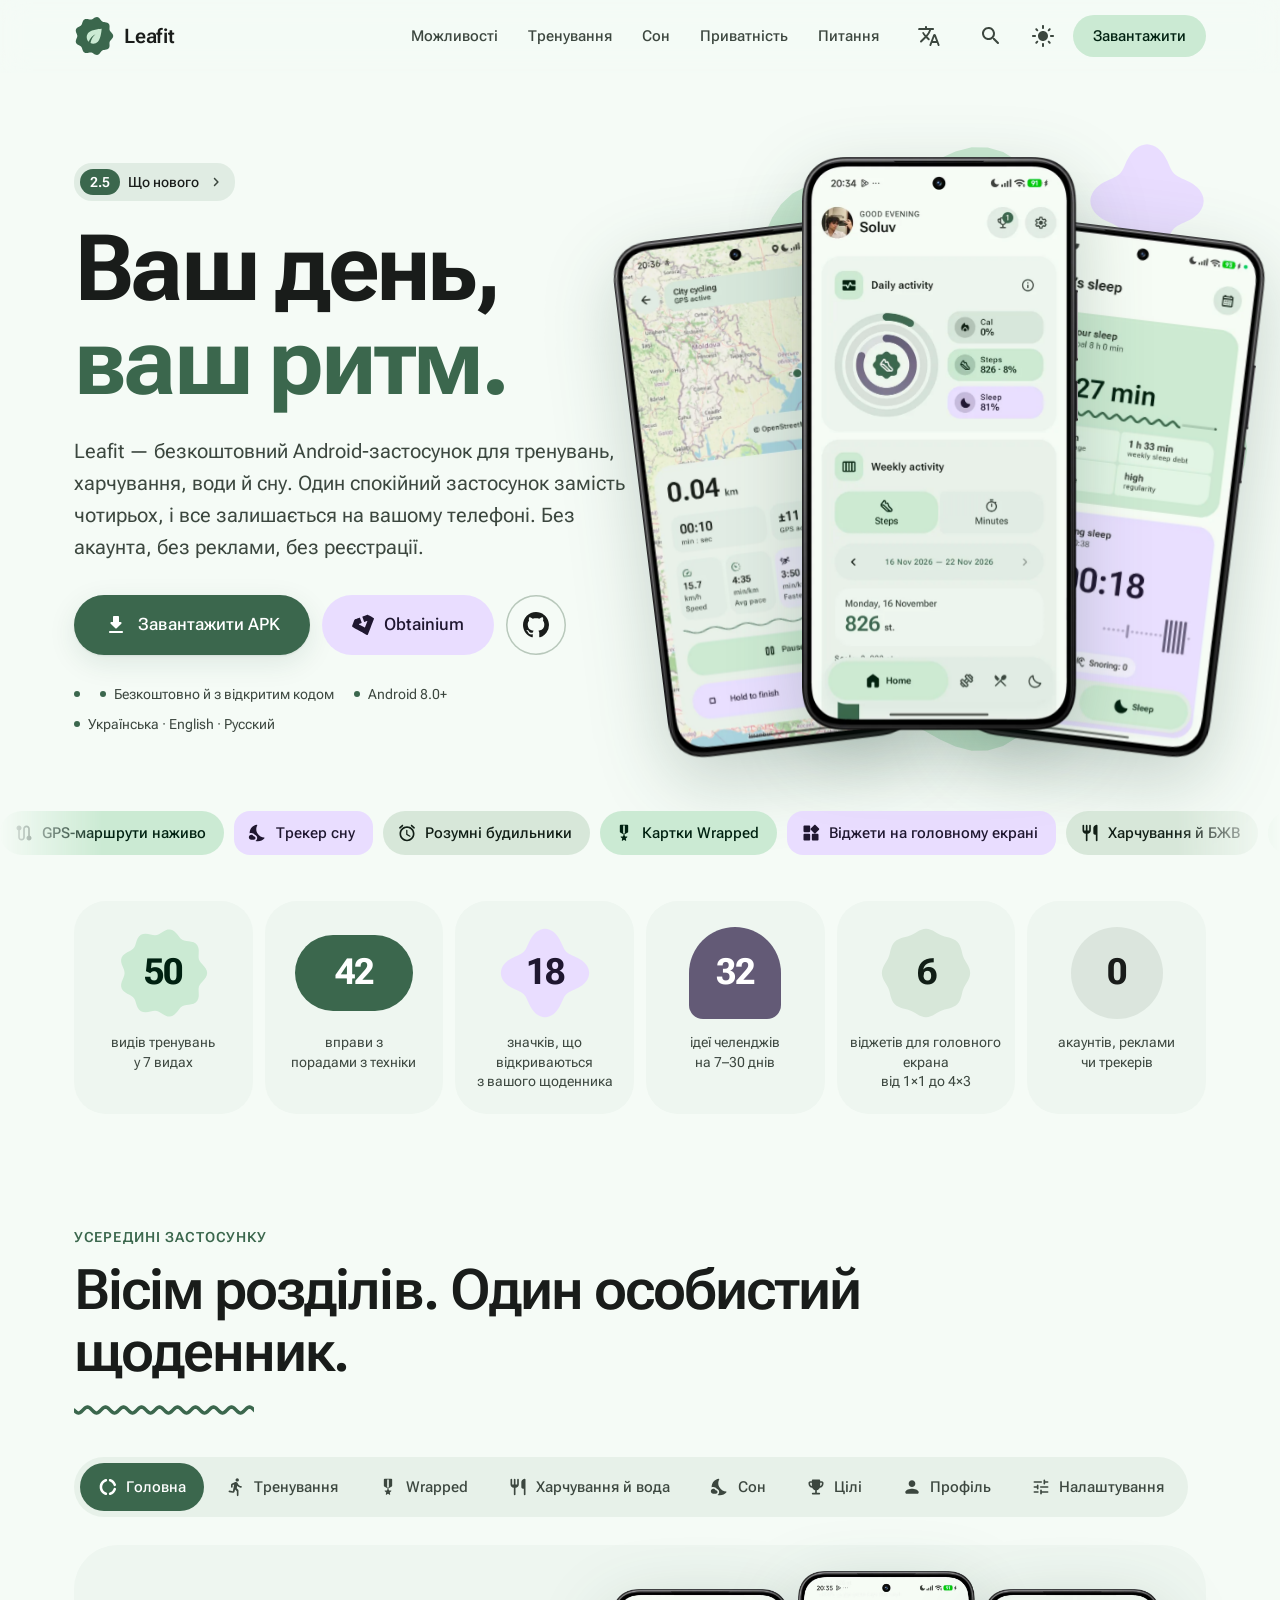
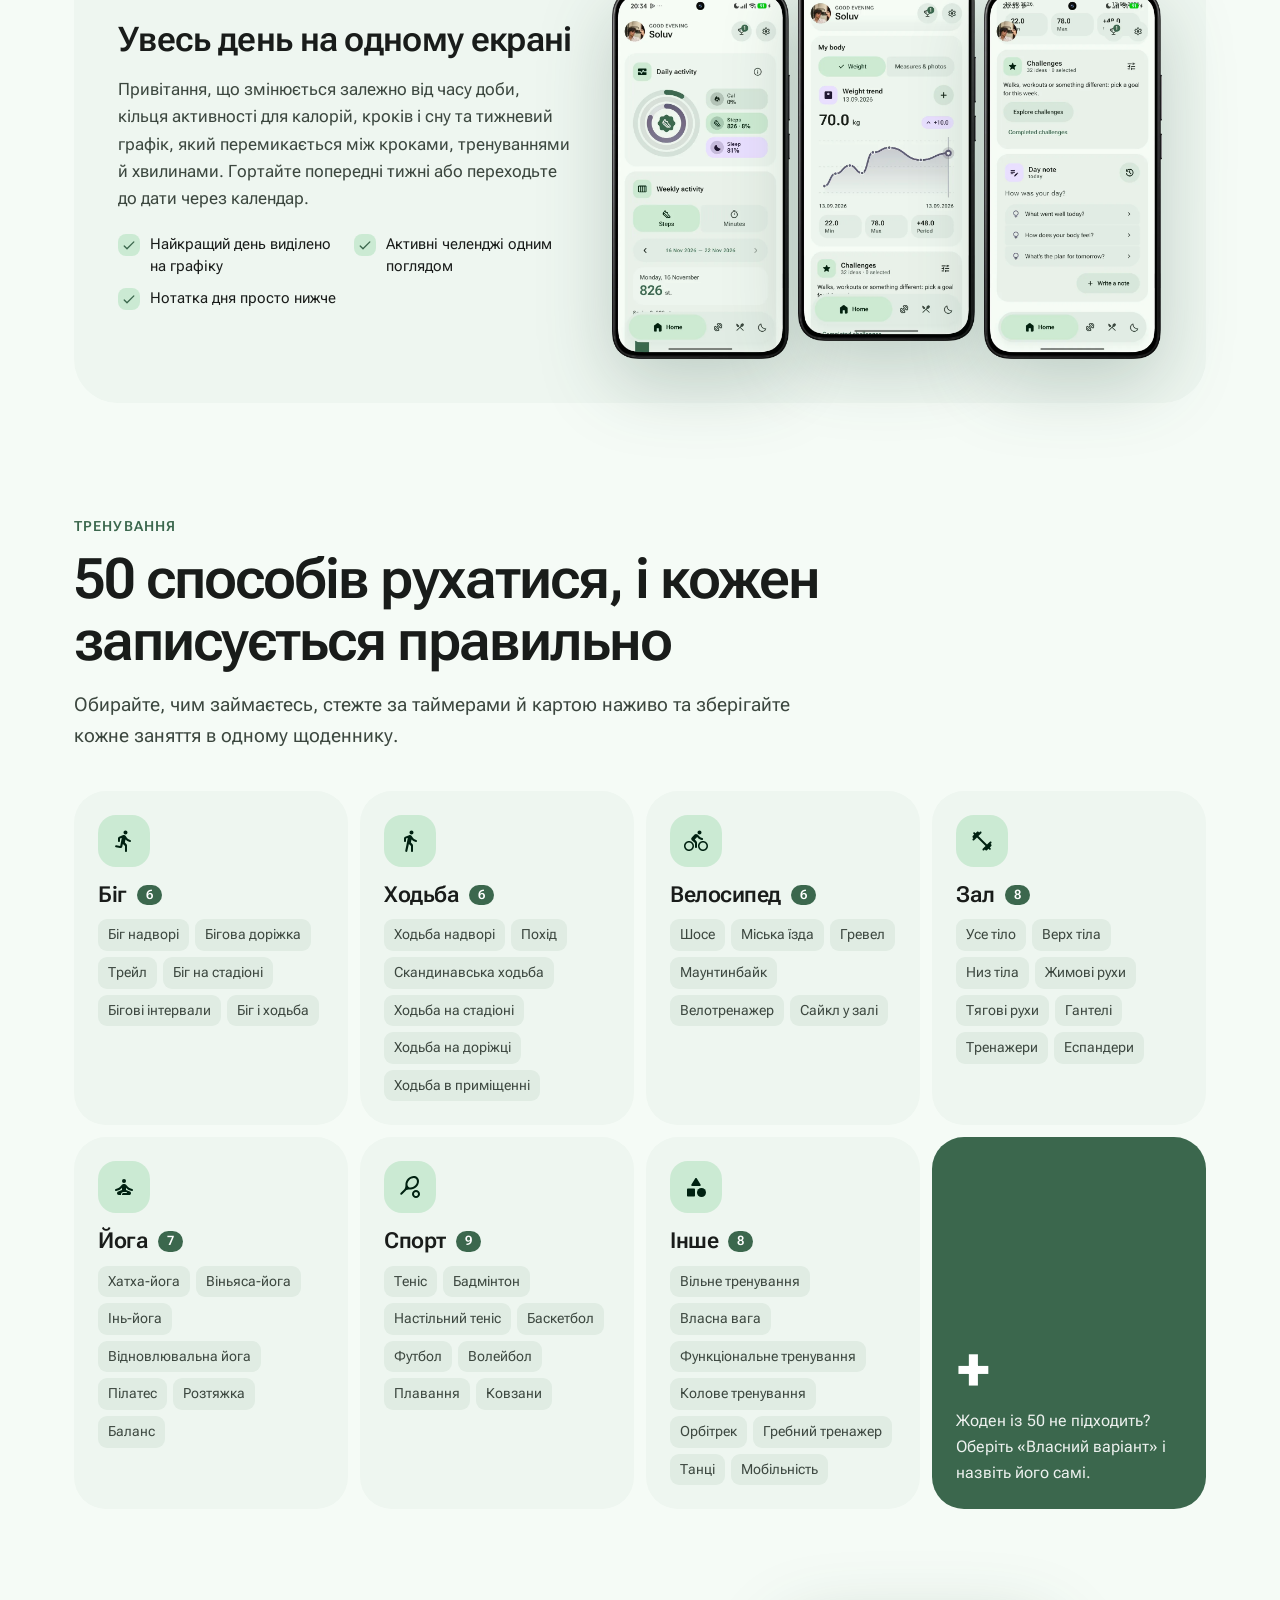
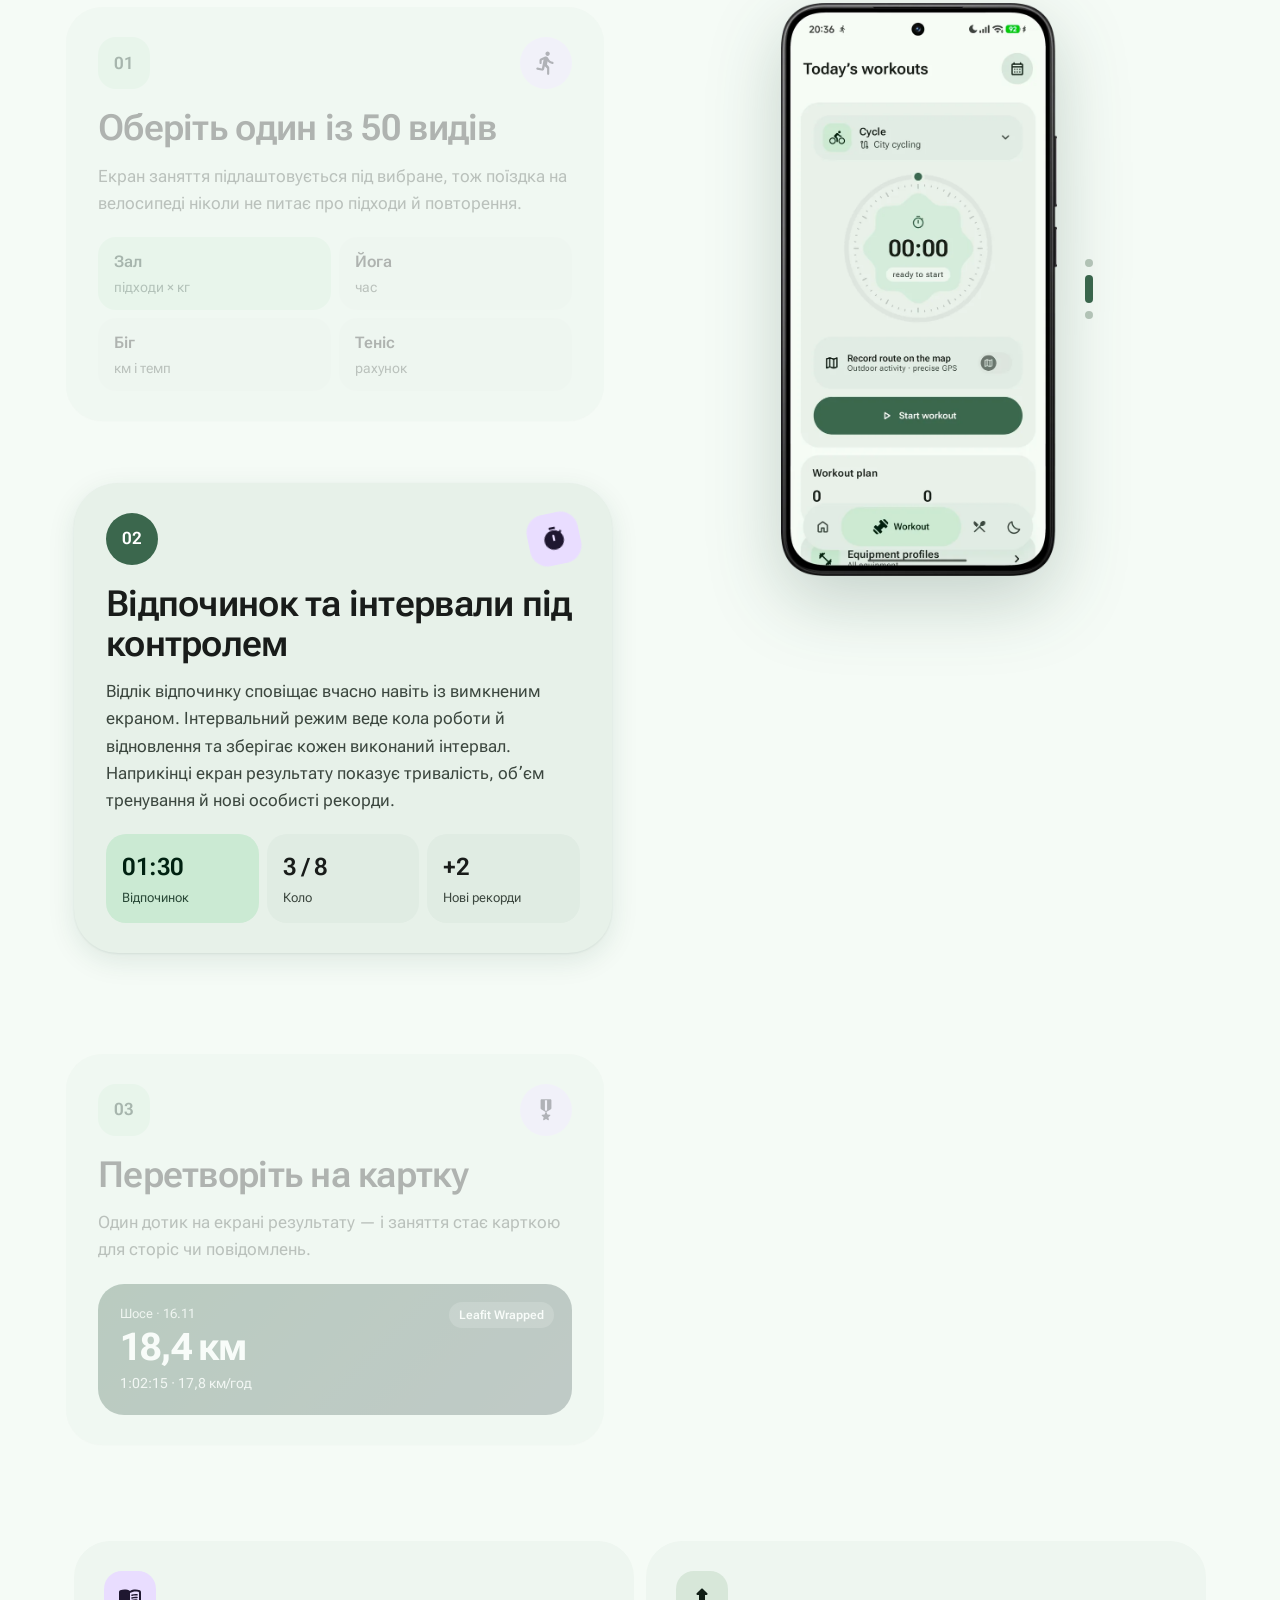
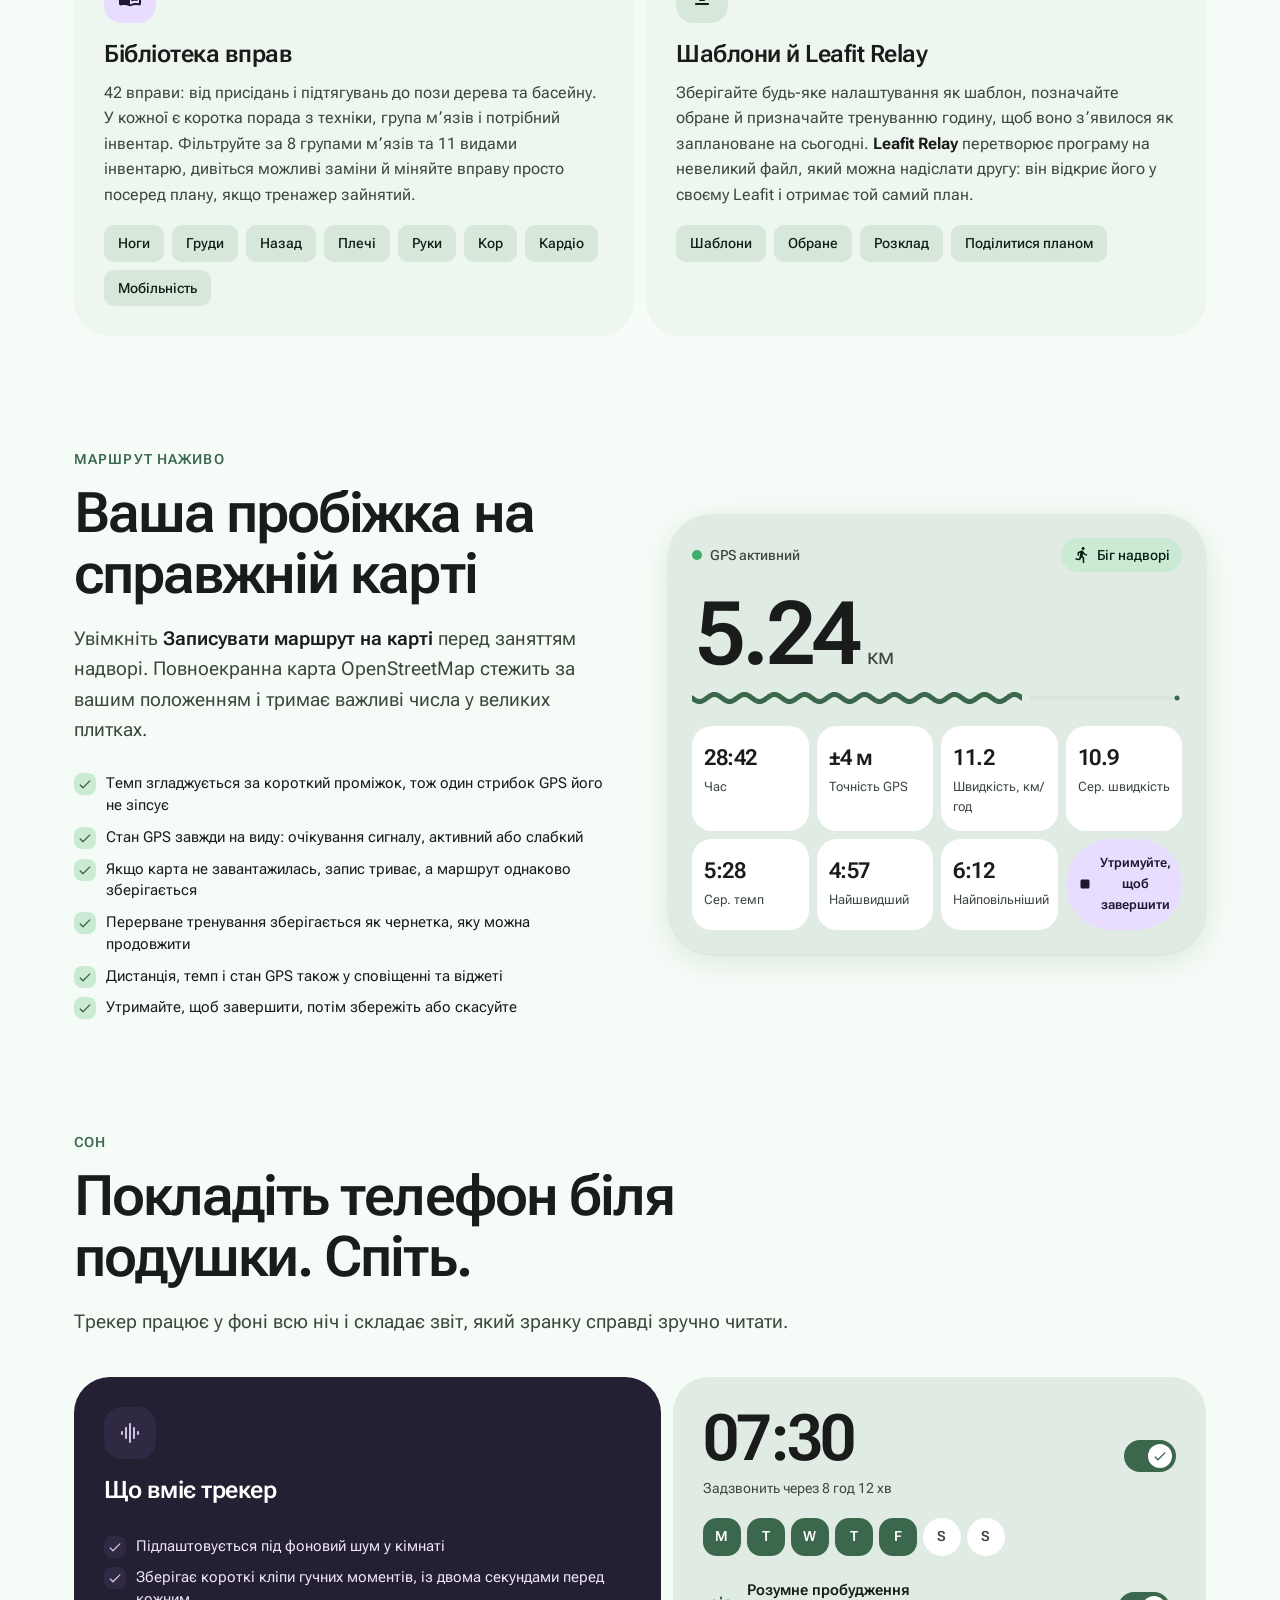
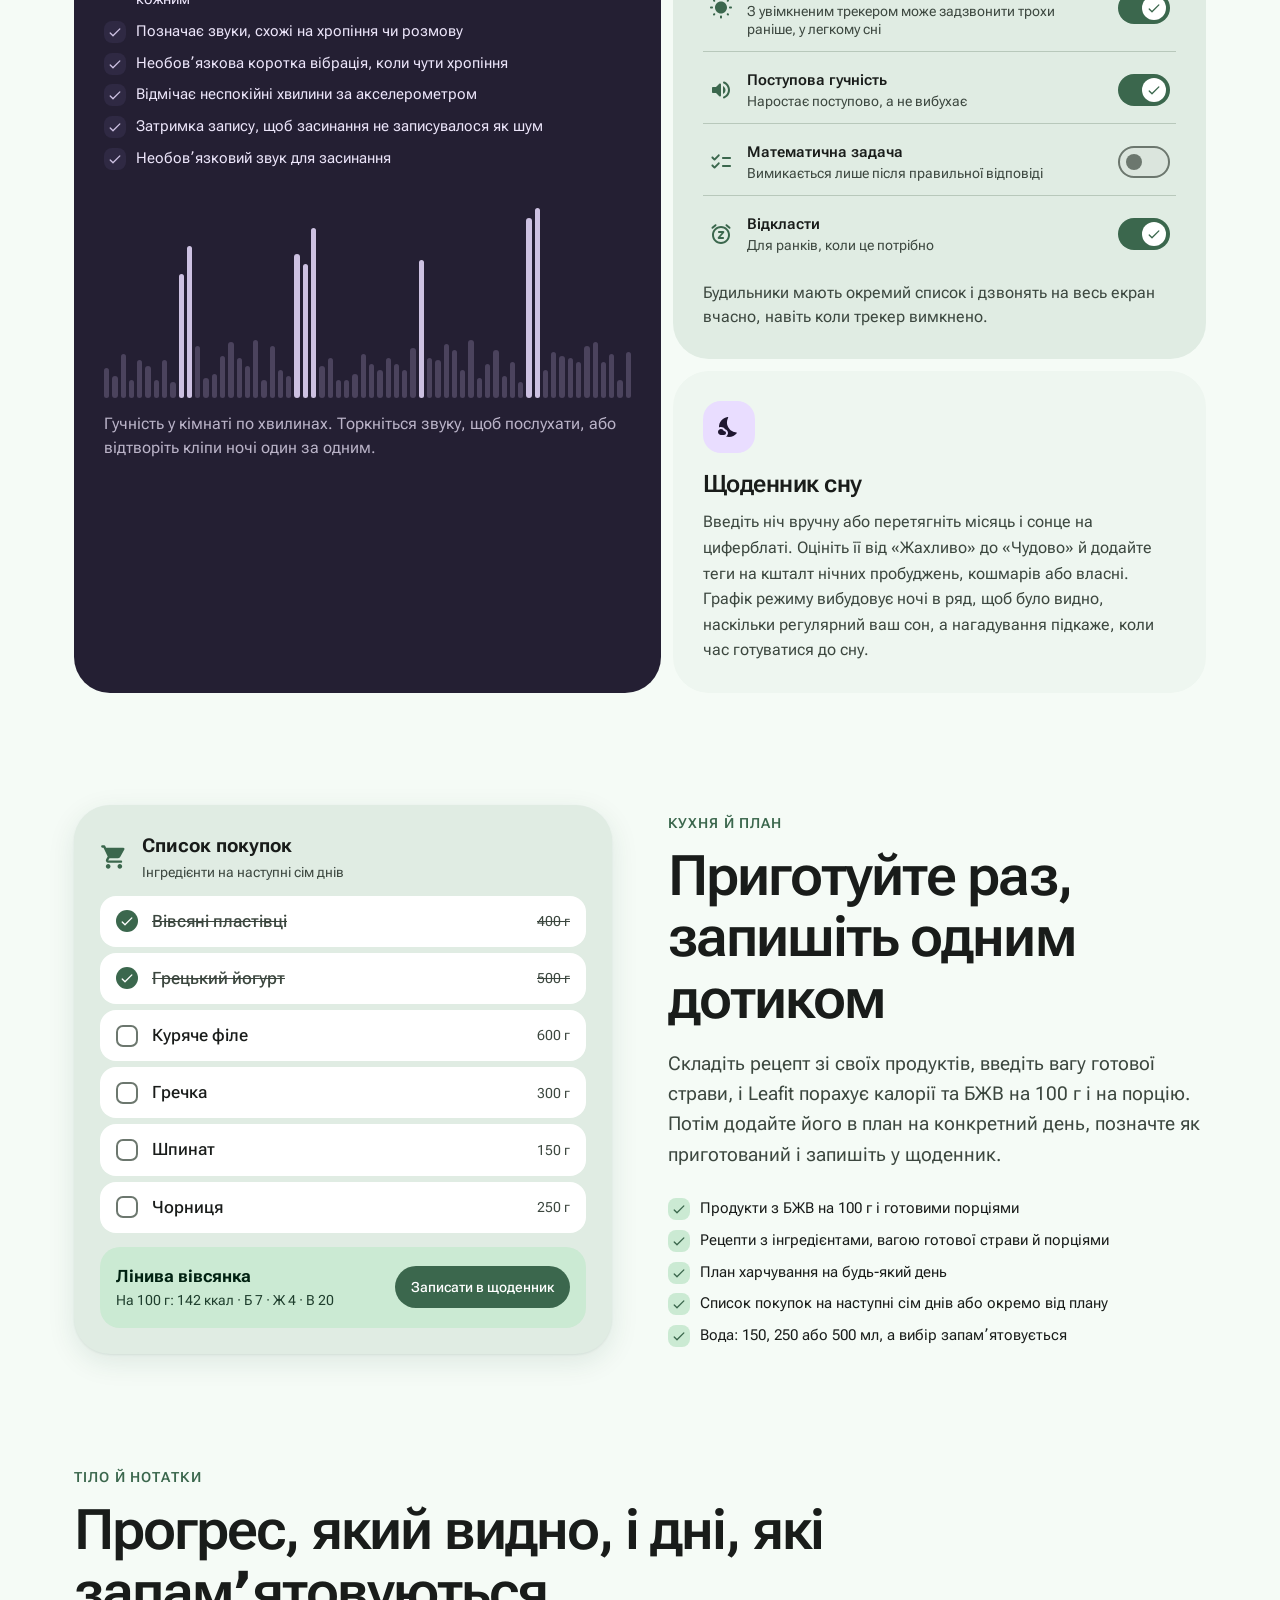
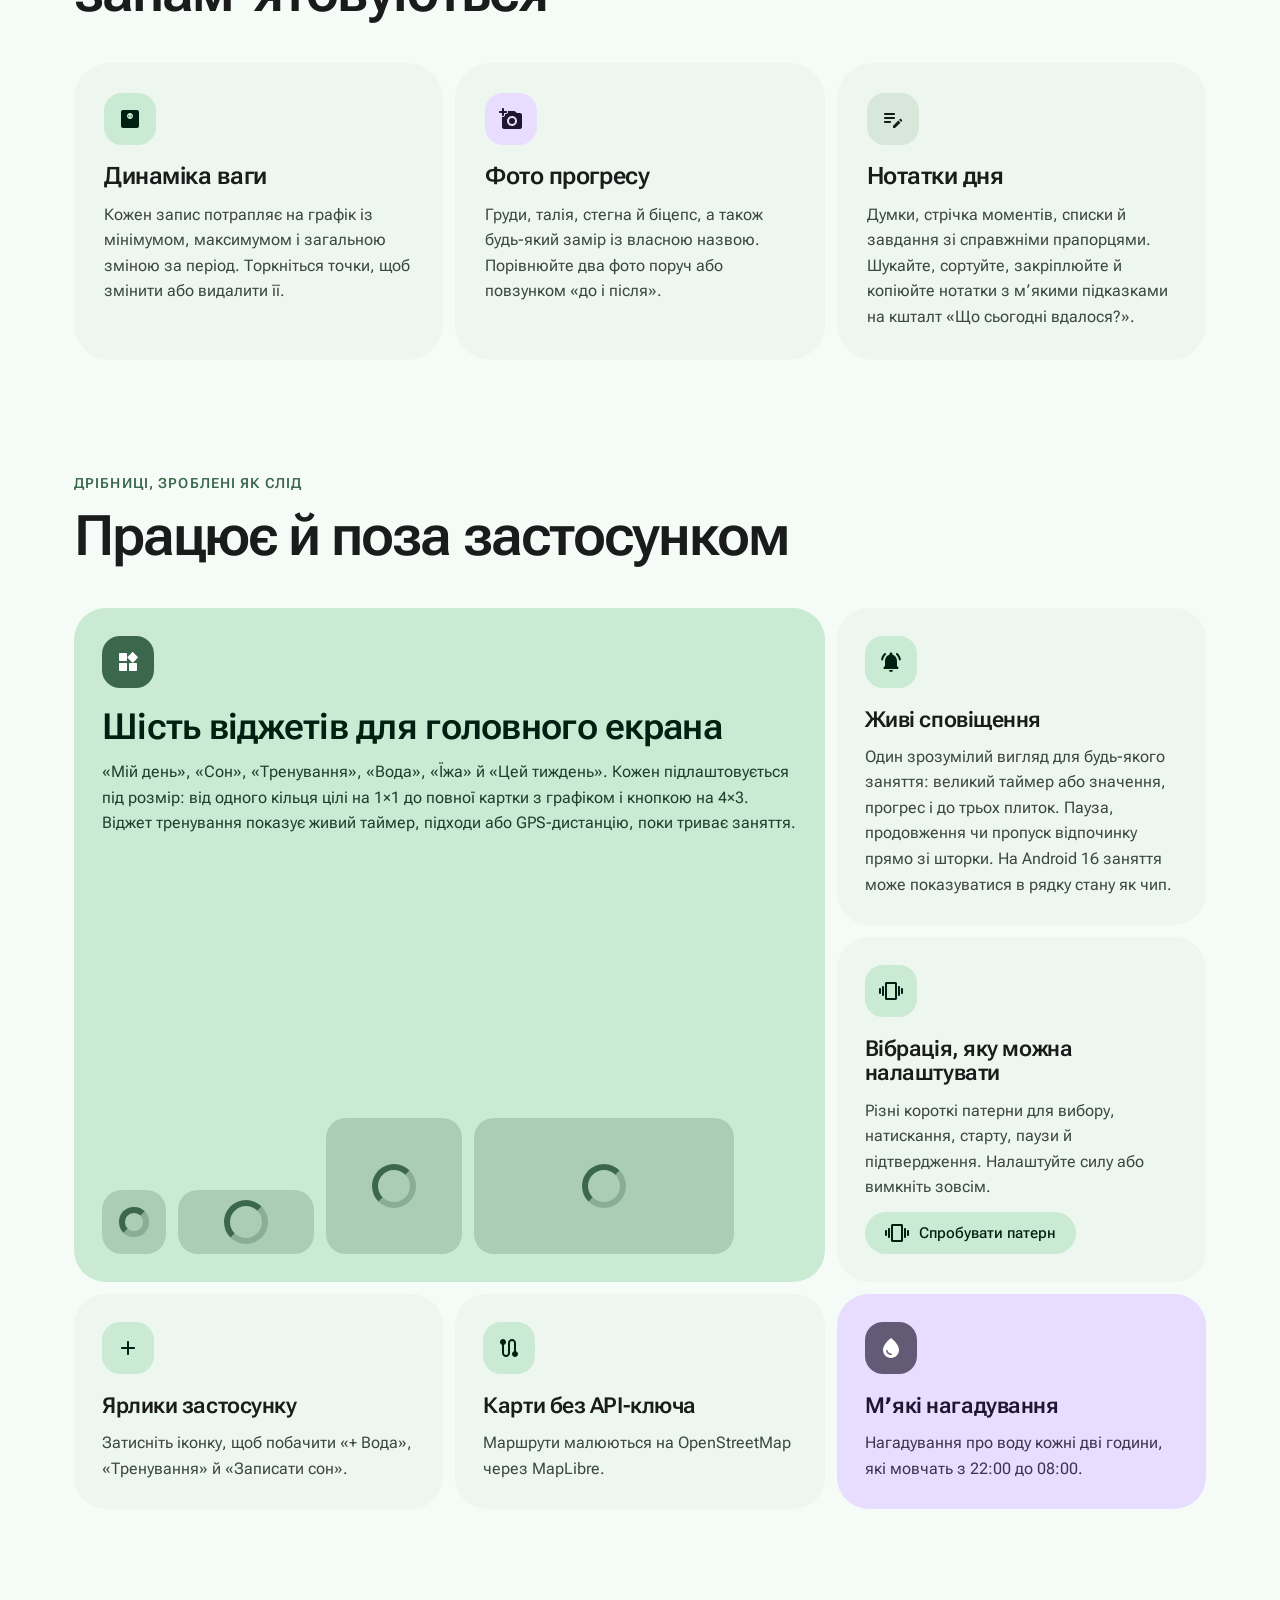
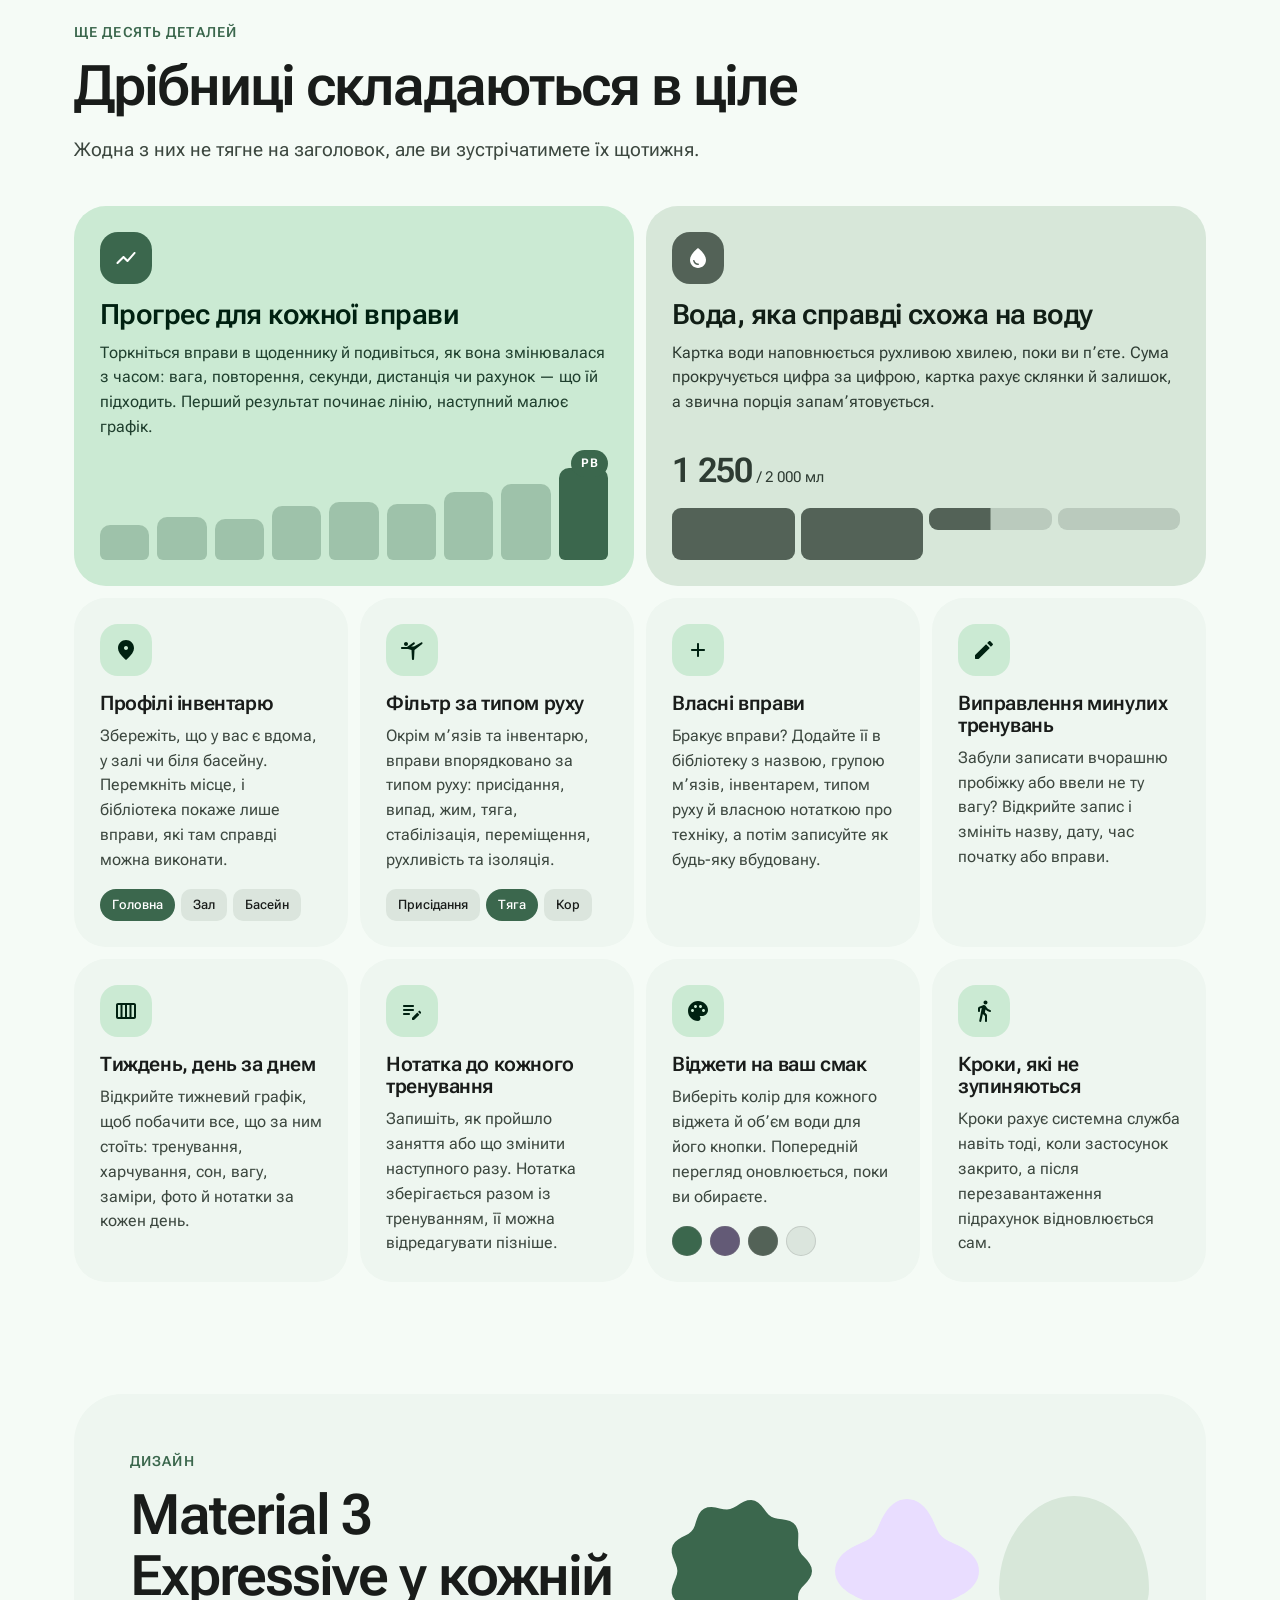
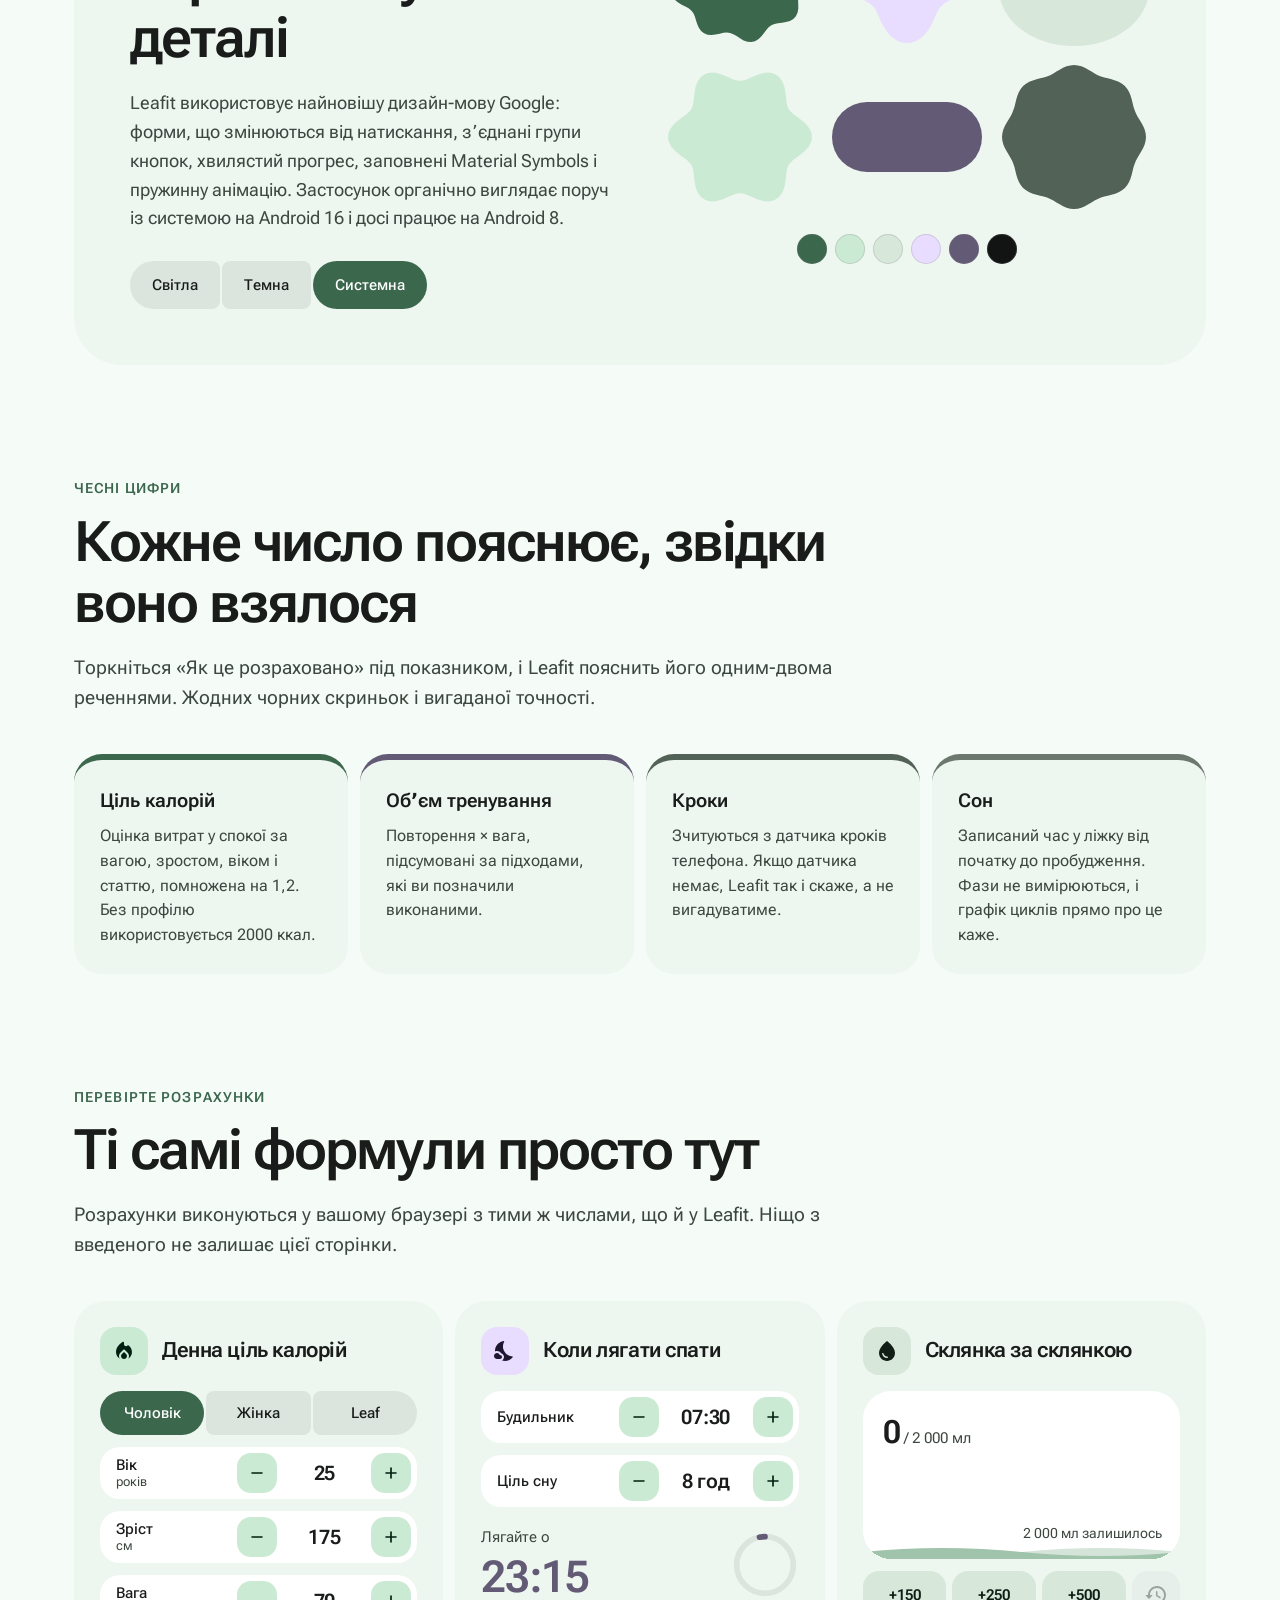
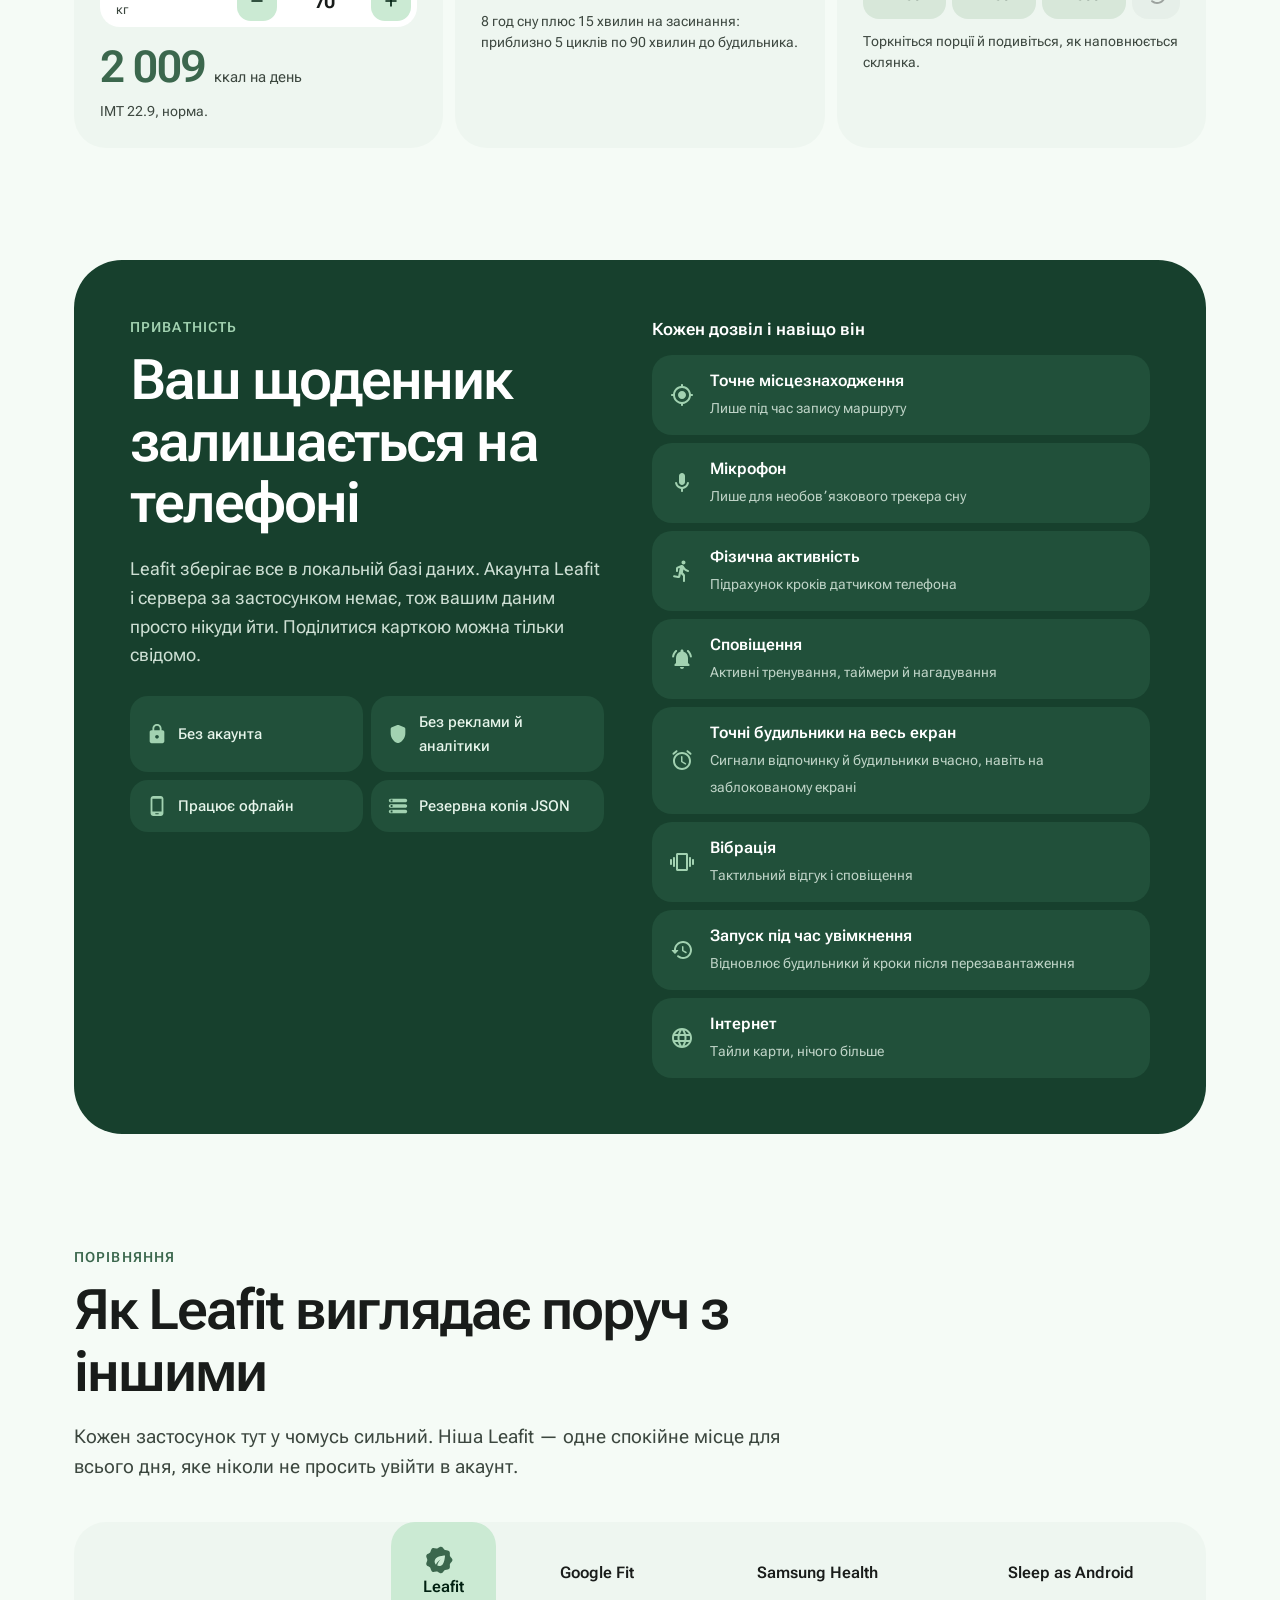
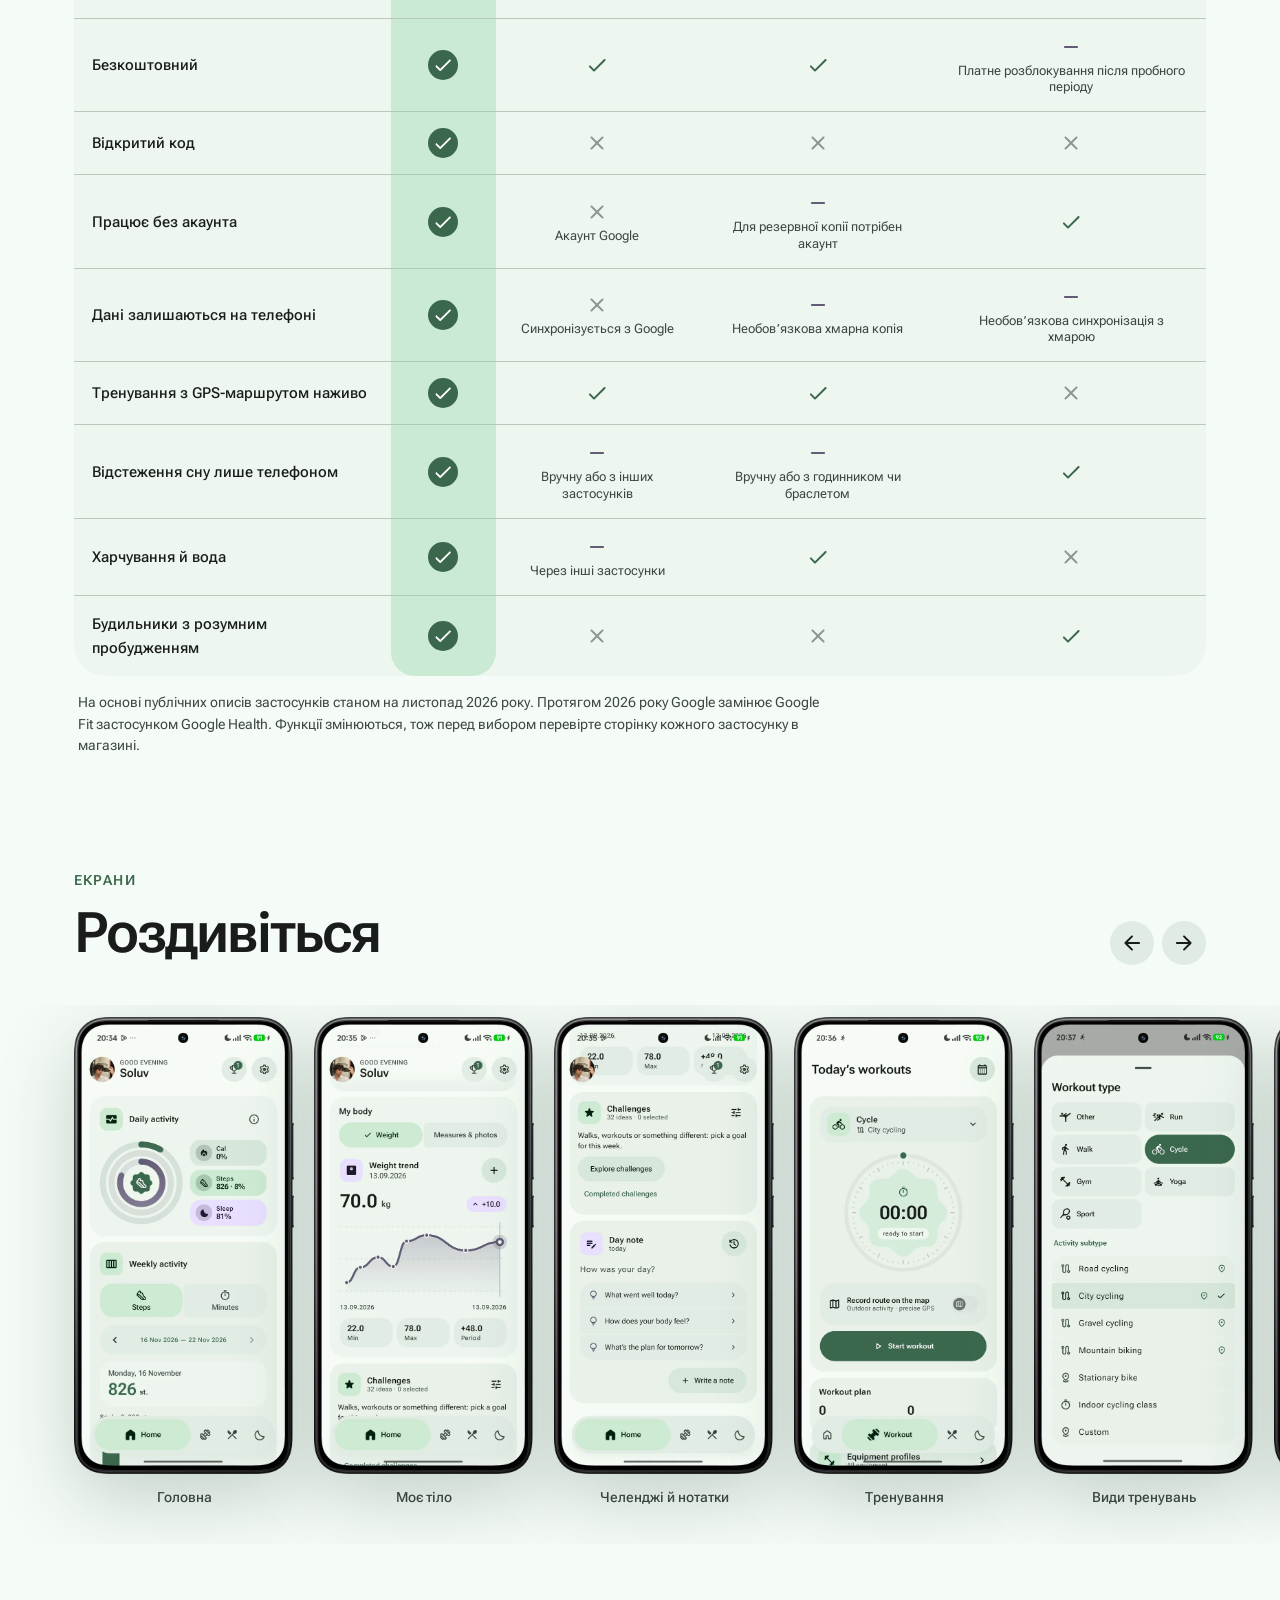
<file: uk/index.html>
<!doctype html>
<html lang="uk">
<head>
<meta charset="utf-8">
<meta name="viewport" content="width=device-width, initial-scale=1, viewport-fit=cover">
<title>Leafit: безкоштовний трекер тренувань, сну й харчування для Android</title>
<meta name="description" content="Leafit — безкоштовний Android-застосунок з відкритим кодом для тренувань із GPS наживо, трекера сну з будильниками, харчування й води. Без акаунта, без реклами, працює офлайн.">
<meta name="theme-color" content="#F5FBF6" media="(prefers-color-scheme: light)">
<meta name="theme-color" content="#111412" media="(prefers-color-scheme: dark)">
<meta name="robots" content="index, follow, max-image-preview:large, max-snippet:-1">
<meta name="author" content="Soluv">
<link rel="canonical" href="https://leafitapp.github.io/uk/">
<link rel="alternate" hreflang="en" href="https://leafitapp.github.io/">
<link rel="alternate" hreflang="uk" href="https://leafitapp.github.io/uk/">
<link rel="alternate" hreflang="ru" href="https://leafitapp.github.io/ru/">
<link rel="alternate" hreflang="x-default" href="https://leafitapp.github.io/">
<link rel="sitemap" type="application/xml" href="../sitemap.xml">
<link rel="icon" type="image/svg+xml" href="../assets/favicon.svg">
<link rel="apple-touch-icon" href="../assets/icons/icon-180.png">
<link rel="manifest" href="../manifest.webmanifest">
<meta property="og:type" content="website">
<meta property="og:site_name" content="Leafit">
<meta property="og:locale" content="uk_UA">
<meta property="og:title" content="Leafit: безкоштовний трекер тренувань, сну й харчування для Android">
<meta property="og:description" content="Тренування, харчування, вода, сон і нотатки в одному спокійному Android-застосунку. Без акаунта, без реклами, відкритий код.">
<meta property="og:url" content="https://leafitapp.github.io/uk/">
<meta property="og:image" content="https://leafitapp.github.io/assets/og.jpg">
<meta property="og:image:width" content="1280">
<meta property="og:image:height" content="640">
<meta property="og:image:alt" content="Екрани Leafit: головна, тренування з GPS наживо й трекер сну">
<meta name="twitter:card" content="summary_large_image">
<meta name="twitter:title" content="Leafit: безкоштовний трекер тренувань, сну й харчування для Android">
<meta name="twitter:description" content="Тренування з GPS наживо, трекер сну з будильниками, харчування й вода в одному спокійному застосунку. Без акаунта, без реклами, відкритий код.">
<meta name="twitter:image" content="https://leafitapp.github.io/assets/og.jpg">
<script type="application/ld+json">[{"@context":"https://schema.org","@type":"SoftwareApplication","name":"Leafit","alternateName":"Leafit для Android","description":"Безкоштовний Android-застосунок з відкритим кодом для тренувань із GPS-маршрутами наживо, трекера сну з будильниками, харчування з БЖВ, нагадувань про воду, челенджів і нотаток дня. Без акаунта, без реклами, працює офлайн.","applicationCategory":"HealthApplication","applicationSubCategory":"Fitness tracker","operatingSystem":"Android 8.0+","softwareVersion":"2.5.0","downloadUrl":"https://github.com/So1uv/Leafit/releases/latest/download/Leafit.apk","installUrl":"https://github.com/So1uv/Leafit/releases/latest","codeRepository":"https://github.com/So1uv/Leafit","license":"https://www.gnu.org/licenses/gpl-3.0.html","isAccessibleForFree":true,"inLanguage":["en","uk","ru"],"url":"https://leafitapp.github.io/","image":"https://leafitapp.github.io/assets/og.jpg","screenshot":["https://leafitapp.github.io/screenshots/home.webp","https://leafitapp.github.io/screenshots/gps-live.webp","https://leafitapp.github.io/screenshots/sleep-tracker.webp","https://leafitapp.github.io/screenshots/wrapped.webp","https://leafitapp.github.io/screenshots/meals.webp"],"offers":{"@type":"Offer","price":"0","priceCurrency":"USD"},"author":{"@type":"Person","name":"Soluv","url":"https://github.com/So1uv"}},{"@context":"https://schema.org","@type":"WebSite","name":"Leafit","url":"https://leafitapp.github.io/"},{"@context":"https://schema.org","@type":"FAQPage","mainEntity":[{"@type":"Question","name":"Це справді безкоштовно?","acceptedAnswer":{"@type":"Answer","text":"Так. Без підписки, без преміум-версії, без реклами. Leafit має відкритий код за ліцензією GPL-3.0."}},{"@type":"Question","name":"Як встановити APK?","acceptedAnswer":{"@type":"Answer","text":"Завантажте Leafit.apk на телефон і відкрийте його. Android один раз попросить дозволити встановлення з браузера або файлового менеджера."}},{"@type":"Question","name":"Які версії Android підтримує Leafit?","acceptedAnswer":{"@type":"Answer","text":"Android 8.0 і новіші. Перевірено на Samsung Galaxy S10, Xiaomi 15 і Pixel 7."}},{"@type":"Question","name":"Чи записує трекер сну звук?","acceptedAnswer":{"@type":"Answer","text":"Лише якщо ви ввімкнете трекер. Звук аналізується на пристрої, і зберігаються лише короткі кліпи гучних моментів — локально."}}]}]</script>
<link rel="preload" href="../assets/fonts/roboto-flex-400.woff2" as="font" type="font/woff2" crossorigin>
<link rel="preload" href="../assets/fonts/roboto-flex-600.woff2" as="font" type="font/woff2" crossorigin>
<link rel="stylesheet" href="../assets/style.css?v=202611192120">
<script>try{var t=localStorage.getItem("leafit-theme");if(t)document.documentElement.dataset.theme=t}catch(e){}</script>
</head>
<body>
<svg width="0" height="0" style="position:absolute" aria-hidden="true"><symbol id="i-Share" viewBox="0 0 24 24"><path d="M18 16.08c-.76 0-1.44.3-1.96.77L8.91 12.7c.05-.23.09-.46.09-.7s-.04-.47-.09-.7l7.05-4.11c.54.5 1.25.81 2.04.81 1.66 0 3-1.34 3-3s-1.34-3-3-3-3 1.34-3 3c0 .24.04.47.09.7L8.04 9.81C7.5 9.31 6.79 9 6 9c-1.66 0-3 1.34-3 3s1.34 3 3 3c.79 0 1.5-.31 2.04-.81l7.12 4.16c-.05.21-.08.43-.08.65 0 1.61 1.31 2.92 2.92 2.92s2.92-1.31 2.92-2.92-1.31-2.92-2.92-2.92z"/></symbol><symbol id="i-QrCode" viewBox="0 0 24 24"><path d="M3 11h8V3H3v8zm2-6h4v4H5V5zM3 21h8v-8H3v8zm2-6h4v4H5v-4zM13 3v8h8V3h-8zm6 6h-4V5h4v4zM13 13h2v2h-2zM15 15h2v2h-2zM13 17h2v2h-2zM17 17h2v2h-2zM19 19h2v2h-2zM15 19h2v2h-2zM17 13h2v2h-2zM19 15h2v2h-2z"/></symbol><symbol id="i-Eco" viewBox="0 0 24 24"><path d="M6.05 8.05c-2.73 2.73-2.73 7.15-.02 9.88 1.47-3.4 4.09-6.24 7.36-7.93-2.77 2.34-4.71 5.61-5.39 9.32 2.6 1.23 5.8.78 7.95-1.37C19.43 14.47 20 4 20 4S9.53 4.57 6.05 8.05z"/></symbol><symbol id="i-Add" viewBox="0 0 24 24"><path d="M18,13h-5v5c0,0.55 -0.45,1 -1,1s-1,-0.45 -1,-1v-5H6c-0.55,0 -1,-0.45 -1,-1s0.45,-1 1,-1h5V6c0,-0.55 0.45,-1 1,-1s1,0.45 1,1v5h5c0.55,0 1,0.45 1,1s-0.45,1 -1,1z"/></symbol><symbol id="i-AddAPhoto" viewBox="0 0 24 24"><path d="M3,8c0,0.55 0.45,1 1,1s1,-0.45 1,-1V6h2c0.55,0 1,-0.45 1,-1s-0.45,-1 -1,-1H5V2c0,-0.55 -0.45,-1 -1,-1s-1,0.45 -1,1v2H1c-0.55,0 -1,0.45 -1,1s0.45,1 1,1h2v2z"/><path d="M13,14m-3,0a3,3 0,1 1,6 0a3,3 0,1 1,-6 0"/><path d="M21,6h-3.17l-1.24,-1.35c-0.37,-0.41 -0.91,-0.65 -1.47,-0.65h-6.4c0.17,0.3 0.28,0.63 0.28,1 0,1.1 -0.9,2 -2,2L6,7v1c0,1.1 -0.9,2 -2,2 -0.37,0 -0.7,-0.11 -1,-0.28L3,20c0,1.1 0.9,2 2,2h16c1.1,0 2,-0.9 2,-2L23,8c0,-1.1 -0.9,-2 -2,-2zM13,19c-2.76,0 -5,-2.24 -5,-5s2.24,-5 5,-5 5,2.24 5,5 -2.24,5 -5,5z"/></symbol><symbol id="i-Alarm" viewBox="0 0 24 24"><path d="M15.87,15.25l-3.37,-2L12.5,8.72c0,-0.4 -0.32,-0.72 -0.72,-0.72h-0.06c-0.4,0 -0.72,0.32 -0.72,0.72v4.72c0,0.35 0.18,0.68 0.49,0.86l3.65,2.19c0.34,0.2 0.78,0.1 0.98,-0.24 0.21,-0.35 0.1,-0.8 -0.25,-1zM21.18,5.01L18.1,2.45c-0.42,-0.35 -1.05,-0.3 -1.41,0.13 -0.35,0.42 -0.29,1.05 0.13,1.41l3.07,2.56c0.42,0.35 1.05,0.3 1.41,-0.13 0.36,-0.42 0.3,-1.05 -0.12,-1.41zM4.1,6.55l3.07,-2.56c0.43,-0.36 0.49,-0.99 0.13,-1.41 -0.35,-0.43 -0.98,-0.48 -1.4,-0.13L2.82,5.01c-0.42,0.36 -0.48,0.99 -0.12,1.41 0.35,0.43 0.98,0.48 1.4,0.13zM12,4c-4.97,0 -9,4.03 -9,9s4.03,9 9,9 9,-4.03 9,-9 -4.03,-9 -9,-9zM12,20c-3.86,0 -7,-3.14 -7,-7s3.14,-7 7,-7 7,3.14 7,7 -3.14,7 -7,7z"/></symbol><symbol id="i-ArrowBack" viewBox="0 0 24 24"><path d="M19,11H7.83l4.88,-4.88c0.39,-0.39 0.39,-1.03 0,-1.42 -0.39,-0.39 -1.02,-0.39 -1.41,0l-6.59,6.59c-0.39,0.39 -0.39,1.02 0,1.41l6.59,6.59c0.39,0.39 1.02,0.39 1.41,0 0.39,-0.39 0.39,-1.02 0,-1.41L7.83,13H19c0.55,0 1,-0.45 1,-1s-0.45,-1 -1,-1z"/></symbol><symbol id="i-ArrowForward" viewBox="0 0 24 24"><path d="M5,13h11.17l-4.88,4.88c-0.39,0.39 -0.39,1.03 0,1.42 0.39,0.39 1.02,0.39 1.41,0l6.59,-6.59c0.39,-0.39 0.39,-1.02 0,-1.41l-6.58,-6.6c-0.39,-0.39 -1.02,-0.39 -1.41,0 -0.39,0.39 -0.39,1.02 0,1.41L16.17,11H5c-0.55,0 -1,0.45 -1,1s0.45,1 1,1z"/></symbol><symbol id="i-AwardStar" viewBox="0 0 24 24"><path d="M17,10.43V3c0,-0.55 -0.45,-1 -1,-1H8C7.45,2 7,2.45 7,3v7.43c0,0.35 0.18,0.68 0.49,0.86l4.18,2.51l-0.99,2.34l-2.22,0.19C8,16.37 7.82,16.92 8.16,17.21l1.69,1.46l-0.51,2.18c-0.1,0.43 0.37,0.77 0.75,0.54L12,20.23l1.91,1.15c0.38,0.23 0.85,-0.11 0.75,-0.54l-0.51,-2.18l1.69,-1.46c0.33,-0.29 0.16,-0.84 -0.29,-0.88l-2.22,-0.19l-0.99,-2.34l4.18,-2.51C16.82,11.11 17,10.79 17,10.43zM13,12.23l-1,0.6l-1,-0.6V3h2V12.23z"/></symbol><symbol id="i-Category" viewBox="0 0 24 24"><path d="M11.15,3.4L7.43,9.48c-0.41,0.66 0.07,1.52 0.85,1.52h7.43c0.78,0 1.26,-0.86 0.85,-1.52L12.85,3.4c-0.39,-0.64 -1.31,-0.64 -1.7,0z"/><path d="M17.5,17.5m-4.5,0a4.5,4.5 0,1 1,9 0a4.5,4.5 0,1 1,-9 0"/><path d="M4,21.5h6c0.55,0 1,-0.45 1,-1v-6c0,-0.55 -0.45,-1 -1,-1H4c-0.55,0 -1,0.45 -1,1v6c0,0.55 0.45,1 1,1z"/></symbol><symbol id="i-Checklist" viewBox="0 0 24 24"><path d="M22,8c0,-0.55 -0.45,-1 -1,-1h-7c-0.55,0 -1,0.45 -1,1s0.45,1 1,1h7C21.55,9 22,8.55 22,8zM13,16c0,0.55 0.45,1 1,1h7c0.55,0 1,-0.45 1,-1c0,-0.55 -0.45,-1 -1,-1h-7C13.45,15 13,15.45 13,16zM10.47,4.63c0.39,0.39 0.39,1.02 0,1.41l-4.23,4.25c-0.39,0.39 -1.02,0.39 -1.42,0L2.7,8.16c-0.39,-0.39 -0.39,-1.02 0,-1.41c0.39,-0.39 1.02,-0.39 1.41,0l1.42,1.42l3.54,-3.54C9.45,4.25 10.09,4.25 10.47,4.63zM10.48,12.64c0.39,0.39 0.39,1.02 0,1.41l-4.23,4.25c-0.39,0.39 -1.02,0.39 -1.42,0L2.7,16.16c-0.39,-0.39 -0.39,-1.02 0,-1.41s1.02,-0.39 1.41,0l1.42,1.42l3.54,-3.54C9.45,12.25 10.09,12.25 10.48,12.64L10.48,12.64z"/></symbol><symbol id="i-ChevronRight" viewBox="0 0 24 24"><path d="M9.29,6.71c-0.39,0.39 -0.39,1.02 0,1.41L13.17,12l-3.88,3.88c-0.39,0.39 -0.39,1.02 0,1.41 0.39,0.39 1.02,0.39 1.41,0l4.59,-4.59c0.39,-0.39 0.39,-1.02 0,-1.41L10.7,6.7c-0.38,-0.38 -1.02,-0.38 -1.41,0.01z"/></symbol><symbol id="i-Close" viewBox="0 0 24 24"><path d="M18.3,5.71c-0.39,-0.39 -1.02,-0.39 -1.41,0L12,10.59 7.11,5.7c-0.39,-0.39 -1.02,-0.39 -1.41,0 -0.39,0.39 -0.39,1.02 0,1.41L10.59,12 5.7,16.89c-0.39,0.39 -0.39,1.02 0,1.41 0.39,0.39 1.02,0.39 1.41,0L12,13.41l4.89,4.89c0.39,0.39 1.02,0.39 1.41,0 0.39,-0.39 0.39,-1.02 0,-1.41L13.41,12l4.89,-4.89c0.38,-0.38 0.38,-1.02 0,-1.4z"/></symbol><symbol id="i-DarkMode" viewBox="0 0 24 24"><path d="M11.01,3.05C6.51,3.54 3,7.36 3,12c0,4.97 4.03,9 9,9c4.63,0 8.45,-3.5 8.95,-8c0.09,-0.79 -0.78,-1.42 -1.54,-0.95c-0.84,0.54 -1.84,0.85 -2.91,0.85c-2.98,0 -5.4,-2.42 -5.4,-5.4c0,-1.06 0.31,-2.06 0.84,-2.89C12.39,3.94 11.9,2.98 11.01,3.05z"/></symbol><symbol id="i-Database" viewBox="0 0 24 24"><path d="M4,20h16c1.1,0 2,-0.9 2,-2s-0.9,-2 -2,-2L4,16c-1.1,0 -2,0.9 -2,2s0.9,2 2,2zM4,17h2v2L4,19v-2zM2,6c0,1.1 0.9,2 2,2h16c1.1,0 2,-0.9 2,-2s-0.9,-2 -2,-2L4,4c-1.1,0 -2,0.9 -2,2zM6,7L4,7L4,5h2v2zM4,14h16c1.1,0 2,-0.9 2,-2s-0.9,-2 -2,-2L4,10c-1.1,0 -2,0.9 -2,2s0.9,2 2,2zM4,11h2v2L4,13v-2z"/></symbol><symbol id="i-DirectionsBike" viewBox="0 0 24 24"><path d="M15.5,5.5c1.1,0 2,-0.9 2,-2s-0.9,-2 -2,-2 -2,0.9 -2,2 0.9,2 2,2zM5,12c-2.8,0 -5,2.2 -5,5s2.2,5 5,5 5,-2.2 5,-5 -2.2,-5 -5,-5zM5,20.5c-1.9,0 -3.5,-1.6 -3.5,-3.5s1.6,-3.5 3.5,-3.5 3.5,1.6 3.5,3.5 -1.6,3.5 -3.5,3.5zM10.8,10.5l2.4,-2.4 0.8,0.8c1.06,1.06 2.38,1.78 3.96,2.02 0.6,0.09 1.14,-0.39 1.14,-1 0,-0.49 -0.37,-0.91 -0.85,-0.99 -1.11,-0.18 -2.02,-0.71 -2.75,-1.43l-1.9,-1.9c-0.5,-0.4 -1,-0.6 -1.6,-0.6s-1.1,0.2 -1.4,0.6L7.8,8.4c-0.4,0.4 -0.6,0.9 -0.6,1.4 0,0.6 0.2,1.1 0.6,1.4L11,14v4c0,0.55 0.45,1 1,1s1,-0.45 1,-1v-4.4c0,-0.52 -0.2,-1.01 -0.55,-1.38L10.8,10.5zM19,12c-2.8,0 -5,2.2 -5,5s2.2,5 5,5 5,-2.2 5,-5 -2.2,-5 -5,-5zM19,20.5c-1.9,0 -3.5,-1.6 -3.5,-3.5s1.6,-3.5 3.5,-3.5 3.5,1.6 3.5,3.5 -1.6,3.5 -3.5,3.5z"/></symbol><symbol id="i-DirectionsRun" viewBox="0 0 24 24"><path d="M13.49,5.48c1.1,0 2,-0.9 2,-2s-0.9,-2 -2,-2 -2,0.9 -2,2 0.9,2 2,2zM10.32,17.48l0.57,-2.5 2.1,2v5c0,0.55 0.45,1 1,1s1,-0.45 1,-1v-5.64c0,-0.55 -0.22,-1.07 -0.62,-1.45l-1.48,-1.41 0.6,-3c1.07,1.24 2.62,2.13 4.36,2.41 0.6,0.09 1.14,-0.39 1.14,-1 0,-0.49 -0.36,-0.9 -0.85,-0.98 -1.52,-0.25 -2.78,-1.15 -3.45,-2.33l-1,-1.6c-0.4,-0.6 -1,-1 -1.7,-1 -0.3,0 -0.5,0.1 -0.8,0.1L7.21,7.76c-0.74,0.32 -1.22,1.04 -1.22,1.85v2.37c0,0.55 0.45,1 1,1s1,-0.45 1,-1v-2.4l1.8,-0.7 -1.6,8.1 -3.92,-0.8c-0.54,-0.11 -1.07,0.24 -1.18,0.78L3.09,17c-0.11,0.54 0.24,1.07 0.78,1.18l4.11,0.82c1.06,0.21 2.1,-0.46 2.34,-1.52z"/></symbol><symbol id="i-DirectionsWalk" viewBox="0 0 24 24"><path d="M13.5,5.5c1.1,0 2,-0.9 2,-2s-0.9,-2 -2,-2 -2,0.9 -2,2 0.9,2 2,2zM9.8,8.9L7.24,21.81c-0.13,0.61 0.35,1.19 0.98,1.19h0.08c0.47,0 0.87,-0.32 0.98,-0.78L10.9,15l2.1,2v5c0,0.55 0.45,1 1,1s1,-0.45 1,-1v-5.64c0,-0.55 -0.22,-1.07 -0.62,-1.45L12.9,13.5l0.6,-3c1.07,1.24 2.62,2.13 4.36,2.41 0.6,0.09 1.14,-0.39 1.14,-1 0,-0.49 -0.36,-0.9 -0.85,-0.98 -1.52,-0.25 -2.78,-1.15 -3.45,-2.33l-1,-1.6c-0.56,-0.89 -1.68,-1.25 -2.65,-0.84L7.22,7.78C6.48,8.1 6,8.82 6,9.63V12c0,0.55 0.45,1 1,1s1,-0.45 1,-1V9.6l1.8,-0.7"/></symbol><symbol id="i-DonutLarge" viewBox="0 0 24 24"><path d="M14.07,5.32C16.26,6 18,7.74 18.68,9.93c0.19,0.63 0.76,1.07 1.41,1.07h0.04c1,0 1.72,-0.96 1.43,-1.91 -0.97,-3.18 -3.48,-5.69 -6.66,-6.66 -0.94,-0.29 -1.9,0.43 -1.9,1.43v0.04c0,0.66 0.44,1.23 1.07,1.42zM18.68,14.07c-0.68,2.2 -2.42,3.93 -4.61,4.61 -0.63,0.19 -1.07,0.76 -1.07,1.41v0.04c0,1 0.96,1.72 1.91,1.43 3.18,-0.97 5.69,-3.48 6.66,-6.66 0.29,-0.95 -0.43,-1.91 -1.42,-1.91h-0.05c-0.66,0.01 -1.23,0.45 -1.42,1.08zM11,20.11c0,-0.67 -0.45,-1.24 -1.09,-1.44C7.07,17.78 5,15.13 5,12s2.07,-5.78 4.91,-6.67c0.64,-0.2 1.09,-0.77 1.09,-1.44v-0.01c0,-1 -0.97,-1.74 -1.93,-1.44C4.98,3.69 2,7.5 2,12c0,4.5 2.98,8.31 7.07,9.56 0.96,0.3 1.93,-0.44 1.93,-1.45z"/></symbol><symbol id="i-EditNote" viewBox="0 0 24 24"><path d="M14,11c0,0.55 -0.45,1 -1,1H4c-0.55,0 -1,-0.45 -1,-1s0.45,-1 1,-1h9C13.55,10 14,10.45 14,11zM3,7c0,0.55 0.45,1 1,1h9c0.55,0 1,-0.45 1,-1s-0.45,-1 -1,-1H4C3.45,6 3,6.45 3,7zM10,15c0,-0.55 -0.45,-1 -1,-1H4c-0.55,0 -1,0.45 -1,1s0.45,1 1,1h5C9.55,16 10,15.55 10,15zM18.01,12.87l0.71,-0.71c0.39,-0.39 1.02,-0.39 1.41,0l0.71,0.71c0.39,0.39 0.39,1.02 0,1.41l-0.71,0.71L18.01,12.87zM17.3,13.58l-5.16,5.16C12.05,18.83 12,18.95 12,19.09v1.41c0,0.28 0.22,0.5 0.5,0.5h1.41c0.13,0 0.26,-0.05 0.35,-0.15l5.16,-5.16L17.3,13.58z"/></symbol><symbol id="i-EmojiEvents" viewBox="0 0 24 24"><path d="M19,5h-2V4c0,-0.55 -0.45,-1 -1,-1H8C7.45,3 7,3.45 7,4v1H5C3.9,5 3,5.9 3,7v1c0,2.55 1.92,4.63 4.39,4.94c0.63,1.5 1.98,2.63 3.61,2.96V19H8c-0.55,0 -1,0.45 -1,1v0c0,0.55 0.45,1 1,1h8c0.55,0 1,-0.45 1,-1v0c0,-0.55 -0.45,-1 -1,-1h-3v-3.1c1.63,-0.33 2.98,-1.46 3.61,-2.96C19.08,12.63 21,10.55 21,8V7C21,5.9 20.1,5 19,5zM5,8V7h2v3.82C5.84,10.4 5,9.3 5,8zM19,8c0,1.3 -0.84,2.4 -2,2.82V7h2V8z"/></symbol><symbol id="i-ExpandMore" viewBox="0 0 24 24"><path d="M15.88,9.29L12,13.17 8.12,9.29c-0.39,-0.39 -1.02,-0.39 -1.41,0 -0.39,0.39 -0.39,1.02 0,1.41l4.59,4.59c0.39,0.39 1.02,0.39 1.41,0l4.59,-4.59c0.39,-0.39 0.39,-1.02 0,-1.41 -0.39,-0.38 -1.03,-0.39 -1.42,0z"/></symbol><symbol id="i-FileDownload" viewBox="0 0 24 24"><path d="M16.59,9H15V4c0,-0.55 -0.45,-1 -1,-1h-4C9.45,3 9,3.45 9,4v5H7.41c-0.89,0 -1.34,1.08 -0.71,1.71l4.59,4.59c0.39,0.39 1.02,0.39 1.41,0l4.59,-4.59C17.92,10.08 17.48,9 16.59,9zM5,19c0,0.55 0.45,1 1,1h12c0.55,0 1,-0.45 1,-1s-0.45,-1 -1,-1H6C5.45,18 5,18.45 5,19z"/></symbol><symbol id="i-FitnessCenter" viewBox="0 0 24 24"><path d="M20.57,14.86l0.72,-0.72c0.39,-0.39 0.39,-1.02 0,-1.41l-0.02,-0.02c-0.39,-0.39 -1.02,-0.39 -1.41,0L17,15.57 8.43,7l2.86,-2.86c0.39,-0.39 0.39,-1.02 0,-1.41l-0.02,-0.02c-0.39,-0.39 -1.02,-0.39 -1.41,0l-0.72,0.72 -0.72,-0.72c-0.39,-0.39 -1.03,-0.39 -1.42,0L5.57,4.14l-0.72,-0.72c-0.39,-0.39 -1.04,-0.39 -1.43,0 -0.39,0.39 -0.39,1.04 0,1.43l0.72,0.72L2.71,7c-0.39,0.39 -0.39,1.02 0,1.41l0.72,0.72 -0.72,0.73c-0.39,0.39 -0.39,1.02 0,1.41l0.02,0.02c0.39,0.39 1.02,0.39 1.41,0L7,8.43 15.57,17l-2.86,2.86c-0.39,0.39 -0.39,1.02 0,1.41l0.02,0.02c0.39,0.39 1.02,0.39 1.41,0l0.72,-0.72 0.72,0.72c0.39,0.39 1.02,0.39 1.41,0l1.43,-1.43 0.72,0.72c0.39,0.39 1.04,0.39 1.43,0 0.39,-0.39 0.39,-1.04 0,-1.43l-0.72,-0.72L21.29,17c0.39,-0.39 0.39,-1.02 0,-1.41l-0.72,-0.73z"/></symbol><symbol id="i-GraphicEq" viewBox="0 0 24 24"><path d="M8,18c0.55,0 1,-0.45 1,-1L9,7c0,-0.55 -0.45,-1 -1,-1s-1,0.45 -1,1v10c0,0.55 0.45,1 1,1zM12,22c0.55,0 1,-0.45 1,-1L13,3c0,-0.55 -0.45,-1 -1,-1s-1,0.45 -1,1v18c0,0.55 0.45,1 1,1zM4,14c0.55,0 1,-0.45 1,-1v-2c0,-0.55 -0.45,-1 -1,-1s-1,0.45 -1,1v2c0,0.55 0.45,1 1,1zM16,18c0.55,0 1,-0.45 1,-1L17,7c0,-0.55 -0.45,-1 -1,-1s-1,0.45 -1,1v10c0,0.55 0.45,1 1,1zM19,11v2c0,0.55 0.45,1 1,1s1,-0.45 1,-1v-2c0,-0.55 -0.45,-1 -1,-1s-1,0.45 -1,1z"/></symbol><symbol id="i-Grocery" viewBox="0 0 24 24"><path d="M7,18c-1.1,0 -1.99,0.9 -1.99,2S5.9,22 7,22s2,-0.9 2,-2 -0.9,-2 -2,-2zM2,4h1l3.6,7.59 -1.35,2.44C4.52,15.37 5.48,17 7,17h11c0.55,0 1,-0.45 1,-1s-0.45,-1 -1,-1L7,15l1.1,-2h7.45c0.75,0 1.41,-0.41 1.75,-1.03l3.58,-6.49c0.37,-0.66 -0.11,-1.48 -0.87,-1.48L5.21,4l-0.67,-1.43c-0.16,-0.35 -0.52,-0.57 -0.9,-0.57L2,2c-0.55,0 -1,0.45 -1,1s0.45,1 1,1zM17,18c-1.1,0 -1.99,0.9 -1.99,2s0.89,2 1.99,2 2,-0.9 2,-2 -0.9,-2 -2,-2z"/></symbol><symbol id="i-Info" viewBox="0 0 24 24"><path d="M12,2C6.48,2 2,6.48 2,12s4.48,10 10,10 10,-4.48 10,-10S17.52,2 12,2zM12,17c-0.55,0 -1,-0.45 -1,-1v-4c0,-0.55 0.45,-1 1,-1s1,0.45 1,1v4c0,0.55 -0.45,1 -1,1zM13,9h-2L11,7h2v2z"/></symbol><symbol id="i-Language" viewBox="0 0 24 24"><path d="M11.99,2C6.47,2 2,6.48 2,12s4.47,10 9.99,10C17.52,22 22,17.52 22,12S17.52,2 11.99,2zM18.92,8h-2.95c-0.32,-1.25 -0.78,-2.45 -1.38,-3.56 1.84,0.63 3.37,1.91 4.33,3.56zM12,4.04c0.83,1.2 1.48,2.53 1.91,3.96h-3.82c0.43,-1.43 1.08,-2.76 1.91,-3.96zM4.26,14C4.1,13.36 4,12.69 4,12s0.1,-1.36 0.26,-2h3.38c-0.08,0.66 -0.14,1.32 -0.14,2s0.06,1.34 0.14,2L4.26,14zM5.08,16h2.95c0.32,1.25 0.78,2.45 1.38,3.56 -1.84,-0.63 -3.37,-1.9 -4.33,-3.56zM8.03,8L5.08,8c0.96,-1.66 2.49,-2.93 4.33,-3.56C8.81,5.55 8.35,6.75 8.03,8zM12,19.96c-0.83,-1.2 -1.48,-2.53 -1.91,-3.96h3.82c-0.43,1.43 -1.08,2.76 -1.91,3.96zM14.34,14L9.66,14c-0.09,-0.66 -0.16,-1.32 -0.16,-2s0.07,-1.35 0.16,-2h4.68c0.09,0.65 0.16,1.32 0.16,2s-0.07,1.34 -0.16,2zM14.59,19.56c0.6,-1.11 1.06,-2.31 1.38,-3.56h2.95c-0.96,1.65 -2.49,2.93 -4.33,3.56zM16.36,14c0.08,-0.66 0.14,-1.32 0.14,-2s-0.06,-1.34 -0.14,-2h3.38c0.16,0.64 0.26,1.31 0.26,2s-0.1,1.36 -0.26,2h-3.38z"/></symbol><symbol id="i-LightMode" viewBox="0 0 24 24"><path d="M12,7c-2.76,0 -5,2.24 -5,5s2.24,5 5,5s5,-2.24 5,-5S14.76,7 12,7L12,7zM2,13l2,0c0.55,0 1,-0.45 1,-1s-0.45,-1 -1,-1l-2,0c-0.55,0 -1,0.45 -1,1S1.45,13 2,13zM20,13l2,0c0.55,0 1,-0.45 1,-1s-0.45,-1 -1,-1l-2,0c-0.55,0 -1,0.45 -1,1S19.45,13 20,13zM11,2v2c0,0.55 0.45,1 1,1s1,-0.45 1,-1V2c0,-0.55 -0.45,-1 -1,-1S11,1.45 11,2zM11,20v2c0,0.55 0.45,1 1,1s1,-0.45 1,-1v-2c0,-0.55 -0.45,-1 -1,-1C11.45,19 11,19.45 11,20zM5.99,4.58c-0.39,-0.39 -1.03,-0.39 -1.41,0c-0.39,0.39 -0.39,1.03 0,1.41l1.06,1.06c0.39,0.39 1.03,0.39 1.41,0s0.39,-1.03 0,-1.41L5.99,4.58zM18.36,16.95c-0.39,-0.39 -1.03,-0.39 -1.41,0c-0.39,0.39 -0.39,1.03 0,1.41l1.06,1.06c0.39,0.39 1.03,0.39 1.41,0c0.39,-0.39 0.39,-1.03 0,-1.41L18.36,16.95zM19.42,5.99c0.39,-0.39 0.39,-1.03 0,-1.41c-0.39,-0.39 -1.03,-0.39 -1.41,0l-1.06,1.06c-0.39,0.39 -0.39,1.03 0,1.41s1.03,0.39 1.41,0L19.42,5.99zM7.05,18.36c0.39,-0.39 0.39,-1.03 0,-1.41c-0.39,-0.39 -1.03,-0.39 -1.41,0l-1.06,1.06c-0.39,0.39 -0.39,1.03 0,1.41s1.03,0.39 1.41,0L7.05,18.36z"/></symbol><symbol id="i-Lock" viewBox="0 0 24 24"><path d="M18,8h-1L17,6c0,-2.76 -2.24,-5 -5,-5S7,3.24 7,6v2L6,8c-1.1,0 -2,0.9 -2,2v10c0,1.1 0.9,2 2,2h12c1.1,0 2,-0.9 2,-2L20,10c0,-1.1 -0.9,-2 -2,-2zM12,17c-1.1,0 -2,-0.9 -2,-2s0.9,-2 2,-2 2,0.9 2,2 -0.9,2 -2,2zM9,8L9,6c0,-1.66 1.34,-3 3,-3s3,1.34 3,3v2L9,8z"/></symbol><symbol id="i-MenuBook" viewBox="0 0 24 24"><path d="M17.5,4.5c-1.95,0 -4.05,0.4 -5.5,1.5c-1.45,-1.1 -3.55,-1.5 -5.5,-1.5c-1.45,0 -2.99,0.22 -4.28,0.79C1.49,5.62 1,6.33 1,7.14l0,11.28c0,1.3 1.22,2.26 2.48,1.94C4.46,20.11 5.5,20 6.5,20c1.56,0 3.22,0.26 4.56,0.92c0.6,0.3 1.28,0.3 1.87,0c1.34,-0.67 3,-0.92 4.56,-0.92c1,0 2.04,0.11 3.02,0.36c1.26,0.33 2.48,-0.63 2.48,-1.94l0,-11.28c0,-0.81 -0.49,-1.52 -1.22,-1.85C20.49,4.72 18.95,4.5 17.5,4.5zM21,17.23c0,0.63 -0.58,1.09 -1.2,0.98c-0.75,-0.14 -1.53,-0.2 -2.3,-0.2c-1.7,0 -4.15,0.65 -5.5,1.5V8c1.35,-0.85 3.8,-1.5 5.5,-1.5c0.92,0 1.83,0.09 2.7,0.28c0.46,0.1 0.8,0.51 0.8,0.98V17.23z"/><path d="M13.98,11.01c-0.32,0 -0.61,-0.2 -0.71,-0.52c-0.13,-0.39 0.09,-0.82 0.48,-0.94c1.54,-0.5 3.53,-0.66 5.36,-0.45c0.41,0.05 0.71,0.42 0.66,0.83c-0.05,0.41 -0.42,0.71 -0.83,0.66c-1.62,-0.19 -3.39,-0.04 -4.73,0.39C14.13,10.99 14.05,11.01 13.98,11.01z"/><path d="M13.98,13.67c-0.32,0 -0.61,-0.2 -0.71,-0.52c-0.13,-0.39 0.09,-0.82 0.48,-0.94c1.53,-0.5 3.53,-0.66 5.36,-0.45c0.41,0.05 0.71,0.42 0.66,0.83c-0.05,0.41 -0.42,0.71 -0.83,0.66c-1.62,-0.19 -3.39,-0.04 -4.73,0.39C14.13,13.66 14.05,13.67 13.98,13.67z"/><path d="M13.98,16.33c-0.32,0 -0.61,-0.2 -0.71,-0.52c-0.13,-0.39 0.09,-0.82 0.48,-0.94c1.53,-0.5 3.53,-0.66 5.36,-0.45c0.41,0.05 0.71,0.42 0.66,0.83c-0.05,0.41 -0.42,0.7 -0.83,0.66c-1.62,-0.19 -3.39,-0.04 -4.73,0.39C14.13,16.32 14.05,16.33 13.98,16.33z"/></symbol><symbol id="i-Mic" viewBox="0 0 24 24"><path d="M12,14c1.66,0 3,-1.34 3,-3L15,5c0,-1.66 -1.34,-3 -3,-3S9,3.34 9,5v6c0,1.66 1.34,3 3,3zM17.91,11c-0.49,0 -0.9,0.36 -0.98,0.85C16.52,14.2 14.47,16 12,16s-4.52,-1.8 -4.93,-4.15c-0.08,-0.49 -0.49,-0.85 -0.98,-0.85 -0.61,0 -1.09,0.54 -1,1.14 0.49,3 2.89,5.35 5.91,5.78L11,20c0,0.55 0.45,1 1,1s1,-0.45 1,-1v-2.08c3.02,-0.43 5.42,-2.78 5.91,-5.78 0.1,-0.6 -0.39,-1.14 -1,-1.14z"/></symbol><symbol id="i-MobileVibrate" viewBox="0 0 24 24"><path d="M1,15c0.55,0 1,-0.45 1,-1v-4c0,-0.55 -0.45,-1 -1,-1s-1,0.45 -1,1v4c0,0.55 0.45,1 1,1zM4,17c0.55,0 1,-0.45 1,-1L5,8c0,-0.55 -0.45,-1 -1,-1s-1,0.45 -1,1v8c0,0.55 0.45,1 1,1zM22,10v4c0,0.55 0.45,1 1,1s1,-0.45 1,-1v-4c0,-0.55 -0.45,-1 -1,-1s-1,0.45 -1,1zM20,17c0.55,0 1,-0.45 1,-1L21,8c0,-0.55 -0.45,-1 -1,-1s-1,0.45 -1,1v8c0,0.55 0.45,1 1,1zM16.5,3h-9C6.67,3 6,3.67 6,4.5v15c0,0.83 0.67,1.5 1.5,1.5h9c0.83,0 1.5,-0.67 1.5,-1.5v-15c0,-0.83 -0.67,-1.5 -1.5,-1.5zM16,19L8,19L8,5h8v14z"/></symbol><symbol id="i-MonitorWeight" viewBox="0 0 24 24"><path d="M19,3H5C3.9,3 3,3.9 3,5v14c0,1.1 0.9,2 2,2h14c1.1,0 2,-0.9 2,-2V5C21,3.9 20.1,3 19,3zM12,12c-1.66,0 -3,-1.34 -3,-3s1.34,-3 3,-3s3,1.34 3,3S13.66,12 12,12z"/><path d="M10.5,9m-0.5,0a0.5,0.5 0,1 1,1 0a0.5,0.5 0,1 1,-1 0"/><path d="M13.5,9m-0.5,0a0.5,0.5 0,1 1,1 0a0.5,0.5 0,1 1,-1 0"/><path d="M12,9m-0.5,0a0.5,0.5 0,1 1,1 0a0.5,0.5 0,1 1,-1 0"/></symbol><symbol id="i-MoonStars" viewBox="0 0 24 24"><path d="M11.1,12.08c-2,-3.88 -0.92,-7.36 0.07,-9.27c0.19,-0.36 -0.12,-0.77 -0.53,-0.72C5.62,2.77 1.78,7.16 1.99,12.41c0.01,0 0.01,0 0.01,0.01C2.62,12.15 3.29,12 4,12c1.66,0 3.18,0.83 4.1,2.15C9.77,14.63 11,16.17 11,18c0,1.52 -0.87,2.83 -2.12,3.51c0.98,0.32 2.03,0.5 3.11,0.5c3.13,0 5.92,-1.44 7.76,-3.69c0.26,-0.32 0.04,-0.79 -0.37,-0.82C16.89,17.37 13.1,15.97 11.1,12.08z"/><path d="M7,16l-0.18,0C6.4,14.84 5.3,14 4,14c-1.66,0 -3,1.34 -3,3s1.34,3 3,3c0.62,0 2.49,0 3,0c1.1,0 2,-0.9 2,-2C9,16.9 8.1,16 7,16z"/></symbol><symbol id="i-MyLocation" viewBox="0 0 24 24"><path d="M12,8c-2.21,0 -4,1.79 -4,4s1.79,4 4,4 4,-1.79 4,-4 -1.79,-4 -4,-4zM20.94,11c-0.46,-4.17 -3.77,-7.48 -7.94,-7.94L13,2c0,-0.55 -0.45,-1 -1,-1s-1,0.45 -1,1v1.06C6.83,3.52 3.52,6.83 3.06,11L2,11c-0.55,0 -1,0.45 -1,1s0.45,1 1,1h1.06c0.46,4.17 3.77,7.48 7.94,7.94L11,22c0,0.55 0.45,1 1,1s1,-0.45 1,-1v-1.06c4.17,-0.46 7.48,-3.77 7.94,-7.94L22,13c0.55,0 1,-0.45 1,-1s-0.45,-1 -1,-1h-1.06zM12,19c-3.87,0 -7,-3.13 -7,-7s3.13,-7 7,-7 7,3.13 7,7 -3.13,7 -7,7z"/></symbol><symbol id="i-NightsStay" viewBox="0 0 24 24"><path d="M11.1,12.08c-2,-3.88 -0.92,-7.36 0.07,-9.27c0.19,-0.36 -0.12,-0.77 -0.53,-0.72C5.62,2.77 1.78,7.16 1.99,12.41c0.01,0 0.01,0 0.01,0.01C2.62,12.15 3.29,12 4,12c1.66,0 3.18,0.83 4.1,2.15C9.77,14.63 11,16.17 11,18c0,1.52 -0.87,2.83 -2.12,3.51c0.98,0.32 2.03,0.5 3.11,0.5c3.13,0 5.92,-1.44 7.76,-3.69c0.26,-0.32 0.04,-0.79 -0.37,-0.82C16.89,17.37 13.1,15.97 11.1,12.08z"/><path d="M7,16l-0.18,0C6.4,14.84 5.3,14 4,14c-1.66,0 -3,1.34 -3,3s1.34,3 3,3c0.62,0 2.49,0 3,0c1.1,0 2,-0.9 2,-2C9,16.9 8.1,16 7,16z"/></symbol><symbol id="i-NotificationsActive" viewBox="0 0 24 24"><path d="M18,16v-5c0,-3.07 -1.64,-5.64 -4.5,-6.32L13.5,4c0,-0.83 -0.68,-1.5 -1.51,-1.5S10.5,3.17 10.5,4v0.68C7.63,5.36 6,7.92 6,11v5l-1.3,1.29c-0.63,0.63 -0.19,1.71 0.7,1.71h13.17c0.89,0 1.34,-1.08 0.71,-1.71L18,16zM11.99,22c1.1,0 2,-0.9 2,-2h-4c0,1.1 0.89,2 2,2zM6.77,4.73c0.42,-0.38 0.43,-1.03 0.03,-1.43 -0.38,-0.38 -1,-0.39 -1.39,-0.02C3.7,4.84 2.52,6.96 2.14,9.34c-0.09,0.61 0.38,1.16 1,1.16 0.48,0 0.9,-0.35 0.98,-0.83 0.3,-1.94 1.26,-3.67 2.65,-4.94zM18.6,3.28c-0.4,-0.37 -1.02,-0.36 -1.4,0.02 -0.4,0.4 -0.38,1.04 0.03,1.42 1.38,1.27 2.35,3 2.65,4.94 0.07,0.48 0.49,0.83 0.98,0.83 0.61,0 1.09,-0.55 0.99,-1.16 -0.38,-2.37 -1.55,-4.48 -3.25,-6.05z"/></symbol><symbol id="i-Person" viewBox="0 0 24 24"><path d="M12,12c2.21,0 4,-1.79 4,-4s-1.79,-4 -4,-4 -4,1.79 -4,4 1.79,4 4,4zM12,14c-2.67,0 -8,1.34 -8,4v1c0,0.55 0.45,1 1,1h14c0.55,0 1,-0.45 1,-1v-1c0,-2.66 -5.33,-4 -8,-4z"/></symbol><symbol id="i-PhoneAndroid" viewBox="0 0 24 24"><path d="M16,1L8,1C6.34,1 5,2.34 5,4v16c0,1.66 1.34,3 3,3h8c1.66,0 3,-1.34 3,-3L19,4c0,-1.66 -1.34,-3 -3,-3zM13.5,21h-3c-0.28,0 -0.5,-0.22 -0.5,-0.5s0.22,-0.5 0.5,-0.5h3c0.28,0 0.5,0.22 0.5,0.5s-0.22,0.5 -0.5,0.5zM17,18L7,18L7,4h10v14z"/></symbol><symbol id="i-Restaurant" viewBox="0 0 24 24"><path d="M16,6v6c0,1.1 0.9,2 2,2h1v7c0,0.55 0.45,1 1,1s1,-0.45 1,-1L21,3.13c0,-0.65 -0.61,-1.13 -1.24,-0.98C17.6,2.68 16,4.51 16,6zM11,9L9,9L9,3c0,-0.55 -0.45,-1 -1,-1s-1,0.45 -1,1v6L5,9L5,3c0,-0.55 -0.45,-1 -1,-1s-1,0.45 -1,1v6c0,2.21 1.79,4 4,4v8c0,0.55 0.45,1 1,1s1,-0.45 1,-1v-8c2.21,0 4,-1.79 4,-4L13,3c0,-0.55 -0.45,-1 -1,-1s-1,0.45 -1,1v6z"/></symbol><symbol id="i-Restore" viewBox="0 0 24 24"><path d="M13.25,3c-5.09,-0.14 -9.26,3.94 -9.26,9L2.2,12c-0.45,0 -0.67,0.54 -0.35,0.85l2.79,2.8c0.2,0.2 0.51,0.2 0.71,0l2.79,-2.8c0.32,-0.31 0.09,-0.85 -0.35,-0.85h-1.8c0,-3.9 3.18,-7.05 7.1,-7 3.72,0.05 6.85,3.18 6.9,6.9 0.05,3.91 -3.1,7.1 -7,7.1 -1.61,0 -3.1,-0.55 -4.28,-1.48 -0.4,-0.31 -0.96,-0.28 -1.32,0.08 -0.42,0.43 -0.39,1.13 0.08,1.5 1.52,1.19 3.44,1.9 5.52,1.9 5.05,0 9.14,-4.17 9,-9.26 -0.13,-4.69 -4.05,-8.61 -8.74,-8.74zM12.74,8c-0.41,0 -0.75,0.34 -0.75,0.75v3.68c0,0.35 0.19,0.68 0.49,0.86l3.12,1.85c0.36,0.21 0.82,0.09 1.03,-0.26 0.21,-0.36 0.09,-0.82 -0.26,-1.03l-2.88,-1.71v-3.4c0,-0.4 -0.33,-0.74 -0.75,-0.74z"/></symbol><symbol id="i-Route" viewBox="0 0 24 24"><path d="M19,15.18V7c0,-2.21 -1.79,-4 -4,-4s-4,1.79 -4,4v10c0,1.1 -0.9,2 -2,2s-2,-0.9 -2,-2V8.82C8.16,8.4 9,7.3 9,6c0,-1.66 -1.34,-3 -3,-3S3,4.34 3,6c0,1.3 0.84,2.4 2,2.82V17c0,2.21 1.79,4 4,4s4,-1.79 4,-4V7c0,-1.1 0.9,-2 2,-2s2,0.9 2,2v8.18c-1.16,0.41 -2,1.51 -2,2.82c0,1.66 1.34,3 3,3s3,-1.34 3,-3C21,16.7 20.16,15.6 19,15.18z"/></symbol><symbol id="i-SelfImprovement" viewBox="0 0 24 24"><path d="M12,6m-2,0a2,2 0,1 1,4 0a2,2 0,1 1,-4 0"/><path d="M21,14.94L21,14.94c0,-0.5 -0.36,-0.93 -0.85,-0.98c-1.88,-0.21 -3.49,-1.13 -4.75,-2.63l-1.34,-1.6C13.68,9.26 13.12,9 12.53,9h-1.05c-0.59,0 -1.15,0.26 -1.53,0.72l-1.34,1.6c-1.25,1.5 -2.87,2.42 -4.75,2.63C3.36,14.01 3,14.44 3,14.94v0c0,0.6 0.53,1.07 1.13,1c2.3,-0.27 4.32,-1.39 5.87,-3.19V15l-3.76,1.5c-0.65,0.26 -1.16,0.83 -1.23,1.53C4.91,19.1 5.74,20 6.79,20H9v-0.5c0,-1.38 1.12,-2.5 2.5,-2.5h3c0.28,0 0.5,0.22 0.5,0.5S14.78,18 14.5,18h-3c-0.83,0 -1.5,0.67 -1.5,1.5V20l7.1,0c0.85,0 1.65,-0.54 1.85,-1.37c0.21,-0.89 -0.27,-1.76 -1.08,-2.08L14,15v-2.25c1.56,1.8 3.57,2.91 5.87,3.19C20.47,16 21,15.54 21,14.94z"/></symbol><symbol id="i-Shield" viewBox="0 0 24 24"><path d="M11.3,2.26l-6,2.25C4.52,4.81 4,5.55 4,6.39v4.7c0,4.83 3.13,9.37 7.43,10.75c0.37,0.12 0.77,0.12 1.14,0c4.3,-1.38 7.43,-5.91 7.43,-10.75v-4.7c0,-0.83 -0.52,-1.58 -1.3,-1.87l-6,-2.25C12.25,2.09 11.75,2.09 11.3,2.26z"/></symbol><symbol id="i-Snooze" viewBox="0 0 24 24"><path d="M10,11h2.63l-3.72,4.35C8.36,16 8.82,17 9.67,17L14,17c0.55,0 1,-0.45 1,-1s-0.45,-1 -1,-1h-2.63l3.72,-4.35c0.55,-0.65 0.09,-1.65 -0.76,-1.65L10,9c-0.55,0 -1,0.45 -1,1s0.45,1 1,1zM21.3,6.42c-0.35,0.42 -0.98,0.48 -1.41,0.13l-3.07,-2.56c-0.42,-0.36 -0.48,-0.99 -0.12,-1.41 0.35,-0.42 0.98,-0.48 1.41,-0.13l3.07,2.56c0.42,0.36 0.48,0.99 0.12,1.41zM2.7,6.42c0.35,0.43 0.98,0.48 1.4,0.13l3.07,-2.56c0.43,-0.36 0.49,-0.99 0.13,-1.41 -0.35,-0.43 -0.98,-0.48 -1.4,-0.13L2.82,5.01c-0.42,0.36 -0.48,0.99 -0.12,1.41zM12,6c3.86,0 7,3.14 7,7s-3.14,7 -7,7 -7,-3.14 -7,-7 3.14,-7 7,-7m0,-2c-4.97,0 -9,4.03 -9,9s4.03,9 9,9 9,-4.03 9,-9 -4.03,-9 -9,-9z"/></symbol><symbol id="i-SportsTennis" viewBox="0 0 24 24"><path d="M19.52,2.49c-2.34,-2.34 -6.62,-1.87 -9.55,1.06c-1.6,1.6 -2.52,3.87 -2.54,5.46c-0.02,1.58 0.26,3.89 -1.35,5.5l-3.54,3.53c-0.39,0.39 -0.39,1.02 0,1.42l0,0c0.39,0.39 1.02,0.39 1.42,0l3.53,-3.54c1.61,-1.61 3.92,-1.33 5.5,-1.35s3.86,-0.94 5.46,-2.54C21.38,9.11 21.86,4.83 19.52,2.49zM10.32,11.68c-1.53,-1.53 -1.05,-4.61 1.06,-6.72s5.18,-2.59 6.72,-1.06c1.53,1.53 1.05,4.61 -1.06,6.72S11.86,13.21 10.32,11.68z"/><path d="M18,17c0.53,0 1.04,0.21 1.41,0.59c0.78,0.78 0.78,2.05 0,2.83C19.04,20.79 18.53,21 18,21s-1.04,-0.21 -1.41,-0.59c-0.78,-0.78 -0.78,-2.05 0,-2.83C16.96,17.21 17.47,17 18,17M18,15c-1.02,0 -2.05,0.39 -2.83,1.17c-1.56,1.56 -1.56,4.09 0,5.66C15.95,22.61 16.98,23 18,23s2.05,-0.39 2.83,-1.17c1.56,-1.56 1.56,-4.09 0,-5.66C20.05,15.39 19.02,15 18,15L18,15z"/></symbol><symbol id="i-Sprint" viewBox="0 0 24 24"><path d="M13.49,5.48c1.1,0 2,-0.9 2,-2s-0.9,-2 -2,-2 -2,0.9 -2,2 0.9,2 2,2zM10.32,17.48l0.57,-2.5 2.1,2v5c0,0.55 0.45,1 1,1s1,-0.45 1,-1v-5.64c0,-0.55 -0.22,-1.07 -0.62,-1.45l-1.48,-1.41 0.6,-3c1.07,1.24 2.62,2.13 4.36,2.41 0.6,0.09 1.14,-0.39 1.14,-1 0,-0.49 -0.36,-0.9 -0.85,-0.98 -1.52,-0.25 -2.78,-1.15 -3.45,-2.33l-1,-1.6c-0.4,-0.6 -1,-1 -1.7,-1 -0.3,0 -0.5,0.1 -0.8,0.1L7.21,7.76c-0.74,0.32 -1.22,1.04 -1.22,1.85v2.37c0,0.55 0.45,1 1,1s1,-0.45 1,-1v-2.4l1.8,-0.7 -1.6,8.1 -3.92,-0.8c-0.54,-0.11 -1.07,0.24 -1.18,0.78L3.09,17c-0.11,0.54 0.24,1.07 0.78,1.18l4.11,0.82c1.06,0.21 2.1,-0.46 2.34,-1.52z"/></symbol><symbol id="i-Stop" viewBox="0 0 24 24"><path d="M8,6h8c1.1,0 2,0.9 2,2v8c0,1.1 -0.9,2 -2,2H8c-1.1,0 -2,-0.9 -2,-2V8c0,-1.1 0.9,-2 2,-2z"/></symbol><symbol id="i-Timer" viewBox="0 0 24 24"><path d="M10,3h4c0.55,0 1,-0.45 1,-1c0,-0.55 -0.45,-1 -1,-1h-4C9.45,1 9,1.45 9,2C9,2.55 9.45,3 10,3z"/><path d="M19.03,7.39l0.75,-0.75c0.38,-0.38 0.39,-1.01 0,-1.4c0,0 -0.01,-0.01 -0.01,-0.01c-0.39,-0.39 -1.01,-0.38 -1.4,0l-0.75,0.75C16.07,4.74 14.12,4 12,4c-4.8,0 -8.88,3.96 -9,8.76C2.87,17.84 6.94,22 12,22c4.98,0 9,-4.03 9,-9C21,10.88 20.26,8.93 19.03,7.39zM13,13c0,0.55 -0.45,1 -1,1s-1,-0.45 -1,-1V9c0,-0.55 0.45,-1 1,-1s1,0.45 1,1V13z"/></symbol><symbol id="i-Translate" viewBox="0 0 24 24"><path d="M12.65,15.67c0.14,-0.36 0.05,-0.77 -0.23,-1.05l-2.09,-2.06 0.03,-0.03c1.74,-1.94 2.98,-4.17 3.71,-6.53h1.94c0.54,0 0.99,-0.45 0.99,-0.99v-0.02c0,-0.54 -0.45,-0.99 -0.99,-0.99L10,4L10,3c0,-0.55 -0.45,-1 -1,-1s-1,0.45 -1,1v1L1.99,4c-0.54,0 -0.99,0.45 -0.99,0.99 0,0.55 0.45,0.99 0.99,0.99h10.18C11.5,7.92 10.44,9.75 9,11.35c-0.81,-0.89 -1.49,-1.86 -2.06,-2.88 -0.16,-0.29 -0.45,-0.47 -0.78,-0.47 -0.69,0 -1.13,0.75 -0.79,1.35 0.63,1.13 1.4,2.21 2.3,3.21L3.3,16.87c-0.4,0.39 -0.4,1.03 0,1.42 0.39,0.39 1.02,0.39 1.42,0L9,14l2.02,2.02c0.51,0.51 1.38,0.32 1.63,-0.35zM17.5,10c-0.6,0 -1.14,0.37 -1.35,0.94l-3.67,9.8c-0.24,0.61 0.22,1.26 0.87,1.26 0.39,0 0.74,-0.24 0.88,-0.61l0.89,-2.39h4.75l0.9,2.39c0.14,0.36 0.49,0.61 0.88,0.61 0.65,0 1.11,-0.65 0.88,-1.26l-3.67,-9.8c-0.22,-0.57 -0.76,-0.94 -1.36,-0.94zM15.88,17l1.62,-4.33L19.12,17h-3.24z"/></symbol><symbol id="i-Tune" viewBox="0 0 24 24"><path d="M3,18c0,0.55 0.45,1 1,1h5v-2L4,17c-0.55,0 -1,0.45 -1,1zM3,6c0,0.55 0.45,1 1,1h9L13,5L4,5c-0.55,0 -1,0.45 -1,1zM13,20v-1h7c0.55,0 1,-0.45 1,-1s-0.45,-1 -1,-1h-7v-1c0,-0.55 -0.45,-1 -1,-1s-1,0.45 -1,1v4c0,0.55 0.45,1 1,1s1,-0.45 1,-1zM7,10v1L4,11c-0.55,0 -1,0.45 -1,1s0.45,1 1,1h3v1c0,0.55 0.45,1 1,1s1,-0.45 1,-1v-4c0,-0.55 -0.45,-1 -1,-1s-1,0.45 -1,1zM21,12c0,-0.55 -0.45,-1 -1,-1h-9v2h9c0.55,0 1,-0.45 1,-1zM16,9c0.55,0 1,-0.45 1,-1L17,7h3c0.55,0 1,-0.45 1,-1s-0.45,-1 -1,-1h-3L17,4c0,-0.55 -0.45,-1 -1,-1s-1,0.45 -1,1v4c0,0.55 0.45,1 1,1z"/></symbol><symbol id="i-Upload" viewBox="0 0 24 24"><path d="M10,16h4c0.55,0 1,-0.45 1,-1v-5h1.59c0.89,0 1.34,-1.08 0.71,-1.71L12.71,3.7c-0.39,-0.39 -1.02,-0.39 -1.41,0L6.71,8.29c-0.63,0.63 -0.19,1.71 0.7,1.71L9,10v5c0,0.55 0.45,1 1,1zM6,18h12c0.55,0 1,0.45 1,1s-0.45,1 -1,1L6,20c-0.55,0 -1,-0.45 -1,-1s0.45,-1 1,-1z"/></symbol><symbol id="i-VolumeUp" viewBox="0 0 24 24"><path d="M3,10v4c0,0.55 0.45,1 1,1h3l3.29,3.29c0.63,0.63 1.71,0.18 1.71,-0.71L12,6.41c0,-0.89 -1.08,-1.34 -1.71,-0.71L7,9L4,9c-0.55,0 -1,0.45 -1,1zM16.5,12c0,-1.77 -1.02,-3.29 -2.5,-4.03v8.05c1.48,-0.73 2.5,-2.25 2.5,-4.02zM14,4.45v0.2c0,0.38 0.25,0.71 0.6,0.85C17.18,6.53 19,9.06 19,12s-1.82,5.47 -4.4,6.5c-0.36,0.14 -0.6,0.47 -0.6,0.85v0.2c0,0.63 0.63,1.07 1.21,0.85C18.6,19.11 21,15.84 21,12s-2.4,-7.11 -5.79,-8.4c-0.58,-0.23 -1.21,0.22 -1.21,0.85z"/></symbol><symbol id="i-WbSunny" viewBox="0 0 24 24"><path d="M6.05,4.14l-0.39,-0.39c-0.39,-0.39 -1.02,-0.38 -1.4,0l-0.01,0.01c-0.39,0.39 -0.39,1.02 0,1.4l0.39,0.39c0.39,0.39 1.01,0.39 1.4,0l0.01,-0.01c0.39,-0.38 0.39,-1.02 0,-1.4zM3.01,10.5L1.99,10.5c-0.55,0 -0.99,0.44 -0.99,0.99v0.01c0,0.55 0.44,0.99 0.99,0.99L3,12.49c0.56,0.01 1,-0.43 1,-0.98v-0.01c0,-0.56 -0.44,-1 -0.99,-1zM12.01,0.55L12,0.55c-0.56,0 -1,0.44 -1,0.99v0.96c0,0.55 0.44,0.99 0.99,0.99L12,3.49c0.56,0.01 1,-0.43 1,-0.98v-0.97c0,-0.55 -0.44,-0.99 -0.99,-0.99zM19.75,3.76c-0.39,-0.39 -1.02,-0.39 -1.41,-0.01l-0.39,0.39c-0.39,0.39 -0.39,1.02 0,1.4l0.01,0.01c0.39,0.39 1.02,0.39 1.4,0l0.39,-0.39c0.39,-0.39 0.39,-1.01 0,-1.4zM17.94,18.86l0.39,0.39c0.39,0.39 1.02,0.39 1.41,0 0.39,-0.39 0.39,-1.02 0,-1.41l-0.39,-0.39c-0.39,-0.39 -1.02,-0.38 -1.4,0 -0.4,0.4 -0.4,1.02 -0.01,1.41zM20,11.49v0.01c0,0.55 0.44,0.99 0.99,0.99L22,12.49c0.55,0 0.99,-0.44 0.99,-0.99v-0.01c0,-0.55 -0.44,-0.99 -0.99,-0.99h-1.01c-0.55,0 -0.99,0.44 -0.99,0.99zM12,5.5c-3.31,0 -6,2.69 -6,6s2.69,6 6,6 6,-2.69 6,-6 -2.69,-6 -6,-6zM11.99,22.45L12,22.45c0.55,0 0.99,-0.44 0.99,-0.99v-0.96c0,-0.55 -0.44,-0.99 -0.99,-0.99h-0.01c-0.55,0 -0.99,0.44 -0.99,0.99v0.96c0,0.55 0.44,0.99 0.99,0.99zM4.25,19.24c0.39,0.39 1.02,0.39 1.41,0l0.39,-0.39c0.39,-0.39 0.38,-1.02 0,-1.4l-0.01,-0.01c-0.39,-0.39 -1.02,-0.39 -1.41,0l-0.39,0.39c-0.38,0.4 -0.38,1.02 0.01,1.41z"/></symbol><symbol id="i-Widgets" viewBox="0 0 24 24"><path d="M13,14v6c0,0.55 0.45,1 1,1h6c0.55,0 1,-0.45 1,-1v-6c0,-0.55 -0.45,-1 -1,-1h-6c-0.55,0 -1,0.45 -1,1zM4,21h6c0.55,0 1,-0.45 1,-1v-6c0,-0.55 -0.45,-1 -1,-1L4,13c-0.55,0 -1,0.45 -1,1v6c0,0.55 0.45,1 1,1zM3,4v6c0,0.55 0.45,1 1,1h6c0.55,0 1,-0.45 1,-1L11,4c0,-0.55 -0.45,-1 -1,-1L4,3c-0.55,0 -1,0.45 -1,1zM15.95,2.4L11.7,6.64c-0.39,0.39 -0.39,1.02 0,1.41l4.25,4.25c0.39,0.39 1.02,0.39 1.41,0l4.25,-4.25c0.39,-0.39 0.39,-1.02 0,-1.41L17.37,2.4c-0.39,-0.39 -1.03,-0.39 -1.42,0z"/></symbol><symbol id="s-cookie" viewBox="-100 -100 200 200"><path d="M96.0,0.0 L95.2,5.0 L92.9,9.8 L89.6,14.2 L85.9,18.3 L82.4,22.1 L79.7,25.9 L78.0,30.0 L77.4,34.5 L77.5,39.5 L77.7,44.9 L77.7,50.4 L76.7,55.7 L74.5,60.4 L71.1,64.0 L66.6,66.6 L61.4,68.1 L55.9,69.0 L50.6,69.7 L45.9,70.6 L41.8,72.3 L38.2,75.0 L35.0,78.6 L31.8,82.9 L28.3,87.2 L24.4,91.0 L19.9,93.6 L15.0,94.7 L9.9,94.3 L4.8,92.5 L0.0,89.8 L-4.5,86.8 L-8.9,84.2 L-13.1,82.6 L-17.4,82.0 L-22.1,82.4 L-27.1,83.5 L-32.5,84.7 L-38.0,85.4 L-43.3,84.9 L-48.0,83.1 L-51.9,79.9 L-54.9,75.6 L-57.1,70.5 L-58.8,65.3 L-60.3,60.3 L-62.3,56.1 L-65.0,52.6 L-68.5,49.8 L-72.9,47.3 L-77.7,44.9 L-82.5,42.0 L-86.6,38.6 L-89.6,34.4 L-91.0,29.6 L-91.0,24.4 L-89.7,19.1 L-87.7,13.9 L-85.6,9.0 L-84.1,4.4 L-83.5,0.0 L-84.1,-4.4 L-85.6,-9.0 L-87.7,-13.9 L-89.7,-19.1 L-91.0,-24.4 L-91.0,-29.6 L-89.6,-34.4 L-86.6,-38.6 L-82.5,-42.0 L-77.7,-44.9 L-72.9,-47.3 L-68.5,-49.8 L-65.0,-52.6 L-62.3,-56.1 L-60.3,-60.3 L-58.8,-65.3 L-57.1,-70.5 L-54.9,-75.6 L-51.9,-79.9 L-48.0,-83.1 L-43.3,-84.9 L-38.0,-85.4 L-32.5,-84.7 L-27.1,-83.5 L-22.1,-82.4 L-17.4,-82.0 L-13.1,-82.6 L-8.9,-84.2 L-4.5,-86.8 L-0.0,-89.8 L4.8,-92.5 L9.9,-94.3 L15.0,-94.7 L19.9,-93.6 L24.4,-91.0 L28.3,-87.2 L31.8,-82.9 L35.0,-78.6 L38.2,-75.0 L41.8,-72.3 L45.9,-70.6 L50.6,-69.7 L55.9,-69.0 L61.4,-68.1 L66.6,-66.6 L71.1,-64.0 L74.5,-60.4 L76.7,-55.7 L77.7,-50.4 L77.7,-44.9 L77.5,-39.5 L77.4,-34.5 L78.0,-30.0 L79.7,-25.9 L82.4,-22.1 L85.9,-18.3 L89.6,-14.2 L92.9,-9.8 L95.2,-5.0Z"/></symbol><symbol id="s-clover" viewBox="-100 -100 200 200"><path d="M96.0,0.0 L95.5,5.0 L94.2,9.9 L91.9,14.6 L88.9,18.9 L85.3,22.9 L81.2,26.4 L76.8,29.5 L72.2,32.1 L67.6,34.5 L63.2,36.5 L59.0,38.3 L55.2,40.1 L51.8,41.9 L48.8,43.9 L46.2,46.2 L43.9,48.8 L41.9,51.8 L40.1,55.2 L38.3,59.0 L36.5,63.2 L34.5,67.6 L32.1,72.2 L29.5,76.8 L26.4,81.2 L22.9,85.3 L18.9,88.9 L14.6,91.9 L9.9,94.2 L5.0,95.5 L0.0,96.0 L-5.0,95.5 L-9.9,94.2 L-14.6,91.9 L-18.9,88.9 L-22.9,85.3 L-26.4,81.2 L-29.5,76.8 L-32.1,72.2 L-34.5,67.6 L-36.5,63.2 L-38.3,59.0 L-40.1,55.2 L-41.9,51.8 L-43.9,48.8 L-46.2,46.2 L-48.8,43.9 L-51.8,41.9 L-55.2,40.1 L-59.0,38.3 L-63.2,36.5 L-67.6,34.5 L-72.2,32.1 L-76.8,29.5 L-81.2,26.4 L-85.3,22.9 L-88.9,18.9 L-91.9,14.6 L-94.2,9.9 L-95.5,5.0 L-96.0,0.0 L-95.5,-5.0 L-94.2,-9.9 L-91.9,-14.6 L-88.9,-18.9 L-85.3,-22.9 L-81.2,-26.4 L-76.8,-29.5 L-72.2,-32.1 L-67.6,-34.5 L-63.2,-36.5 L-59.0,-38.3 L-55.2,-40.1 L-51.8,-41.9 L-48.8,-43.9 L-46.2,-46.2 L-43.9,-48.8 L-41.9,-51.8 L-40.1,-55.2 L-38.3,-59.0 L-36.5,-63.2 L-34.5,-67.6 L-32.1,-72.2 L-29.5,-76.8 L-26.4,-81.2 L-22.9,-85.3 L-18.9,-88.9 L-14.6,-91.9 L-9.9,-94.2 L-5.0,-95.5 L-0.0,-96.0 L5.0,-95.5 L9.9,-94.2 L14.6,-91.9 L18.9,-88.9 L22.9,-85.3 L26.4,-81.2 L29.5,-76.8 L32.1,-72.2 L34.5,-67.6 L36.5,-63.2 L38.3,-59.0 L40.1,-55.2 L41.9,-51.8 L43.9,-48.8 L46.2,-46.2 L48.8,-43.9 L51.8,-41.9 L55.2,-40.1 L59.0,-38.3 L63.2,-36.5 L67.6,-34.5 L72.2,-32.1 L76.8,-29.5 L81.2,-26.4 L85.3,-22.9 L88.9,-18.9 L91.9,-14.6 L94.2,-9.9 L95.5,-5.0Z"/></symbol><symbol id="s-sunny" viewBox="-100 -100 200 200"><path d="M96.0,0.0 L95.5,5.0 L94.2,9.9 L92.2,14.6 L89.8,19.1 L87.2,23.4 L84.7,27.5 L82.5,31.7 L80.8,36.0 L79.3,40.4 L78.2,45.1 L77.0,50.0 L75.5,54.9 L73.6,59.6 L71.1,64.0 L67.9,67.9 L64.0,71.1 L59.6,73.6 L54.9,75.5 L50.0,77.0 L45.1,78.2 L40.4,79.3 L36.0,80.8 L31.7,82.5 L27.5,84.7 L23.4,87.2 L19.1,89.8 L14.6,92.2 L9.9,94.2 L5.0,95.5 L0.0,96.0 L-5.0,95.5 L-9.9,94.2 L-14.6,92.2 L-19.1,89.8 L-23.4,87.2 L-27.5,84.7 L-31.7,82.5 L-36.0,80.8 L-40.4,79.3 L-45.1,78.2 L-50.0,77.0 L-54.9,75.5 L-59.6,73.6 L-64.0,71.1 L-67.9,67.9 L-71.1,64.0 L-73.6,59.6 L-75.5,54.9 L-77.0,50.0 L-78.2,45.1 L-79.3,40.4 L-80.8,36.0 L-82.5,31.7 L-84.7,27.5 L-87.2,23.4 L-89.8,19.1 L-92.2,14.6 L-94.2,9.9 L-95.5,5.0 L-96.0,0.0 L-95.5,-5.0 L-94.2,-9.9 L-92.2,-14.6 L-89.8,-19.1 L-87.2,-23.4 L-84.7,-27.5 L-82.5,-31.7 L-80.8,-36.0 L-79.3,-40.4 L-78.2,-45.1 L-77.0,-50.0 L-75.5,-54.9 L-73.6,-59.6 L-71.1,-64.0 L-67.9,-67.9 L-64.0,-71.1 L-59.6,-73.6 L-54.9,-75.5 L-50.0,-77.0 L-45.1,-78.2 L-40.4,-79.3 L-36.0,-80.8 L-31.7,-82.5 L-27.5,-84.7 L-23.4,-87.2 L-19.1,-89.8 L-14.6,-92.2 L-9.9,-94.2 L-5.0,-95.5 L-0.0,-96.0 L5.0,-95.5 L9.9,-94.2 L14.6,-92.2 L19.1,-89.8 L23.4,-87.2 L27.5,-84.7 L31.7,-82.5 L36.0,-80.8 L40.4,-79.3 L45.1,-78.2 L50.0,-77.0 L54.9,-75.5 L59.6,-73.6 L64.0,-71.1 L67.9,-67.9 L71.1,-64.0 L73.6,-59.6 L75.5,-54.9 L77.0,-50.0 L78.2,-45.1 L79.3,-40.4 L80.8,-36.0 L82.5,-31.7 L84.7,-27.5 L87.2,-23.4 L89.8,-19.1 L92.2,-14.6 L94.2,-9.9 L95.5,-5.0Z"/></symbol><symbol id="s-flower" viewBox="-100 -100 200 200"><path d="M96.0,0.0 L95.4,5.0 L93.5,9.8 L90.5,14.3 L86.8,18.4 L82.5,22.1 L78.2,25.4 L74.0,28.4 L70.2,31.3 L67.2,34.2 L64.8,37.4 L63.2,41.1 L62.2,45.2 L61.6,49.9 L61.1,55.0 L60.4,60.4 L59.4,65.9 L57.7,71.2 L55.2,76.0 L52.0,80.1 L48.0,83.1 L43.3,85.1 L38.2,85.9 L32.8,85.6 L27.4,84.4 L22.1,82.5 L17.1,80.4 L12.4,78.3 L8.0,76.5 L3.9,75.3 L0.0,74.9 L-3.9,75.3 L-8.0,76.5 L-12.4,78.3 L-17.1,80.4 L-22.1,82.5 L-27.4,84.4 L-32.8,85.6 L-38.2,85.9 L-43.3,85.1 L-48.0,83.1 L-52.0,80.1 L-55.2,76.0 L-57.7,71.2 L-59.4,65.9 L-60.4,60.4 L-61.1,55.0 L-61.6,49.9 L-62.2,45.2 L-63.2,41.1 L-64.8,37.4 L-67.2,34.2 L-70.2,31.3 L-74.0,28.4 L-78.2,25.4 L-82.5,22.1 L-86.8,18.4 L-90.5,14.3 L-93.5,9.8 L-95.4,5.0 L-96.0,0.0 L-95.4,-5.0 L-93.5,-9.8 L-90.5,-14.3 L-86.8,-18.4 L-82.5,-22.1 L-78.2,-25.4 L-74.0,-28.4 L-70.2,-31.3 L-67.2,-34.2 L-64.8,-37.4 L-63.2,-41.1 L-62.2,-45.2 L-61.6,-49.9 L-61.1,-55.0 L-60.4,-60.4 L-59.4,-65.9 L-57.7,-71.2 L-55.2,-76.0 L-52.0,-80.1 L-48.0,-83.1 L-43.3,-85.1 L-38.2,-85.9 L-32.8,-85.6 L-27.4,-84.4 L-22.1,-82.5 L-17.1,-80.4 L-12.4,-78.3 L-8.0,-76.5 L-3.9,-75.3 L-0.0,-74.9 L3.9,-75.3 L8.0,-76.5 L12.4,-78.3 L17.1,-80.4 L22.1,-82.5 L27.4,-84.4 L32.8,-85.6 L38.2,-85.9 L43.3,-85.1 L48.0,-83.1 L52.0,-80.1 L55.2,-76.0 L57.7,-71.2 L59.4,-65.9 L60.4,-60.4 L61.1,-55.0 L61.6,-49.9 L62.2,-45.2 L63.2,-41.1 L64.8,-37.4 L67.2,-34.2 L70.2,-31.3 L74.0,-28.4 L78.2,-25.4 L82.5,-22.1 L86.8,-18.4 L90.5,-14.3 L93.5,-9.8 L95.4,-5.0Z"/></symbol><symbol id="s-gem" viewBox="-100 -100 200 200"><path d="M96.0,0.0 L95.6,5.0 L94.3,9.9 L92.3,14.6 L89.7,19.1 L86.5,23.2 L83.1,27.0 L79.5,30.5 L75.9,33.8 L72.4,36.9 L69.2,39.9 L66.3,43.0 L63.7,46.3 L61.4,49.7 L59.4,53.4 L57.5,57.5 L55.6,61.7 L53.6,66.2 L51.3,70.7 L48.8,75.1 L45.8,79.4 L42.4,83.3 L38.6,86.6 L34.3,89.3 L29.7,91.3 L24.8,92.4 L19.7,92.8 L14.6,92.3 L9.6,91.2 L4.7,89.5 L0.0,87.4 L-4.5,85.0 L-8.7,82.6 L-12.7,80.3 L-16.6,78.1 L-20.5,76.3 L-24.3,74.9 L-28.3,73.8 L-32.5,73.0 L-36.9,72.4 L-41.5,71.9 L-46.4,71.4 L-51.3,70.7 L-56.4,69.6 L-61.3,68.1 L-66.1,66.1 L-70.5,63.5 L-74.4,60.2 L-77.7,56.4 L-80.3,52.1 L-82.1,47.4 L-83.3,42.4 L-83.8,37.3 L-83.6,32.1 L-83.1,27.0 L-82.2,22.0 L-81.2,17.3 L-80.3,12.7 L-79.4,8.3 L-78.9,4.1 L-78.7,0.0 L-78.9,-4.1 L-79.4,-8.3 L-80.3,-12.7 L-81.2,-17.3 L-82.2,-22.0 L-83.1,-27.0 L-83.6,-32.1 L-83.8,-37.3 L-83.3,-42.4 L-82.1,-47.4 L-80.3,-52.1 L-77.7,-56.4 L-74.4,-60.2 L-70.5,-63.5 L-66.1,-66.1 L-61.3,-68.1 L-56.4,-69.6 L-51.3,-70.7 L-46.4,-71.4 L-41.5,-71.9 L-36.9,-72.4 L-32.5,-73.0 L-28.3,-73.8 L-24.3,-74.9 L-20.5,-76.3 L-16.6,-78.1 L-12.7,-80.3 L-8.7,-82.6 L-4.5,-85.0 L-0.0,-87.4 L4.7,-89.5 L9.6,-91.2 L14.6,-92.3 L19.7,-92.8 L24.8,-92.4 L29.7,-91.3 L34.3,-89.3 L38.6,-86.6 L42.4,-83.3 L45.8,-79.4 L48.8,-75.1 L51.3,-70.7 L53.6,-66.2 L55.6,-61.7 L57.5,-57.5 L59.4,-53.4 L61.4,-49.7 L63.7,-46.3 L66.3,-43.0 L69.2,-39.9 L72.4,-36.9 L75.9,-33.8 L79.5,-30.5 L83.1,-27.0 L86.5,-23.2 L89.7,-19.1 L92.3,-14.6 L94.3,-9.9 L95.6,-5.0Z"/></symbol><symbol id="i-ShowChart" viewBox="0 0 24 24"><path d="M4.2,17.78l5.3,-5.3 3.25,3.25c0.41,0.41 1.07,0.39 1.45,-0.04l7.17,-8.07c0.35,-0.39 0.33,-0.99 -0.04,-1.37 -0.4,-0.4 -1.07,-0.39 -1.45,0.04l-6.39,7.18 -3.29,-3.29c-0.39,-0.39 -1.02,-0.39 -1.41,0l-6.09,6.1c-0.39,0.39 -0.39,1.02 0,1.41l0.09,0.09c0.39,0.39 1.03,0.39 1.41,0z"/></symbol><symbol id="i-WaterDrop" viewBox="0 0 24 24"><path d="M12.66,2.58c-0.38,-0.33 -0.95,-0.33 -1.33,0C6.45,6.88 4,10.62 4,13.8c0,4.98 3.8,8.2 8,8.2s8,-3.22 8,-8.2C20,10.62 17.55,6.88 12.66,2.58zM7.83,14c0.37,0 0.67,0.26 0.74,0.62c0.41,2.22 2.28,2.98 3.64,2.87c0.43,-0.02 0.79,0.32 0.79,0.75c0,0.4 -0.32,0.73 -0.72,0.75c-2.13,0.13 -4.62,-1.09 -5.19,-4.12C7.01,14.42 7.37,14 7.83,14z"/></symbol><symbol id="i-Edit" viewBox="0 0 24 24"><path d="M3,17.46v3.04c0,0.28 0.22,0.5 0.5,0.5h3.04c0.13,0 0.26,-0.05 0.35,-0.15L17.81,9.94l-3.75,-3.75L3.15,17.1c-0.1,0.1 -0.15,0.22 -0.15,0.36zM20.71,7.04c0.39,-0.39 0.39,-1.02 0,-1.41l-2.34,-2.34c-0.39,-0.39 -1.02,-0.39 -1.41,0l-1.83,1.83 3.75,3.75 1.83,-1.83z"/></symbol><symbol id="i-CalendarViewWeek" viewBox="0 0 24 24"><path d="M20,4H4C2.9,4 2,4.9 2,6v12c0,1.1 0.9,2 2,2h16c1.1,0 2,-0.9 2,-2V6C22,4.9 21.1,4 20,4zM13,6h2.5v12H13V6zM11,18H8.5V6H11V18zM4,6h2.5v12H4V6zM20,18h-2.5V6H20V18z"/></symbol><symbol id="i-Star" viewBox="0 0 24 24"><path d="M12,17.27l4.15,2.51c0.76,0.46 1.69,-0.22 1.49,-1.08l-1.1,-4.72l3.67,-3.18c0.67,-0.58 0.31,-1.68 -0.57,-1.75l-4.83,-0.41l-1.89,-4.46c-0.34,-0.81 -1.5,-0.81 -1.84,0L9.19,8.63L4.36,9.04c-0.88,0.07 -1.24,1.17 -0.57,1.75l3.67,3.18l-1.1,4.72c-0.2,0.86 0.73,1.54 1.49,1.08L12,17.27z"/></symbol><symbol id="i-Palette" viewBox="0 0 24 24"><path d="M12,2C6.49,2 2,6.49 2,12s4.49,10 10,10c1.38,0 2.5,-1.12 2.5,-2.5c0,-0.61 -0.23,-1.2 -0.64,-1.67c-0.08,-0.1 -0.13,-0.21 -0.13,-0.33c0,-0.28 0.22,-0.5 0.5,-0.5H16c3.31,0 6,-2.69 6,-6C22,6.04 17.51,2 12,2zM17.5,13c-0.83,0 -1.5,-0.67 -1.5,-1.5c0,-0.83 0.67,-1.5 1.5,-1.5s1.5,0.67 1.5,1.5C19,12.33 18.33,13 17.5,13zM14.5,9C13.67,9 13,8.33 13,7.5C13,6.67 13.67,6 14.5,6S16,6.67 16,7.5C16,8.33 15.33,9 14.5,9zM5,11.5C5,10.67 5.67,10 6.5,10S8,10.67 8,11.5C8,12.33 7.33,13 6.5,13S5,12.33 5,11.5zM11,7.5C11,8.33 10.33,9 9.5,9S8,8.33 8,7.5C8,6.67 8.67,6 9.5,6S11,6.67 11,7.5z"/></symbol><symbol id="i-LocationOn" viewBox="0 0 24 24"><path d="M12,2c-4.2,0 -8,3.22 -8,8.2c0,3.18 2.45,6.92 7.34,11.23c0.38,0.33 0.95,0.33 1.33,0C17.55,17.12 20,13.38 20,10.2C20,5.22 16.2,2 12,2zM12,12c-1.1,0 -2,-0.9 -2,-2c0,-1.1 0.9,-2 2,-2c1.1,0 2,0.9 2,2C14,11.1 13.1,12 12,12z"/></symbol><symbol id="i-SportsGymnastics" viewBox="0 0 24 24"><path d="M4,6c0,-1.1 0.9,-2 2,-2s2,0.9 2,2S7.1,8 6,8S4,7.1 4,6zM13,22c-0.56,0 -1.02,-0.44 -1.05,-1l-0.45,-9L8,11H2c-0.55,0 -1,-0.45 -1,-1s0.45,-1 1,-1h5l6.26,-4.47c0.42,-0.3 1,-0.23 1.34,0.16c0.38,0.45 0.3,1.12 -0.18,1.46L11.14,8.5H14l7.09,-4.09c0.41,-0.24 0.93,-0.15 1.24,0.21c0.36,0.43 0.3,1.07 -0.14,1.41L14.5,12l-0.45,9C14.02,21.56 13.56,22 13,22z"/></symbol><symbol id="i-Search" viewBox="0 0 24 24"><path d="M15.5,14h-0.79l-0.28,-0.27c1.2,-1.4 1.82,-3.31 1.48,-5.34 -0.47,-2.78 -2.79,-5 -5.59,-5.34 -4.23,-0.52 -7.79,3.04 -7.27,7.27 0.34,2.8 2.56,5.12 5.34,5.59 2.03,0.34 3.94,-0.28 5.34,-1.48l0.27,0.28v0.79l4.25,4.25c0.41,0.41 1.08,0.41 1.49,0 0.41,-0.41 0.41,-1.08 0,-1.49L15.5,14zM9.5,14C7.01,14 5,11.99 5,9.5S7.01,5 9.5,5 14,7.01 14,9.5 11.99,14 9.5,14z"/></symbol><symbol id="i-LocalFireDepartment" viewBox="0 0 24 24"><path d="M12,12.9l-2.03,2c-0.46,0.46 -0.82,1.03 -0.93,1.67C8.74,18.41 10.18,20 12,20s3.26,-1.59 2.96,-3.42c-0.11,-0.64 -0.46,-1.22 -0.93,-1.67L12,12.9z"/><path d="M15.56,6.55L15.56,6.55C14.38,8.02 12,7.19 12,5.3V3.77c0,-0.8 -0.89,-1.28 -1.55,-0.84C8.12,4.49 4,7.97 4,13c0,2.92 1.56,5.47 3.89,6.86c-0.71,-1.02 -1.06,-2.31 -0.81,-3.68c0.19,-1.04 0.75,-1.98 1.51,-2.72l2.71,-2.67c0.39,-0.38 1.01,-0.38 1.4,0l2.73,2.69c0.74,0.73 1.3,1.65 1.48,2.68c0.25,1.36 -0.07,2.64 -0.77,3.66c1.89,-1.15 3.29,-3.06 3.71,-5.3c0.61,-3.27 -0.81,-6.37 -3.22,-8.1C16.3,6.17 15.83,6.22 15.56,6.55z"/></symbol><symbol id="i-KeyboardArrowUp" viewBox="0 0 24 24"><path d="M8.12,14.71L12,10.83l3.88,3.88c0.39,0.39 1.02,0.39 1.41,0 0.39,-0.39 0.39,-1.02 0,-1.41L12.7,8.71c-0.39,-0.39 -1.02,-0.39 -1.41,0L6.7,13.3c-0.39,0.39 -0.39,1.02 0,1.41 0.39,0.38 1.03,0.39 1.42,0z"/></symbol><symbol id="i-Remove" viewBox="0 0 24 24"><path d="M18,13H6c-0.55,0 -1,-0.45 -1,-1s0.45,-1 1,-1h12c0.55,0 1,0.45 1,1s-0.45,1 -1,1z"/></symbol><symbol id="i-Keyboard" viewBox="0 0 24 24"><path d="M20,5L4,5c-1.1,0 -1.99,0.9 -1.99,2L2,17c0,1.1 0.9,2 2,2h16c1.1,0 2,-0.9 2,-2L22,7c0,-1.1 -0.9,-2 -2,-2zM11,8h2v2h-2L11,8zM11,11h2v2h-2v-2zM8,8h2v2L8,10L8,8zM8,11h2v2L8,13v-2zM7,13L5,13v-2h2v2zM7,10L5,10L5,8h2v2zM15,17L9,17c-0.55,0 -1,-0.45 -1,-1s0.45,-1 1,-1h6c0.55,0 1,0.45 1,1s-0.45,1 -1,1zM16,13h-2v-2h2v2zM16,10h-2L14,8h2v2zM19,13h-2v-2h2v2zM19,10h-2L17,8h2v2z"/></symbol><symbol id="i-ContentCopy" viewBox="0 0 24 24"><path d="M15,20H5V7c0,-0.55 -0.45,-1 -1,-1h0C3.45,6 3,6.45 3,7v13c0,1.1 0.9,2 2,2h10c0.55,0 1,-0.45 1,-1v0C16,20.45 15.55,20 15,20zM20,16V4c0,-1.1 -0.9,-2 -2,-2H9C7.9,2 7,2.9 7,4v12c0,1.1 0.9,2 2,2h9C19.1,18 20,17.1 20,16zM18,16H9V4h9V16z"/></symbol><symbol id="i-Schedule" viewBox="0 0 24 24"><path d="M11.99,2C6.47,2 2,6.48 2,12s4.47,10 9.99,10C17.52,22 22,17.52 22,12S17.52,2 11.99,2zM12,20c-4.42,0 -8,-3.58 -8,-8s3.58,-8 8,-8 8,3.58 8,8 -3.58,8 -8,8zM11.78,7h-0.06c-0.4,0 -0.72,0.32 -0.72,0.72v4.72c0,0.35 0.18,0.68 0.49,0.86l4.15,2.49c0.34,0.2 0.78,0.1 0.98,-0.24 0.21,-0.34 0.1,-0.79 -0.25,-0.99l-3.87,-2.3L12.5,7.72c0,-0.4 -0.32,-0.72 -0.72,-0.72z"/></symbol><symbol id="i-Check" viewBox="0 0 24 24"><path d="M9,16.17L5.53,12.7c-0.39,-0.39 -1.02,-0.39 -1.41,0 -0.39,0.39 -0.39,1.02 0,1.41l4.18,4.18c0.39,0.39 1.02,0.39 1.41,0L20.29,7.71c0.39,-0.39 0.39,-1.02 0,-1.41 -0.39,-0.39 -1.02,-0.39 -1.41,0L9,16.17z"/></symbol><symbol id="i-PlayArrow" viewBox="0 0 24 24"><path d="M8,6.82v10.36c0,0.79 0.87,1.27 1.54,0.84l8.14,-5.18c0.62,-0.39 0.62,-1.29 0,-1.69L9.54,5.98C8.87,5.55 8,6.03 8,6.82z"/></symbol><symbol id="i-Pause" viewBox="0 0 24 24"><path d="M8,19c1.1,0 2,-0.9 2,-2L10,7c0,-1.1 -0.9,-2 -2,-2s-2,0.9 -2,2v10c0,1.1 0.9,2 2,2zM14,7v10c0,1.1 0.9,2 2,2s2,-0.9 2,-2L18,7c0,-1.1 -0.9,-2 -2,-2s-2,0.9 -2,2z"/></symbol><symbol id="i-Settings" viewBox="0 0 24 24"><path d="M19.5,12c0,-0.23 -0.01,-0.45 -0.03,-0.68l1.86,-1.41c0.4,-0.3 0.51,-0.86 0.26,-1.3l-1.87,-3.23c-0.25,-0.44 -0.79,-0.62 -1.25,-0.42l-2.15,0.91c-0.37,-0.26 -0.76,-0.49 -1.17,-0.68l-0.29,-2.31C14.8,2.38 14.37,2 13.87,2h-3.73C9.63,2 9.2,2.38 9.14,2.88L8.85,5.19c-0.41,0.19 -0.8,0.42 -1.17,0.68L5.53,4.96c-0.46,-0.2 -1,-0.02 -1.25,0.42L2.41,8.62c-0.25,0.44 -0.14,0.99 0.26,1.3l1.86,1.41C4.51,11.55 4.5,11.77 4.5,12s0.01,0.45 0.03,0.68l-1.86,1.41c-0.4,0.3 -0.51,0.86 -0.26,1.3l1.87,3.23c0.25,0.44 0.79,0.62 1.25,0.42l2.15,-0.91c0.37,0.26 0.76,0.49 1.17,0.68l0.29,2.31C9.2,21.62 9.63,22 10.13,22h3.73c0.5,0 0.93,-0.38 0.99,-0.88l0.29,-2.31c0.41,-0.19 0.8,-0.42 1.17,-0.68l2.15,0.91c0.46,0.2 1,0.02 1.25,-0.42l1.87,-3.23c0.25,-0.44 0.14,-0.99 -0.26,-1.3l-1.86,-1.41C19.49,12.45 19.5,12.23 19.5,12zM12.04,15.5c-1.93,0 -3.5,-1.57 -3.5,-3.5s1.57,-3.5 3.5,-3.5s3.5,1.57 3.5,3.5S13.97,15.5 12.04,15.5z"/></symbol><symbol id="i-VitalSigns" viewBox="0 0 24 24"><path d="M15.11,12.45L14,10.24l-3.11,6.21C10.73,16.79 10.38,17 10,17s-0.73,-0.21 -0.89,-0.55L7.38,13H2v5c0,1.1 0.9,2 2,2h16c1.1,0 2,-0.9 2,-2v-5h-6C15.62,13 15.27,12.79 15.11,12.45z"/><path d="M20,4H4C2.9,4 2,4.9 2,6v5h6c0.38,0 0.73,0.21 0.89,0.55L10,13.76l3.11,-6.21c0.34,-0.68 1.45,-0.68 1.79,0L16.62,11H22V6C22,4.9 21.1,4 20,4z"/></symbol><symbol id="i-SentimentVeryDissatisfied" viewBox="0 0 24 24"><path d="M12,13.5c-2.03,0 -3.8,1.11 -4.75,2.75 -0.19,0.33 0.06,0.75 0.44,0.75h8.62c0.38,0 0.63,-0.42 0.44,-0.75 -0.95,-1.64 -2.72,-2.75 -4.75,-2.75zM8.35,11.47l0.53,-0.53 0.53,0.53c0.29,0.29 0.77,0.29 1.06,0 0.29,-0.29 0.29,-0.77 0,-1.06l-0.53,-0.53 0.53,-0.53c0.29,-0.29 0.29,-0.77 0,-1.06 -0.29,-0.29 -0.77,-0.29 -1.06,0l-0.53,0.53 -0.53,-0.53c-0.29,-0.29 -0.77,-0.29 -1.06,0 -0.29,0.29 -0.29,0.77 0,1.06l0.53,0.53 -0.53,0.53c-0.29,0.29 -0.29,0.77 0,1.06 0.29,0.29 0.77,0.29 1.06,0zM11.99,2C6.47,2 2,6.47 2,12s4.47,10 9.99,10S22,17.53 22,12 17.52,2 11.99,2zM12,20c-4.42,0 -8,-3.58 -8,-8s3.58,-8 8,-8 8,3.58 8,8 -3.58,8 -8,8zM15.65,8.29l-0.53,0.53 -0.53,-0.53c-0.29,-0.29 -0.77,-0.29 -1.06,0 -0.29,0.29 -0.29,0.77 0,1.06l0.53,0.53 -0.53,0.53c-0.29,0.29 -0.29,0.77 0,1.06 0.29,0.29 0.77,0.29 1.06,0l0.53,-0.53 0.53,0.53c0.29,0.29 0.77,0.29 1.06,0 0.29,-0.29 0.29,-0.77 0,-1.06l-0.53,-0.53 0.53,-0.53c0.29,-0.29 0.29,-0.77 0,-1.06 -0.29,-0.29 -0.77,-0.29 -1.06,0z"/></symbol><symbol id="i-SentimentDissatisfied" viewBox="0 0 24 24"><path d="M15.5,9.5m-1.5,0a1.5,1.5 0,1 1,3 0a1.5,1.5 0,1 1,-3 0"/><path d="M8.5,9.5m-1.5,0a1.5,1.5 0,1 1,3 0a1.5,1.5 0,1 1,-3 0"/><path d="M11.99,2C6.47,2 2,6.48 2,12s4.47,10 9.99,10C17.52,22 22,17.52 22,12S17.52,2 11.99,2zM12,20c-4.42,0 -8,-3.58 -8,-8s3.58,-8 8,-8 8,3.58 8,8 -3.58,8 -8,8zM12,14c-1.9,0 -3.63,0.97 -4.65,2.58 -0.22,0.35 -0.11,0.81 0.24,1.03 0.35,0.22 0.81,0.11 1.03,-0.24 0.74,-1.18 2,-1.88 3.38,-1.88s2.64,0.7 3.38,1.88c0.14,0.23 0.39,0.35 0.64,0.35 0.14,0 0.27,-0.04 0.4,-0.11 0.35,-0.22 0.46,-0.68 0.24,-1.03C15.63,14.96 13.9,14 12,14z"/></symbol><symbol id="i-SentimentNeutral" viewBox="0 0 24 24"><path d="M9.75,15.5h4.5c0.41,0 0.75,-0.34 0.75,-0.75s-0.34,-0.75 -0.75,-0.75h-4.5c-0.41,0 -0.75,0.34 -0.75,0.75s0.34,0.75 0.75,0.75z"/><path d="M15.5,9.5m-1.5,0a1.5,1.5 0,1 1,3 0a1.5,1.5 0,1 1,-3 0"/><path d="M8.5,9.5m-1.5,0a1.5,1.5 0,1 1,3 0a1.5,1.5 0,1 1,-3 0"/><path d="M11.99,2C6.47,2 2,6.48 2,12s4.47,10 9.99,10C17.52,22 22,17.52 22,12S17.52,2 11.99,2zM12,20c-4.42,0 -8,-3.58 -8,-8s3.58,-8 8,-8 8,3.58 8,8 -3.58,8 -8,8z"/></symbol><symbol id="i-SentimentSatisfied" viewBox="0 0 24 24"><path d="M15.5,9.5m-1.5,0a1.5,1.5 0,1 1,3 0a1.5,1.5 0,1 1,-3 0"/><path d="M8.5,9.5m-1.5,0a1.5,1.5 0,1 1,3 0a1.5,1.5 0,1 1,-3 0"/><path d="M11.99,2C6.47,2 2,6.48 2,12s4.47,10 9.99,10C17.52,22 22,17.52 22,12S17.52,2 11.99,2zM12,20c-4.42,0 -8,-3.58 -8,-8s3.58,-8 8,-8 8,3.58 8,8 -3.58,8 -8,8zM16.41,13.89c-0.35,-0.22 -0.82,-0.11 -1.03,0.24 -0.74,1.17 -2,1.87 -3.38,1.87s-2.64,-0.7 -3.38,-1.88c-0.22,-0.35 -0.68,-0.46 -1.03,-0.24 -0.35,0.22 -0.46,0.68 -0.24,1.03C8.37,16.54 10.1,17.5 12,17.5s3.63,-0.97 4.65,-2.58c0.22,-0.35 0.11,-0.81 -0.24,-1.03z"/></symbol><symbol id="i-SentimentVerySatisfied" viewBox="0 0 24 24"><path d="M8.88,9.94l0.53,0.53c0.29,0.29 0.77,0.29 1.06,0 0.29,-0.29 0.29,-0.77 0,-1.06l-0.88,-0.88c-0.39,-0.39 -1.02,-0.39 -1.41,0l-0.89,0.88c-0.29,0.29 -0.29,0.77 0,1.06 0.29,0.29 0.77,0.29 1.06,0l0.53,-0.53zM12,17.5c2.03,0 3.8,-1.11 4.75,-2.75 0.19,-0.33 -0.05,-0.75 -0.44,-0.75L7.69,14c-0.38,0 -0.63,0.42 -0.44,0.75 0.95,1.64 2.72,2.75 4.75,2.75zM13.53,10.47c0.29,0.29 0.77,0.29 1.06,0l0.53,-0.53 0.53,0.53c0.29,0.29 0.77,0.29 1.06,0 0.29,-0.29 0.29,-0.77 0,-1.06l-0.88,-0.88c-0.39,-0.39 -1.02,-0.39 -1.41,0l-0.88,0.88c-0.3,0.29 -0.3,0.77 -0.01,1.06zM11.99,2C6.47,2 2,6.47 2,12s4.47,10 9.99,10S22,17.53 22,12 17.52,2 11.99,2zM12,20c-4.42,0 -8,-3.58 -8,-8s3.58,-8 8,-8 8,3.58 8,8 -3.58,8 -8,8z"/></symbol><symbol id="i-Coffee" viewBox="0 0 24 24"><path d="M18.5,3H6C4.9,3 4,3.9 4,5v5.71c0,3.83 2.95,7.18 6.78,7.29c3.96,0.12 7.22,-3.06 7.22,-7v-1h0.5c1.93,0 3.5,-1.57 3.5,-3.5S20.43,3 18.5,3zM16,5v3H6V5H16zM18.5,8H18V5h0.5C19.33,5 20,5.67 20,6.5S19.33,8 18.5,8zM5,19h14c0.55,0 1,0.45 1,1v0c0,0.55 -0.45,1 -1,1H5c-0.55,0 -1,-0.45 -1,-1v0C4,19.45 4.45,19 5,19z"/></symbol><symbol id="i-LunchDining" viewBox="0 0 24 24"><path d="M3.37,14.28c0.79,-0.29 1.17,-0.78 1.99,-0.78c1.19,0 1.42,1 3.33,1c1.95,0 2.09,-1 3.33,-1c1.19,0 1.42,1 3.33,1c1.95,0 2.09,-1 3.33,-1c0.81,0 1.17,0.46 1.93,0.76c0.67,0.26 1.39,-0.25 1.39,-0.96c0,-0.43 -0.28,-0.81 -0.69,-0.96c-0.97,-0.35 -1.22,-0.83 -2.65,-0.83c-1.95,0 -2.09,1 -3.33,1c-1.19,0 -1.42,-1 -3.33,-1c-1.95,0 -2.09,1 -3.33,1c-1.19,0 -1.42,-1 -3.33,-1c-1.55,0 -1.96,0.63 -2.68,0.89c-0.39,0.14 -0.65,0.52 -0.65,0.94C2.01,14.03 2.71,14.52 3.37,14.28z"/><path d="M2,19c0,1.1 0.9,2 2,2h16c1.1,0 2,-0.9 2,-2v-1c0,-1.1 -0.9,-2 -2,-2H4c-1.1,0 -2,0.9 -2,2V19z"/><path d="M22,9c0.02,-4 -4.28,-6 -10,-6C6.29,3 2,5 2,9v0c0,0.55 0.45,1 1,1h18C21.55,10 22,9.55 22,9L22,9L22,9z"/></symbol><symbol id="i-Map" viewBox="0 0 24 24"><path d="M14.65,4.98l-5,-1.75c-0.42,-0.15 -0.88,-0.15 -1.3,-0.01L4.36,4.56C3.55,4.84 3,5.6 3,6.46v11.85c0,1.41 1.41,2.37 2.72,1.86l2.93,-1.14c0.22,-0.09 0.47,-0.09 0.69,-0.01l5,1.75c0.42,0.15 0.88,0.15 1.3,0.01l3.99,-1.34c0.81,-0.27 1.36,-1.04 1.36,-1.9V5.69c0,-1.41 -1.41,-2.37 -2.72,-1.86l-2.93,1.14c-0.22,0.08 -0.46,0.09 -0.69,0.01zM15,18.89l-6,-2.11V5.11l6,2.11v11.67z"/></symbol><symbol id="i-Home" viewBox="0 0 24 24"><path d="M10 19v-5h4v5c0 .55.45 1 1 1h3c.55 0 1-.45 1-1v-7h1.7c.46 0 .68-.57.33-.87L12.67 3.6c-.38-.34-.96-.34-1.34 0l-8.36 7.53c-.34.3-.13.87.33.87H5v7c0 .55.45 1 1 1h3c.55 0 1-.45 1-1z"/></symbol><symbol id="i-Obtainium" viewBox="70.34 98.12 57.88 57.88"><path d="m 109.8808,153.22596 c -0.73146,-0.38777 -5.00657,-2.75679 -25.032416,-13.87149 -5.57273,-3.09297 -10.93823,-6.06723 -11.92332,-6.60948 -2.23728,-1.23152 -2.58105,-1.53456 -2.58105,-2.27528 0,-0.3879 0.89293,-2.87231 2.98561,-8.30689 1.64209,-4.2644 3.09426,-8.0014 3.22705,-8.30444 0.3024,-0.69008 0.78972,-1.27621 1.26573,-1.52236 0.44558,-0.23042 11.58052,-4.29685 12.14814,-4.43644 0.61355,-0.1509 1.1428,0.13977 1.45487,0.79901 0.14976,0.31638 0.77213,1.94934 1.38303,3.6288 0.6109,1.67945 1.52036,4.16275 2.02104,5.51844 1.14709,3.10604 1.18992,3.54589 0.3912,4.01771 -0.2117,0.12505 -1.58874,0.66539 -3.06009,1.20075 -1.47136,0.53536 -2.87533,1.08982 -3.11993,1.23213 -0.56422,0.32826 -0.64913,0.83523 -0.20815,1.24273 0.17523,0.16193 3.00434,1.77571 6.28691,3.58618 9.174936,5.06035 8.665596,4.83136 9.277626,4.17097 0.29987,-0.32356 5.78141,-14.266 6.09596,-15.50521 0.1344,-0.5295 0.11969,-0.60308 -0.16695,-0.83519 -0.39165,-0.31714 -0.335,-0.33071 -3.93797,0.9431 -3.56937,1.26192 -3.90926,1.28864 -4.38744,0.34488 -0.25108,-0.49556 -4.095796,-11.05481 -4.334456,-11.90432 -0.15438,-0.5495 0.0344,-1.0717 0.49701,-1.37482 0.19228,-0.12598 2.990116,-1.19935 6.217406,-2.38526 4.78924,-1.75986 6.0081,-2.15842 6.63117,-2.16837 0.8037,-0.0128 0.90917,0.0424 15.64514,8.19599 1.02104,0.56495 1.56579,1.15961 1.56579,1.70925 0,0.21814 -3.6538,9.91011 -8.11957,21.53771 -6.2982,16.39877 -8.19916,21.21114 -8.4744,21.45338 -0.46789,0.41179 -0.8512,0.39392 -1.74794,-0.0815 z"/></symbol></svg>

<header class="bar" id="top">
  <div class="progress" aria-hidden="true"><svg class="wv" data-mode="progress"></svg></div>
  <div class="wrap bar-in">
    <a class="brand" href="#top"><span class="mark"><svg class="mark-shape" viewBox="-100 -100 200 200" aria-hidden="true"><path d="M96.0,0.0 L95.2,5.0 L92.9,9.8 L89.6,14.2 L85.9,18.3 L82.4,22.1 L79.7,25.9 L78.0,30.0 L77.4,34.5 L77.5,39.5 L77.7,44.9 L77.7,50.4 L76.7,55.7 L74.5,60.4 L71.1,64.0 L66.6,66.6 L61.4,68.1 L55.9,69.0 L50.6,69.7 L45.9,70.6 L41.8,72.3 L38.2,75.0 L35.0,78.6 L31.8,82.9 L28.3,87.2 L24.4,91.0 L19.9,93.6 L15.0,94.7 L9.9,94.3 L4.8,92.5 L0.0,89.8 L-4.5,86.8 L-8.9,84.2 L-13.1,82.6 L-17.4,82.0 L-22.1,82.4 L-27.1,83.5 L-32.5,84.7 L-38.0,85.4 L-43.3,84.9 L-48.0,83.1 L-51.9,79.9 L-54.9,75.6 L-57.1,70.5 L-58.8,65.3 L-60.3,60.3 L-62.3,56.1 L-65.0,52.6 L-68.5,49.8 L-72.9,47.3 L-77.7,44.9 L-82.5,42.0 L-86.6,38.6 L-89.6,34.4 L-91.0,29.6 L-91.0,24.4 L-89.7,19.1 L-87.7,13.9 L-85.6,9.0 L-84.1,4.4 L-83.5,0.0 L-84.1,-4.4 L-85.6,-9.0 L-87.7,-13.9 L-89.7,-19.1 L-91.0,-24.4 L-91.0,-29.6 L-89.6,-34.4 L-86.6,-38.6 L-82.5,-42.0 L-77.7,-44.9 L-72.9,-47.3 L-68.5,-49.8 L-65.0,-52.6 L-62.3,-56.1 L-60.3,-60.3 L-58.8,-65.3 L-57.1,-70.5 L-54.9,-75.6 L-51.9,-79.9 L-48.0,-83.1 L-43.3,-84.9 L-38.0,-85.4 L-32.5,-84.7 L-27.1,-83.5 L-22.1,-82.4 L-17.4,-82.0 L-13.1,-82.6 L-8.9,-84.2 L-4.5,-86.8 L-0.0,-89.8 L4.8,-92.5 L9.9,-94.3 L15.0,-94.7 L19.9,-93.6 L24.4,-91.0 L28.3,-87.2 L31.8,-82.9 L35.0,-78.6 L38.2,-75.0 L41.8,-72.3 L45.9,-70.6 L50.6,-69.7 L55.9,-69.0 L61.4,-68.1 L66.6,-66.6 L71.1,-64.0 L74.5,-60.4 L76.7,-55.7 L77.7,-50.4 L77.7,-44.9 L77.5,-39.5 L77.4,-34.5 L78.0,-30.0 L79.7,-25.9 L82.4,-22.1 L85.9,-18.3 L89.6,-14.2 L92.9,-9.8 L95.2,-5.0Z"></path></svg><svg class="mark-ic" aria-hidden="true"><use href="#i-Eco"/></svg></span><span>Leafit</span></a>
    <nav class="nav" aria-label="Розділи">
      <a href="#spaces" data-spy="spaces">Можливості</a>
      <a href="#training" data-spy="training">Тренування</a>
      <a href="#sleep" data-spy="sleep">Сон</a>
      <a href="#privacy" data-spy="privacy">Приватність</a>
      <a href="#faq" data-spy="faq">Питання</a>
    </nav>
    <div class="bar-end">
      <details class="langs">
        <summary class="icon-btn" aria-label="Мова"><svg class="ic"><use href="#i-Translate"/></svg></summary>
        <ul><li><a href="/" hreflang="en" lang="en">English</a></li><li><a href="/uk/" hreflang="uk" lang="uk" aria-current="true">Українська</a></li><li><a href="/ru/" hreflang="ru" lang="ru">Русский</a></li></ul>
      </details>
      <button class="icon-btn" id="find" type="button" aria-label="Пошук на сторінці" aria-keyshortcuts="Control+K /"><svg class="ic"><use href="#i-Search"/></svg></button>
      <button class="icon-btn" id="theme" type="button" aria-label="Змінити тему"><svg class="ic sun"><use href="#i-LightMode"/></svg><svg class="ic moon"><use href="#i-DarkMode"/></svg></button>
      <a class="btn btn-tonal btn-sm" href="#get">Завантажити</a>
    </div>
  </div>
</header>

<main>
<section class="hero">
  <div class="wrap hero-in">
    <div class="hero-copy">
      <a class="chip chip-new" href="https://github.com/So1uv/Leafit/releases/latest"><b data-gh="short">2.5</b><span data-gh="date">Що нового</span><svg class="ic"><use href="#i-ChevronRight"/></svg></a>
      <h1><span class="line"><span>Ваш день,</span></span><span class="line"><span class="accent">ваш ритм.</span></span></h1>
      <p class="lead">Leafit — безкоштовний Android-застосунок для тренувань, харчування, води й сну. Один спокійний застосунок замість чотирьох, і все залишається на вашому телефоні. Без акаунта, без реклами, без реєстрації.</p>
      <div class="cta">
        <a class="btn btn-filled btn-lg" href="https://github.com/So1uv/Leafit/releases/latest/download/Leafit.apk" data-gh="apk"><svg class="ic"><use href="#i-FileDownload"/></svg>Завантажити APK</a>
        <a class="btn btn-obt btn-lg" href="https://apps.obtainium.imranr.dev/redirect?r=obtainium://app/%7B%22id%22%3A%22com.example.fitnesstracker%22%2C%22url%22%3A%22https%3A%2F%2Fgithub.com%2FSo1uv%2FLeafit%22%2C%22author%22%3A%22Soluv%22%2C%22name%22%3A%22Leafit%22%7D" rel="noopener"><svg class="ic"><use href="#i-Obtainium"/></svg>Obtainium</a>
        <a class="btn btn-outline btn-lg btn-ico" href="https://github.com/So1uv/Leafit" title="Вихідний код"><svg class="ic gh" viewBox="0 0 16 16"><path d="M8 0C3.58 0 0 3.58 0 8c0 3.54 2.29 6.53 5.47 7.59.4.07.55-.17.55-.38 0-.19-.01-.82-.01-1.49-2.01.37-2.53-.49-2.69-.94-.09-.23-.48-.94-.82-1.13-.28-.15-.68-.52-.01-.53.63-.01 1.08.58 1.23.82.72 1.21 1.87.87 2.33.66.07-.52.28-.87.51-1.07-1.78-.2-3.64-.89-3.64-3.95 0-.87.31-1.59.82-2.15-.08-.2-.36-1.02.08-2.12 0 0 .67-.21 2.2.82.64-.18 1.32-.27 2-.27.68 0 1.36.09 2 .27 1.53-1.04 2.2-.82 2.2-.82.44 1.1.16 1.92.08 2.12.51.56.82 1.27.82 2.15 0 3.07-1.87 3.75-3.65 3.95.29.25.54.73.54 1.48 0 1.07-.01 1.93-.01 2.2 0 .21.15.46.55.38A8.013 8.013 0 0 0 16 8c0-4.42-3.58-8-8-8z"/></svg><span class="vh">Вихідний код</span></a>
      </div>
      <ul class="meta">
        <li data-gh="downloads" hidden></li>
        <li>Безкоштовно й з відкритим кодом</li>
        <li>Android 8.0+</li>
        <li>Українська · English · Русский</li>
      </ul>
      <p class="ios-note" hidden><svg class="ic"><use href="#i-Info"/></svg>Leafit — застосунок для Android. Надішліть цю сторінку на Android-телефон, щоб встановити його.</p>
    </div>
    <div class="stage">
      <svg class="blob" viewBox="-100 -100 200 200" aria-hidden="true"><path d="M96.0,0.0 L95.2,5.0 L92.9,9.8 L89.6,14.2 L85.9,18.3 L82.4,22.1 L79.7,25.9 L78.0,30.0 L77.4,34.5 L77.5,39.5 L77.7,44.9 L77.7,50.4 L76.7,55.7 L74.5,60.4 L71.1,64.0 L66.6,66.6 L61.4,68.1 L55.9,69.0 L50.6,69.7 L45.9,70.6 L41.8,72.3 L38.2,75.0 L35.0,78.6 L31.8,82.9 L28.3,87.2 L24.4,91.0 L19.9,93.6 L15.0,94.7 L9.9,94.3 L4.8,92.5 L0.0,89.8 L-4.5,86.8 L-8.9,84.2 L-13.1,82.6 L-17.4,82.0 L-22.1,82.4 L-27.1,83.5 L-32.5,84.7 L-38.0,85.4 L-43.3,84.9 L-48.0,83.1 L-51.9,79.9 L-54.9,75.6 L-57.1,70.5 L-58.8,65.3 L-60.3,60.3 L-62.3,56.1 L-65.0,52.6 L-68.5,49.8 L-72.9,47.3 L-77.7,44.9 L-82.5,42.0 L-86.6,38.6 L-89.6,34.4 L-91.0,29.6 L-91.0,24.4 L-89.7,19.1 L-87.7,13.9 L-85.6,9.0 L-84.1,4.4 L-83.5,0.0 L-84.1,-4.4 L-85.6,-9.0 L-87.7,-13.9 L-89.7,-19.1 L-91.0,-24.4 L-91.0,-29.6 L-89.6,-34.4 L-86.6,-38.6 L-82.5,-42.0 L-77.7,-44.9 L-72.9,-47.3 L-68.5,-49.8 L-65.0,-52.6 L-62.3,-56.1 L-60.3,-60.3 L-58.8,-65.3 L-57.1,-70.5 L-54.9,-75.6 L-51.9,-79.9 L-48.0,-83.1 L-43.3,-84.9 L-38.0,-85.4 L-32.5,-84.7 L-27.1,-83.5 L-22.1,-82.4 L-17.4,-82.0 L-13.1,-82.6 L-8.9,-84.2 L-4.5,-86.8 L-0.0,-89.8 L4.8,-92.5 L9.9,-94.3 L15.0,-94.7 L19.9,-93.6 L24.4,-91.0 L28.3,-87.2 L31.8,-82.9 L35.0,-78.6 L38.2,-75.0 L41.8,-72.3 L45.9,-70.6 L50.6,-69.7 L55.9,-69.0 L61.4,-68.1 L66.6,-66.6 L71.1,-64.0 L74.5,-60.4 L76.7,-55.7 L77.7,-50.4 L77.7,-44.9 L77.5,-39.5 L77.4,-34.5 L78.0,-30.0 L79.7,-25.9 L82.4,-22.1 L85.9,-18.3 L89.6,-14.2 L92.9,-9.8 L95.2,-5.0Z"><animate attributeName="d" dur="24s" repeatCount="indefinite" calcMode="spline" keyTimes="0;0.25;0.5;0.75;1" keySplines="0.4 0 0.2 1;0.4 0 0.2 1;0.4 0 0.2 1;0.4 0 0.2 1" values="M96.0,0.0 L95.2,5.0 L92.9,9.8 L89.6,14.2 L85.9,18.3 L82.4,22.1 L79.7,25.9 L78.0,30.0 L77.4,34.5 L77.5,39.5 L77.7,44.9 L77.7,50.4 L76.7,55.7 L74.5,60.4 L71.1,64.0 L66.6,66.6 L61.4,68.1 L55.9,69.0 L50.6,69.7 L45.9,70.6 L41.8,72.3 L38.2,75.0 L35.0,78.6 L31.8,82.9 L28.3,87.2 L24.4,91.0 L19.9,93.6 L15.0,94.7 L9.9,94.3 L4.8,92.5 L0.0,89.8 L-4.5,86.8 L-8.9,84.2 L-13.1,82.6 L-17.4,82.0 L-22.1,82.4 L-27.1,83.5 L-32.5,84.7 L-38.0,85.4 L-43.3,84.9 L-48.0,83.1 L-51.9,79.9 L-54.9,75.6 L-57.1,70.5 L-58.8,65.3 L-60.3,60.3 L-62.3,56.1 L-65.0,52.6 L-68.5,49.8 L-72.9,47.3 L-77.7,44.9 L-82.5,42.0 L-86.6,38.6 L-89.6,34.4 L-91.0,29.6 L-91.0,24.4 L-89.7,19.1 L-87.7,13.9 L-85.6,9.0 L-84.1,4.4 L-83.5,0.0 L-84.1,-4.4 L-85.6,-9.0 L-87.7,-13.9 L-89.7,-19.1 L-91.0,-24.4 L-91.0,-29.6 L-89.6,-34.4 L-86.6,-38.6 L-82.5,-42.0 L-77.7,-44.9 L-72.9,-47.3 L-68.5,-49.8 L-65.0,-52.6 L-62.3,-56.1 L-60.3,-60.3 L-58.8,-65.3 L-57.1,-70.5 L-54.9,-75.6 L-51.9,-79.9 L-48.0,-83.1 L-43.3,-84.9 L-38.0,-85.4 L-32.5,-84.7 L-27.1,-83.5 L-22.1,-82.4 L-17.4,-82.0 L-13.1,-82.6 L-8.9,-84.2 L-4.5,-86.8 L-0.0,-89.8 L4.8,-92.5 L9.9,-94.3 L15.0,-94.7 L19.9,-93.6 L24.4,-91.0 L28.3,-87.2 L31.8,-82.9 L35.0,-78.6 L38.2,-75.0 L41.8,-72.3 L45.9,-70.6 L50.6,-69.7 L55.9,-69.0 L61.4,-68.1 L66.6,-66.6 L71.1,-64.0 L74.5,-60.4 L76.7,-55.7 L77.7,-50.4 L77.7,-44.9 L77.5,-39.5 L77.4,-34.5 L78.0,-30.0 L79.7,-25.9 L82.4,-22.1 L85.9,-18.3 L89.6,-14.2 L92.9,-9.8 L95.2,-5.0Z;M96.0,0.0 L95.5,5.0 L94.2,9.9 L91.9,14.6 L88.9,18.9 L85.3,22.9 L81.2,26.4 L76.8,29.5 L72.2,32.1 L67.6,34.5 L63.2,36.5 L59.0,38.3 L55.2,40.1 L51.8,41.9 L48.8,43.9 L46.2,46.2 L43.9,48.8 L41.9,51.8 L40.1,55.2 L38.3,59.0 L36.5,63.2 L34.5,67.6 L32.1,72.2 L29.5,76.8 L26.4,81.2 L22.9,85.3 L18.9,88.9 L14.6,91.9 L9.9,94.2 L5.0,95.5 L0.0,96.0 L-5.0,95.5 L-9.9,94.2 L-14.6,91.9 L-18.9,88.9 L-22.9,85.3 L-26.4,81.2 L-29.5,76.8 L-32.1,72.2 L-34.5,67.6 L-36.5,63.2 L-38.3,59.0 L-40.1,55.2 L-41.9,51.8 L-43.9,48.8 L-46.2,46.2 L-48.8,43.9 L-51.8,41.9 L-55.2,40.1 L-59.0,38.3 L-63.2,36.5 L-67.6,34.5 L-72.2,32.1 L-76.8,29.5 L-81.2,26.4 L-85.3,22.9 L-88.9,18.9 L-91.9,14.6 L-94.2,9.9 L-95.5,5.0 L-96.0,0.0 L-95.5,-5.0 L-94.2,-9.9 L-91.9,-14.6 L-88.9,-18.9 L-85.3,-22.9 L-81.2,-26.4 L-76.8,-29.5 L-72.2,-32.1 L-67.6,-34.5 L-63.2,-36.5 L-59.0,-38.3 L-55.2,-40.1 L-51.8,-41.9 L-48.8,-43.9 L-46.2,-46.2 L-43.9,-48.8 L-41.9,-51.8 L-40.1,-55.2 L-38.3,-59.0 L-36.5,-63.2 L-34.5,-67.6 L-32.1,-72.2 L-29.5,-76.8 L-26.4,-81.2 L-22.9,-85.3 L-18.9,-88.9 L-14.6,-91.9 L-9.9,-94.2 L-5.0,-95.5 L-0.0,-96.0 L5.0,-95.5 L9.9,-94.2 L14.6,-91.9 L18.9,-88.9 L22.9,-85.3 L26.4,-81.2 L29.5,-76.8 L32.1,-72.2 L34.5,-67.6 L36.5,-63.2 L38.3,-59.0 L40.1,-55.2 L41.9,-51.8 L43.9,-48.8 L46.2,-46.2 L48.8,-43.9 L51.8,-41.9 L55.2,-40.1 L59.0,-38.3 L63.2,-36.5 L67.6,-34.5 L72.2,-32.1 L76.8,-29.5 L81.2,-26.4 L85.3,-22.9 L88.9,-18.9 L91.9,-14.6 L94.2,-9.9 L95.5,-5.0Z;M96.0,0.0 L95.4,5.0 L93.5,9.8 L90.5,14.3 L86.8,18.4 L82.5,22.1 L78.2,25.4 L74.0,28.4 L70.2,31.3 L67.2,34.2 L64.8,37.4 L63.2,41.1 L62.2,45.2 L61.6,49.9 L61.1,55.0 L60.4,60.4 L59.4,65.9 L57.7,71.2 L55.2,76.0 L52.0,80.1 L48.0,83.1 L43.3,85.1 L38.2,85.9 L32.8,85.6 L27.4,84.4 L22.1,82.5 L17.1,80.4 L12.4,78.3 L8.0,76.5 L3.9,75.3 L0.0,74.9 L-3.9,75.3 L-8.0,76.5 L-12.4,78.3 L-17.1,80.4 L-22.1,82.5 L-27.4,84.4 L-32.8,85.6 L-38.2,85.9 L-43.3,85.1 L-48.0,83.1 L-52.0,80.1 L-55.2,76.0 L-57.7,71.2 L-59.4,65.9 L-60.4,60.4 L-61.1,55.0 L-61.6,49.9 L-62.2,45.2 L-63.2,41.1 L-64.8,37.4 L-67.2,34.2 L-70.2,31.3 L-74.0,28.4 L-78.2,25.4 L-82.5,22.1 L-86.8,18.4 L-90.5,14.3 L-93.5,9.8 L-95.4,5.0 L-96.0,0.0 L-95.4,-5.0 L-93.5,-9.8 L-90.5,-14.3 L-86.8,-18.4 L-82.5,-22.1 L-78.2,-25.4 L-74.0,-28.4 L-70.2,-31.3 L-67.2,-34.2 L-64.8,-37.4 L-63.2,-41.1 L-62.2,-45.2 L-61.6,-49.9 L-61.1,-55.0 L-60.4,-60.4 L-59.4,-65.9 L-57.7,-71.2 L-55.2,-76.0 L-52.0,-80.1 L-48.0,-83.1 L-43.3,-85.1 L-38.2,-85.9 L-32.8,-85.6 L-27.4,-84.4 L-22.1,-82.5 L-17.1,-80.4 L-12.4,-78.3 L-8.0,-76.5 L-3.9,-75.3 L-0.0,-74.9 L3.9,-75.3 L8.0,-76.5 L12.4,-78.3 L17.1,-80.4 L22.1,-82.5 L27.4,-84.4 L32.8,-85.6 L38.2,-85.9 L43.3,-85.1 L48.0,-83.1 L52.0,-80.1 L55.2,-76.0 L57.7,-71.2 L59.4,-65.9 L60.4,-60.4 L61.1,-55.0 L61.6,-49.9 L62.2,-45.2 L63.2,-41.1 L64.8,-37.4 L67.2,-34.2 L70.2,-31.3 L74.0,-28.4 L78.2,-25.4 L82.5,-22.1 L86.8,-18.4 L90.5,-14.3 L93.5,-9.8 L95.4,-5.0Z;M96.0,0.0 L95.5,5.0 L94.2,9.9 L92.2,14.6 L89.8,19.1 L87.2,23.4 L84.7,27.5 L82.5,31.7 L80.8,36.0 L79.3,40.4 L78.2,45.1 L77.0,50.0 L75.5,54.9 L73.6,59.6 L71.1,64.0 L67.9,67.9 L64.0,71.1 L59.6,73.6 L54.9,75.5 L50.0,77.0 L45.1,78.2 L40.4,79.3 L36.0,80.8 L31.7,82.5 L27.5,84.7 L23.4,87.2 L19.1,89.8 L14.6,92.2 L9.9,94.2 L5.0,95.5 L0.0,96.0 L-5.0,95.5 L-9.9,94.2 L-14.6,92.2 L-19.1,89.8 L-23.4,87.2 L-27.5,84.7 L-31.7,82.5 L-36.0,80.8 L-40.4,79.3 L-45.1,78.2 L-50.0,77.0 L-54.9,75.5 L-59.6,73.6 L-64.0,71.1 L-67.9,67.9 L-71.1,64.0 L-73.6,59.6 L-75.5,54.9 L-77.0,50.0 L-78.2,45.1 L-79.3,40.4 L-80.8,36.0 L-82.5,31.7 L-84.7,27.5 L-87.2,23.4 L-89.8,19.1 L-92.2,14.6 L-94.2,9.9 L-95.5,5.0 L-96.0,0.0 L-95.5,-5.0 L-94.2,-9.9 L-92.2,-14.6 L-89.8,-19.1 L-87.2,-23.4 L-84.7,-27.5 L-82.5,-31.7 L-80.8,-36.0 L-79.3,-40.4 L-78.2,-45.1 L-77.0,-50.0 L-75.5,-54.9 L-73.6,-59.6 L-71.1,-64.0 L-67.9,-67.9 L-64.0,-71.1 L-59.6,-73.6 L-54.9,-75.5 L-50.0,-77.0 L-45.1,-78.2 L-40.4,-79.3 L-36.0,-80.8 L-31.7,-82.5 L-27.5,-84.7 L-23.4,-87.2 L-19.1,-89.8 L-14.6,-92.2 L-9.9,-94.2 L-5.0,-95.5 L-0.0,-96.0 L5.0,-95.5 L9.9,-94.2 L14.6,-92.2 L19.1,-89.8 L23.4,-87.2 L27.5,-84.7 L31.7,-82.5 L36.0,-80.8 L40.4,-79.3 L45.1,-78.2 L50.0,-77.0 L54.9,-75.5 L59.6,-73.6 L64.0,-71.1 L67.9,-67.9 L71.1,-64.0 L73.6,-59.6 L75.5,-54.9 L77.0,-50.0 L78.2,-45.1 L79.3,-40.4 L80.8,-36.0 L82.5,-31.7 L84.7,-27.5 L87.2,-23.4 L89.8,-19.1 L92.2,-14.6 L94.2,-9.9 L95.5,-5.0Z;M96.0,0.0 L95.2,5.0 L92.9,9.8 L89.6,14.2 L85.9,18.3 L82.4,22.1 L79.7,25.9 L78.0,30.0 L77.4,34.5 L77.5,39.5 L77.7,44.9 L77.7,50.4 L76.7,55.7 L74.5,60.4 L71.1,64.0 L66.6,66.6 L61.4,68.1 L55.9,69.0 L50.6,69.7 L45.9,70.6 L41.8,72.3 L38.2,75.0 L35.0,78.6 L31.8,82.9 L28.3,87.2 L24.4,91.0 L19.9,93.6 L15.0,94.7 L9.9,94.3 L4.8,92.5 L0.0,89.8 L-4.5,86.8 L-8.9,84.2 L-13.1,82.6 L-17.4,82.0 L-22.1,82.4 L-27.1,83.5 L-32.5,84.7 L-38.0,85.4 L-43.3,84.9 L-48.0,83.1 L-51.9,79.9 L-54.9,75.6 L-57.1,70.5 L-58.8,65.3 L-60.3,60.3 L-62.3,56.1 L-65.0,52.6 L-68.5,49.8 L-72.9,47.3 L-77.7,44.9 L-82.5,42.0 L-86.6,38.6 L-89.6,34.4 L-91.0,29.6 L-91.0,24.4 L-89.7,19.1 L-87.7,13.9 L-85.6,9.0 L-84.1,4.4 L-83.5,0.0 L-84.1,-4.4 L-85.6,-9.0 L-87.7,-13.9 L-89.7,-19.1 L-91.0,-24.4 L-91.0,-29.6 L-89.6,-34.4 L-86.6,-38.6 L-82.5,-42.0 L-77.7,-44.9 L-72.9,-47.3 L-68.5,-49.8 L-65.0,-52.6 L-62.3,-56.1 L-60.3,-60.3 L-58.8,-65.3 L-57.1,-70.5 L-54.9,-75.6 L-51.9,-79.9 L-48.0,-83.1 L-43.3,-84.9 L-38.0,-85.4 L-32.5,-84.7 L-27.1,-83.5 L-22.1,-82.4 L-17.4,-82.0 L-13.1,-82.6 L-8.9,-84.2 L-4.5,-86.8 L-0.0,-89.8 L4.8,-92.5 L9.9,-94.3 L15.0,-94.7 L19.9,-93.6 L24.4,-91.0 L28.3,-87.2 L31.8,-82.9 L35.0,-78.6 L38.2,-75.0 L41.8,-72.3 L45.9,-70.6 L50.6,-69.7 L55.9,-69.0 L61.4,-68.1 L66.6,-66.6 L71.1,-64.0 L74.5,-60.4 L76.7,-55.7 L77.7,-50.4 L77.7,-44.9 L77.5,-39.5 L77.4,-34.5 L78.0,-30.0 L79.7,-25.9 L82.4,-22.1 L85.9,-18.3 L89.6,-14.2 L92.9,-9.8 L95.2,-5.0Z"/></path></svg>
      <svg class="clover" aria-hidden="true"><use href="#s-clover"/></svg>
      <svg class="gem" aria-hidden="true"><use href="#s-gem"/></svg>
      <div class="phone p1" aria-hidden="true"><img src="../assets/shots/gps-live.webp" width="640" height="1329" alt=""></div>
      <div class="phone p2" aria-hidden="true"><img src="../assets/shots/home.webp" width="640" height="1329" alt=""></div>
      <div class="phone p3" aria-hidden="true"><img src="../assets/shots/sleep-tracker.webp" width="640" height="1329" alt=""></div>
    </div>
  </div>
</section>

<div class="marquee" aria-hidden="true"><div class="mq-track"><span class="mq"><svg class="ic"><use href="#i-Route"/></svg>GPS-маршрути наживо</span><span class="mq t2"><svg class="ic"><use href="#i-NightsStay"/></svg>Трекер сну</span><span class="mq t3"><svg class="ic"><use href="#i-Alarm"/></svg>Розумні будильники</span><span class="mq"><svg class="ic"><use href="#i-AwardStar"/></svg>Картки Wrapped</span><span class="mq t2"><svg class="ic"><use href="#i-Widgets"/></svg>Віджети на головному екрані</span><span class="mq t3"><svg class="ic"><use href="#i-Restaurant"/></svg>Харчування й БЖВ</span><span class="mq"><svg class="ic"><use href="#i-Grocery"/></svg>Список покупок</span><span class="mq t2"><svg class="ic"><use href="#i-EditNote"/></svg>Нотатки дня</span><span class="mq t3"><svg class="ic"><use href="#i-EmojiEvents"/></svg>Челенджі</span><span class="mq"><svg class="ic"><use href="#i-Lock"/></svg>Без акаунта</span><span class="mq t2"><svg class="ic"><use href="#i-AddAPhoto"/></svg>Фото прогресу</span><span class="mq t3"><svg class="ic"><use href="#i-MobileVibrate"/></svg>Налаштовувана вібрація</span><span class="mq"><svg class="ic"><use href="#i-Route"/></svg>GPS-маршрути наживо</span><span class="mq t2"><svg class="ic"><use href="#i-NightsStay"/></svg>Трекер сну</span><span class="mq t3"><svg class="ic"><use href="#i-Alarm"/></svg>Розумні будильники</span><span class="mq"><svg class="ic"><use href="#i-AwardStar"/></svg>Картки Wrapped</span><span class="mq t2"><svg class="ic"><use href="#i-Widgets"/></svg>Віджети на головному екрані</span><span class="mq t3"><svg class="ic"><use href="#i-Restaurant"/></svg>Харчування й БЖВ</span><span class="mq"><svg class="ic"><use href="#i-Grocery"/></svg>Список покупок</span><span class="mq t2"><svg class="ic"><use href="#i-EditNote"/></svg>Нотатки дня</span><span class="mq t3"><svg class="ic"><use href="#i-EmojiEvents"/></svg>Челенджі</span><span class="mq"><svg class="ic"><use href="#i-Lock"/></svg>Без акаунта</span><span class="mq t2"><svg class="ic"><use href="#i-AddAPhoto"/></svg>Фото прогресу</span><span class="mq t3"><svg class="ic"><use href="#i-MobileVibrate"/></svg>Налаштовувана вібрація</span></div></div>

<section class="numbers" aria-label="Leafit у цифрах">
  <div class="wrap nums">
    <div class="num"><span class="shape sh-cookie"><svg viewBox="-100 -100 200 200" aria-hidden="true"><path d="M96.0,0.0 L95.2,5.0 L92.9,9.8 L89.6,14.2 L85.9,18.3 L82.4,22.1 L79.7,25.9 L78.0,30.0 L77.4,34.5 L77.5,39.5 L77.7,44.9 L77.7,50.4 L76.7,55.7 L74.5,60.4 L71.1,64.0 L66.6,66.6 L61.4,68.1 L55.9,69.0 L50.6,69.7 L45.9,70.6 L41.8,72.3 L38.2,75.0 L35.0,78.6 L31.8,82.9 L28.3,87.2 L24.4,91.0 L19.9,93.6 L15.0,94.7 L9.9,94.3 L4.8,92.5 L0.0,89.8 L-4.5,86.8 L-8.9,84.2 L-13.1,82.6 L-17.4,82.0 L-22.1,82.4 L-27.1,83.5 L-32.5,84.7 L-38.0,85.4 L-43.3,84.9 L-48.0,83.1 L-51.9,79.9 L-54.9,75.6 L-57.1,70.5 L-58.8,65.3 L-60.3,60.3 L-62.3,56.1 L-65.0,52.6 L-68.5,49.8 L-72.9,47.3 L-77.7,44.9 L-82.5,42.0 L-86.6,38.6 L-89.6,34.4 L-91.0,29.6 L-91.0,24.4 L-89.7,19.1 L-87.7,13.9 L-85.6,9.0 L-84.1,4.4 L-83.5,0.0 L-84.1,-4.4 L-85.6,-9.0 L-87.7,-13.9 L-89.7,-19.1 L-91.0,-24.4 L-91.0,-29.6 L-89.6,-34.4 L-86.6,-38.6 L-82.5,-42.0 L-77.7,-44.9 L-72.9,-47.3 L-68.5,-49.8 L-65.0,-52.6 L-62.3,-56.1 L-60.3,-60.3 L-58.8,-65.3 L-57.1,-70.5 L-54.9,-75.6 L-51.9,-79.9 L-48.0,-83.1 L-43.3,-84.9 L-38.0,-85.4 L-32.5,-84.7 L-27.1,-83.5 L-22.1,-82.4 L-17.4,-82.0 L-13.1,-82.6 L-8.9,-84.2 L-4.5,-86.8 L-0.0,-89.8 L4.8,-92.5 L9.9,-94.3 L15.0,-94.7 L19.9,-93.6 L24.4,-91.0 L28.3,-87.2 L31.8,-82.9 L35.0,-78.6 L38.2,-75.0 L41.8,-72.3 L45.9,-70.6 L50.6,-69.7 L55.9,-69.0 L61.4,-68.1 L66.6,-66.6 L71.1,-64.0 L74.5,-60.4 L76.7,-55.7 L77.7,-50.4 L77.7,-44.9 L77.5,-39.5 L77.4,-34.5 L78.0,-30.0 L79.7,-25.9 L82.4,-22.1 L85.9,-18.3 L89.6,-14.2 L92.9,-9.8 L95.2,-5.0Z"><animate class="m-in" attributeName="d" begin="indefinite" dur="0.7s" fill="freeze" calcMode="spline" keyTimes="0;1" keySplines="0.2 0.8 0.2 1" values="M96.0,0.0 L95.2,5.0 L92.9,9.8 L89.6,14.2 L85.9,18.3 L82.4,22.1 L79.7,25.9 L78.0,30.0 L77.4,34.5 L77.5,39.5 L77.7,44.9 L77.7,50.4 L76.7,55.7 L74.5,60.4 L71.1,64.0 L66.6,66.6 L61.4,68.1 L55.9,69.0 L50.6,69.7 L45.9,70.6 L41.8,72.3 L38.2,75.0 L35.0,78.6 L31.8,82.9 L28.3,87.2 L24.4,91.0 L19.9,93.6 L15.0,94.7 L9.9,94.3 L4.8,92.5 L0.0,89.8 L-4.5,86.8 L-8.9,84.2 L-13.1,82.6 L-17.4,82.0 L-22.1,82.4 L-27.1,83.5 L-32.5,84.7 L-38.0,85.4 L-43.3,84.9 L-48.0,83.1 L-51.9,79.9 L-54.9,75.6 L-57.1,70.5 L-58.8,65.3 L-60.3,60.3 L-62.3,56.1 L-65.0,52.6 L-68.5,49.8 L-72.9,47.3 L-77.7,44.9 L-82.5,42.0 L-86.6,38.6 L-89.6,34.4 L-91.0,29.6 L-91.0,24.4 L-89.7,19.1 L-87.7,13.9 L-85.6,9.0 L-84.1,4.4 L-83.5,0.0 L-84.1,-4.4 L-85.6,-9.0 L-87.7,-13.9 L-89.7,-19.1 L-91.0,-24.4 L-91.0,-29.6 L-89.6,-34.4 L-86.6,-38.6 L-82.5,-42.0 L-77.7,-44.9 L-72.9,-47.3 L-68.5,-49.8 L-65.0,-52.6 L-62.3,-56.1 L-60.3,-60.3 L-58.8,-65.3 L-57.1,-70.5 L-54.9,-75.6 L-51.9,-79.9 L-48.0,-83.1 L-43.3,-84.9 L-38.0,-85.4 L-32.5,-84.7 L-27.1,-83.5 L-22.1,-82.4 L-17.4,-82.0 L-13.1,-82.6 L-8.9,-84.2 L-4.5,-86.8 L-0.0,-89.8 L4.8,-92.5 L9.9,-94.3 L15.0,-94.7 L19.9,-93.6 L24.4,-91.0 L28.3,-87.2 L31.8,-82.9 L35.0,-78.6 L38.2,-75.0 L41.8,-72.3 L45.9,-70.6 L50.6,-69.7 L55.9,-69.0 L61.4,-68.1 L66.6,-66.6 L71.1,-64.0 L74.5,-60.4 L76.7,-55.7 L77.7,-50.4 L77.7,-44.9 L77.5,-39.5 L77.4,-34.5 L78.0,-30.0 L79.7,-25.9 L82.4,-22.1 L85.9,-18.3 L89.6,-14.2 L92.9,-9.8 L95.2,-5.0Z;M96.0,0.0 L95.4,5.0 L93.5,9.8 L90.5,14.3 L86.8,18.4 L82.5,22.1 L78.2,25.4 L74.0,28.4 L70.2,31.3 L67.2,34.2 L64.8,37.4 L63.2,41.1 L62.2,45.2 L61.6,49.9 L61.1,55.0 L60.4,60.4 L59.4,65.9 L57.7,71.2 L55.2,76.0 L52.0,80.1 L48.0,83.1 L43.3,85.1 L38.2,85.9 L32.8,85.6 L27.4,84.4 L22.1,82.5 L17.1,80.4 L12.4,78.3 L8.0,76.5 L3.9,75.3 L0.0,74.9 L-3.9,75.3 L-8.0,76.5 L-12.4,78.3 L-17.1,80.4 L-22.1,82.5 L-27.4,84.4 L-32.8,85.6 L-38.2,85.9 L-43.3,85.1 L-48.0,83.1 L-52.0,80.1 L-55.2,76.0 L-57.7,71.2 L-59.4,65.9 L-60.4,60.4 L-61.1,55.0 L-61.6,49.9 L-62.2,45.2 L-63.2,41.1 L-64.8,37.4 L-67.2,34.2 L-70.2,31.3 L-74.0,28.4 L-78.2,25.4 L-82.5,22.1 L-86.8,18.4 L-90.5,14.3 L-93.5,9.8 L-95.4,5.0 L-96.0,0.0 L-95.4,-5.0 L-93.5,-9.8 L-90.5,-14.3 L-86.8,-18.4 L-82.5,-22.1 L-78.2,-25.4 L-74.0,-28.4 L-70.2,-31.3 L-67.2,-34.2 L-64.8,-37.4 L-63.2,-41.1 L-62.2,-45.2 L-61.6,-49.9 L-61.1,-55.0 L-60.4,-60.4 L-59.4,-65.9 L-57.7,-71.2 L-55.2,-76.0 L-52.0,-80.1 L-48.0,-83.1 L-43.3,-85.1 L-38.2,-85.9 L-32.8,-85.6 L-27.4,-84.4 L-22.1,-82.5 L-17.1,-80.4 L-12.4,-78.3 L-8.0,-76.5 L-3.9,-75.3 L-0.0,-74.9 L3.9,-75.3 L8.0,-76.5 L12.4,-78.3 L17.1,-80.4 L22.1,-82.5 L27.4,-84.4 L32.8,-85.6 L38.2,-85.9 L43.3,-85.1 L48.0,-83.1 L52.0,-80.1 L55.2,-76.0 L57.7,-71.2 L59.4,-65.9 L60.4,-60.4 L61.1,-55.0 L61.6,-49.9 L62.2,-45.2 L63.2,-41.1 L64.8,-37.4 L67.2,-34.2 L70.2,-31.3 L74.0,-28.4 L78.2,-25.4 L82.5,-22.1 L86.8,-18.4 L90.5,-14.3 L93.5,-9.8 L95.4,-5.0Z"/><animate class="m-out" attributeName="d" begin="indefinite" dur="0.7s" fill="freeze" calcMode="spline" keyTimes="0;1" keySplines="0.2 0.8 0.2 1" values="M96.0,0.0 L95.4,5.0 L93.5,9.8 L90.5,14.3 L86.8,18.4 L82.5,22.1 L78.2,25.4 L74.0,28.4 L70.2,31.3 L67.2,34.2 L64.8,37.4 L63.2,41.1 L62.2,45.2 L61.6,49.9 L61.1,55.0 L60.4,60.4 L59.4,65.9 L57.7,71.2 L55.2,76.0 L52.0,80.1 L48.0,83.1 L43.3,85.1 L38.2,85.9 L32.8,85.6 L27.4,84.4 L22.1,82.5 L17.1,80.4 L12.4,78.3 L8.0,76.5 L3.9,75.3 L0.0,74.9 L-3.9,75.3 L-8.0,76.5 L-12.4,78.3 L-17.1,80.4 L-22.1,82.5 L-27.4,84.4 L-32.8,85.6 L-38.2,85.9 L-43.3,85.1 L-48.0,83.1 L-52.0,80.1 L-55.2,76.0 L-57.7,71.2 L-59.4,65.9 L-60.4,60.4 L-61.1,55.0 L-61.6,49.9 L-62.2,45.2 L-63.2,41.1 L-64.8,37.4 L-67.2,34.2 L-70.2,31.3 L-74.0,28.4 L-78.2,25.4 L-82.5,22.1 L-86.8,18.4 L-90.5,14.3 L-93.5,9.8 L-95.4,5.0 L-96.0,0.0 L-95.4,-5.0 L-93.5,-9.8 L-90.5,-14.3 L-86.8,-18.4 L-82.5,-22.1 L-78.2,-25.4 L-74.0,-28.4 L-70.2,-31.3 L-67.2,-34.2 L-64.8,-37.4 L-63.2,-41.1 L-62.2,-45.2 L-61.6,-49.9 L-61.1,-55.0 L-60.4,-60.4 L-59.4,-65.9 L-57.7,-71.2 L-55.2,-76.0 L-52.0,-80.1 L-48.0,-83.1 L-43.3,-85.1 L-38.2,-85.9 L-32.8,-85.6 L-27.4,-84.4 L-22.1,-82.5 L-17.1,-80.4 L-12.4,-78.3 L-8.0,-76.5 L-3.9,-75.3 L-0.0,-74.9 L3.9,-75.3 L8.0,-76.5 L12.4,-78.3 L17.1,-80.4 L22.1,-82.5 L27.4,-84.4 L32.8,-85.6 L38.2,-85.9 L43.3,-85.1 L48.0,-83.1 L52.0,-80.1 L55.2,-76.0 L57.7,-71.2 L59.4,-65.9 L60.4,-60.4 L61.1,-55.0 L61.6,-49.9 L62.2,-45.2 L63.2,-41.1 L64.8,-37.4 L67.2,-34.2 L70.2,-31.3 L74.0,-28.4 L78.2,-25.4 L82.5,-22.1 L86.8,-18.4 L90.5,-14.3 L93.5,-9.8 L95.4,-5.0Z;M96.0,0.0 L95.2,5.0 L92.9,9.8 L89.6,14.2 L85.9,18.3 L82.4,22.1 L79.7,25.9 L78.0,30.0 L77.4,34.5 L77.5,39.5 L77.7,44.9 L77.7,50.4 L76.7,55.7 L74.5,60.4 L71.1,64.0 L66.6,66.6 L61.4,68.1 L55.9,69.0 L50.6,69.7 L45.9,70.6 L41.8,72.3 L38.2,75.0 L35.0,78.6 L31.8,82.9 L28.3,87.2 L24.4,91.0 L19.9,93.6 L15.0,94.7 L9.9,94.3 L4.8,92.5 L0.0,89.8 L-4.5,86.8 L-8.9,84.2 L-13.1,82.6 L-17.4,82.0 L-22.1,82.4 L-27.1,83.5 L-32.5,84.7 L-38.0,85.4 L-43.3,84.9 L-48.0,83.1 L-51.9,79.9 L-54.9,75.6 L-57.1,70.5 L-58.8,65.3 L-60.3,60.3 L-62.3,56.1 L-65.0,52.6 L-68.5,49.8 L-72.9,47.3 L-77.7,44.9 L-82.5,42.0 L-86.6,38.6 L-89.6,34.4 L-91.0,29.6 L-91.0,24.4 L-89.7,19.1 L-87.7,13.9 L-85.6,9.0 L-84.1,4.4 L-83.5,0.0 L-84.1,-4.4 L-85.6,-9.0 L-87.7,-13.9 L-89.7,-19.1 L-91.0,-24.4 L-91.0,-29.6 L-89.6,-34.4 L-86.6,-38.6 L-82.5,-42.0 L-77.7,-44.9 L-72.9,-47.3 L-68.5,-49.8 L-65.0,-52.6 L-62.3,-56.1 L-60.3,-60.3 L-58.8,-65.3 L-57.1,-70.5 L-54.9,-75.6 L-51.9,-79.9 L-48.0,-83.1 L-43.3,-84.9 L-38.0,-85.4 L-32.5,-84.7 L-27.1,-83.5 L-22.1,-82.4 L-17.4,-82.0 L-13.1,-82.6 L-8.9,-84.2 L-4.5,-86.8 L-0.0,-89.8 L4.8,-92.5 L9.9,-94.3 L15.0,-94.7 L19.9,-93.6 L24.4,-91.0 L28.3,-87.2 L31.8,-82.9 L35.0,-78.6 L38.2,-75.0 L41.8,-72.3 L45.9,-70.6 L50.6,-69.7 L55.9,-69.0 L61.4,-68.1 L66.6,-66.6 L71.1,-64.0 L74.5,-60.4 L76.7,-55.7 L77.7,-50.4 L77.7,-44.9 L77.5,-39.5 L77.4,-34.5 L78.0,-30.0 L79.7,-25.9 L82.4,-22.1 L85.9,-18.3 L89.6,-14.2 L92.9,-9.8 L95.2,-5.0Z"/></path></svg><b data-count="50">50</b></span><span>видів тренувань <br>у 7 видах</span></div>
    <div class="num"><span class="shape sh-pill"><b data-count="42">42</b></span><span>вправи з <br>порадами з техніки</span></div>
    <div class="num"><span class="shape sh-clover"><svg viewBox="-100 -100 200 200" aria-hidden="true"><path d="M96.0,0.0 L95.5,5.0 L94.2,9.9 L91.9,14.6 L88.9,18.9 L85.3,22.9 L81.2,26.4 L76.8,29.5 L72.2,32.1 L67.6,34.5 L63.2,36.5 L59.0,38.3 L55.2,40.1 L51.8,41.9 L48.8,43.9 L46.2,46.2 L43.9,48.8 L41.9,51.8 L40.1,55.2 L38.3,59.0 L36.5,63.2 L34.5,67.6 L32.1,72.2 L29.5,76.8 L26.4,81.2 L22.9,85.3 L18.9,88.9 L14.6,91.9 L9.9,94.2 L5.0,95.5 L0.0,96.0 L-5.0,95.5 L-9.9,94.2 L-14.6,91.9 L-18.9,88.9 L-22.9,85.3 L-26.4,81.2 L-29.5,76.8 L-32.1,72.2 L-34.5,67.6 L-36.5,63.2 L-38.3,59.0 L-40.1,55.2 L-41.9,51.8 L-43.9,48.8 L-46.2,46.2 L-48.8,43.9 L-51.8,41.9 L-55.2,40.1 L-59.0,38.3 L-63.2,36.5 L-67.6,34.5 L-72.2,32.1 L-76.8,29.5 L-81.2,26.4 L-85.3,22.9 L-88.9,18.9 L-91.9,14.6 L-94.2,9.9 L-95.5,5.0 L-96.0,0.0 L-95.5,-5.0 L-94.2,-9.9 L-91.9,-14.6 L-88.9,-18.9 L-85.3,-22.9 L-81.2,-26.4 L-76.8,-29.5 L-72.2,-32.1 L-67.6,-34.5 L-63.2,-36.5 L-59.0,-38.3 L-55.2,-40.1 L-51.8,-41.9 L-48.8,-43.9 L-46.2,-46.2 L-43.9,-48.8 L-41.9,-51.8 L-40.1,-55.2 L-38.3,-59.0 L-36.5,-63.2 L-34.5,-67.6 L-32.1,-72.2 L-29.5,-76.8 L-26.4,-81.2 L-22.9,-85.3 L-18.9,-88.9 L-14.6,-91.9 L-9.9,-94.2 L-5.0,-95.5 L-0.0,-96.0 L5.0,-95.5 L9.9,-94.2 L14.6,-91.9 L18.9,-88.9 L22.9,-85.3 L26.4,-81.2 L29.5,-76.8 L32.1,-72.2 L34.5,-67.6 L36.5,-63.2 L38.3,-59.0 L40.1,-55.2 L41.9,-51.8 L43.9,-48.8 L46.2,-46.2 L48.8,-43.9 L51.8,-41.9 L55.2,-40.1 L59.0,-38.3 L63.2,-36.5 L67.6,-34.5 L72.2,-32.1 L76.8,-29.5 L81.2,-26.4 L85.3,-22.9 L88.9,-18.9 L91.9,-14.6 L94.2,-9.9 L95.5,-5.0Z"><animate class="m-in" attributeName="d" begin="indefinite" dur="0.7s" fill="freeze" calcMode="spline" keyTimes="0;1" keySplines="0.2 0.8 0.2 1" values="M96.0,0.0 L95.5,5.0 L94.2,9.9 L91.9,14.6 L88.9,18.9 L85.3,22.9 L81.2,26.4 L76.8,29.5 L72.2,32.1 L67.6,34.5 L63.2,36.5 L59.0,38.3 L55.2,40.1 L51.8,41.9 L48.8,43.9 L46.2,46.2 L43.9,48.8 L41.9,51.8 L40.1,55.2 L38.3,59.0 L36.5,63.2 L34.5,67.6 L32.1,72.2 L29.5,76.8 L26.4,81.2 L22.9,85.3 L18.9,88.9 L14.6,91.9 L9.9,94.2 L5.0,95.5 L0.0,96.0 L-5.0,95.5 L-9.9,94.2 L-14.6,91.9 L-18.9,88.9 L-22.9,85.3 L-26.4,81.2 L-29.5,76.8 L-32.1,72.2 L-34.5,67.6 L-36.5,63.2 L-38.3,59.0 L-40.1,55.2 L-41.9,51.8 L-43.9,48.8 L-46.2,46.2 L-48.8,43.9 L-51.8,41.9 L-55.2,40.1 L-59.0,38.3 L-63.2,36.5 L-67.6,34.5 L-72.2,32.1 L-76.8,29.5 L-81.2,26.4 L-85.3,22.9 L-88.9,18.9 L-91.9,14.6 L-94.2,9.9 L-95.5,5.0 L-96.0,0.0 L-95.5,-5.0 L-94.2,-9.9 L-91.9,-14.6 L-88.9,-18.9 L-85.3,-22.9 L-81.2,-26.4 L-76.8,-29.5 L-72.2,-32.1 L-67.6,-34.5 L-63.2,-36.5 L-59.0,-38.3 L-55.2,-40.1 L-51.8,-41.9 L-48.8,-43.9 L-46.2,-46.2 L-43.9,-48.8 L-41.9,-51.8 L-40.1,-55.2 L-38.3,-59.0 L-36.5,-63.2 L-34.5,-67.6 L-32.1,-72.2 L-29.5,-76.8 L-26.4,-81.2 L-22.9,-85.3 L-18.9,-88.9 L-14.6,-91.9 L-9.9,-94.2 L-5.0,-95.5 L-0.0,-96.0 L5.0,-95.5 L9.9,-94.2 L14.6,-91.9 L18.9,-88.9 L22.9,-85.3 L26.4,-81.2 L29.5,-76.8 L32.1,-72.2 L34.5,-67.6 L36.5,-63.2 L38.3,-59.0 L40.1,-55.2 L41.9,-51.8 L43.9,-48.8 L46.2,-46.2 L48.8,-43.9 L51.8,-41.9 L55.2,-40.1 L59.0,-38.3 L63.2,-36.5 L67.6,-34.5 L72.2,-32.1 L76.8,-29.5 L81.2,-26.4 L85.3,-22.9 L88.9,-18.9 L91.9,-14.6 L94.2,-9.9 L95.5,-5.0Z;M96.0,0.0 L95.5,5.0 L94.2,9.9 L92.2,14.6 L89.8,19.1 L87.2,23.4 L84.7,27.5 L82.5,31.7 L80.8,36.0 L79.3,40.4 L78.2,45.1 L77.0,50.0 L75.5,54.9 L73.6,59.6 L71.1,64.0 L67.9,67.9 L64.0,71.1 L59.6,73.6 L54.9,75.5 L50.0,77.0 L45.1,78.2 L40.4,79.3 L36.0,80.8 L31.7,82.5 L27.5,84.7 L23.4,87.2 L19.1,89.8 L14.6,92.2 L9.9,94.2 L5.0,95.5 L0.0,96.0 L-5.0,95.5 L-9.9,94.2 L-14.6,92.2 L-19.1,89.8 L-23.4,87.2 L-27.5,84.7 L-31.7,82.5 L-36.0,80.8 L-40.4,79.3 L-45.1,78.2 L-50.0,77.0 L-54.9,75.5 L-59.6,73.6 L-64.0,71.1 L-67.9,67.9 L-71.1,64.0 L-73.6,59.6 L-75.5,54.9 L-77.0,50.0 L-78.2,45.1 L-79.3,40.4 L-80.8,36.0 L-82.5,31.7 L-84.7,27.5 L-87.2,23.4 L-89.8,19.1 L-92.2,14.6 L-94.2,9.9 L-95.5,5.0 L-96.0,0.0 L-95.5,-5.0 L-94.2,-9.9 L-92.2,-14.6 L-89.8,-19.1 L-87.2,-23.4 L-84.7,-27.5 L-82.5,-31.7 L-80.8,-36.0 L-79.3,-40.4 L-78.2,-45.1 L-77.0,-50.0 L-75.5,-54.9 L-73.6,-59.6 L-71.1,-64.0 L-67.9,-67.9 L-64.0,-71.1 L-59.6,-73.6 L-54.9,-75.5 L-50.0,-77.0 L-45.1,-78.2 L-40.4,-79.3 L-36.0,-80.8 L-31.7,-82.5 L-27.5,-84.7 L-23.4,-87.2 L-19.1,-89.8 L-14.6,-92.2 L-9.9,-94.2 L-5.0,-95.5 L-0.0,-96.0 L5.0,-95.5 L9.9,-94.2 L14.6,-92.2 L19.1,-89.8 L23.4,-87.2 L27.5,-84.7 L31.7,-82.5 L36.0,-80.8 L40.4,-79.3 L45.1,-78.2 L50.0,-77.0 L54.9,-75.5 L59.6,-73.6 L64.0,-71.1 L67.9,-67.9 L71.1,-64.0 L73.6,-59.6 L75.5,-54.9 L77.0,-50.0 L78.2,-45.1 L79.3,-40.4 L80.8,-36.0 L82.5,-31.7 L84.7,-27.5 L87.2,-23.4 L89.8,-19.1 L92.2,-14.6 L94.2,-9.9 L95.5,-5.0Z"/><animate class="m-out" attributeName="d" begin="indefinite" dur="0.7s" fill="freeze" calcMode="spline" keyTimes="0;1" keySplines="0.2 0.8 0.2 1" values="M96.0,0.0 L95.5,5.0 L94.2,9.9 L92.2,14.6 L89.8,19.1 L87.2,23.4 L84.7,27.5 L82.5,31.7 L80.8,36.0 L79.3,40.4 L78.2,45.1 L77.0,50.0 L75.5,54.9 L73.6,59.6 L71.1,64.0 L67.9,67.9 L64.0,71.1 L59.6,73.6 L54.9,75.5 L50.0,77.0 L45.1,78.2 L40.4,79.3 L36.0,80.8 L31.7,82.5 L27.5,84.7 L23.4,87.2 L19.1,89.8 L14.6,92.2 L9.9,94.2 L5.0,95.5 L0.0,96.0 L-5.0,95.5 L-9.9,94.2 L-14.6,92.2 L-19.1,89.8 L-23.4,87.2 L-27.5,84.7 L-31.7,82.5 L-36.0,80.8 L-40.4,79.3 L-45.1,78.2 L-50.0,77.0 L-54.9,75.5 L-59.6,73.6 L-64.0,71.1 L-67.9,67.9 L-71.1,64.0 L-73.6,59.6 L-75.5,54.9 L-77.0,50.0 L-78.2,45.1 L-79.3,40.4 L-80.8,36.0 L-82.5,31.7 L-84.7,27.5 L-87.2,23.4 L-89.8,19.1 L-92.2,14.6 L-94.2,9.9 L-95.5,5.0 L-96.0,0.0 L-95.5,-5.0 L-94.2,-9.9 L-92.2,-14.6 L-89.8,-19.1 L-87.2,-23.4 L-84.7,-27.5 L-82.5,-31.7 L-80.8,-36.0 L-79.3,-40.4 L-78.2,-45.1 L-77.0,-50.0 L-75.5,-54.9 L-73.6,-59.6 L-71.1,-64.0 L-67.9,-67.9 L-64.0,-71.1 L-59.6,-73.6 L-54.9,-75.5 L-50.0,-77.0 L-45.1,-78.2 L-40.4,-79.3 L-36.0,-80.8 L-31.7,-82.5 L-27.5,-84.7 L-23.4,-87.2 L-19.1,-89.8 L-14.6,-92.2 L-9.9,-94.2 L-5.0,-95.5 L-0.0,-96.0 L5.0,-95.5 L9.9,-94.2 L14.6,-92.2 L19.1,-89.8 L23.4,-87.2 L27.5,-84.7 L31.7,-82.5 L36.0,-80.8 L40.4,-79.3 L45.1,-78.2 L50.0,-77.0 L54.9,-75.5 L59.6,-73.6 L64.0,-71.1 L67.9,-67.9 L71.1,-64.0 L73.6,-59.6 L75.5,-54.9 L77.0,-50.0 L78.2,-45.1 L79.3,-40.4 L80.8,-36.0 L82.5,-31.7 L84.7,-27.5 L87.2,-23.4 L89.8,-19.1 L92.2,-14.6 L94.2,-9.9 L95.5,-5.0Z;M96.0,0.0 L95.5,5.0 L94.2,9.9 L91.9,14.6 L88.9,18.9 L85.3,22.9 L81.2,26.4 L76.8,29.5 L72.2,32.1 L67.6,34.5 L63.2,36.5 L59.0,38.3 L55.2,40.1 L51.8,41.9 L48.8,43.9 L46.2,46.2 L43.9,48.8 L41.9,51.8 L40.1,55.2 L38.3,59.0 L36.5,63.2 L34.5,67.6 L32.1,72.2 L29.5,76.8 L26.4,81.2 L22.9,85.3 L18.9,88.9 L14.6,91.9 L9.9,94.2 L5.0,95.5 L0.0,96.0 L-5.0,95.5 L-9.9,94.2 L-14.6,91.9 L-18.9,88.9 L-22.9,85.3 L-26.4,81.2 L-29.5,76.8 L-32.1,72.2 L-34.5,67.6 L-36.5,63.2 L-38.3,59.0 L-40.1,55.2 L-41.9,51.8 L-43.9,48.8 L-46.2,46.2 L-48.8,43.9 L-51.8,41.9 L-55.2,40.1 L-59.0,38.3 L-63.2,36.5 L-67.6,34.5 L-72.2,32.1 L-76.8,29.5 L-81.2,26.4 L-85.3,22.9 L-88.9,18.9 L-91.9,14.6 L-94.2,9.9 L-95.5,5.0 L-96.0,0.0 L-95.5,-5.0 L-94.2,-9.9 L-91.9,-14.6 L-88.9,-18.9 L-85.3,-22.9 L-81.2,-26.4 L-76.8,-29.5 L-72.2,-32.1 L-67.6,-34.5 L-63.2,-36.5 L-59.0,-38.3 L-55.2,-40.1 L-51.8,-41.9 L-48.8,-43.9 L-46.2,-46.2 L-43.9,-48.8 L-41.9,-51.8 L-40.1,-55.2 L-38.3,-59.0 L-36.5,-63.2 L-34.5,-67.6 L-32.1,-72.2 L-29.5,-76.8 L-26.4,-81.2 L-22.9,-85.3 L-18.9,-88.9 L-14.6,-91.9 L-9.9,-94.2 L-5.0,-95.5 L-0.0,-96.0 L5.0,-95.5 L9.9,-94.2 L14.6,-91.9 L18.9,-88.9 L22.9,-85.3 L26.4,-81.2 L29.5,-76.8 L32.1,-72.2 L34.5,-67.6 L36.5,-63.2 L38.3,-59.0 L40.1,-55.2 L41.9,-51.8 L43.9,-48.8 L46.2,-46.2 L48.8,-43.9 L51.8,-41.9 L55.2,-40.1 L59.0,-38.3 L63.2,-36.5 L67.6,-34.5 L72.2,-32.1 L76.8,-29.5 L81.2,-26.4 L85.3,-22.9 L88.9,-18.9 L91.9,-14.6 L94.2,-9.9 L95.5,-5.0Z"/></path></svg><b data-count="18">18</b></span><span>значків, що відкриваються <br>з вашого щоденника</span></div>
    <div class="num"><span class="shape sh-arch"><b data-count="32">32</b></span><span>ідеї челенджів <br>на 7–30 днів</span></div>
    <div class="num"><span class="shape sh-sunny"><svg viewBox="-100 -100 200 200" aria-hidden="true"><path d="M96.0,0.0 L95.5,5.0 L94.2,9.9 L92.2,14.6 L89.8,19.1 L87.2,23.4 L84.7,27.5 L82.5,31.7 L80.8,36.0 L79.3,40.4 L78.2,45.1 L77.0,50.0 L75.5,54.9 L73.6,59.6 L71.1,64.0 L67.9,67.9 L64.0,71.1 L59.6,73.6 L54.9,75.5 L50.0,77.0 L45.1,78.2 L40.4,79.3 L36.0,80.8 L31.7,82.5 L27.5,84.7 L23.4,87.2 L19.1,89.8 L14.6,92.2 L9.9,94.2 L5.0,95.5 L0.0,96.0 L-5.0,95.5 L-9.9,94.2 L-14.6,92.2 L-19.1,89.8 L-23.4,87.2 L-27.5,84.7 L-31.7,82.5 L-36.0,80.8 L-40.4,79.3 L-45.1,78.2 L-50.0,77.0 L-54.9,75.5 L-59.6,73.6 L-64.0,71.1 L-67.9,67.9 L-71.1,64.0 L-73.6,59.6 L-75.5,54.9 L-77.0,50.0 L-78.2,45.1 L-79.3,40.4 L-80.8,36.0 L-82.5,31.7 L-84.7,27.5 L-87.2,23.4 L-89.8,19.1 L-92.2,14.6 L-94.2,9.9 L-95.5,5.0 L-96.0,0.0 L-95.5,-5.0 L-94.2,-9.9 L-92.2,-14.6 L-89.8,-19.1 L-87.2,-23.4 L-84.7,-27.5 L-82.5,-31.7 L-80.8,-36.0 L-79.3,-40.4 L-78.2,-45.1 L-77.0,-50.0 L-75.5,-54.9 L-73.6,-59.6 L-71.1,-64.0 L-67.9,-67.9 L-64.0,-71.1 L-59.6,-73.6 L-54.9,-75.5 L-50.0,-77.0 L-45.1,-78.2 L-40.4,-79.3 L-36.0,-80.8 L-31.7,-82.5 L-27.5,-84.7 L-23.4,-87.2 L-19.1,-89.8 L-14.6,-92.2 L-9.9,-94.2 L-5.0,-95.5 L-0.0,-96.0 L5.0,-95.5 L9.9,-94.2 L14.6,-92.2 L19.1,-89.8 L23.4,-87.2 L27.5,-84.7 L31.7,-82.5 L36.0,-80.8 L40.4,-79.3 L45.1,-78.2 L50.0,-77.0 L54.9,-75.5 L59.6,-73.6 L64.0,-71.1 L67.9,-67.9 L71.1,-64.0 L73.6,-59.6 L75.5,-54.9 L77.0,-50.0 L78.2,-45.1 L79.3,-40.4 L80.8,-36.0 L82.5,-31.7 L84.7,-27.5 L87.2,-23.4 L89.8,-19.1 L92.2,-14.6 L94.2,-9.9 L95.5,-5.0Z"><animate class="m-in" attributeName="d" begin="indefinite" dur="0.7s" fill="freeze" calcMode="spline" keyTimes="0;1" keySplines="0.2 0.8 0.2 1" values="M96.0,0.0 L95.5,5.0 L94.2,9.9 L92.2,14.6 L89.8,19.1 L87.2,23.4 L84.7,27.5 L82.5,31.7 L80.8,36.0 L79.3,40.4 L78.2,45.1 L77.0,50.0 L75.5,54.9 L73.6,59.6 L71.1,64.0 L67.9,67.9 L64.0,71.1 L59.6,73.6 L54.9,75.5 L50.0,77.0 L45.1,78.2 L40.4,79.3 L36.0,80.8 L31.7,82.5 L27.5,84.7 L23.4,87.2 L19.1,89.8 L14.6,92.2 L9.9,94.2 L5.0,95.5 L0.0,96.0 L-5.0,95.5 L-9.9,94.2 L-14.6,92.2 L-19.1,89.8 L-23.4,87.2 L-27.5,84.7 L-31.7,82.5 L-36.0,80.8 L-40.4,79.3 L-45.1,78.2 L-50.0,77.0 L-54.9,75.5 L-59.6,73.6 L-64.0,71.1 L-67.9,67.9 L-71.1,64.0 L-73.6,59.6 L-75.5,54.9 L-77.0,50.0 L-78.2,45.1 L-79.3,40.4 L-80.8,36.0 L-82.5,31.7 L-84.7,27.5 L-87.2,23.4 L-89.8,19.1 L-92.2,14.6 L-94.2,9.9 L-95.5,5.0 L-96.0,0.0 L-95.5,-5.0 L-94.2,-9.9 L-92.2,-14.6 L-89.8,-19.1 L-87.2,-23.4 L-84.7,-27.5 L-82.5,-31.7 L-80.8,-36.0 L-79.3,-40.4 L-78.2,-45.1 L-77.0,-50.0 L-75.5,-54.9 L-73.6,-59.6 L-71.1,-64.0 L-67.9,-67.9 L-64.0,-71.1 L-59.6,-73.6 L-54.9,-75.5 L-50.0,-77.0 L-45.1,-78.2 L-40.4,-79.3 L-36.0,-80.8 L-31.7,-82.5 L-27.5,-84.7 L-23.4,-87.2 L-19.1,-89.8 L-14.6,-92.2 L-9.9,-94.2 L-5.0,-95.5 L-0.0,-96.0 L5.0,-95.5 L9.9,-94.2 L14.6,-92.2 L19.1,-89.8 L23.4,-87.2 L27.5,-84.7 L31.7,-82.5 L36.0,-80.8 L40.4,-79.3 L45.1,-78.2 L50.0,-77.0 L54.9,-75.5 L59.6,-73.6 L64.0,-71.1 L67.9,-67.9 L71.1,-64.0 L73.6,-59.6 L75.5,-54.9 L77.0,-50.0 L78.2,-45.1 L79.3,-40.4 L80.8,-36.0 L82.5,-31.7 L84.7,-27.5 L87.2,-23.4 L89.8,-19.1 L92.2,-14.6 L94.2,-9.9 L95.5,-5.0Z;M96.0,0.0 L95.2,5.0 L92.9,9.8 L89.6,14.2 L85.9,18.3 L82.4,22.1 L79.7,25.9 L78.0,30.0 L77.4,34.5 L77.5,39.5 L77.7,44.9 L77.7,50.4 L76.7,55.7 L74.5,60.4 L71.1,64.0 L66.6,66.6 L61.4,68.1 L55.9,69.0 L50.6,69.7 L45.9,70.6 L41.8,72.3 L38.2,75.0 L35.0,78.6 L31.8,82.9 L28.3,87.2 L24.4,91.0 L19.9,93.6 L15.0,94.7 L9.9,94.3 L4.8,92.5 L0.0,89.8 L-4.5,86.8 L-8.9,84.2 L-13.1,82.6 L-17.4,82.0 L-22.1,82.4 L-27.1,83.5 L-32.5,84.7 L-38.0,85.4 L-43.3,84.9 L-48.0,83.1 L-51.9,79.9 L-54.9,75.6 L-57.1,70.5 L-58.8,65.3 L-60.3,60.3 L-62.3,56.1 L-65.0,52.6 L-68.5,49.8 L-72.9,47.3 L-77.7,44.9 L-82.5,42.0 L-86.6,38.6 L-89.6,34.4 L-91.0,29.6 L-91.0,24.4 L-89.7,19.1 L-87.7,13.9 L-85.6,9.0 L-84.1,4.4 L-83.5,0.0 L-84.1,-4.4 L-85.6,-9.0 L-87.7,-13.9 L-89.7,-19.1 L-91.0,-24.4 L-91.0,-29.6 L-89.6,-34.4 L-86.6,-38.6 L-82.5,-42.0 L-77.7,-44.9 L-72.9,-47.3 L-68.5,-49.8 L-65.0,-52.6 L-62.3,-56.1 L-60.3,-60.3 L-58.8,-65.3 L-57.1,-70.5 L-54.9,-75.6 L-51.9,-79.9 L-48.0,-83.1 L-43.3,-84.9 L-38.0,-85.4 L-32.5,-84.7 L-27.1,-83.5 L-22.1,-82.4 L-17.4,-82.0 L-13.1,-82.6 L-8.9,-84.2 L-4.5,-86.8 L-0.0,-89.8 L4.8,-92.5 L9.9,-94.3 L15.0,-94.7 L19.9,-93.6 L24.4,-91.0 L28.3,-87.2 L31.8,-82.9 L35.0,-78.6 L38.2,-75.0 L41.8,-72.3 L45.9,-70.6 L50.6,-69.7 L55.9,-69.0 L61.4,-68.1 L66.6,-66.6 L71.1,-64.0 L74.5,-60.4 L76.7,-55.7 L77.7,-50.4 L77.7,-44.9 L77.5,-39.5 L77.4,-34.5 L78.0,-30.0 L79.7,-25.9 L82.4,-22.1 L85.9,-18.3 L89.6,-14.2 L92.9,-9.8 L95.2,-5.0Z"/><animate class="m-out" attributeName="d" begin="indefinite" dur="0.7s" fill="freeze" calcMode="spline" keyTimes="0;1" keySplines="0.2 0.8 0.2 1" values="M96.0,0.0 L95.2,5.0 L92.9,9.8 L89.6,14.2 L85.9,18.3 L82.4,22.1 L79.7,25.9 L78.0,30.0 L77.4,34.5 L77.5,39.5 L77.7,44.9 L77.7,50.4 L76.7,55.7 L74.5,60.4 L71.1,64.0 L66.6,66.6 L61.4,68.1 L55.9,69.0 L50.6,69.7 L45.9,70.6 L41.8,72.3 L38.2,75.0 L35.0,78.6 L31.8,82.9 L28.3,87.2 L24.4,91.0 L19.9,93.6 L15.0,94.7 L9.9,94.3 L4.8,92.5 L0.0,89.8 L-4.5,86.8 L-8.9,84.2 L-13.1,82.6 L-17.4,82.0 L-22.1,82.4 L-27.1,83.5 L-32.5,84.7 L-38.0,85.4 L-43.3,84.9 L-48.0,83.1 L-51.9,79.9 L-54.9,75.6 L-57.1,70.5 L-58.8,65.3 L-60.3,60.3 L-62.3,56.1 L-65.0,52.6 L-68.5,49.8 L-72.9,47.3 L-77.7,44.9 L-82.5,42.0 L-86.6,38.6 L-89.6,34.4 L-91.0,29.6 L-91.0,24.4 L-89.7,19.1 L-87.7,13.9 L-85.6,9.0 L-84.1,4.4 L-83.5,0.0 L-84.1,-4.4 L-85.6,-9.0 L-87.7,-13.9 L-89.7,-19.1 L-91.0,-24.4 L-91.0,-29.6 L-89.6,-34.4 L-86.6,-38.6 L-82.5,-42.0 L-77.7,-44.9 L-72.9,-47.3 L-68.5,-49.8 L-65.0,-52.6 L-62.3,-56.1 L-60.3,-60.3 L-58.8,-65.3 L-57.1,-70.5 L-54.9,-75.6 L-51.9,-79.9 L-48.0,-83.1 L-43.3,-84.9 L-38.0,-85.4 L-32.5,-84.7 L-27.1,-83.5 L-22.1,-82.4 L-17.4,-82.0 L-13.1,-82.6 L-8.9,-84.2 L-4.5,-86.8 L-0.0,-89.8 L4.8,-92.5 L9.9,-94.3 L15.0,-94.7 L19.9,-93.6 L24.4,-91.0 L28.3,-87.2 L31.8,-82.9 L35.0,-78.6 L38.2,-75.0 L41.8,-72.3 L45.9,-70.6 L50.6,-69.7 L55.9,-69.0 L61.4,-68.1 L66.6,-66.6 L71.1,-64.0 L74.5,-60.4 L76.7,-55.7 L77.7,-50.4 L77.7,-44.9 L77.5,-39.5 L77.4,-34.5 L78.0,-30.0 L79.7,-25.9 L82.4,-22.1 L85.9,-18.3 L89.6,-14.2 L92.9,-9.8 L95.2,-5.0Z;M96.0,0.0 L95.5,5.0 L94.2,9.9 L92.2,14.6 L89.8,19.1 L87.2,23.4 L84.7,27.5 L82.5,31.7 L80.8,36.0 L79.3,40.4 L78.2,45.1 L77.0,50.0 L75.5,54.9 L73.6,59.6 L71.1,64.0 L67.9,67.9 L64.0,71.1 L59.6,73.6 L54.9,75.5 L50.0,77.0 L45.1,78.2 L40.4,79.3 L36.0,80.8 L31.7,82.5 L27.5,84.7 L23.4,87.2 L19.1,89.8 L14.6,92.2 L9.9,94.2 L5.0,95.5 L0.0,96.0 L-5.0,95.5 L-9.9,94.2 L-14.6,92.2 L-19.1,89.8 L-23.4,87.2 L-27.5,84.7 L-31.7,82.5 L-36.0,80.8 L-40.4,79.3 L-45.1,78.2 L-50.0,77.0 L-54.9,75.5 L-59.6,73.6 L-64.0,71.1 L-67.9,67.9 L-71.1,64.0 L-73.6,59.6 L-75.5,54.9 L-77.0,50.0 L-78.2,45.1 L-79.3,40.4 L-80.8,36.0 L-82.5,31.7 L-84.7,27.5 L-87.2,23.4 L-89.8,19.1 L-92.2,14.6 L-94.2,9.9 L-95.5,5.0 L-96.0,0.0 L-95.5,-5.0 L-94.2,-9.9 L-92.2,-14.6 L-89.8,-19.1 L-87.2,-23.4 L-84.7,-27.5 L-82.5,-31.7 L-80.8,-36.0 L-79.3,-40.4 L-78.2,-45.1 L-77.0,-50.0 L-75.5,-54.9 L-73.6,-59.6 L-71.1,-64.0 L-67.9,-67.9 L-64.0,-71.1 L-59.6,-73.6 L-54.9,-75.5 L-50.0,-77.0 L-45.1,-78.2 L-40.4,-79.3 L-36.0,-80.8 L-31.7,-82.5 L-27.5,-84.7 L-23.4,-87.2 L-19.1,-89.8 L-14.6,-92.2 L-9.9,-94.2 L-5.0,-95.5 L-0.0,-96.0 L5.0,-95.5 L9.9,-94.2 L14.6,-92.2 L19.1,-89.8 L23.4,-87.2 L27.5,-84.7 L31.7,-82.5 L36.0,-80.8 L40.4,-79.3 L45.1,-78.2 L50.0,-77.0 L54.9,-75.5 L59.6,-73.6 L64.0,-71.1 L67.9,-67.9 L71.1,-64.0 L73.6,-59.6 L75.5,-54.9 L77.0,-50.0 L78.2,-45.1 L79.3,-40.4 L80.8,-36.0 L82.5,-31.7 L84.7,-27.5 L87.2,-23.4 L89.8,-19.1 L92.2,-14.6 L94.2,-9.9 L95.5,-5.0Z"/></path></svg><b data-count="6">6</b></span><span>віджетів для головного екрана <br>від 1×1 до 4×3</span></div>
    <div class="num"><span class="shape sh-circle"><b>0</b></span><span>акаунтів, реклами <br>чи трекерів</span></div>
  </div>
</section>

<section class="section" id="spaces">
  <div class="wrap">
    <div class="head">
      <p class="kicker">Усередині застосунку</p>
      <h2>Вісім розділів. Один особистий щоденник.</h2>
      <svg class="wv wave" data-value="1" data-draw="1" aria-hidden="true"></svg>
    </div>

    <div class="tabs" role="tablist" aria-label="Розділи застосунку">
      <span class="ind" aria-hidden="true"></span>
      <button role="tab" id="t-home" aria-controls="p-home" aria-selected="true"><svg class="ic"><use href="#i-DonutLarge"/></svg>Головна</button>
      <button role="tab" id="t-workouts" aria-controls="p-workouts" aria-selected="false" tabindex="-1"><svg class="ic"><use href="#i-DirectionsRun"/></svg>Тренування</button>
      <button role="tab" id="t-wrapped" aria-controls="p-wrapped" aria-selected="false" tabindex="-1"><svg class="ic"><use href="#i-AwardStar"/></svg>Wrapped</button>
      <button role="tab" id="t-meals" aria-controls="p-meals" aria-selected="false" tabindex="-1"><svg class="ic"><use href="#i-Restaurant"/></svg>Харчування й вода</button>
      <button role="tab" id="t-sleep" aria-controls="p-sleep" aria-selected="false" tabindex="-1"><svg class="ic"><use href="#i-NightsStay"/></svg>Сон</button>
      <button role="tab" id="t-goals" aria-controls="p-goals" aria-selected="false" tabindex="-1"><svg class="ic"><use href="#i-EmojiEvents"/></svg>Цілі</button>
      <button role="tab" id="t-profile" aria-controls="p-profile" aria-selected="false" tabindex="-1"><svg class="ic"><use href="#i-Person"/></svg>Профіль</button>
      <button role="tab" id="t-settings" aria-controls="p-settings" aria-selected="false" tabindex="-1"><svg class="ic"><use href="#i-Tune"/></svg>Налаштування</button>
    </div>

    <div class="panel" role="tabpanel" id="p-home" aria-labelledby="t-home">
      <div class="panel-copy">
        <h3>Увесь день на одному екрані</h3>
        <p>Привітання, що змінюється залежно від часу доби, кільця активності для калорій, кроків і сну та тижневий графік, який перемикається між кроками, тренуваннями й хвилинами. Гортайте попередні тижні або переходьте до дати через календар.</p>
        <ul class="checks">
          <li>Найкращий день виділено на графіку</li>
          <li>Активні челенджі одним поглядом</li>
          <li>Нотатка дня просто нижче</li>
        </ul>
      </div>
      <div class="trio">
        <img src="../assets/shots/home.webp" data-full="screenshots/home.webp" width="640" height="1329" loading="lazy" alt="Головний екран із кільцями активності й тижневим графіком">
        <img src="../assets/shots/my-body.webp" data-full="screenshots/my-body.webp" width="640" height="1329" loading="lazy" alt="«Моє тіло» з динамікою ваги">
        <img src="../assets/shots/challenges-notes.webp" data-full="screenshots/challenges-notes.webp" width="640" height="1329" loading="lazy" alt="Челенджі й нотатка дня на головному екрані">
      </div>
    </div>

    <div class="panel" role="tabpanel" id="p-workouts" aria-labelledby="t-workouts" hidden>
      <div class="panel-copy">
        <h3>Від короткої прогулянки до повного дня в залі</h3>
        <p>Оберіть один із семи видів і один із 50 підтипів: від трейлу й скандинавської ходьби до віньяса-йоги й настільного тенісу. Надворі ввімкніть запис маршруту й стежте за заняттям наживо на OpenStreetMap.</p>
        <a class="more-link" href="#training">Докладніше про тренування<svg class="ic"><use href="#i-ExpandMore"/></svg></a>
      </div>
      <div class="trio">
        <img src="../assets/shots/workouts.webp" data-full="screenshots/workouts.webp" width="640" height="1329" loading="lazy" alt="Тренування за сьогодні з кнопкою старту">
        <img src="../assets/shots/workout-type.webp" data-full="screenshots/workout-type.webp" width="640" height="1329" loading="lazy" alt="Вибір виду й підтипу тренування">
        <img src="../assets/shots/gps-live.webp" data-full="screenshots/gps-live.webp" width="640" height="1329" loading="lazy" alt="GPS-маршрут наживо на карті з темпом і швидкістю">
      </div>
    </div>

    <div class="panel" role="tabpanel" id="p-wrapped" aria-labelledby="t-wrapped" hidden>
      <div class="panel-copy">
        <h3>Leafit Wrapped: картка, якою хочеться поділитися</h3>
        <p>Перетворіть збережене тренування чи завершений челендж на охайну картку. Leafit обирає головне число й додає контекст на кшталт «Найдалі досі», «Новий особистий рекорд!» або порівняння з минулим разом.</p>
        <p>Покажіть маршрут на карті, простим контуром або приховайте зовсім. Потім збережіть картку в Pictures/Leafit або надішліть через меню «Поділитися». Нічого не публікується за вас.</p>
        <ul class="checks">
          <li>Макети Poster, Journal і Result</li>
          <li>Палітри Mint, Sunrise і Lavender</li>
          <li>Картка, 9:16, 4:5, 1:1, стікер PNG</li>
          <li>Власний заголовок і підпис</li>
          <li>Вибір показників на картці</li>
        </ul>
      </div>
      <div class="trio">
        <img src="../assets/shots/wrapped.webp" data-full="screenshots/wrapped.webp" width="640" height="1329" loading="lazy" alt="Редактор картки Leafit Wrapped">
        <img src="../assets/shots/wrapped-data.webp" data-full="screenshots/wrapped-data.webp" width="640" height="1329" loading="lazy" alt="Вибір даних для картки">
        <img src="../assets/shots/wrapped-format.webp" data-full="screenshots/wrapped-format.webp" width="640" height="1329" loading="lazy" alt="Варіанти формату картки">
      </div>
    </div>

    <div class="panel" role="tabpanel" id="p-meals" aria-labelledby="t-meals" hidden>
      <div class="panel-copy">
        <h3>Харчування й вода без відчуття таблиці</h3>
        <p>Калорії відносно цілі та розподіл білків, жирів і вуглеводів за день. Сніданок, обід, перекус і вечеря мають власні групи. Додайте страву зі своїх продуктів у грамах, введіть її один раз або використайте збережену.</p>
        <a class="more-link" href="#kitchen">Докладніше про харчування<svg class="ic"><use href="#i-ExpandMore"/></svg></a>
      </div>
      <div class="trio">
        <img src="../assets/shots/meals.webp" data-full="screenshots/meals.webp" width="640" height="1329" loading="lazy" alt="Екран харчування з калоріями й БЖВ за день">
        <img src="../assets/shots/water.webp" data-full="screenshots/water.webp" width="640" height="1329" loading="lazy" alt="Щоденник води зі швидкими порціями">
        <img src="../assets/shots/meal-groups.webp" data-full="screenshots/meal-groups.webp" width="640" height="1329" loading="lazy" alt="Групи прийомів їжі від сніданку до вечері">
      </div>
    </div>

    <div class="panel" role="tabpanel" id="p-sleep" aria-labelledby="t-sleep" hidden>
      <div class="panel-copy">
        <h3>Трекер сну, який слухає, і будильники, які просто працюють</h3>
        <p><b>Ваш сон</b> показує минулу ніч, середнє за 7 ночей, недосип за тиждень, звичний час відходу до сну й регулярність режиму. Він навіть підкаже, коли лягти, щоб виспатися до наступного будильника.</p>
        <p class="note"><svg class="ic"><use href="#i-Info"/></svg>Мітки звуків — оцінки, а не медична порада.</p>
        <a class="more-link" href="#sleep">Докладніше про сон<svg class="ic"><use href="#i-ExpandMore"/></svg></a>
      </div>
      <div class="trio">
        <img src="../assets/shots/sleep-tracker.webp" data-full="screenshots/sleep-tracker.webp" width="640" height="1329" loading="lazy" alt="Підсумок сну й трекер">
        <img src="../assets/shots/sleep-record.webp" data-full="screenshots/sleep-record.webp" width="640" height="1329" loading="lazy" alt="Додавання запису сну з оцінкою й тегами">
        <img src="../assets/shots/sleep-alarms.webp" data-full="screenshots/sleep-alarms.webp" width="640" height="1329" loading="lazy" alt="Список будильників і ручний запис">
      </div>
    </div>

    <div class="panel" role="tabpanel" id="p-goals" aria-labelledby="t-goals" hidden>
      <div class="panel-copy">
        <h3>Цілі, які рахують те, що ви вже робите</h3>
        <p><b>18 значків</b> відкриваються з вашого власного щоденника: від «Першого тренування» до «Щоденника снів». Кільце показує прогрес, найближчий значок завжди вгорі, а фільтри відділяють отримані від тих, що попереду.</p>
        <p><b>32 ідеї челенджів</b> у пʼяти категоріях або власна ціль із назвою, показником, денним порогом і кольором. До трьох одночасно, на 7, 14 або 30 днів.</p>
        <ul class="checks">
          <li>Без докорів за пропущені дні</li>
          <li>Рахується автоматично</li>
          <li>Блок можна приховати</li>
        </ul>
      </div>
      <div class="trio">
        <img src="../assets/shots/achievements.webp" data-full="screenshots/achievements.webp" width="640" height="1329" loading="lazy" alt="Огляд досягнень із кільцем прогресу">
        <img src="../assets/shots/achievements-earned.webp" data-full="screenshots/achievements-earned.webp" width="640" height="1329" loading="lazy" alt="Отримані значки">
        <img src="../assets/shots/achievements-ahead.webp" data-full="screenshots/achievements-ahead.webp" width="640" height="1329" loading="lazy" alt="Значки, які ще попереду">
      </div>
    </div>

    <div class="panel" role="tabpanel" id="p-profile" aria-labelledby="t-profile" hidden>
      <div class="panel-copy">
        <h3>Налаштуйте за хвилину й забудьте</h3>
        <p>Перший запуск — це три короткі кроки: імʼя, фото й мова, далі вік, зріст і вага з великими кнопками − та +. ІМТ і денна ціль калорій зʼявляються одразу, а заміри тіла необовʼязкові. Переходите з іншого телефона? Відновіть резервну копію прямо з першого екрана.</p>
        <p>У профілі зберігаються цілі для кроків, води й сну та карта активності за останні 49 днів.</p>
        <ul class="checks">
          <li>Нейтральний варіант статі «Leaf»</li>
          <li>Обрізання фото з масштабуванням пальцями</li>
          <li>Цілі, що змінюються кнопками − / +</li>
        </ul>
      </div>
      <div class="trio">
        <img src="../assets/shots/profile.webp" data-full="screenshots/profile.webp" width="640" height="1329" loading="lazy" alt="Профіль із цілями">
        <img src="../assets/shots/activity-map.webp" data-full="screenshots/activity-map.webp" width="640" height="1329" loading="lazy" alt="Карта активності з поточною серією">
        <img src="../assets/shots/edit-profile.webp" data-full="screenshots/edit-profile.webp" width="640" height="1329" loading="lazy" alt="Панель редагування профілю">
      </div>
    </div>

    <div class="panel" role="tabpanel" id="p-settings" aria-labelledby="t-settings" hidden>
      <div class="panel-copy">
        <h3>Налаштування, які справді можна знайти</h3>
        <p>Шукайте будь-яке налаштування за назвою. Світла, темна або системна тема, кольори шпалер на Android 12 і новіших і три мови, які перемикаються без перезавантаження телефона.</p>
        <p>Розділ активності простими словами пояснює, що працює у фоні й навіщо, і повідомляє, коли система обмежує Leafit. Експорт, імпорт і повне скидання зібрані разом у розділі «Дані».</p>
        <ul class="checks">
          <li>Віджети одним дотиком</li>
          <li>Швидкий перехід до налаштувань сповіщень і точних будильників</li>
        </ul>
      </div>
      <div class="trio">
        <img src="../assets/shots/settings.webp" data-full="screenshots/settings.webp" width="640" height="1329" loading="lazy" alt="Налаштування з пошуком">
        <img src="../assets/shots/settings-activity.webp" data-full="screenshots/settings-activity.webp" width="640" height="1329" loading="lazy" alt="Налаштування активності й фонової роботи">
        <img src="../assets/shots/settings-data.webp" data-full="screenshots/settings-data.webp" width="640" height="1329" loading="lazy" alt="Експорт та імпорт даних">
      </div>
    </div>
  </div>
</section>

<section class="section tone" id="training">
  <div class="wrap">
    <div class="head">
      <p class="kicker">Тренування</p>
      <h2>50 способів рухатися, і кожен записується правильно</h2>
      <p class="sub">Обирайте, чим займаєтесь, стежте за таймерами й картою наживо та зберігайте кожне заняття в одному щоденнику.</p>
    </div>
    <div class="acts">
      <article class="act"><span class="badge"><svg class="ic"><use href="#i-DirectionsRun"/></svg></span><h3>Біг <small>6</small></h3><ul><li>Біг надворі</li><li>Бігова доріжка</li><li>Трейл</li><li>Біг на стадіоні</li><li>Бігові інтервали</li><li>Біг і ходьба</li></ul></article>
      <article class="act"><span class="badge"><svg class="ic"><use href="#i-DirectionsWalk"/></svg></span><h3>Ходьба <small>6</small></h3><ul><li>Ходьба надворі</li><li>Похід</li><li>Скандинавська ходьба</li><li>Ходьба на стадіоні</li><li>Ходьба на доріжці</li><li>Ходьба в приміщенні</li></ul></article>
      <article class="act"><span class="badge"><svg class="ic"><use href="#i-DirectionsBike"/></svg></span><h3>Велосипед <small>6</small></h3><ul><li>Шосе</li><li>Міська їзда</li><li>Гревел</li><li>Маунтинбайк</li><li>Велотренажер</li><li>Сайкл у залі</li></ul></article>
      <article class="act"><span class="badge"><svg class="ic"><use href="#i-FitnessCenter"/></svg></span><h3>Зал <small>8</small></h3><ul><li>Усе тіло</li><li>Верх тіла</li><li>Низ тіла</li><li>Жимові рухи</li><li>Тягові рухи</li><li>Гантелі</li><li>Тренажери</li><li>Еспандери</li></ul></article>
      <article class="act"><span class="badge"><svg class="ic"><use href="#i-SelfImprovement"/></svg></span><h3>Йога <small>7</small></h3><ul><li>Хатха-йога</li><li>Віньяса-йога</li><li>Інь-йога</li><li>Відновлювальна йога</li><li>Пілатес</li><li>Розтяжка</li><li>Баланс</li></ul></article>
      <article class="act"><span class="badge"><svg class="ic"><use href="#i-SportsTennis"/></svg></span><h3>Спорт <small>9</small></h3><ul><li>Теніс</li><li>Бадмінтон</li><li>Настільний теніс</li><li>Баскетбол</li><li>Футбол</li><li>Волейбол</li><li>Плавання</li><li>Ковзани</li></ul></article>
      <article class="act"><span class="badge"><svg class="ic"><use href="#i-Category"/></svg></span><h3>Інше <small>8</small></h3><ul><li>Вільне тренування</li><li>Власна вага</li><li>Функціональне тренування</li><li>Колове тренування</li><li>Орбітрек</li><li>Гребний тренажер</li><li>Танці</li><li>Мобільність</li></ul></article>
      <article class="act act-sum"><b>+</b><span>Жоден із 50 не підходить? Оберіть «Власний варіант» і назвіть його самі.</span></article>
    </div>

    <div class="scrolly">
      <div class="sc-steps"><article class="sc-step on" data-i="0"><div class="sc-card"><div class="sc-top"><span class="sc-n">01</span><span class="sc-ic"><svg class="ic"><use href="#i-DirectionsRun"/></svg></span></div><h3>Оберіть один із 50 видів</h3><p>Екран заняття підлаштовується під вибране, тож поїздка на велосипеді ніколи не питає про підходи й повторення.</p><ul class="sc-map"><li><b>Зал</b><span>підходи × кг</span></li><li><b>Йога</b><span>час</span></li><li><b>Біг</b><span>км і темп</span></li><li><b>Теніс</b><span>рахунок</span></li></ul></div></article><article class="sc-step" data-i="1"><div class="sc-card"><div class="sc-top"><span class="sc-n">02</span><span class="sc-ic"><svg class="ic"><use href="#i-Timer"/></svg></span></div><h3>Відпочинок та інтервали під контролем</h3><p>Відлік відпочинку сповіщає вчасно навіть із вимкненим екраном. Інтервальний режим веде кола роботи й відновлення та зберігає кожен виконаний інтервал. Наприкінці екран результату показує тривалість, обʼєм тренування й нові особисті рекорди.</p><div class="sc-tiles"><div><b>01:30</b><span>Відпочинок</span></div><div><b>3 / 8</b><span>Коло</span></div><div><b>+2</b><span>Нові рекорди</span></div></div></div></article><article class="sc-step" data-i="2"><div class="sc-card"><div class="sc-top"><span class="sc-n">03</span><span class="sc-ic"><svg class="ic"><use href="#i-AwardStar"/></svg></span></div><h3>Перетворіть на картку</h3><p>Один дотик на екрані результату — і заняття стає карткою для сторіс чи повідомлень.</p><div class="sc-wrapped" aria-hidden="true"><small>Шосе · 16.11</small><b>18,4 км</b><span>1:02:15 · 17,8 км/год</span><i>Leafit Wrapped</i></div></div></article></div>
      <div class="sc-stage"><div class="sc-phone"><img class="on" src="../assets/shots/workout-type.webp" width="640" height="1329" alt="Вибір виду тренування в Leafit" loading="lazy" decoding="async"><img src="../assets/shots/workouts.webp" width="640" height="1329" alt="Тренування за сьогодні в Leafit" loading="lazy" decoding="async"><img src="../assets/shots/wrapped.webp" width="640" height="1329" alt="Картка Leafit Wrapped" loading="lazy" decoding="async"></div><div class="sc-dots" aria-hidden="true"><i class="on"></i><i></i><i></i></div></div>
    </div>

    <div class="trip">
      <article class="card">
        <span class="badge tone-t"><svg class="ic"><use href="#i-MenuBook"/></svg></span>
        <h3>Бібліотека вправ</h3>
        <p>42 вправи: від присідань і підтягувань до пози дерева та басейну. У кожної є коротка порада з техніки, група мʼязів і потрібний інвентар. Фільтруйте за 8 групами мʼязів та 11 видами інвентарю, дивіться можливі заміни й міняйте вправу просто посеред плану, якщо тренажер зайнятий.</p>
        <ul class="chips"><li>Ноги</li><li>Груди</li><li>Назад</li><li>Плечі</li><li>Руки</li><li>Кор</li><li>Кардіо</li><li>Мобільність</li></ul>
      </article>
      <article class="card">
        <span class="badge tone-s"><svg class="ic"><use href="#i-Upload"/></svg></span>
        <h3>Шаблони й Leafit Relay</h3>
        <p>Зберігайте будь-яке налаштування як шаблон, позначайте обране й призначайте тренуванню годину, щоб воно зʼявилося як заплановане на сьогодні. <b>Leafit Relay</b> перетворює програму на невеликий файл, який можна надіслати другу: він відкриє його у своєму Leafit і отримає той самий план.</p>
        <ul class="chips"><li>Шаблони</li><li>Обране</li><li>Розклад</li><li>Поділитися планом</li></ul>
      </article>
    </div>
  </div>
</section>

<section class="section" id="route">
  <div class="wrap split">
    <div class="split-copy">
      <p class="kicker">Маршрут наживо</p>
      <h2>Ваша пробіжка на справжній карті</h2>
      <p class="sub">Увімкніть <b>Записувати маршрут на карті</b> перед заняттям надворі. Повноекранна карта OpenStreetMap стежить за вашим положенням і тримає важливі числа у великих плитках.</p>
      <ul class="checks">
        <li>Темп згладжується за короткий проміжок, тож один стрибок GPS його не зіпсує</li>
        <li>Стан GPS завжди на виду: очікування сигналу, активний або слабкий</li>
        <li>Якщо карта не завантажилась, запис триває, а маршрут однаково зберігається</li>
        <li>Перерване тренування зберігається як чернетка, яку можна продовжити</li>
        <li>Дистанція, темп і стан GPS також у сповіщенні та віджеті</li>
        <li>Утримайте, щоб завершити, потім збережіть або скасуйте</li>
      </ul>
    </div>
    <div class="live" aria-label="Приклад показників тренування наживо">
      <div class="live-top"><span class="dot"></span>GPS активний<span class="live-type"><svg class="ic"><use href="#i-DirectionsRun"/></svg>Біг надворі</span></div>
      <div class="live-big"><b data-live="km">5.24</b><span>км</span></div>
      <svg class="wv wavy" data-value="0.68" data-draw="1" data-track="1" aria-hidden="true"></svg>
      <div class="tiles">
        <div><b data-live="time">28:41</b><span>Час</span></div>
        <div><b>±4 м</b><span>Точність GPS</span></div>
        <div><b>11.2</b><span>Швидкість, км/год</span></div>
        <div><b>10.9</b><span>Сер. швидкість</span></div>
        <div><b>5:28</b><span>Сер. темп</span></div>
        <div><b>4:57</b><span>Найшвидший</span></div>
        <div><b>6:12</b><span>Найповільніший</span></div>
        <div class="hold"><svg class="ic"><use href="#i-Stop"/></svg>Утримуйте, щоб завершити</div>
      </div>
    </div>
  </div>
</section>

<section class="section" id="sleep">
  <div class="wrap">
    <div class="head">
      <p class="kicker">Сон</p>
      <h2>Покладіть телефон біля подушки. Спіть.</h2>
      <p class="sub">Трекер працює у фоні всю ніч і складає звіт, який зранку справді зручно читати.</p>
    </div>
    <div class="sleep-grid">
      <article class="card night">
        <span class="badge"><svg class="ic"><use href="#i-GraphicEq"/></svg></span>
        <h3>Що вміє трекер</h3>
        <ul class="checks light">
          <li>Підлаштовується під фоновий шум у кімнаті</li>
          <li>Зберігає короткі кліпи гучних моментів, із двома секундами перед кожним</li>
          <li>Позначає звуки, схожі на хропіння чи розмову</li>
          <li>Необовʼязкова коротка вібрація, коли чути хропіння</li>
          <li>Відмічає неспокійні хвилини за акселерометром</li>
          <li>Затримка запису, щоб засинання не записувалося як шум</li>
          <li>Необовʼязковий звук для засинання</li>
        </ul>
        <div class="bars" aria-hidden="true"><i style="height:15%"></i><i style="height:11%"></i><i style="height:22%"></i><i style="height:9%"></i><i style="height:19%"></i><i style="height:16%"></i><i style="height:9%"></i><i style="height:19%"></i><i style="height:8%"></i><i class="hi" style="height:62%"></i><i class="hi" style="height:76%"></i><i style="height:26%"></i><i style="height:10%"></i><i style="height:12%"></i><i style="height:21%"></i><i style="height:28%"></i><i style="height:20%"></i><i style="height:16%"></i><i style="height:29%"></i><i style="height:9%"></i><i style="height:26%"></i><i style="height:14%"></i><i style="height:11%"></i><i class="hi" style="height:72%"></i><i class="hi" style="height:67%"></i><i class="hi" style="height:85%"></i><i style="height:16%"></i><i style="height:20%"></i><i style="height:9%"></i><i style="height:9%"></i><i style="height:12%"></i><i style="height:22%"></i><i style="height:17%"></i><i style="height:14%"></i><i style="height:20%"></i><i style="height:17%"></i><i style="height:14%"></i><i style="height:25%"></i><i class="hi" style="height:69%"></i><i style="height:20%"></i><i style="height:19%"></i><i style="height:27%"></i><i style="height:24%"></i><i style="height:14%"></i><i style="height:29%"></i><i style="height:10%"></i><i style="height:17%"></i><i style="height:24%"></i><i style="height:11%"></i><i style="height:18%"></i><i style="height:8%"></i><i class="hi" style="height:90%"></i><i class="hi" style="height:95%"></i><i style="height:14%"></i><i style="height:23%"></i><i style="height:21%"></i><i style="height:20%"></i><i style="height:18%"></i><i style="height:26%"></i><i style="height:28%"></i><i style="height:18%"></i><i style="height:22%"></i><i style="height:9%"></i><i style="height:23%"></i></div>
        <p class="fine">Гучність у кімнаті по хвилинах. Торкніться звуку, щоб послухати, або відтворіть кліпи ночі один за одним.</p>
      </article>
      <article class="card alarm">
        <div class="alarm-head">
          <div><b class="alarm-time">07:30</b><span>Задзвонить через 8 год 12 хв</span></div>
          <span class="switch on" role="switch" aria-checked="true" aria-label="Будильник" tabindex="0"><i></i></span>
        </div>
        <div class="days" aria-hidden="true"><i class="on">M</i><i class="on">T</i><i class="on">W</i><i class="on">T</i><i class="on">F</i><i>S</i><i>S</i></div>
        <ul class="opts">
          <li><svg class="ic"><use href="#i-WbSunny"/></svg><div><b>Розумне пробудження</b><span>З увімкненим трекером може задзвонити трохи раніше, у легкому сні</span></div><span class="switch on" role="switch" aria-checked="true" tabindex="0"><i></i></span></li>
          <li><svg class="ic"><use href="#i-VolumeUp"/></svg><div><b>Поступова гучність</b><span>Наростає поступово, а не вибухає</span></div><span class="switch on" role="switch" aria-checked="true" tabindex="0"><i></i></span></li>
          <li><svg class="ic"><use href="#i-Checklist"/></svg><div><b>Математична задача</b><span>Вимикається лише після правильної відповіді</span></div><span class="switch" role="switch" aria-checked="false" tabindex="0"><i></i></span></li>
          <li><svg class="ic"><use href="#i-Snooze"/></svg><div><b>Відкласти</b><span>Для ранків, коли це потрібно</span></div><span class="switch on" role="switch" aria-checked="true" tabindex="0"><i></i></span></li>
        </ul>
        <p class="fine">Будильники мають окремий список і дзвонять на весь екран вчасно, навіть коли трекер вимкнено.</p>
      </article>
      <article class="card">
        <span class="badge tone-t"><svg class="ic"><use href="#i-MoonStars"/></svg></span>
        <h3>Щоденник сну</h3>
        <p>Введіть ніч вручну або перетягніть місяць і сонце на циферблаті. Оцініть її від «Жахливо» до «Чудово» й додайте теги на кшталт нічних пробуджень, кошмарів або власні. Графік режиму вибудовує ночі в ряд, щоб було видно, наскільки регулярний ваш сон, а нагадування підкаже, коли час готуватися до сну.</p>
        
      </article>
    </div>
  </div>
</section>

<section class="section" id="kitchen">
  <div class="wrap split rev">
    <div class="split-copy">
      <p class="kicker">Кухня й план</p>
      <h2>Приготуйте раз, запишіть одним дотиком</h2>
      <p class="sub">Складіть рецепт зі своїх продуктів, введіть вагу готової страви, і Leafit порахує калорії та БЖВ на 100 г і на порцію. Потім додайте його в план на конкретний день, позначте як приготований і запишіть у щоденник.</p>
      <ul class="checks">
        <li>Продукти з БЖВ на 100 г і готовими порціями</li>
        <li>Рецепти з інгредієнтами, вагою готової страви й порціями</li>
        <li>План харчування на будь-який день</li>
        <li>Список покупок на наступні сім днів або окремо від плану</li>
        <li>Вода: 150, 250 або 500 мл, а вибір запамʼятовується</li>
      </ul>
    </div>
    <div class="card list-mock" aria-label="Приклад списку покупок">
      <div class="lm-head"><svg class="ic"><use href="#i-Grocery"/></svg><div><b>Список покупок</b><span>Інгредієнти на наступні сім днів</span></div></div>
      <ul>
        <li class="done"><i></i>Вівсяні пластівці<span>400 г</span></li>
        <li class="done"><i></i>Грецький йогурт<span>500 г</span></li>
        <li><i></i>Куряче філе<span>600 г</span></li>
        <li><i></i>Гречка<span>300 г</span></li>
        <li><i></i>Шпинат<span>150 г</span></li>
        <li><i></i>Чорниця<span>250 г</span></li>
      </ul>
      <div class="macro">
        <div><b>Лінива вівсянка</b><span>На 100 г: 142 ккал · Б 7 · Ж 4 · В 20</span></div>
        <span class="pill-btn">Записати в щоденник</span>
      </div>
    </div>
  </div>
</section>

<section class="section" id="body">
  <div class="wrap">
    <div class="head">
      <p class="kicker">Тіло й нотатки</p>
      <h2>Прогрес, який видно, і дні, які запамʼятовуються</h2>
    </div>
    <div class="trip">
      <article class="card">
        <span class="badge"><svg class="ic"><use href="#i-MonitorWeight"/></svg></span>
        <h3>Динаміка ваги</h3>
        <p>Кожен запис потрапляє на графік із мінімумом, максимумом і загальною зміною за період. Торкніться точки, щоб змінити або видалити її.</p>
      </article>
      <article class="card">
        <span class="badge tone-t"><svg class="ic"><use href="#i-AddAPhoto"/></svg></span>
        <h3>Фото прогресу</h3>
        <p>Груди, талія, стегна й біцепс, а також будь-який замір із власною назвою. Порівнюйте два фото поруч або повзунком «до і після».</p>
      </article>
      <article class="card">
        <span class="badge tone-s"><svg class="ic"><use href="#i-EditNote"/></svg></span>
        <h3>Нотатки дня</h3>
        <p>Думки, стрічка моментів, списки й завдання зі справжніми прапорцями. Шукайте, сортуйте, закріплюйте й копіюйте нотатки з мʼякими підказками на кшталт «Що сьогодні вдалося?».</p>
      </article>
    </div>
  </div>
</section>

<section class="section" id="more">
  <div class="wrap">
    <div class="head">
      <p class="kicker">Дрібниці, зроблені як слід</p>
      <h2>Працює й поза застосунком</h2>
    </div>
    <div class="bento">
      <article class="tile t-wide t-primary">
        <span class="badge"><svg class="ic"><use href="#i-Widgets"/></svg></span>
        <h3>Шість віджетів для головного екрана</h3>
        <p>«Мій день», «Сон», «Тренування», «Вода», «Їжа» й «Цей тиждень». Кожен підлаштовується під розмір: від одного кільця цілі на 1×1 до повної картки з графіком і кнопкою на 4×3. Віджет тренування показує живий таймер, підходи або GPS-дистанцію, поки триває заняття.</p>
        <div class="sizes" aria-hidden="true"><i class="s1"></i><i class="s2"></i><i class="s3"></i><i class="s4"></i></div>
      </article>
      <article class="tile">
        <span class="badge"><svg class="ic"><use href="#i-NotificationsActive"/></svg></span>
        <h3>Живі сповіщення</h3>
        <p>Один зрозумілий вигляд для будь-якого заняття: великий таймер або значення, прогрес і до трьох плиток. Пауза, продовження чи пропуск відпочинку прямо зі шторки. На Android 16 заняття може показуватися в рядку стану як чип.</p>
      </article>
      <article class="tile">
        <span class="badge"><svg class="ic"><use href="#i-MobileVibrate"/></svg></span>
        <h3>Вібрація, яку можна налаштувати</h3>
        <p>Різні короткі патерни для вибору, натискання, старту, паузи й підтвердження. Налаштуйте силу або вимкніть зовсім.</p>
        <button class="btn btn-tonal btn-sm try" type="button" id="buzz"><svg class="ic"><use href="#i-MobileVibrate"/></svg>Спробувати патерн</button>
      </article>
      <article class="tile">
        <span class="badge"><svg class="ic"><use href="#i-Add"/></svg></span>
        <h3>Ярлики застосунку</h3>
        <p>Затисніть іконку, щоб побачити «+ Вода», «Тренування» й «Записати сон».</p>
      </article>
      <article class="tile">
        <span class="badge"><svg class="ic"><use href="#i-Route"/></svg></span>
        <h3>Карти без API-ключа</h3>
        <p>Маршрути малюються на OpenStreetMap через MapLibre.</p>
      </article>
      <article class="tile t-tertiary">
        <span class="badge"><svg class="ic"><use href="#i-WaterDrop"/></svg></span>
        <h3>Мʼякі нагадування</h3>
        <p>Нагадування про воду кожні дві години, які мовчать з 22:00 до 08:00.</p>
      </article>
    </div>
  </div>
</section>

<section class="section" id="details">
  <div class="wrap">
    <div class="head">
      <p class="kicker">Ще десять деталей</p>
      <h2>Дрібниці складаються в ціле</h2>
      <p class="sub">Жодна з них не тягне на заголовок, але ви зустрічатимете їх щотижня.</p>
    </div>
    <div class="grid10">
      <article class="tile f f-wide f-chart">
        <span class="badge"><svg class="ic"><use href="#i-ShowChart"/></svg></span>
        <h3>Прогрес для кожної вправи</h3>
        <p>Торкніться вправи в щоденнику й подивіться, як вона змінювалася з часом: вага, повторення, секунди, дистанція чи рахунок — що їй підходить. Перший результат починає лінію, наступний малює графік.</p>
        <div class="spark" aria-hidden="true"><i style="--h:38%;--d:0ms"></i><i style="--h:46%;--d:60ms"></i><i style="--h:44%;--d:120ms"></i><i style="--h:58%;--d:180ms"></i><i style="--h:63%;--d:240ms"></i><i style="--h:61%;--d:300ms"></i><i style="--h:74%;--d:360ms"></i><i style="--h:82%;--d:420ms"></i><i style="--h:100%;--d:480ms" class="pb"></i><b>PB</b></div>
      </article>
      <article class="tile f f-wide f-water">
        <span class="badge"><svg class="ic"><use href="#i-WaterDrop"/></svg></span>
        <h3>Вода, яка справді схожа на воду</h3>
        <p>Картка води наповнюється рухливою хвилею, поки ви пʼєте. Сума прокручується цифра за цифрою, картка рахує склянки й залишок, а звична порція запамʼятовується.</p>
        <div class="gseg" aria-hidden="true"><p><b>1 250</b> / 2 000 мл</p><div><i class="f"></i><i class="f"></i><i class="h"></i><i></i></div></div>
      </article>
      <article class="tile f">
        <span class="badge"><svg class="ic"><use href="#i-LocationOn"/></svg></span>
        <h3>Профілі інвентарю</h3>
        <p>Збережіть, що у вас є вдома, у залі чи біля басейну. Перемкніть місце, і бібліотека покаже лише вправи, які там справді можна виконати.</p>
        <ul class="minichips" aria-hidden="true"><li class="on">Головна</li><li>Зал</li><li>Басейн</li></ul>
      </article>
      <article class="tile f">
        <span class="badge"><svg class="ic"><use href="#i-SportsGymnastics"/></svg></span>
        <h3>Фільтр за типом руху</h3>
        <p>Окрім мʼязів та інвентарю, вправи впорядковано за типом руху: присідання, випад, жим, тяга, стабілізація, переміщення, рухливість та ізоляція.</p>
        <ul class="minichips" aria-hidden="true"><li>Присідання</li><li class="on">Тяга</li><li>Кор</li></ul>
      </article>
      <article class="tile f">
        <span class="badge"><svg class="ic"><use href="#i-Add"/></svg></span>
        <h3>Власні вправи</h3>
        <p>Бракує вправи? Додайте її в бібліотеку з назвою, групою мʼязів, інвентарем, типом руху й власною нотаткою про техніку, а потім записуйте як будь-яку вбудовану.</p>
      </article>
      <article class="tile f">
        <span class="badge"><svg class="ic"><use href="#i-Edit"/></svg></span>
        <h3>Виправлення минулих тренувань</h3>
        <p>Забули записати вчорашню пробіжку або ввели не ту вагу? Відкрийте запис і змініть назву, дату, час початку або вправи.</p>
      </article>
      <article class="tile f">
        <span class="badge"><svg class="ic"><use href="#i-CalendarViewWeek"/></svg></span>
        <h3>Тиждень, день за днем</h3>
        <p>Відкрийте тижневий графік, щоб побачити все, що за ним стоїть: тренування, харчування, сон, вагу, заміри, фото й нотатки за кожен день.</p>
      </article>
      <article class="tile f">
        <span class="badge"><svg class="ic"><use href="#i-EditNote"/></svg></span>
        <h3>Нотатка до кожного тренування</h3>
        <p>Запишіть, як пройшло заняття або що змінити наступного разу. Нотатка зберігається разом із тренуванням, її можна відредагувати пізніше.</p>
      </article>
      <article class="tile f">
        <span class="badge"><svg class="ic"><use href="#i-Palette"/></svg></span>
        <h3>Віджети на ваш смак</h3>
        <p>Виберіть колір для кожного віджета й обʼєм води для його кнопки. Попередній перегляд оновлюється, поки ви обираєте.</p>
        <div class="swatches" aria-hidden="true"><i></i><i></i><i></i><i></i></div>
      </article>
      <article class="tile f">
        <span class="badge"><svg class="ic"><use href="#i-DirectionsWalk"/></svg></span>
        <h3>Кроки, які не зупиняються</h3>
        <p>Кроки рахує системна служба навіть тоді, коли застосунок закрито, а після перезавантаження підрахунок відновлюється сам.</p>
      </article>
    </div>
  </div>
</section>

<section class="section" id="design">
  <div class="wrap">
    <div class="design">
      <div class="design-copy">
        <p class="kicker">Дизайн</p>
        <h2>Material 3 Expressive у кожній деталі</h2>
        <p>Leafit використовує найновішу дизайн-мову Google: форми, що змінюються від натискання, зʼєднані групи кнопок, хвилястий прогрес, заповнені Material Symbols і пружинну анімацію. Застосунок органічно виглядає поруч із системою на Android 16 і досі працює на Android 8.</p>
        <div class="seg" role="group" aria-label="Перегляд теми">
          <button type="button" data-set="light">Світла</button><button type="button" data-set="dark">Темна</button><button type="button" data-set="system">Системна</button>
        </div>
      </div>
      <div class="specimens" aria-hidden="true">
        <div class="spec sp1"><svg><use href="#s-cookie"/></svg></div>
        <div class="spec sp2"><svg><use href="#s-clover"/></svg></div>
        <div class="spec sp3"></div>
        <div class="spec sp4"><svg><use href="#s-flower"/></svg></div>
        <div class="spec sp5"></div>
        <div class="spec sp6"><svg><use href="#s-sunny"/></svg></div>
        <div class="swatches"><i style="background:#3B674D"></i><i style="background:#CBEAD3"></i><i style="background:#D7E7D9"></i><i style="background:#E9DDFF"></i><i style="background:#635A76"></i><i style="background:#111412"></i></div>
      </div>
    </div>
  </div>
</section>

<section class="section tone" id="honest">
  <div class="wrap">
    <div class="head">
      <p class="kicker">Чесні цифри</p>
      <h2>Кожне число пояснює, звідки воно взялося</h2>
      <p class="sub">Торкніться «Як це розраховано» під показником, і Leafit пояснить його одним-двома реченнями. Жодних чорних скриньок і вигаданої точності.</p>
    </div>
    <div class="facts4">
      <div class="formula"><b>Ціль калорій</b><p>Оцінка витрат у спокої за вагою, зростом, віком і статтю, помножена на 1,2. Без профілю використовується 2000 ккал.</p></div>
      <div class="formula"><b>Обʼєм тренування</b><p>Повторення × вага, підсумовані за підходами, які ви позначили виконаними.</p></div>
      <div class="formula"><b>Кроки</b><p>Зчитуються з датчика кроків телефона. Якщо датчика немає, Leafit так і скаже, а не вигадуватиме.</p></div>
      <div class="formula"><b>Сон</b><p>Записаний час у ліжку від початку до пробудження. Фази не вимірюються, і графік циклів прямо про це каже.</p></div>
    </div>
  </div>
</section>

<section class="section" id="try">
  <div class="wrap">
    <div class="head">
      <p class="kicker">Перевірте розрахунки</p>
      <h2>Ті самі формули просто тут</h2>
      <p class="sub">Розрахунки виконуються у вашому браузері з тими ж числами, що й у Leafit. Ніщо з введеного не залишає цієї сторінки.</p>
    </div>
    <div class="play">
      <article class="calc" id="calc-kcal">
        <div class="calc-h"><span class="badge"><svg class="ic"><use href="#i-LocalFireDepartment"/></svg></span><h3>Денна ціль калорій</h3></div>
        <div class="pick" role="group" aria-label="Стать"><button type="button" data-g="male" aria-pressed="true">Чоловік</button><button type="button" data-g="female" aria-pressed="false">Жінка</button><button type="button" data-g="leaf" aria-pressed="false">Leaf</button></div>
        <div class="step" data-key="age" data-v="25" data-min="5" data-max="100" data-step="1"><span class="step-l">Вік<small>років</small></span><button type="button" class="sb" data-d="-1" aria-label="Менший вік"><svg class="ic"><use href="#i-Remove"/></svg></button><output aria-live="polite">25</output><button type="button" class="sb" data-d="1" aria-label="Більший вік"><svg class="ic"><use href="#i-Add"/></svg></button></div>
        <div class="step" data-key="height" data-v="175" data-min="100" data-max="220" data-step="1"><span class="step-l">Зріст<small>см</small></span><button type="button" class="sb" data-d="-1" aria-label="Менший зріст"><svg class="ic"><use href="#i-Remove"/></svg></button><output aria-live="polite">175</output><button type="button" class="sb" data-d="1" aria-label="Більший зріст"><svg class="ic"><use href="#i-Add"/></svg></button></div>
        <div class="step" data-key="weight" data-v="70" data-min="20" data-max="645" data-step="1"><span class="step-l">Вага<small>кг</small></span><button type="button" class="sb" data-d="-1" aria-label="Менша вага"><svg class="ic"><use href="#i-Remove"/></svg></button><output aria-live="polite">70</output><button type="button" class="sb" data-d="1" aria-label="Більша вага"><svg class="ic"><use href="#i-Add"/></svg></button></div>
        <div class="res"><b data-out="kcal">0</b><span>ккал на день</span></div>
        <p class="calc-note" data-out="bmi"></p>
      </article>
      <article class="calc" id="calc-bed">
        <div class="calc-h"><span class="badge"><svg class="ic"><use href="#i-NightsStay"/></svg></span><h3>Коли лягати спати</h3></div>
        <div class="step" data-key="alarm" data-v="450" data-min="0" data-max="1425" data-step="15" data-fmt="time" data-wrap="1"><span class="step-l">Будильник</span><button type="button" class="sb" data-d="-1" aria-label="Раніший будильник"><svg class="ic"><use href="#i-Remove"/></svg></button><output aria-live="polite">450</output><button type="button" class="sb" data-d="1" aria-label="Пізніший будильник"><svg class="ic"><use href="#i-Add"/></svg></button></div>
        <div class="step" data-key="goal" data-v="480" data-min="300" data-max="720" data-step="30" data-fmt="dur"><span class="step-l">Ціль сну</span><button type="button" class="sb" data-d="-1" aria-label="Менша ціль сну"><svg class="ic"><use href="#i-Remove"/></svg></button><output aria-live="polite">480</output><button type="button" class="sb" data-d="1" aria-label="Більша ціль сну"><svg class="ic"><use href="#i-Add"/></svg></button></div>
        <div class="res"><span>Лягайте о</span><b data-out="bed">00:00</b><div class="dial" aria-hidden="true"><svg viewBox="0 0 120 120"><circle class="dial-t" cx="60" cy="60" r="50"/><circle class="dial-p" cx="60" cy="60" r="50" pathLength="1440"/></svg><svg class="ic moon"><use href='#i-NightsStay'/></svg></div></div>
        <p class="calc-note" data-out="cycles"></p>
      </article>
      <article class="calc" id="calc-water">
        <div class="calc-h"><span class="badge"><svg class="ic"><use href="#i-WaterDrop"/></svg></span><h3>Склянка за склянкою</h3></div>
        <div class="jar" aria-hidden="true"><div class="jar-fill"><svg class="wave-a" viewBox="0 0 400 20" preserveAspectRatio="none"><path d="M0 10Q50 0 100 10T200 10T300 10T400 10V20H0Z"/></svg><svg class="wave-b" viewBox="0 0 400 20" preserveAspectRatio="none"><path d="M0 10Q50 20 100 10T200 10T300 10T400 10V20H0Z"/></svg></div><span class="jar-n"><b data-out="ml">0</b> / 2 000 мл</span><span class="jar-left" data-out="left">Залишилось 2 000 мл</span></div>
        <div class="pour"><button type="button" data-ml="150">+150</button><button type="button" data-ml="250">+250</button><button type="button" data-ml="500">+500</button><button type="button" class="undo" data-undo aria-label="Скасувати останню склянку" disabled><svg class="ic"><use href="#i-Restore"/></svg></button></div>
        <p class="calc-note">Торкніться порції й подивіться, як наповнюється склянка.</p>
      </article>
    </div>
  </div>
</section>

<section class="section" id="privacy">
  <div class="wrap">
    <div class="private">
      <div class="private-copy">
        <p class="kicker">Приватність</p>
        <h2>Ваш щоденник залишається на телефоні</h2>
        <p>Leafit зберігає все в локальній базі даних. Акаунта Leafit і сервера за застосунком немає, тож вашим даним просто нікуди йти. Поділитися карткою можна тільки свідомо.</p>
        <ul class="facts-mini">
          <li><svg class="ic"><use href="#i-Lock"/></svg>Без акаунта</li>
          <li><svg class="ic"><use href="#i-Shield"/></svg>Без реклами й аналітики</li>
          <li><svg class="ic"><use href="#i-PhoneAndroid"/></svg>Працює офлайн</li>
          <li><svg class="ic"><use href="#i-Database"/></svg>Резервна копія JSON</li>
        </ul>
      </div>
      <div class="perm-wrap">
        <p class="perm-title">Кожен дозвіл і навіщо він</p>
        <ul class="perm">
          <li><svg class="ic"><use href="#i-MyLocation"/></svg><div><b>Точне місцезнаходження</b><span>Лише під час запису маршруту</span></div></li>
          <li><svg class="ic"><use href="#i-Mic"/></svg><div><b>Мікрофон</b><span>Лише для необовʼязкового трекера сну</span></div></li>
          <li><svg class="ic"><use href="#i-Sprint"/></svg><div><b>Фізична активність</b><span>Підрахунок кроків датчиком телефона</span></div></li>
          <li><svg class="ic"><use href="#i-NotificationsActive"/></svg><div><b>Сповіщення</b><span>Активні тренування, таймери й нагадування</span></div></li>
          <li><svg class="ic"><use href="#i-Alarm"/></svg><div><b>Точні будильники на весь екран</b><span>Сигнали відпочинку й будильники вчасно, навіть на заблокованому екрані</span></div></li>
          <li><svg class="ic"><use href="#i-MobileVibrate"/></svg><div><b>Вібрація</b><span>Тактильний відгук і сповіщення</span></div></li>
          <li><svg class="ic"><use href="#i-Restore"/></svg><div><b>Запуск під час увімкнення</b><span>Відновлює будильники й кроки після перезавантаження</span></div></li>
          <li><svg class="ic"><use href="#i-Language"/></svg><div><b>Інтернет</b><span>Тайли карти, нічого більше</span></div></li>
        </ul>
      </div>
    </div>
  </div>
</section>

<section class="section" id="compare">
  <div class="wrap">
    <div class="head">
      <p class="kicker">Порівняння</p>
      <h2>Як Leafit виглядає поруч з іншими</h2>
      <p class="sub">Кожен застосунок тут у чомусь сильний. Ніша Leafit — одне спокійне місце для всього дня, яке ніколи не просить увійти в акаунт.</p>
    </div>
    <div class="cmp-wrap" tabindex="0" role="region" aria-label="Таблиця порівняння">
      <table class="cmp">
        <thead><tr><td></td><th scope="col" class="me"><span class="mark mark-sm" aria-hidden="true"><svg class="mark-shape"><use href="#s-cookie"/></svg><svg class="mark-ic"><use href="#i-Eco"/></svg></span>Leafit</th><th scope="col">Google Fit</th><th scope="col">Samsung Health</th><th scope="col">Sleep as Android</th></tr></thead>
        <tbody><tr><th scope="row">Безкоштовний</th><td class="y"><svg class="ic"><use href="#i-Check"/></svg><span class="vh">Так</span></td><td class="y"><svg class="ic"><use href="#i-Check"/></svg><span class="vh">Так</span></td><td class="y"><svg class="ic"><use href="#i-Check"/></svg><span class="vh">Так</span></td><td class="p"><svg class="ic"><use href="#i-Remove"/></svg><span>Платне розблокування після пробного періоду</span></td></tr><tr><th scope="row">Відкритий код</th><td class="y"><svg class="ic"><use href="#i-Check"/></svg><span class="vh">Так</span></td><td class="n"><svg class="ic"><use href="#i-Close"/></svg><span class="vh">Ні</span></td><td class="n"><svg class="ic"><use href="#i-Close"/></svg><span class="vh">Ні</span></td><td class="n"><svg class="ic"><use href="#i-Close"/></svg><span class="vh">Ні</span></td></tr><tr><th scope="row">Працює без акаунта</th><td class="y"><svg class="ic"><use href="#i-Check"/></svg><span class="vh">Так</span></td><td class="n"><svg class="ic"><use href="#i-Close"/></svg><span>Акаунт Google</span></td><td class="p"><svg class="ic"><use href="#i-Remove"/></svg><span>Для резервної копії потрібен акаунт</span></td><td class="y"><svg class="ic"><use href="#i-Check"/></svg><span class="vh">Так</span></td></tr><tr><th scope="row">Дані залишаються на телефоні</th><td class="y"><svg class="ic"><use href="#i-Check"/></svg><span class="vh">Так</span></td><td class="n"><svg class="ic"><use href="#i-Close"/></svg><span>Синхронізується з Google</span></td><td class="p"><svg class="ic"><use href="#i-Remove"/></svg><span>Необовʼязкова хмарна копія</span></td><td class="p"><svg class="ic"><use href="#i-Remove"/></svg><span>Необовʼязкова синхронізація з хмарою</span></td></tr><tr><th scope="row">Тренування з GPS-маршрутом наживо</th><td class="y"><svg class="ic"><use href="#i-Check"/></svg><span class="vh">Так</span></td><td class="y"><svg class="ic"><use href="#i-Check"/></svg><span class="vh">Так</span></td><td class="y"><svg class="ic"><use href="#i-Check"/></svg><span class="vh">Так</span></td><td class="n"><svg class="ic"><use href="#i-Close"/></svg><span class="vh">Ні</span></td></tr><tr><th scope="row">Відстеження сну лише телефоном</th><td class="y"><svg class="ic"><use href="#i-Check"/></svg><span class="vh">Так</span></td><td class="p"><svg class="ic"><use href="#i-Remove"/></svg><span>Вручну або з інших застосунків</span></td><td class="p"><svg class="ic"><use href="#i-Remove"/></svg><span>Вручну або з годинником чи браслетом</span></td><td class="y"><svg class="ic"><use href="#i-Check"/></svg><span class="vh">Так</span></td></tr><tr><th scope="row">Харчування й вода</th><td class="y"><svg class="ic"><use href="#i-Check"/></svg><span class="vh">Так</span></td><td class="p"><svg class="ic"><use href="#i-Remove"/></svg><span>Через інші застосунки</span></td><td class="y"><svg class="ic"><use href="#i-Check"/></svg><span class="vh">Так</span></td><td class="n"><svg class="ic"><use href="#i-Close"/></svg><span class="vh">Ні</span></td></tr><tr><th scope="row">Будильники з розумним пробудженням</th><td class="y"><svg class="ic"><use href="#i-Check"/></svg><span class="vh">Так</span></td><td class="n"><svg class="ic"><use href="#i-Close"/></svg><span class="vh">Ні</span></td><td class="n"><svg class="ic"><use href="#i-Close"/></svg><span class="vh">Ні</span></td><td class="y"><svg class="ic"><use href="#i-Check"/></svg><span class="vh">Так</span></td></tr></tbody>
      </table>
    </div>
    <p class="cmp-note">На основі публічних описів застосунків станом на листопад 2026 року. Протягом 2026 року Google замінює Google Fit застосунком Google Health. Функції змінюються, тож перед вибором перевірте сторінку кожного застосунку в магазині.</p>
  </div>
</section>

<section class="section" id="gallery">
  <div class="wrap">
    <div class="head head-row">
      <div>
        <p class="kicker">Екрани</p>
        <h2>Роздивіться</h2>
      </div>
      <div class="scroll-btns">
        <button class="icon-btn tonal" type="button" data-dir="-1" aria-label="Прокрутити назад"><svg class="ic"><use href="#i-ArrowBack"/></svg></button>
        <button class="icon-btn tonal" type="button" data-dir="1" aria-label="Прокрутити вперед"><svg class="ic"><use href="#i-ArrowForward"/></svg></button>
      </div>
    </div>
  </div>
  <div class="reel" tabindex="0" aria-label="Знімки екрана"><figure><button type="button"><img src="../assets/shots/home.webp" data-full="screenshots/home.webp" width="640" height="1329" loading="lazy" alt="Головна"></button><figcaption>Головна</figcaption></figure><figure><button type="button"><img src="../assets/shots/my-body.webp" data-full="screenshots/my-body.webp" width="640" height="1329" loading="lazy" alt="Моє тіло"></button><figcaption>Моє тіло</figcaption></figure><figure><button type="button"><img src="../assets/shots/challenges-notes.webp" data-full="screenshots/challenges-notes.webp" width="640" height="1329" loading="lazy" alt="Челенджі й нотатки"></button><figcaption>Челенджі й нотатки</figcaption></figure><figure><button type="button"><img src="../assets/shots/workouts.webp" data-full="screenshots/workouts.webp" width="640" height="1329" loading="lazy" alt="Тренування"></button><figcaption>Тренування</figcaption></figure><figure><button type="button"><img src="../assets/shots/workout-type.webp" data-full="screenshots/workout-type.webp" width="640" height="1329" loading="lazy" alt="Види тренувань"></button><figcaption>Види тренувань</figcaption></figure><figure><button type="button"><img src="../assets/shots/gps-live.webp" data-full="screenshots/gps-live.webp" width="640" height="1329" loading="lazy" alt="GPS-маршрут наживо"></button><figcaption>GPS-маршрут наживо</figcaption></figure><figure><button type="button"><img src="../assets/shots/wrapped.webp" data-full="screenshots/wrapped.webp" width="640" height="1329" loading="lazy" alt="Leafit Wrapped"></button><figcaption>Leafit Wrapped</figcaption></figure><figure><button type="button"><img src="../assets/shots/wrapped-data.webp" data-full="screenshots/wrapped-data.webp" width="640" height="1329" loading="lazy" alt="Дані картки"></button><figcaption>Дані картки</figcaption></figure><figure><button type="button"><img src="../assets/shots/wrapped-format.webp" data-full="screenshots/wrapped-format.webp" width="640" height="1329" loading="lazy" alt="Формати картки"></button><figcaption>Формати картки</figcaption></figure><figure><button type="button"><img src="../assets/shots/meals.webp" data-full="screenshots/meals.webp" width="640" height="1329" loading="lazy" alt="Харчування"></button><figcaption>Харчування</figcaption></figure><figure><button type="button"><img src="../assets/shots/water.webp" data-full="screenshots/water.webp" width="640" height="1329" loading="lazy" alt="Вода"></button><figcaption>Вода</figcaption></figure><figure><button type="button"><img src="../assets/shots/meal-groups.webp" data-full="screenshots/meal-groups.webp" width="640" height="1329" loading="lazy" alt="Групи прийомів їжі"></button><figcaption>Групи прийомів їжі</figcaption></figure><figure><button type="button"><img src="../assets/shots/sleep-tracker.webp" data-full="screenshots/sleep-tracker.webp" width="640" height="1329" loading="lazy" alt="Ваш сон"></button><figcaption>Ваш сон</figcaption></figure><figure><button type="button"><img src="../assets/shots/sleep-record.webp" data-full="screenshots/sleep-record.webp" width="640" height="1329" loading="lazy" alt="Запис сну"></button><figcaption>Запис сну</figcaption></figure><figure><button type="button"><img src="../assets/shots/sleep-alarms.webp" data-full="screenshots/sleep-alarms.webp" width="640" height="1329" loading="lazy" alt="Будильники"></button><figcaption>Будильники</figcaption></figure><figure><button type="button"><img src="../assets/shots/achievements.webp" data-full="screenshots/achievements.webp" width="640" height="1329" loading="lazy" alt="Досягнення"></button><figcaption>Досягнення</figcaption></figure><figure><button type="button"><img src="../assets/shots/achievements-earned.webp" data-full="screenshots/achievements-earned.webp" width="640" height="1329" loading="lazy" alt="Отримані значки"></button><figcaption>Отримані значки</figcaption></figure><figure><button type="button"><img src="../assets/shots/achievements-ahead.webp" data-full="screenshots/achievements-ahead.webp" width="640" height="1329" loading="lazy" alt="Попереду"></button><figcaption>Попереду</figcaption></figure><figure><button type="button"><img src="../assets/shots/profile.webp" data-full="screenshots/profile.webp" width="640" height="1329" loading="lazy" alt="Профіль"></button><figcaption>Профіль</figcaption></figure><figure><button type="button"><img src="../assets/shots/activity-map.webp" data-full="screenshots/activity-map.webp" width="640" height="1329" loading="lazy" alt="Карта активності"></button><figcaption>Карта активності</figcaption></figure><figure><button type="button"><img src="../assets/shots/edit-profile.webp" data-full="screenshots/edit-profile.webp" width="640" height="1329" loading="lazy" alt="Редагування профілю"></button><figcaption>Редагування профілю</figcaption></figure><figure><button type="button"><img src="../assets/shots/onboarding-1.webp" data-full="screenshots/onboarding-1.webp" width="640" height="1329" loading="lazy" alt="Вітання"></button><figcaption>Вітання</figcaption></figure><figure><button type="button"><img src="../assets/shots/onboarding-2.webp" data-full="screenshots/onboarding-2.webp" width="640" height="1329" loading="lazy" alt="Ваше тіло"></button><figcaption>Ваше тіло</figcaption></figure><figure><button type="button"><img src="../assets/shots/onboarding-3.webp" data-full="screenshots/onboarding-3.webp" width="640" height="1329" loading="lazy" alt="Ваші цілі"></button><figcaption>Ваші цілі</figcaption></figure><figure><button type="button"><img src="../assets/shots/settings.webp" data-full="screenshots/settings.webp" width="640" height="1329" loading="lazy" alt="Налаштування"></button><figcaption>Налаштування</figcaption></figure><figure><button type="button"><img src="../assets/shots/settings-activity.webp" data-full="screenshots/settings-activity.webp" width="640" height="1329" loading="lazy" alt="Налаштування активності"></button><figcaption>Налаштування активності</figcaption></figure><figure><button type="button"><img src="../assets/shots/settings-data.webp" data-full="screenshots/settings-data.webp" width="640" height="1329" loading="lazy" alt="Ваші дані"></button><figcaption>Ваші дані</figcaption></figure></div>
</section>

<section class="section" id="faq">
  <div class="wrap narrow">
    <div class="head">
      <p class="kicker">Питання</p>
      <h2>Варто знати</h2>
    </div>
    <details open>
      <summary>Це справді безкоштовно?<svg class="ic"><use href="#i-ExpandMore"/></svg></summary>
      <p>Так. Без підписки, без преміум-версії, без реклами. Leafit має відкритий код за ліцензією GPL-3.0. Якщо захочете подякувати, є <a href="https://ko-fi.com/soluv">сторінка Ko-fi</a>, але це зовсім необовʼязково.</p>
    </details>
    <details>
      <summary>Як встановити APK?<svg class="ic"><use href="#i-ExpandMore"/></svg></summary>
      <p>Завантажте Leafit.apk на телефон і відкрийте його. Android один раз попросить дозволити встановлення з браузера або файлового менеджера. Далі застосунок встановиться як будь-який інший.</p>
    </details>
    <details>
      <summary>Чому його немає в Google Play?<svg class="ic"><use href="#i-ExpandMore"/></svg></summary>
      <p>Поки що ні. Зараз підписаний APK публікується на GitHub Releases, і кожен реліз збирається з відкритого вихідного коду.</p>
    </details>
    <details>
      <summary>У мене версія 2.0. Як оновитися?<svg class="ic"><use href="#i-ExpandMore"/></svg></summary>
      <p>Версія 2.5 підписана новим ключем, тож Android не встановить її поверх 2.0. Експортуйте дані в Налаштування → Дані, видаліть стару версію, встановіть 2.5 й імпортуйте файл. Це потрібно зробити лише раз, наступні оновлення встановлюватимуться звичайно.</p>
    </details>
    <details>
      <summary>Чи розрядить трекер сну батарею?<svg class="ic"><use href="#i-ExpandMore"/></svg></summary>
      <p>Він працює всю ніч, тож поставте телефон на зарядку, як радить застосунок. Деякі телефони зупиняють фонові застосунки вночі; якщо так станеться, Leafit підкаже, як зняти обмеження батареї.</p>
    </details>
    <details>
      <summary>Які версії Android підтримує Leafit?<svg class="ic"><use href="#i-ExpandMore"/></svg></summary>
      <p>Будь-який пристрій з Android 8.0 або новішим. Перевірено на Samsung Galaxy S10 (Android 12), Xiaomi 15 (HyperOS, Android 15 і 16) та Pixel 7 (Android 16 і 17). Для GPS-маршрутів потрібні сервіси Google Play, для підрахунку кроків — датчик кроків.</p>
    </details>
    <details>
      <summary>Чи записує трекер сну звук?<svg class="ic"><use href="#i-ExpandMore"/></svg></summary>
      <p>Лише якщо ви ввімкнете трекер. Звук аналізується на пристрої, і зберігаються лише короткі кліпи гучних моментів — локально.</p>
    </details>
    <details>
      <summary>Чи читає Leafit дані здоровʼя з інших застосунків?<svg class="ic"><use href="#i-ExpandMore"/></svg></summary>
      <p>Ні. Кроки рахуються власним датчиком телефона, а все інше береться з ваших записів. Синхронізації з Health Connect наразі немає.</p>
    </details>
    <details>
      <summary>Знайшли помилку або маєте ідею?<svg class="ic"><use href="#i-ExpandMore"/></svg></summary>
      <p>Створіть issue на <a href="https://github.com/So1uv/Leafit/issues">GitHub</a> з моделлю телефона, версією Android і кроками для відтворення. Переклади й pull request теж вітаються.</p>
    </details>
  </div>
</section>

<section class="section" id="get">
  <div class="wrap">
    <div class="get">
      <svg class="get-shape" aria-hidden="true"><use href="#s-flower"/></svg>
      <span class="mark mark-xl" role="img" aria-label="Leafit"><svg class="mark-shape" viewBox="-100 -100 200 200" aria-hidden="true"><path d="M96.0,0.0 L95.2,5.0 L92.9,9.8 L89.6,14.2 L85.9,18.3 L82.4,22.1 L79.7,25.9 L78.0,30.0 L77.4,34.5 L77.5,39.5 L77.7,44.9 L77.7,50.4 L76.7,55.7 L74.5,60.4 L71.1,64.0 L66.6,66.6 L61.4,68.1 L55.9,69.0 L50.6,69.7 L45.9,70.6 L41.8,72.3 L38.2,75.0 L35.0,78.6 L31.8,82.9 L28.3,87.2 L24.4,91.0 L19.9,93.6 L15.0,94.7 L9.9,94.3 L4.8,92.5 L0.0,89.8 L-4.5,86.8 L-8.9,84.2 L-13.1,82.6 L-17.4,82.0 L-22.1,82.4 L-27.1,83.5 L-32.5,84.7 L-38.0,85.4 L-43.3,84.9 L-48.0,83.1 L-51.9,79.9 L-54.9,75.6 L-57.1,70.5 L-58.8,65.3 L-60.3,60.3 L-62.3,56.1 L-65.0,52.6 L-68.5,49.8 L-72.9,47.3 L-77.7,44.9 L-82.5,42.0 L-86.6,38.6 L-89.6,34.4 L-91.0,29.6 L-91.0,24.4 L-89.7,19.1 L-87.7,13.9 L-85.6,9.0 L-84.1,4.4 L-83.5,0.0 L-84.1,-4.4 L-85.6,-9.0 L-87.7,-13.9 L-89.7,-19.1 L-91.0,-24.4 L-91.0,-29.6 L-89.6,-34.4 L-86.6,-38.6 L-82.5,-42.0 L-77.7,-44.9 L-72.9,-47.3 L-68.5,-49.8 L-65.0,-52.6 L-62.3,-56.1 L-60.3,-60.3 L-58.8,-65.3 L-57.1,-70.5 L-54.9,-75.6 L-51.9,-79.9 L-48.0,-83.1 L-43.3,-84.9 L-38.0,-85.4 L-32.5,-84.7 L-27.1,-83.5 L-22.1,-82.4 L-17.4,-82.0 L-13.1,-82.6 L-8.9,-84.2 L-4.5,-86.8 L-0.0,-89.8 L4.8,-92.5 L9.9,-94.3 L15.0,-94.7 L19.9,-93.6 L24.4,-91.0 L28.3,-87.2 L31.8,-82.9 L35.0,-78.6 L38.2,-75.0 L41.8,-72.3 L45.9,-70.6 L50.6,-69.7 L55.9,-69.0 L61.4,-68.1 L66.6,-66.6 L71.1,-64.0 L74.5,-60.4 L76.7,-55.7 L77.7,-50.4 L77.7,-44.9 L77.5,-39.5 L77.4,-34.5 L78.0,-30.0 L79.7,-25.9 L82.4,-22.1 L85.9,-18.3 L89.6,-14.2 L92.9,-9.8 L95.2,-5.0Z"></path></svg><svg class="mark-ic" aria-hidden="true"><use href="#i-Eco"/></svg></span>
      <h2>Додайте своєму дню ритму</h2>
      <p><span data-gh="name">Leafit 2.5.0</span><span data-gh="size"> · 61 МБ</span> · Android 8.0+</p>
      <div class="cta center">
        <a class="btn btn-filled btn-lg" href="https://github.com/So1uv/Leafit/releases/latest/download/Leafit.apk" data-gh="apk"><svg class="ic"><use href="#i-FileDownload"/></svg>Завантажити APK</a>
        <a class="btn btn-obt btn-lg" href="https://apps.obtainium.imranr.dev/redirect?r=obtainium://app/%7B%22id%22%3A%22com.example.fitnesstracker%22%2C%22url%22%3A%22https%3A%2F%2Fgithub.com%2FSo1uv%2FLeafit%22%2C%22author%22%3A%22Soluv%22%2C%22name%22%3A%22Leafit%22%7D" rel="noopener"><svg class="ic"><use href="#i-Obtainium"/></svg>Obtainium</a>
        <button class="btn btn-tonal btn-lg" type="button" id="share"><svg class="ic"><use href="#i-Share"/></svg>Поділитися</button>
      </div>
      <p class="links-row"><a href="https://github.com/So1uv/Leafit/releases">Усі релізи</a><span aria-hidden="true">·</span><a href="https://github.com/So1uv/Leafit">Вихідний код</a></p>
      <ul class="ghstats" hidden>
        <li><svg class="ic"><use href="#i-Star"/></svg><b data-stat="stars">0</b><span>зірок</span></li>
        <li><svg class="ic"><use href="#i-Category"/></svg><b data-stat="forks">0</b><span>форки</span></li>
        <li><svg class="ic"><use href="#i-Info"/></svg><b data-stat="issues">0</b><span>відкритих issue</span></li>
        <li><svg class="ic"><use href="#i-Schedule"/></svg><b data-stat="pushed">сьогодні</b><span>останнє оновлення</span></li>
      </ul>
      <p class="obt-note">Obtainium встановлює Leafit із GitHub Releases і сам оновлює його.</p>
      <div class="qr"><svg class="qr-code" viewBox="-1 -1 35 35" role="img" aria-label="QR-код останнього релізу Leafit"><path class="qd" d="M8.5 0.08a.42.42 0 1 0 .001 0M10.5 0.08a.42.42 0 1 0 .001 0M11.5 0.08a.42.42 0 1 0 .001 0M12.5 0.08a.42.42 0 1 0 .001 0M16.5 0.08a.42.42 0 1 0 .001 0M19.5 0.08a.42.42 0 1 0 .001 0M21.5 0.08a.42.42 0 1 0 .001 0M23.5 0.08a.42.42 0 1 0 .001 0M8.5 1.08a.42.42 0 1 0 .001 0M9.5 1.08a.42.42 0 1 0 .001 0M11.5 1.08a.42.42 0 1 0 .001 0M14.5 1.08a.42.42 0 1 0 .001 0M17.5 1.08a.42.42 0 1 0 .001 0M22.5 1.08a.42.42 0 1 0 .001 0M23.5 1.08a.42.42 0 1 0 .001 0M24.5 1.08a.42.42 0 1 0 .001 0M9.5 2.08a.42.42 0 1 0 .001 0M10.5 2.08a.42.42 0 1 0 .001 0M11.5 2.08a.42.42 0 1 0 .001 0M12.5 2.08a.42.42 0 1 0 .001 0M13.5 2.08a.42.42 0 1 0 .001 0M14.5 2.08a.42.42 0 1 0 .001 0M15.5 2.08a.42.42 0 1 0 .001 0M18.5 2.08a.42.42 0 1 0 .001 0M20.5 2.08a.42.42 0 1 0 .001 0M24.5 2.08a.42.42 0 1 0 .001 0M8.5 3.08a.42.42 0 1 0 .001 0M11.5 3.08a.42.42 0 1 0 .001 0M12.5 3.08a.42.42 0 1 0 .001 0M15.5 3.08a.42.42 0 1 0 .001 0M18.5 3.08a.42.42 0 1 0 .001 0M19.5 3.08a.42.42 0 1 0 .001 0M22.5 3.08a.42.42 0 1 0 .001 0M24.5 3.08a.42.42 0 1 0 .001 0M10.5 4.08a.42.42 0 1 0 .001 0M13.5 4.08a.42.42 0 1 0 .001 0M16.5 4.08a.42.42 0 1 0 .001 0M17.5 4.08a.42.42 0 1 0 .001 0M18.5 4.08a.42.42 0 1 0 .001 0M22.5 4.08a.42.42 0 1 0 .001 0M24.5 4.08a.42.42 0 1 0 .001 0M9.5 5.08a.42.42 0 1 0 .001 0M10.5 5.08a.42.42 0 1 0 .001 0M11.5 5.08a.42.42 0 1 0 .001 0M13.5 5.08a.42.42 0 1 0 .001 0M15.5 5.08a.42.42 0 1 0 .001 0M16.5 5.08a.42.42 0 1 0 .001 0M21.5 5.08a.42.42 0 1 0 .001 0M22.5 5.08a.42.42 0 1 0 .001 0M8.5 6.08a.42.42 0 1 0 .001 0M10.5 6.08a.42.42 0 1 0 .001 0M12.5 6.08a.42.42 0 1 0 .001 0M14.5 6.08a.42.42 0 1 0 .001 0M16.5 6.08a.42.42 0 1 0 .001 0M18.5 6.08a.42.42 0 1 0 .001 0M20.5 6.08a.42.42 0 1 0 .001 0M22.5 6.08a.42.42 0 1 0 .001 0M24.5 6.08a.42.42 0 1 0 .001 0M8.5 7.08a.42.42 0 1 0 .001 0M12.5 7.08a.42.42 0 1 0 .001 0M15.5 7.08a.42.42 0 1 0 .001 0M16.5 7.08a.42.42 0 1 0 .001 0M17.5 7.08a.42.42 0 1 0 .001 0M18.5 7.08a.42.42 0 1 0 .001 0M19.5 7.08a.42.42 0 1 0 .001 0M23.5 7.08a.42.42 0 1 0 .001 0M24.5 7.08a.42.42 0 1 0 .001 0M0.5 8.08a.42.42 0 1 0 .001 0M2.5 8.08a.42.42 0 1 0 .001 0M3.5 8.08a.42.42 0 1 0 .001 0M5.5 8.08a.42.42 0 1 0 .001 0M6.5 8.08a.42.42 0 1 0 .001 0M7.5 8.08a.42.42 0 1 0 .001 0M10.5 8.08a.42.42 0 1 0 .001 0M14.5 8.08a.42.42 0 1 0 .001 0M15.5 8.08a.42.42 0 1 0 .001 0M16.5 8.08a.42.42 0 1 0 .001 0M17.5 8.08a.42.42 0 1 0 .001 0M18.5 8.08a.42.42 0 1 0 .001 0M21.5 8.08a.42.42 0 1 0 .001 0M22.5 8.08a.42.42 0 1 0 .001 0M24.5 8.08a.42.42 0 1 0 .001 0M26.5 8.08a.42.42 0 1 0 .001 0M29.5 8.08a.42.42 0 1 0 .001 0M31.5 8.08a.42.42 0 1 0 .001 0M32.5 8.08a.42.42 0 1 0 .001 0M2.5 9.08a.42.42 0 1 0 .001 0M8.5 9.08a.42.42 0 1 0 .001 0M9.5 9.08a.42.42 0 1 0 .001 0M10.5 9.08a.42.42 0 1 0 .001 0M11.5 9.08a.42.42 0 1 0 .001 0M12.5 9.08a.42.42 0 1 0 .001 0M13.5 9.08a.42.42 0 1 0 .001 0M14.5 9.08a.42.42 0 1 0 .001 0M16.5 9.08a.42.42 0 1 0 .001 0M17.5 9.08a.42.42 0 1 0 .001 0M19.5 9.08a.42.42 0 1 0 .001 0M20.5 9.08a.42.42 0 1 0 .001 0M21.5 9.08a.42.42 0 1 0 .001 0M23.5 9.08a.42.42 0 1 0 .001 0M26.5 9.08a.42.42 0 1 0 .001 0M27.5 9.08a.42.42 0 1 0 .001 0M29.5 9.08a.42.42 0 1 0 .001 0M30.5 9.08a.42.42 0 1 0 .001 0M32.5 9.08a.42.42 0 1 0 .001 0M5.5 10.08a.42.42 0 1 0 .001 0M6.5 10.08a.42.42 0 1 0 .001 0M12.5 10.08a.42.42 0 1 0 .001 0M13.5 10.08a.42.42 0 1 0 .001 0M16.5 10.08a.42.42 0 1 0 .001 0M18.5 10.08a.42.42 0 1 0 .001 0M21.5 10.08a.42.42 0 1 0 .001 0M23.5 10.08a.42.42 0 1 0 .001 0M25.5 10.08a.42.42 0 1 0 .001 0M26.5 10.08a.42.42 0 1 0 .001 0M27.5 10.08a.42.42 0 1 0 .001 0M28.5 10.08a.42.42 0 1 0 .001 0M29.5 10.08a.42.42 0 1 0 .001 0M31.5 10.08a.42.42 0 1 0 .001 0M32.5 10.08a.42.42 0 1 0 .001 0M5.5 11.08a.42.42 0 1 0 .001 0M7.5 11.08a.42.42 0 1 0 .001 0M8.5 11.08a.42.42 0 1 0 .001 0M10.5 11.08a.42.42 0 1 0 .001 0M12.5 11.08a.42.42 0 1 0 .001 0M16.5 11.08a.42.42 0 1 0 .001 0M17.5 11.08a.42.42 0 1 0 .001 0M27.5 11.08a.42.42 0 1 0 .001 0M29.5 11.08a.42.42 0 1 0 .001 0M31.5 11.08a.42.42 0 1 0 .001 0M32.5 11.08a.42.42 0 1 0 .001 0M0.5 12.08a.42.42 0 1 0 .001 0M3.5 12.08a.42.42 0 1 0 .001 0M5.5 12.08a.42.42 0 1 0 .001 0M6.5 12.08a.42.42 0 1 0 .001 0M8.5 12.08a.42.42 0 1 0 .001 0M10.5 12.08a.42.42 0 1 0 .001 0M11.5 12.08a.42.42 0 1 0 .001 0M14.5 12.08a.42.42 0 1 0 .001 0M15.5 12.08a.42.42 0 1 0 .001 0M16.5 12.08a.42.42 0 1 0 .001 0M20.5 12.08a.42.42 0 1 0 .001 0M22.5 12.08a.42.42 0 1 0 .001 0M23.5 12.08a.42.42 0 1 0 .001 0M25.5 12.08a.42.42 0 1 0 .001 0M27.5 12.08a.42.42 0 1 0 .001 0M28.5 12.08a.42.42 0 1 0 .001 0M29.5 12.08a.42.42 0 1 0 .001 0M1.5 13.08a.42.42 0 1 0 .001 0M8.5 13.08a.42.42 0 1 0 .001 0M14.5 13.08a.42.42 0 1 0 .001 0M17.5 13.08a.42.42 0 1 0 .001 0M20.5 13.08a.42.42 0 1 0 .001 0M21.5 13.08a.42.42 0 1 0 .001 0M22.5 13.08a.42.42 0 1 0 .001 0M24.5 13.08a.42.42 0 1 0 .001 0M25.5 13.08a.42.42 0 1 0 .001 0M27.5 13.08a.42.42 0 1 0 .001 0M31.5 13.08a.42.42 0 1 0 .001 0M4.5 14.08a.42.42 0 1 0 .001 0M5.5 14.08a.42.42 0 1 0 .001 0M6.5 14.08a.42.42 0 1 0 .001 0M7.5 14.08a.42.42 0 1 0 .001 0M9.5 14.08a.42.42 0 1 0 .001 0M11.5 14.08a.42.42 0 1 0 .001 0M18.5 14.08a.42.42 0 1 0 .001 0M19.5 14.08a.42.42 0 1 0 .001 0M20.5 14.08a.42.42 0 1 0 .001 0M21.5 14.08a.42.42 0 1 0 .001 0M24.5 14.08a.42.42 0 1 0 .001 0M26.5 14.08a.42.42 0 1 0 .001 0M27.5 14.08a.42.42 0 1 0 .001 0M29.5 14.08a.42.42 0 1 0 .001 0M3.5 15.08a.42.42 0 1 0 .001 0M5.5 15.08a.42.42 0 1 0 .001 0M7.5 15.08a.42.42 0 1 0 .001 0M8.5 15.08a.42.42 0 1 0 .001 0M9.5 15.08a.42.42 0 1 0 .001 0M10.5 15.08a.42.42 0 1 0 .001 0M11.5 15.08a.42.42 0 1 0 .001 0M12.5 15.08a.42.42 0 1 0 .001 0M13.5 15.08a.42.42 0 1 0 .001 0M14.5 15.08a.42.42 0 1 0 .001 0M15.5 15.08a.42.42 0 1 0 .001 0M21.5 15.08a.42.42 0 1 0 .001 0M24.5 15.08a.42.42 0 1 0 .001 0M25.5 15.08a.42.42 0 1 0 .001 0M26.5 15.08a.42.42 0 1 0 .001 0M27.5 15.08a.42.42 0 1 0 .001 0M29.5 15.08a.42.42 0 1 0 .001 0M30.5 15.08a.42.42 0 1 0 .001 0M0.5 16.08a.42.42 0 1 0 .001 0M1.5 16.08a.42.42 0 1 0 .001 0M3.5 16.08a.42.42 0 1 0 .001 0M6.5 16.08a.42.42 0 1 0 .001 0M18.5 16.08a.42.42 0 1 0 .001 0M21.5 16.08a.42.42 0 1 0 .001 0M22.5 16.08a.42.42 0 1 0 .001 0M23.5 16.08a.42.42 0 1 0 .001 0M25.5 16.08a.42.42 0 1 0 .001 0M26.5 16.08a.42.42 0 1 0 .001 0M28.5 16.08a.42.42 0 1 0 .001 0M29.5 16.08a.42.42 0 1 0 .001 0M30.5 16.08a.42.42 0 1 0 .001 0M0.5 17.08a.42.42 0 1 0 .001 0M4.5 17.08a.42.42 0 1 0 .001 0M5.5 17.08a.42.42 0 1 0 .001 0M7.5 17.08a.42.42 0 1 0 .001 0M12.5 17.08a.42.42 0 1 0 .001 0M15.5 17.08a.42.42 0 1 0 .001 0M18.5 17.08a.42.42 0 1 0 .001 0M19.5 17.08a.42.42 0 1 0 .001 0M20.5 17.08a.42.42 0 1 0 .001 0M22.5 17.08a.42.42 0 1 0 .001 0M23.5 17.08a.42.42 0 1 0 .001 0M24.5 17.08a.42.42 0 1 0 .001 0M25.5 17.08a.42.42 0 1 0 .001 0M26.5 17.08a.42.42 0 1 0 .001 0M28.5 17.08a.42.42 0 1 0 .001 0M29.5 17.08a.42.42 0 1 0 .001 0M32.5 17.08a.42.42 0 1 0 .001 0M0.5 18.08a.42.42 0 1 0 .001 0M5.5 18.08a.42.42 0 1 0 .001 0M6.5 18.08a.42.42 0 1 0 .001 0M8.5 18.08a.42.42 0 1 0 .001 0M9.5 18.08a.42.42 0 1 0 .001 0M11.5 18.08a.42.42 0 1 0 .001 0M15.5 18.08a.42.42 0 1 0 .001 0M16.5 18.08a.42.42 0 1 0 .001 0M18.5 18.08a.42.42 0 1 0 .001 0M20.5 18.08a.42.42 0 1 0 .001 0M21.5 18.08a.42.42 0 1 0 .001 0M22.5 18.08a.42.42 0 1 0 .001 0M24.5 18.08a.42.42 0 1 0 .001 0M27.5 18.08a.42.42 0 1 0 .001 0M28.5 18.08a.42.42 0 1 0 .001 0M30.5 18.08a.42.42 0 1 0 .001 0M31.5 18.08a.42.42 0 1 0 .001 0M1.5 19.08a.42.42 0 1 0 .001 0M5.5 19.08a.42.42 0 1 0 .001 0M7.5 19.08a.42.42 0 1 0 .001 0M9.5 19.08a.42.42 0 1 0 .001 0M10.5 19.08a.42.42 0 1 0 .001 0M14.5 19.08a.42.42 0 1 0 .001 0M16.5 19.08a.42.42 0 1 0 .001 0M17.5 19.08a.42.42 0 1 0 .001 0M18.5 19.08a.42.42 0 1 0 .001 0M19.5 19.08a.42.42 0 1 0 .001 0M23.5 19.08a.42.42 0 1 0 .001 0M24.5 19.08a.42.42 0 1 0 .001 0M25.5 19.08a.42.42 0 1 0 .001 0M28.5 19.08a.42.42 0 1 0 .001 0M31.5 19.08a.42.42 0 1 0 .001 0M0.5 20.08a.42.42 0 1 0 .001 0M3.5 20.08a.42.42 0 1 0 .001 0M4.5 20.08a.42.42 0 1 0 .001 0M5.5 20.08a.42.42 0 1 0 .001 0M6.5 20.08a.42.42 0 1 0 .001 0M8.5 20.08a.42.42 0 1 0 .001 0M9.5 20.08a.42.42 0 1 0 .001 0M11.5 20.08a.42.42 0 1 0 .001 0M12.5 20.08a.42.42 0 1 0 .001 0M14.5 20.08a.42.42 0 1 0 .001 0M16.5 20.08a.42.42 0 1 0 .001 0M22.5 20.08a.42.42 0 1 0 .001 0M25.5 20.08a.42.42 0 1 0 .001 0M27.5 20.08a.42.42 0 1 0 .001 0M29.5 20.08a.42.42 0 1 0 .001 0M30.5 20.08a.42.42 0 1 0 .001 0M32.5 20.08a.42.42 0 1 0 .001 0M0.5 21.08a.42.42 0 1 0 .001 0M1.5 21.08a.42.42 0 1 0 .001 0M3.5 21.08a.42.42 0 1 0 .001 0M5.5 21.08a.42.42 0 1 0 .001 0M7.5 21.08a.42.42 0 1 0 .001 0M9.5 21.08a.42.42 0 1 0 .001 0M10.5 21.08a.42.42 0 1 0 .001 0M11.5 21.08a.42.42 0 1 0 .001 0M12.5 21.08a.42.42 0 1 0 .001 0M13.5 21.08a.42.42 0 1 0 .001 0M15.5 21.08a.42.42 0 1 0 .001 0M16.5 21.08a.42.42 0 1 0 .001 0M20.5 21.08a.42.42 0 1 0 .001 0M21.5 21.08a.42.42 0 1 0 .001 0M23.5 21.08a.42.42 0 1 0 .001 0M26.5 21.08a.42.42 0 1 0 .001 0M29.5 21.08a.42.42 0 1 0 .001 0M32.5 21.08a.42.42 0 1 0 .001 0M4.5 22.08a.42.42 0 1 0 .001 0M5.5 22.08a.42.42 0 1 0 .001 0M6.5 22.08a.42.42 0 1 0 .001 0M8.5 22.08a.42.42 0 1 0 .001 0M13.5 22.08a.42.42 0 1 0 .001 0M15.5 22.08a.42.42 0 1 0 .001 0M18.5 22.08a.42.42 0 1 0 .001 0M19.5 22.08a.42.42 0 1 0 .001 0M20.5 22.08a.42.42 0 1 0 .001 0M21.5 22.08a.42.42 0 1 0 .001 0M23.5 22.08a.42.42 0 1 0 .001 0M25.5 22.08a.42.42 0 1 0 .001 0M26.5 22.08a.42.42 0 1 0 .001 0M27.5 22.08a.42.42 0 1 0 .001 0M29.5 22.08a.42.42 0 1 0 .001 0M31.5 22.08a.42.42 0 1 0 .001 0M32.5 22.08a.42.42 0 1 0 .001 0M1.5 23.08a.42.42 0 1 0 .001 0M2.5 23.08a.42.42 0 1 0 .001 0M5.5 23.08a.42.42 0 1 0 .001 0M8.5 23.08a.42.42 0 1 0 .001 0M9.5 23.08a.42.42 0 1 0 .001 0M10.5 23.08a.42.42 0 1 0 .001 0M11.5 23.08a.42.42 0 1 0 .001 0M13.5 23.08a.42.42 0 1 0 .001 0M14.5 23.08a.42.42 0 1 0 .001 0M15.5 23.08a.42.42 0 1 0 .001 0M20.5 23.08a.42.42 0 1 0 .001 0M24.5 23.08a.42.42 0 1 0 .001 0M26.5 23.08a.42.42 0 1 0 .001 0M28.5 23.08a.42.42 0 1 0 .001 0M29.5 23.08a.42.42 0 1 0 .001 0M32.5 23.08a.42.42 0 1 0 .001 0M0.5 24.08a.42.42 0 1 0 .001 0M3.5 24.08a.42.42 0 1 0 .001 0M4.5 24.08a.42.42 0 1 0 .001 0M5.5 24.08a.42.42 0 1 0 .001 0M6.5 24.08a.42.42 0 1 0 .001 0M11.5 24.08a.42.42 0 1 0 .001 0M12.5 24.08a.42.42 0 1 0 .001 0M17.5 24.08a.42.42 0 1 0 .001 0M18.5 24.08a.42.42 0 1 0 .001 0M19.5 24.08a.42.42 0 1 0 .001 0M22.5 24.08a.42.42 0 1 0 .001 0M23.5 24.08a.42.42 0 1 0 .001 0M24.5 24.08a.42.42 0 1 0 .001 0M25.5 24.08a.42.42 0 1 0 .001 0M26.5 24.08a.42.42 0 1 0 .001 0M27.5 24.08a.42.42 0 1 0 .001 0M28.5 24.08a.42.42 0 1 0 .001 0M31.5 24.08a.42.42 0 1 0 .001 0M32.5 24.08a.42.42 0 1 0 .001 0M8.5 25.08a.42.42 0 1 0 .001 0M9.5 25.08a.42.42 0 1 0 .001 0M11.5 25.08a.42.42 0 1 0 .001 0M12.5 25.08a.42.42 0 1 0 .001 0M15.5 25.08a.42.42 0 1 0 .001 0M16.5 25.08a.42.42 0 1 0 .001 0M19.5 25.08a.42.42 0 1 0 .001 0M20.5 25.08a.42.42 0 1 0 .001 0M21.5 25.08a.42.42 0 1 0 .001 0M24.5 25.08a.42.42 0 1 0 .001 0M28.5 25.08a.42.42 0 1 0 .001 0M29.5 25.08a.42.42 0 1 0 .001 0M8.5 26.08a.42.42 0 1 0 .001 0M11.5 26.08a.42.42 0 1 0 .001 0M12.5 26.08a.42.42 0 1 0 .001 0M13.5 26.08a.42.42 0 1 0 .001 0M16.5 26.08a.42.42 0 1 0 .001 0M17.5 26.08a.42.42 0 1 0 .001 0M18.5 26.08a.42.42 0 1 0 .001 0M19.5 26.08a.42.42 0 1 0 .001 0M20.5 26.08a.42.42 0 1 0 .001 0M21.5 26.08a.42.42 0 1 0 .001 0M23.5 26.08a.42.42 0 1 0 .001 0M24.5 26.08a.42.42 0 1 0 .001 0M26.5 26.08a.42.42 0 1 0 .001 0M28.5 26.08a.42.42 0 1 0 .001 0M31.5 26.08a.42.42 0 1 0 .001 0M8.5 27.08a.42.42 0 1 0 .001 0M9.5 27.08a.42.42 0 1 0 .001 0M10.5 27.08a.42.42 0 1 0 .001 0M11.5 27.08a.42.42 0 1 0 .001 0M14.5 27.08a.42.42 0 1 0 .001 0M15.5 27.08a.42.42 0 1 0 .001 0M16.5 27.08a.42.42 0 1 0 .001 0M17.5 27.08a.42.42 0 1 0 .001 0M18.5 27.08a.42.42 0 1 0 .001 0M20.5 27.08a.42.42 0 1 0 .001 0M23.5 27.08a.42.42 0 1 0 .001 0M24.5 27.08a.42.42 0 1 0 .001 0M28.5 27.08a.42.42 0 1 0 .001 0M29.5 27.08a.42.42 0 1 0 .001 0M30.5 27.08a.42.42 0 1 0 .001 0M11.5 28.08a.42.42 0 1 0 .001 0M12.5 28.08a.42.42 0 1 0 .001 0M13.5 28.08a.42.42 0 1 0 .001 0M15.5 28.08a.42.42 0 1 0 .001 0M16.5 28.08a.42.42 0 1 0 .001 0M17.5 28.08a.42.42 0 1 0 .001 0M18.5 28.08a.42.42 0 1 0 .001 0M19.5 28.08a.42.42 0 1 0 .001 0M22.5 28.08a.42.42 0 1 0 .001 0M23.5 28.08a.42.42 0 1 0 .001 0M24.5 28.08a.42.42 0 1 0 .001 0M25.5 28.08a.42.42 0 1 0 .001 0M26.5 28.08a.42.42 0 1 0 .001 0M27.5 28.08a.42.42 0 1 0 .001 0M28.5 28.08a.42.42 0 1 0 .001 0M30.5 28.08a.42.42 0 1 0 .001 0M31.5 28.08a.42.42 0 1 0 .001 0M32.5 28.08a.42.42 0 1 0 .001 0M8.5 29.08a.42.42 0 1 0 .001 0M10.5 29.08a.42.42 0 1 0 .001 0M11.5 29.08a.42.42 0 1 0 .001 0M12.5 29.08a.42.42 0 1 0 .001 0M13.5 29.08a.42.42 0 1 0 .001 0M14.5 29.08a.42.42 0 1 0 .001 0M16.5 29.08a.42.42 0 1 0 .001 0M17.5 29.08a.42.42 0 1 0 .001 0M19.5 29.08a.42.42 0 1 0 .001 0M21.5 29.08a.42.42 0 1 0 .001 0M22.5 29.08a.42.42 0 1 0 .001 0M23.5 29.08a.42.42 0 1 0 .001 0M27.5 29.08a.42.42 0 1 0 .001 0M29.5 29.08a.42.42 0 1 0 .001 0M31.5 29.08a.42.42 0 1 0 .001 0M32.5 29.08a.42.42 0 1 0 .001 0M8.5 30.08a.42.42 0 1 0 .001 0M10.5 30.08a.42.42 0 1 0 .001 0M11.5 30.08a.42.42 0 1 0 .001 0M12.5 30.08a.42.42 0 1 0 .001 0M13.5 30.08a.42.42 0 1 0 .001 0M15.5 30.08a.42.42 0 1 0 .001 0M16.5 30.08a.42.42 0 1 0 .001 0M17.5 30.08a.42.42 0 1 0 .001 0M20.5 30.08a.42.42 0 1 0 .001 0M22.5 30.08a.42.42 0 1 0 .001 0M26.5 30.08a.42.42 0 1 0 .001 0M27.5 30.08a.42.42 0 1 0 .001 0M29.5 30.08a.42.42 0 1 0 .001 0M30.5 30.08a.42.42 0 1 0 .001 0M9.5 31.08a.42.42 0 1 0 .001 0M13.5 31.08a.42.42 0 1 0 .001 0M14.5 31.08a.42.42 0 1 0 .001 0M17.5 31.08a.42.42 0 1 0 .001 0M18.5 31.08a.42.42 0 1 0 .001 0M20.5 31.08a.42.42 0 1 0 .001 0M22.5 31.08a.42.42 0 1 0 .001 0M23.5 31.08a.42.42 0 1 0 .001 0M24.5 31.08a.42.42 0 1 0 .001 0M25.5 31.08a.42.42 0 1 0 .001 0M27.5 31.08a.42.42 0 1 0 .001 0M28.5 31.08a.42.42 0 1 0 .001 0M32.5 31.08a.42.42 0 1 0 .001 0M8.5 32.08a.42.42 0 1 0 .001 0M13.5 32.08a.42.42 0 1 0 .001 0M14.5 32.08a.42.42 0 1 0 .001 0M16.5 32.08a.42.42 0 1 0 .001 0M18.5 32.08a.42.42 0 1 0 .001 0M19.5 32.08a.42.42 0 1 0 .001 0M21.5 32.08a.42.42 0 1 0 .001 0M23.5 32.08a.42.42 0 1 0 .001 0M26.5 32.08a.42.42 0 1 0 .001 0M28.5 32.08a.42.42 0 1 0 .001 0M30.5 32.08a.42.42 0 1 0 .001 0"/><rect x="0.5" y="0.5" width="6" height="6" rx="2" class="qe"/><rect x="2" y="2" width="3" height="3" rx="1" class="qi"/><rect x="26.5" y="0.5" width="6" height="6" rx="2" class="qe"/><rect x="28" y="2" width="3" height="3" rx="1" class="qi"/><rect x="0.5" y="26.5" width="6" height="6" rx="2" class="qe"/><rect x="2" y="28" width="3" height="3" rx="1" class="qi"/></svg><div><b>Ви за компʼютером?</b><span>Відскануйте Android-телефоном, щоб відкрити останній реліз і встановити Leafit.</span></div></div>
      <p class="small">Хочете зібрати самі? Клонуйте репозиторій, відкрийте його в Android Studio й натисніть Run. API-ключі не потрібні.</p>
    </div>
  </div>
</section>
</main>

<footer class="foot">
  <div class="wrap">
    <div class="foot-in">
      <a class="brand" href="#top"><span class="mark"><svg class="mark-shape" viewBox="-100 -100 200 200" aria-hidden="true"><path d="M96.0,0.0 L95.2,5.0 L92.9,9.8 L89.6,14.2 L85.9,18.3 L82.4,22.1 L79.7,25.9 L78.0,30.0 L77.4,34.5 L77.5,39.5 L77.7,44.9 L77.7,50.4 L76.7,55.7 L74.5,60.4 L71.1,64.0 L66.6,66.6 L61.4,68.1 L55.9,69.0 L50.6,69.7 L45.9,70.6 L41.8,72.3 L38.2,75.0 L35.0,78.6 L31.8,82.9 L28.3,87.2 L24.4,91.0 L19.9,93.6 L15.0,94.7 L9.9,94.3 L4.8,92.5 L0.0,89.8 L-4.5,86.8 L-8.9,84.2 L-13.1,82.6 L-17.4,82.0 L-22.1,82.4 L-27.1,83.5 L-32.5,84.7 L-38.0,85.4 L-43.3,84.9 L-48.0,83.1 L-51.9,79.9 L-54.9,75.6 L-57.1,70.5 L-58.8,65.3 L-60.3,60.3 L-62.3,56.1 L-65.0,52.6 L-68.5,49.8 L-72.9,47.3 L-77.7,44.9 L-82.5,42.0 L-86.6,38.6 L-89.6,34.4 L-91.0,29.6 L-91.0,24.4 L-89.7,19.1 L-87.7,13.9 L-85.6,9.0 L-84.1,4.4 L-83.5,0.0 L-84.1,-4.4 L-85.6,-9.0 L-87.7,-13.9 L-89.7,-19.1 L-91.0,-24.4 L-91.0,-29.6 L-89.6,-34.4 L-86.6,-38.6 L-82.5,-42.0 L-77.7,-44.9 L-72.9,-47.3 L-68.5,-49.8 L-65.0,-52.6 L-62.3,-56.1 L-60.3,-60.3 L-58.8,-65.3 L-57.1,-70.5 L-54.9,-75.6 L-51.9,-79.9 L-48.0,-83.1 L-43.3,-84.9 L-38.0,-85.4 L-32.5,-84.7 L-27.1,-83.5 L-22.1,-82.4 L-17.4,-82.0 L-13.1,-82.6 L-8.9,-84.2 L-4.5,-86.8 L-0.0,-89.8 L4.8,-92.5 L9.9,-94.3 L15.0,-94.7 L19.9,-93.6 L24.4,-91.0 L28.3,-87.2 L31.8,-82.9 L35.0,-78.6 L38.2,-75.0 L41.8,-72.3 L45.9,-70.6 L50.6,-69.7 L55.9,-69.0 L61.4,-68.1 L66.6,-66.6 L71.1,-64.0 L74.5,-60.4 L76.7,-55.7 L77.7,-50.4 L77.7,-44.9 L77.5,-39.5 L77.4,-34.5 L78.0,-30.0 L79.7,-25.9 L82.4,-22.1 L85.9,-18.3 L89.6,-14.2 L92.9,-9.8 L95.2,-5.0Z"></path></svg><svg class="mark-ic" aria-hidden="true"><use href="#i-Eco"/></svg></span><span>Leafit</span></a>
      <nav aria-label="Посилання">
        <a href="https://github.com/So1uv/Leafit">GitHub</a>
        <a href="changelog/">Історія змін</a>
        <a href="https://xdaforums.com/t/app-8-0-foss-leafit-2-5-calm-all-in-one-journal-for-workouts-meals-water-sleep-no-account-no-ads.4809134/">Тема на XDA</a>
        <a href="https://ko-fi.com/soluv">Ko-fi</a>
      </nav>
      <p>Створив Soluv · GPL-3.0 · На цьому сайті немає cookies та аналітики.</p>
    </div>
  </div>
</footer>

<nav class="dock" aria-label="Швидка навігація">
  <a href="#spaces" data-spy="spaces"><svg class="ic"><use href="#i-DonutLarge"/></svg><span>Можливості</span></a>
  <a href="#training" data-spy="training"><svg class="ic"><use href="#i-DirectionsRun"/></svg><span>Тренування</span></a>
  <a href="#sleep" data-spy="sleep"><svg class="ic"><use href="#i-NightsStay"/></svg><span>Сон</span></a>
  <a href="#privacy" data-spy="privacy"><svg class="ic"><use href="#i-Lock"/></svg><span>Приватність</span></a>
  <a class="dock-fab" href="#get" data-spy="get" aria-label="Завантажити"><svg class="ic"><use href="#i-FileDownload"/></svg></a>
</nav>

<div class="snack" role="status" aria-live="polite"></div>

<dialog class="sheet pal" id="pal" aria-label="Пошук на сторінці">
  <div class="sheet-in">
    <label class="pal-in"><svg class="ic"><use href="#i-Search"/></svg><input type="text" placeholder="Шукайте розділи, питання й дії" autocomplete="off" spellcheck="false" role="combobox" aria-expanded="true" aria-controls="pal-list" aria-autocomplete="list"><kbd>Esc</kbd></label>
    <ul class="pal-list" id="pal-list" role="listbox"></ul>
    <p class="pal-foot"><span><kbd>↑</kbd><kbd>↓</kbd> перехід</span><span><kbd>Enter</kbd> відкрити</span><span><kbd>?</kbd> клавіші</span></p>
  </div>
</dialog>

<dialog class="sheet" id="news" aria-labelledby="news-t">
  <div class="sheet-in">
    <span class="grab" aria-hidden="true"></span>
    <div class="sheet-h"><div><p class="kicker">Що нового</p><h3 id="news-t" data-gh="name">Leafit 2.5.0</h3><p class="sheet-sub" data-news="date"></p></div><button class="icon-btn" type="button" data-close aria-label="Закрити"><svg class="ic"><use href="#i-Close"/></svg></button></div>
    <div class="sheet-body md" data-news="body"><p class="md-wait">Завантажуємо нотатки до релізу…</p></div>
    <div class="sheet-f"><a class="btn btn-filled" href="https://github.com/So1uv/Leafit/releases/latest/download/Leafit.apk" data-gh="apk"><svg class="ic"><use href="#i-FileDownload"/></svg>Завантажити APK</a><a class="btn btn-tonal" href="changelog/">Усі релізи</a></div>
  </div>
</dialog>

<dialog class="sheet" id="keys" aria-labelledby="keys-t">
  <div class="sheet-in">
    <span class="grab" aria-hidden="true"></span>
    <div class="sheet-h"><div><p class="kicker">Клавіатура</p><h3 id="keys-t">Гарячі клавіші</h3></div><button class="icon-btn" type="button" data-close aria-label="Закрити"><svg class="ic"><use href="#i-Close"/></svg></button></div>
    <ul class="keys">
      <li><span><kbd>Ctrl</kbd><kbd>K</kbd> або <kbd>/</kbd></span>Пошук на сторінці</li>
      <li><span><kbd>T</kbd></span>Світла чи темна тема</li>
      <li><span><kbd>D</kbd></span>Завантажити APK</li>
      <li><span><kbd>N</kbd></span>Що нового</li>
      <li><span><kbd>S</kbd></span>Знімки екрана</li>
      <li><span><kbd>Q</kbd></span>Питання</li>
      <li><span><kbd>U</kbd></span>Нагору</li>
      <li><span><kbd>?</kbd></span>Цей список</li>
    </ul>
  </div>
</dialog>

<button class="totop" type="button" aria-label="Нагору"><svg class="ring" viewBox="0 0 56 56" aria-hidden="true"><circle class="ring-t" cx="28" cy="28" r="25"/><circle class="ring-p" cx="28" cy="28" r="25" pathLength="100"/></svg><svg class="ic"><use href="#i-KeyboardArrowUp"/></svg></button>

<dialog class="lightbox" id="lightbox" aria-label="Знімок екрана">
  <button class="icon-btn lb-close" type="button" aria-label="Закрити"><svg class="ic"><use href="#i-Close"/></svg></button>
  <button class="icon-btn lb-nav lb-prev" type="button" aria-label="Назад"><svg class="ic"><use href="#i-ArrowBack"/></svg></button>
  <img alt="">
  <button class="icon-btn lb-nav lb-next" type="button" aria-label="Далі"><svg class="ic"><use href="#i-ArrowForward"/></svg></button>
  <p class="lb-cap"></p>
</dialog>

<script src="../assets/i18n/uk.js?v=202611192120" defer></script>
<script src="../assets/app.js?v=202611192120" defer></script>
</body>
</html>
</file>
<file: assets/style.css>
@font-face{font-family:"Roboto Flex";src:url(fonts/roboto-flex-400.woff2) format("woff2");font-weight:400;font-display:swap}
@font-face{font-family:"Roboto Flex";src:url(fonts/roboto-flex-500.woff2) format("woff2");font-weight:500;font-display:swap}
@font-face{font-family:"Roboto Flex";src:url(fonts/roboto-flex-600.woff2) format("woff2");font-weight:600;font-display:swap}
@font-face{font-family:"Roboto Flex";src:url(fonts/roboto-flex-700.woff2) format("woff2");font-weight:700;font-display:swap}

:root{
  --primary:#3B674D;--on-primary:#fff;--primary-c:#CBEAD3;--on-primary-c:#002111;
  --secondary:#536257;--secondary-c:#D7E7D9;--on-secondary-c:#111E16;
  --tertiary:#635A76;--on-tertiary:#fff;--tertiary-c:#E9DDFF;--on-tertiary-c:#1F1730;
  --bg:#F5FBF6;--on-bg:#191C1A;--on-var:#3C473F;--outline:#6C776E;--outline-v:#B8C8BB;
  --c-lowest:#fff;--c-low:#EEF6F0;--c:#E7F1E9;--c-high:#E0ECE3;--c-highest:#DBE5DD;
  --deep:#17402D;--on-deep:#E7F5EB;--deep-2:#21503A;--deep-accent:#A2D2B1;
  --night:#241F33;--night-2:#2F2943;--on-night:#ECE5FA;
  --shadow:0 1px 2px rgba(23,64,45,.08),0 8px 28px rgba(23,64,45,.10);
  --phone-shadow:drop-shadow(0 24px 36px rgba(23,64,45,.22));
  --spring:cubic-bezier(.34,1.56,.64,1);
  --ease:cubic-bezier(.2,.8,.2,1);
  --emph:cubic-bezier(.05,.7,.1,1);
  color-scheme:light;
}
@media (prefers-color-scheme:dark){
  :root:not([data-theme="light"]){
    --primary:#A2D2B1;--on-primary:#083821;--primary-c:#314D3B;--on-primary-c:#BDEECC;
    --secondary:#BBCABD;--secondary-c:#3C4A40;--on-secondary-c:#D7E7D9;
    --tertiary:#CDC1E2;--on-tertiary:#342C46;--tertiary-c:#4B435D;--on-tertiary-c:#E9DDFF;
    --bg:#111412;--on-bg:#E1E3DE;--on-var:#C0C9C0;--outline:#8A938B;--outline-v:#404942;
    --c-lowest:#0C0F0D;--c-low:#191C1A;--c:#1D201E;--c-high:#282B28;--c-highest:#323633;
    --deep:#1C3427;--on-deep:#DDEFE2;--deep-2:#264536;
    --night:#1E1A2A;--night-2:#2A2539;
    --shadow:0 1px 2px rgba(0,0,0,.3),0 8px 28px rgba(0,0,0,.35);
    --phone-shadow:drop-shadow(0 24px 36px rgba(0,0,0,.5));
    color-scheme:dark;
  }
}
:root[data-theme="dark"]{
  --primary:#A2D2B1;--on-primary:#083821;--primary-c:#314D3B;--on-primary-c:#BDEECC;
  --secondary:#BBCABD;--secondary-c:#3C4A40;--on-secondary-c:#D7E7D9;
  --tertiary:#CDC1E2;--on-tertiary:#342C46;--tertiary-c:#4B435D;--on-tertiary-c:#E9DDFF;
  --bg:#111412;--on-bg:#E1E3DE;--on-var:#C0C9C0;--outline:#8A938B;--outline-v:#404942;
  --c-lowest:#0C0F0D;--c-low:#191C1A;--c:#1D201E;--c-high:#282B28;--c-highest:#323633;
  --deep:#1C3427;--on-deep:#DDEFE2;--deep-2:#264536;
  --night:#1E1A2A;--night-2:#2A2539;
  --shadow:0 1px 2px rgba(0,0,0,.3),0 8px 28px rgba(0,0,0,.35);
  --phone-shadow:drop-shadow(0 24px 36px rgba(0,0,0,.5));
  color-scheme:dark;
}

*,*::before,*::after{box-sizing:border-box}
html{scroll-behavior:smooth;scroll-padding-top:84px;-webkit-text-size-adjust:100%}
body{margin:0;background:var(--bg);color:var(--on-bg);font:400 17px/1.6 "Roboto Flex",system-ui,-apple-system,"Segoe UI",sans-serif;-webkit-font-smoothing:antialiased;overflow-x:hidden;transition:background-color .3s,color .3s}
img{max-width:100%;height:auto;display:block}
a{color:var(--primary)}
h1,h2,h3{margin:0;font-weight:600;letter-spacing:-.02em;line-height:1.1}
p{margin:0}
ul{margin:0;padding:0;list-style:none}
.wrap{width:100%;max-width:1180px;margin:0 auto;padding:0 24px}
.narrow{max-width:800px}
.ic{width:24px;height:24px;fill:currentColor;flex:none}
:focus-visible{outline:3px solid var(--primary);outline-offset:3px}

.btn{display:inline-flex;align-items:center;justify-content:center;gap:10px;height:48px;padding:0 24px;border-radius:24px;font-family:inherit;font-size:16px;font-weight:500;line-height:1;text-decoration:none;border:0;cursor:pointer;transition:border-radius .4s var(--spring),transform .2s,background-color .2s,box-shadow .2s;white-space:nowrap}
@media (hover:hover){.btn:hover{border-radius:16px}}
.btn:active{transform:scale(.96);border-radius:12px}
.btn-lg{height:60px;padding:0 30px;font-size:17px;border-radius:30px}
.btn-sm{height:42px;padding:0 20px;font-size:15px;border-radius:21px}
.btn-filled{background:var(--primary);color:var(--on-primary);box-shadow:var(--shadow)}
.btn-tonal{background:var(--primary-c);color:var(--on-primary-c)}
.btn-outline{background:transparent;color:var(--on-bg);box-shadow:inset 0 0 0 1.5px var(--outline-v)}
@media (hover:hover){.btn-outline:hover{background:var(--c)}}
.btn .gh{width:20px;height:20px}
.icon-btn{display:inline-grid;place-items:center;width:44px;height:44px;border-radius:22px;border:0;background:transparent;color:var(--on-var);cursor:pointer;transition:background-color .2s,border-radius .35s var(--spring)}
@media (hover:hover){.icon-btn:hover{background:var(--c-high);border-radius:14px}}
.icon-btn.tonal{background:var(--c-high);color:var(--on-bg)}
@media (hover:hover){.icon-btn.tonal:hover{background:var(--c-highest)}}

.mark{position:relative;display:inline-grid;place-items:center;width:40px;height:40px;flex:none}
.mark-shape{position:absolute;inset:0;width:100%;height:100%;fill:var(--primary);transition:rotate .9s var(--spring),scale .5s var(--spring)}
.mark-ic{position:relative;width:56%;height:56%;fill:var(--primary-c);transition:scale .5s var(--spring),rotate .5s var(--spring)}
@media (hover:hover){.brand:hover .mark-shape{rotate:72deg;scale:1.08}}
@media (hover:hover){.brand:hover .mark-ic{rotate:-12deg;scale:1.1}}
.brand:active .mark-shape{scale:.9}
.mark-xl{width:136px;height:136px;margin:0 auto 26px}
.mark-xl{border-radius:50%;box-shadow:0 14px 34px -10px rgba(23,64,45,.45)}
.mark-xl .mark-shape{animation:spin 30s linear infinite;will-change:transform}
.mark-xl .mark-ic{animation:leaf 6s ease-in-out infinite;will-change:transform}
@keyframes leaf{0%,100%{transform:rotate(0) scale(1)}50%{transform:rotate(-10deg) scale(1.06)}}

.bar{position:sticky;top:0;z-index:20;background:color-mix(in srgb,var(--bg) 82%,transparent);backdrop-filter:blur(14px);-webkit-backdrop-filter:blur(14px);border-bottom:1px solid transparent;transition:border-color .3s}
.bar.scrolled{background:color-mix(in srgb,var(--c) 96%,transparent);backdrop-filter:none;-webkit-backdrop-filter:none}
.bar-in{display:flex;align-items:center;gap:24px;height:72px;transition:height .45s var(--emph)}
.bar.scrolled .bar-in{height:62px}
.brand{display:flex;align-items:center;gap:10px;color:var(--on-bg);text-decoration:none;font-weight:600;font-size:20px;letter-spacing:-.01em}
.nav{display:flex;gap:2px;margin-left:auto}
.nav a{color:var(--on-var);text-decoration:none;font-weight:500;font-size:15px;padding:10px 14px;border-radius:22px;transition:background-color .2s,border-radius .35s var(--spring)}
@media (hover:hover){.nav a:hover{color:var(--on-bg)}}
.bar-end{display:flex;align-items:center;gap:8px}
.moon{display:none}
:root[data-theme="dark"] .sun{display:none}
:root[data-theme="dark"] .moon{display:block}
@media (prefers-color-scheme:dark){
  :root:not([data-theme="light"]) .sun{display:none}
  :root:not([data-theme="light"]) .moon{display:block}
}

.hero{padding:56px 0 24px;overflow-x:clip}
.hero-in{display:grid;grid-template-columns:1.05fr 1fr;gap:40px;align-items:center}
.chip{display:inline-flex;align-items:center;gap:8px;padding:6px 10px 6px 6px;border-radius:999px;font-size:14px;font-weight:500;text-decoration:none}
.chip-new{border-radius:18px;background:var(--c-high);color:var(--on-bg);transition:background-color .2s,border-radius .35s var(--spring)}
@media (hover:hover){.chip-new:hover{background:var(--c-highest);border-radius:12px}}
.chip-new b{background:var(--primary);color:var(--on-primary);border-radius:999px;padding:2px 10px;font-weight:600}
.chip-new .ic{width:18px;height:18px;color:var(--on-var)}
h1{font-size:clamp(52px,7.6vw,92px);font-weight:700;letter-spacing:-.04em;line-height:.96;margin:24px 0 22px}
.accent{color:var(--primary)}
.lead{font-size:clamp(18px,1.7vw,20px);color:var(--on-var);max-width:30em}
.cta{display:flex;flex-wrap:wrap;gap:12px;margin-top:32px}
.cta.center{justify-content:center}
.meta{display:flex;flex-wrap:wrap;gap:8px 20px;margin-top:28px;color:var(--on-var);font-size:14px}
.meta li{display:flex;align-items:center;gap:8px}
.meta li::before{content:"";width:6px;height:6px;border-radius:50%;background:var(--primary)}

.stage{position:relative;height:640px}
.blob{position:absolute;width:640px;height:640px;left:50%;top:50%;translate:-50% -50%;fill:var(--primary-c);animation:spin 90s linear infinite;will-change:transform}
.clover{position:absolute;width:118px;height:118px;right:0;top:2%;fill:var(--tertiary-c);animation:spin 40s linear infinite reverse;will-change:transform}
.gem{position:absolute;width:70px;height:70px;left:4%;bottom:6%;fill:var(--secondary-c);animation:spin 50s linear infinite;will-change:transform}
@keyframes spin{to{rotate:360deg}}
.phone{position:absolute;width:250px;will-change:transform;transform:translate3d(calc(var(--px,0)*var(--depth,10px)),calc(var(--py,0)*var(--depth,10px)),0);transition:transform .8s var(--ease)}
.phone img{width:100%;filter:var(--phone-shadow);will-change:transform;animation:float 7s ease-in-out infinite,phonein 1.1s var(--ease) both}
.p1{--depth:14px}.p1 img{animation-delay:-2s,.15s}
.p2{--depth:22px}.p2 img{animation-delay:0s,.05s}
.p3{--depth:16px}.p3 img{animation-delay:-4s,.25s}
@keyframes float{50%{transform:translateY(-12px)}}
@keyframes phonein{from{opacity:0;translate:0 60px;scale:.92}}
h1 .line{display:block;overflow:hidden;padding-bottom:.06em}
h1 .line>span{display:inline-block;animation:lineup .9s var(--ease) both}
h1 .line:nth-child(2)>span{animation-delay:.12s}
@keyframes lineup{from{transform:translateY(105%)}}
.hero-copy>.chip,.hero-copy>.lead,.hero-copy>.cta,.hero-copy>.meta{animation:fadeup .8s var(--ease) both}
.hero-copy>.lead{animation-delay:.25s}.hero-copy>.cta{animation-delay:.35s}.hero-copy>.meta{animation-delay:.45s}
@keyframes fadeup{from{opacity:0;transform:translateY(16px)}}
.blob{animation:spin 90s linear infinite,blobin 1.4s var(--spring) both}
@keyframes blobin{from{scale:.4;opacity:0}}
.p1{left:calc(50% - 300px);top:100px;rotate:-7deg}
.p3{left:calc(50% + 50px);top:100px;rotate:7deg}
.p2{left:50%;top:28px;translate:-50% 0;width:276px;z-index:2}

.numbers{padding:40px 0 0}
.nums{display:grid;grid-template-columns:repeat(6,minmax(0,1fr));gap:12px}
.num{display:flex;flex-direction:column;align-items:center;text-align:center;gap:14px;padding:26px 12px 22px;border-radius:32px;background:var(--c-low);transition:border-radius .5s var(--spring),background-color .2s}
@media (hover:hover){.num:hover{border-radius:56px;background:var(--c)}}
.num>span:last-child{font-size:14px;line-height:1.4;color:var(--on-var)}
.shape{position:relative;display:grid;place-items:center;width:92px;height:92px;color:var(--on-primary-c);transition:transform .6s var(--spring)}
@media (hover:hover){.num:hover .shape{transform:rotate(-12deg) scale(1.06)}}
.shape svg{position:absolute;inset:0;width:100%;height:100%}
.shape b{position:relative;font-size:36px;font-weight:700;letter-spacing:-.03em}
.sh-cookie svg{fill:var(--primary-c)}
.sh-clover svg{fill:var(--tertiary-c)}
.sh-clover{color:var(--on-tertiary-c)}
.sh-sunny svg{fill:var(--secondary-c)}
.sh-sunny{color:var(--on-secondary-c)}
.sh-pill{width:118px;height:76px;margin:8px 0;border-radius:999px;background:var(--primary);color:var(--on-primary)}
.sh-arch{border-radius:46px 46px 14px 14px;background:var(--tertiary);color:var(--on-tertiary)}
.sh-circle{border-radius:50%;background:var(--c-highest);color:var(--on-bg)}

.section{padding:112px 0 0}
.head{margin-bottom:40px;max-width:820px}
.head-row{display:flex;align-items:flex-end;justify-content:space-between;gap:16px;max-width:none}
.kicker{color:var(--primary);font-weight:600;font-size:14px;letter-spacing:.08em;text-transform:uppercase;margin-bottom:12px}
h2{font-size:clamp(34px,4.6vw,56px);letter-spacing:-.035em}
.sub{margin-top:18px;font-size:clamp(17px,1.6vw,19px);color:var(--on-var);max-width:40em}
.sub b{color:var(--on-bg);font-weight:600}

.tabs{position:relative;display:flex;gap:4px;padding:6px;border-radius:999px;background:var(--c);width:max-content;max-width:100%;overflow-x:auto;scrollbar-width:none;margin-bottom:28px}
.tabs::-webkit-scrollbar{display:none}
.tabs .ind{position:absolute;left:0;top:6px;height:48px;width:0;border-radius:24px;background:var(--primary);transition:transform .55s var(--spring),width .55s var(--spring),border-radius .3s;pointer-events:none}
.tabs.pressing .ind{border-radius:20px}
.tabs button{position:relative;z-index:1;flex:none;display:inline-flex;align-items:center;gap:8px;height:48px;padding:0 18px;border:0;border-radius:24px;background:transparent;color:var(--on-var);font-family:inherit;font-size:15px;font-weight:500;line-height:1;cursor:pointer;white-space:nowrap;transition:background-color .25s,color .25s,border-radius .4s var(--spring)}
.tabs button .ic{width:20px;height:20px}
@media (hover:hover){.tabs button:not([aria-selected="true"]):hover{color:var(--on-bg)}.tabs button:hover::before{opacity:.08}}
.tabs button[aria-selected="true"]{color:var(--on-primary);background:transparent}
.tabs.no-ind button[aria-selected="true"]{background:var(--primary)}
.tabs button[aria-selected="true"] .ic{animation:pop .5s var(--spring)}
@keyframes pop{40%{scale:1.25;rotate:-8deg}}
.panel{display:grid;grid-template-columns:.95fr 1.15fr;gap:40px;align-items:center;padding:44px;border-radius:44px;background:var(--c-low);min-width:0}
.panel[hidden]{display:none}
.panel.enter .panel-copy,.panel.enter .trio img{animation:rise .6s var(--emph) both}
.panel.enter .trio img:nth-child(2){animation-delay:.06s}
.panel.enter .trio img:nth-child(3){animation-delay:.12s}
@keyframes rise{from{opacity:0;transform:translate(var(--dx,0px),10px)}}
.panel-copy{min-width:0}
.panel h3{font-size:clamp(26px,2.8vw,34px);margin-bottom:18px}
.panel-copy>p{color:var(--on-var);margin-bottom:14px}
.panel-copy p b{color:var(--on-bg);font-weight:600}
.checks{display:grid;gap:10px;margin-top:20px}
.panel .checks{grid-template-columns:1fr 1fr;gap:10px 18px;margin:22px 0 18px}
.checks li{position:relative;padding-left:32px;font-size:15px;line-height:1.45;color:var(--on-bg)}
.checks li::before{content:"";position:absolute;left:0;top:0;width:22px;height:22px;border-radius:8px;background:var(--primary-c) url("data:image/svg+xml,%3Csvg xmlns='http://www.w3.org/2000/svg' viewBox='0 0 24 24'%3E%3Cpath fill='%233B674D' d='M9 16.2 5.5 12.7a1 1 0 0 0-1.4 1.4l4.2 4.2a1 1 0 0 0 1.4 0L20 8a1 1 0 0 0-1.4-1.4z'/%3E%3C/svg%3E") center/16px no-repeat}
:root[data-theme="dark"] .checks li::before{background-image:url("data:image/svg+xml,%3Csvg xmlns='http://www.w3.org/2000/svg' viewBox='0 0 24 24'%3E%3Cpath fill='%23BDEECC' d='M9 16.2 5.5 12.7a1 1 0 0 0-1.4 1.4l4.2 4.2a1 1 0 0 0 1.4 0L20 8a1 1 0 0 0-1.4-1.4z'/%3E%3C/svg%3E")}
@media (prefers-color-scheme:dark){:root:not([data-theme="light"]) .checks li::before{background-image:url("data:image/svg+xml,%3Csvg xmlns='http://www.w3.org/2000/svg' viewBox='0 0 24 24'%3E%3Cpath fill='%23BDEECC' d='M9 16.2 5.5 12.7a1 1 0 0 0-1.4 1.4l4.2 4.2a1 1 0 0 0 1.4 0L20 8a1 1 0 0 0-1.4-1.4z'/%3E%3C/svg%3E")}}
.checks.light li{color:var(--on-night)}
.checks.light li::before{background-color:var(--night-2);background-image:url("data:image/svg+xml,%3Csvg xmlns='http://www.w3.org/2000/svg' viewBox='0 0 24 24'%3E%3Cpath fill='%23CDC1E2' d='M9 16.2 5.5 12.7a1 1 0 0 0-1.4 1.4l4.2 4.2a1 1 0 0 0 1.4 0L20 8a1 1 0 0 0-1.4-1.4z'/%3E%3C/svg%3E")}
.chips{display:flex;flex-wrap:wrap;gap:8px;margin-top:18px}
.chips li{padding:7px 14px;border-radius:10px;background:var(--secondary-c);color:var(--on-secondary-c);font-size:14px;font-weight:500;transition:border-radius .35s var(--spring)}
@media (hover:hover){.chips li:hover{border-radius:18px}}
.note{display:flex;gap:10px;align-items:flex-start;padding:14px 16px;border-radius:18px;background:var(--tertiary-c);color:var(--on-tertiary-c)!important;font-size:15px;line-height:1.5}
.note .ic{width:20px;height:20px;margin-top:2px}
.trio{display:grid;grid-template-columns:repeat(3,minmax(0,1fr));gap:8px;align-items:end}
.trio img{filter:var(--phone-shadow);cursor:zoom-in;transition:transform .4s var(--spring)}
.trio img:nth-child(2){transform:translateY(-18px)}
@media (hover:hover){.trio img:hover{transform:translateY(-8px) scale(1.02)}}
@media (hover:hover){.trio img:nth-child(2):hover{transform:translateY(-26px) scale(1.02)}}

.badge{display:inline-grid;place-items:center;width:52px;height:52px;border-radius:18px;background:var(--primary-c);color:var(--on-primary-c);flex:none;transition:border-radius .5s var(--spring),rotate .5s var(--spring)}
.badge.tone-t{background:var(--tertiary-c);color:var(--on-tertiary-c)}
.badge.tone-s{background:var(--secondary-c);color:var(--on-secondary-c)}
@media (hover:hover){.card:hover .badge,.tile:hover .badge,.act:hover .badge{border-radius:50%;rotate:-8deg}}

.acts{display:grid;grid-template-columns:repeat(4,minmax(0,1fr));gap:12px}
.act{padding:24px;border-radius:32px;background:var(--c-low);transition:border-radius .45s var(--spring),background-color .2s}
@media (hover:hover){.act:hover{border-radius:48px;background:var(--c)}}
.act h3{display:flex;align-items:center;gap:10px;font-size:22px;margin:16px 0 12px}
.act h3 small{font-size:13px;font-weight:600;padding:3px 9px;border-radius:999px;background:var(--primary);color:var(--on-primary);letter-spacing:0}
.act ul{display:flex;flex-wrap:wrap;gap:6px}
.act li{font-size:13.5px;padding:5px 10px;border-radius:9px;background:var(--c-high);color:var(--on-var)}
.acts .act-sum{display:flex;flex-direction:column;justify-content:flex-end;background:var(--primary);color:var(--on-primary)}
.act-sum b{font-size:64px;font-weight:700;letter-spacing:-.04em;line-height:1}
.act-sum span{font-size:16px;opacity:.9;margin-top:6px}

.trip{display:grid;grid-template-columns:repeat(3,minmax(0,1fr));gap:12px;margin-top:12px}
.card{padding:30px;border-radius:36px;background:var(--c-low);min-width:0;transition:border-radius .5s var(--spring),background-color .2s}
@media (hover:hover){.card:hover{border-radius:52px}}
.card h3{font-size:24px;margin:18px 0 12px}
.card>p{color:var(--on-var);font-size:16px}
.card>p b{color:var(--on-bg)}

.split{display:grid;grid-template-columns:1fr 1fr;gap:56px;align-items:center}
.split>*{min-width:0}
.split.rev .split-copy{order:2}
.split-copy .checks{margin-top:28px}

.live{padding:24px;border-radius:44px;background:var(--c-high);box-shadow:var(--shadow)}
.live-top{display:flex;align-items:center;gap:8px;font-size:14px;font-weight:500;color:var(--on-var)}
.dot{width:10px;height:10px;border-radius:50%;background:#3fae6a;animation:ping 2s infinite}
@keyframes ping{0%{box-shadow:0 0 0 0 rgba(63,174,106,.6)}70%{box-shadow:0 0 0 10px rgba(63,174,106,0)}100%{box-shadow:0 0 0 0 rgba(63,174,106,0)}}
.live-type{margin-left:auto;display:inline-flex;align-items:center;gap:6px;padding:6px 12px;border-radius:999px;background:var(--primary-c);color:var(--on-primary-c)}
.live-type .ic{width:18px;height:18px}
.live-big{display:flex;align-items:baseline;gap:8px;margin:18px 4px 6px}
.live-big b{font-size:clamp(64px,8vw,88px);font-weight:600;letter-spacing:-.04em;line-height:1}
.live-big span{font-size:22px;color:var(--on-var)}
.tiles{display:grid;grid-template-columns:repeat(4,minmax(0,1fr));gap:8px}
.tiles div{padding:14px 12px;border-radius:20px;background:var(--c-lowest);display:flex;flex-direction:column;gap:2px;min-width:0}
.tiles b{font-size:22px;font-weight:600;letter-spacing:-.02em}
.tiles span{font-size:12.5px;color:var(--on-var)}
.tiles .hold{flex-direction:row;align-items:center;justify-content:center;gap:6px;background:var(--tertiary-c);color:var(--on-tertiary-c);font-size:13px;font-weight:600;text-align:center;border-radius:60px}
.tiles .hold .ic{width:18px;height:18px}

.sleep-grid{display:grid;grid-template-columns:1.1fr 1fr;gap:12px}
.sleep-grid>*{min-width:0}
.night{grid-row:span 2;display:flex;flex-direction:column;background:var(--night);color:var(--on-night)}
.night h3{color:#fff}
.night .badge{background:var(--night-2);color:#CDC1E2}
.bars{display:flex;align-items:flex-end;gap:3px;height:90px;min-height:90px;flex:1;max-height:200px;margin-top:28px}
.bars i{flex:1;border-radius:3px;background:#4B435D;min-height:4px}
.bars i.hi{background:#CDC1E2}
.fine{font-size:14px;line-height:1.5;color:var(--on-var);margin-top:14px}
.night .fine{color:var(--on-night);opacity:.75}
.alarm{background:var(--c-high)}
.alarm-head{display:flex;align-items:center;justify-content:space-between;gap:16px}
.alarm-head div{display:flex;flex-direction:column}
.alarm-time{font-size:64px;font-weight:600;letter-spacing:-.04em;line-height:1}
.alarm-head span{color:var(--on-var);font-size:14px;margin-top:6px}
.days{display:flex;gap:6px;margin:18px 0 10px}
.days i{display:grid;place-items:center;width:38px;height:38px;border-radius:50%;font-style:normal;font-weight:600;font-size:14px;background:var(--c-lowest);color:var(--on-var);transition:border-radius .35s var(--spring)}
.days i.on{background:var(--primary);color:var(--on-primary);border-radius:14px}
.opts{display:grid;gap:4px;margin-top:6px}
.opts li{display:flex;align-items:center;gap:14px;padding:12px 6px;border-bottom:1px solid var(--outline-v)}
.opts li:last-child{border-bottom:0}
.opts .ic{color:var(--primary)}
.opts div{flex:1;display:flex;flex-direction:column}
.opts b{font-weight:600;font-size:15px}
.opts span{font-size:13.5px;color:var(--on-var);line-height:1.4}
.switch{position:relative;display:inline-block;width:52px;height:32px;border-radius:999px;background:var(--c-highest);box-shadow:inset 0 0 0 2px var(--outline);flex:none;cursor:pointer;transition:background-color .25s}
.switch i{position:absolute;top:8px;left:8px;width:16px;height:16px;border-radius:50%;background:var(--outline);transition:all .35s var(--spring)}
.switch.on{background:var(--primary);box-shadow:none}
.switch.on i{left:24px;top:4px;width:24px;height:24px;background:var(--on-primary) url("data:image/svg+xml,%3Csvg xmlns='http://www.w3.org/2000/svg' viewBox='0 0 24 24'%3E%3Cpath fill='%233B674D' d='M9 16.2 5.5 12.7a1 1 0 0 0-1.4 1.4l4.2 4.2a1 1 0 0 0 1.4 0L20 8a1 1 0 0 0-1.4-1.4z'/%3E%3C/svg%3E") center/16px no-repeat}
:root[data-theme="dark"] .switch.on i{background-image:url("data:image/svg+xml,%3Csvg xmlns='http://www.w3.org/2000/svg' viewBox='0 0 24 24'%3E%3Cpath fill='%23A2D2B1' d='M9 16.2 5.5 12.7a1 1 0 0 0-1.4 1.4l4.2 4.2a1 1 0 0 0 1.4 0L20 8a1 1 0 0 0-1.4-1.4z'/%3E%3C/svg%3E")}
@media (prefers-color-scheme:dark){:root:not([data-theme="light"]) .switch.on i{background-image:url("data:image/svg+xml,%3Csvg xmlns='http://www.w3.org/2000/svg' viewBox='0 0 24 24'%3E%3Cpath fill='%23A2D2B1' d='M9 16.2 5.5 12.7a1 1 0 0 0-1.4 1.4l4.2 4.2a1 1 0 0 0 1.4 0L20 8a1 1 0 0 0-1.4-1.4z'/%3E%3C/svg%3E")}}
.switch:active i{width:28px;height:28px;top:2px}

.list-mock{background:var(--c-high);box-shadow:var(--shadow);padding:26px}
.lm-head{display:flex;gap:14px;align-items:center;margin-bottom:12px}
.lm-head .ic{width:28px;height:28px;color:var(--primary)}
.lm-head div{display:flex;flex-direction:column}
.lm-head b{font-size:19px}
.lm-head span{font-size:14px;color:var(--on-var)}
.list-mock ul{display:grid;gap:6px}
.list-mock li{display:flex;align-items:center;gap:14px;padding:12px 16px;border-radius:16px;background:var(--c-lowest);font-weight:500;cursor:pointer;user-select:none;transition:border-radius .35s var(--spring)}
@media (hover:hover){.list-mock li:hover{border-radius:24px}}
.list-mock li i{width:22px;height:22px;border-radius:7px;box-shadow:inset 0 0 0 2px var(--outline);flex:none;transition:all .3s var(--spring)}
.list-mock li span{margin-left:auto;color:var(--on-var);font-weight:400;font-size:14px}
.list-mock li.done{color:var(--on-var);text-decoration:line-through}
.list-mock li.done i{background:var(--primary) url("data:image/svg+xml,%3Csvg xmlns='http://www.w3.org/2000/svg' viewBox='0 0 24 24'%3E%3Cpath fill='white' d='M9 16.2 5.5 12.7a1 1 0 0 0-1.4 1.4l4.2 4.2a1 1 0 0 0 1.4 0L20 8a1 1 0 0 0-1.4-1.4z'/%3E%3C/svg%3E") center/16px no-repeat;box-shadow:none;border-radius:50%}
.macro{display:flex;align-items:center;gap:12px;margin-top:14px;padding:16px;border-radius:20px;background:var(--primary-c);color:var(--on-primary-c)}
.macro div{flex:1;display:flex;flex-direction:column;min-width:0}
.macro div span{font-size:13.5px;opacity:.85}
.pill-btn{padding:10px 16px;border-radius:999px;background:var(--primary);color:var(--on-primary);font-size:14px;font-weight:500;white-space:nowrap}

.bento{display:grid;grid-template-columns:repeat(3,minmax(0,1fr));gap:12px}
.tile{display:flex;flex-direction:column;gap:12px;padding:28px;border-radius:32px;background:var(--c-low);min-width:0;transition:border-radius .45s var(--spring),background-color .2s}
@media (hover:hover){.tile:hover{border-radius:48px;background:var(--c)}}
.tile h3{font-size:22px;margin-top:8px}
.tile p{color:var(--on-var);font-size:16px}
.tile .try{align-self:flex-start;margin-top:auto}
.t-wide{grid-column:span 2;grid-row:span 2}
.t-primary{background:var(--primary-c);color:var(--on-primary-c)}
@media (hover:hover){.t-primary:hover{background:var(--primary-c)}}
.t-primary p{color:var(--on-primary-c);opacity:.85}
.t-primary .badge{background:var(--primary);color:var(--on-primary)}
.t-primary h3{font-size:clamp(26px,3vw,36px)}
.t-tertiary{background:var(--tertiary-c);color:var(--on-tertiary-c)}
@media (hover:hover){.t-tertiary:hover{background:var(--tertiary-c)}}
.t-tertiary p{color:var(--on-tertiary-c);opacity:.85}
.t-tertiary .badge{background:var(--tertiary);color:var(--on-tertiary)}
.sizes{display:flex;align-items:flex-end;gap:12px;margin-top:auto;padding-top:24px}
.sizes i{display:block;border-radius:20px;background:color-mix(in srgb,var(--primary) 22%,transparent);position:relative;transition:border-radius .45s var(--spring)}
@media (hover:hover){.sizes i:hover{border-radius:36px}}
.sizes i::after{content:"";position:absolute;inset:0;margin:auto;width:46%;aspect-ratio:1;max-width:44px;border-radius:50%;border:6px solid var(--primary);border-right-color:color-mix(in srgb,var(--primary) 30%,transparent);border-bottom-color:color-mix(in srgb,var(--primary) 30%,transparent)}
.s1{width:64px;height:64px}
.s2{width:136px;height:64px}
.s3{width:136px;height:136px}
.s4{width:208px;height:136px;flex:1;max-width:260px;min-width:0}

.design{display:grid;grid-template-columns:1fr 1fr;gap:48px;align-items:center;padding:56px;border-radius:48px;background:var(--c-low)}
.design>*{min-width:0}
.design-copy>p:not(.kicker){margin-top:20px;color:var(--on-var);font-size:18px}
.seg{display:inline-flex;gap:2px;margin-top:28px}
.seg button{height:48px;padding:0 22px;border:0;background:var(--c-highest);color:var(--on-bg);font-family:inherit;font-size:15px;font-weight:500;cursor:pointer;border-radius:8px;transition:border-radius .4s var(--spring),background-color .2s,color .2s}
.seg button:first-child{border-radius:24px 8px 8px 24px}
.seg button:last-child{border-radius:8px 24px 24px 8px}
.seg button[aria-pressed="true"]{background:var(--primary);color:var(--on-primary);border-radius:24px}
@media (hover:hover){.seg button:hover:not([aria-pressed="true"]){border-radius:18px}}
.specimens{display:grid;grid-template-columns:repeat(3,minmax(0,1fr));gap:16px;align-items:center;justify-items:center}
.spec{width:100%;aspect-ratio:1;max-width:150px;display:grid;place-items:center;transition:transform .7s var(--spring),border-radius .7s var(--spring)}
.spec svg{width:100%;height:100%}
@media (hover:hover){.spec:hover{transform:rotate(45deg) scale(1.05)}}
.sp1 svg{fill:var(--primary)}
.sp2 svg{fill:var(--tertiary-c)}
.sp3{background:var(--secondary-c);border-radius:50%/62% 62% 38% 38%}
@media (hover:hover){.sp3:hover{border-radius:24px;transform:none}}
.sp4 svg{fill:var(--primary-c)}
.sp5{background:var(--tertiary);border-radius:35px;aspect-ratio:auto;height:70px}
@media (hover:hover){.sp5:hover{border-radius:18px;transform:none}}
.sp6 svg{fill:var(--secondary)}
.swatches{grid-column:1/-1;display:flex;flex-wrap:wrap;gap:8px;margin-top:8px}
.swatches i{width:40px;height:40px;border-radius:12px;box-shadow:inset 0 0 0 1px rgba(127,127,127,.25);transition:border-radius .35s var(--spring)}
@media (hover:hover){.swatches i:hover{border-radius:50%}}

.facts4{display:grid;grid-template-columns:repeat(4,minmax(0,1fr));gap:12px}
.formula{padding:26px;border-radius:28px;background:var(--c-low);border-top:6px solid var(--primary);transition:border-radius .45s var(--spring)}
.formula:nth-child(2){border-top-color:var(--tertiary)}
.formula:nth-child(3){border-top-color:var(--secondary)}
.formula:nth-child(4){border-top-color:var(--outline)}
@media (hover:hover){.formula:hover{border-radius:44px}}
.formula b{display:block;font-size:19px;font-weight:600;margin-bottom:8px}
.formula p{color:var(--on-var);font-size:15.5px}

.private{display:grid;grid-template-columns:1fr 1.05fr;gap:48px;align-items:start;padding:56px;border-radius:48px;background:var(--deep);color:var(--on-deep)}
.private>*{min-width:0}
.private .kicker{color:var(--deep-accent)}
.private h2{color:#fff}
.private-copy>p:not(.kicker){margin:20px 0 26px;opacity:.88;font-size:18px}
.facts-mini{display:grid;grid-template-columns:1fr 1fr;gap:8px}
.facts-mini li{display:flex;align-items:center;gap:10px;padding:14px 16px;border-radius:18px;background:var(--deep-2);font-weight:500;font-size:15px}
.facts-mini .ic{color:var(--deep-accent);width:22px;height:22px}
.perm-title{font-weight:600;color:#fff;margin-bottom:12px}
.perm{display:grid;gap:8px}
.perm li{display:flex;gap:16px;align-items:center;padding:14px 18px;border-radius:20px;background:var(--deep-2);transition:border-radius .35s var(--spring)}
@media (hover:hover){.perm li:hover{border-radius:32px}}
.perm .ic{color:var(--deep-accent)}
.perm b{display:block;font-weight:600;color:#fff;font-size:15.5px}
.perm span{font-size:14px;opacity:.8}

.scroll-btns{display:flex;gap:8px}
.reel{display:flex;gap:20px;overflow-x:auto;scroll-snap-type:x mandatory;padding:12px max(24px,calc((100vw - 1180px)/2 + 24px)) 36px;scrollbar-width:none;outline:0}
.reel::-webkit-scrollbar{display:none}
.reel figure{flex:none;width:220px;margin:0;scroll-snap-align:start;scroll-margin-left:max(24px,calc((100vw - 1180px)/2 + 24px))}
.reel button{display:block;padding:0;border:0;background:none;cursor:zoom-in;width:100%}
.reel img{filter:var(--phone-shadow);transition:transform .4s var(--spring)}
@media (hover:hover){.reel button:hover img{transform:translateY(-6px)}}
.reel figcaption{text-align:center;font-size:14px;color:var(--on-var);margin-top:12px;font-weight:500}

details{border-radius:24px;background:var(--c-low);margin-bottom:8px;transition:background-color .2s,border-radius .4s var(--spring)}
details[open]{background:var(--c);border-radius:36px}
summary{display:flex;align-items:center;justify-content:space-between;gap:16px;padding:22px 26px;cursor:pointer;font-weight:600;font-size:18px;list-style:none}
summary::-webkit-details-marker{display:none}
summary .ic{color:var(--on-var);transition:rotate .4s var(--spring)}
details[open] summary .ic{rotate:180deg}
details p{padding:0 26px 24px;color:var(--on-var)}

.get{position:relative;overflow:hidden;text-align:center;padding:72px 24px;border-radius:48px;background:var(--primary-c)}
.get-shape{position:absolute;width:760px;height:760px;left:50%;top:-260px;translate:-50% 0;fill:color-mix(in srgb,var(--c-lowest) 35%,transparent);animation:spin 100s linear infinite;will-change:transform}
.get>*:not(.get-shape){position:relative}
.get h2{max-width:14em;margin:0 auto;color:var(--on-primary-c)}
.get>p{color:var(--on-primary-c);opacity:.8;margin-top:14px}
.get .small{font-size:15px;margin:28px auto 0;max-width:34em}
.get .btn-outline{color:var(--on-primary-c);box-shadow:inset 0 0 0 1.5px color-mix(in srgb,var(--on-primary-c) 30%,transparent)}
.get .btn-tonal{background:var(--c-lowest);color:var(--on-primary-c)}
@media (hover:hover){.get .btn-outline:hover{background:color-mix(in srgb,var(--c-lowest) 40%,transparent)}}

.foot{padding:72px 0 48px}
.foot-in{display:flex;flex-wrap:wrap;align-items:center;gap:16px 32px;padding-top:28px;border-top:1px solid var(--outline-v)}
.foot nav{display:flex;flex-wrap:wrap;gap:4px 20px}
.foot nav a{color:var(--on-var);text-decoration:none;font-weight:500;font-size:15px}
@media (hover:hover){.foot nav a:hover{color:var(--primary)}}
.foot p{margin-left:auto;color:var(--on-var);font-size:14px}

.lightbox{border:0;padding:0;background:transparent;max-width:100vw;max-height:100vh;width:100vw;height:100vh;color:#fff}
.lightbox[open]{display:grid;grid-template-columns:auto 1fr auto;grid-template-rows:1fr auto;align-items:center;justify-items:center;gap:8px 16px;padding:24px}
.lightbox::backdrop{background:rgba(8,14,10,calc(.9 * var(--fade,1)));backdrop-filter:blur(8px);transition:background-color .3s,opacity .3s}
.lightbox.closing::backdrop{opacity:0}
.lightbox.closing .icon-btn,.lightbox.closing .lb-cap{opacity:0;transition:opacity .2s}
.lightbox img{grid-column:2;max-height:calc(100dvh - 110px);width:auto;filter:drop-shadow(0 20px 40px rgba(0,0,0,.5));touch-action:none;user-select:none;-webkit-user-drag:none;will-change:transform}
.lb-cap{grid-column:1/-1;font-weight:500;opacity:.9}
.lightbox .icon-btn{color:#fff;background:rgba(255,255,255,.12)}
@media (hover:hover){.lightbox .icon-btn:hover{background:rgba(255,255,255,.22)}}
.lightbox .lb-close{position:absolute;top:20px;right:20px;z-index:2}

.reveal{opacity:0;transform:translateY(32px) scale(.97);transition:opacity .7s var(--ease),transform .9s var(--emph)}
.reveal.in{opacity:1;transform:none}
.reveal-head{opacity:0;transform:translateY(18px);filter:blur(8px);transition:opacity .8s var(--ease),transform .9s var(--emph),filter .8s var(--ease)}
.reveal-head.in{opacity:1;transform:none;filter:none}

.rip{position:absolute;border-radius:50%;background:color-mix(in srgb,currentColor 16%,transparent);opacity:1;transform:scale(0);animation:rip .6s var(--emph) forwards;pointer-events:none;transition:opacity .4s var(--ease)}
.rip.out{opacity:0}
@keyframes rip{to{transform:scale(1)}}
.btn,.icon-btn,.seg button,.tabs button,.chip-new,summary,.nav a,.list-mock li,.pill-btn{position:relative;overflow:hidden;isolation:isolate;flex-shrink:0}
.btn::before,.icon-btn::before,.seg button::before,summary::before,.nav a::before,.tabs button::before{content:"";position:absolute;inset:0;background:currentColor;opacity:0;transition:opacity .2s;border-radius:inherit;pointer-events:none}
@media (hover:hover){.btn:hover::before,.icon-btn:hover::before,.seg button:hover::before,summary:hover::before,.nav a:hover::before{opacity:.08}}
@media (hover:hover){.btn-filled:hover{box-shadow:0 2px 4px rgba(23,64,45,.12),0 12px 32px rgba(23,64,45,.18)}}
.btn .ic{transition:transform .45s var(--spring)}
@media (hover:hover){.btn:hover .ic{transform:translateY(2px) scale(1.1)}}
@media (hover:hover){.btn-outline:hover .ic{transform:rotate(-10deg) scale(1.1)}}
#theme .ic{transition:rotate .6s var(--spring),scale .4s var(--spring)}
@media (hover:hover){#theme:hover .ic{rotate:45deg}}
#theme.spin .ic{animation:themespin .6s var(--spring)}
@keyframes themespin{from{rotate:-180deg;scale:.4}}
details>div.body{overflow:hidden}
.card,.tile,.act,.num,.formula{will-change:auto}
@media (hover:hover){.tile:hover,.card:hover,.act:hover{box-shadow:var(--shadow)}}
.live .tiles div{transition:transform .4s var(--spring),border-radius .4s var(--spring)}
@media (hover:hover){.live .tiles div:hover{transform:translateY(-3px);border-radius:28px}}
[data-live]{font-variant-numeric:tabular-nums}
.num b{font-variant-numeric:tabular-nums}
.lightbox[open]::backdrop{animation:bdin .3s ease}
@keyframes bdin{from{opacity:0}}
.reel figure{transition:transform .5s var(--spring)}
.chips li,.act li{transition:border-radius .35s var(--spring),background-color .2s,color .2s}
@media (hover:hover){.act li:hover{border-radius:16px;background:var(--primary-c);color:var(--on-primary-c)}}
.days i{cursor:pointer}
.days i:active{scale:.88}
.seg button:active,.tabs button:active{scale:.96}
.tabs button{transition:background-color .25s,color .25s,border-radius .4s var(--spring),scale .2s}


:root{-webkit-tap-highlight-color:transparent}
.vt *,.vt *::before,.vt *::after{transition:none!important}
::view-transition-old(root),::view-transition-new(root){animation:none;mix-blend-mode:normal}

.progress{position:absolute;left:0;right:0;bottom:-6px;height:12px;pointer-events:none;opacity:0;transform:translateY(-4px);transition:opacity .35s var(--ease),transform .5s var(--emph)}
.bar.scrolled .progress{opacity:1;transform:none}
.wv{position:relative;display:block;contain:layout paint}
.progress .wv{width:100%;height:12px}
.wv .wt{position:absolute;inset:0;width:100%;height:100%;overflow:visible}
.wv .wclip{position:absolute;left:0;top:-4px;bottom:-4px;width:0;overflow:hidden}
.wv .wamp{position:absolute;left:0;top:4px;bottom:4px;transform:scaleY(var(--amp,1));transform-origin:50% 50%;transition:transform .6s var(--emph);will-change:transform}
.wv .wmove{position:absolute;left:0;top:0;height:100%;overflow:visible;animation:wphase var(--wd,1.4s) linear infinite;will-change:transform;backface-visibility:hidden}
.wv .w{fill:none;stroke:var(--primary);stroke-width:var(--sw,3px);stroke-linecap:round;stroke-linejoin:round}
.wv .t{fill:none;stroke:var(--secondary-c);stroke-width:var(--sw,3px);stroke-linecap:round}
.wv .s{fill:var(--primary);transition:opacity .3s}
@keyframes wphase{from{transform:translate3d(0,0,0)}to{transform:translate3d(calc(var(--wl) * -1),0,0)}}
.wv.wave{width:180px;height:14px;margin-top:20px;--wd:2.6s}
.wv.wavy{width:100%;height:20px;margin:10px 0 18px;--wd:1.6s}
.wv.wavy .t{stroke:var(--c-highest)}
.off .wmove,.off .phone img,.off .mark-shape,.off .mark-ic,.off .get-shape,.off .blob,.off .clover,.off .gem,.off .dot{animation-play-state:paused!important}

.nav a.on{background:var(--secondary-c);color:var(--on-secondary-c)}
.nav a{transition:background-color .3s var(--ease),color .3s,border-radius .4s var(--spring)}

.dock{position:fixed;left:50%;bottom:calc(14px + env(safe-area-inset-bottom));z-index:30;display:none;align-items:center;gap:4px;padding:6px;border-radius:999px;background:color-mix(in srgb,var(--c-high) 88%,transparent);backdrop-filter:blur(16px);-webkit-backdrop-filter:blur(16px);box-shadow:0 2px 6px rgba(0,0,0,.08),0 12px 32px rgba(0,0,0,.16);transform:translate(-50%,calc(100% + 30px));transition:transform .55s var(--emph)}
.dock.show{transform:translate(-50%,0)}
.dock a{position:relative;overflow:hidden;isolation:isolate;display:inline-flex;align-items:center;gap:0;height:48px;padding:0 12px;border-radius:24px;color:var(--on-var);text-decoration:none;font-size:14px;font-weight:600;transition:background-color .35s var(--ease),color .35s,gap .45s var(--emph),padding .45s var(--emph)}
.dock a span{max-width:0;opacity:0;overflow:hidden;white-space:nowrap;transition:max-width .45s var(--emph),opacity .3s}
.dock a.on{background:var(--secondary-c);color:var(--on-secondary-c);gap:8px;padding:0 16px 0 14px}
.dock a.on span{max-width:90px;opacity:1}
.dock a::before{content:"";position:absolute;inset:0;border-radius:inherit;background:currentColor;opacity:0;transition:opacity .2s}
.dock a:active::before{opacity:.1}
.dock a{-webkit-tap-highlight-color:transparent}
.dock .dock-fab{width:52px;height:52px;padding:0;justify-content:center;margin-left:4px;border-radius:18px;background:var(--primary);color:var(--on-primary);transition:border-radius .45s var(--spring),scale .2s}
.dock .dock-fab.on{border-radius:50%;background:var(--primary);color:var(--on-primary);padding:0;gap:0}

.snack{position:fixed;left:50%;bottom:calc(24px + env(safe-area-inset-bottom));z-index:60;max-width:calc(100vw - 32px);padding:14px 20px;border-radius:16px;background:var(--on-bg);color:var(--bg);font-size:15px;font-weight:500;box-shadow:0 8px 28px rgba(0,0,0,.25);pointer-events:none;opacity:0;transform:translate(-50%,24px) scale(.94);transition:opacity .25s var(--ease),transform .5s var(--emph)}
.snack.show{opacity:1;transform:translate(-50%,0) scale(1)}

.ios-note{display:flex;gap:10px;align-items:flex-start;margin-top:18px;padding:12px 16px;border-radius:18px;background:var(--tertiary-c);color:var(--on-tertiary-c);font-size:14.5px;line-height:1.45;max-width:30em;text-align:left;animation:fadeup .6s var(--emph) .5s both}
.ios-note .ic{width:20px;height:20px}
.ios-note[hidden]{display:none}

.links-row{display:flex;justify-content:center;gap:12px;margin-top:18px;font-size:15px;color:var(--on-primary-c)}
.links-row a{color:var(--on-primary-c);font-weight:500;text-underline-offset:3px}
.qr{display:flex;align-items:center;gap:18px;width:max-content;max-width:100%;margin:28px auto 0;padding:14px 22px 14px 14px;border-radius:28px;background:color-mix(in srgb,var(--c-lowest) 55%,transparent);text-align:left;transition:border-radius .45s var(--spring)}
.qr div{display:flex;flex-direction:column;max-width:240px}
.qr b{color:var(--on-primary-c)}
.qr span{font-size:14px;color:var(--on-primary-c);opacity:.8;line-height:1.45}
.qr-code{width:112px;height:112px;flex:none;padding:6px;border-radius:20px;background:#fff}
.qr-code .qd{fill:#17402D}
.qr-code .qe{fill:none;stroke:#3B674D;stroke-width:1}
.qr-code .qi{fill:#3B674D}
@media (hover:none),(max-width:720px){.qr{display:none}}
@media (hover:hover){.qr:hover{border-radius:40px}}

.trio img.ld,.reel img.ld{background:linear-gradient(100deg,var(--c-high) 30%,var(--c-highest) 50%,var(--c-high) 70%) 0 0/250% 100%;border-radius:14%/7%;animation:shimmer 1.3s linear infinite}
@keyframes shimmer{to{background-position:-250% 0}}

details.closing summary .ic{rotate:0deg}
summary{transition:background-color .2s}

.num,.act,.card,.tile,.formula,.perm li,.list-mock li,.days i,.trio img,.reel button,.chips li{-webkit-user-select:none;user-select:none}
@media (hover:none){
  .num:active,.act:active,.card:active,.tile:active,.formula:active{scale:.98;transition:scale .15s}
  .num,.act,.card,.tile,.formula{transition:border-radius .45s var(--spring),background-color .2s,scale .45s var(--spring)}
  .num:active{border-radius:56px}
  .act:active,.tile:active,.card:active{border-radius:48px}
  .trio img:active,.reel button:active img{scale:.97}
  .trio img,.reel img{transition:transform .4s var(--spring),scale .3s var(--spring)}
  .btn:active::before,.icon-btn:active::before,.seg button:active::before,summary:active::before,.nav a:active::before{opacity:.1}
}

@media (hover:none),(max-width:720px){
  .bar,.dock{backdrop-filter:none;-webkit-backdrop-filter:none}
  .bar{background:var(--bg)}
  .bar.scrolled{background:var(--c)}
  .dock{background:var(--c-high)}
  .get-shape,.mark-xl .mark-shape,.clover,.gem,.blob{animation:none!important;will-change:auto}
  .mark-xl{box-shadow:none}
  .mark-xl .mark-ic,.mark-xl .mark-shape{animation:none!important;will-change:auto;transform:none}
  .phone img{animation:phonein 1.1s var(--ease) both}
  .phone{will-change:auto}
}
@media (max-width:1100px){
  .nums{grid-template-columns:repeat(3,minmax(0,1fr))}
  .acts{grid-template-columns:repeat(2,minmax(0,1fr))}
  .facts4{grid-template-columns:repeat(2,minmax(0,1fr))}
}
@media (max-width:1020px){
  .hero-in{grid-template-columns:1fr;text-align:center}
  .hero-copy{display:flex;flex-direction:column;align-items:center}
  .lead{margin:0 auto}
  .cta,.meta{justify-content:center}
  .stage{height:580px;max-width:620px;width:100%;margin:0 auto}
  .panel{grid-template-columns:1fr;padding:30px}
  .bento,.trip{grid-template-columns:repeat(2,minmax(0,1fr))}
  .private,.design,.split{grid-template-columns:1fr}
  .split.rev .split-copy{order:0}
  .private,.design{padding:40px}
  .sleep-grid{grid-template-columns:1fr}
  .night{grid-row:auto}
}
@media (max-width:720px){
  .dock{display:flex}
  body{padding-bottom:calc(84px + env(safe-area-inset-bottom))}
  .snack{bottom:calc(92px + env(safe-area-inset-bottom))}
  .bar-in{height:62px}
  .bar.scrolled .bar-in{height:56px}
  .reveal{transform:translateY(22px) scale(.98)}
  .wv.wave{width:150px}
  .ios-note{margin-left:auto;margin-right:auto}
  .nav{display:none}
  .bar-end{margin-left:auto}
  .hero{padding-top:32px}
  .stage{height:460px}
  .blob{width:420px;height:420px}
  .phone{width:180px}
  .p2{width:200px;top:20px}
  .p1{left:calc(50% - 205px);top:76px}
  .p3{left:calc(50% + 25px);top:76px}
  .clover{width:80px;height:80px}
  .gem{width:50px;height:50px}
  .chip-new{font-size:13px}
  .section{padding-top:84px}
  .nums{grid-template-columns:repeat(2,minmax(0,1fr))}
  .shape{width:80px;height:80px}
  .sh-pill{width:104px;height:66px}
  .shape b{font-size:30px}
  .tabs{width:auto;margin-left:-24px;margin-right:-24px;border-radius:0;padding:6px 24px;background:transparent}
  .tabs button{background:var(--c)}
  .panel{padding:22px;border-radius:32px;gap:28px}
  .panel .checks{grid-template-columns:1fr}
  .acts,.bento,.trip,.facts4{grid-template-columns:minmax(0,1fr)}
  .t-wide{grid-column:auto;grid-row:auto}
  .sizes{gap:8px}
  .s1{width:40px;height:40px}.s2{width:72px;height:40px}.s3{width:72px;height:72px}.s4{width:auto;height:72px}
  .sizes i{border-radius:14px}
  .sizes i::after{border-width:4px}
  .card{padding:24px;border-radius:30px}
  .live{padding:18px;border-radius:32px}
  .tiles{grid-template-columns:repeat(2,minmax(0,1fr))}
  .alarm-time{font-size:52px}
  .days{gap:4px}
  .days i{width:34px;height:34px}
  .private,.design{padding:26px;border-radius:32px}
  .facts-mini{grid-template-columns:1fr}
  .specimens{gap:10px}
  .head-row{align-items:flex-start;flex-direction:column}
  .scroll-btns{display:none}
  .reel figure{width:170px}
  .get{padding:56px 20px;border-radius:32px}
  .mark-xl{width:110px;height:110px}
  .foot p{margin-left:0}
  .lightbox[open]{grid-template-columns:1fr;padding:16px}
  .lb-nav{display:none}
  .lightbox img{grid-column:1}
}
@media (max-width:420px){
  .wrap{padding:0 16px}
  .tabs{margin-left:-16px;margin-right:-16px;padding:6px 16px}
  .btn-lg{height:56px;padding:0 22px;border-radius:28px}
  .cta .btn{flex:1 1 100%}
  .stage{height:400px}
  .phone{width:150px}
  .p2{width:170px}
  .p1{left:calc(50% - 170px);top:66px}
  .p3{left:calc(50% + 20px);top:66px}
  .blob{width:340px;height:340px}
  .reel{padding-left:16px;padding-right:16px}
  .live-big b{font-size:60px}
  .seg button{padding:0 16px}
  .macro{flex-direction:column;align-items:flex-start}
}

.marquee{position:relative;overflow:hidden;padding:18px 0 6px;-webkit-mask-image:linear-gradient(90deg,transparent,#000 8%,#000 92%,transparent);mask-image:linear-gradient(90deg,transparent,#000 8%,#000 92%,transparent)}
.mq-track{display:flex;gap:10px;width:max-content;animation:mq 46s linear infinite;will-change:transform}
.mq{display:inline-flex;align-items:center;gap:8px;height:44px;padding:0 18px 0 14px;border-radius:999px;background:var(--primary-c);color:var(--on-primary-c);font-size:15px;font-weight:500;white-space:nowrap}
.mq.t2{background:var(--tertiary-c);color:var(--on-tertiary-c);border-radius:16px}
.mq.t3{background:var(--secondary-c);color:var(--on-secondary-c)}
.mq .ic{width:20px;height:20px}
@keyframes mq{to{transform:translate3d(-50%,0,0)}}
.off .mq-track{animation-play-state:paused}
.cdots{display:none}

@media (max-width:720px){
  .hero-in{text-align:left;gap:8px}
  .hero-copy{align-items:flex-start}
  .lead{margin:0}
  .cta,.meta{justify-content:flex-start}
  h1{font-size:clamp(54px,15vw,64px);margin:22px 0 18px}
  .lead{font-size:18px}
  .ios-note{margin-left:0}
  .stage{margin-top:8px}
  .marquee{padding-top:8px}
  .mq{height:40px;font-size:14px}
  .mq-track{animation-duration:38s}

  .section{padding-top:72px}
  .section.tone{margin-top:72px;padding:48px 0 52px;background:var(--c-low);border-radius:36px}
  .section.tone .act,.section.tone .card,.section.tone .formula{background:var(--c-lowest)}
  .section.tone .act-sum{background:var(--primary)}
  .kicker{display:inline-flex;align-items:center;gap:6px;padding:6px 12px;border-radius:999px;background:var(--secondary-c);color:var(--on-secondary-c);font-size:12px;letter-spacing:.06em}
  .private .kicker{background:var(--deep-2);color:var(--deep-accent)}
  .design .kicker{background:var(--c-highest)}
  h2{font-size:clamp(32px,9vw,40px)}
  .head{margin-bottom:28px}
  .sub{font-size:16.5px}

  .numbers{padding-top:18px}
  .nums{grid-template-columns:repeat(3,minmax(0,1fr));gap:8px}
  .num{padding:18px 6px 14px;gap:10px;border-radius:26px}
  .shape{width:62px;height:62px}
  .sh-pill{width:74px;height:48px;margin:7px 0}
  .shape b{font-size:24px}
  .num>span:last-child{font-size:12px;line-height:1.35}
  .num>span:last-child br{display:none}

  .trio,.acts,.trip,.facts4{display:flex;gap:12px;overflow-x:auto;scroll-snap-type:x mandatory;scrollbar-width:none;-webkit-overflow-scrolling:touch;overscroll-behavior-x:contain}
  .trio::-webkit-scrollbar,.acts::-webkit-scrollbar,.trip::-webkit-scrollbar,.facts4::-webkit-scrollbar{display:none}
  .trio{margin:0 -22px;padding:6px 22px 8px;scroll-padding:0 22px;align-items:flex-start;gap:14px}
  .trio img{flex:0 0 68%;width:68%;scroll-snap-align:center;transform:none!important}
  .acts,.trip,.facts4{margin:0 -16px;padding:4px 16px 8px;scroll-padding:0 16px}
  .act{flex:0 0 78%;scroll-snap-align:start}
  .trip .card{flex:0 0 84%;scroll-snap-align:start}
  .formula{flex:0 0 76%;scroll-snap-align:start}
  .trip{margin-top:14px}
  .cdots{display:flex;justify-content:center;gap:6px;margin-top:12px}
  .cdots i{width:8px;height:8px;border-radius:999px;background:var(--outline-v);transition:width .45s var(--emph),background-color .3s}
  .cdots i.on{width:22px;background:var(--primary)}
  .panel .cdots{margin-top:6px}

  .bento{gap:10px}
  .tile{padding:22px;border-radius:28px}
  .private,.design{border-radius:36px}
  .facts-mini{grid-template-columns:1fr 1fr}
  .facts-mini li{padding:12px 14px;font-size:14px}
  .perm li{padding:12px 14px;gap:12px}

  .foot{padding:56px 0 24px}
  .foot-in{flex-direction:column;align-items:center;text-align:center;gap:14px;border-top:0;padding-top:28px;border-radius:32px 32px 0 0;background:var(--c-low)}
  .foot nav{justify-content:center}
  .foot p{margin:0;padding:0 24px 8px}
}
@media (max-width:350px){
  .nums{grid-template-columns:repeat(2,minmax(0,1fr))}
  .facts-mini{grid-template-columns:1fr}
}

.grid10{display:grid;grid-template-columns:repeat(4,minmax(0,1fr));gap:12px}
.f{gap:10px;padding:26px}
.f h3{font-size:20px;margin-top:6px}
.f p{font-size:15.5px}
.f-wide{grid-column:span 2}
.f-wide h3{font-size:clamp(22px,2.4vw,28px)}
.f-chart{background:var(--primary-c);color:var(--on-primary-c)}
.f-chart:hover{background:var(--primary-c)}
.f-chart p{color:var(--on-primary-c);opacity:.85}
.f-chart .badge{background:var(--primary);color:var(--on-primary)}
.f-water{background:var(--secondary-c);color:var(--on-secondary-c)}
.f-water:hover{background:var(--secondary-c)}
.f-water p{color:var(--on-secondary-c);opacity:.85}
.f-water .badge{background:var(--secondary);color:var(--c-lowest)}
.spark{display:flex;align-items:flex-end;gap:8px;height:110px;margin-top:auto;padding-top:18px;position:relative}
.spark i{flex:1;height:var(--h);border-radius:10px 10px 6px 6px;background:color-mix(in srgb,var(--primary) 30%,transparent);transform-origin:50% 100%;transform:scaleY(.08);transition:transform .9s var(--spring) var(--d),border-radius .45s var(--spring),background-color .3s}
.spark i.pb{background:var(--primary)}
.spark b{position:absolute;right:0;top:0;padding:4px 10px;border-radius:999px;background:var(--primary);color:var(--on-primary);font-size:12px;letter-spacing:.04em;opacity:0;transform:translateY(8px) scale(.8);transition:opacity .4s .7s,transform .6s var(--spring) .7s}
.in .spark i{transform:none}
.in .spark b{opacity:1;transform:none}
.spark i:hover{border-radius:20px}
.glass{--wfill:color-mix(in srgb,var(--primary) 30%,var(--primary-c));position:relative;height:110px;margin-top:auto;border-radius:28px;background:var(--c-lowest);overflow:hidden;isolation:isolate}
.glass .fill{position:absolute;left:0;right:0;bottom:0;height:58%;background:var(--wfill);transform:translateY(100%);transition:transform 1.4s var(--emph) .2s}
.in .glass .fill{transform:none}
.glass svg{position:absolute;left:0;bottom:100%;width:200%;height:16px;margin-bottom:-1px;animation:glw 4s linear infinite;will-change:transform}
.glass .wave-a path{fill:var(--wfill)}
.glass .wave-b{animation-duration:6.5s;animation-direction:reverse;opacity:.45}
.glass .wave-b path{fill:var(--wfill)}
@keyframes glw{to{transform:translate3d(-50%,0,0)}}
.off .glass svg{animation-play-state:paused}
.glass span{position:absolute;left:20px;top:12px;z-index:1;font-size:15px;color:var(--on-var)}
.glass span b{font-size:28px;font-weight:600;color:var(--on-bg);letter-spacing:-.02em}
.minichips{display:flex;flex-wrap:wrap;gap:6px;margin:auto 0 0;padding:6px 0 0;list-style:none}
.minichips li{padding:6px 12px;border-radius:10px;background:var(--c-highest);font-size:13px;font-weight:500;transition:border-radius .4s var(--spring),background-color .25s}
.minichips li.on{background:var(--primary);color:var(--on-primary);border-radius:16px}
.f:hover .minichips li{border-radius:16px}
.swatches{display:flex;gap:8px;margin-top:auto;padding-top:6px}
.swatches i{width:30px;height:30px;border-radius:50%;transition:border-radius .45s var(--spring),transform .45s var(--spring)}
.swatches i:nth-child(1){background:var(--primary)}
.swatches i:nth-child(2){background:var(--tertiary)}
.swatches i:nth-child(3){background:var(--secondary)}
.swatches i:nth-child(4){background:var(--c-highest)}
.f:hover .swatches i:nth-child(odd){border-radius:10px;transform:rotate(-12deg)}
.f:hover .swatches i:nth-child(even){border-radius:10px;transform:rotate(12deg)}
@media (max-width:1000px){
  .grid10{grid-template-columns:repeat(2,minmax(0,1fr))}
}
@media (max-width:720px){
  .grid10{grid-template-columns:minmax(0,1fr);gap:10px}
  .f-wide{grid-column:auto}
  .f{display:grid;grid-template-columns:44px minmax(0,1fr);column-gap:14px;row-gap:4px;padding:20px;border-radius:28px}
  .f .badge{width:44px;height:44px;border-radius:15px;grid-row:span 2}
  .f h3{font-size:18px;margin:0;align-self:center}
  .f p{font-size:15px;grid-column:2}
  .f .minichips,.f .swatches{grid-column:2;padding-top:8px}
  .f-wide{display:flex;padding:22px;align-items:stretch;text-align:left}
  .f-wide .badge{align-self:flex-start}
  .f-wide h3{align-self:stretch}
  .f-wide .badge{width:52px;height:52px;border-radius:18px}
  .f-wide h3{font-size:22px;margin-top:6px}
  .spark,.glass{height:96px;margin-top:8px}
  .spark{gap:6px}
}

.play{display:grid;grid-template-columns:repeat(3,minmax(0,1fr));gap:12px;align-items:stretch}
.calc{position:relative;display:flex;flex-direction:column;gap:12px;padding:26px;border-radius:32px;background:var(--c-low);min-width:0;transition:border-radius .45s var(--spring)}
.calc:hover{border-radius:40px}
.calc-h{display:flex;align-items:center;gap:14px;margin-bottom:4px}
.calc-h h3{font-size:21px;margin:0}
.calc .badge{width:48px;height:48px;border-radius:16px}
#calc-bed .badge{background:var(--tertiary-c);color:var(--on-tertiary-c)}
#calc-water .badge{background:var(--secondary-c);color:var(--on-secondary-c)}
.pick{display:flex;gap:2px}
.pick button{position:relative;overflow:hidden;flex:1;height:44px;border:0;border-radius:8px;background:var(--c-highest);color:var(--on-bg);font:inherit;font-size:15px;font-weight:500;cursor:pointer;transition:border-radius .4s var(--spring),background-color .2s,color .2s}
.pick button:first-child{border-radius:22px 8px 8px 22px}
.pick button:last-child{border-radius:8px 22px 22px 8px}
.pick button[aria-pressed="true"]{background:var(--primary);color:var(--on-primary);border-radius:22px}
.pick button:active{border-radius:14px}
.step{display:grid;grid-template-columns:minmax(0,1fr) 40px 86px 40px;align-items:center;gap:4px;padding:6px 6px 6px 16px;border-radius:20px;background:var(--c-lowest)}
.step-l{font-size:15px;font-weight:500;display:flex;flex-direction:column;line-height:1.2}
.step-l small{font-size:12.5px;font-weight:400;color:var(--on-var)}
.sb{position:relative;overflow:hidden;display:grid;place-items:center;width:40px;height:40px;border:0;border-radius:14px;background:var(--primary-c);color:var(--on-primary-c);cursor:pointer;touch-action:manipulation;transition:border-radius .35s var(--spring),opacity .2s,background-color .2s}
.sb .ic{width:20px;height:20px}
.sb:active{border-radius:50%}
.sb:disabled{opacity:.38;cursor:default}
.step output{text-align:center;font-size:20px;font-weight:600;letter-spacing:-.01em;font-variant-numeric:tabular-nums}
.pop{animation:popup .38s var(--spring)}
.pop[data-dir="down"]{animation-name:popdown}
@keyframes popup{from{transform:translateY(8px);opacity:.3}}
@keyframes popdown{from{transform:translateY(-8px);opacity:.3}}
.res{display:flex;align-items:baseline;flex-wrap:wrap;gap:4px 10px;margin-top:6px}
.res b{font-size:44px;font-weight:600;letter-spacing:-.03em;line-height:1;color:var(--primary);font-variant-numeric:tabular-nums}
.res b.pop{display:inline-block}
.res span{color:var(--on-var);font-size:15px}
#calc-bed .res{display:grid;grid-template-columns:minmax(0,1fr) auto;align-items:end;gap:6px 12px}
#calc-bed .res span{grid-column:1}
#calc-bed .res b{grid-column:1}
#calc-bed .res b{color:var(--tertiary)}
.calc-note{margin:0;font-size:14px;line-height:1.5;color:var(--on-var)}
.dial{position:relative;grid-column:2;grid-row:1 / 3;width:68px;height:68px}
.dial svg{width:100%;height:100%;transform:rotate(-90deg)}
.dial circle{fill:none;stroke-width:10}
.dial-t{stroke:var(--c-highest)}
.dial-p{stroke:var(--tertiary);stroke-linecap:round;transition:stroke-dasharray .6s var(--spring),stroke-dashoffset .6s var(--spring)}
.dial .moon{position:absolute;inset:0;margin:auto;width:20px;height:20px;transform:none;color:var(--tertiary)}
.jar{--p:0;--wfill:color-mix(in srgb,var(--primary) 30%,var(--primary-c));position:relative;height:168px;border-radius:28px;background:var(--c-lowest);overflow:hidden;isolation:isolate}
.jar-fill{position:absolute;left:0;right:0;bottom:0;height:calc(var(--p) * 84%);background:var(--wfill);transition:height .9s var(--spring)}
.jar svg{position:absolute;left:0;bottom:100%;width:200%;height:16px;margin-bottom:-1px;animation:glw 4s linear infinite;will-change:transform}
.jar path{fill:var(--wfill)}
.jar .wave-b{animation-duration:6.5s;animation-direction:reverse;opacity:.45}
.off .jar svg{animation-play-state:paused}
.jar-n{position:absolute;left:20px;top:16px;z-index:1;font-size:15px;color:var(--on-var)}
.jar-n b{font-size:32px;font-weight:600;color:var(--on-bg);letter-spacing:-.02em;font-variant-numeric:tabular-nums}
.jar-left{position:absolute;right:18px;bottom:14px;z-index:1;font-size:13.5px;color:var(--on-var);transition:color .3s}
.done .jar-left{color:var(--primary);font-weight:600}
.done .jar{box-shadow:inset 0 0 0 3px var(--primary)}
.pour{display:grid;grid-template-columns:repeat(3,minmax(0,1fr)) 48px;gap:6px}
.pour button{position:relative;overflow:hidden;height:48px;border:0;border-radius:16px;background:var(--secondary-c);color:var(--on-secondary-c);font:inherit;font-size:15px;font-weight:600;cursor:pointer;touch-action:manipulation;transition:border-radius .35s var(--spring),opacity .2s}
.pour button:active{border-radius:24px}
.pour .undo{display:grid;place-items:center;background:var(--c-highest);color:var(--on-bg)}
.pour .undo:disabled{opacity:.38;cursor:default}
@media (hover:hover){
  .sb:not(:disabled):hover,.pour button:not(:disabled):hover{border-radius:50%}
  .pour button:not(.undo):not(:disabled):hover{border-radius:24px}
}

.ghstats{display:flex;justify-content:center;flex-wrap:wrap;gap:8px;margin:22px auto 0;padding:0;list-style:none;max-width:640px}
.ghstats li{display:flex;align-items:center;gap:8px;padding:10px 16px 10px 12px;border-radius:999px;background:var(--c-lowest);color:var(--on-primary-c);font-size:14px}
.ghstats .ic{width:18px;height:18px;color:var(--primary)}
.ghstats b{font-size:16px;font-weight:600;font-variant-numeric:tabular-nums}
.ghstats span{opacity:.8}
.ghstats:not([hidden]) li{animation:chipin .6s var(--spring) both}
.ghstats li:nth-child(2){animation-delay:.06s}
.ghstats li:nth-child(3){animation-delay:.12s}
.ghstats li:nth-child(4){animation-delay:.18s}
@keyframes chipin{from{opacity:0;transform:translateY(10px) scale(.92)}}

.anchor{display:inline-grid;place-items:center;width:.9em;height:.9em;margin-left:.1em;border-radius:.3em;font-size:.6em;vertical-align:.18em;color:var(--primary);text-decoration:none;opacity:0;transition:opacity .2s,background-color .2s,border-radius .35s var(--spring)}
h2:hover .anchor,.anchor:focus-visible{opacity:.7}
.anchor:hover{opacity:1;background:var(--primary-c);border-radius:50%}
@media (hover:none){.anchor{display:none}}

.totop{position:fixed;right:24px;bottom:calc(24px + env(safe-area-inset-bottom));z-index:25;display:grid;place-items:center;width:56px;height:56px;border:0;border-radius:18px;background:var(--primary-c);color:var(--on-primary-c);box-shadow:var(--shadow);cursor:pointer;opacity:0;pointer-events:none;transform:translateY(16px) scale(.8);transition:opacity .25s,transform .5s var(--spring),border-radius .4s var(--spring)}
.totop.show{opacity:1;pointer-events:auto;transform:none}
.totop:hover{border-radius:50%}
.totop:hover .ring{opacity:1}
.totop .ic{position:relative;width:26px;height:26px}
.ring{position:absolute;inset:0;width:100%;height:100%;transform:rotate(-90deg);opacity:.9;transition:opacity .2s}
.ring circle{fill:none;stroke-width:3}
.ring-t{stroke:transparent}
.ring-p{stroke:var(--primary);stroke-linecap:round;stroke-dasharray:100;stroke-dashoffset:100}

.sheet{width:min(560px,calc(100vw - 32px));max-width:none;max-height:min(82dvh,760px);margin:auto;padding:0;border:0;border-radius:32px;background:var(--c-low);color:var(--on-bg);box-shadow:0 24px 80px rgba(0,0,0,.35);overflow:hidden}
.sheet[open]{display:flex;animation:sheetin .45s var(--emph)}
.sheet.closing{animation:sheetout .2s ease forwards}
.sheet::backdrop{background:rgba(8,14,10,.42)}
.sheet[open]::backdrop{animation:bdin .3s ease}
.sheet.closing::backdrop{opacity:0;transition:opacity .2s}
@keyframes sheetin{from{opacity:0;transform:translateY(24px) scale(.96)}}
@keyframes sheetout{to{opacity:0;transform:translateY(16px) scale(.97)}}
.sheet-in{display:flex;flex-direction:column;width:100%;min-height:0;transition:transform .3s var(--emph)}
.grab{display:none}
.sheet-h{display:flex;align-items:flex-start;justify-content:space-between;gap:12px;padding:26px 22px 10px 28px}
.sheet-h .kicker{margin-bottom:6px}
.sheet-h h3{font-size:28px;margin:0}
.sheet-sub{margin:6px 0 0;color:var(--on-var);font-size:14px}
.sheet .icon-btn{color:var(--on-var);background:var(--c-highest)}
.sheet-body{overflow:auto;overscroll-behavior:contain;padding:6px 28px 12px;min-height:0;flex:1}
.md h4{font-size:17px;margin:18px 0 8px}
.md h4:first-child{margin-top:4px}
.md p{margin:0 0 10px;color:var(--on-var);font-size:15.5px;line-height:1.55}
.md ul{margin:0 0 12px;padding:0;list-style:none;display:flex;flex-direction:column;gap:6px}
.md li{position:relative;padding:10px 14px 10px 34px;border-radius:14px;background:var(--c-lowest);font-size:15px;line-height:1.45}
.md li::before{content:"";position:absolute;left:14px;top:17px;width:8px;height:8px;border-radius:3px;background:var(--primary);transform:rotate(45deg)}
.md code{padding:1px 6px;border-radius:6px;background:var(--c-highest);font-size:.9em}
.md a{color:var(--primary)}
.md-wait{color:var(--on-var)}
.md-lead{font-size:16.5px!important;line-height:1.5!important;color:var(--on-bg)!important;font-weight:500}
.md-tag{display:inline-flex;margin:16px 0 8px!important;padding:5px 12px;border-radius:999px;background:var(--primary-c);color:var(--on-primary-c)!important;font-size:12.5px!important;font-weight:600;letter-spacing:.04em;text-transform:uppercase}
.md-tag.md-note{background:var(--secondary-c);color:var(--on-secondary-c)!important}
.md-tag.md-caution,.md-tag.md-warning{background:var(--tertiary-c);color:var(--on-tertiary-c)!important}
.md ol{margin:0 0 12px;padding:0;list-style:none;counter-reset:n;display:flex;flex-direction:column;gap:6px}
.md ol li{counter-increment:n;padding-left:44px}
.md ol li::before{content:counter(n);left:12px;top:9px;width:22px;height:22px;border-radius:8px;transform:none;display:grid;place-items:center;font-size:12px;font-weight:700;color:var(--on-primary)}
.md li b{color:var(--on-bg)}
.sheet-f{display:flex;gap:8px;padding:14px 22px 22px;border-top:1px solid var(--outline-v)}
.sheet-f .btn{flex:1;height:48px}

.pal{margin:12vh auto auto;width:min(620px,calc(100vw - 32px));max-height:min(70dvh,620px)}
.pal-in{display:flex;align-items:center;gap:12px;padding:8px 16px 8px 20px;margin:12px;border-radius:999px;background:var(--c-highest);cursor:text}
.pal-in .ic{color:var(--on-var);flex:none}
.pal-in input{flex:1;min-width:0;height:44px;border:0;outline:0;background:transparent;color:var(--on-bg);font:inherit;font-size:17px}
.pal-in input::placeholder{color:var(--on-var);opacity:.8}
.pal-list{list-style:none;margin:0;padding:0 8px 8px;overflow:auto;overscroll-behavior:contain;min-height:0;flex:1}
.pal-list li{display:flex;align-items:center;gap:14px;padding:10px 12px;border-radius:18px;cursor:pointer;transition:background-color .15s,border-radius .3s var(--spring)}
.pal-list li[aria-selected="true"]{background:var(--primary-c);color:var(--on-primary-c);border-radius:24px}
.pal-ic{display:grid;place-items:center;width:38px;height:38px;border-radius:12px;background:var(--c-lowest);flex:none;transition:border-radius .35s var(--spring)}
.pal-list li[aria-selected="true"] .pal-ic{background:var(--primary);color:var(--on-primary);border-radius:50%}
.pal-ic .ic{width:20px;height:20px}
.pal-t{display:flex;flex-direction:column;min-width:0;flex:1}
.pal-t b{font-weight:500;font-size:15.5px;white-space:nowrap;overflow:hidden;text-overflow:ellipsis}
.pal-t small{font-size:12.5px;color:var(--on-var)}
.pal-list li[aria-selected="true"] small{color:inherit;opacity:.75}
.pal-t mark{background:none;color:var(--primary);font-weight:700}
.pal-list li[aria-selected="true"] mark{color:inherit;text-decoration:underline;text-underline-offset:3px}
.pal-k{font-size:12px;color:var(--on-var)}
.pal-none{justify-content:center;color:var(--on-var);cursor:default;padding:28px 12px!important}
.pal-foot{display:flex;gap:18px;margin:0;padding:10px 22px 14px;border-top:1px solid var(--outline-v);font-size:12.5px;color:var(--on-var)}
.pal-foot span{display:flex;align-items:center;gap:4px}
kbd{display:inline-grid;place-items:center;min-width:24px;height:24px;padding:0 6px;border-radius:7px;background:var(--c-lowest);box-shadow:inset 0 -2px 0 var(--outline-v);font:inherit;font-size:12px;font-weight:600;color:var(--on-bg)}
.keys{list-style:none;margin:0;padding:6px 20px 24px;display:flex;flex-direction:column;gap:4px;overflow:auto}
.keys li{display:flex;align-items:center;gap:14px;padding:10px 12px;border-radius:16px;background:var(--c-lowest);font-size:15px}
.keys li span{display:flex;align-items:center;gap:4px;min-width:118px;font-size:12.5px;color:var(--on-var)}

.rain{position:fixed;inset:0;z-index:70;pointer-events:none;overflow:hidden}
.rain .ic{position:absolute;top:-48px;animation:leaffall 3.6s cubic-bezier(.4,.1,.6,1) both}
@keyframes leaffall{to{transform:translate3d(var(--dx),calc(100vh + 96px),0) rotate(var(--r))}}

@media (max-width:1000px){
  .play{grid-template-columns:repeat(2,minmax(0,1fr))}
  #calc-water{grid-column:1 / -1}
}
@media (max-width:720px){
  .play{grid-template-columns:minmax(0,1fr);gap:10px}
  .calc{padding:20px;border-radius:28px}
  .totop{display:none}
  .ghstats{display:grid;grid-template-columns:repeat(2,minmax(0,1fr));gap:6px;max-width:360px}
  .ghstats li{justify-content:center;padding:9px 10px;font-size:13px;gap:6px}
  .sheet:not(.pal){width:100%;max-width:100%;max-height:88dvh;margin:auto 0 0;border-radius:28px 28px 0 0;padding-bottom:env(safe-area-inset-bottom)}
  .sheet:not(.pal)[open]{animation:sheetup .5s var(--emph)}
  .sheet:not(.pal).closing{animation:sheetdown .22s ease forwards}
  .grab{display:block;width:36px;height:4px;margin:10px auto 0;border-radius:2px;background:var(--outline-v)}
  .sheet-h{padding:14px 16px 8px 22px}
  .sheet-body{padding:6px 20px 12px}
  .sheet-f{padding:12px 16px 16px}
  .pal{margin:12px auto auto;max-height:calc(100dvh - 120px)}
  .pal-foot{display:none}
}
@keyframes sheetup{from{transform:translateY(100%)}}
@keyframes sheetdown{to{transform:translateY(100%)}}
@media (hover:none){
  .pal-foot{display:none}
  .pal-list li kbd{display:none}
}
.off *,.off::before,.off::after{animation-play-state:paused!important}

.scrolly{display:grid;grid-template-columns:minmax(0,1fr) minmax(0,1fr);gap:56px;margin:80px 0 40px;view-timeline:--sc block}
.sc-steps{display:flex;flex-direction:column}
.sc-step{min-height:62vh;display:flex;flex-direction:column;justify-content:center;gap:12px;opacity:.32;transform:translateX(-8px);transition:opacity .45s ease,transform .6s var(--emph)}
.sc-step.on{opacity:1;transform:none}
.sc-step:first-child{min-height:50vh;justify-content:flex-start;padding-top:2vh}
.sc-step:last-child{min-height:56vh}
.sc-n{display:inline-grid;place-items:center;width:52px;height:52px;border-radius:18px;background:var(--primary-c);color:var(--on-primary-c);font-weight:600;font-size:17px;transition:border-radius .5s var(--spring),background-color .3s,color .3s}
.sc-step.on .sc-n{border-radius:50%;background:var(--primary);color:var(--on-primary)}
.sc-step h3{font-size:clamp(26px,3vw,36px);margin:6px 0 0}
.sc-step p{margin:0;max-width:30em;font-size:18px;color:var(--on-var)}
.sc-stage{position:sticky;top:calc(50vh - 300px);height:600px;display:flex;align-items:center;justify-content:center;gap:28px;perspective:1400px}
.sc-phone{position:relative;width:276px;aspect-ratio:640 / 1329;transform-style:preserve-3d}
.sc-phone img{position:absolute;inset:0;width:100%;height:100%;opacity:0;transform:translateY(18px) scale(.95);filter:var(--phone-shadow);transition:opacity .45s ease,transform .7s var(--spring)}
.sc-phone img.on{opacity:1;transform:none}
.sc-dots{display:flex;flex-direction:column;gap:8px}
.sc-dots i{width:8px;height:8px;border-radius:999px;background:var(--outline-v);transition:height .45s var(--spring),background-color .3s}
.sc-dots i.on{height:28px;background:var(--primary)}
@supports (animation-timeline:view()){
  .sc-phone{animation:sctilt linear both;animation-timeline:--sc;animation-range:contain 0% contain 100%}
}
@keyframes sctilt{
  0%{transform:rotateY(16deg) rotateZ(-3deg)}
  30%{transform:rotateY(-10deg) rotateZ(2deg)}
  60%{transform:rotateY(10deg) rotateZ(-2deg)}
  100%{transform:rotateY(-14deg) rotateZ(3deg)}
}

.cmp-wrap{position:relative;overflow-x:auto;border-radius:32px;background:var(--c-low);scrollbar-width:thin;outline-offset:4px}
.cmp{width:100%;min-width:760px;border-collapse:separate;border-spacing:0;font-size:15px}
.cmp th,.cmp td{padding:16px 18px;text-align:center;vertical-align:middle;border-bottom:1px solid var(--outline-v)}
.cmp tbody tr:last-child th,.cmp tbody tr:last-child td{border-bottom:0}
.cmp thead th{font-size:16px;font-weight:600;padding-top:24px;padding-bottom:18px}
.cmp thead th.me{display:table-cell;color:var(--on-primary-c)}
.cmp tbody th{text-align:left;font-weight:500;width:28%}
.cmp th.me,.cmp td:nth-child(2){background:var(--primary-c);color:var(--on-primary-c)}
.cmp thead th.me{border-radius:24px 24px 0 0}
.cmp tbody tr:last-child td:nth-child(2){border-radius:0 0 24px 24px}
.cmp td:nth-child(2){border-bottom-color:color-mix(in srgb,var(--on-primary-c) 14%,transparent)}
.cmp .mark-sm{width:28px;height:28px;vertical-align:middle;margin-right:8px}
.cmp .mark-sm .mark-shape{fill:var(--primary)}
.cmp td .ic{display:block;margin:0 auto;width:24px;height:24px}
.cmp td span{display:block;margin-top:4px;font-size:12.5px;line-height:1.3;color:var(--on-var)}
.cmp td:nth-child(2) span{color:inherit}
.cmp td.y .ic{color:var(--primary)}
.cmp td.n .ic{color:color-mix(in srgb,var(--on-var) 55%,transparent)}
.cmp td.p .ic{color:var(--tertiary)}
.cmp td:nth-child(2).y .ic{display:grid;place-items:center;width:30px;height:30px;padding:4px;border-radius:50%;background:var(--primary);color:var(--on-primary);transition:transform .5s var(--spring)}
.cmp tbody tr{transition:background-color .2s}
@media (hover:hover){.cmp tbody tr:hover{background:var(--c)}.cmp tbody tr:hover td:nth-child(2).y .ic{transform:scale(1.15) rotate(-8deg)}}
.vh{position:absolute!important;width:1px;height:1px;overflow:hidden;clip:rect(0 0 0 0);white-space:nowrap}
.cmp-note{margin:16px 4px 0;font-size:13.5px;color:var(--on-var);max-width:56em}

@media (max-width:720px){
  .scrolly{grid-template-columns:42% minmax(0,1fr);gap:16px;margin:48px 0 16px}
  .sc-steps{order:2}
  .sc-stage{order:1;top:84px;height:auto;align-self:start;flex-direction:column;gap:14px;perspective:900px}
  .sc-phone{width:100%}
  .sc-dots{flex-direction:row}
  .sc-dots i.on{height:8px;width:24px}
  .sc-dots i{transition:width .45s var(--spring),background-color .3s}
  .sc-step{min-height:66vh;gap:8px;transform:none}
  .sc-step:first-child{min-height:56vh;padding-top:0}
  .sc-step h3{font-size:22px}
  .sc-step p{font-size:15.5px}
  .sc-n{width:40px;height:40px;border-radius:14px;font-size:15px}
  .cmp-wrap{margin:0 -16px;border-radius:0;background:transparent}
  .cmp{min-width:640px;font-size:14px}
  .cmp th,.cmp td{padding:12px 10px}
  .cmp tbody th{position:sticky;left:0;z-index:1;background:var(--bg);width:auto;min-width:128px;padding-left:16px;box-shadow:6px 0 12px -10px rgba(0,0,0,.4)}
  .cmp thead td{position:sticky;left:0;z-index:1;background:var(--bg)}
  .cmp-note{margin-top:12px}
}

.sc-card{display:flex;flex-direction:column;gap:14px;padding:30px 32px;border-radius:36px;background:var(--c);box-shadow:0 1px 2px rgba(0,0,0,.04);transition:border-radius .5s var(--spring),box-shadow .4s,background-color .3s}
.sc-step.on .sc-card{border-radius:44px;box-shadow:var(--shadow)}
.sc-top{display:flex;align-items:center;justify-content:space-between}
.sc-ic{display:grid;place-items:center;width:52px;height:52px;border-radius:50%;background:var(--tertiary-c);color:var(--on-tertiary-c);transition:rotate .6s var(--spring),border-radius .5s var(--spring)}
.sc-ic .ic{width:26px;height:26px}
.sc-step.on .sc-ic{rotate:-12deg;border-radius:18px}
.sc-chips{display:flex;flex-wrap:wrap;gap:8px;margin:6px 0 0;padding:0;list-style:none}
.sc-chips li{padding:9px 16px;border-radius:12px;background:var(--c-high);font-size:15px;font-weight:500;transition:border-radius .45s var(--spring),background-color .3s,color .3s}
.sc-chips li.on{background:var(--primary);color:var(--on-primary);border-radius:20px}
.sc-step.on .sc-chips li{border-radius:20px}
.sc-tiles{display:grid;grid-template-columns:repeat(3,minmax(0,1fr));gap:8px;margin-top:6px}
.sc-tiles div{display:flex;flex-direction:column;gap:2px;padding:14px 16px;border-radius:20px;background:var(--c-high)}
.sc-tiles div:first-child{background:var(--primary-c);color:var(--on-primary-c)}
.sc-tiles b{font-size:24px;font-weight:600;letter-spacing:-.02em;font-variant-numeric:tabular-nums}
.sc-tiles span{font-size:13px;color:var(--on-var)}
.sc-tiles div:first-child span{color:inherit;opacity:.8}
.sc-list{display:flex;flex-direction:column;gap:6px;margin:6px 0 0;padding:0;list-style:none}
.sc-list li{display:flex;align-items:center;gap:12px;padding:12px 16px;border-radius:18px;background:var(--c-high);font-size:15.5px;font-weight:500}
.sc-list .ic{width:22px;height:22px;padding:3px;border-radius:50%;background:var(--primary);color:var(--on-primary);flex:none}
.sc-step p{font-size:17px}
@media (max-width:720px){
  .sc-card{padding:18px;gap:10px;border-radius:26px}
  .sc-step.on .sc-card{border-radius:30px}
  .sc-ic{width:40px;height:40px}
  .sc-ic .ic{width:20px;height:20px}
  .sc-chips li{padding:6px 10px;font-size:13px}
  .sc-tiles{grid-template-columns:minmax(0,1fr)}
  .sc-tiles div{padding:10px 12px;border-radius:16px}
  .sc-tiles b{font-size:19px}
  .sc-list li{padding:9px 12px;font-size:13.5px;gap:8px}
  .sc-step p{font-size:15px}
  .sc-step{min-height:58vh}
}

#training .trip{grid-template-columns:repeat(2,minmax(0,1fr))}
.more-link{display:inline-flex;align-items:center;gap:6px;margin-top:18px;padding:10px 14px 10px 18px;border-radius:999px;background:var(--primary-c);color:var(--on-primary-c);font-size:15px;font-weight:600;text-decoration:none;transition:background-color .2s,gap .35s var(--spring)}
.more-link .ic{width:20px;height:20px;transition:transform .4s var(--spring)}
.more-link:hover{gap:10px}
.more-link:hover .ic{transform:translateY(2px)}
.sc-map{display:grid;grid-template-columns:repeat(2,minmax(0,1fr));gap:8px;margin:6px 0 0;padding:0;list-style:none}
.sc-map li{display:flex;flex-direction:column;gap:2px;padding:12px 16px;border-radius:18px;background:var(--c-high)}
.sc-map b{font-size:16px;font-weight:600}
.sc-map span{font-size:13.5px;color:var(--on-var)}
.sc-map li:first-child{background:var(--primary-c);color:var(--on-primary-c)}
.sc-map li:first-child span{color:inherit;opacity:.8}
.sc-wrapped{position:relative;display:flex;flex-direction:column;gap:4px;margin-top:6px;padding:20px 22px;border-radius:26px;background:linear-gradient(135deg,var(--primary) 0%,color-mix(in srgb,var(--primary) 55%,var(--tertiary)) 100%);color:var(--on-primary);overflow:hidden}
.sc-wrapped small{font-size:13px;opacity:.85}
.sc-wrapped b{font-size:38px;font-weight:700;letter-spacing:-.03em;line-height:1.05}
.sc-wrapped span{font-size:14px;opacity:.9}
.sc-wrapped i{position:absolute;right:18px;top:18px;padding:4px 10px;border-radius:999px;background:color-mix(in srgb,var(--on-primary) 18%,transparent);font-style:normal;font-size:11.5px;font-weight:600}
.gseg{margin-top:auto;padding-top:12px}
.gseg p{margin:0 0 10px;font-size:15px;color:var(--on-secondary-c);opacity:.85}
.gseg p b{font-size:34px;font-weight:600;letter-spacing:-.02em;opacity:1}
.gseg div{display:grid;grid-template-columns:repeat(4,1fr);gap:6px}
.gseg i{position:relative;height:22px;border-radius:9px;background:color-mix(in srgb,var(--on-secondary-c) 14%,transparent);overflow:hidden}
.gseg i::after{content:"";position:absolute;inset:0;background:var(--secondary);transform-origin:0 50%;transform:scaleX(0);transition:transform .9s var(--spring)}
.in .gseg i.f::after{transform:none}
.in .gseg i.h::after{transform:scaleX(.5)}
.in .gseg i:nth-child(2)::after{transition-delay:.12s}
.in .gseg i:nth-child(3)::after{transition-delay:.24s}
@media (max-width:720px){
  .sc-map{grid-template-columns:minmax(0,1fr);gap:6px}
  .sc-map li{padding:8px 12px;border-radius:14px}
  .sc-map b{font-size:14px}
  .sc-map span{font-size:12.5px}
  .sc-wrapped{padding:14px;border-radius:20px}
  .sc-wrapped b{font-size:26px}
  .sc-wrapped i{position:static;align-self:flex-start;margin-top:6px}
  .more-link{font-size:14px}
}


.btn-obt{background:var(--tertiary-c);color:var(--on-tertiary-c)}
.btn-obt .ic{width:22px;height:22px}
@media (hover:hover){.btn-obt:hover{box-shadow:0 2px 4px rgba(45,27,105,.12),0 10px 26px rgba(45,27,105,.16)}.btn-obt:hover .ic{transform:rotate(-12deg) scale(1.1)}}
.get .btn-obt{background:var(--tertiary-c);color:var(--on-tertiary-c)}
.btn-ico{width:60px;padding:0;flex:none!important}
.btn-ico .ic{width:26px;height:26px}
@media (max-width:720px){.hero .cta{flex-wrap:wrap}.hero .cta .btn-filled{flex:1 1 100%}.hero .cta .btn-obt{flex:1 1 0;min-width:0}.hero .cta .btn-ico{width:56px;flex:none!important}}
.obt-note{margin:14px auto 0;max-width:30em;font-size:14px;color:var(--on-primary-c);opacity:.8}
@media (prefers-reduced-motion:reduce){.sc-phone{animation:none}}

.langs,.langs[open]{position:relative;margin:0;background:none;border-radius:0}
.langs summary{display:inline-grid;place-items:center;padding:0;gap:0;font-size:inherit;font-weight:inherit}
.cl-page .bar-end{margin-left:auto}
@media (max-width:720px){body:not(.cl-page) .bar-end>.btn{display:none}.bar-end{gap:4px}}
.langs summary{list-style:none;cursor:pointer}
.langs summary::-webkit-details-marker{display:none}
.langs ul{position:absolute;right:0;top:calc(100% + 8px);z-index:40;min-width:176px;margin:0;padding:6px;list-style:none;border-radius:20px;background:var(--c-high);box-shadow:0 10px 32px rgba(0,0,0,.18);transform-origin:top right;animation:langin .35s var(--emph)}
@keyframes langin{from{opacity:0;transform:translateY(-6px) scale(.94)}}
.langs a{display:flex;align-items:center;gap:10px;padding:11px 14px;border-radius:14px;color:var(--on-bg);text-decoration:none;font-size:15px;font-weight:500;transition:background-color .2s,border-radius .35s var(--spring)}
.langs a:hover{background:var(--c-highest);border-radius:22px}
.langs a[aria-current="true"]{background:var(--primary-c);color:var(--on-primary-c)}
.langs a[aria-current="true"]::after{content:"";width:8px;height:8px;margin-left:auto;border-radius:50%;background:var(--primary)}
.langs[open] summary{background:var(--c-high);border-radius:14px}

.cl-page main{min-height:70vh}
.cl-hero{padding-top:56px;padding-bottom:0}
.cl-back{display:inline-flex;align-items:center;gap:8px;margin-bottom:28px;padding:8px 14px 8px 10px;border-radius:999px;background:var(--c-high);color:var(--on-bg);text-decoration:none;font-size:14px;font-weight:500;transition:background-color .2s}
.cl-back:hover{background:var(--c-highest)}
.cl-back .ic{width:18px;height:18px}
.cl-h1{font-size:clamp(40px,6vw,68px);letter-spacing:-.04em;line-height:1.02;margin:0}
.cl-stats{margin-top:18px;display:inline-flex;padding:8px 14px;border-radius:999px;background:var(--primary-c);color:var(--on-primary-c);font-size:14px;font-weight:600}
.cl-list{padding-top:40px}
.tl{position:relative;list-style:none;margin:0;padding:0 0 0 36px}
.tl::before{content:"";position:absolute;left:11px;top:14px;bottom:14px;width:2px;border-radius:2px;background:linear-gradient(var(--primary),var(--outline-v) 30%)}
.tl-i{position:relative;margin-bottom:22px}
.tl-dot{position:absolute;left:-36px;top:22px;width:24px;height:24px;border-radius:9px;background:var(--c-highest);box-shadow:0 0 0 5px var(--bg);rotate:45deg;transition:rotate .6s var(--spring),border-radius .5s var(--spring)}
.tl-i.latest .tl-dot{background:var(--primary)}
.tl-i:hover .tl-dot{rotate:135deg;border-radius:50%}
.tl-card{padding:24px 26px;border-radius:32px;background:var(--c-low);transition:border-radius .45s var(--spring)}
.tl-i.latest .tl-card{background:color-mix(in srgb,var(--primary-c) 55%,var(--c-low))}
.tl-h{display:flex;align-items:center;gap:14px;margin-bottom:12px}
.tl-v{display:grid;place-items:center;min-width:56px;height:56px;padding:0 10px;border-radius:20px;background:var(--primary);color:var(--on-primary);font-size:20px;font-weight:700;letter-spacing:-.02em}
.tl-t{flex:1;min-width:0}
.tl-t h2{margin:0;font-size:22px;letter-spacing:-.02em;line-height:1.2}
.tl-t time{font-size:14px;color:var(--on-var)}
.tl-tag{padding:6px 12px;border-radius:999px;background:var(--tertiary-c);color:var(--on-tertiary-c);font-size:12.5px;font-weight:600;letter-spacing:.04em;text-transform:uppercase}
.tl-tag.pre{background:var(--c-highest);color:var(--on-var)}
.tl-body{position:relative}
.tl-body.clip{max-height:420px;overflow:hidden;-webkit-mask-image:linear-gradient(#000 70%,transparent);mask-image:linear-gradient(#000 70%,transparent)}
.tl-more{margin:8px 0 4px}
.tl-more[aria-expanded="true"] .ic{rotate:180deg}
.tl-more .ic{transition:rotate .4s var(--spring)}
.tl-f{display:flex;flex-wrap:wrap;align-items:center;gap:8px;margin-top:14px;padding-top:14px;border-top:1px solid var(--outline-v)}
.tl-dl{margin-left:auto;font-size:13.5px;color:var(--on-var)}
.tl-wait{padding:28px;border-radius:28px;background:var(--c-low);color:var(--on-var)}
.tl-wait a{color:var(--primary)}
.cl-more{margin:28px 0 0 36px;font-size:15px}
.cl-more a{color:var(--primary)}
@media (max-width:720px){
  .cl-hero{padding-top:32px}
  .tl{padding-left:26px}
  .tl::before{left:7px}
  .tl-dot{left:-26px;width:16px;height:16px;border-radius:6px;top:26px}
  .tl-card{padding:18px;border-radius:26px}
  .tl-v{min-width:46px;height:46px;border-radius:16px;font-size:17px}
  .tl-t h2{font-size:18px}
  .tl-h{flex-wrap:wrap}
  .cl-more{margin-left:26px}
  .langs ul{right:-60px}
}
@media (prefers-reduced-motion:reduce){
  *,*::before,*::after{animation:none!important;transition:none!important}
  html{scroll-behavior:auto}
  .reveal{opacity:1;transform:none}
  h1 .line>span,.phone img{animation:none}
}
</file>
